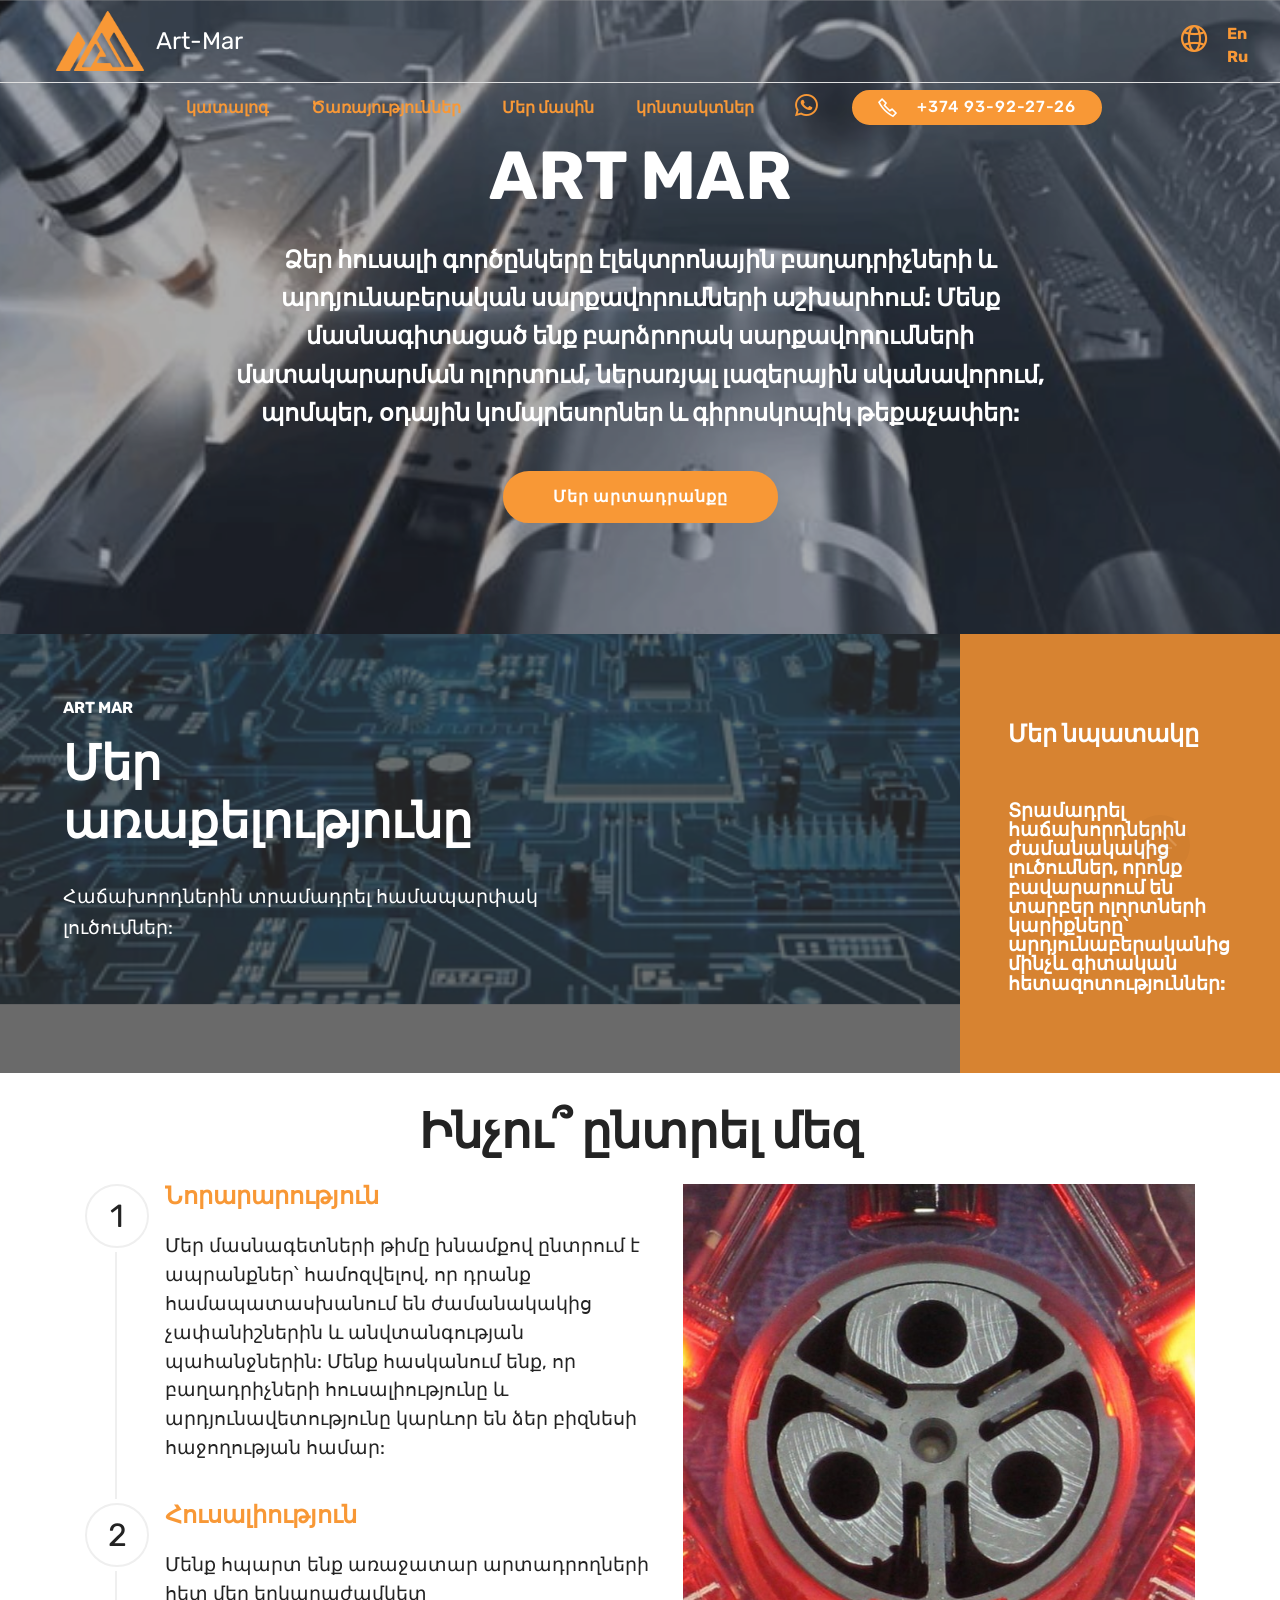
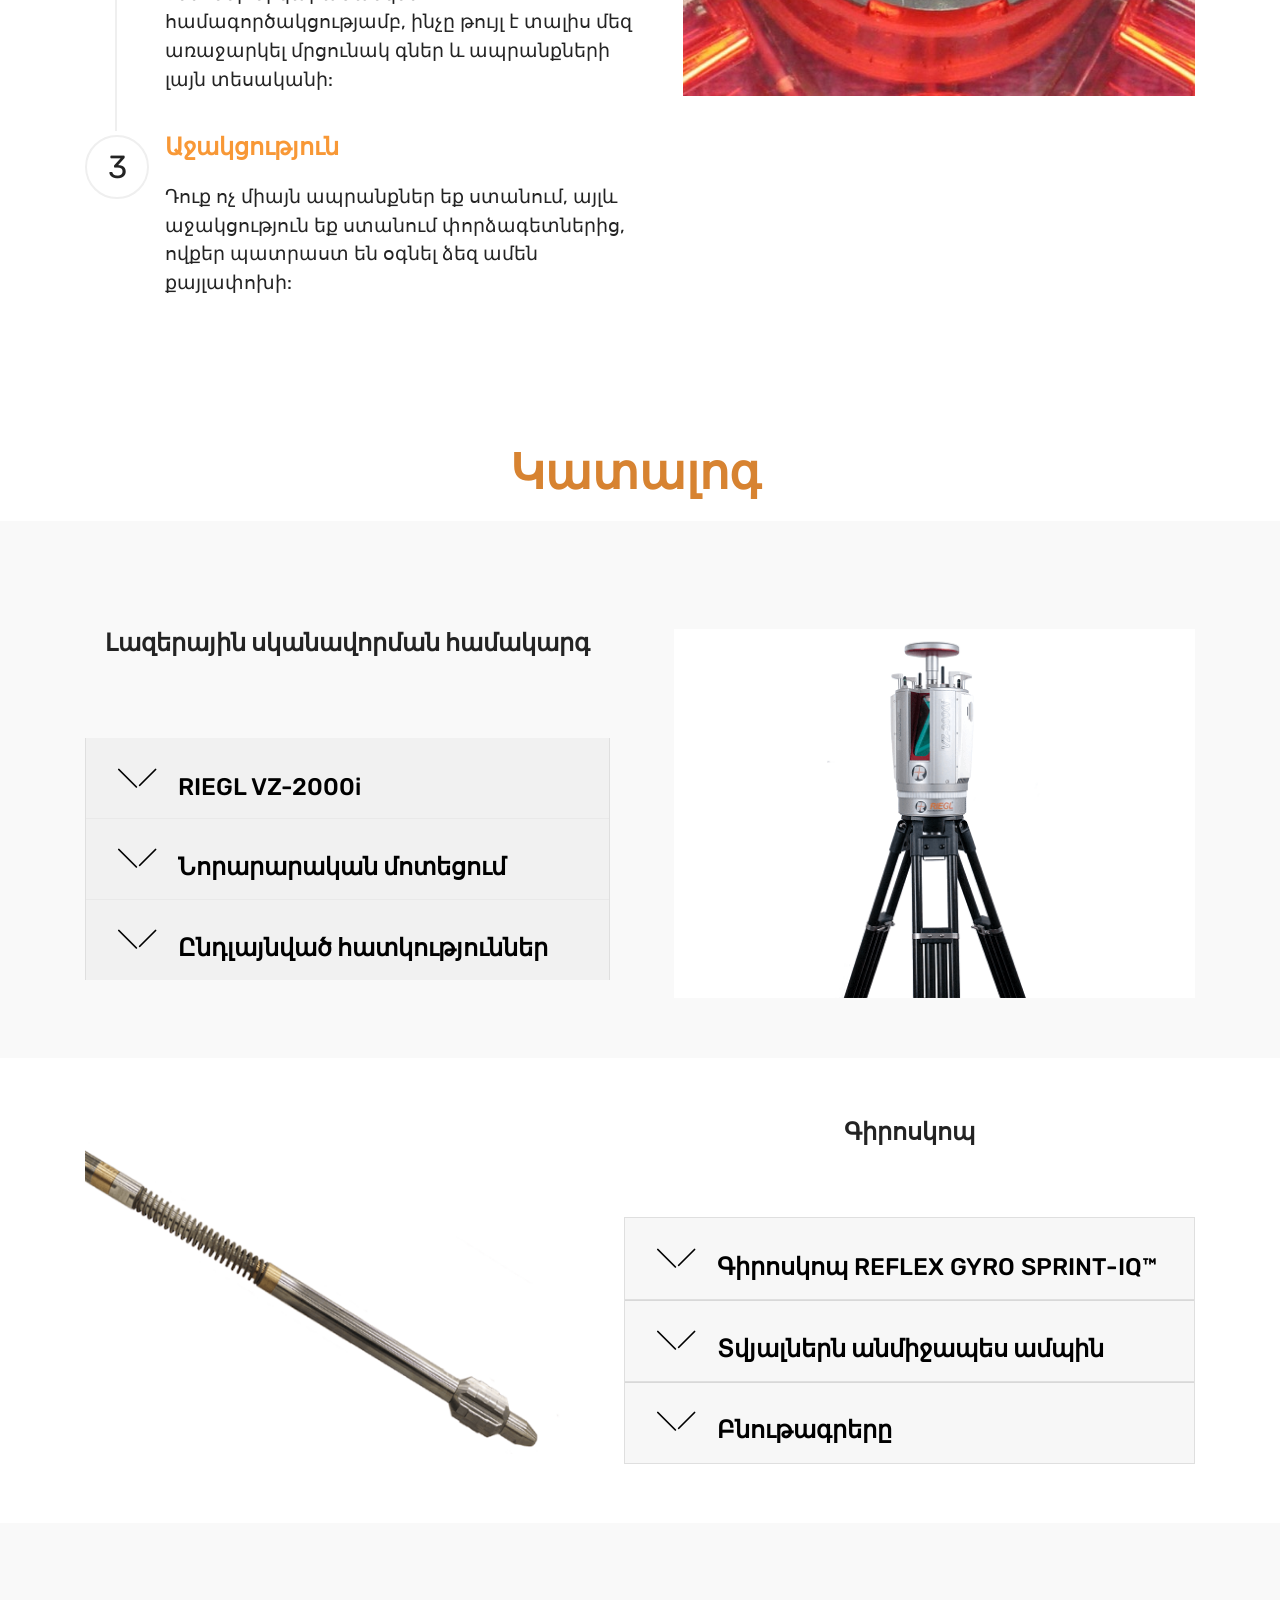
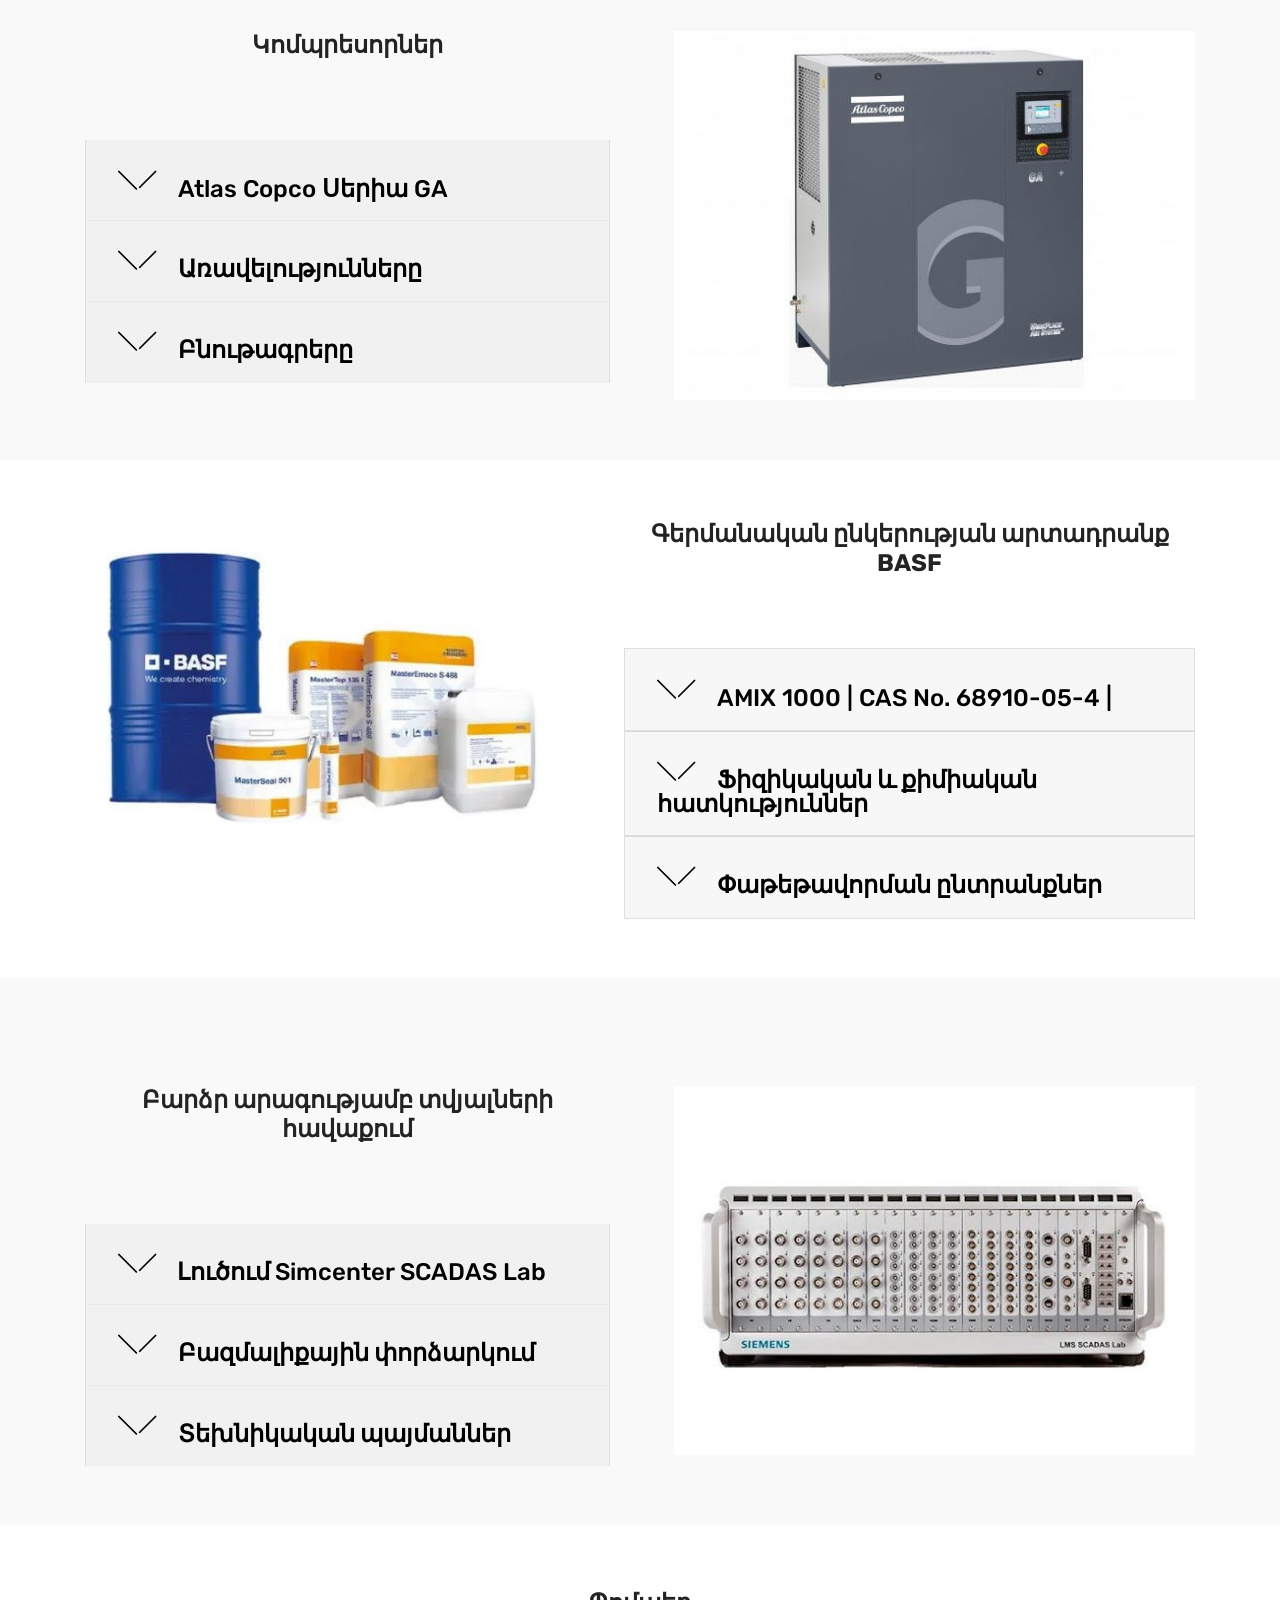
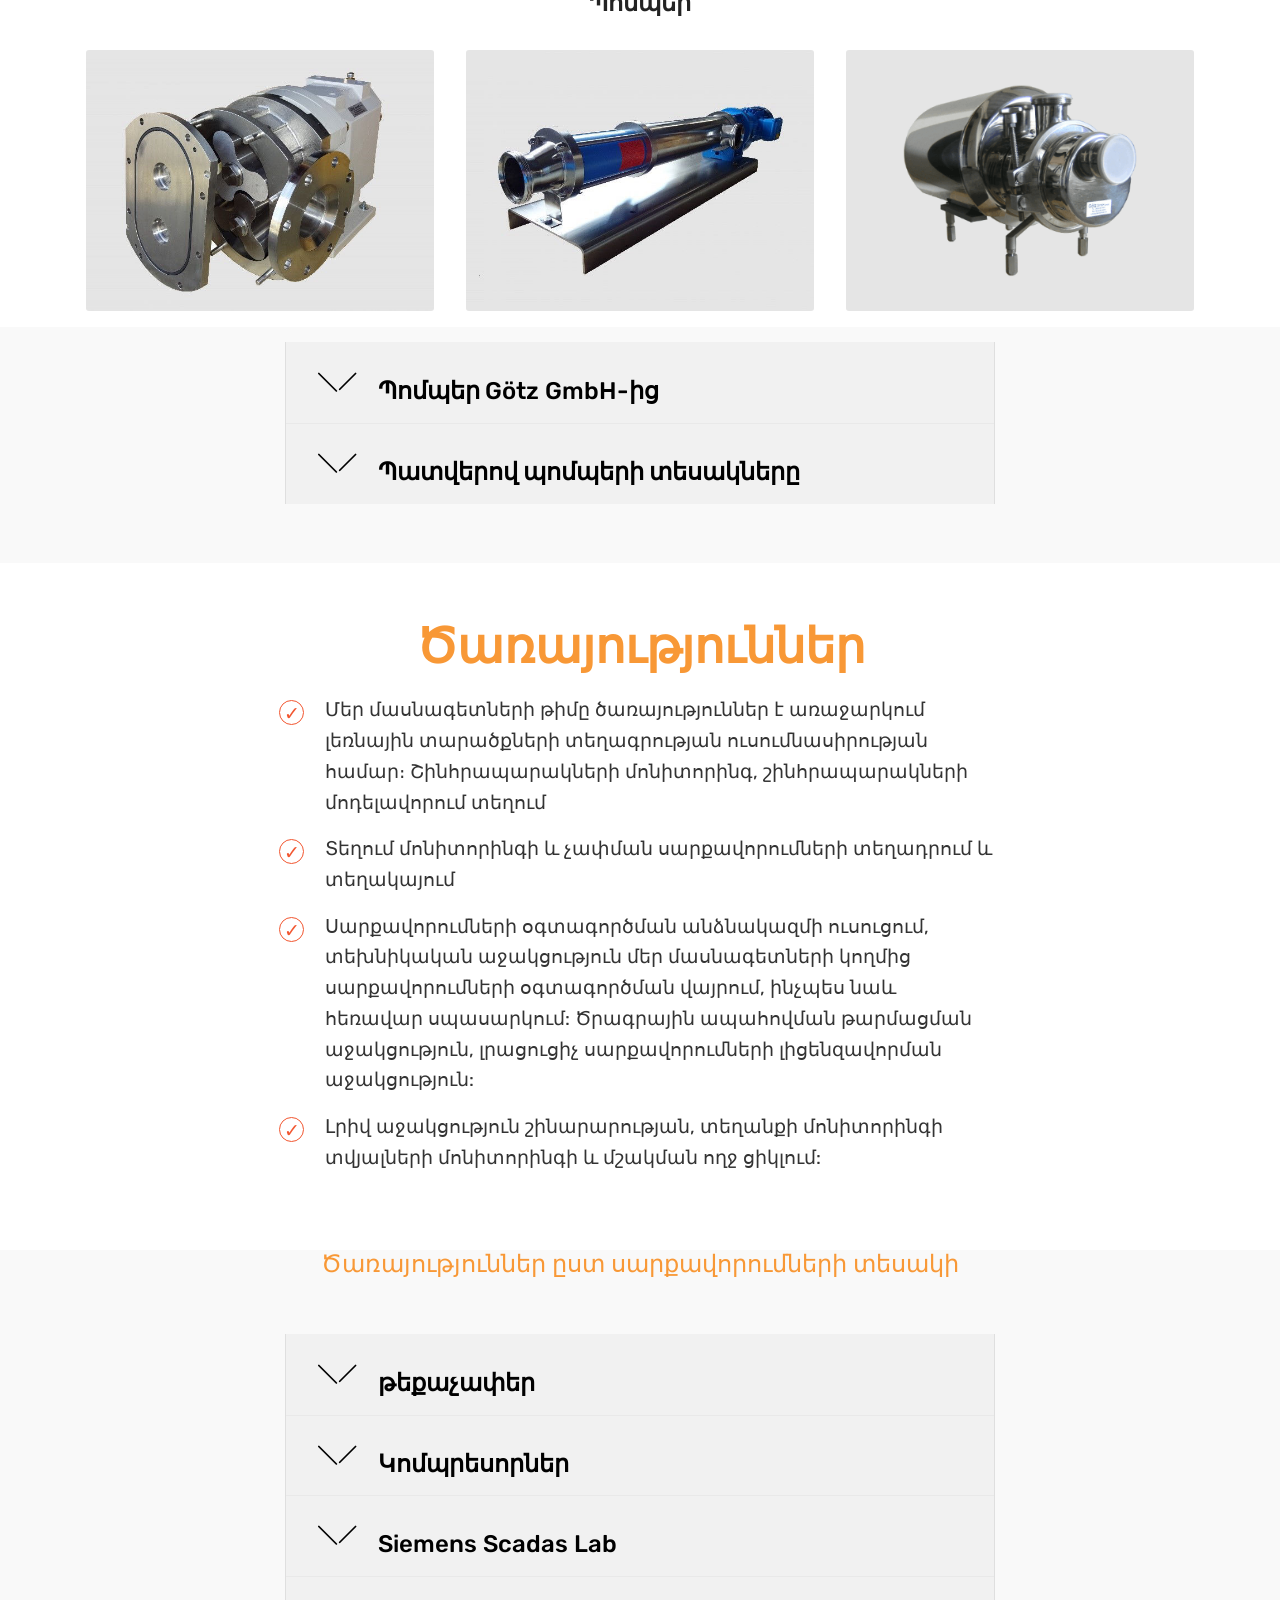
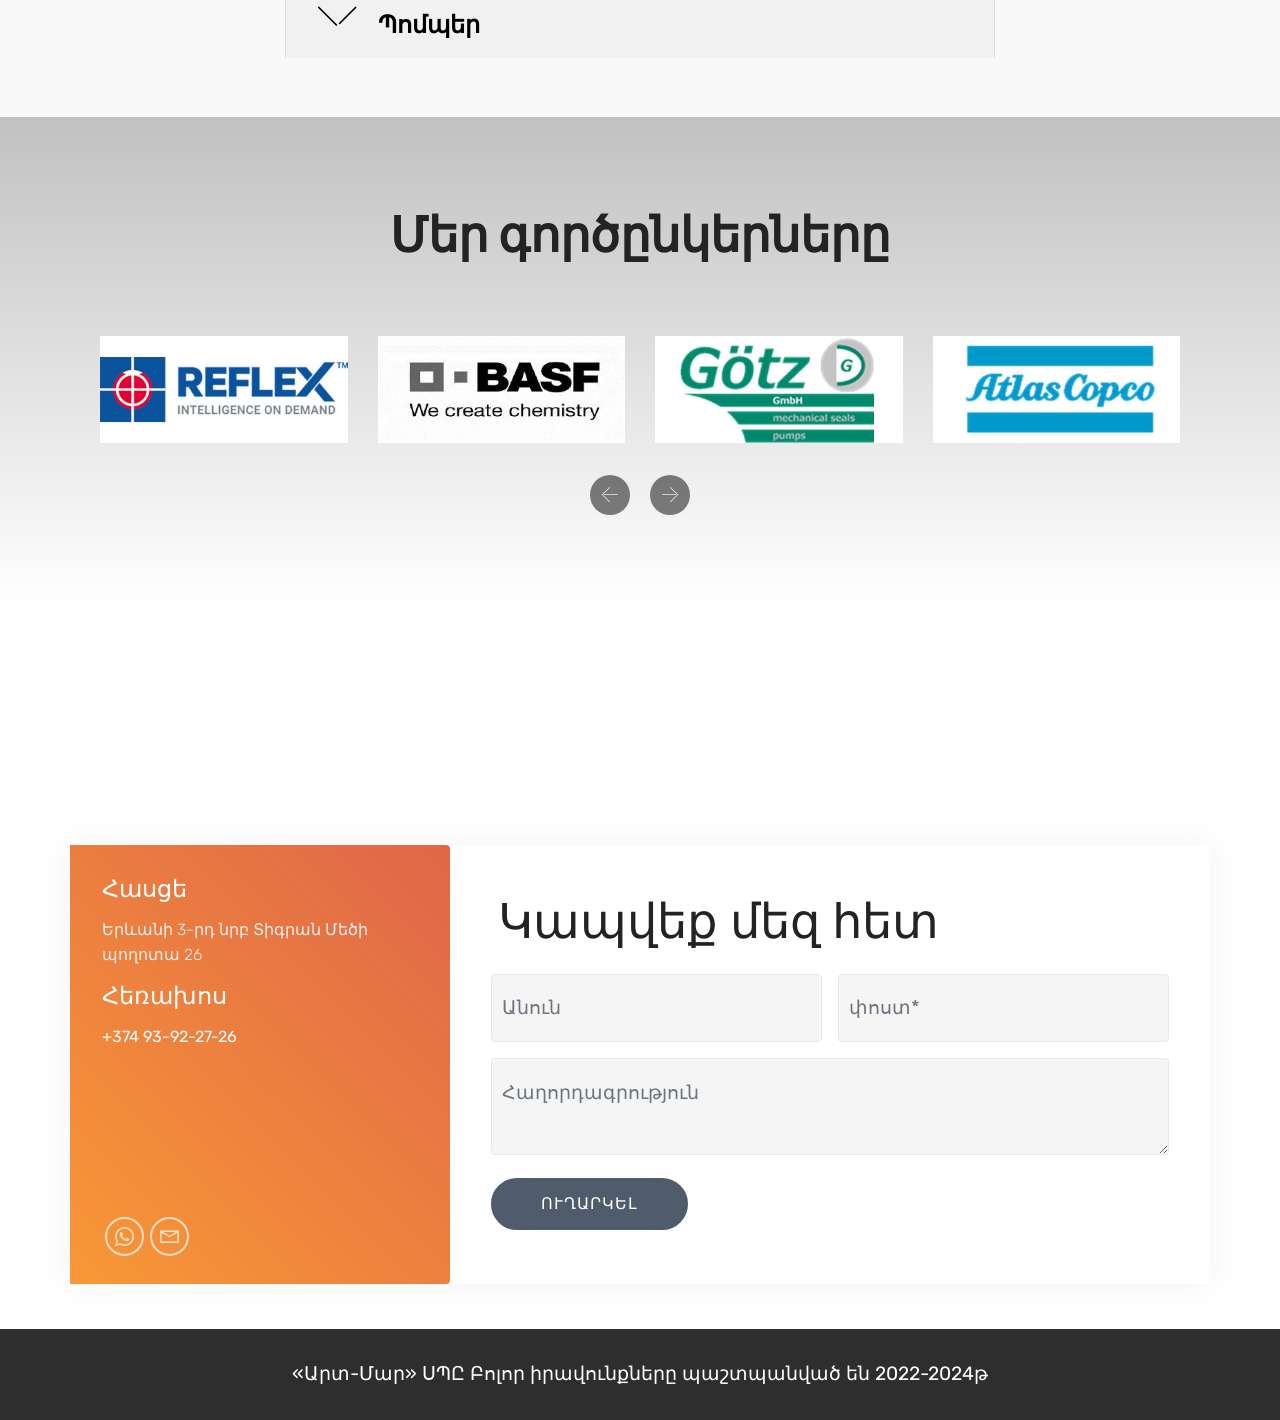
<file: index.html>
<!DOCTYPE html>
<html lang="hy">
<head>
  <!-- Site made with Mobirise Website Builder v5.8.0, https://mobirise.com -->
  <meta charset="UTF-8">
  <meta http-equiv="X-UA-Compatible" content="IE=edge">
  <meta name="generator" content="Mobirise v5.8.0, mobirise.com">
  <meta name="viewport" content="width=device-width, initial-scale=1, minimum-scale=1">
  <link rel="shortcut icon" href="assets/images/untitled-2-128x89.png" type="image/x-icon">
  <meta name="description" content="Գործընկեր էլեկտրոնային բաղադրիչների և արդյունաբերական սարքավորումների աշխարհում: Մենք մասնագիտացած ենք բարձրորակ սարքավորումների մատակարարման մեջ, ներառյալ լազերային սկանավորում, պոմպեր, օդային կոմպրեսորներ և գիրոսկոպիկ թեքաչափեր:">
  
  
  <title>ART MAR</title>
  <link rel="stylesheet" href="assets/web/assets/mobirise-icons2/mobirise2.css">
  <link rel="stylesheet" href="assets/web/assets/mobirise-icons/mobirise-icons.css">
  <link rel="stylesheet" href="assets/bootstrap/css/bootstrap.min.css">
  <link rel="stylesheet" href="assets/bootstrap/css/bootstrap-grid.min.css">
  <link rel="stylesheet" href="assets/bootstrap/css/bootstrap-reboot.min.css">
  <link rel="stylesheet" href="assets/animate-css/css/animate.css">
  <link rel="stylesheet" href="assets/animate-css/css/animate.compat.css">
  <link rel="stylesheet" href="assets/animate-css/css/animate.min.css">
  <link rel="stylesheet" href="assets/animate-css/css/animation_utility.css">
  <link rel="stylesheet" href="assets/tether/tether.min.css">
  <link rel="stylesheet" href="assets/dropdown/css/style.css">
  <link rel="stylesheet" href="assets/socicon/css/styles.css">
  <link rel="stylesheet" href="assets/theme/css/style.css">
  <link rel="preload" href="https://fonts.googleapis.com/css?family=Rubik:300,400,500,600,700,800,900,300i,400i,500i,600i,700i,800i,900i&display=swap" as="style" onload="this.onload=null;this.rel='stylesheet'">
  <noscript><link rel="stylesheet" href="https://fonts.googleapis.com/css?family=Rubik:300,400,500,600,700,800,900,300i,400i,500i,600i,700i,800i,900i&display=swap"></noscript>
  <link rel="preload" as="style" href="assets/mobirise/css/mbr-additional.css"><link rel="stylesheet" href="assets/mobirise/css/mbr-additional.css" type="text/css">

  
  
  
</head>
<body>
  
  <section class="animateMenu7 extMenu7 menu cid-uuNl1DZZaf" once="menu" id="animateMenu7-2f">

    

    <nav class="navbar navbar-dropdown align-items-center navbar-fixed-top navbar-toggleable-sm bg-color transparent">
        <div class="menu-content-top" id="topLine">
            <div class="menu-logo">
                <div class="navbar-brand">
                    <span class="navbar-logo">
                        
                            <img src="assets/images/untitled-2-121x84.png" alt="" style="height: 3.8rem;">
                        
                    </span>
                    <span class="navbar-caption-wrap"><a href="./" class="brand-link mbr-black text-white display-5">Art-Mar</a></span>
                </div>
            </div>
            <div class="menu-content-right">
                <div class="info-widget">
                    <a href="https://wa.me/37493922726"><span class="widget-icon mbr-iconfont mobi-mbri-globe-2 mobi-mbri" style="color: rgb(248, 152, 54); fill: rgb(248, 152, 54);"></span></a>
                    <div class="widget-content display-4">
                        <p class="widget-title mbr-fonts-style display-4"><a href="http://artmar.am/en" class="text-secondary text-primary"><strong>En</strong></a></p>
                        <p class="widget-text mbr-fonts-style display-4"><a href="http://artmar.am/ru" class="text-secondary text-primary"><strong>Ru</strong></a></p>
                    </div>
                </div>
                
                
            </div>
            <button class="navbar-toggler " type="button" data-toggle="collapse" data-target="#navbarSupportedContent, #topLine" aria-controls="navbarSupportedContent" aria-expanded="false" aria-label="Toggle navigation">
                <div class="hamburger">
                    <span></span>
                    <span></span>
                    <span></span>
                    <span></span>
                </div>
            </button>
        </div>
        <div class="menu-bottom">
            <div class="collapse navbar-collapse" id="navbarSupportedContent">
                <ul class="navbar-nav nav-dropdown js-float-line" data-app-modern-menu="true"><li class="nav-item">
                        <a class="nav-link link mbr-black text-secondary display-4" href="index.html#content4-22"><strong>կատալոգ</strong><br></a>
                    </li><li class="nav-item">
                        <a class="nav-link link mbr-black text-secondary display-4" href="index.html#content4-2a"><strong>Ծառայություններ</strong><br></a>
                    </li>
                    <li class="nav-item">
                        <a class="nav-link link mbr-black text-secondary display-4" href="index.html#step3-4"><strong>Մեր մասին</strong><br></a>
                    </li>
                    
                    <li class="nav-item">
                        <a class="nav-link link mbr-black text-secondary display-4" href="index.html#animateForm8-1k"><strong>կոնտակտներ</strong><br></a>
                    </li><li class="nav-item"><a class="nav-link link mbr-black text-secondary text-primary display-4" href="https://wa.me/37493922726"><span class="socicon socicon-whatsapp mbr-iconfont mbr-iconfont-btn" style="color: rgb(248, 152, 54);"></span></a></li></ul>
                <div class="navbar-buttons mbr-section-btn"><a class="btn btn-sm btn-secondary display-4" href="tel:+374 93-92-27-26"><span class="mobi-mbri mobi-mbri-phone mbr-iconfont mbr-iconfont-btn">&nbsp;</span>+374 93-92-27-26<br></a></div>
            </div>
        </div>
    </nav>
</section>

<section class="header1 cid-twp7BubWns mbr-parallax-background" id="header16-2">

    

    <div class="mbr-overlay" style="opacity: 0.4; background-color: rgb(51, 51, 51);">
    </div>

    <div class="container">
        <div class="row justify-content-md-center">
            <div class="col-md-10 align-center">
                <h1 class="mbr-section-title mbr-bold pb-3 mbr-fonts-style display-1">
                    АRT MAR</h1>
                
                <p class="mbr-text pb-3 mbr-fonts-style display-5"><strong>Ձեր հուսալի գործընկերը էլեկտրոնային բաղադրիչների և արդյունաբերական սարքավորումների աշխարհում: Մենք մասնագիտացած ենք բարձրորակ սարքավորումների մատակարարման&nbsp;ոլորտում, ներառյալ լազերային սկանավորում, պոմպեր, օդային կոմպրեսորներ և գիրոսկոպիկ թեքաչափեր:</strong></p>
                <div class="mbr-section-btn"><a class="btn btn-md btn-secondary display-4" href="index.html#content4-22"><strong>Մեր արտադրանքը</strong></a></div>
            </div>
        </div>
    </div>

</section>

<section class="animateFeatures44 extFeatures cid-utUwN54ZPF mbr-parallax-background" id="animateFeatures44-1w">

    
    <div class="mbr-overlay" style="opacity: 0.7; background-color: rgb(51, 51, 51);">
    </div>
    <div class="container-fluid fadeIn scrollanimation animate__animated animate__delay-0s animate__duration-0s animate__slower animate__repeat-1">
        <div class="row">
            <div class="col-lg-6 col-md-12 align-left">
                <div class="content-block">
                    <h3 class="mbr-section-subtitle mbr-regular mbr-black pb-2 mbr-fonts-style display-4"><strong>АRT MAR</strong></h3>
                    <h2 class="mbr-section-title mbr-semibold mbr-black pb-4 mbr-fonts-style display-2"><strong>Մեր առաքելությունը</strong></h2>
                    <p class="mbr-text mbr-black mbr-regular mbr-light mbr-fonts-style display-7">Հաճախորդներին տրամադրել համապարփակ լուծումներ:<br></p>
                    
                </div>
            </div>

            <div class="col-lg-6 col-md-12 col align-left">
                <div class="row h-100">
                    <div class="wrap">
                        <div class="overlay"></div>
                        <div class="img-content"></div>
                        <div class="box-content">
                            <div class="content-box">
                                <h4 class="box-title2 mbr-medium mbr-white pb-2 mbr-fonts-style display-5"><br><strong>Մեր նպատակը</strong></h4>
                                <h3 class="box-text2 mbr-regular mbr-white pb-2 mbr-fonts-style display-7"><br><br><strong>Տրամադրել հաճախորդներին ժամանակակից լուծումներ, որոնք բավարարում են տարբեր ոլորտների կարիքները՝ արդյունաբերականից մինչև գիտական ​​հետազոտություններ:</strong></h3>
                            </div>
                        </div>
                    </div>
                </div>
            </div>
        </div>
    </div>
</section>

<section class="step3 cid-twpafjg8yU" id="step3-4">

    

    
    
    <div class="container">
        <h2 class="mbr-section-title pb-3 mbr-fonts-style align-center display-2"><strong>Ինչու՞ ընտրել մեզ</strong></h2>
        
        <div class="media-container-row">
            <div class="media-block" style="width: 49%;">
                <div class="mbr-figure">
                    <img src="assets/images/rlg-scaled-2-1023x724.jpeg" alt="">
                </div>
            </div>
            <div class="step-container">
                <div class="card separline pb-4">
                    <div class="step-element d-flex">
                        <div class="step-wrapper pr-3">
                            <div class="step d-flex align-items-center justify-content-center">
                                1
                            </div>
                        </div>          
                        <div class="step-text-content">
                            <h4 class="mbr-step-title pb-3 mbr-fonts-style display-5"><strong>Նորարարություն</strong></h4>
                            <p class="mbr-step-text mbr-fonts-style display-7">Մեր մասնագետների թիմը խնամքով ընտրում է ապրանքներ՝ համոզվելով, որ դրանք համապատասխանում են ժամանակակից չափանիշներին և անվտանգության պահանջներին: Մենք հասկանում ենք, որ բաղադրիչների հուսալիությունը և արդյունավետությունը կարևոր են ձեր բիզնեսի հաջողության համար:<br></p>
                        </div>
                    </div>
                </div>

                <div class="card separline pb-4">
                    <div class="step-element d-flex">
                        <div class="step-wrapper pr-3">
                            <div class="step d-flex align-items-center justify-content-center">
                                2
                            </div>
                        </div>          
                        <div class="step-text-content">
                            <h4 class="mbr-step-title pb-3 mbr-fonts-style display-5"><strong>Հուսալիություն</strong></h4>
                            <p class="mbr-step-text mbr-fonts-style display-7">Մենք հպարտ ենք առաջատար արտադրողների հետ մեր երկարաժամկետ համագործակցությամբ, ինչը թույլ է տալիս մեզ առաջարկել մրցունակ գներ և ապրանքների լայն տեսականի:<br></p>
                        </div>
                    </div>
                </div>

                <div class="card">
                    <div class="step-element d-flex">
                        <div class="step-wrapper pr-3">
                            <div class="step d-flex align-items-center justify-content-center">
                                3
                            </div>
                        </div>          
                        <div class="step-text-content">
                            <h4 class="mbr-step-title pb-3 mbr-fonts-style display-5"><strong>Աջակցություն</strong></h4>
                            <p class="mbr-step-text mbr-fonts-style display-7">Դուք ոչ միայն ապրանքներ եք ստանում, այլև աջակցություն եք ստանում փորձագետներից, ովքեր պատրաստ են օգնել ձեզ ամեն քայլափոխի:</p>
                        </div>
                    </div>
                </div>

                

                

                

                

                

                
            </div>
        </div>
    </div>
</section>

<section class="mbr-section content4 cid-utUIj5cGwU" id="content4-22">

    

    <div class="container">
        <div class="media-container-row">
            <div class="title col-12 col-md-8">
                <h2 class="align-center pb-3 mbr-fonts-style display-2"><strong>
                    Կատալոգ&nbsp;</strong></h2>
                
                
            </div>
        </div>
    </div>
</section>

<section class="accordion2 cid-utTZtPCnCN" id="accordion2-1n">

    


    
    <div class="container">
        <div class="media-container-row pt-5">
            <div class="accordion-content">
                <h2 class="mbr-section-title align-center pb-3 mbr-fonts-style display-5"><strong>Լազերային սկանավորման համակարգ</strong></h2>
                
                <div id="bootstrap-accordion_5" class="panel-group accordionStyles accordion pt-5 mt-3" role="tablist" aria-multiselectable="true">
                        <div class="card">
                            <div class="card-header" role="tab" id="headingOne">
                                <a role="button" class="collapsed panel-title text-black" data-toggle="collapse" data-core="" href="#collapse1_5" aria-expanded="false" aria-controls="collapse1">
                                    <h4 class="mbr-fonts-style display-5">
                                        <span class="sign mbr-iconfont mbri-arrow-down inactive"></span>&nbsp;RIEGL VZ-2000i</h4>
                                </a>
                            </div>
                            <div id="collapse1_5" class="panel-collapse noScroll collapse" role="tabpanel" aria-labelledby="headingOne" data-parent="#bootstrap-accordion_5">
                                <div class="panel-body p-4">
                                    <p class="mbr-fonts-style panel-text display-7">
                                       Հիմնվելով RIEGL-ի հեռանկարային, նորարարական մշակման ճարտարապետության, ինտերնետ կապի և LiDAR ալիքային ձևերի մշակման վերջին տեխնոլոգիայի վրա՝ RIEGL VZ-2000i Long Range 3D լազերային սկանավորման համակարգը համատեղում է դաշտում օգտագործման հեշտությունը տվյալների արագ և բարձր ճշգրտության ձեռքբերման հետ:</p>
                                </div>
                            </div>
                        </div>
                
                        <div class="card">
                            <div class="card-header" role="tab" id="headingTwo">
                                <a role="button" class="collapsed panel-title text-black" data-toggle="collapse" data-core="" href="#collapse2_5" aria-expanded="false" aria-controls="collapse2">
                                    <h4 class="mbr-fonts-style mbr-fonts-style display-5">
                                        <span class="sign mbr-iconfont mbri-arrow-down inactive"></span>&nbsp;<strong>Նորարարական մոտեցում</strong></h4>
                                </a>
                                
                            </div>
                            <div id="collapse2_5" class="panel-collapse noScroll collapse" role="tabpanel" aria-labelledby="headingTwo" data-parent="#bootstrap-accordion_5">
                                <div class="panel-body p-4">
                                    <p class="mbr-fonts-style panel-text display-7">
                                       Մշակման նոր ճարտարապետությունը թույլ է տալիս տարբեր ֆոնային առաջադրանքներ (օրինակ՝ կետային ամպի գրանցում, աշխարհագրանցում, կողմնորոշում ներկառուցված իներցիոն չափման միավորի միջոցով և այլն) կատարել նավի վրա՝ սկանավորման և պատկերի տվյալների միաժամանակյա ձեռքբերմանը: </p>
                                </div>
                            </div>
                        </div>
                
                        <div class="card">
                            <div class="card-header" role="tab" id="headingThree">
                                <a role="button" class="collapsed panel-title text-black" data-toggle="collapse" data-core="" href="#collapse3_5" aria-expanded="false" aria-controls="collapse3">
                                    <h4 class="mbr-fonts-style display-5">
                                        <span class="sign mbr-iconfont mbri-arrow-down inactive"></span>&nbsp;<strong>Ընդլայնված հատկություններ</strong></h4>
                                </a>
                            </div>
                            <div id="collapse3_5" class="panel-collapse noScroll collapse" role="tabpanel" aria-labelledby="headingThree" data-parent="#bootstrap-accordion_5">
                                <div class="panel-body p-4">
                                    <p class="mbr-fonts-style panel-text display-7">Սկաների ծրագրային բաղադրիչների ամբողջական փաստաթղթավորումը, որը հասանելի է անմիջապես RIEGL VZ-2000i-ում, հուսալի հիմք է տալիս ստեղծել ձեր սեփական Python հավելվածները՝ սկաների ֆունկցիոնալությունը ընդլայնելու համար:</p>
                                </div>
                            </div>
                        </div>
                
                        
                
                        
                
                        
                </div>
            </div>
            <div class="mbr-figure" style="width: 105%;">
                    <img src="assets/images/laser-530x375.png" alt="">
            </div>
        </div>
    </div>
</section>

<section class="toggle2 cid-utTZKrBmK6" id="toggle2-1o">
    
        

    
        <div class="container">
            <div class="media-container-row">
                    <div class="toggle-content">
                        <h2 class="mbr-section-title pb-3 align-left mbr-fonts-style display-5"><strong>Գիրոսկոպ</strong></h2>
                        
                        <div id="bootstrap-toggle" class="toggle-panel accordionStyles tab-content pt-5 mt-2">
                            <div class="card">
                                <div class="card-header" role="tab" id="headingOne">
                                    <a role="button" class="collapsed panel-title text-black" data-toggle="collapse" data-core="" href="#collapse1_6" aria-expanded="false" aria-controls="collapse1">
                                        <h4 class="mbr-fonts-style display-5">
                                            <span class="sign mbr-iconfont mbri-arrow-down inactive"></span>&nbsp;<strong>Գիրոսկոպ</strong> REFLEX GYRO SPRINT-IQ™</h4>
                                    </a>
                                </div>
                                <div id="collapse1_6" class="panel-collapse noScroll collapse" role="tabpanel" aria-labelledby="headingOne">
                                    <div class="panel-body p-4">
                                        <p class="mbr-fonts-style panel-text display-7">Գործում է շարունակական, մեկ, բազմակի և հաշվառման ռեժիմներով և ապահովում է հետազոտության բարձր ճշգրիտ տվյալներ մինչև 3 անգամ ավելի արագ, քան ներկայումս օգտագործվող գիրոսկոպները:</p>
                                    </div>
                                </div>
                            </div>
                            <div class="card">
                                <div class="card-header" role="tab" id="headingTwo">
                                    <a role="button" class="collapsed panel-title text-black" data-toggle="collapse" data-core="" href="#collapse2_6" aria-expanded="false" aria-controls="collapse2">
                                        <h4 class="mbr-fonts-style display-5">
                                            <span class="sign mbr-iconfont mbri-arrow-down inactive"></span>&nbsp;<strong>Տվյալներն անմիջապես ամպին</strong></h4>
                                    </a>
                                </div>
                                <div id="collapse2_6" class="panel-collapse noScroll collapse" role="tabpanel" aria-labelledby="headingTwo">
                                    <div class="panel-body p-4">
                                        <p class="mbr-fonts-style panel-text display-7">
                                           REFLEX GYRO SPRINT-IQ™-ը, որը կարող է հետազոտել ցանկացած անկյան տակ, լավ հարմարեցված է ստորգետնյա և վերգետնյա հորատման համար օգտակար հանածոների հետախուզման ոլորտում: Հորատման օպերատորների հետ սերտորեն համագործակցելով՝ REFLEX-ը մշակել է ունիվերսալ ներքևում, որպեսզի REFLEX GYRO SPRINT-IQ™-ը հնարավոր լինի օգտագործել բոլոր ստանդարտ RC և ադամանդե միջուկային փորվածքներում:</p>
                                    </div>
                                </div>
                            </div>
                            <div class="card">
                                <div class="card-header" role="tab" id="headingThree">
                                    <a role="button" class="collapsed panel-title text-black" data-toggle="collapse" data-core="" href="#collapse3_6" aria-expanded="true" aria-controls="collapse3">
                                        <h4 class="mbr-fonts-style display-5">
                                            <span class="sign mbr-iconfont mbri-arrow-down inactive"></span>&nbsp;<strong>Բնութագրերը</strong></h4>
                                    </a>
                                </div>
                                <div id="collapse3_6" class="panel-collapse noScroll collapse" role="tabpanel" aria-labelledby="headingThree">
                                    <div class="panel-body p-4">
                                        <p class="mbr-fonts-style panel-text display-7">- Արտաքին տրամագիծը 42,5 մմ: Երկարությունը 1400 մմ ներառյալ մարտկոցը*<br>- Քաշը 8 կգ ներառյալ մարտկոցը*<br>- Աշխատանքային պայմաններ Ջերմաստիճանը 0ºC-ից +70ºC (32ºF-ից +158ºF)<br>- Խորությունը 6000 psi (3000 մ քաղցրահամ ջուր)<br>- հարվածային բեռը 500 գ (ներառյալ սուզանավը)<br>- Բնութագրեր Ազիմուտ +/- 1º ** ընկղմում +/- 0. 3º<br>- Overview Մեկ և բազմաֆունկցիոնալ ռեժիմներ, շարունակական ռեժիմ<br>- Արտահանել CSV տվյալները<br>- Նկարահանման ժամանակը &gt;50 մ/րոպե, շարունակական<br>- Մարտկոցներ Type Ni-MH: Վերալիցքավորվող։ Աշխատանքային ժամանակը յուրաքանչյուրը 15 ժամ է: Հնարավոր է փոխարինել դաշտում։ Ներառված է 2 մարտկոց<br>- Տվյալների քանակությունը 11 ժամ շարունակական աշխատանք<br>- Արտահանեք USB և WiFi տվյալները CSV ձևաչափով<br></p>
                                    </div>
                                </div>
                            </div>
                            
                            
                            
                        </div>
                    </div>
                <div class="mbr-figure" style="width: 89%;">
                     <img src="assets/images/hiriscope-530x375.png" alt="">
                </div>
            </div>
        </div>
</section>

<section class="accordion2 cid-utTZLObnFg" id="accordion2-1p">

    


    
    <div class="container">
        <div class="media-container-row pt-5">
            <div class="accordion-content">
                <h2 class="mbr-section-title align-center pb-3 mbr-fonts-style display-5"><strong>
                        Կոմպրեսորներ</strong></h2>
                
                <div id="bootstrap-accordion_7" class="panel-group accordionStyles accordion pt-5 mt-3" role="tablist" aria-multiselectable="true">
                        <div class="card">
                            <div class="card-header" role="tab" id="headingOne">
                                <a role="button" class="collapsed panel-title text-black" data-toggle="collapse" data-core="" href="#collapse1_7" aria-expanded="false" aria-controls="collapse1">
                                    <h4 class="mbr-fonts-style display-5">
                                        <span class="sign mbr-iconfont mbri-arrow-down inactive"></span>&nbsp;Atlas Copco <strong>Սերիա</strong> GA</h4>
                                </a>
                            </div>
                            <div id="collapse1_7" class="panel-collapse noScroll collapse" role="tabpanel" aria-labelledby="headingOne" data-parent="#bootstrap-accordion_7">
                                <div class="panel-body p-4">
                                    <p class="mbr-fonts-style panel-text display-7">Օրիգինալ յուղազերծ պտուտակային կոմպրեսորներ և բաղադրիչներ Atlas Copco GA Series մինչև 250 կՎտ<br>Atlas Copco-ի կոմպրեսորները սեղմված օդի որակով և ավելին առաջ են բոլոր մրցակիցների մոդելներից: Այս շվեյցարացի արտադրողը կարողացավ ստեղծել այնպիսի սարքավորումներ, որոնք երբեք չեն խափանում:<br></p>
                                </div>
                            </div>
                        </div>
                
                        <div class="card">
                            <div class="card-header" role="tab" id="headingTwo">
                                <a role="button" class="collapsed panel-title text-black" data-toggle="collapse" data-core="" href="#collapse2_7" aria-expanded="false" aria-controls="collapse2">
                                    <h4 class="mbr-fonts-style mbr-fonts-style display-5">
                                        <span class="sign mbr-iconfont mbri-arrow-down inactive"></span> <strong>Առավելությունները
                                    </strong></h4>
                                </a>
                                
                            </div>
                            <div id="collapse2_7" class="panel-collapse noScroll collapse" role="tabpanel" aria-labelledby="headingTwo" data-parent="#bootstrap-accordion_7">
                                <div class="panel-body p-4">
                                    <p class="mbr-fonts-style panel-text display-7">- առավելագույն էներգիայի արդյունավետություն<br>- սպասարկման միջև երկար ընդմիջումներ<br>- ցածր աղմուկի մակարդակ<br>- ոչ մի թրթռում<br>- բնապահպանական անվտանգություն<br>- 150 տարվա ապրանքանիշի պատմություն<br>- հուսալի շահագործում նույնիսկ բարդ կլիմայական պայմաններում<br></p>
                                </div>
                            </div>
                        </div>
                
                        <div class="card">
                            <div class="card-header" role="tab" id="headingThree">
                                <a role="button" class="collapsed panel-title text-black" data-toggle="collapse" data-core="" href="#collapse3_7" aria-expanded="false" aria-controls="collapse3">
                                    <h4 class="mbr-fonts-style display-5">
                                        <span class="sign mbr-iconfont mbri-arrow-down inactive"></span>&nbsp;<strong>Բնութագրերը</strong></h4>
                                </a>
                            </div>
                            <div id="collapse3_7" class="panel-collapse noScroll collapse" role="tabpanel" aria-labelledby="headingThree" data-parent="#bootstrap-accordion_7">
                                <div class="panel-body p-4">
                                    <p class="mbr-fonts-style panel-text display-7">- ճնշում 3-ից 40 բար<br>- արտադրողականությունը 0,4-ից մինչև 100 մ3/րոպե:<br>- հզորությունը 2,2-ից մինչև 500 կՎտ<br></p>
                                </div>
                            </div>
                        </div>
                
                        
                
                        
                
                        
                </div>
            </div>
            <div class="mbr-figure" style="width: 105%;">
                    <img src="assets/images/kompressor-530x375.jpg" alt="">
            </div>
        </div>
    </div>
</section>

<section class="toggle2 cid-utTZMn1sm5" id="toggle2-1q">
    
        

    
        <div class="container">
            <div class="media-container-row">
                    <div class="toggle-content">
                        <h2 class="mbr-section-title pb-3 align-left mbr-fonts-style display-5"><strong>Գերմանական ընկերության արտադրանք BASF</strong></h2>
                        
                        <div id="bootstrap-toggle" class="toggle-panel accordionStyles tab-content pt-5 mt-2">
                            <div class="card">
                                <div class="card-header" role="tab" id="headingOne">
                                    <a role="button" class="collapsed panel-title text-black" data-toggle="collapse" data-core="" href="#collapse1_8" aria-expanded="false" aria-controls="collapse1">
                                        <h4 class="mbr-fonts-style display-5">
                                            <span class="sign mbr-iconfont mbri-arrow-down inactive"></span>&nbsp;AMIX 1000 | CAS No. 68910-05-4 |</h4>
                                    </a>
                                </div>
                                <div id="collapse1_8" class="panel-collapse noScroll collapse" role="tabpanel" aria-labelledby="headingOne">
                                    <div class="panel-body p-4">
                                        <p class="mbr-fonts-style panel-text display-7">
                                           AMIX 1000-ը բաղադրիչ է, որն օգտագործվում է ասֆալտային խառնուրդների այսպես կոչված «ծայրահեղ ճնշման» հավելումներում: Այս հավելումները նպաստում են ասֆալտի հանքային և բիտումային բաղադրիչների միջև կպչունությանը: Բացի այդ, AMIX 1000-ը ներառված է վառելիքի և քսանյութերի և էպոքսիդային կարծրացուցիչ համակարգերի հավելումների մեջ, ինչպես նաև ծառայում է որպես կոռոզիայի արգելակիչ քիմիական արդյունաբերության տարբեր կիրառություններում: </p>
                                    </div>
                                </div>
                            </div>
                            <div class="card">
                                <div class="card-header" role="tab" id="headingTwo">
                                    <a role="button" class="collapsed panel-title text-black" data-toggle="collapse" data-core="" href="#collapse2_8" aria-expanded="false" aria-controls="collapse2">
                                        <h4 class="mbr-fonts-style display-5">
                                            <span class="sign mbr-iconfont mbri-arrow-down inactive"></span>&nbsp;<strong>Ֆիզիկական և քիմիական հատկություններ&nbsp;</strong></h4>
                                    </a>
                                </div>
                                <div id="collapse2_8" class="panel-collapse noScroll collapse" role="tabpanel" aria-labelledby="headingTwo">
                                    <div class="panel-body p-4">
                                        <p class="mbr-fonts-style panel-text display-7">Վիճակը՝ հեղուկ<br>Ձևը՝ բարձր մածուցիկ, հեղուկ<br>Գույնը՝ սաթ մուգ շագանակագույն<br>Հոտը՝ ամինման, թունավոր, եթե ներշնչվի Հալման ջերմաստիճանը՝ մոտ -30 °C<br>Եռման միջակայք՝ 236 - 310 °C (1,013 hPa) Դյուրավառություն՝ ոչ դյուրավառ<br>Բոցավառման ջերմաստիճանը՝ 357 °C (DIN EN 14522) Ջերմային տարրալուծումը՝ 335 °C, 200 կՋ/կգ (DDK (DIN 51007)):<br>Դա ինքնանվաստացնող նյութ չէ։<br>Լուծելիությունը ջրի մեջ՝ խառնելի (20 °C) Հարաբերական խտություն՝ 1,0316 (20 °C) (OECD ուղեցույց 109)<br>Խտություն՝ 1,034 գ/սմ3 (20 °C)<br>Գոլորշիների հարաբերական խտություն (օդ)՝ &gt; 1 (20 °C) ավելի ծանր, քան օդը:<br>Նյութը/արտադրանքը դրվում է շուկայում կամ օգտագործվում է ոչ պինդ կամ հատիկավոր վիճակում։<br></p>
                                    </div>
                                </div>
                            </div>
                            <div class="card">
                                <div class="card-header" role="tab" id="headingThree">
                                    <a role="button" class="collapsed panel-title text-black" data-toggle="collapse" data-core="" href="#collapse3_8" aria-expanded="true" aria-controls="collapse3">
                                        <h4 class="mbr-fonts-style display-5">
                                            <span class="sign mbr-iconfont mbri-arrow-down inactive"></span>&nbsp;<strong>Փաթեթավորման ընտրանքներ</strong>&nbsp;</h4>
                                    </a>
                                </div>
                                <div id="collapse3_8" class="panel-collapse noScroll collapse" role="tabpanel" aria-labelledby="headingThree">
                                    <div class="panel-body p-4">
                                        <p class="mbr-fonts-style panel-text display-7">1 կգ ապակե շիշ<br>200 կգ պողպատե թմբուկներ<br></p>
                                    </div>
                                </div>
                            </div>
                            
                            
                            
                        </div>
                    </div>
                <div class="mbr-figure" style="width: 89%;">
                     <img src="assets/images/chemistry-530x375.jpg" alt="">
                </div>
            </div>
        </div>
</section>

<section class="accordion2 cid-utTZNjbxmX" id="accordion2-1r">

    


    
    <div class="container">
        <div class="media-container-row pt-5">
            <div class="accordion-content">
                <h2 class="mbr-section-title align-center pb-3 mbr-fonts-style display-5"><strong>Բարձր արագությամբ տվյալների հավաքում</strong></h2>
                
                <div id="bootstrap-accordion_9" class="panel-group accordionStyles accordion pt-5 mt-3" role="tablist" aria-multiselectable="true">
                        <div class="card">
                            <div class="card-header" role="tab" id="headingOne">
                                <a role="button" class="collapsed panel-title text-black" data-toggle="collapse" data-core="" href="#collapse1_9" aria-expanded="false" aria-controls="collapse1">
                                    <h4 class="mbr-fonts-style display-5">
                                        <span class="sign mbr-iconfont mbri-arrow-down inactive"></span><strong>&nbsp;Լուծում </strong>Simcenter SCADAS Lab&nbsp;</h4>
                                </a>
                            </div>
                            <div id="collapse1_9" class="panel-collapse noScroll collapse" role="tabpanel" aria-labelledby="headingOne" data-parent="#bootstrap-accordion_9">
                                <div class="panel-body p-4">
                                    <p class="mbr-fonts-style panel-text display-7">լաբորատոր պայմաններում տվյալների գերարագ ձեռքբերման համար<br>• Համակարգը նախատեսված է ստանդարտ 19 դյույմանոց դարակում տեղադրելու համար և սնուցվում է AC հոսանքից:<br>• Ալիքների քանակի մասշտաբայնություն՝ ութից մինչև հազարից ավելի ալիք<br>• Տվյալների գերազանց որակ, բարձր թողունակություն և ալիքի խտություն՝ մինչև 480 ալիք մեկ կադրում<br>• Աջակցում է անսահմանափակ թվով ալիքներ<br>• Հզոր համակարգ, որը շատ տեղ չի զբաղեցնում լաբորատորիայում<br></p>
                                </div>
                            </div>
                        </div>
                
                        <div class="card">
                            <div class="card-header" role="tab" id="headingTwo">
                                <a role="button" class="collapsed panel-title text-black" data-toggle="collapse" data-core="" href="#collapse2_9" aria-expanded="false" aria-controls="collapse2">
                                    <h4 class="mbr-fonts-style mbr-fonts-style display-5">
                                        <span class="sign mbr-iconfont mbri-arrow-down inactive"></span>&nbsp;<strong>Բազմալիքային փորձարկում</strong></h4>
                                </a>
                                
                            </div>
                            <div id="collapse2_9" class="panel-collapse noScroll collapse" role="tabpanel" aria-labelledby="headingTwo" data-parent="#bootstrap-accordion_9">
                                <div class="panel-body p-4">
                                    <p class="mbr-fonts-style panel-text display-7">
                                       Simcenter SCADAS Lab լուծումն առաջարկում է համընկնող ուժեղացուցիչներ՝ կապուղուց անկախ թողունակությամբ՝ դարձնելով այն իդեալական ընտրություն բազմալիքային մոդալ փորձարկման, օդանավի ցամաքային հաճախականության փորձարկման, բարձր հաճախականության ակուստիկ փորձարկման, տուրբինային փորձարկման և այլ ինտենսիվ չափումների համար: Բացի այդ, SCADAS պլատֆորմի շարժական հնարավորությունները թույլ են տալիս միացնել Simcenter SCADAS Lab դարակը Simcenter SCADAS Mobile անալիզատորին կամ Simcenter SCADAS Գրանցիչին՝ առանց տվյալների հավաքագրման համակարգը վերակազմավորելու անհրաժեշտության:</p>
                                </div>
                            </div>
                        </div>
                
                        <div class="card">
                            <div class="card-header" role="tab" id="headingThree">
                                <a role="button" class="collapsed panel-title text-black" data-toggle="collapse" data-core="" href="#collapse3_9" aria-expanded="false" aria-controls="collapse3">
                                    <h4 class="mbr-fonts-style display-5">
                                        <span class="sign mbr-iconfont mbri-arrow-down inactive"></span>&nbsp;<strong>Տեխնիկական պայմաններ</strong></h4>
                                </a>
                            </div>
                            <div id="collapse3_9" class="panel-collapse noScroll collapse" role="tabpanel" aria-labelledby="headingThree" data-parent="#bootstrap-accordion_9">
                                <div class="panel-body p-4">
                                    <p class="mbr-fonts-style panel-text display-7">• Նմուշառման արագությունը մինչև 204,8 կՀց մեկ ալիքի համար, թողունակությունը մինչև 19 միլիոն նմուշի կետ վայրկյանում<br>• 24-բիթանոց սիգմա-դելտա անալոգային-թվային փոխարկիչ (ADC)<br>• Դինամիկ միջակայք 150 դԲ<br>• Տարբեր տեսակի կոնդիցիոներների ուժեղացուցիչներ և ստանդարտ միակցիչների մեծ ընտրություն, ներառյալ BNC, CAMAC LEMO® և Sub-D, որոնք օգտագործվում են կարկատել վահանակների հետ:<br>• Ընտրովի ներառում է ինտերֆեյսներ՝ թվային CAN-bus տվյալների ավտոբուսներին միանալու համար, երկու մուտք՝ արագության տվիչների և ազդանշանի գեներատորներից ելքերի միացման համար<br>• Տվյալների հավաքագրման համակարգերի բաշխված կոնֆիգուրացիայի համար միացրեք հիմնական և slave դարակները՝ օգտագործելով երկար օպտիկամանրաթելային մալուխներ՝ տվյալների փոխանցման արագությամբ 1,25 Գբիտ/վրկ:<br>• Օպտիմալ հուսալիության համար ուժեղացուցիչներն օգտագործում են միայն բարձրորակ էլեկտրոնային բաղադրիչներ՝ ընդլայնված աշխատանքային ջերմաստիճանի տիրույթով<br>SCADAS լաբորատոր մոդել<br>Ապրանքանիշը: Siemens<br>Երկիր - Բելգիա<br>• Nmusharrman aragut’yuny minch’ev 204,8 kHts’ mek alik’i hamar,<br></p>
                                </div>
                            </div>
                        </div>
                
                        
                
                        
                
                        
                </div>
            </div>
            <div class="mbr-figure" style="width: 105%;">
                    <img src="assets/images/simcenter-530x375.jpg" alt="">
            </div>
        </div>
    </div>
</section>

<section data-bs-version="5.1" class="header6 cid-utUHbFwsO4" id="header6-20">

    

    
    

    <div class="align-center container">
        <div class="row justify-content-center">
            <div class="col-12 col-lg-12">
                <h1 class="mbr-section-title mbr-fonts-style mbr-white mb-3 display-5"><strong>Պոմպեր</strong></h1>
                
                
                
            </div>
        </div>
    </div>
</section>

<section class="animateFeatures30 extFeatures cid-utU1jKp8E1" id="animateFeatures30-1t">

    

    
    
    <div class="container fadeIn scrollanimation animate__animated animate__delay-0s animate__duration-0s animate__slower animate__repeat-1">
        <div class="row justify-content-center">
            <div class="card p-3 col-12 col-md-6 col-lg-4">
                <div class="card-wrapper">
                    <div class="card-img">
                        <img src="assets/images/nasos-624x468.jpg" alt="">
                    </div>
                    
                </div>
            </div>
            <div class="card p-3 col-12 col-md-6 col-lg-4">
                <div class="card-wrapper">
                    <div class="card-img">
                        <img src="assets/images/nasos-p2-630x472.jpg" alt="">
                    </div>
                    
                </div>
            </div>
            <div class="card p-3 col-12 col-md-6 col-lg-4">
                <div class="card-wrapper">
                    <div class="card-img">
                        <img src="assets/images/nasos-p1-440x330.png" alt="">
                    </div>
                    
                </div>
            </div>
            
        </div>
        
    </div>
</section>

<section class="accordion1 cid-utUwCI1lzx" id="accordion1-1v">

    

    
    <div class="container">
        <div class="media-container-row">
            <div class="col-12 col-md-8">
                <div class="section-head text-center space30">
                    
                </div>
                <div class="clearfix"></div>
                <div id="bootstrap-accordion_12" class="panel-group accordionStyles accordion" role="tablist" aria-multiselectable="true">
                    <div class="card">
                        <div class="card-header" role="tab" id="headingOne">
                            <a role="button" class="panel-title collapsed text-black" data-toggle="collapse" data-core="" href="#collapse1_12" aria-expanded="false" aria-controls="collapse1">
                                <h4 class="mbr-fonts-style display-5">
                                    <span class="sign mbr-iconfont mbri-arrow-down inactive"></span>&nbsp;<strong>Պոմպեր </strong>Götz GmbH-<strong>ից</strong></h4>
                            </a>
                        </div>
                        <div id="collapse1_12" class="panel-collapse noScroll collapse " role="tabpanel" aria-labelledby="headingOne" data-parent="#bootstrap-accordion_12">
                            <div class="panel-body p-4">
                                <p class="mbr-fonts-style panel-text display-7">Պոմպերը նախատեսված են տարբեր արդյունաբերական գործընթացների համար: Մասնավորապես, դրանք խմիչքների, սննդի և քիմիական արդյունաբերության պոմպեր են</p>
                            </div>
                        </div>
                    </div>
                    <div class="card">
                        <div class="card-header" role="tab" id="headingTwo">
                            <a role="button" class="collapsed panel-title text-black" data-toggle="collapse" data-core="" href="#collapse2_12" aria-expanded="false" aria-controls="collapse2">
                                <h4 class="mbr-fonts-style display-5">
                                    <span class="sign mbr-iconfont mbri-arrow-down inactive"></span>&nbsp;<strong>Պատվերով պոմպերի տեսակները</strong></h4>
                            </a>

                        </div>
                        <div id="collapse2_12" class="panel-collapse noScroll collapse" role="tabpanel" aria-labelledby="headingTwo" data-parent="#bootstrap-accordion_12">
                            <div class="panel-body p-4">
                                <p class="mbr-fonts-style panel-text display-7">Դիֆրագմային պոմպեր (հիգիենիկ)<br>Կենտրոնախույս պոմպեր<br>Վակուումային պոմպեր<br>Սուզվող պոմպեր<br>Կաթսայի սնուցման պոմպեր<br>Կողային ալիքի պոմպեր<br>Բարձր ճնշման պոմպեր<br>Մագնիսական միացման պոմպեր<br>Պտտվող թիակ փչակներ<br>Պտտվող թիակ պոմպեր<br>Պտուտակային կոմպրեսորներ</p>
                            </div>
                        </div>
                    </div>
                    
                    
                    
                    
                </div>
            </div>
        </div>
    </div>
</section>

<section class="mbr-section content4 cid-uuNgyYOviB" id="content4-2a">

    

    <div class="container">
        <div class="media-container-row">
            <div class="title col-12 col-md-8">
                <h2 class="align-center pb-3 mbr-fonts-style display-2"><strong>
                    Ծառայություններ</strong></h2>
                
                
            </div>
        </div>
    </div>
</section>

<section class="mbr-section article content12 cid-uuNgzW8kl0" id="content12-2b">
     

    <div class="container">
        <div class="media-container-row">
            <div class="mbr-text counter-container col-12 col-md-8 mbr-fonts-style display-7">
                <ul>
                    <li>Մեր մասնագետների թիմը ծառայություններ է առաջարկում լեռնային տարածքների տեղագրության ուսումնասիրության համար։ Շինհրապարակների մոնիտորինգ, շինհրապարակների մոդելավորում տեղում</li><li>Տեղում մոնիտորինգի և չափման սարքավորումների տեղադրում և տեղակայում</li><li>Սարքավորումների օգտագործման անձնակազմի ուսուցում, տեխնիկական աջակցություն մեր մասնագետների կողմից սարքավորումների օգտագործման վայրում, ինչպես նաև հեռավար սպասարկում: Ծրագրային ապահովման թարմացման աջակցություն, լրացուցիչ սարքավորումների լիցենզավորման աջակցություն:</li><li>Լրիվ աջակցություն շինարարության, տեղանքի մոնիտորինգի տվյալների մոնիտորինգի և մշակման ողջ ցիկլում:</li>
                </ul>
            </div>
        </div>
    </div>
</section>

<section class="accordion1 cid-uuNfVSB7LT" id="accordion1-28">

    

    
    <div class="container">
        <div class="media-container-row">
            <div class="col-12 col-md-8">
                <div class="section-head text-center space30">
                    <h2 class="mbr-section-title pb-5 mbr-fonts-style display-5">Ծառայություններ ըստ սարքավորումների տեսակի</h2>
                </div>
                <div class="clearfix"></div>
                <div id="bootstrap-accordion_15" class="panel-group accordionStyles accordion" role="tablist" aria-multiselectable="true">
                    <div class="card">
                        <div class="card-header" role="tab" id="headingOne">
                            <a role="button" class="panel-title collapsed text-black" data-toggle="collapse" data-core="" href="#collapse1_15" aria-expanded="false" aria-controls="collapse1">
                                <h4 class="mbr-fonts-style display-5">
                                    <span class="sign mbr-iconfont mbri-arrow-down inactive"></span>
                                    <strong>թեքաչափեր</strong></h4>
                            </a>
                        </div>
                        <div id="collapse1_15" class="panel-collapse noScroll collapse " role="tabpanel" aria-labelledby="headingOne" data-parent="#bootstrap-accordion_15">
                            <div class="panel-body p-4">
                                <p class="mbr-fonts-style panel-text display-7">Մասնագետների թիմը, օգտագործելով բարձր տեխնոլոգիական համալիրը, ամենաարագ և ճշգրիտ թեքաչափական համակարգը REFLEX GYRO SPRINT-IQ, ձեր ընկերության հորատման օպերատորների հետ միասին, իրական ժամանակում կիրականացնի էլեկտրոնային խորության հաշվիչի միջոցով շարունակական հետազոտությունների վրա. ստացեք ակնթարթային մուտք դեպի արդյունքներ՝ IMDEXHUB ամպային լուծման -IQ™ միջոցով: Շարունակական ռեժիմում աշխատելիս REFLEX GYRO SPRINT-IQ™-ի առավելությունները ներառում են րոպեում 150 մետրից ավելի արագություն նկարելու՝ արդյունքի կայուն որակով և ճշգրտությամբ: REFLEX GYRO SPRINT-IQ™-ի միջոցով դուք կարող եք վստահ լինել հետազոտության տվյալներին, որոնք ստացվում են դեպի հյուսիս ուղղված սենսորներից: REFLEX GYRO SPRINT-IQ™ գիրոսկոպիկ թեքաչափն աշխատում է շարունակական, մեկ կետով, բազմակետով և գերշահաչափով հետազոտության ռեժիմներով և ապահովում է հետազոտության բարձր ճշգրիտ տվյալներ 3 անգամ ավելի արագ, քան ներկայումս առկա գիրոսկոպիկ թեքաչափերը:<br>Մենք պատրաստ ենք պատրաստել հորատման մասնագետներ՝ համակարգը տիրապետելու համար։ Գործիքը տիրապետելու համար պահանջում է նվազագույն ուսուցում և ինտուիտիվ ինտերֆեյս, որը հեշտացնում է գործիքի օգտագործումը: IMDEXHUB-IQ ամպային ծառայությանը միանալը կօգնի օպտիմիզացնել ձեր տվյալների մշակման լուծումը, ներառյալ պատասխանատվության ապահով շղթան, որակի ապահովումն ու վերահսկումը, ինչպես նաև հորատման տվյալների արագ մուտքը: Տվյալների անխափան փոխանցումը կայքից գրասենյակ նվազեցնում է մշակման և մեկնաբանման հետ կապված մարդկային սխալները և ձեզ տրամադրում է կարևոր տեղեկություններ, որոնց վրա կարող եք ապավինել:<br>Հարմար է բոլոր բարձունքներում գեոդեզիական աշխատանքների համար՝ REFLEX GYRO SPRINT-IQ™ գիրոսկոպիկ թեքաչափը հարմար է ստորգետնյա և վերգետնյա հորատման ծրագրերի համար: REFLEX GYRO SPRINT-IQ™ կարող է օգտագործվել բոլոր ստանդարտ OC և ադամանդի միջուկային ծրագրերում:<br></p>
                            </div>
                        </div>
                    </div>
                    <div class="card">
                        <div class="card-header" role="tab" id="headingTwo">
                            <a role="button" class="collapsed panel-title text-black" data-toggle="collapse" data-core="" href="#collapse2_15" aria-expanded="false" aria-controls="collapse2">
                                <h4 class="mbr-fonts-style display-5">
                                    <span class="sign mbr-iconfont mbri-arrow-down inactive"></span>&nbsp;<strong>Կոմպրեսորներ</strong></h4>
                            </a>

                        </div>
                        <div id="collapse2_15" class="panel-collapse noScroll collapse" role="tabpanel" aria-labelledby="headingTwo" data-parent="#bootstrap-accordion_15">
                            <div class="panel-body p-4">
                                <p class="mbr-fonts-style panel-text display-7">Օդային պտուտակային կոմպրեսորների գնում, տեղադրում և գործարկում:<br>Մեր մասնագետները կօգնեն ձեզ նախագծել օպտիմալ պայմաններ Atlas Copco GA շարքի օդային կոմպրեսորը հաճախորդի կարիքներին տեղում միացնելու համար: Մենք իրականացնում ենք մատակարարման, ճնշման և աշխատանքային ռեժիմների հաշվարկներ օդի մատակարարման համակարգի անխափան աշխատանքի համար: Աշխատանքային ցիկլերի արդյունքների հիման վրա արդյունքների ամբողջական վերլուծություն, սպառողներին օդի մատակարարման ծավալների ճշգրտում։ Մենք ապահովում ենք սարքավորումների ամբողջական տեխնիկական աջակցություն երաշխիքային ժամանակահատվածում: Տեխնիկական սպասարկում, վերանորոգում, հեռահար տեխնիկական սպասարկում ցանկացած հարցի համար։ Մեր մասնագետները կօգնեն ձեզ ընտրել ցանկացած կոմպրեսոր ձեր բիզնեսի համար ցանկացած արդյունաբերական ոլորտում, հանքարդյունաբերական ձեռնարկություններում, բժշկական հաստատություններում, ավտոտեխսպասարկման կայաններում, արտադրամասերում, մետաղամշակման, պլաստիկ ներարկման խանութներում:<br></p>
                            </div>
                        </div>
                    </div>
                    <div class="card">
                        <div class="card-header" role="tab" id="headingThree">
                            <a role="button" class="collapsed text-black panel-title" data-toggle="collapse" data-core="" href="#collapse3_15" aria-expanded="false" aria-controls="collapse3">
                                <h4 class="mbr-fonts-style display-5">
                                    <span class="sign mbr-iconfont mbri-arrow-down inactive"></span>&nbsp;Siemens Scadas Lab</h4>
                            </a>
                        </div>
                        <div id="collapse3_15" class="panel-collapse noScroll collapse" role="tabpanel" aria-labelledby="headingThree" data-parent="#bootstrap-accordion_15">
                            <div class="panel-body p-4">
                                <p class="mbr-fonts-style panel-text display-7">Մեր ընկերությունը լուծում է Siemens - Simcenter SCADAS Lab-ի կողմից արտադրված համակարգով բարդ լաբորատոր թեստեր անցկացնելու համար՝ տվյալների բարձր արագության հավաքագրման համար:<br>Simcenter SCADAS Lab սարքավորումն առաջարկում է համապատասխան ուժեղացուցիչներ՝ կապուղուց անկախ թողունակությամբ, ինչը այն դարձնում է իդեալական ընտրություն բազմալիքային մոդալ փորձարկման, օդանավի ցամաքային հաճախականության փորձարկման, բարձր հաճախականության ակուստիկ փորձարկման, տուրբինային փորձարկման և այլ ինտենսիվ չափումների համար:<br>Բացի այդ, SCADAS պլատֆորմի շարժական հնարավորությունները թույլ են տալիս միացնել Simcenter SCADAS Lab դարակը Simcenter SCADAS Mobile անալիզատորին կամ Simcenter SCADAS Գրանցիչին՝ առանց տվյալների հավաքագրման համակարգը վերակազմավորելու անհրաժեշտության:<br>Մեր ինժեներները ապահով կերպով կփորձարկեն թանկարժեք արտադրանքները՝ շնորհիվ Simcenter SCADAS Lab համակարգի, որը կարող է օգտագործվել որպես թրթռումների թեստի կառավարման համակարգի վերահսկիչ՝ սարքաշարային վթարային անջատումով:<br>Մենք առաջարկում ենք համակարգի վերազինում օպտիկամանրաթելային մալուխների միջոցով: Այս մոդուլային ճարտարապետությունը հատկապես հարմար է vibroacoustic լաբորատորիաների համար. դուք կարող եք կառուցել մի քանի դարակաշարերի համակարգ ավելի քան հազար ալիքներով: Մի քանի «վարպետ» վանդակներից կարող եք հավաքել «վարպետ-ստրուկ» կոնֆիգուրացիա, որը կգործի որպես մեկ միասնական համակարգ՝ մեկ կառավարման կայանով:<br></p>
                            </div>
                        </div>
                    </div>
                    <div class="card">
                        <div class="card-header" role="tab" id="headingFour">
                            <a role="button" class="collapsed panel-title text-black" data-toggle="collapse" data-core="" href="#collapse4_15" aria-expanded="false" aria-controls="collapse4">
                                <h4 class="mbr-fonts-style display-5">
                                    <span class="sign mbr-iconfont mbri-arrow-down inactive"></span>&nbsp;<strong>Պոմպեր</strong></h4>
                            </a>
                        </div>
                        <div id="collapse4_15" class="panel-collapse noScroll collapse" role="tabpanel" aria-labelledby="headingFour" data-parent="#bootstrap-accordion_15">
                            <div class="panel-body p-4">
                                <p class="mbr-fonts-style panel-text display-7">Գերմանական Gotz GmBH ընկերության կողմից արտադրված պոմպերի պատվիրման և տեղադրման համար մեր ընկերությունը տրամադրում է ծառայությունների ամբողջական շարք: Գերմանական արտադրության պոմպերն առանձնանում են կառուցման բարձր որակով և տարբեր պայմաններում հուսալի շահագործմամբ: Մենք ընտրում ենք պոմպեր և դրանք տեղադրում ենք բանտապահով հաճախորդի տարածքում: Մենք տրամադրում ենք խորհրդատվություն փորձառու ինժեներների հետ ագրեգատների պահպանման և սպասարկման վերաբերյալ: Արտադրողի կողմից տրամադրված ամբողջ երաշխիքային ժամանակահատվածի համար կատարման ամբողջական աջակցություն, վերանորոգում և սպասարկում:<br></p>
                            </div>
                        </div>
                    </div>
                    
                    
                </div>
            </div>
        </div>
    </div>
</section>

<section class="clients cid-utTVFTJtRH" data-interval="false" id="clients-1m">
      

    
        <div class="container mb-5">
            <div class="media-container-row">
                <div class="col-12 align-center">
                    <h2 class="mbr-section-title pb-3 mbr-fonts-style display-2"><strong>Մեր գործընկերները</strong></h2>
                    
                </div>
            </div>
        </div>

    <div class="container">
        <div class="carousel slide" role="listbox" data-pause="true" data-keyboard="false" data-ride="carousel" data-interval="5000">
            <div class="carousel-inner" data-visible="4">
                
                
                
                
                
            <div class="carousel-item ">
                    <div class="media-container-row">
                        <div class="col-md-12">
                            <div class="wrap-img ">
                                <img src="assets/images/reflex-358x154.jpg" class="img-responsive clients-img" alt="">
                            </div>
                        </div>
                    </div>
                </div><div class="carousel-item ">
                    <div class="media-container-row">
                        <div class="col-md-12">
                            <div class="wrap-img ">
                                <img src="assets/images/basf-358x154.jpeg" class="img-responsive clients-img" alt="">
                            </div>
                        </div>
                    </div>
                </div><div class="carousel-item ">
                    <div class="media-container-row">
                        <div class="col-md-12">
                            <div class="wrap-img ">
                                <img src="assets/images/gotz-358x154.jpg" class="img-responsive clients-img" alt="">
                            </div>
                        </div>
                    </div>
                </div><div class="carousel-item ">
                    <div class="media-container-row">
                        <div class="col-md-12">
                            <div class="wrap-img ">
                                <img src="assets/images/atlas-358x154.jpg" class="img-responsive clients-img" alt="">
                            </div>
                        </div>
                    </div>
                </div></div>
            <div class="carousel-controls">
                <a data-app-prevent-settings="" class="carousel-control carousel-control-prev" role="button" data-slide="prev">
                    <span aria-hidden="true" class="mbri-left mbr-iconfont"></span>
                    <span class="sr-only">Previous</span>
                </a>
                <a data-app-prevent-settings="" class="carousel-control carousel-control-next" role="button" data-slide="next">
                    <span aria-hidden="true" class="mbri-right mbr-iconfont"></span>
                    <span class="sr-only">Next</span>
                </a>
            </div>
        </div>
    </div>
</section>

<section class="animateForm8 extForm cid-utTMGQSpDe" id="animateForm8-1k">

     

    <div class="google-map"><iframe frameborder="0" style="border:0" src="https://www.google.com/maps/embed/v1/place?key=AIzaSyBQ55g-IgRRgXrd803PTWDTb7kd6aAitNQ&amp;q=Ереван 3-й пер. Проспект Тигран Мец 26" allowfullscreen=""></iframe></div>

    <div class="container fadeIn scrollanimation animate__animated animate__delay-0s animate__duration-0s animate__slower animate__repeat-1 wrapper">
        <div class="row main-row">
            <div class="col-sm-12 col-lg-8 col-md-6 form-container order-2" data-form-type="formoid">
                <!---Formbuilder Form--->
                <form action="https://mobirise.eu/" method="POST" class="mbr-form form-with-styler" data-form-title="My Mobirise Form"><input type="hidden" name="email" data-form-email="true" value="GNzdUTp4NfAKHDA/Rn/ZHTuxydw6GHpnPp4foHdjEcId/m+yyWFyo848CAA0ejLvvhGFM2qiIUrjaSkyPKHDVgKMS9QyU/X0ezS26/by0NLCtEWWgVo1dgyiQdgiropb">
                    <div class="row">
                        <div hidden="hidden" data-form-alert="" class="alert alert-success col-12">Մենք շուտով կկապվենք ձեզ հետ</div>
                        <div hidden="hidden" data-form-alert-danger="" class="alert alert-danger col-12">
                        </div>
                    </div>
                    <div class="dragArea row">
                        <div class="col-md-12">
                            <h2 class="mbr-fonts-style mbr-section-title mbr-fonts-style pb-3 display-2">Կապվեք մեզ հետ</h2>
                        </div>
                        <div class="col-md-12 col-lg-6 form-group" data-for="firstname">
                            <input type="text" name="firstname" placeholder="Անուն" data-form-field="First Name" required="required" class="form-control display-7" id="firstname-animateForm8-1k">
                        </div>
                        <div data-for="email" class="col-md-12 col-lg-6 form-group">
                            <input type="email" name="email" placeholder="փոստ*" data-form-field="Email" class="form-control display-7" required="required" id="email-animateForm8-1k">
                        </div>
                        
                        
                        <div data-for="message" class="col-md-12   form-group">
                            <textarea name="message" placeholder="Հաղորդագրություն" data-form-field="Message" class="form-control display-7" id="message-animateForm8-1k"></textarea>
                        </div>
                        <div class="col-md-12 input-group-btn"><button type="submit" class="btn btn-form btn-info display-4">ՈՒՂԱՐԿԵԼ</button></div>
                    </div>
                </form><!---Formbuilder Form--->
            </div>
            <div class="col-sm-12 col-lg-4 col-md-6 px-0 text-block">            
                <div class="content-panel">
                    <div class="text-block pb-3">
                        <h3 class="mbr-title mbr-fonts-style align-left mbr-white pb-2 mbr-light display-5">Հասցե</h3>
                        <p class="mbr-text mbr-fonts-style align-left m-0 display-4">Երևանի 3-րդ նրբ Տիգրան Մեծի պողոտա 26<br></p>
                    </div>
                    <div class="text-block pb-3">
                        <h3 class="mbr-title mbr-fonts-style align-left mbr-white pb-2 mbr-light display-5">Հեռախոս</h3>
                        <p class="mbr-text mbr-fonts-style align-left m-0 display-4"><a href="tel:+37493922726" class="text-white">+374 93-92-27-26</a><br></p>
                    </div>
                    
                    <div class="social-list pl-0 mb-0 pt-4">
                        <div class="soc-item">
                            <a href="https://wa.me/37493922726">
                                <span class="mbr-iconfont mbr-iconfont-social socicon-whatsapp socicon"></span>
                            </a>
                        </div>
                        <div class="soc-item">
                            <a href="mailto:artashhovhannisyan@artmar.am">
                                <span class="mbr-iconfont mbr-iconfont-social mobi-mbri-letter mobi-mbri"></span>
                            </a>
                        </div>
                        
                        
                        
                        
                    </div>
                </div>
            </div>
        </div>
    </div>
</section>

<section once="footers" class="cid-twprFAFxXE" id="footer6-e">

    

    

    <div class="container">
        <div class="media-container-row align-center mbr-white">
            <div class="col-12">
                <p class="mbr-text mb-0 mbr-fonts-style display-7">«Արտ-Մար» ՍՊԸ Բոլոր իրավունքները պաշտպանված են 2022-2024թ</p>
            </div>
        </div>
    </div>
</section>


<script src="assets/popper/popper.min.js"></script>
  <script src="assets/web/assets/jquery/jquery.min.js"></script>
  <script src="assets/bootstrap/js/bootstrap.min.js"></script>
  <script src="assets/animate-css/js/oyethemes_onscroll_animation.js"></script>
  <script src="assets/tether/tether.min.js"></script>
  <script src="assets/smoothscroll/smooth-scroll.js"></script>
  <script src="assets/dropdown/js/nav-dropdown.js"></script>
  <script src="assets/dropdown/js/navbar-dropdown.js"></script>
  <script src="assets/touchswipe/jquery.touch-swipe.min.js"></script>
  <script src="assets/parallax/jarallax.min.js"></script>
  <script src="assets/mbr-switch-arrow/mbr-switch-arrow.js"></script>
  <script src="assets/bootstrapcarouselswipe/bootstrap-carousel-swipe.js"></script>
  <script src="assets/mbr-clients-slider/mbr-clients-slider.js"></script>
  <script src="assets/theme/js/script.js"></script>
  <script src="assets/formoid/formoid.min.js"></script>
  
  
  
 <div id="scrollToTop" class="scrollToTop mbr-arrow-up"><a style="text-align: center;"><i class="mbr-arrow-up-icon mbr-arrow-up-icon-cm cm-icon cm-icon-smallarrow-up"></i></a></div>
  </body>
</html>
</file>
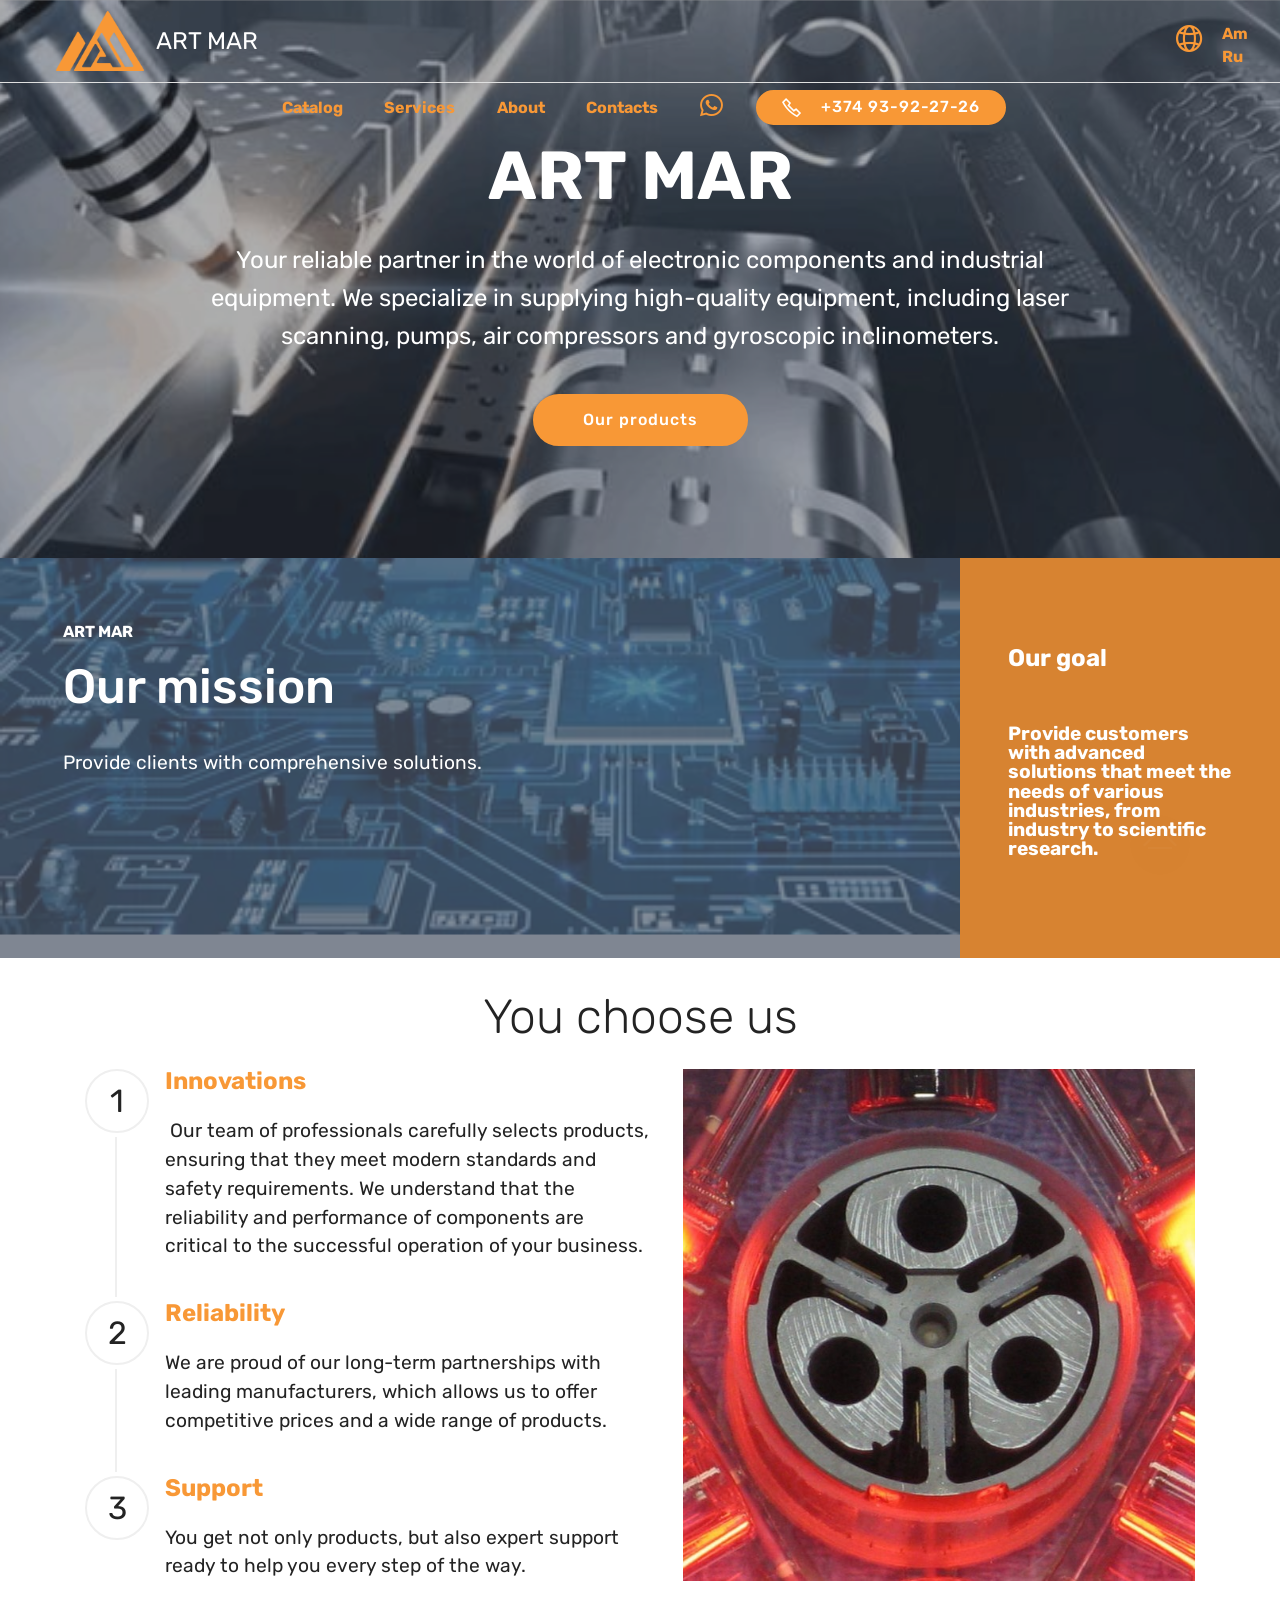
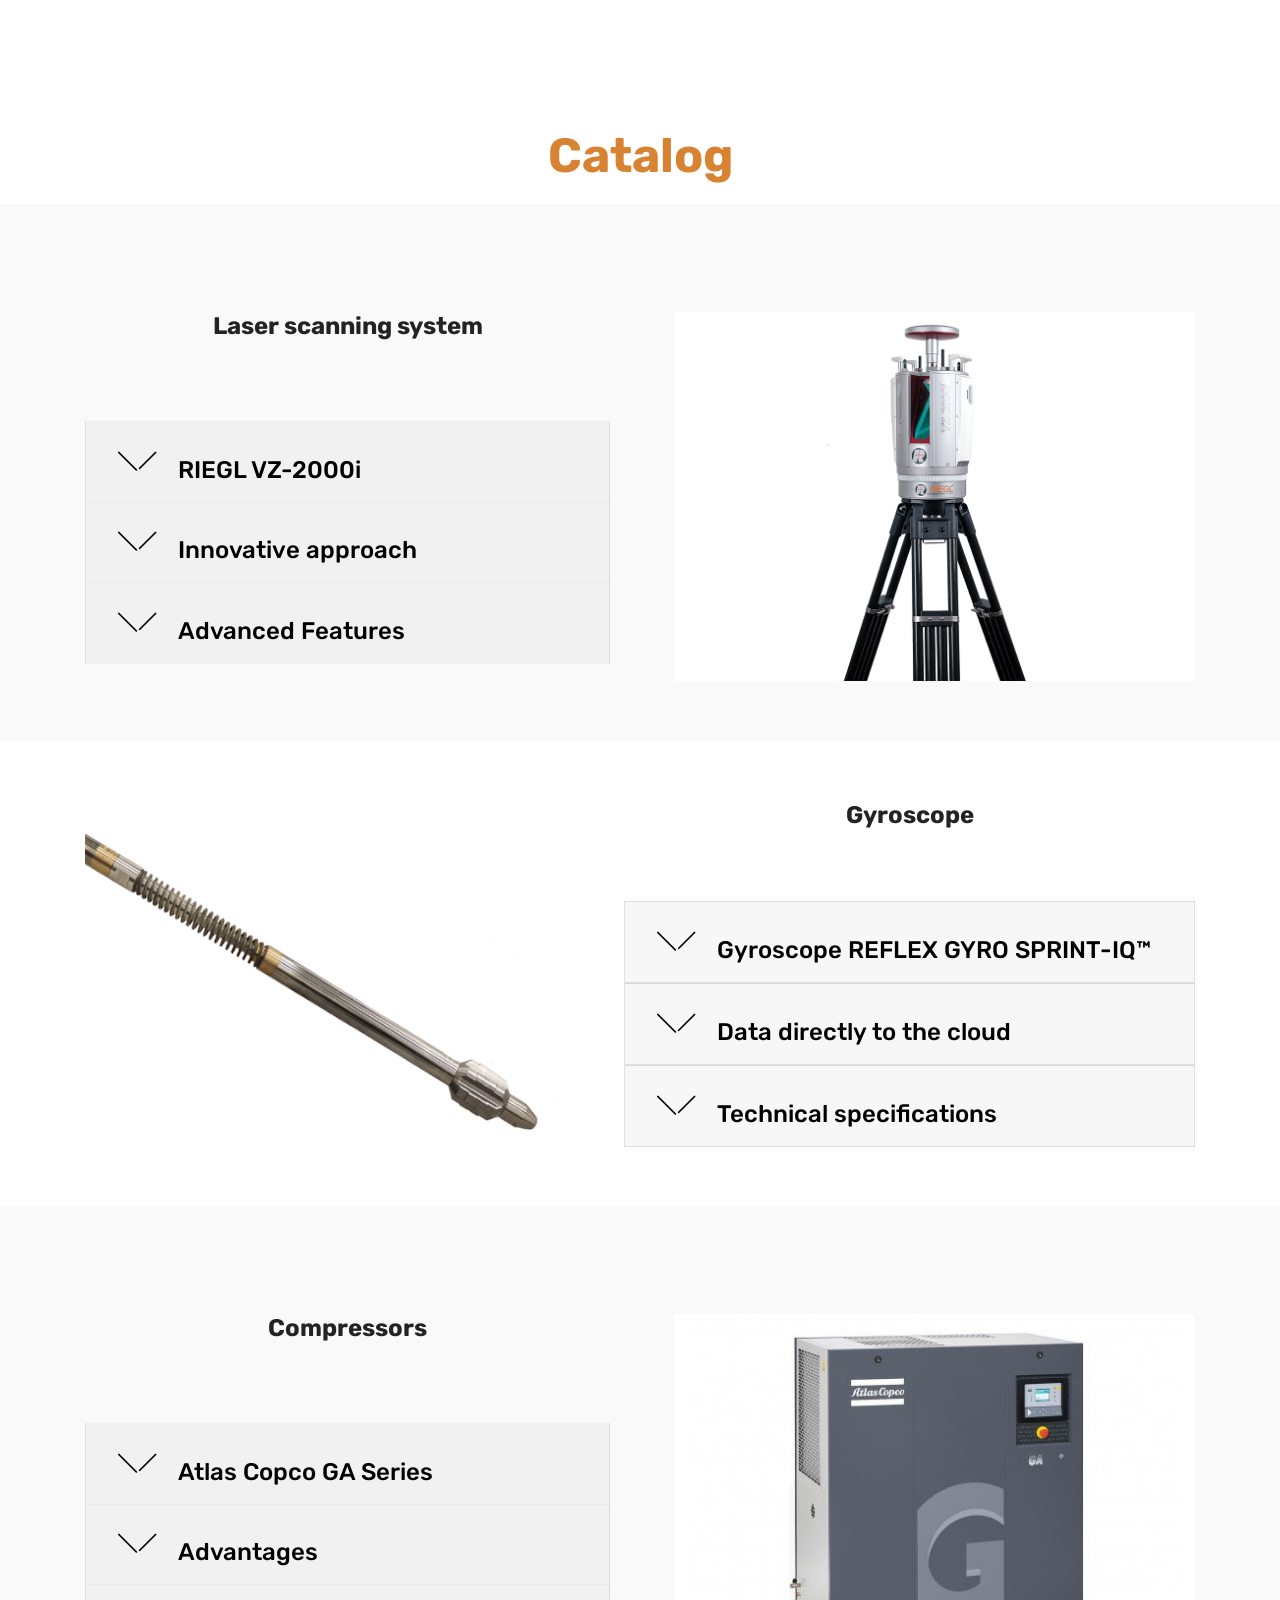
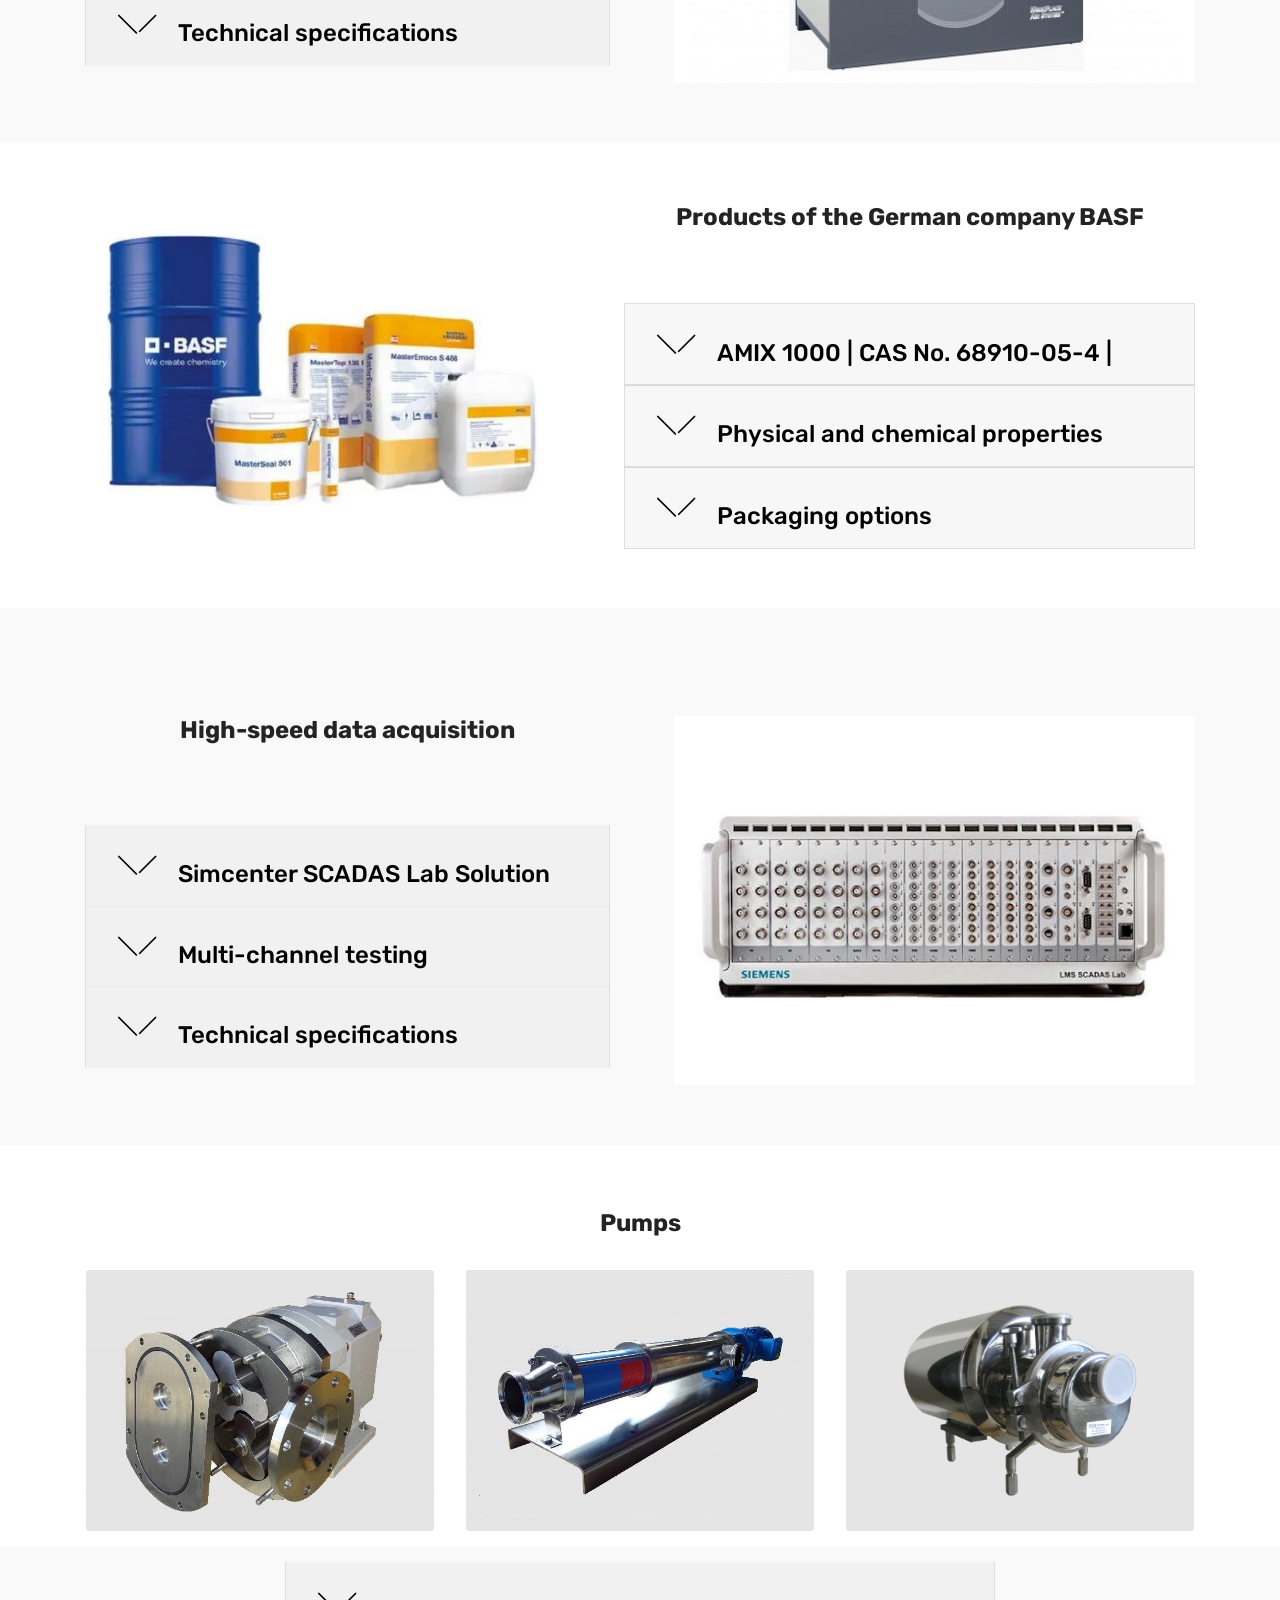
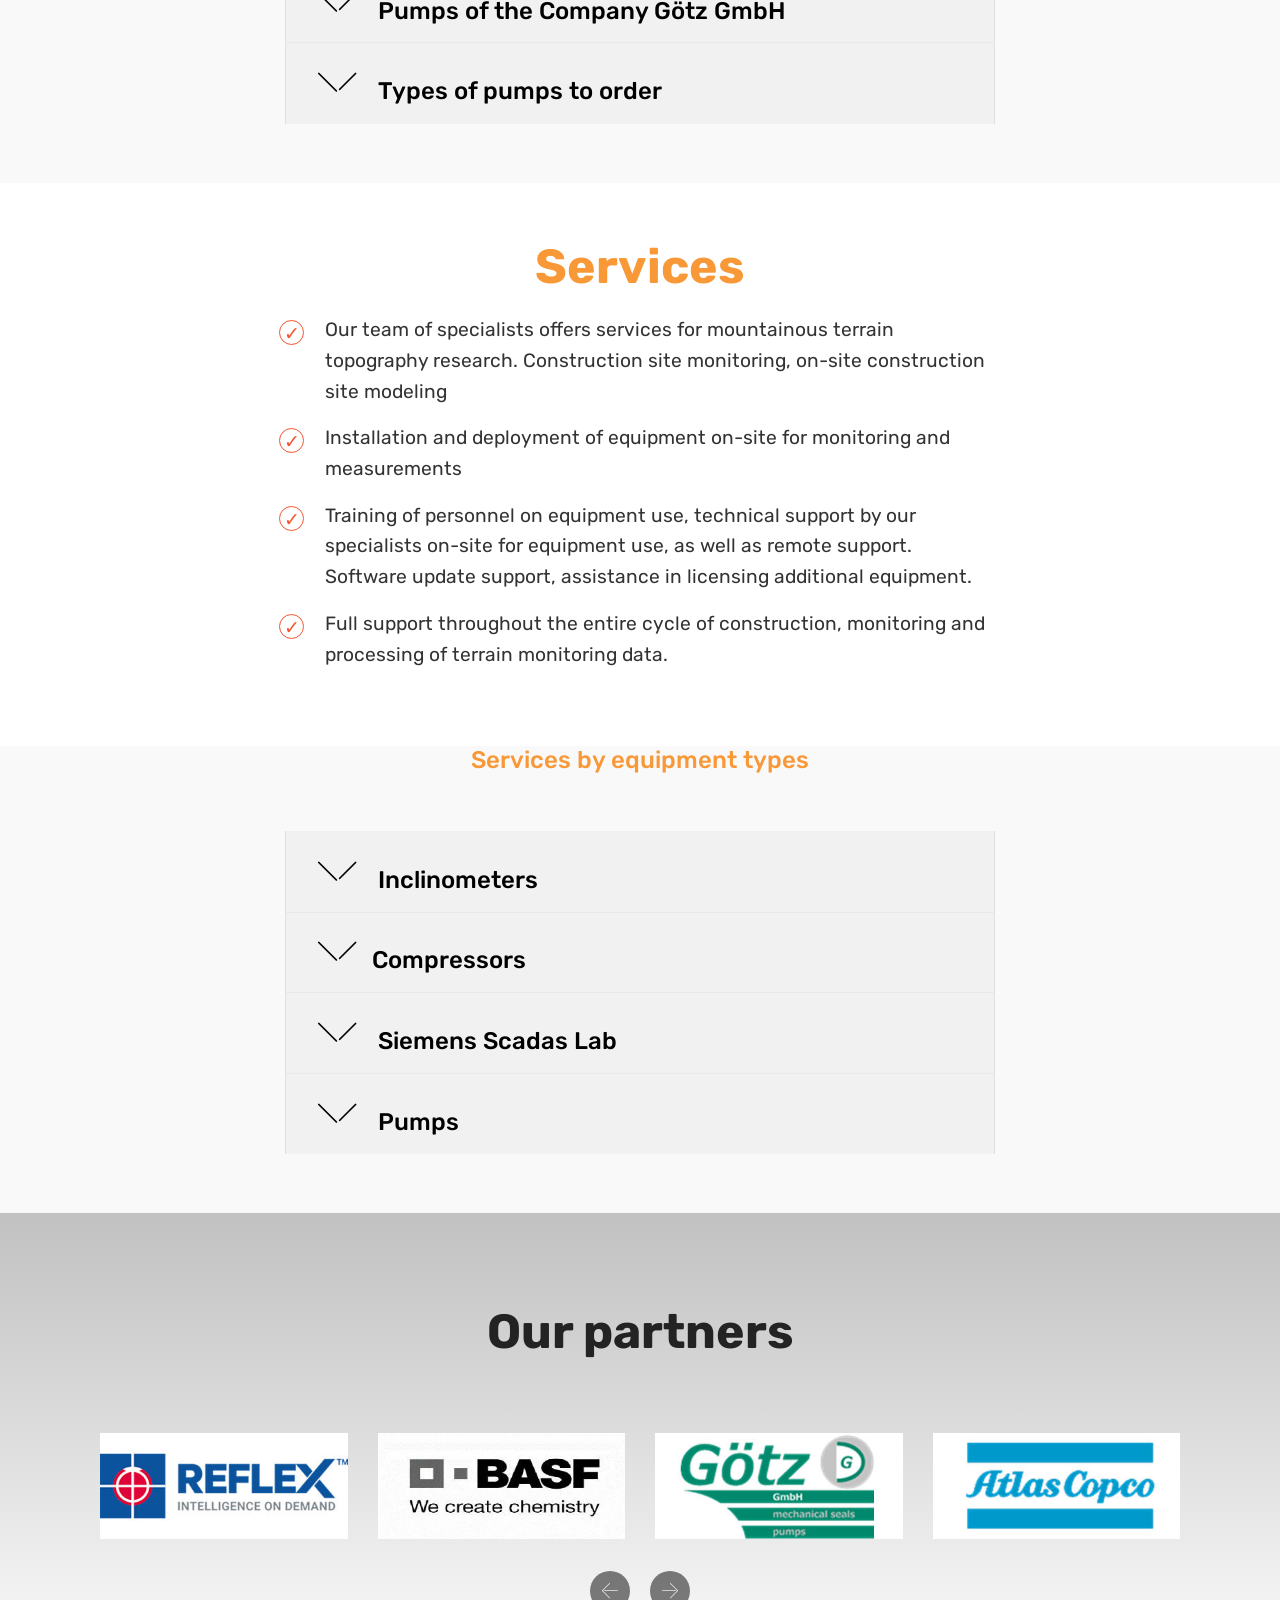
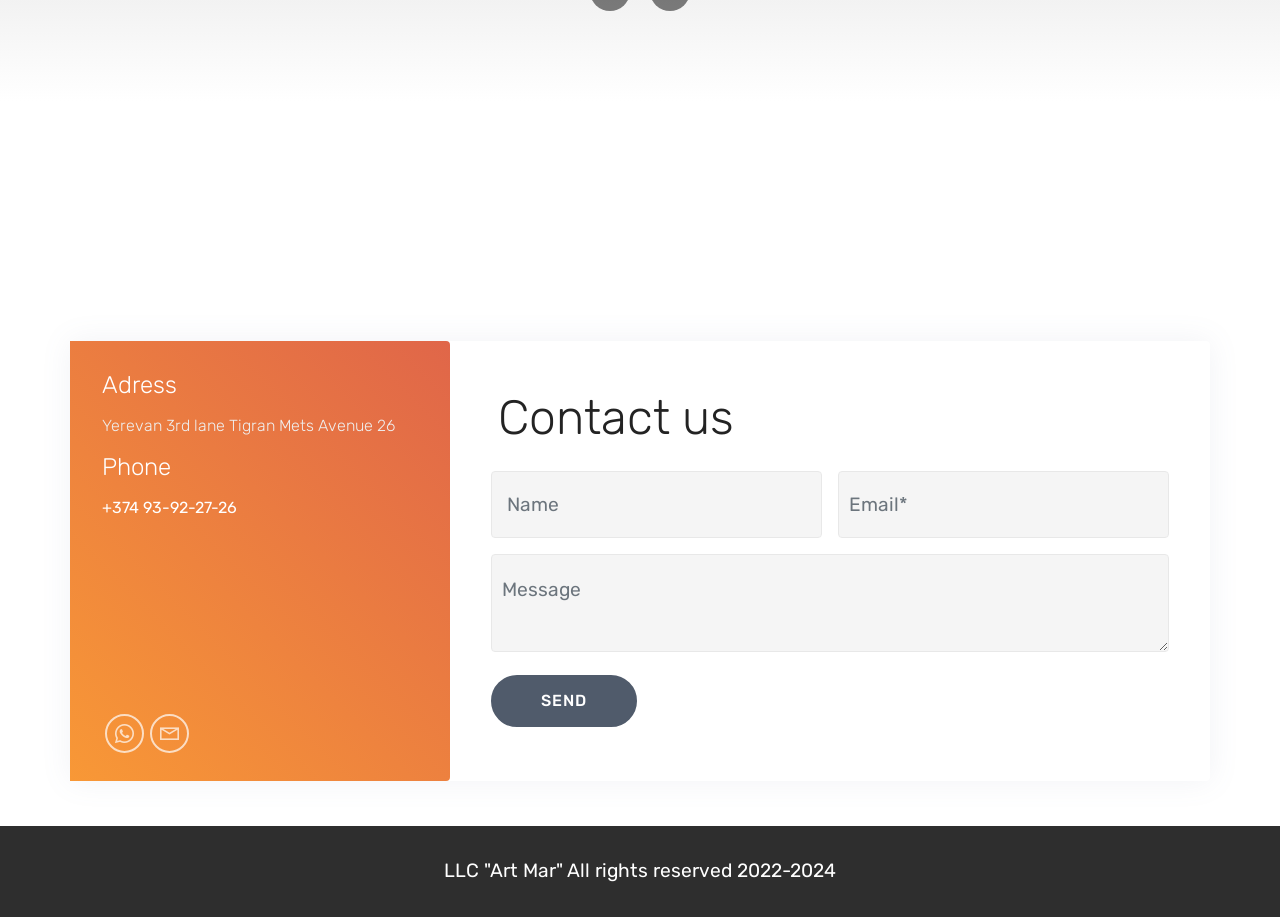
<file: en/index.html>
<!DOCTYPE html>
<html lang="en">
<head>
  <!-- Site made with Mobirise Website Builder v5.8.0, https://mobirise.com -->
  <meta charset="UTF-8">
  <meta http-equiv="X-UA-Compatible" content="IE=edge">
  <meta name="generator" content="Mobirise v5.8.0, mobirise.com">
  <meta name="viewport" content="width=device-width, initial-scale=1, minimum-scale=1">
  <link rel="shortcut icon" href="assets/images/untitled-2-128x89.png" type="image/x-icon">
  <meta name="description" content="Partner in the world of electronic components and industrial equipment. We specialize in supplying high-quality equipment, including laser scanning, pumps, air compressors and gyroscopic inclinometers.">
  
  
  <title>ART MAR</title>
  <link rel="stylesheet" href="assets/web/assets/mobirise-icons2/mobirise2.css">
  <link rel="stylesheet" href="assets/web/assets/mobirise-icons/mobirise-icons.css">
  <link rel="stylesheet" href="assets/bootstrap/css/bootstrap.min.css">
  <link rel="stylesheet" href="assets/bootstrap/css/bootstrap-grid.min.css">
  <link rel="stylesheet" href="assets/bootstrap/css/bootstrap-reboot.min.css">
  <link rel="stylesheet" href="assets/animate-css/css/animate.css">
  <link rel="stylesheet" href="assets/animate-css/css/animate.compat.css">
  <link rel="stylesheet" href="assets/animate-css/css/animate.min.css">
  <link rel="stylesheet" href="assets/animate-css/css/animation_utility.css">
  <link rel="stylesheet" href="assets/tether/tether.min.css">
  <link rel="stylesheet" href="assets/dropdown/css/style.css">
  <link rel="stylesheet" href="assets/socicon/css/styles.css">
  <link rel="stylesheet" href="assets/theme/css/style.css">
  <link rel="preload" href="https://fonts.googleapis.com/css?family=Rubik:300,400,500,600,700,800,900,300i,400i,500i,600i,700i,800i,900i&display=swap" as="style" onload="this.onload=null;this.rel='stylesheet'">
  <noscript><link rel="stylesheet" href="https://fonts.googleapis.com/css?family=Rubik:300,400,500,600,700,800,900,300i,400i,500i,600i,700i,800i,900i&display=swap"></noscript>
  <link rel="preload" as="style" href="assets/mobirise/css/mbr-additional.css"><link rel="stylesheet" href="assets/mobirise/css/mbr-additional.css" type="text/css">

  
  
  
</head>
<body>
  
  <section class="animateMenu7 extMenu7 menu cid-uuNl1DZZaf" once="menu" id="animateMenu7-2f">

    

    <nav class="navbar navbar-dropdown align-items-center navbar-fixed-top navbar-toggleable-sm bg-color transparent">
        <div class="menu-content-top" id="topLine">
            <div class="menu-logo">
                <div class="navbar-brand">
                    <span class="navbar-logo">
                        
                            <img src="assets/images/untitled-2-121x84.png" alt="" style="height: 3.8rem;">
                        
                    </span>
                    <span class="navbar-caption-wrap"><a href="./" class="brand-link mbr-black text-white display-5">ART MAR</a></span>
                </div>
            </div>
            <div class="menu-content-right">
                <div class="info-widget">
                    <a href="https://wa.me/37493922726"><span class="widget-icon mbr-iconfont mobi-mbri-globe-2 mobi-mbri" style="color: rgb(248, 152, 54); fill: rgb(248, 152, 54);"></span></a>
                    <div class="widget-content display-4">
                        <p class="widget-title mbr-fonts-style display-4"><a href="http://artmar.am/" class="text-secondary text-primary"><strong>Am</strong></a></p>
                        <p class="widget-text mbr-fonts-style display-4"><a href="http://artmar.am/ru" class="text-secondary text-primary"><strong>Ru</strong></a></p>
                    </div>
                </div>
                
                
            </div>
            <button class="navbar-toggler " type="button" data-toggle="collapse" data-target="#navbarSupportedContent, #topLine" aria-controls="navbarSupportedContent" aria-expanded="false" aria-label="Toggle navigation">
                <div class="hamburger">
                    <span></span>
                    <span></span>
                    <span></span>
                    <span></span>
                </div>
            </button>
        </div>
        <div class="menu-bottom">
            <div class="collapse navbar-collapse" id="navbarSupportedContent">
                <ul class="navbar-nav nav-dropdown js-float-line" data-app-modern-menu="true"><li class="nav-item">
                        <a class="nav-link link mbr-black text-secondary display-4" href="index.html#content4-22"><strong>Catalog</strong></a>
                    </li><li class="nav-item">
                        <a class="nav-link link mbr-black text-secondary display-4" href="index.html#content4-2a"><strong>Services</strong></a>
                    </li>
                    <li class="nav-item">
                        <a class="nav-link link mbr-black text-secondary display-4" href="index.html#step3-4"><strong>About</strong></a>
                    </li>
                    
                    <li class="nav-item">
                        <a class="nav-link link mbr-black text-secondary display-4" href="index.html#animateForm8-1k"><strong>Contacts</strong></a>
                    </li><li class="nav-item"><a class="nav-link link mbr-black text-secondary text-primary display-4" href="https://wa.me/37493922726"><span class="socicon socicon-whatsapp mbr-iconfont mbr-iconfont-btn" style="color: rgb(248, 152, 54);"></span></a></li></ul>
                <div class="navbar-buttons mbr-section-btn"><a class="btn btn-sm btn-secondary display-4" href="tel:+374 93-92-27-26"><span class="mobi-mbri mobi-mbri-phone mbr-iconfont mbr-iconfont-btn">&nbsp;</span>+374 93-92-27-26<br></a></div>
            </div>
        </div>
    </nav>
</section>

<section class="header1 cid-twp7BubWns mbr-parallax-background" id="header16-2">

    

    <div class="mbr-overlay" style="opacity: 0.4; background-color: rgb(51, 51, 51);">
    </div>

    <div class="container">
        <div class="row justify-content-md-center">
            <div class="col-md-10 align-center">
                <h1 class="mbr-section-title mbr-bold pb-3 mbr-fonts-style display-1">
                    АRТ МАR</h1>
                
                <p class="mbr-text pb-3 mbr-fonts-style display-5">Your reliable partner in the world of electronic components and industrial equipment. We specialize in supplying high-quality equipment, including laser scanning, pumps, air compressors and gyroscopic inclinometers.</p>
                <div class="mbr-section-btn"><a class="btn btn-md btn-secondary display-4" href="index.html#content4-22">Our products</a></div>
            </div>
        </div>
    </div>

</section>

<section class="animateFeatures44 extFeatures cid-utUwN54ZPF mbr-parallax-background" id="animateFeatures44-1w">

    
    <div class="mbr-overlay" style="opacity: 0.7; background-color: rgb(80, 91, 107);">
    </div>
    <div class="container-fluid fadeIn scrollanimation animate__animated animate__delay-0s animate__duration-0s animate__slower animate__repeat-1">
        <div class="row">
            <div class="col-lg-6 col-md-12 align-left">
                <div class="content-block">
                    <h3 class="mbr-section-subtitle mbr-regular mbr-black pb-2 mbr-fonts-style display-4"><strong>АRT MAR</strong></h3>
                    <h2 class="mbr-section-title mbr-semibold mbr-black pb-4 mbr-fonts-style display-2">Our mission</h2>
                    <p class="mbr-text mbr-black mbr-regular mbr-light mbr-fonts-style display-7">Provide clients with comprehensive solutions.<br></p>
                    
                </div>
            </div>

            <div class="col-lg-6 col-md-12 col align-left">
                <div class="row h-100">
                    <div class="wrap">
                        <div class="overlay"></div>
                        <div class="img-content"></div>
                        <div class="box-content">
                            <div class="content-box">
                                <h4 class="box-title2 mbr-medium mbr-white pb-2 mbr-fonts-style display-5"><strong><br>Our goal</strong></h4>
                                <h3 class="box-text2 mbr-regular mbr-white pb-2 mbr-fonts-style display-7"><br><br><strong>Provide customers with advanced solutions that meet the needs of various industries, from industry to scientific research.</strong></h3>
                            </div>
                        </div>
                    </div>
                </div>
            </div>
        </div>
    </div>
</section>

<section class="step3 cid-twpafjg8yU" id="step3-4">

    

    
    
    <div class="container">
        <h2 class="mbr-section-title pb-3 mbr-fonts-style align-center display-2">You choose us</h2>
        
        <div class="media-container-row">
            <div class="media-block" style="width: 49%;">
                <div class="mbr-figure">
                    <img src="assets/images/rlg-scaled-2-1023x724.jpeg" alt="">
                </div>
            </div>
            <div class="step-container">
                <div class="card separline pb-4">
                    <div class="step-element d-flex">
                        <div class="step-wrapper pr-3">
                            <div class="step d-flex align-items-center justify-content-center">
                                1
                            </div>
                        </div>          
                        <div class="step-text-content">
                            <h4 class="mbr-step-title pb-3 mbr-fonts-style display-5"><strong>Innovations</strong></h4>
                            <p class="mbr-step-text mbr-fonts-style display-7">&nbsp;Our team of professionals carefully selects products, ensuring that they meet modern standards and safety requirements. We understand that the reliability and performance of components are critical to the successful operation of your business.<br></p>
                        </div>
                    </div>
                </div>

                <div class="card separline pb-4">
                    <div class="step-element d-flex">
                        <div class="step-wrapper pr-3">
                            <div class="step d-flex align-items-center justify-content-center">
                                2
                            </div>
                        </div>          
                        <div class="step-text-content">
                            <h4 class="mbr-step-title pb-3 mbr-fonts-style display-5"><strong>Reliability</strong></h4>
                            <p class="mbr-step-text mbr-fonts-style display-7">We are proud of our long-term partnerships with leading manufacturers, which allows us to offer competitive prices and a wide range of products.<br></p>
                        </div>
                    </div>
                </div>

                <div class="card">
                    <div class="step-element d-flex">
                        <div class="step-wrapper pr-3">
                            <div class="step d-flex align-items-center justify-content-center">
                                3
                            </div>
                        </div>          
                        <div class="step-text-content">
                            <h4 class="mbr-step-title pb-3 mbr-fonts-style display-5"><strong>Support</strong></h4>
                            <p class="mbr-step-text mbr-fonts-style display-7">You get not only products, but also expert support ready to help you every step of the way.</p>
                        </div>
                    </div>
                </div>

                

                

                

                

                

                
            </div>
        </div>
    </div>
</section>

<section class="mbr-section content4 cid-utUIj5cGwU" id="content4-22">

    

    <div class="container">
        <div class="media-container-row">
            <div class="title col-12 col-md-8">
                <h2 class="align-center pb-3 mbr-fonts-style display-2"><strong>
                    Catalog</strong></h2>
                
                
            </div>
        </div>
    </div>
</section>

<section class="accordion2 cid-utTZtPCnCN" id="accordion2-1n">

    


    
    <div class="container">
        <div class="media-container-row pt-5">
            <div class="accordion-content">
                <h2 class="mbr-section-title align-center pb-3 mbr-fonts-style display-5"><strong>Laser scanning system</strong></h2>
                
                <div id="bootstrap-accordion_5" class="panel-group accordionStyles accordion pt-5 mt-3" role="tablist" aria-multiselectable="true">
                        <div class="card">
                            <div class="card-header" role="tab" id="headingOne">
                                <a role="button" class="collapsed panel-title text-black" data-toggle="collapse" data-core="" href="#collapse1_5" aria-expanded="false" aria-controls="collapse1">
                                    <h4 class="mbr-fonts-style display-5">
                                        <span class="sign mbr-iconfont mbri-arrow-down inactive"></span>&nbsp;RIEGL VZ-2000i</h4>
                                </a>
                            </div>
                            <div id="collapse1_5" class="panel-collapse noScroll collapse" role="tabpanel" aria-labelledby="headingOne" data-parent="#bootstrap-accordion_5">
                                <div class="panel-body p-4">
                                    <p class="mbr-fonts-style panel-text display-7">
                                       Based on RIEGL's innovative, forward-looking data processing architecture, internet connectivity and the latest LiDAR waveform processing technology, the RIEGL VZ-2000i long-range 3D laser scanning system combines ease of use in the field with fast, high-accuracy data collection.</p>
                                </div>
                            </div>
                        </div>
                
                        <div class="card">
                            <div class="card-header" role="tab" id="headingTwo">
                                <a role="button" class="collapsed panel-title text-black" data-toggle="collapse" data-core="" href="#collapse2_5" aria-expanded="false" aria-controls="collapse2">
                                    <h4 class="mbr-fonts-style mbr-fonts-style display-5">
                                        <span class="sign mbr-iconfont mbri-arrow-down inactive"></span>&nbsp;Innovative approach</h4>
                                </a>
                                
                            </div>
                            <div id="collapse2_5" class="panel-collapse noScroll collapse" role="tabpanel" aria-labelledby="headingTwo" data-parent="#bootstrap-accordion_5">
                                <div class="panel-body p-4">
                                    <p class="mbr-fonts-style panel-text display-7">
                                       The new processing architecture allows various background tasks (such as point cloud registration, georeferencing, orientation using the integrated inertial measurement unit, etc.) to be performed on board in parallel with the simultaneous acquisition of scan and image data. </p>
                                </div>
                            </div>
                        </div>
                
                        <div class="card">
                            <div class="card-header" role="tab" id="headingThree">
                                <a role="button" class="collapsed panel-title text-black" data-toggle="collapse" data-core="" href="#collapse3_5" aria-expanded="false" aria-controls="collapse3">
                                    <h4 class="mbr-fonts-style display-5">
                                        <span class="sign mbr-iconfont mbri-arrow-down inactive"></span>&nbsp;Advanced Features</h4>
                                </a>
                            </div>
                            <div id="collapse3_5" class="panel-collapse noScroll collapse" role="tabpanel" aria-labelledby="headingThree" data-parent="#bootstrap-accordion_5">
                                <div class="panel-body p-4">
                                    <p class="mbr-fonts-style panel-text display-7">Complete documentation of the scanner software components, available directly on the RIEGL VZ-2000i, provides a solid basis for creating your own python applications to extend the scanner's functionality.</p>
                                </div>
                            </div>
                        </div>
                
                        
                
                        
                
                        
                </div>
            </div>
            <div class="mbr-figure" style="width: 105%;">
                    <img src="assets/images/laser-530x375.png" alt="">
            </div>
        </div>
    </div>
</section>

<section class="toggle2 cid-utTZKrBmK6" id="toggle2-1o">
    
        

    
        <div class="container">
            <div class="media-container-row">
                    <div class="toggle-content">
                        <h2 class="mbr-section-title pb-3 align-left mbr-fonts-style display-5"><strong>Gyroscope</strong></h2>
                        
                        <div id="bootstrap-toggle" class="toggle-panel accordionStyles tab-content pt-5 mt-2">
                            <div class="card">
                                <div class="card-header" role="tab" id="headingOne">
                                    <a role="button" class="collapsed panel-title text-black" data-toggle="collapse" data-core="" href="#collapse1_6" aria-expanded="false" aria-controls="collapse1">
                                        <h4 class="mbr-fonts-style display-5">
                                            <span class="sign mbr-iconfont mbri-arrow-down inactive"></span>&nbsp;Gyroscope REFLEX GYRO SPRINT-IQ™</h4>
                                    </a>
                                </div>
                                <div id="collapse1_6" class="panel-collapse noScroll collapse" role="tabpanel" aria-labelledby="headingOne">
                                    <div class="panel-body p-4">
                                        <p class="mbr-fonts-style panel-text display-7">It operates in continuous, single, multiple and measurement modes and provides high-precision survey data at a speed 3 times faster than currently used gyroscopes.</p>
                                    </div>
                                </div>
                            </div>
                            <div class="card">
                                <div class="card-header" role="tab" id="headingTwo">
                                    <a role="button" class="collapsed panel-title text-black" data-toggle="collapse" data-core="" href="#collapse2_6" aria-expanded="false" aria-controls="collapse2">
                                        <h4 class="mbr-fonts-style display-5">
                                            <span class="sign mbr-iconfont mbri-arrow-down inactive"></span>&nbsp;Data directly to the cloud</h4>
                                    </a>
                                </div>
                                <div id="collapse2_6" class="panel-collapse noScroll collapse" role="tabpanel" aria-labelledby="headingTwo">
                                    <div class="panel-body p-4">
                                        <p class="mbr-fonts-style panel-text display-7">
                                           Capable of surveying at any angle, the REFLEX GYRO SPRINT-IQ™ is well suited for underground and surface drilling in the mineral exploration industry. Working closely with drilling operators, REFLEX has developed a universal undercarriage so that the REFLEX GYRO SPRINT-IQ™ can be used in all standard RC and diamond core applications.</p>
                                    </div>
                                </div>
                            </div>
                            <div class="card">
                                <div class="card-header" role="tab" id="headingThree">
                                    <a role="button" class="collapsed panel-title text-black" data-toggle="collapse" data-core="" href="#collapse3_6" aria-expanded="true" aria-controls="collapse3">
                                        <h4 class="mbr-fonts-style display-5">
                                            <span class="sign mbr-iconfont mbri-arrow-down inactive"></span>&nbsp;Technical specifications</h4>
                                    </a>
                                </div>
                                <div id="collapse3_6" class="panel-collapse noScroll collapse" role="tabpanel" aria-labelledby="headingThree">
                                    <div class="panel-body p-4">
                                        <p class="mbr-fonts-style panel-text display-7">- 42.5mm outer diameter. 1400mm length including battery*<br>- Weight 8kg including battery*<br>- Operating conditions Temperature from 0ºC to +70ºC (from 32ºF to +158ºF)<br>- Depth 6,000psi (3,000m fresh water)<br>- Shock load 500g (including submarine)<br>- Specifications Azimuth +/- 1º ** Immersion +/- 0. 3º<br>- Overview Single and multi-frame modes, continuous mode<br>- Data export CSV<br>- Shooting time &gt;50m/min, continuous<br>- BATTERIES Type Ni-MH. Rechargeable. Operating time 15 hours each. Possibility of replacing in the field. 2 batteries included<br>- Data amount 11 hours of continuous operation<br>- Data export USB and WiFi Format CSV<br></p>
                                    </div>
                                </div>
                            </div>
                            
                            
                            
                        </div>
                    </div>
                <div class="mbr-figure" style="width: 89%;">
                     <img src="assets/images/hiriscope-530x375.png" alt="">
                </div>
            </div>
        </div>
</section>

<section class="accordion2 cid-utTZLObnFg" id="accordion2-1p">

    


    
    <div class="container">
        <div class="media-container-row pt-5">
            <div class="accordion-content">
                <h2 class="mbr-section-title align-center pb-3 mbr-fonts-style display-5"><strong>
                        Compressors</strong></h2>
                
                <div id="bootstrap-accordion_7" class="panel-group accordionStyles accordion pt-5 mt-3" role="tablist" aria-multiselectable="true">
                        <div class="card">
                            <div class="card-header" role="tab" id="headingOne">
                                <a role="button" class="collapsed panel-title text-black" data-toggle="collapse" data-core="" href="#collapse1_7" aria-expanded="false" aria-controls="collapse1">
                                    <h4 class="mbr-fonts-style display-5">
                                        <span class="sign mbr-iconfont mbri-arrow-down inactive"></span>&nbsp;Atlas Copco GA Series</h4>
                                </a>
                            </div>
                            <div id="collapse1_7" class="panel-collapse noScroll collapse" role="tabpanel" aria-labelledby="headingOne" data-parent="#bootstrap-accordion_7">
                                <div class="panel-body p-4">
                                    <p class="mbr-fonts-style panel-text display-7">Original oil-free screw compressors and accessories Atlas Copco GA Series up to 250 kW<br>Atlas Copco compressors are ahead of all competitors in terms of compressed air quality and more. This Swiss manufacturer has managed to create equipment that never fails.<br></p>
                                </div>
                            </div>
                        </div>
                
                        <div class="card">
                            <div class="card-header" role="tab" id="headingTwo">
                                <a role="button" class="collapsed panel-title text-black" data-toggle="collapse" data-core="" href="#collapse2_7" aria-expanded="false" aria-controls="collapse2">
                                    <h4 class="mbr-fonts-style mbr-fonts-style display-5">
                                        <span class="sign mbr-iconfont mbri-arrow-down inactive"></span> Advantages
                                    </h4>
                                </a>
                                
                            </div>
                            <div id="collapse2_7" class="panel-collapse noScroll collapse" role="tabpanel" aria-labelledby="headingTwo" data-parent="#bootstrap-accordion_7">
                                <div class="panel-body p-4">
                                    <p class="mbr-fonts-style panel-text display-7">- maximum energy efficiency<br>- long intervals between maintenance<br>- low noise level<br>- no vibration<br>- environmental safety<br>- 150 years of brand history<br>- reliable operation even in difficult climatic conditions<br></p>
                                </div>
                            </div>
                        </div>
                
                        <div class="card">
                            <div class="card-header" role="tab" id="headingThree">
                                <a role="button" class="collapsed panel-title text-black" data-toggle="collapse" data-core="" href="#collapse3_7" aria-expanded="false" aria-controls="collapse3">
                                    <h4 class="mbr-fonts-style display-5">
                                        <span class="sign mbr-iconfont mbri-arrow-down inactive"></span>&nbsp;Technical specifications</h4>
                                </a>
                            </div>
                            <div id="collapse3_7" class="panel-collapse noScroll collapse" role="tabpanel" aria-labelledby="headingThree" data-parent="#bootstrap-accordion_7">
                                <div class="panel-body p-4">
                                    <p class="mbr-fonts-style panel-text display-7">- pressure from 3 to 40 bar<br>- capacity from 0.4 to 100 m3/min.<br>- power from 2.2 to 500 kW<br></p>
                                </div>
                            </div>
                        </div>
                
                        
                
                        
                
                        
                </div>
            </div>
            <div class="mbr-figure" style="width: 105%;">
                    <img src="assets/images/kompressor-530x375.jpg" alt="">
            </div>
        </div>
    </div>
</section>

<section class="toggle2 cid-utTZMn1sm5" id="toggle2-1q">
    
        

    
        <div class="container">
            <div class="media-container-row">
                    <div class="toggle-content">
                        <h2 class="mbr-section-title pb-3 align-left mbr-fonts-style display-5"><strong>Products of the German company BASF</strong></h2>
                        
                        <div id="bootstrap-toggle" class="toggle-panel accordionStyles tab-content pt-5 mt-2">
                            <div class="card">
                                <div class="card-header" role="tab" id="headingOne">
                                    <a role="button" class="collapsed panel-title text-black" data-toggle="collapse" data-core="" href="#collapse1_8" aria-expanded="false" aria-controls="collapse1">
                                        <h4 class="mbr-fonts-style display-5">
                                            <span class="sign mbr-iconfont mbri-arrow-down inactive"></span>&nbsp;AMIX 1000 | CAS No. 68910-05-4 |</h4>
                                    </a>
                                </div>
                                <div id="collapse1_8" class="panel-collapse noScroll collapse" role="tabpanel" aria-labelledby="headingOne">
                                    <div class="panel-body p-4">
                                        <p class="mbr-fonts-style panel-text display-7">
                                           AMIX 1000 is a component used in so-called "anti-seize" additives for asphalt mixtures. These additives promote adhesion between the mineral and bitumen components of asphalt. In addition, AMIX 1000 is a component of additives for fuels and lubricants and epoxy hardener systems, and serves as a corrosion inhibitor in various areas of the chemical industry. </p>
                                    </div>
                                </div>
                            </div>
                            <div class="card">
                                <div class="card-header" role="tab" id="headingTwo">
                                    <a role="button" class="collapsed panel-title text-black" data-toggle="collapse" data-core="" href="#collapse2_8" aria-expanded="false" aria-controls="collapse2">
                                        <h4 class="mbr-fonts-style display-5">
                                            <span class="sign mbr-iconfont mbri-arrow-down inactive"></span>&nbsp;Physical and chemical properties</h4>
                                    </a>
                                </div>
                                <div id="collapse2_8" class="panel-collapse noScroll collapse" role="tabpanel" aria-labelledby="headingTwo">
                                    <div class="panel-body p-4">
                                        <p class="mbr-fonts-style panel-text display-7">State: liquid<br>Form: highly viscous, liquid<br>Colour: amber-dark brown<br>Odour: amine-like, toxic by inhalation Melting point: about -30 °C<br>Boiling range: 236 - 310 °C (1,013 hPa) Flammability: non-flammable<br>Ignition temperature: 357 °C (DIN EN 14522) Thermal decomposition: 335 °C, 200 kJ/kg (DDK (DIN 51007)).<br>Not a self-degrading substance.<br>Solubility in water: miscible (20 °C) Relative density: 1.0316 (20 °C) (OECD Guideline 109)<br>Density: 1.034 g/cm3 (20 °C)<br>Relative vapour density (air): &gt; 1 (20 °C) Heavier than air.<br>The substance/product is placed on the market or used in a non-solid or granular state.<br></p>
                                    </div>
                                </div>
                            </div>
                            <div class="card">
                                <div class="card-header" role="tab" id="headingThree">
                                    <a role="button" class="collapsed panel-title text-black" data-toggle="collapse" data-core="" href="#collapse3_8" aria-expanded="true" aria-controls="collapse3">
                                        <h4 class="mbr-fonts-style display-5">
                                            <span class="sign mbr-iconfont mbri-arrow-down inactive"></span>&nbsp;Packaging options</h4>
                                    </a>
                                </div>
                                <div id="collapse3_8" class="panel-collapse noScroll collapse" role="tabpanel" aria-labelledby="headingThree">
                                    <div class="panel-body p-4">
                                        <p class="mbr-fonts-style panel-text display-7">1 kg Glass bottle<br>200 kg Steel barrels<br></p>
                                    </div>
                                </div>
                            </div>
                            
                            
                            
                        </div>
                    </div>
                <div class="mbr-figure" style="width: 89%;">
                     <img src="assets/images/chemistry-530x375.jpg" alt="">
                </div>
            </div>
        </div>
</section>

<section class="accordion2 cid-utTZNjbxmX" id="accordion2-1r">

    


    
    <div class="container">
        <div class="media-container-row pt-5">
            <div class="accordion-content">
                <h2 class="mbr-section-title align-center pb-3 mbr-fonts-style display-5"><strong>High-speed data acquisition</strong></h2>
                
                <div id="bootstrap-accordion_9" class="panel-group accordionStyles accordion pt-5 mt-3" role="tablist" aria-multiselectable="true">
                        <div class="card">
                            <div class="card-header" role="tab" id="headingOne">
                                <a role="button" class="collapsed panel-title text-black" data-toggle="collapse" data-core="" href="#collapse1_9" aria-expanded="false" aria-controls="collapse1">
                                    <h4 class="mbr-fonts-style display-5">
                                        <span class="sign mbr-iconfont mbri-arrow-down inactive"></span>&nbsp;Simcenter SCADAS Lab Solution</h4>
                                </a>
                            </div>
                            <div id="collapse1_9" class="panel-collapse noScroll collapse" role="tabpanel" aria-labelledby="headingOne" data-parent="#bootstrap-accordion_9">
                                <div class="panel-body p-4">
                                    <p class="mbr-fonts-style panel-text display-7">for high-speed data acquisition in the lab<br>• The system is designed to fit in a standard 19-inch rack and is powered by AC power<br>• Channel scalability: from eight to over a thousand channels<br>• Excellent data quality, high throughput and channel density: up to 480 channels in a single crate<br>• Supports unlimited channels<br>• Powerful system that does not take up much space in the lab<br></p>
                                </div>
                            </div>
                        </div>
                
                        <div class="card">
                            <div class="card-header" role="tab" id="headingTwo">
                                <a role="button" class="collapsed panel-title text-black" data-toggle="collapse" data-core="" href="#collapse2_9" aria-expanded="false" aria-controls="collapse2">
                                    <h4 class="mbr-fonts-style mbr-fonts-style display-5">
                                        <span class="sign mbr-iconfont mbri-arrow-down inactive"></span>&nbsp;Multi-channel testing</h4>
                                </a>
                                
                            </div>
                            <div id="collapse2_9" class="panel-collapse noScroll collapse" role="tabpanel" aria-labelledby="headingTwo" data-parent="#bootstrap-accordion_9">
                                <div class="panel-body p-4">
                                    <p class="mbr-fonts-style panel-text display-7">
                                       The Simcenter SCADAS Lab solution offers matching amplifiers with unmatched throughput independent of the number of channels, making it an ideal choice for multi-channel modal testing, aircraft ground frequency testing, high-frequency acoustic testing, turbine testing, and other data-intensive measurements. In addition, the mobile capabilities of the SCADAS platform allow the Simcenter SCADAS Lab crate to be connected to the Simcenter SCADAS Mobile analyzer or Simcenter SCADAS Recorder without the need to reconfigure the data acquisition system.</p>
                                </div>
                            </div>
                        </div>
                
                        <div class="card">
                            <div class="card-header" role="tab" id="headingThree">
                                <a role="button" class="collapsed panel-title text-black" data-toggle="collapse" data-core="" href="#collapse3_9" aria-expanded="false" aria-controls="collapse3">
                                    <h4 class="mbr-fonts-style display-5">
                                        <span class="sign mbr-iconfont mbri-arrow-down inactive"></span>&nbsp;Technical specifications</h4>
                                </a>
                            </div>
                            <div id="collapse3_9" class="panel-collapse noScroll collapse" role="tabpanel" aria-labelledby="headingThree" data-parent="#bootstrap-accordion_9">
                                <div class="panel-body p-4">
                                    <p class="mbr-fonts-style panel-text display-7">• Sampling rate up to 204.8 kHz per channel, throughput up to 19 Msps<br>• 24-bit sigma-delta ADC<br>• 150 dB dynamic range<br>• Various types of matching amplifiers and a large selection of standard connectors, including BNC, CAMAC LEMO® and Sub-D for use with patch panels<br>• Optional interfaces for connection to digital CAN-bus data buses, two inputs for connecting speed sensors and outputs from signal generators<br>• Connection of "master" and "slave" crates for distributed configuration of data acquisition systems using long-distance fiber optic cables with a data transfer rate of 1.25 Gbps<br>• Only high-quality electronic components with an extended operating temperature range are used in the amplifiers for optimal reliability<br>Model SCADAS lab<br>BrandSiemens<br>Country - Belgium<br></p>
                                </div>
                            </div>
                        </div>
                
                        
                
                        
                
                        
                </div>
            </div>
            <div class="mbr-figure" style="width: 105%;">
                    <img src="assets/images/simcenter-530x375.jpg" alt="">
            </div>
        </div>
    </div>
</section>

<section data-bs-version="5.1" class="header6 cid-utUHbFwsO4" id="header6-20">

    

    
    

    <div class="align-center container">
        <div class="row justify-content-center">
            <div class="col-12 col-lg-12">
                <h1 class="mbr-section-title mbr-fonts-style mbr-white mb-3 display-5"><strong>Pumps</strong></h1>
                
                
                
            </div>
        </div>
    </div>
</section>

<section class="animateFeatures30 extFeatures cid-utU1jKp8E1" id="animateFeatures30-1t">

    

    
    
    <div class="container fadeIn scrollanimation animate__animated animate__delay-0s animate__duration-0s animate__slower animate__repeat-1">
        <div class="row justify-content-center">
            <div class="card p-3 col-12 col-md-6 col-lg-4">
                <div class="card-wrapper">
                    <div class="card-img">
                        <img src="assets/images/nasos-624x468.jpg" alt="">
                    </div>
                    
                </div>
            </div>
            <div class="card p-3 col-12 col-md-6 col-lg-4">
                <div class="card-wrapper">
                    <div class="card-img">
                        <img src="assets/images/nasos-p2-630x472.jpg" alt="">
                    </div>
                    
                </div>
            </div>
            <div class="card p-3 col-12 col-md-6 col-lg-4">
                <div class="card-wrapper">
                    <div class="card-img">
                        <img src="assets/images/nasos-p1-440x330.png" alt="">
                    </div>
                    
                </div>
            </div>
            
        </div>
        
    </div>
</section>

<section class="accordion1 cid-utUwCI1lzx" id="accordion1-1v">

    

    
    <div class="container">
        <div class="media-container-row">
            <div class="col-12 col-md-8">
                <div class="section-head text-center space30">
                    
                </div>
                <div class="clearfix"></div>
                <div id="bootstrap-accordion_12" class="panel-group accordionStyles accordion" role="tablist" aria-multiselectable="true">
                    <div class="card">
                        <div class="card-header" role="tab" id="headingOne">
                            <a role="button" class="panel-title collapsed text-black" data-toggle="collapse" data-core="" href="#collapse1_12" aria-expanded="false" aria-controls="collapse1">
                                <h4 class="mbr-fonts-style display-5">
                                    <span class="sign mbr-iconfont mbri-arrow-down inactive"></span>&nbsp;Pumps of the Company Götz GmbH</h4>
                            </a>
                        </div>
                        <div id="collapse1_12" class="panel-collapse noScroll collapse " role="tabpanel" aria-labelledby="headingOne" data-parent="#bootstrap-accordion_12">
                            <div class="panel-body p-4">
                                <p class="mbr-fonts-style panel-text display-7">The pumps are designed for various industrial processes. In particular, these are pumps for the beverage, food and chemical industries.</p>
                            </div>
                        </div>
                    </div>
                    <div class="card">
                        <div class="card-header" role="tab" id="headingTwo">
                            <a role="button" class="collapsed panel-title text-black" data-toggle="collapse" data-core="" href="#collapse2_12" aria-expanded="false" aria-controls="collapse2">
                                <h4 class="mbr-fonts-style display-5">
                                    <span class="sign mbr-iconfont mbri-arrow-down inactive"></span>&nbsp;Types of pumps to order</h4>
                            </a>

                        </div>
                        <div id="collapse2_12" class="panel-collapse noScroll collapse" role="tabpanel" aria-labelledby="headingTwo" data-parent="#bootstrap-accordion_12">
                            <div class="panel-body p-4">
                                <p class="mbr-fonts-style panel-text display-7">Diaphragm pumps (hygienic)<br>Centrifugal pumps<br>Vacuum pumps<br>Submersible pumps<br>Boiler feed pumps<br>Side channel pumps<br>High pressure pumps<br>Magnetic coupling pumps<br>Rotary vane blowers<br>Rotary vane pumps<br>Screw compressors</p>
                            </div>
                        </div>
                    </div>
                    
                    
                    
                    
                </div>
            </div>
        </div>
    </div>
</section>

<section class="mbr-section content4 cid-uuNgyYOviB" id="content4-2a">

    

    <div class="container">
        <div class="media-container-row">
            <div class="title col-12 col-md-8">
                <h2 class="align-center pb-3 mbr-fonts-style display-2"><strong>
                    Services</strong></h2>
                
                
            </div>
        </div>
    </div>
</section>

<section class="mbr-section article content12 cid-uuNgzW8kl0" id="content12-2b">
     

    <div class="container">
        <div class="media-container-row">
            <div class="mbr-text counter-container col-12 col-md-8 mbr-fonts-style display-7">
                <ul>
                    <li>Our team of specialists offers services for mountainous terrain topography research. Construction site monitoring, on-site construction site modeling</li><li>Installation and deployment of equipment on-site for monitoring and measurements</li><li>Training of personnel on equipment use, technical support by our specialists on-site for equipment use, as well as remote support. Software update support, assistance in licensing additional equipment.</li><li>Full support throughout the entire cycle of construction, monitoring and processing of terrain monitoring data.</li>
                </ul>
            </div>
        </div>
    </div>
</section>

<section class="accordion1 cid-uuNfVSB7LT" id="accordion1-28">

    

    
    <div class="container">
        <div class="media-container-row">
            <div class="col-12 col-md-8">
                <div class="section-head text-center space30">
                    <h2 class="mbr-section-title pb-5 mbr-fonts-style display-5">Services by equipment types</h2>
                </div>
                <div class="clearfix"></div>
                <div id="bootstrap-accordion_15" class="panel-group accordionStyles accordion" role="tablist" aria-multiselectable="true">
                    <div class="card">
                        <div class="card-header" role="tab" id="headingOne">
                            <a role="button" class="panel-title collapsed text-black" data-toggle="collapse" data-core="" href="#collapse1_15" aria-expanded="false" aria-controls="collapse1">
                                <h4 class="mbr-fonts-style display-5">
                                    <span class="sign mbr-iconfont mbri-arrow-down inactive"></span>
                                    Inclinometers</h4>
                            </a>
                        </div>
                        <div id="collapse1_15" class="panel-collapse noScroll collapse " role="tabpanel" aria-labelledby="headingOne" data-parent="#bootstrap-accordion_15">
                            <div class="panel-body p-4">
                                <p class="mbr-fonts-style panel-text display-7">A team of specialists with the help of a high-tech complex, the fastest and most accurate inclinometry system REFLEX GYRO SPRINT-IQ, together with your company's drilling operators, will perform all continuous survey work with an electronic depth meter in real time - users get instant access to results via the IMDEXHUB-IQ™ cloud solution. When working in continuous mode, the advantages of REFLEX GYRO SPRINT-IQ™ include a survey speed of more than 150 meters per minute with constant quality and accuracy of results. With REFLEX GYRO SPRINT-IQ™, you can be sure of the survey data that comes from north-oriented sensors. The REFLEX GYRO SPRINT-IQ™ gyroscopic inclinometer operates in continuous, single-point, multi-point, overshot modes, and provides very accurate survey data 3 times faster than currently used gyroscopic inclinometers. We are available to train drilling professionals in the system. The tool requires minimal training and an intuitive interface that makes it easy to use. Connecting to the IMDEXHUB-IQ™ cloud service helps optimize the data solution, including a secure chain of custody, quality assurance and control, and real-time access to drilling data. Seamless data transfer from site to office reduces human error in processing and interpretation, and provides you with important borehole information you can rely on. The REFLEX GYRO SPRINT-IQ™ gyroscopic inclinometer, suitable for surveying at all heights, is well suited for underground and above-ground drilling operations. The REFLEX GYRO SPRINT-IQ™ can be used in all standard applications with OC and diamond core.<br></p>
                            </div>
                        </div>
                    </div>
                    <div class="card">
                        <div class="card-header" role="tab" id="headingTwo">
                            <a role="button" class="collapsed panel-title text-black" data-toggle="collapse" data-core="" href="#collapse2_15" aria-expanded="false" aria-controls="collapse2">
                                <h4 class="mbr-fonts-style display-5">
                                    <span class="sign mbr-iconfont mbri-arrow-down inactive"></span>Compressors</h4>
                            </a>

                        </div>
                        <div id="collapse2_15" class="panel-collapse noScroll collapse" role="tabpanel" aria-labelledby="headingTwo" data-parent="#bootstrap-accordion_15">
                            <div class="panel-body p-4">
                                <p class="mbr-fonts-style panel-text display-7">Purchase, installation and commissioning of air screw compressors. Our specialists will help to design the optimal conditions for connecting an Atlas Copco GA series air compressor on site for the customer's tasks. We calculate the flow, pressure and operating modes for uninterrupted operation of the air supply system. Full analysis of the results based on the results of work cycles, adjustment of air supply volumes to consumers. We provide full technical support for equipment within the warranty service. Maintenance, repair, remote technical support on any issues. Our specialists will help you choose any compressor for your business in any industrial sector, mining enterprises, medical institutions, vehicle maintenance stations, production sites, metalworking, injection molding plastic shops.<br></p>
                            </div>
                        </div>
                    </div>
                    <div class="card">
                        <div class="card-header" role="tab" id="headingThree">
                            <a role="button" class="collapsed text-black panel-title" data-toggle="collapse" data-core="" href="#collapse3_15" aria-expanded="false" aria-controls="collapse3">
                                <h4 class="mbr-fonts-style display-5">
                                    <span class="sign mbr-iconfont mbri-arrow-down inactive"></span>&nbsp;Siemens Scadas Lab</h4>
                            </a>
                        </div>
                        <div id="collapse3_15" class="panel-collapse noScroll collapse" role="tabpanel" aria-labelledby="headingThree" data-parent="#bootstrap-accordion_15">
                            <div class="panel-body p-4">
                                <p class="mbr-fonts-style panel-text display-7">Our company implements a solution for complex laboratory testing with the Siemens system - Simcenter SCADAS Lab, for high-speed data acquisition.<br>Simcenter SCADAS Lab equipment offers matching amplifiers with unrivaled bandwidth, independent of the number of channels, which makes it an ideal choice for multi-channel modal testing, ground frequency testing of aircraft, high-frequency acoustic testing, turbine testing and other types of measurements that require processing large volumes of data.<br>In addition, the mobile properties of the SCADAS platform allow you to connect the Simcenter SCADAS Lab crate to the Simcenter SCADAS Mobile analyzer or Simcenter SCADAS Recorder without the need to reconfigure the data acquisition system.<br>Our engineers will conduct safe tests of expensive products, thanks to the Simcenter SCADAS Lab system, it can be used as a controller for the vibration testing control system with a hardware emergency shutdown.<br>We offer retrofitting with fiber optic cables as part of the system, and it is also possible to connect "slave" crates. This modular architecture is especially convenient for vibroacoustic laboratories – it is possible to build a system of several crates for more than a thousand channels. From several “master” crates it is possible to assemble a “master-slave” configuration, which will work as a single system with one control station.<br></p>
                            </div>
                        </div>
                    </div>
                    <div class="card">
                        <div class="card-header" role="tab" id="headingFour">
                            <a role="button" class="collapsed panel-title text-black" data-toggle="collapse" data-core="" href="#collapse4_15" aria-expanded="false" aria-controls="collapse4">
                                <h4 class="mbr-fonts-style display-5">
                                    <span class="sign mbr-iconfont mbri-arrow-down inactive"></span>&nbsp;Pumps</h4>
                            </a>
                        </div>
                        <div id="collapse4_15" class="panel-collapse noScroll collapse" role="tabpanel" aria-labelledby="headingFour" data-parent="#bootstrap-accordion_15">
                            <div class="panel-body p-4">
                                <p class="mbr-fonts-style panel-text display-7">Our company provides a full range of services for ordering and installing pumps manufactured by the German company Gotz GmBH. German-made pumps are distinguished by their high build quality and reliable operation in a variety of conditions. We select pumps and install them on a turnkey basis on the customer's premises. We provide consultations by experienced engineers on the maintenance and servicing of units. Full support for operability, repair and maintenance for the entire period of warranty obligations provided by the manufacturer.<br></p>
                            </div>
                        </div>
                    </div>
                    
                    
                </div>
            </div>
        </div>
    </div>
</section>

<section class="clients cid-utTVFTJtRH" data-interval="false" id="clients-1m">
      

    
        <div class="container mb-5">
            <div class="media-container-row">
                <div class="col-12 align-center">
                    <h2 class="mbr-section-title pb-3 mbr-fonts-style display-2"><strong>Our partners</strong></h2>
                    
                </div>
            </div>
        </div>

    <div class="container">
        <div class="carousel slide" role="listbox" data-pause="true" data-keyboard="false" data-ride="carousel" data-interval="5000">
            <div class="carousel-inner" data-visible="4">
                
                
                
                
                
            <div class="carousel-item ">
                    <div class="media-container-row">
                        <div class="col-md-12">
                            <div class="wrap-img ">
                                <img src="assets/images/reflex-358x154.jpg" class="img-responsive clients-img" alt="">
                            </div>
                        </div>
                    </div>
                </div><div class="carousel-item ">
                    <div class="media-container-row">
                        <div class="col-md-12">
                            <div class="wrap-img ">
                                <img src="assets/images/basf-358x154.jpeg" class="img-responsive clients-img" alt="">
                            </div>
                        </div>
                    </div>
                </div><div class="carousel-item ">
                    <div class="media-container-row">
                        <div class="col-md-12">
                            <div class="wrap-img ">
                                <img src="assets/images/gotz-358x154.jpg" class="img-responsive clients-img" alt="">
                            </div>
                        </div>
                    </div>
                </div><div class="carousel-item ">
                    <div class="media-container-row">
                        <div class="col-md-12">
                            <div class="wrap-img ">
                                <img src="assets/images/atlas-358x154.jpg" class="img-responsive clients-img" alt="">
                            </div>
                        </div>
                    </div>
                </div></div>
            <div class="carousel-controls">
                <a data-app-prevent-settings="" class="carousel-control carousel-control-prev" role="button" data-slide="prev">
                    <span aria-hidden="true" class="mbri-left mbr-iconfont"></span>
                    <span class="sr-only">Previous</span>
                </a>
                <a data-app-prevent-settings="" class="carousel-control carousel-control-next" role="button" data-slide="next">
                    <span aria-hidden="true" class="mbri-right mbr-iconfont"></span>
                    <span class="sr-only">Next</span>
                </a>
            </div>
        </div>
    </div>
</section>

<section class="animateForm8 extForm cid-utTMGQSpDe" id="animateForm8-1k">

     

    <div class="google-map"><iframe frameborder="0" style="border:0" src="https://www.google.com/maps/embed/v1/place?key=AIzaSyDbnCmnHmtigIYiD8jIfeHQv7gW2ANhHD4&amp;q=Ереван 3-й пер. Проспект Тигран Мец 26" allowfullscreen=""></iframe></div>

    <div class="container fadeIn scrollanimation animate__animated animate__delay-0s animate__duration-0s animate__slower animate__repeat-1 wrapper">
        <div class="row main-row">
            <div class="col-sm-12 col-lg-8 col-md-6 form-container order-2" data-form-type="formoid">
                <!---Formbuilder Form--->
                <form action="https://mobirise.eu/" method="POST" class="mbr-form form-with-styler" data-form-title="My Mobirise Form"><input type="hidden" name="email" data-form-email="true" value="toKdMX4V6VKFEh3KmjmagJnazuqI6xvcnoB6Olv90G3BuIGAAEFgbtikawCMf57YhtHC4TV6Qhh1QLFluEAEZkuUsFejM4OQwJMHJ73s3POo8vV5BEBIl2Op7hr57hmM">
                    <div class="row">
                        <div hidden="hidden" data-form-alert="" class="alert alert-success col-12">We will contact you soon</div>
                        <div hidden="hidden" data-form-alert-danger="" class="alert alert-danger col-12">
                        </div>
                    </div>
                    <div class="dragArea row">
                        <div class="col-md-12">
                            <h2 class="mbr-fonts-style mbr-section-title mbr-fonts-style pb-3 display-2">Contact us</h2>
                        </div>
                        <div class="col-md-12 col-lg-6 form-group" data-for="firstname">
                            <input type="text" name="firstname" placeholder=" Name" data-form-field="First Name" required="required" class="form-control display-7" id="firstname-animateForm8-1k">
                        </div>
                        <div data-for="email" class="col-md-12 col-lg-6 form-group">
                            <input type="email" name="email" placeholder="Email*" data-form-field="Email" class="form-control display-7" required="required" id="email-animateForm8-1k">
                        </div>
                        
                        
                        <div data-for="message" class="col-md-12   form-group">
                            <textarea name="message" placeholder="Message" data-form-field="Message" class="form-control display-7" id="message-animateForm8-1k"></textarea>
                        </div>
                        <div class="col-md-12 input-group-btn"><button type="submit" class="btn btn-form btn-info display-4">SEND</button></div>
                    </div>
                </form><!---Formbuilder Form--->
            </div>
            <div class="col-sm-12 col-lg-4 col-md-6 px-0 text-block">            
                <div class="content-panel">
                    <div class="text-block pb-3">
                        <h3 class="mbr-title mbr-fonts-style align-left mbr-white pb-2 mbr-light display-5">Adress</h3>
                        <p class="mbr-text mbr-fonts-style align-left m-0 display-4">Yerevan 3rd lane Tigran Mets Avenue 26<br></p>
                    </div>
                    <div class="text-block pb-3">
                        <h3 class="mbr-title mbr-fonts-style align-left mbr-white pb-2 mbr-light display-5">Phone</h3>
                        <p class="mbr-text mbr-fonts-style align-left m-0 display-4"><a href="tel:+37493922726" class="text-white">+374 93-92-27-26</a><br></p>
                    </div>
                    
                    <div class="social-list pl-0 mb-0 pt-4">
                        <div class="soc-item">
                            <a href="https://wa.me/37493922726">
                                <span class="mbr-iconfont mbr-iconfont-social socicon-whatsapp socicon"></span>
                            </a>
                        </div>
                        <div class="soc-item">
                            <a href="mailto:artashhovhannisyan@artmar.am">
                                <span class="mbr-iconfont mbr-iconfont-social mobi-mbri-letter mobi-mbri"></span>
                            </a>
                        </div>
                        
                        
                        
                        
                    </div>
                </div>
            </div>
        </div>
    </div>
</section>

<section once="footers" class="cid-twprFAFxXE" id="footer6-e">

    

    

    <div class="container">
        <div class="media-container-row align-center mbr-white">
            <div class="col-12">
                <p class="mbr-text mb-0 mbr-fonts-style display-7">LLC "Art Mar" All rights reserved 2022-2024</p>
            </div>
        </div>
    </div>
</section>


<script src="assets/popper/popper.min.js"></script>
  <script src="assets/web/assets/jquery/jquery.min.js"></script>
  <script src="assets/bootstrap/js/bootstrap.min.js"></script>
  <script src="assets/animate-css/js/oyethemes_onscroll_animation.js"></script>
  <script src="assets/tether/tether.min.js"></script>
  <script src="assets/smoothscroll/smooth-scroll.js"></script>
  <script src="assets/dropdown/js/nav-dropdown.js"></script>
  <script src="assets/dropdown/js/navbar-dropdown.js"></script>
  <script src="assets/touchswipe/jquery.touch-swipe.min.js"></script>
  <script src="assets/parallax/jarallax.min.js"></script>
  <script src="assets/mbr-switch-arrow/mbr-switch-arrow.js"></script>
  <script src="assets/bootstrapcarouselswipe/bootstrap-carousel-swipe.js"></script>
  <script src="assets/mbr-clients-slider/mbr-clients-slider.js"></script>
  <script src="assets/theme/js/script.js"></script>
  <script src="assets/formoid/formoid.min.js"></script>
  
  
  
 <div id="scrollToTop" class="scrollToTop mbr-arrow-up"><a style="text-align: center;"><i class="mbr-arrow-up-icon mbr-arrow-up-icon-cm cm-icon cm-icon-smallarrow-up"></i></a></div>
  </body>
</html>
</file>
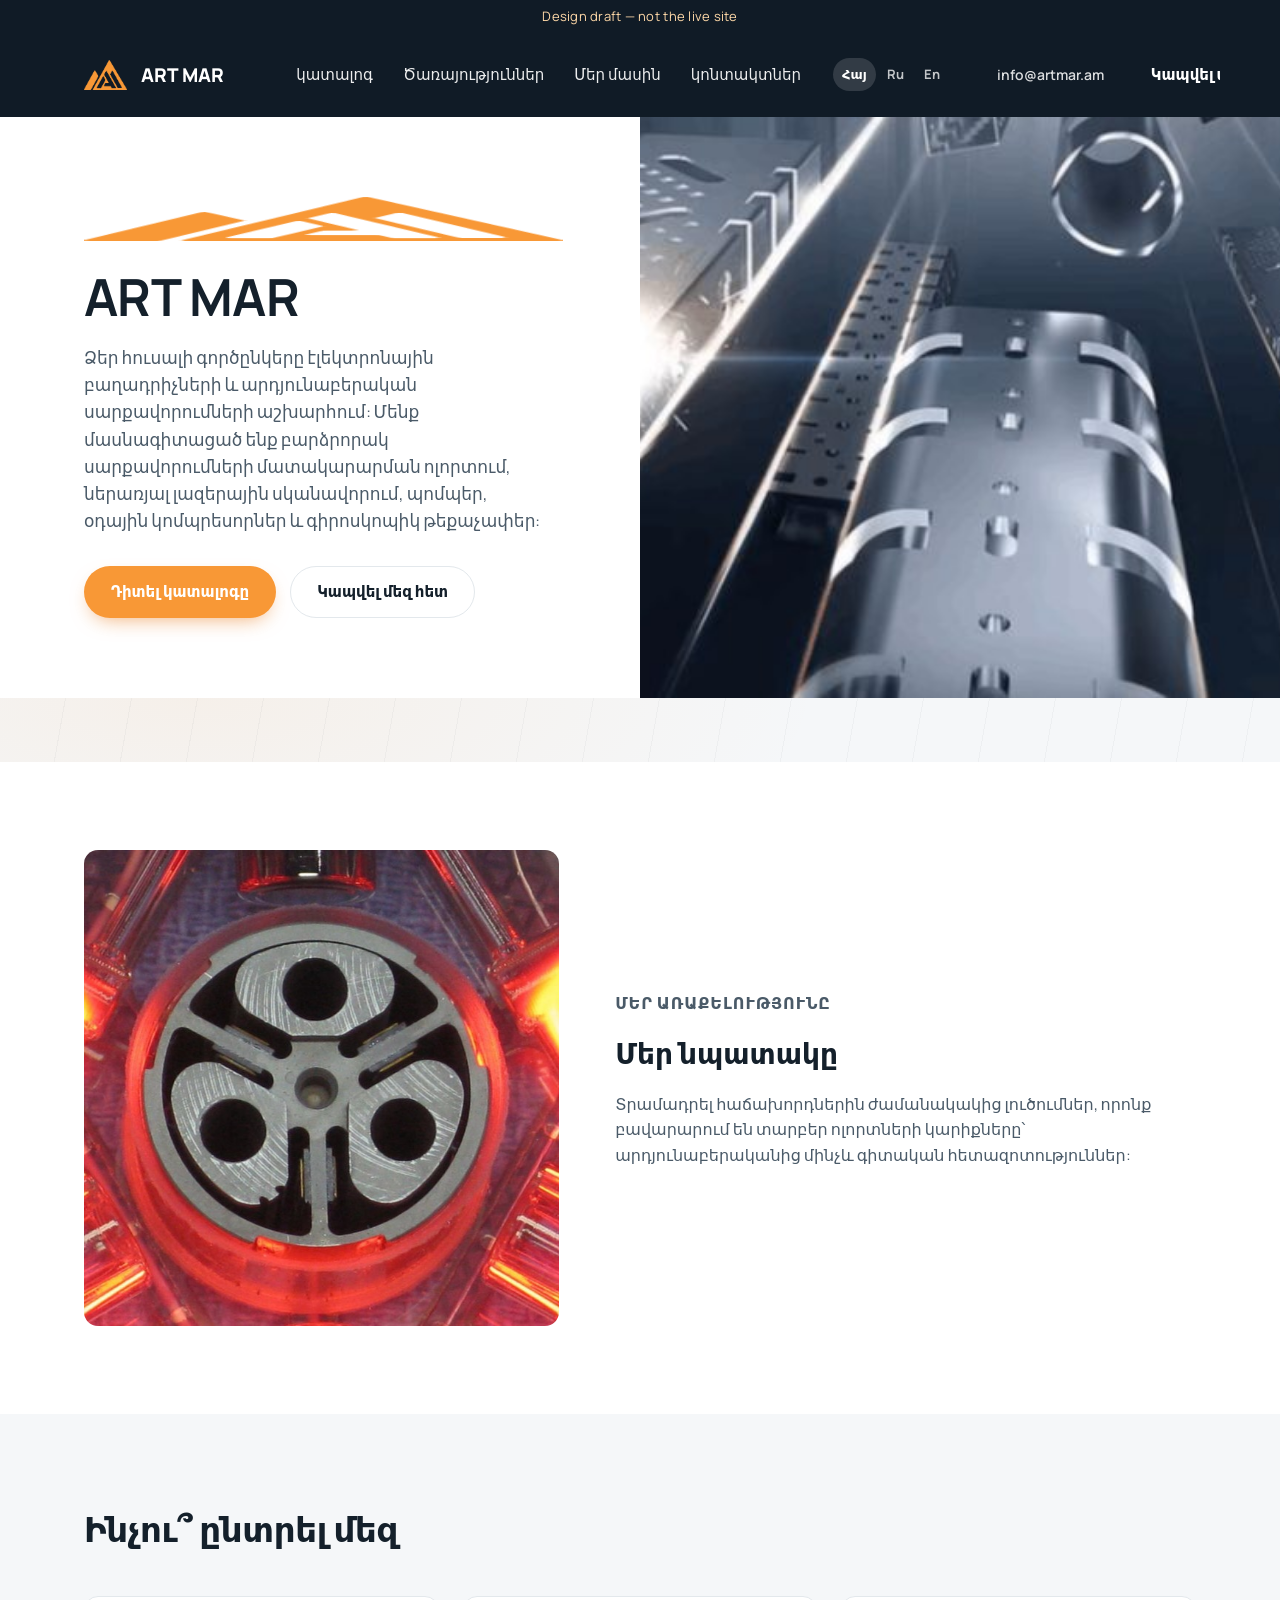
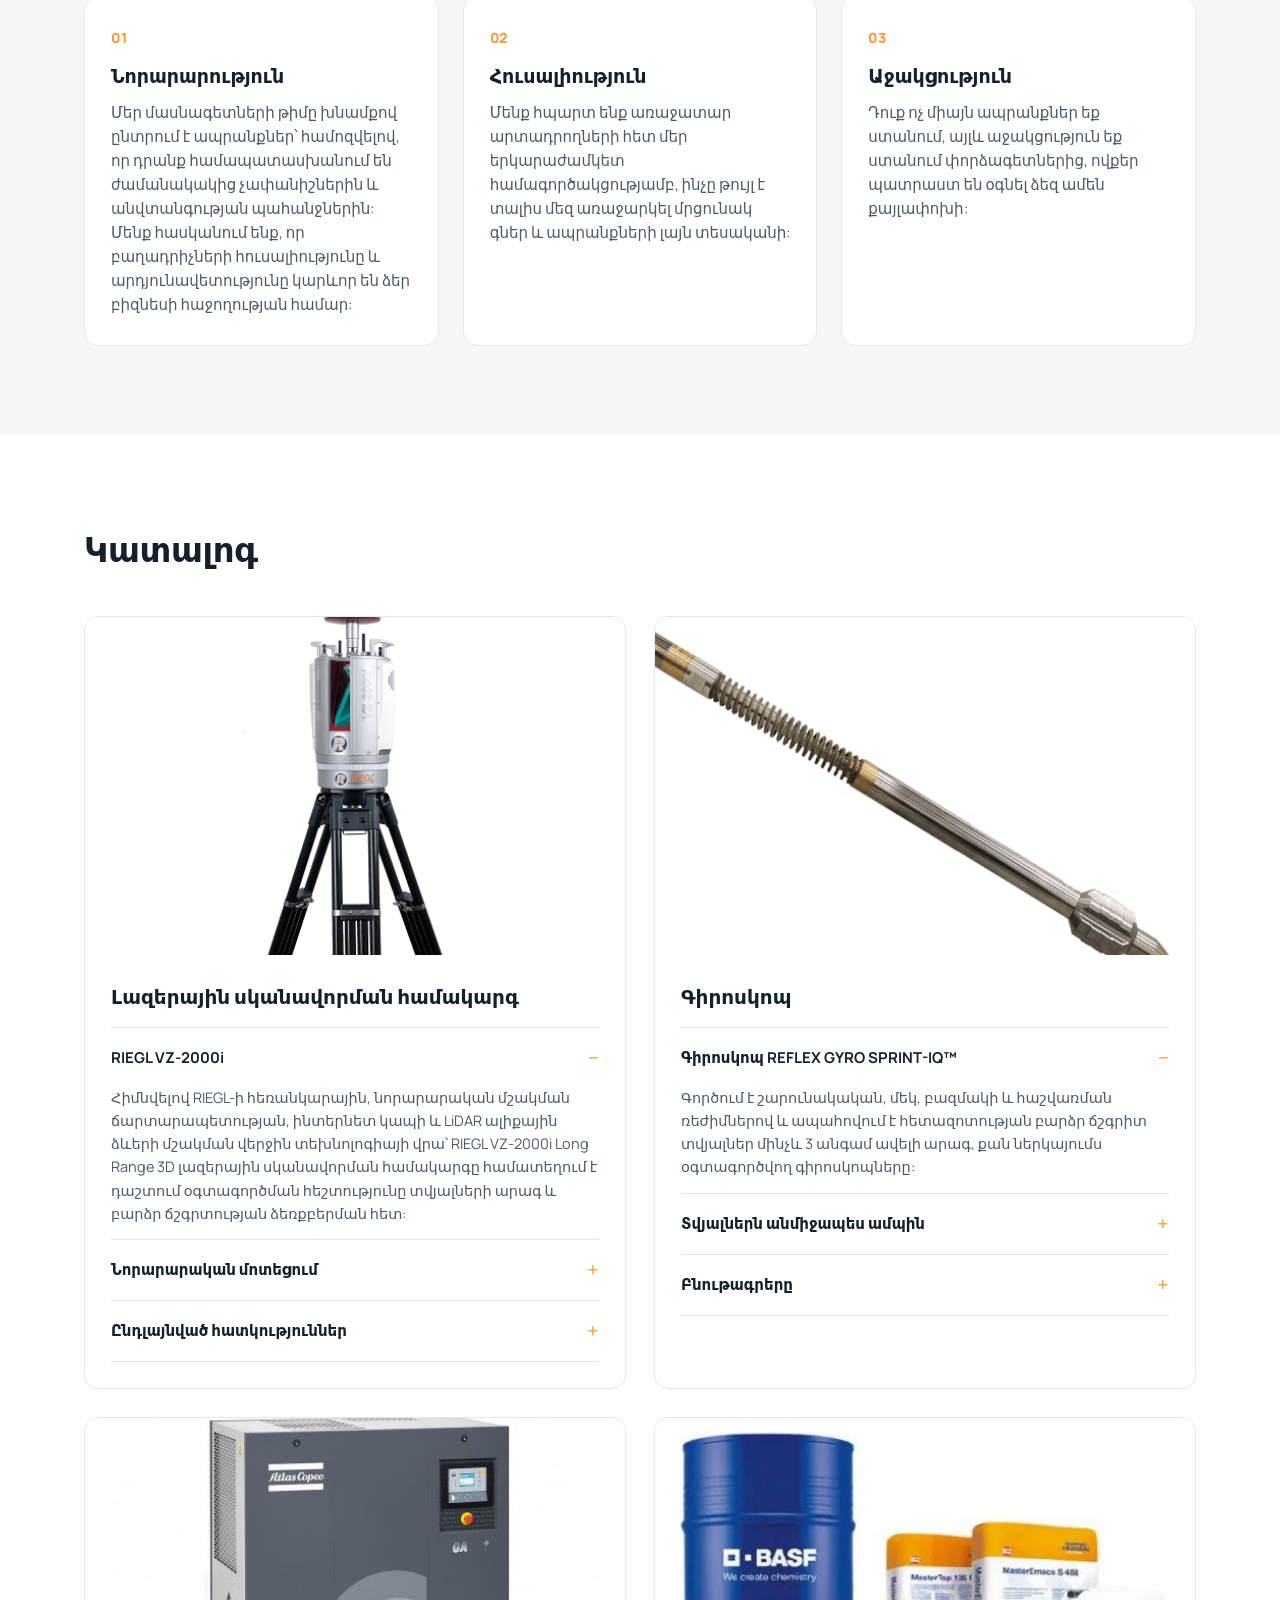
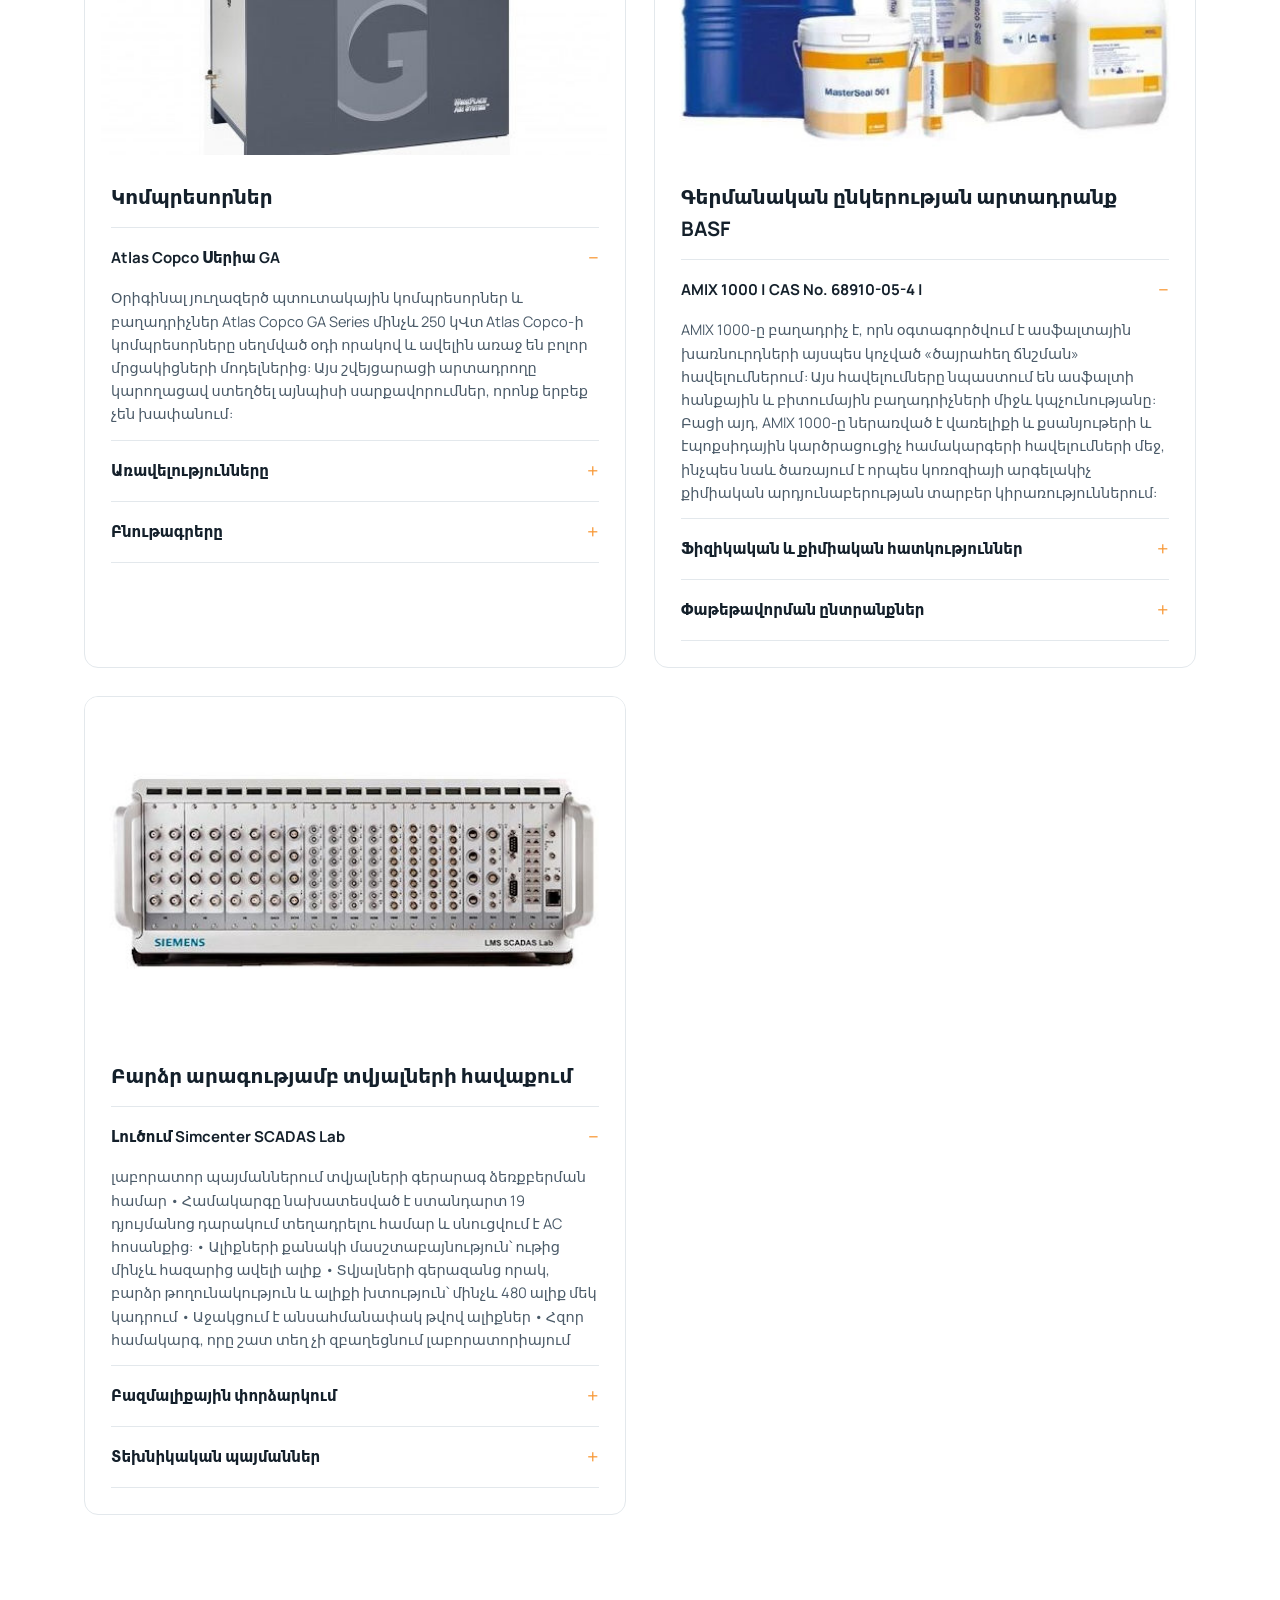
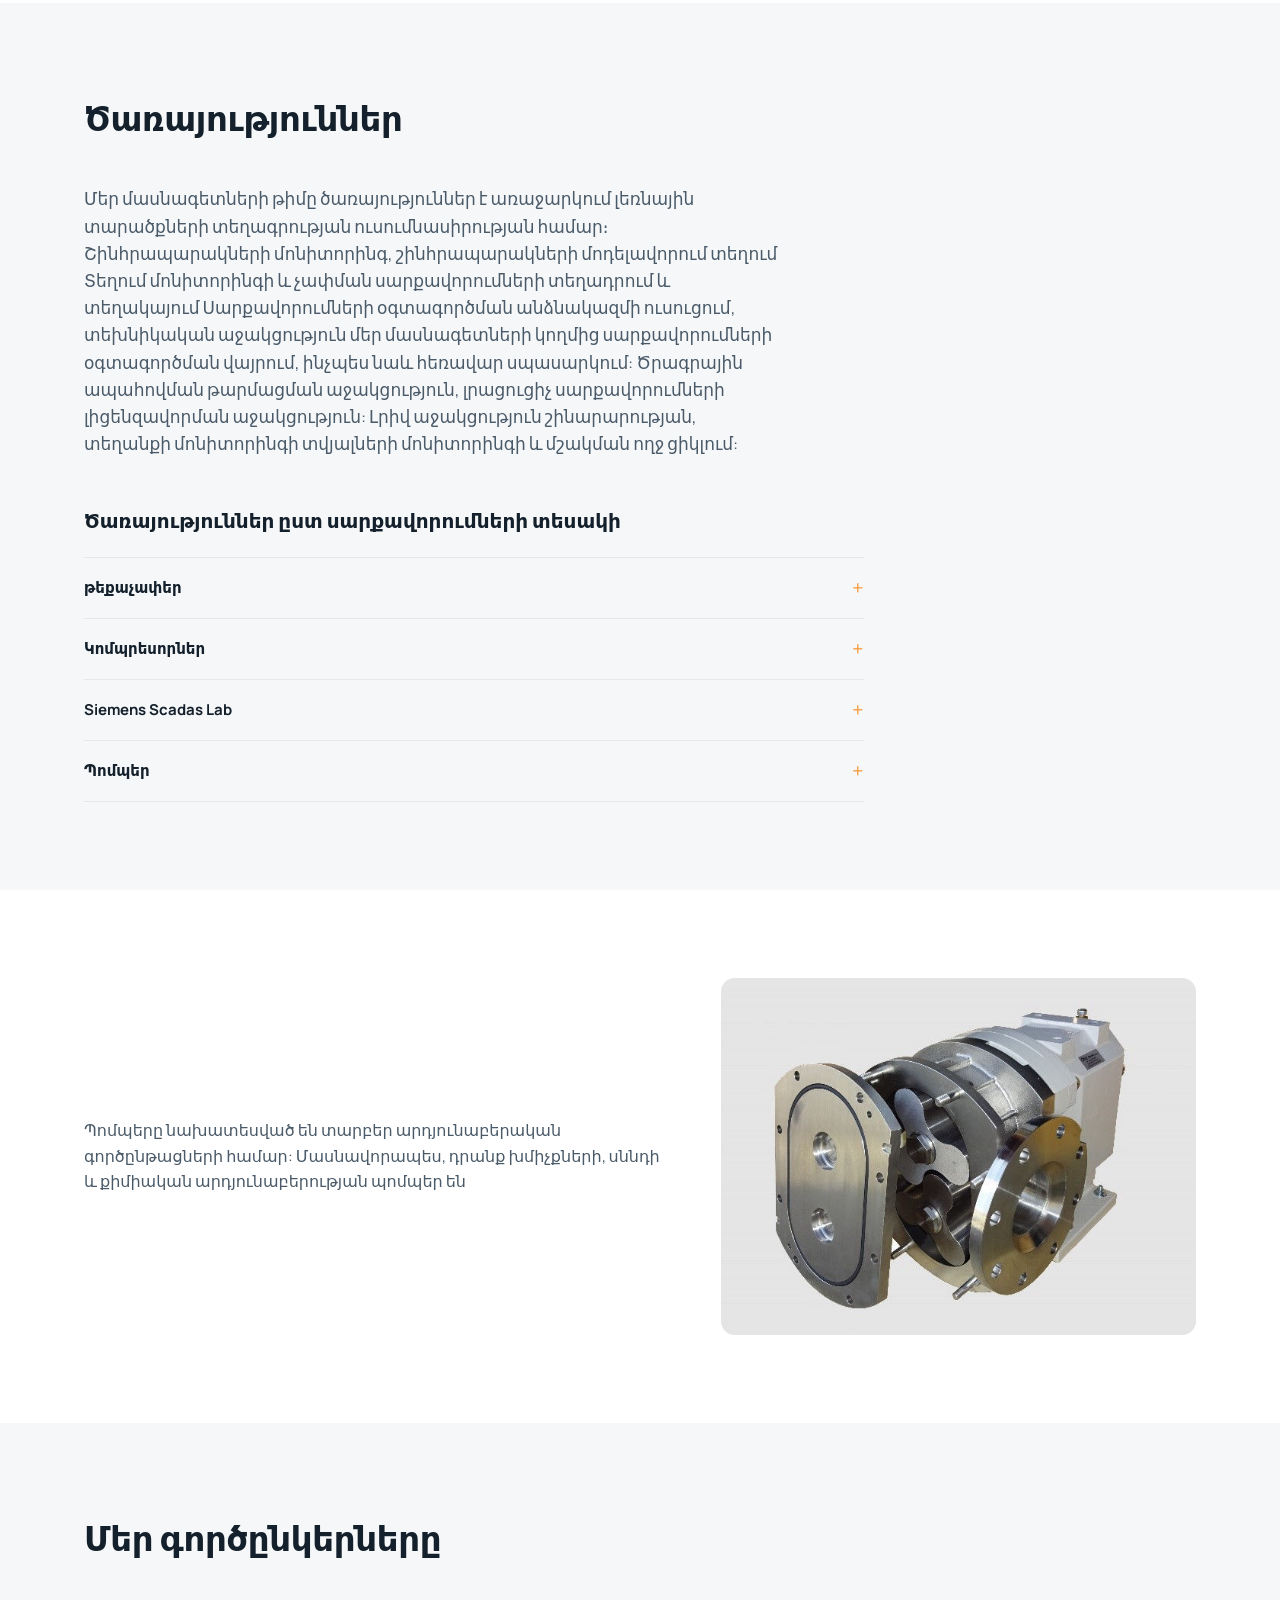
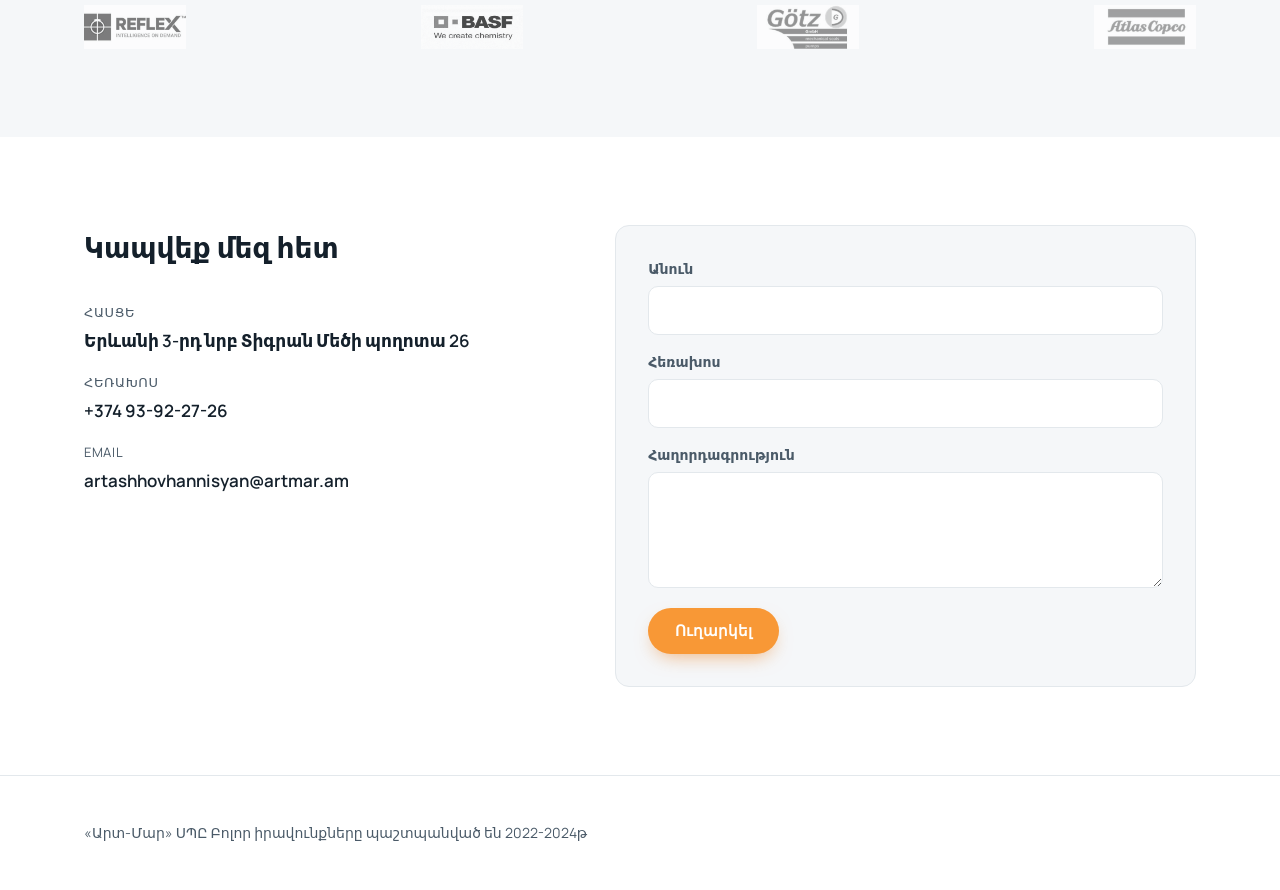
<file: preview/index.html>
<!doctype html>
<html lang="hy">
<head>
<meta charset="utf-8">
<meta name="viewport" content="width=device-width, initial-scale=1">
<title>ART MAR — ART MAR design preview</title>
<meta name="description" content="Design draft for the ART MAR site. Not the live version.">
<meta name="robots" content="noindex">
<link rel="preconnect" href="https://fonts.googleapis.com">
<link href="https://fonts.googleapis.com/css2?family=Manrope:wght@400;500;600;700;800&display=swap" rel="stylesheet">
<link rel="stylesheet" href="style.css">
</head>
<body>

<div class="preview-flag">Design draft — not the live site</div>

<header class="site-header">
  <div class="wrap site-header__row">
    <a class="brand" href="./">
      <img class="brand__logo" src="../assets/images/untitled-2-121x84.png" alt="ART MAR" style="height:30px;width:auto;display:block;">
      <span class="brand__name">ART MAR</span>
    </a>
    <nav class="nav">
      <a href="#content4-22">կատալոգ</a>
<a href="#content4-2a">Ծառայություններ</a>
<a href="#step3-4">Մեր մասին</a>
<a href="#animateForm8-1k">կոնտակտներ</a>
    </nav>
    <div class="lang-switch">
      <a href="/Repo_Sar/preview/" class="is-active">Հայ</a>
      <a href="/Repo_Sar/preview/ru/">Ru</a>
      <a href="/Repo_Sar/preview/en/">En</a>
    </div>
    <div class="header-actions">
      <a class="header-email" href="mailto:info@artmar.am">info@artmar.am</a>
      <a class="btn btn--pill-outline btn--sm" href="#animateForm8-1k">Կապվել մեզ հետ</a>
    </div>
  </div>
</header>

<section class="hero">
  <div class="hero__row">
    <div class="hero__text">
      <img class="hero__logo" src="../assets/images/untitled-2-121x84.png" alt="ART MAR" style="height:44px;width:auto;display:block;">
      <h1>ART MAR</h1>
      <p class="hero__lead">Ձեր հուսալի գործընկերը էլեկտրոնային բաղադրիչների և արդյունաբերական սարքավորումների աշխարհում: Մենք մասնագիտացած ենք բարձրորակ սարքավորումների մատակարարման ոլորտում, ներառյալ լազերային սկանավորում, պոմպեր, օդային կոմպրեսորներ և գիրոսկոպիկ թեքաչափեր:</p>
      <div class="hero__actions">
        <a href="#content4-22" class="btn btn--primary">Դիտել կատալոգը</a>
        <a href="#animateForm8-1k" class="btn btn--outline">Կապվել մեզ հետ</a>
      </div>
    </div>
    <div class="hero__media">
      <img src="../assets/images/header-bg.jpg" alt="ART MAR">
    </div>
  </div>
</section>
<div class="wave-divider" aria-hidden="true"></div>

<section class="section" id="about">
  <div class="wrap about__row">
    <div class="about__media"><img src="../assets/images/rlg-scaled-2-1023x724.jpeg" alt="" loading="lazy"></div>
    <div class="about__text">
      <p class="eyebrow">Մեր առաքելությունը</p>
      <h2>Մեր նպատակը</h2>
      <p>Տրամադրել հաճախորդներին ժամանակակից լուծումներ, որոնք բավարարում են տարբեր ոլորտների կարիքները՝ արդյունաբերականից մինչև գիտական ​​հետազոտություններ:</p>
    </div>
  </div>
</section>

<section class="section section--muted">
  <div class="wrap">
    <h2 class="section-title">Ինչու՞ ընտրել մեզ</h2>
    <div class="why-grid">
      <div class="why-card">
  <span class="why-card__num">01</span>
  <h3>Նորարարություն</h3>
  <p>Մեր մասնագետների թիմը խնամքով ընտրում է ապրանքներ՝ համոզվելով, որ դրանք համապատասխանում են ժամանակակից չափանիշներին և անվտանգության պահանջներին: Մենք հասկանում ենք, որ բաղադրիչների հուսալիությունը և արդյունավետությունը կարևոր են ձեր բիզնեսի հաջողության համար:</p>
</div><div class="why-card">
  <span class="why-card__num">02</span>
  <h3>Հուսալիություն</h3>
  <p>Մենք հպարտ ենք առաջատար արտադրողների հետ մեր երկարաժամկետ համագործակցությամբ, ինչը թույլ է տալիս մեզ առաջարկել մրցունակ գներ և ապրանքների լայն տեսականի:</p>
</div><div class="why-card">
  <span class="why-card__num">03</span>
  <h3>Աջակցություն</h3>
  <p>Դուք ոչ միայն ապրանքներ եք ստանում, այլև աջակցություն եք ստանում փորձագետներից, ովքեր պատրաստ են օգնել ձեզ ամեն քայլափոխի:</p>
</div>
    </div>
  </div>
</section>

<section class="section" id="content4-22">
  <div class="wrap">
    <h2 class="section-title">Կատալոգ</h2>
    <div class="catalog-grid">
      <article class="catalog-card">
  <div class="catalog-card__media"><img src="../assets/images/laser-530x375.png" alt="Լազերային սկանավորման համակարգ" loading="lazy"></div>
  <div class="catalog-card__body">
    <h3>Լազերային սկանավորման համակարգ</h3>
    <details class="spec" open>
  <summary>RIEGL VZ-2000i</summary>
  <p>Հիմնվելով RIEGL-ի հեռանկարային, նորարարական մշակման ճարտարապետության, ինտերնետ կապի և LiDAR ալիքային ձևերի մշակման վերջին տեխնոլոգիայի վրա՝ RIEGL VZ-2000i Long Range 3D լազերային սկանավորման համակարգը համատեղում է դաշտում օգտագործման հեշտությունը տվյալների արագ և բարձր ճշգրտության ձեռքբերման հետ:</p>
</details>
<details class="spec">
  <summary>Նորարարական մոտեցում</summary>
  <p>Մշակման նոր ճարտարապետությունը թույլ է տալիս տարբեր ֆոնային առաջադրանքներ (օրինակ՝ կետային ամպի գրանցում, աշխարհագրանցում, կողմնորոշում ներկառուցված իներցիոն չափման միավորի միջոցով և այլն) կատարել նավի վրա՝ սկանավորման և պատկերի տվյալների միաժամանակյա ձեռքբերմանը:</p>
</details>
<details class="spec">
  <summary>Ընդլայնված հատկություններ</summary>
  <p>Սկաների ծրագրային բաղադրիչների ամբողջական փաստաթղթավորումը, որը հասանելի է անմիջապես RIEGL VZ-2000i-ում, հուսալի հիմք է տալիս ստեղծել ձեր սեփական Python հավելվածները՝ սկաների ֆունկցիոնալությունը ընդլայնելու համար:</p>
</details>
  </div>
</article><article class="catalog-card">
  <div class="catalog-card__media"><img src="../assets/images/hiriscope-530x375.png" alt="Գիրոսկոպ" loading="lazy"></div>
  <div class="catalog-card__body">
    <h3>Գիրոսկոպ</h3>
    <details class="spec" open>
  <summary>Գիրոսկոպ REFLEX GYRO SPRINT-IQ™</summary>
  <p>Գործում է շարունակական, մեկ, բազմակի և հաշվառման ռեժիմներով և ապահովում է հետազոտության բարձր ճշգրիտ տվյալներ մինչև 3 անգամ ավելի արագ, քան ներկայումս օգտագործվող գիրոսկոպները:</p>
</details>
<details class="spec">
  <summary>Տվյալներն անմիջապես ամպին</summary>
  <p>REFLEX GYRO SPRINT-IQ™-ը, որը կարող է հետազոտել ցանկացած անկյան տակ, լավ հարմարեցված է ստորգետնյա և վերգետնյա հորատման համար օգտակար հանածոների հետախուզման ոլորտում: Հորատման օպերատորների հետ սերտորեն համագործակցելով՝ REFLEX-ը մշակել է ունիվերսալ ներքևում, որպեսզի REFLEX GYRO SPRINT-IQ™-ը հնարավոր լինի օգտագործել բոլոր ստանդարտ RC և ադամանդե միջուկային փորվածքներում:</p>
</details>
<details class="spec">
  <summary>Բնութագրերը</summary>
  <p>- Արտաքին տրամագիծը 42,5 մմ: Երկարությունը 1400 մմ ներառյալ մարտկոցը* - Քաշը 8 կգ ներառյալ մարտկոցը* - Աշխատանքային պայմաններ Ջերմաստիճանը 0ºC-ից +70ºC (32ºF-ից +158ºF) - Խորությունը 6000 psi (3000 մ քաղցրահամ ջուր) - հարվածային բեռը 500 գ (ներառյալ սուզանավը) - Բնութագրեր Ազիմուտ +/- 1º ** ընկղմում +/- 0. 3º - Overview Մեկ և բազմաֆունկցիոնալ ռեժիմներ, շարունակական ռեժիմ - Արտահանել CSV տվյալները - Նկարահանման ժամանակը &gt;50 մ/րոպե, շարունակական - Մարտկոցներ Type Ni-MH: Վերալիցքավորվող։ Աշխատանքային ժամանակը յուրաքանչյուրը 15 ժամ է: Հնարավոր է փոխարինել դաշտում։ Ներառված է 2 մարտկոց - Տվյալների քանակությունը 11 ժամ շարունակական աշխատանք - Արտահանեք USB և WiFi տվյալները CSV ձևաչափով</p>
</details>
  </div>
</article><article class="catalog-card">
  <div class="catalog-card__media"><img src="../assets/images/kompressor-530x375.jpg" alt="Կոմպրեսորներ" loading="lazy"></div>
  <div class="catalog-card__body">
    <h3>Կոմպրեսորներ</h3>
    <details class="spec" open>
  <summary>Atlas Copco Սերիա GA</summary>
  <p>Օրիգինալ յուղազերծ պտուտակային կոմպրեսորներ և բաղադրիչներ Atlas Copco GA Series մինչև 250 կՎտ Atlas Copco-ի կոմպրեսորները սեղմված օդի որակով և ավելին առաջ են բոլոր մրցակիցների մոդելներից: Այս շվեյցարացի արտադրողը կարողացավ ստեղծել այնպիսի սարքավորումներ, որոնք երբեք չեն խափանում:</p>
</details>
<details class="spec">
  <summary>Առավելությունները</summary>
  <p>- առավելագույն էներգիայի արդյունավետություն - սպասարկման միջև երկար ընդմիջումներ - ցածր աղմուկի մակարդակ - ոչ մի թրթռում - բնապահպանական անվտանգություն - 150 տարվա ապրանքանիշի պատմություն - հուսալի շահագործում նույնիսկ բարդ կլիմայական պայմաններում</p>
</details>
<details class="spec">
  <summary>Բնութագրերը</summary>
  <p>- ճնշում 3-ից 40 բար - արտադրողականությունը 0,4-ից մինչև 100 մ3/րոպե: - հզորությունը 2,2-ից մինչև 500 կՎտ</p>
</details>
  </div>
</article><article class="catalog-card">
  <div class="catalog-card__media"><img src="../assets/images/chemistry-530x375.jpg" alt="Գերմանական ընկերության արտադրանք BASF" loading="lazy"></div>
  <div class="catalog-card__body">
    <h3>Գերմանական ընկերության արտադրանք BASF</h3>
    <details class="spec" open>
  <summary>AMIX 1000 | CAS No. 68910-05-4 |</summary>
  <p>AMIX 1000-ը բաղադրիչ է, որն օգտագործվում է ասֆալտային խառնուրդների այսպես կոչված «ծայրահեղ ճնշման» հավելումներում: Այս հավելումները նպաստում են ասֆալտի հանքային և բիտումային բաղադրիչների միջև կպչունությանը: Բացի այդ, AMIX 1000-ը ներառված է վառելիքի և քսանյութերի և էպոքսիդային կարծրացուցիչ համակարգերի հավելումների մեջ, ինչպես նաև ծառայում է որպես կոռոզիայի արգելակիչ քիմիական արդյունաբերության տարբեր կիրառություններում:</p>
</details>
<details class="spec">
  <summary>Ֆիզիկական և քիմիական հատկություններ</summary>
  <p>Վիճակը՝ հեղուկ Ձևը՝ բարձր մածուցիկ, հեղուկ Գույնը՝ սաթ մուգ շագանակագույն Հոտը՝ ամինման, թունավոր, եթե ներշնչվի Հալման ջերմաստիճանը՝ մոտ -30 °C Եռման միջակայք՝ 236 - 310 °C (1,013 hPa) Դյուրավառություն՝ ոչ դյուրավառ Բոցավառման ջերմաստիճանը՝ 357 °C (DIN EN 14522) Ջերմային տարրալուծումը՝ 335 °C, 200 կՋ/կգ (DDK (DIN 51007)): Դա ինքնանվաստացնող նյութ չէ։ Լուծելիությունը ջրի մեջ՝ խառնելի (20 °C) Հարաբերական խտություն՝ 1,0316 (20 °C) (OECD ուղեցույց 109) Խտություն՝ 1,034 գ/սմ3 (20 °C) Գոլորշիների հարաբերական խտություն (օդ)՝ &gt; 1 (20 °C) ավելի ծանր, քան օդը: Նյութը/արտադրանքը դրվում է շուկայում կամ օգտագործվում է ոչ պինդ կամ հատիկավոր վիճակում։</p>
</details>
<details class="spec">
  <summary>Փաթեթավորման ընտրանքներ</summary>
  <p>1 կգ ապակե շիշ 200 կգ պողպատե թմբուկներ</p>
</details>
  </div>
</article><article class="catalog-card">
  <div class="catalog-card__media"><img src="../assets/images/simcenter-530x375.jpg" alt="Բարձր արագությամբ տվյալների հավաքում" loading="lazy"></div>
  <div class="catalog-card__body">
    <h3>Բարձր արագությամբ տվյալների հավաքում</h3>
    <details class="spec" open>
  <summary>Լուծում Simcenter SCADAS Lab</summary>
  <p>լաբորատոր պայմաններում տվյալների գերարագ ձեռքբերման համար • Համակարգը նախատեսված է ստանդարտ 19 դյույմանոց դարակում տեղադրելու համար և սնուցվում է AC հոսանքից: • Ալիքների քանակի մասշտաբայնություն՝ ութից մինչև հազարից ավելի ալիք • Տվյալների գերազանց որակ, բարձր թողունակություն և ալիքի խտություն՝ մինչև 480 ալիք մեկ կադրում • Աջակցում է անսահմանափակ թվով ալիքներ • Հզոր համակարգ, որը շատ տեղ չի զբաղեցնում լաբորատորիայում</p>
</details>
<details class="spec">
  <summary>Բազմալիքային փորձարկում</summary>
  <p>Simcenter SCADAS Lab լուծումն առաջարկում է համընկնող ուժեղացուցիչներ՝ կապուղուց անկախ թողունակությամբ՝ դարձնելով այն իդեալական ընտրություն բազմալիքային մոդալ փորձարկման, օդանավի ցամաքային հաճախականության փորձարկման, բարձր հաճախականության ակուստիկ փորձարկման, տուրբինային փորձարկման և այլ ինտենսիվ չափումների համար: Բացի այդ, SCADAS պլատֆորմի շարժական հնարավորությունները թույլ են տալիս միացնել Simcenter SCADAS Lab դարակը Simcenter SCADAS Mobile անալիզատորին կամ Simcenter SCADAS Գրանցիչին՝ առանց տվյալների հավաքագրման համակարգը վերակազմավորելու անհրաժեշտության:</p>
</details>
<details class="spec">
  <summary>Տեխնիկական պայմաններ</summary>
  <p>• Նմուշառման արագությունը մինչև 204,8 կՀց մեկ ալիքի համար, թողունակությունը մինչև 19 միլիոն նմուշի կետ վայրկյանում • 24-բիթանոց սիգմա-դելտա անալոգային-թվային փոխարկիչ (ADC) • Դինամիկ միջակայք 150 դԲ • Տարբեր տեսակի կոնդիցիոներների ուժեղացուցիչներ և ստանդարտ միակցիչների մեծ ընտրություն, ներառյալ BNC, CAMAC LEMO® և Sub-D, որոնք օգտագործվում են կարկատել վահանակների հետ: • Ընտրովի ներառում է ինտերֆեյսներ՝ թվային CAN-bus տվյալների ավտոբուսներին միանալու համար, երկու մուտք՝ արագության տվիչների և ազդանշանի գեներատորներից ելքերի միացման համար • Տվյալների հավաքագրման համակարգերի բաշխված կոնֆիգուրացիայի համար միացրեք հիմնական և slave դարակները՝ օգտագործելով երկար օպտիկամանրաթելային մալուխներ՝ տվյալների փոխանցման արագությամբ 1,25 Գբիտ/վրկ: • Օպտիմալ հուսալիության համար ուժեղացուցիչներն օգտագործում են միայն բարձրորակ էլեկտրոնային բաղադրիչներ՝ ընդլայնված աշխատանքային ջերմաստիճանի տիրույթով SCADAS լաբորատոր մոդել Ապրանքանիշը: Siemens Երկիր - Բելգիա • Nmusharrman aragut’yuny minch’ev 204,8 kHts’ mek alik’i hamar,</p>
</details>
  </div>
</article>
    </div>
  </div>
</section>

<section class="section section--muted" id="content4-2a">
  <div class="wrap">
    <h2 class="section-title">Ծառայություններ</h2>
    <p class="section-lead">Մեր մասնագետների թիմը ծառայություններ է առաջարկում լեռնային տարածքների տեղագրության ուսումնասիրության համար։ Շինհրապարակների մոնիտորինգ, շինհրապարակների մոդելավորում տեղում Տեղում մոնիտորինգի և չափման սարքավորումների տեղադրում և տեղակայում Սարքավորումների օգտագործման անձնակազմի ուսուցում, տեխնիկական աջակցություն մեր մասնագետների կողմից սարքավորումների օգտագործման վայրում, ինչպես նաև հեռավար սպասարկում: Ծրագրային ապահովման թարմացման աջակցություն, լրացուցիչ սարքավորումների լիցենզավորման աջակցություն: Լրիվ աջակցություն շինարարության, տեղանքի մոնիտորինգի տվյալների մոնիտորինգի և մշակման ողջ ցիկլում:</p>
    <h3 class="section-subtitle">Ծառայություններ ըստ սարքավորումների տեսակի</h3>
    <div class="spec-group">
      <details class="spec">
  <summary>թեքաչափեր</summary>
  <p>Մասնագետների թիմը, օգտագործելով բարձր տեխնոլոգիական համալիրը, ամենաարագ և ճշգրիտ թեքաչափական համակարգը REFLEX GYRO SPRINT-IQ, ձեր ընկերության հորատման օպերատորների հետ միասին, իրական ժամանակում կիրականացնի էլեկտրոնային խորության հաշվիչի միջոցով շարունակական հետազոտությունների վրա. ստացեք ակնթարթային մուտք դեպի արդյունքներ՝ IMDEXHUB ամպային լուծման -IQ™ միջոցով: Շարունակական ռեժիմում աշխատելիս REFLEX GYRO SPRINT-IQ™-ի առավելությունները ներառում են րոպեում 150 մետրից ավելի արագություն նկարելու՝ արդյունքի կայուն որակով և ճշգրտությամբ: REFLEX GYRO SPRINT-IQ™-ի միջոցով դուք կարող եք վստահ լինել հետազոտության տվյալներին, որոնք ստացվում են դեպի հյուսիս ուղղված սենսորներից: REFLEX GYRO SPRINT-IQ™ գիրոսկոպիկ թեքաչափն աշխատում է շարունակական, մեկ կետով, բազմակետով և գերշահաչափով հետազոտության ռեժիմներով և ապահովում է հետազոտության բարձր ճշգրիտ տվյալներ 3 անգամ ավելի արագ, քան ներկայումս առկա գիրոսկոպիկ թեքաչափերը: Մենք պատրաստ ենք պատրաստել հորատման մասնագետներ՝ համակարգը տիրապետելու համար։ Գործիքը տիրապետելու համար պահանջում է նվազագույն ուսուցում և ինտուիտիվ ինտերֆեյս, որը հեշտացնում է գործիքի օգտագործումը: IMDEXHUB-IQ ամպային ծառայությանը միանալը կօգնի օպտիմիզացնել ձեր տվյալների մշակման լուծումը, ներառյալ պատասխանատվության ապահով շղթան, որակի ապահովումն ու վերահսկումը, ինչպես նաև հորատման տվյալների արագ մուտքը: Տվյալների անխափան փոխանցումը կայքից գրասենյակ նվազեցնում է մշակման և մեկնաբանման հետ կապված մարդկային սխալները և ձեզ տրամադրում է կարևոր տեղեկություններ, որոնց վրա կարող եք ապավինել: Հարմար է բոլոր բարձունքներում գեոդեզիական աշխատանքների համար՝ REFLEX GYRO SPRINT-IQ™ գիրոսկոպիկ թեքաչափը հարմար է ստորգետնյա և վերգետնյա հորատման ծրագրերի համար: REFLEX GYRO SPRINT-IQ™ կարող է օգտագործվել բոլոր ստանդարտ OC և ադամանդի միջուկային ծրագրերում:</p>
</details><details class="spec">
  <summary>Կոմպրեսորներ</summary>
  <p>Օդային պտուտակային կոմպրեսորների գնում, տեղադրում և գործարկում: Մեր մասնագետները կօգնեն ձեզ նախագծել օպտիմալ պայմաններ Atlas Copco GA շարքի օդային կոմպրեսորը հաճախորդի կարիքներին տեղում միացնելու համար: Մենք իրականացնում ենք մատակարարման, ճնշման և աշխատանքային ռեժիմների հաշվարկներ օդի մատակարարման համակարգի անխափան աշխատանքի համար: Աշխատանքային ցիկլերի արդյունքների հիման վրա արդյունքների ամբողջական վերլուծություն, սպառողներին օդի մատակարարման ծավալների ճշգրտում։ Մենք ապահովում ենք սարքավորումների ամբողջական տեխնիկական աջակցություն երաշխիքային ժամանակահատվածում: Տեխնիկական սպասարկում, վերանորոգում, հեռահար տեխնիկական սպասարկում ցանկացած հարցի համար։ Մեր մասնագետները կօգնեն ձեզ ընտրել ցանկացած կոմպրեսոր ձեր բիզնեսի համար ցանկացած արդյունաբերական ոլորտում, հանքարդյունաբերական ձեռնարկություններում, բժշկական հաստատություններում, ավտոտեխսպասարկման կայաններում, արտադրամասերում, մետաղամշակման, պլաստիկ ներարկման խանութներում:</p>
</details><details class="spec">
  <summary>Siemens Scadas Lab</summary>
  <p>Մեր ընկերությունը լուծում է Siemens - Simcenter SCADAS Lab-ի կողմից արտադրված համակարգով բարդ լաբորատոր թեստեր անցկացնելու համար՝ տվյալների բարձր արագության հավաքագրման համար: Simcenter SCADAS Lab սարքավորումն առաջարկում է համապատասխան ուժեղացուցիչներ՝ կապուղուց անկախ թողունակությամբ, ինչը այն դարձնում է իդեալական ընտրություն բազմալիքային մոդալ փորձարկման, օդանավի ցամաքային հաճախականության փորձարկման, բարձր հաճախականության ակուստիկ փորձարկման, տուրբինային փորձարկման և այլ ինտենսիվ չափումների համար: Բացի այդ, SCADAS պլատֆորմի շարժական հնարավորությունները թույլ են տալիս միացնել Simcenter SCADAS Lab դարակը Simcenter SCADAS Mobile անալիզատորին կամ Simcenter SCADAS Գրանցիչին՝ առանց տվյալների հավաքագրման համակարգը վերակազմավորելու անհրաժեշտության: Մեր ինժեներները ապահով կերպով կփորձարկեն թանկարժեք արտադրանքները՝ շնորհիվ Simcenter SCADAS Lab համակարգի, որը կարող է օգտագործվել որպես թրթռումների թեստի կառավարման համակարգի վերահսկիչ՝ սարքաշարային վթարային անջատումով: Մենք առաջարկում ենք համակարգի վերազինում օպտիկամանրաթելային մալուխների միջոցով: Այս մոդուլային ճարտարապետությունը հատկապես հարմար է vibroacoustic լաբորատորիաների համար. դուք կարող եք կառուցել մի քանի դարակաշարերի համակարգ ավելի քան հազար ալիքներով: Մի քանի «վարպետ» վանդակներից կարող եք հավաքել «վարպետ-ստրուկ» կոնֆիգուրացիա, որը կգործի որպես մեկ միասնական համակարգ՝ մեկ կառավարման կայանով:</p>
</details><details class="spec">
  <summary>Պոմպեր</summary>
  <p>Գերմանական Gotz GmBH ընկերության կողմից արտադրված պոմպերի պատվիրման և տեղադրման համար մեր ընկերությունը տրամադրում է ծառայությունների ամբողջական շարք: Գերմանական արտադրության պոմպերն առանձնանում են կառուցման բարձր որակով և տարբեր պայմաններում հուսալի շահագործմամբ: Մենք ընտրում ենք պոմպեր և դրանք տեղադրում ենք բանտապահով հաճախորդի տարածքում: Մենք տրամադրում ենք խորհրդատվություն փորձառու ինժեներների հետ ագրեգատների պահպանման և սպասարկման վերաբերյալ: Արտադրողի կողմից տրամադրված ամբողջ երաշխիքային ժամանակահատվածի համար կատարման ամբողջական աջակցություն, վերանորոգում և սպասարկում:</p>
</details>
    </div>
  </div>
</section>

<section class="section">
  <div class="wrap about__row about__row--reverse">
    <div class="about__media"><img src="../assets/images/nasos-624x468.jpg" alt="" loading="lazy"></div>
    <div class="about__text">
      <p class="eyebrow"></p>
      <p>Պոմպերը նախատեսված են տարբեր արդյունաբերական գործընթացների համար: Մասնավորապես, դրանք խմիչքների, սննդի և քիմիական արդյունաբերության պոմպեր են</p>
    </div>
  </div>
</section>

<section class="section section--muted">
  <div class="wrap">
    <h2 class="section-title">Մեր գործընկերները</h2>
    <div class="clients-row">
      <img src="../assets/images/reflex-358x154.jpg" alt="" loading="lazy">
<img src="../assets/images/basf-358x154.jpeg" alt="" loading="lazy">
<img src="../assets/images/gotz-358x154.jpg" alt="" loading="lazy">
<img src="../assets/images/atlas-358x154.jpg" alt="" loading="lazy">
    </div>
  </div>
</section>

<section class="section" id="animateForm8-1k">
  <div class="wrap contact__row">
    <div class="contact__info">
      <h2>Կապվեք մեզ հետ</h2>
      <p class="section-lead"></p>
      <dl class="contact-list">
        <div><dt>Հասցե</dt><dd>Երևանի 3-րդ նրբ Տիգրան Մեծի պողոտա 26</dd></div>
        <div><dt>Հեռախոս</dt><dd><a href="tel:+37493922726">+374 93-92-27-26</a></dd></div>
        <div><dt>Email</dt><dd><a href="mailto:artashhovhannisyan@artmar.am">artashhovhannisyan@artmar.am</a></dd></div>
      </dl>
    </div>
    <form class="contact-form" action="https://mobirise.eu/" method="POST">
      <input type="hidden" name="email" data-form-email="true" value="GNzdUTp4NfAKHDA/Rn/ZHTuxydw6GHpnPp4foHdjEcId/m+yyWFyo848CAA0ejLvvhGFM2qiIUrjaSkyPKHDVgKMS9QyU/X0ezS26/by0NLCtEWWgVo1dgyiQdgiropb">
      <div class="form-alert form-alert--ok" hidden data-form-alert>Կապնվեցինք շուտով</div>
      <div class="form-alert form-alert--err" hidden data-form-alert-danger></div>
      <label>Անուն<input type="text" name="name" required></label>
      <label>Հեռախոս<input type="tel" name="phone"></label>
      <label>Հաղորդագրություն<textarea name="message" rows="4"></textarea></label>
      <button type="submit" class="btn btn--primary">Ուղարկել</button>
    </form>
  </div>
</section>

<footer class="site-footer">
  <div class="wrap">
    <p>«Արտ-Մար» ՍՊԸ Բոլոր իրավունքները պաշտպանված են 2022-2024թ</p>
  </div>
</footer>

</body>
</html>
</file>
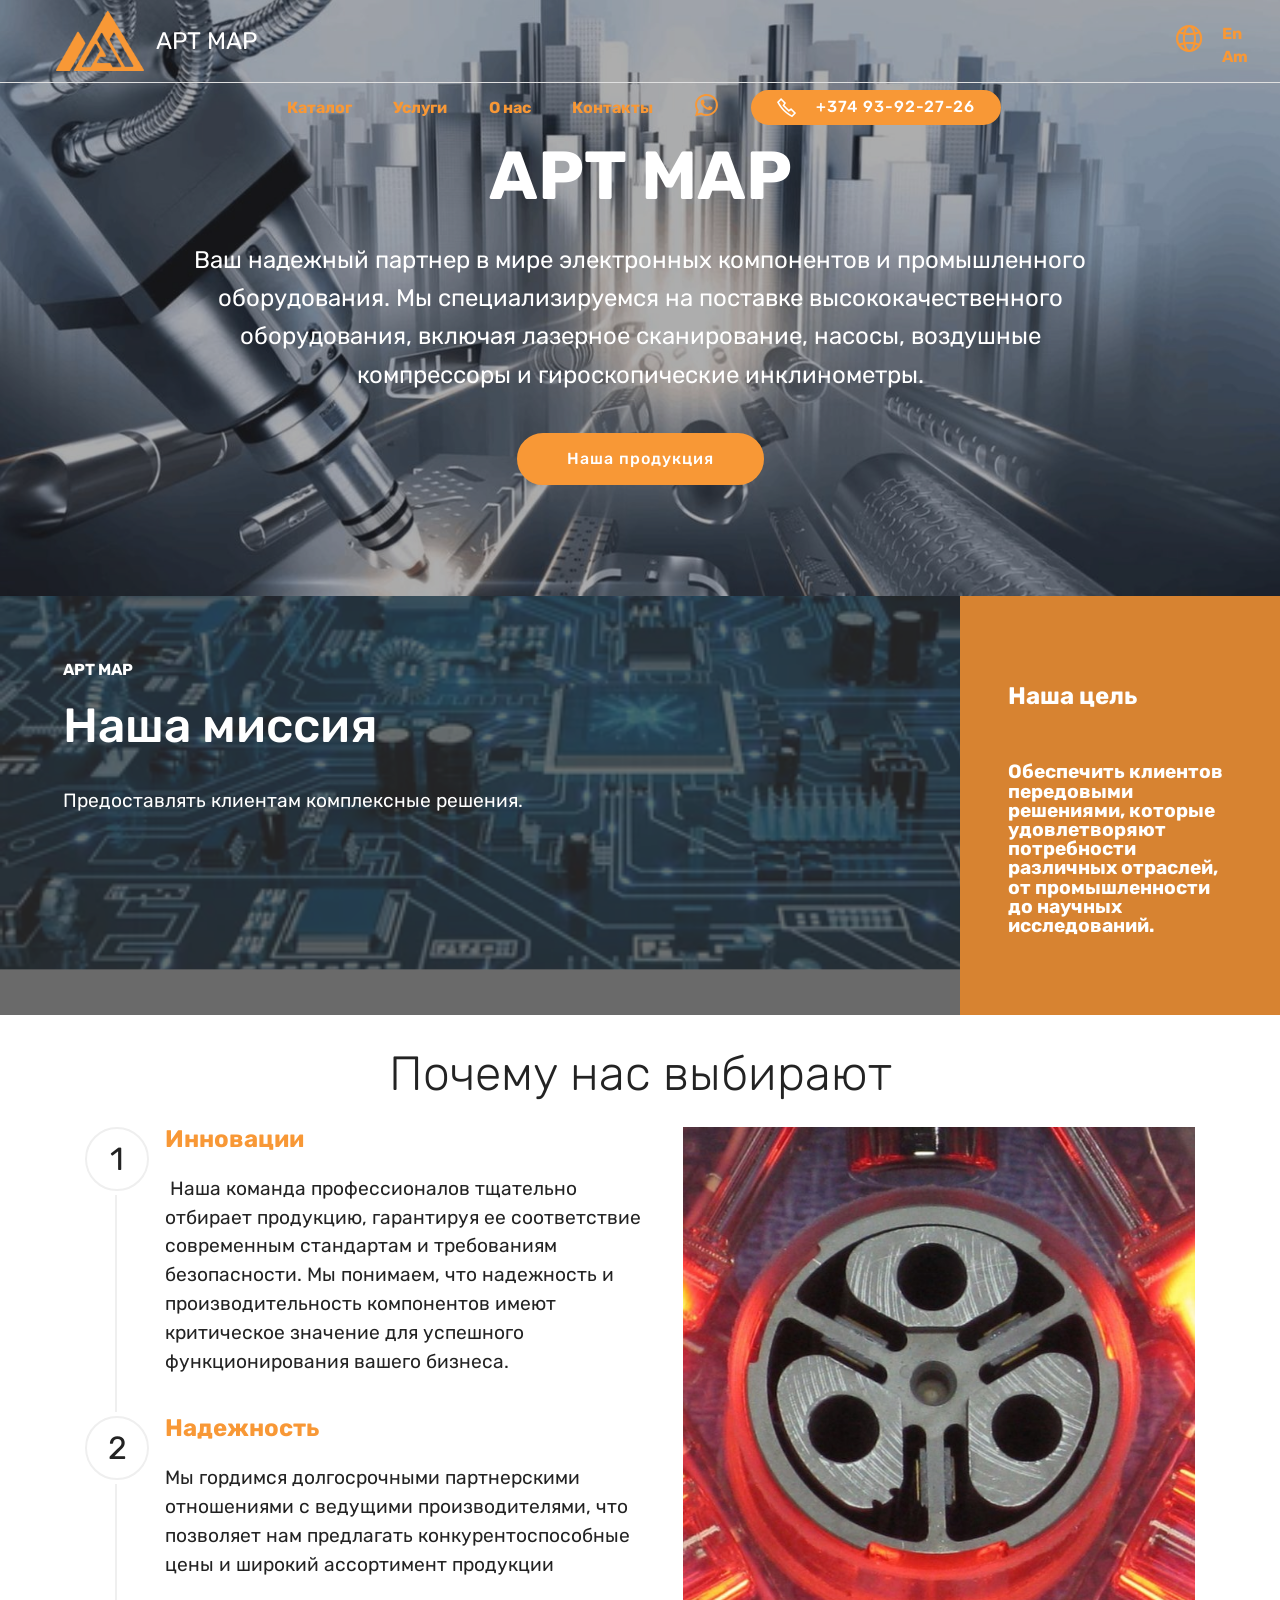
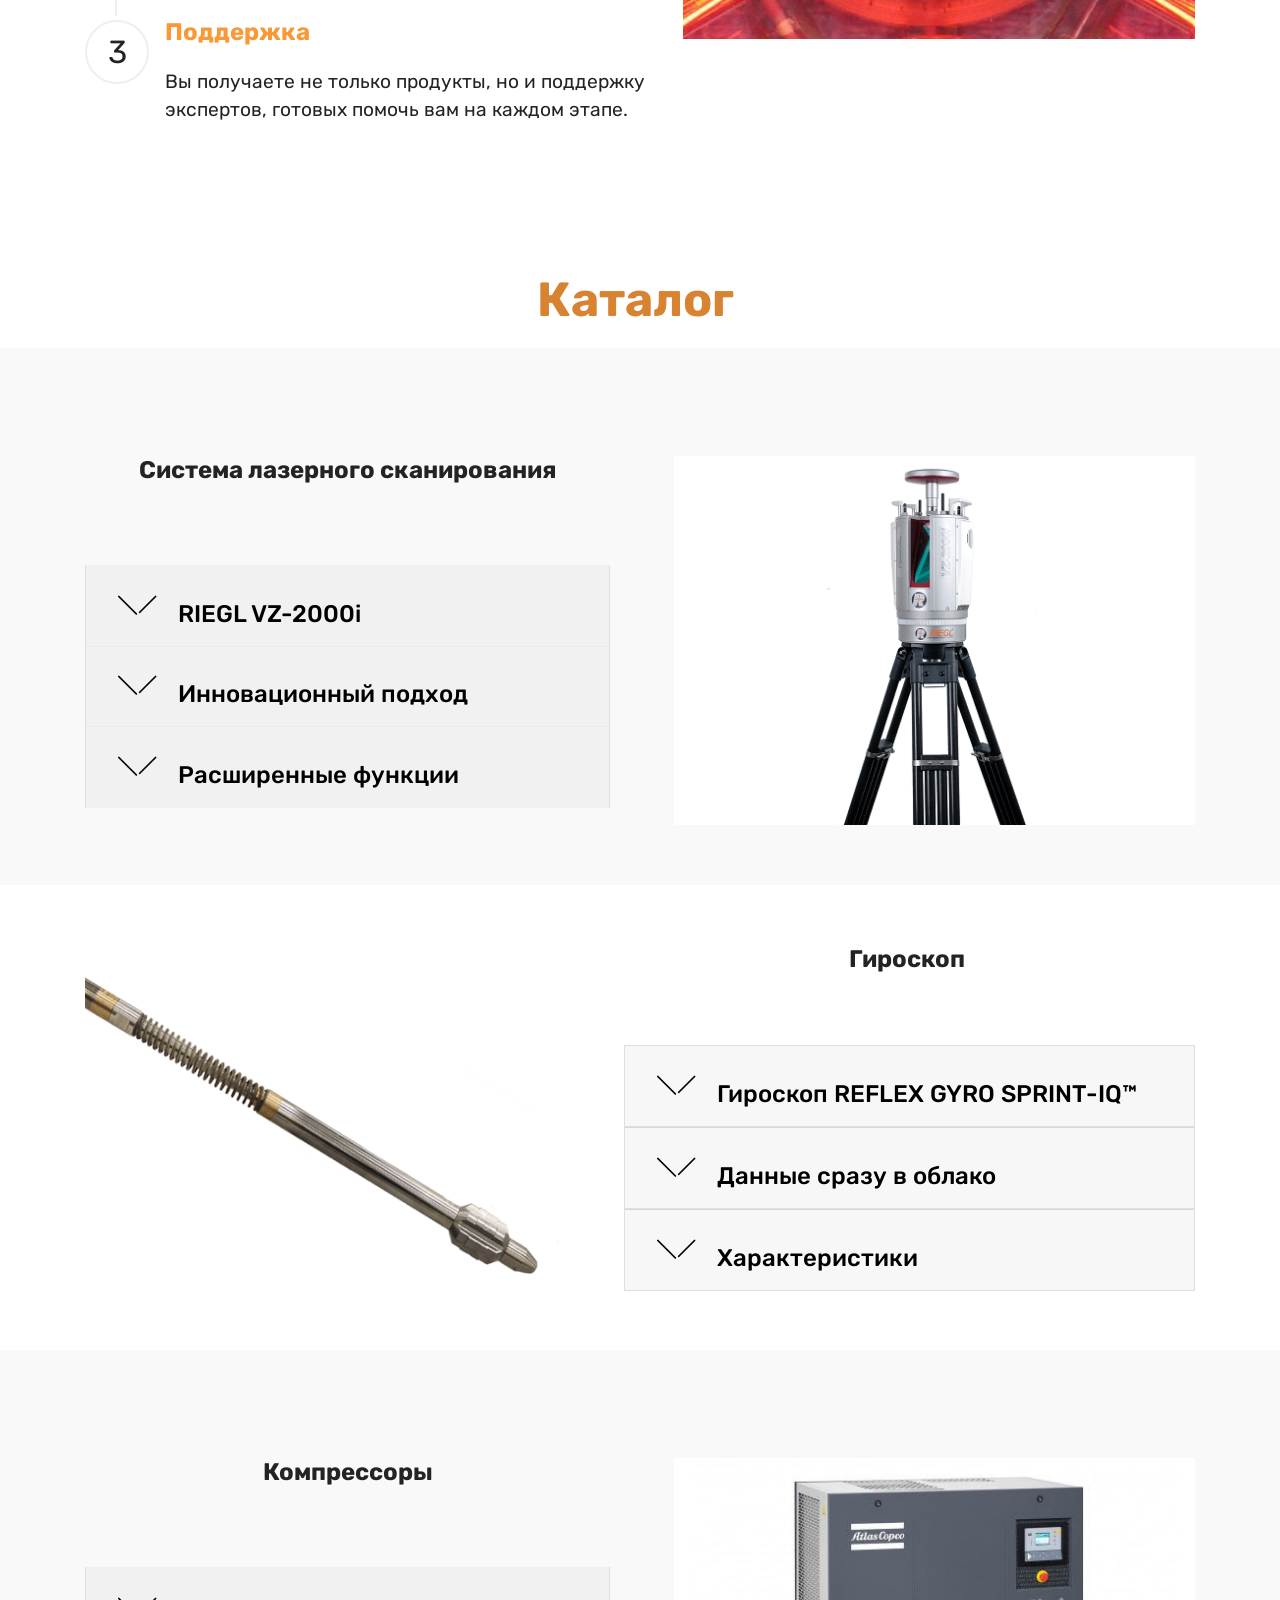
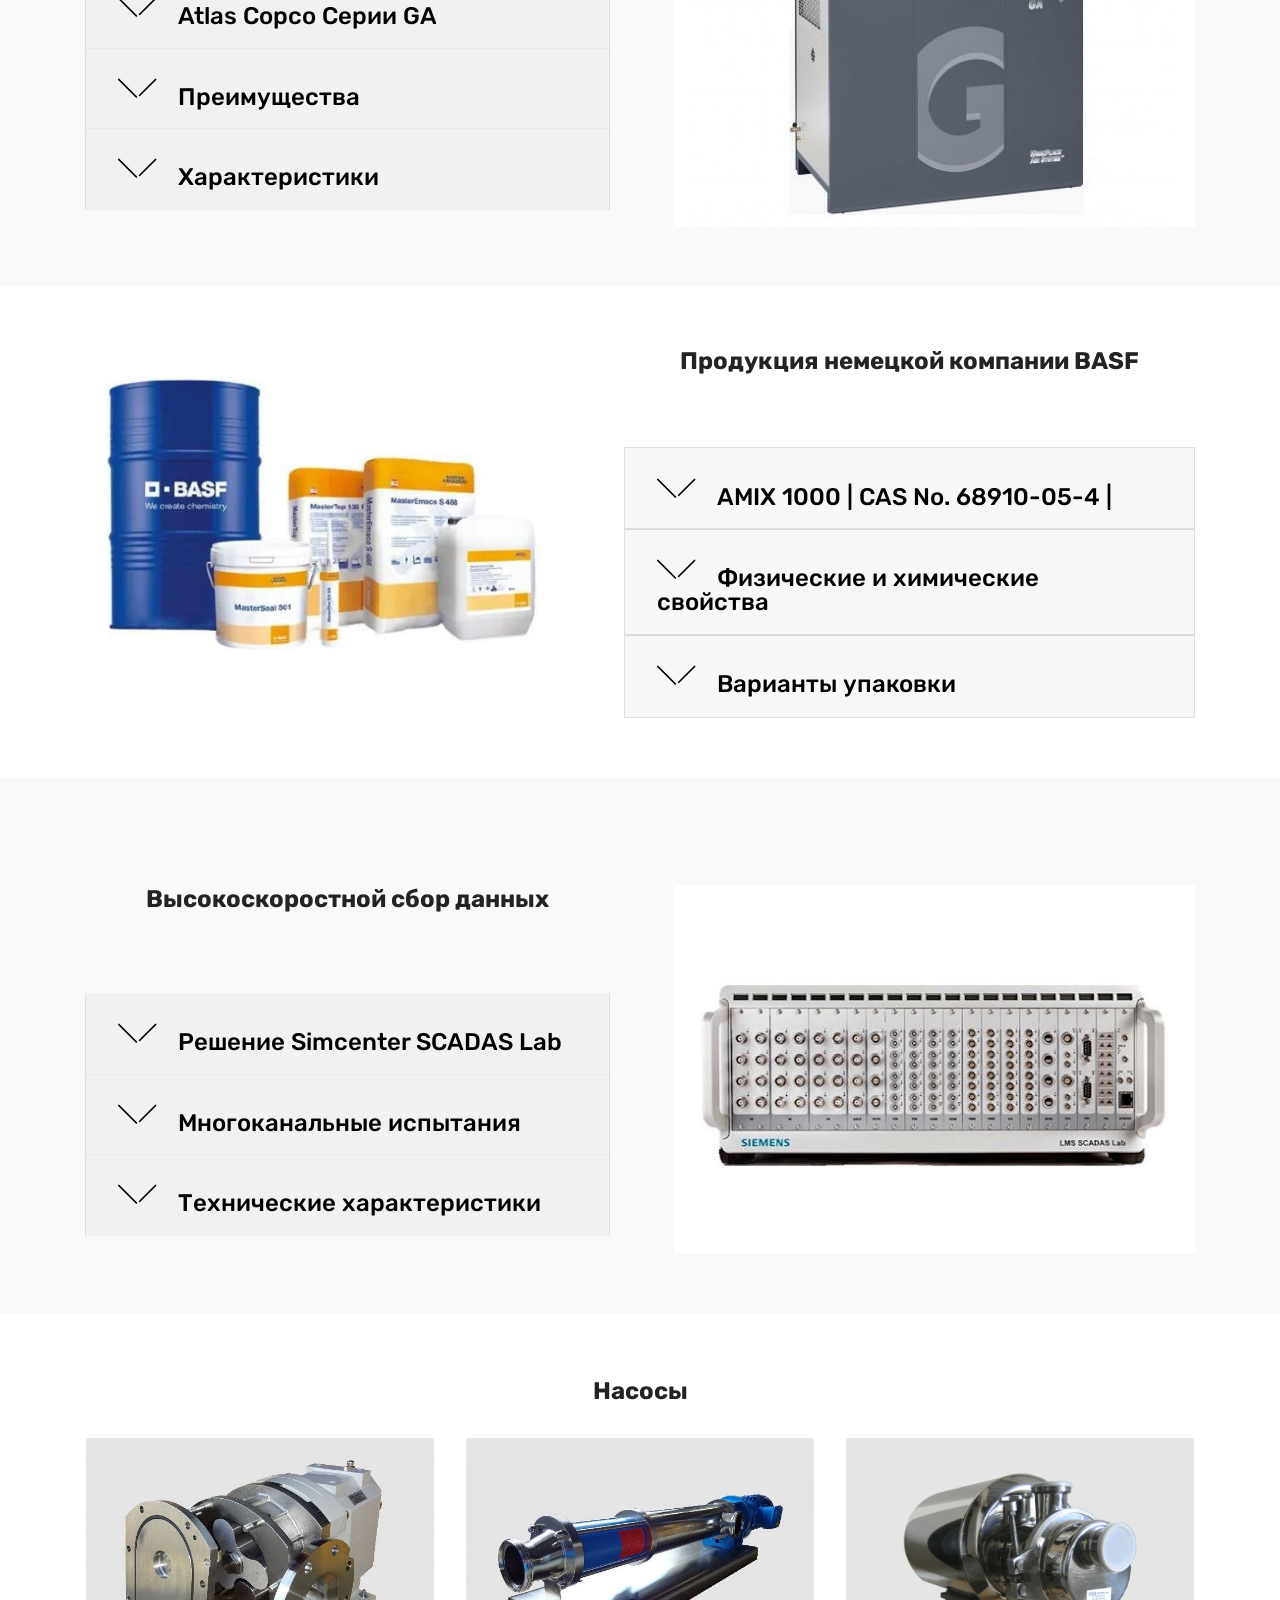
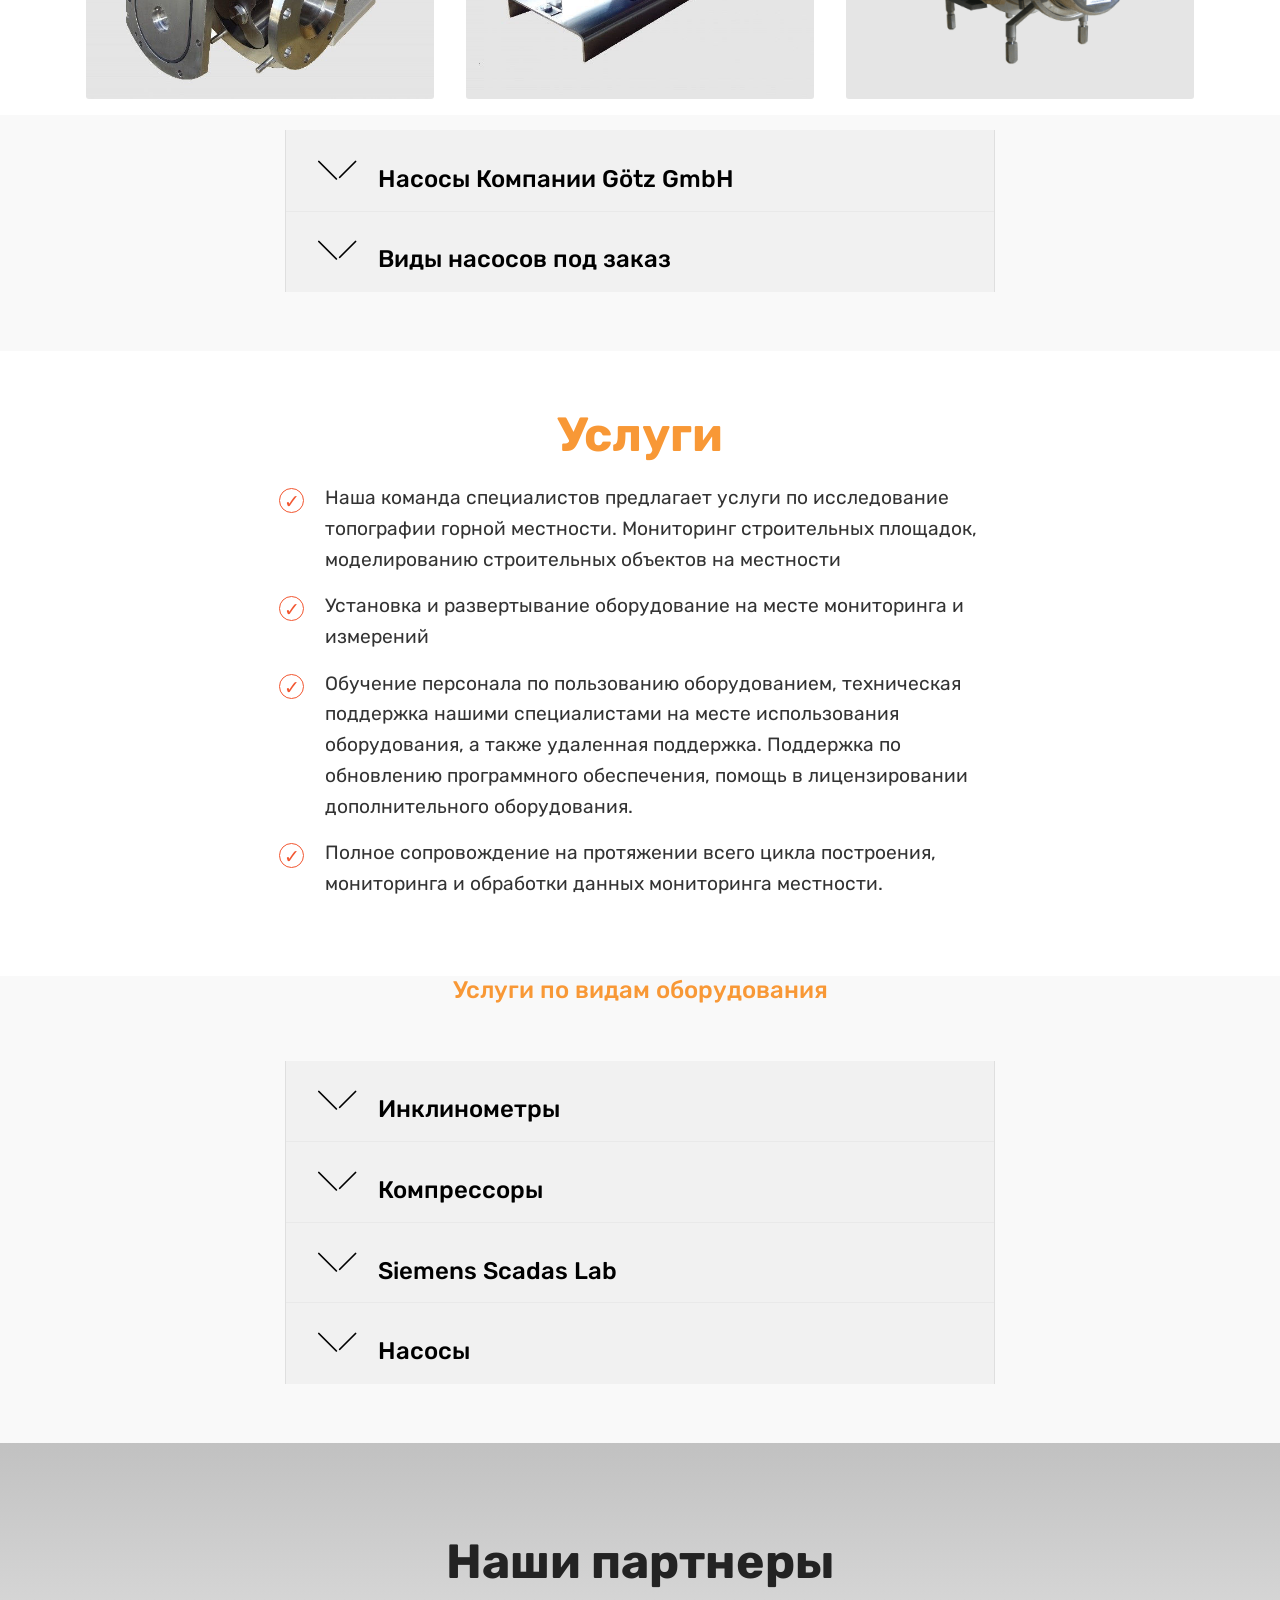
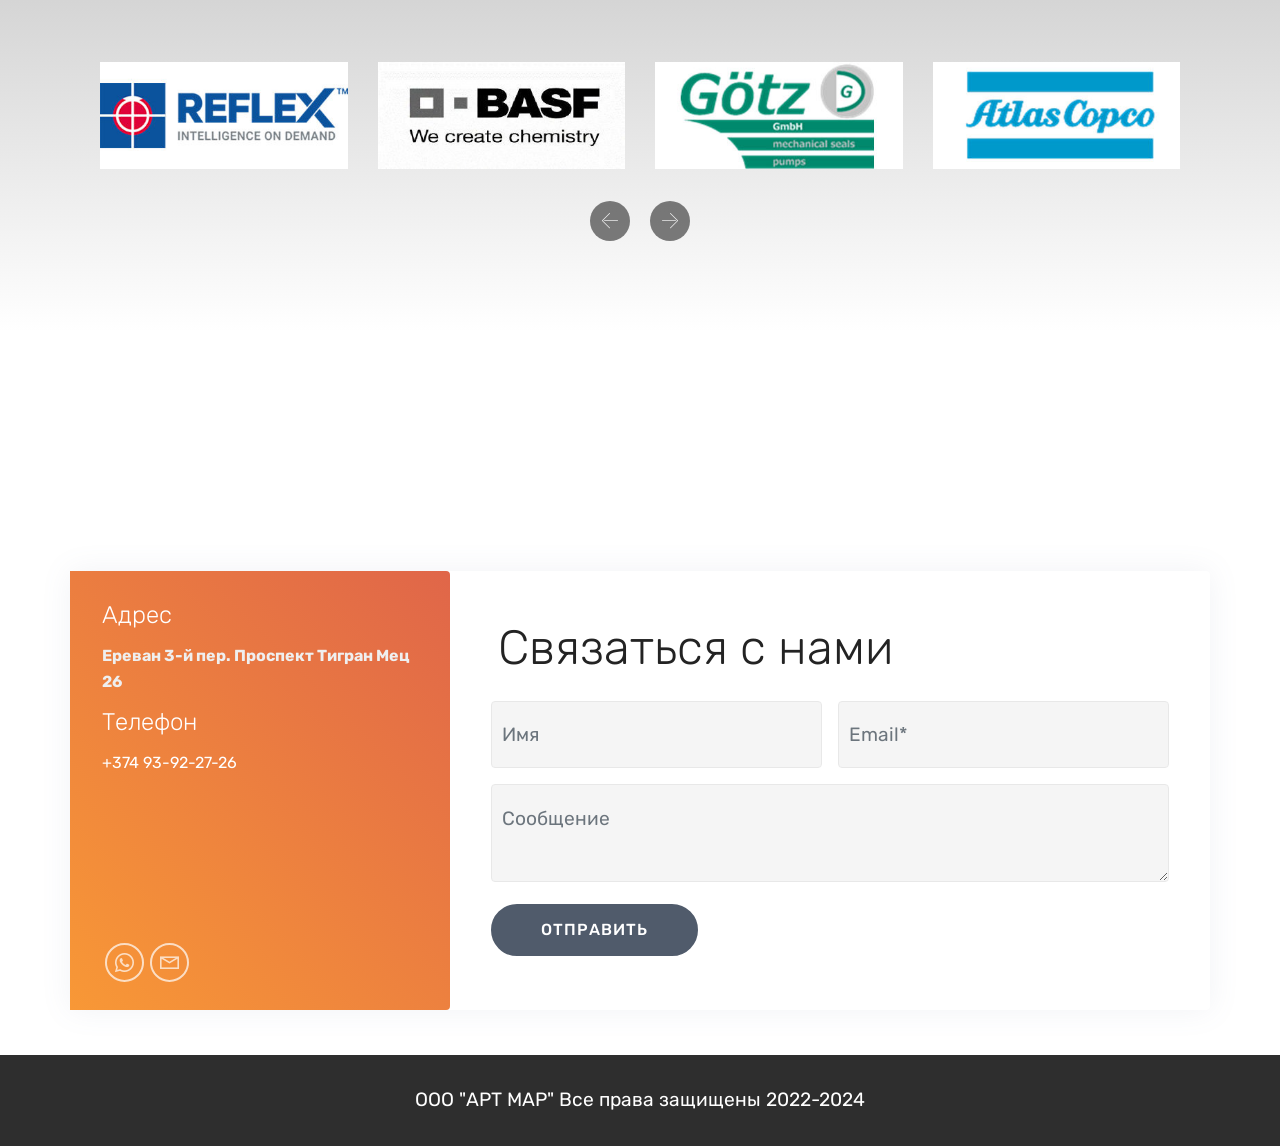
<file: ru/index.html>
<!DOCTYPE html>
<html lang="ru">
<head>
  <!-- Site made with Mobirise Website Builder v5.8.0, https://mobirise.com -->
  <meta charset="UTF-8">
  <meta http-equiv="X-UA-Compatible" content="IE=edge">
  <meta name="generator" content="Mobirise v5.8.0, mobirise.com">
  <meta name="viewport" content="width=device-width, initial-scale=1, minimum-scale=1">
  <link rel="shortcut icon" href="assets/images/untitled-2-128x89.png" type="image/x-icon">
  <meta name="description" content="Партнер в мире электронных компонентов и промышленного оборудования. Мы специализируемся на поставке высококачественного оборудования, включая лазерное сканирование, насосы, воздушные компрессоры и гироскопические инклинометры.">
  
  
  <title>АРТ МАР</title>
  <link rel="stylesheet" href="assets/web/assets/mobirise-icons2/mobirise2.css">
  <link rel="stylesheet" href="assets/web/assets/mobirise-icons/mobirise-icons.css">
  <link rel="stylesheet" href="assets/bootstrap/css/bootstrap.min.css">
  <link rel="stylesheet" href="assets/bootstrap/css/bootstrap-grid.min.css">
  <link rel="stylesheet" href="assets/bootstrap/css/bootstrap-reboot.min.css">
  <link rel="stylesheet" href="assets/animate-css/css/animate.css">
  <link rel="stylesheet" href="assets/animate-css/css/animate.compat.css">
  <link rel="stylesheet" href="assets/animate-css/css/animate.min.css">
  <link rel="stylesheet" href="assets/animate-css/css/animation_utility.css">
  <link rel="stylesheet" href="assets/tether/tether.min.css">
  <link rel="stylesheet" href="assets/dropdown/css/style.css">
  <link rel="stylesheet" href="assets/socicon/css/styles.css">
  <link rel="stylesheet" href="assets/theme/css/style.css">
  <link rel="preload" href="https://fonts.googleapis.com/css?family=Rubik:300,400,500,600,700,800,900,300i,400i,500i,600i,700i,800i,900i&display=swap" as="style" onload="this.onload=null;this.rel='stylesheet'">
  <noscript><link rel="stylesheet" href="https://fonts.googleapis.com/css?family=Rubik:300,400,500,600,700,800,900,300i,400i,500i,600i,700i,800i,900i&display=swap"></noscript>
  <link rel="preload" as="style" href="assets/mobirise/css/mbr-additional.css"><link rel="stylesheet" href="assets/mobirise/css/mbr-additional.css" type="text/css">

  
  
  
</head>
<body>
  
  <section class="animateMenu7 extMenu7 menu cid-uuNl1DZZaf" once="menu" id="animateMenu7-2f">

    

    <nav class="navbar navbar-dropdown align-items-center navbar-fixed-top navbar-toggleable-sm bg-color transparent">
        <div class="menu-content-top" id="topLine">
            <div class="menu-logo">
                <div class="navbar-brand">
                    <span class="navbar-logo">
                        
                            <img src="assets/images/untitled-2-121x84.png" alt="" style="height: 3.8rem;">
                        
                    </span>
                    <span class="navbar-caption-wrap"><a href="./" class="brand-link mbr-black text-white display-5">АРТ МАР</a></span>
                </div>
            </div>
            <div class="menu-content-right">
                <div class="info-widget">
                    <a href="https://wa.me/37493922726"><span class="widget-icon mbr-iconfont mobi-mbri-globe-2 mobi-mbri" style="color: rgb(248, 152, 54); fill: rgb(248, 152, 54);"></span></a>
                    <div class="widget-content display-4">
                        <p class="widget-title mbr-fonts-style display-4"><a href="http://artmar.am/en" class="text-secondary text-primary"><strong>En</strong></a></p>
                        <p class="widget-text mbr-fonts-style display-4"><a href="http://artmar.am/" class="text-secondary text-primary"><strong>Am</strong></a></p>
                    </div>
                </div>
                
                
            </div>
            <button class="navbar-toggler " type="button" data-toggle="collapse" data-target="#navbarSupportedContent, #topLine" aria-controls="navbarSupportedContent" aria-expanded="false" aria-label="Toggle navigation">
                <div class="hamburger">
                    <span></span>
                    <span></span>
                    <span></span>
                    <span></span>
                </div>
            </button>
        </div>
        <div class="menu-bottom">
            <div class="collapse navbar-collapse" id="navbarSupportedContent">
                <ul class="navbar-nav nav-dropdown js-float-line" data-app-modern-menu="true"><li class="nav-item">
                        <a class="nav-link link mbr-black text-secondary display-4" href="index.html#content4-22"><strong>Каталог</strong></a>
                    </li><li class="nav-item">
                        <a class="nav-link link mbr-black text-secondary text-primary display-4" href="index.html#content4-2a"><strong>Услуги</strong></a>
                    </li>
                    <li class="nav-item">
                        <a class="nav-link link mbr-black text-secondary display-4" href="index.html#step3-4"><strong>О нас</strong></a>
                    </li>
                    
                    <li class="nav-item">
                        <a class="nav-link link mbr-black text-secondary display-4" href="index.html#animateForm8-1k"><strong>Контакты</strong></a>
                    </li><li class="nav-item"><a class="nav-link link mbr-black text-secondary text-primary display-4" href="https://wa.me/37493922726"><span class="socicon socicon-whatsapp mbr-iconfont mbr-iconfont-btn" style="color: rgb(248, 152, 54);"></span></a></li></ul>
                <div class="navbar-buttons mbr-section-btn"><a class="btn btn-sm btn-secondary display-4" href="tel:+374 93-92-27-26"><span class="mobi-mbri mobi-mbri-phone mbr-iconfont mbr-iconfont-btn">&nbsp;</span>+374 93-92-27-26<br></a></div>
            </div>
        </div>
    </nav>
</section>

<section class="header1 cid-twp7BubWns mbr-parallax-background" id="header16-2">

    

    <div class="mbr-overlay" style="opacity: 0.4; background-color: rgb(51, 51, 51);">
    </div>

    <div class="container">
        <div class="row justify-content-md-center">
            <div class="col-md-10 align-center">
                <h1 class="mbr-section-title mbr-bold pb-3 mbr-fonts-style display-1">
                    АРТ МАР</h1>
                
                <p class="mbr-text pb-3 mbr-fonts-style display-5">Ваш надежный партнер в мире электронных компонентов и промышленного оборудования. Мы специализируемся на поставке высококачественного оборудования, включая лазерное сканирование, насосы, воздушные компрессоры и гироскопические инклинометры.</p>
                <div class="mbr-section-btn"><a class="btn btn-md btn-secondary display-4" href="index.html#content4-22">Наша продукция</a></div>
            </div>
        </div>
    </div>

</section>

<section class="animateFeatures44 extFeatures cid-utUwN54ZPF mbr-parallax-background" id="animateFeatures44-1w">

    
    <div class="mbr-overlay" style="opacity: 0.7; background-color: rgb(51, 51, 51);">
    </div>
    <div class="container-fluid fadeIn scrollanimation animate__animated animate__delay-0s animate__duration-0s animate__slower animate__repeat-1">
        <div class="row">
            <div class="col-lg-6 col-md-12 align-left">
                <div class="content-block">
                    <h3 class="mbr-section-subtitle mbr-regular mbr-black pb-2 mbr-fonts-style display-4"><strong>АРТ МАР</strong></h3>
                    <h2 class="mbr-section-title mbr-semibold mbr-black pb-4 mbr-fonts-style display-2">Наша миссия</h2>
                    <p class="mbr-text mbr-black mbr-regular mbr-light mbr-fonts-style display-7">Предоставлять клиентам комплексные решения.<br></p>
                    
                </div>
            </div>

            <div class="col-lg-6 col-md-12 col align-left">
                <div class="row h-100">
                    <div class="wrap">
                        <div class="overlay"></div>
                        <div class="img-content"></div>
                        <div class="box-content">
                            <div class="content-box">
                                <h4 class="box-title2 mbr-medium mbr-white pb-2 mbr-fonts-style display-5"><strong><br></strong><strong>Наша цель</strong></h4>
                                <h3 class="box-text2 mbr-regular mbr-white pb-2 mbr-fonts-style display-7"><br><br><strong>Обеспечить клиентов передовыми решениями, которые удовлетворяют потребности различных отраслей, от промышленности до научных исследований.</strong></h3>
                            </div>
                        </div>
                    </div>
                </div>
            </div>
        </div>
    </div>
</section>

<section class="step3 cid-twpafjg8yU" id="step3-4">

    

    
    
    <div class="container">
        <h2 class="mbr-section-title pb-3 mbr-fonts-style align-center display-2">Почему нас выбирают</h2>
        
        <div class="media-container-row">
            <div class="media-block" style="width: 49%;">
                <div class="mbr-figure">
                    <img src="assets/images/rlg-scaled-2-1023x724.jpeg" alt="">
                </div>
            </div>
            <div class="step-container">
                <div class="card separline pb-4">
                    <div class="step-element d-flex">
                        <div class="step-wrapper pr-3">
                            <div class="step d-flex align-items-center justify-content-center">
                                1
                            </div>
                        </div>          
                        <div class="step-text-content">
                            <h4 class="mbr-step-title pb-3 mbr-fonts-style display-5"><strong>Инновации</strong></h4>
                            <p class="mbr-step-text mbr-fonts-style display-7">&nbsp;Наша команда профессионалов тщательно отбирает продукцию, гарантируя ее соответствие современным стандартам и требованиям безопасности. Мы понимаем, что надежность и производительность компонентов имеют критическое значение для успешного функционирования вашего бизнеса.<br></p>
                        </div>
                    </div>
                </div>

                <div class="card separline pb-4">
                    <div class="step-element d-flex">
                        <div class="step-wrapper pr-3">
                            <div class="step d-flex align-items-center justify-content-center">
                                2
                            </div>
                        </div>          
                        <div class="step-text-content">
                            <h4 class="mbr-step-title pb-3 mbr-fonts-style display-5"><strong>Надежность</strong></h4>
                            <p class="mbr-step-text mbr-fonts-style display-7">Мы гордимся долгосрочными партнерскими отношениями с ведущими производителями, что позволяет нам предлагать конкурентоспособные цены и широкий ассортимент продукции<br></p>
                        </div>
                    </div>
                </div>

                <div class="card">
                    <div class="step-element d-flex">
                        <div class="step-wrapper pr-3">
                            <div class="step d-flex align-items-center justify-content-center">
                                3
                            </div>
                        </div>          
                        <div class="step-text-content">
                            <h4 class="mbr-step-title pb-3 mbr-fonts-style display-5"><strong>Поддержка</strong></h4>
                            <p class="mbr-step-text mbr-fonts-style display-7">Вы получаете не только продукты, но и поддержку экспертов, готовых помочь вам на каждом этапе.</p>
                        </div>
                    </div>
                </div>

                

                

                

                

                

                
            </div>
        </div>
    </div>
</section>

<section class="mbr-section content4 cid-utUIj5cGwU" id="content4-22">

    

    <div class="container">
        <div class="media-container-row">
            <div class="title col-12 col-md-8">
                <h2 class="align-center pb-3 mbr-fonts-style display-2"><strong>
                    Каталог&nbsp;</strong></h2>
                
                
            </div>
        </div>
    </div>
</section>

<section class="accordion2 cid-utTZtPCnCN" id="accordion2-1n">

    


    
    <div class="container">
        <div class="media-container-row pt-5">
            <div class="accordion-content">
                <h2 class="mbr-section-title align-center pb-3 mbr-fonts-style display-5"><strong>Система лазерного сканирования</strong></h2>
                
                <div id="bootstrap-accordion_5" class="panel-group accordionStyles accordion pt-5 mt-3" role="tablist" aria-multiselectable="true">
                        <div class="card">
                            <div class="card-header" role="tab" id="headingOne">
                                <a role="button" class="collapsed panel-title text-black" data-toggle="collapse" data-core="" href="#collapse1_5" aria-expanded="false" aria-controls="collapse1">
                                    <h4 class="mbr-fonts-style display-5">
                                        <span class="sign mbr-iconfont mbri-arrow-down inactive"></span>&nbsp;RIEGL VZ-2000i</h4>
                                </a>
                            </div>
                            <div id="collapse1_5" class="panel-collapse noScroll collapse" role="tabpanel" aria-labelledby="headingOne" data-parent="#bootstrap-accordion_5">
                                <div class="panel-body p-4">
                                    <p class="mbr-fonts-style panel-text display-7">
                                       Основанная на перспективной инновационной архитектуре обработки данных, возможности подключения к Интернету и новейшей технологии обработки волновых форм LiDAR компании RIEGL, система трехмерного лазерного сканирования большой дальности RIEGL VZ-2000i сочетает в себе удобство использования в полевых условиях с быстрым и высокоточным сбором данных.</p>
                                </div>
                            </div>
                        </div>
                
                        <div class="card">
                            <div class="card-header" role="tab" id="headingTwo">
                                <a role="button" class="collapsed panel-title text-black" data-toggle="collapse" data-core="" href="#collapse2_5" aria-expanded="false" aria-controls="collapse2">
                                    <h4 class="mbr-fonts-style mbr-fonts-style display-5">
                                        <span class="sign mbr-iconfont mbri-arrow-down inactive"></span>&nbsp;Инновационный подход</h4>
                                </a>
                                
                            </div>
                            <div id="collapse2_5" class="panel-collapse noScroll collapse" role="tabpanel" aria-labelledby="headingTwo" data-parent="#bootstrap-accordion_5">
                                <div class="panel-body p-4">
                                    <p class="mbr-fonts-style panel-text display-7">
                                       Новая архитектура обработки позволяет выполнять различные фоновые задачи (такие как регистрация облака точек, геопривязка, ориентация с помощью встроенного инерциального измерительного блока и т.д.) на борту параллельно с одновременным получением данных сканирования и изображений. </p>
                                </div>
                            </div>
                        </div>
                
                        <div class="card">
                            <div class="card-header" role="tab" id="headingThree">
                                <a role="button" class="collapsed panel-title text-black" data-toggle="collapse" data-core="" href="#collapse3_5" aria-expanded="false" aria-controls="collapse3">
                                    <h4 class="mbr-fonts-style display-5">
                                        <span class="sign mbr-iconfont mbri-arrow-down inactive"></span>&nbsp;Расширенные функции</h4>
                                </a>
                            </div>
                            <div id="collapse3_5" class="panel-collapse noScroll collapse" role="tabpanel" aria-labelledby="headingThree" data-parent="#bootstrap-accordion_5">
                                <div class="panel-body p-4">
                                    <p class="mbr-fonts-style panel-text display-7">Полная документация по программным компонентам сканера, доступная непосредственно на RIEGL VZ-2000i, обеспечивает надежную основу для создания собственных приложений на языке python для расширения функциональности сканера.</p>
                                </div>
                            </div>
                        </div>
                
                        
                
                        
                
                        
                </div>
            </div>
            <div class="mbr-figure" style="width: 105%;">
                    <img src="assets/images/laser-530x375.png" alt="">
            </div>
        </div>
    </div>
</section>

<section class="toggle2 cid-utTZKrBmK6" id="toggle2-1o">
    
        

    
        <div class="container">
            <div class="media-container-row">
                    <div class="toggle-content">
                        <h2 class="mbr-section-title pb-3 align-left mbr-fonts-style display-5"><strong>Гироскоп&nbsp;</strong></h2>
                        
                        <div id="bootstrap-toggle" class="toggle-panel accordionStyles tab-content pt-5 mt-2">
                            <div class="card">
                                <div class="card-header" role="tab" id="headingOne">
                                    <a role="button" class="collapsed panel-title text-black" data-toggle="collapse" data-core="" href="#collapse1_6" aria-expanded="false" aria-controls="collapse1">
                                        <h4 class="mbr-fonts-style display-5">
                                            <span class="sign mbr-iconfont mbri-arrow-down inactive"></span>&nbsp;Гироскоп REFLEX GYRO SPRINT-IQ™</h4>
                                    </a>
                                </div>
                                <div id="collapse1_6" class="panel-collapse noScroll collapse" role="tabpanel" aria-labelledby="headingOne">
                                    <div class="panel-body p-4">
                                        <p class="mbr-fonts-style panel-text display-7">Работает в режимах непрерывного, однократного, многократного и измерения и обеспечивает высокоточные данные съемки со скоростью, в 3 раза превышающей скорость используемых в настоящее время гироскопов.</p>
                                    </div>
                                </div>
                            </div>
                            <div class="card">
                                <div class="card-header" role="tab" id="headingTwo">
                                    <a role="button" class="collapsed panel-title text-black" data-toggle="collapse" data-core="" href="#collapse2_6" aria-expanded="false" aria-controls="collapse2">
                                        <h4 class="mbr-fonts-style display-5">
                                            <span class="sign mbr-iconfont mbri-arrow-down inactive"></span>&nbsp;Данные сразу в облако</h4>
                                    </a>
                                </div>
                                <div id="collapse2_6" class="panel-collapse noScroll collapse" role="tabpanel" aria-labelledby="headingTwo">
                                    <div class="panel-body p-4">
                                        <p class="mbr-fonts-style panel-text display-7">
                                           Прибор REFLEX GYRO SPRINT-IQ™, способный выполнять съемку под любым углом наклона, хорошо подходит для подземного и наземного бурения в отрасли разведки полезных ископаемых. Работая в тесном сотрудничестве с буровыми операторами, компания REFLEX разработала универсальную ходовую часть, чтобы REFLEX GYRO SPRINT-IQ™ можно было использовать во всех стандартных RC и алмазных кернах.</p>
                                    </div>
                                </div>
                            </div>
                            <div class="card">
                                <div class="card-header" role="tab" id="headingThree">
                                    <a role="button" class="collapsed panel-title text-black" data-toggle="collapse" data-core="" href="#collapse3_6" aria-expanded="true" aria-controls="collapse3">
                                        <h4 class="mbr-fonts-style display-5">
                                            <span class="sign mbr-iconfont mbri-arrow-down inactive"></span>&nbsp;Характеристики</h4>
                                    </a>
                                </div>
                                <div id="collapse3_6" class="panel-collapse noScroll collapse" role="tabpanel" aria-labelledby="headingThree">
                                    <div class="panel-body p-4">
                                        <p class="mbr-fonts-style panel-text display-7">- Внешний диаметр 42,5 мм. Длина 1400 мм с учетом батареи*
<br>- Вес 8 кг с учетом батареи* 
<br>- Условия эксплуатации Температура от 0ºC до + 70ºC (от 32ºF до + 158ºF) 
<br>- Глубина 6,000psi (3,000 м пресной воды) 
<br>- Ударная нагрузка 500 г (включая подлодку)
<br>- Характеристики Азимут +/- 1º ** Погружение +/- 0. 3º 
<br>- Обзор Одно- и многокадровый режимы, непрерывный режим 
<br>- Экспорт данных CSV 
<br>- Время съемки &gt;50 м/мин, непрерывно<br>- БАТАРЕИ Тип Ni-MH. Перезаряжаемые. Время работы 15 часов каждая. Возможность замены в полевых условиях. 2 батареи в комплекте 
<br>- Количество данных 11 часов непрерывной работы 
<br>- Экспорт данных USB и WiFi Формат CSV
<br>
<br></p>
                                    </div>
                                </div>
                            </div>
                            
                            
                            
                        </div>
                    </div>
                <div class="mbr-figure" style="width: 89%;">
                     <img src="assets/images/hiriscope-530x375.png" alt="">
                </div>
            </div>
        </div>
</section>

<section class="accordion2 cid-utTZLObnFg" id="accordion2-1p">

    


    
    <div class="container">
        <div class="media-container-row pt-5">
            <div class="accordion-content">
                <h2 class="mbr-section-title align-center pb-3 mbr-fonts-style display-5"><strong>
                        Компрессоры</strong></h2>
                
                <div id="bootstrap-accordion_7" class="panel-group accordionStyles accordion pt-5 mt-3" role="tablist" aria-multiselectable="true">
                        <div class="card">
                            <div class="card-header" role="tab" id="headingOne">
                                <a role="button" class="collapsed panel-title text-black" data-toggle="collapse" data-core="" href="#collapse1_7" aria-expanded="false" aria-controls="collapse1">
                                    <h4 class="mbr-fonts-style display-5">
                                        <span class="sign mbr-iconfont mbri-arrow-down inactive"></span>&nbsp;Atlas Copco Серии GA</h4>
                                </a>
                            </div>
                            <div id="collapse1_7" class="panel-collapse noScroll collapse" role="tabpanel" aria-labelledby="headingOne" data-parent="#bootstrap-accordion_7">
                                <div class="panel-body p-4">
                                    <p class="mbr-fonts-style panel-text display-7">Оригинальные безмасляные винтовые компрессоры и комплектующие Atlas Copco Серии GA до 250 kW
<br>Компрессоры Atlas Copco опережают модели всех конкурентов по качеству сжатого воздуха и не только. Данный швейцарский производитель смог создать оборудование, которое никогда не подводит.&nbsp;&nbsp;<br></p>
                                </div>
                            </div>
                        </div>
                
                        <div class="card">
                            <div class="card-header" role="tab" id="headingTwo">
                                <a role="button" class="collapsed panel-title text-black" data-toggle="collapse" data-core="" href="#collapse2_7" aria-expanded="false" aria-controls="collapse2">
                                    <h4 class="mbr-fonts-style mbr-fonts-style display-5">
                                        <span class="sign mbr-iconfont mbri-arrow-down inactive"></span> Преимущества
                                    </h4>
                                </a>
                                
                            </div>
                            <div id="collapse2_7" class="panel-collapse noScroll collapse" role="tabpanel" aria-labelledby="headingTwo" data-parent="#bootstrap-accordion_7">
                                <div class="panel-body p-4">
                                    <p class="mbr-fonts-style panel-text display-7">- максимальная энергоэффективность
<br>- большие интервалы между техническим обслуживанием
<br>- низкий уровень шума
<br>- отсутствие вибраций
<br>- экологическая безопасность
<br>- 150 лет истории бренда
<br>- надежная работа даже в сложных климатических условиях&nbsp;<br></p>
                                </div>
                            </div>
                        </div>
                
                        <div class="card">
                            <div class="card-header" role="tab" id="headingThree">
                                <a role="button" class="collapsed panel-title text-black" data-toggle="collapse" data-core="" href="#collapse3_7" aria-expanded="false" aria-controls="collapse3">
                                    <h4 class="mbr-fonts-style display-5">
                                        <span class="sign mbr-iconfont mbri-arrow-down inactive"></span>&nbsp;Характеристики</h4>
                                </a>
                            </div>
                            <div id="collapse3_7" class="panel-collapse noScroll collapse" role="tabpanel" aria-labelledby="headingThree" data-parent="#bootstrap-accordion_7">
                                <div class="panel-body p-4">
                                    <p class="mbr-fonts-style panel-text display-7">- давление от 3 до 40 бар
<br>- производительность от 0,4 до 100 м3/мин.
<br>- мощность от 2,2 до 500 кВт&nbsp;<br></p>
                                </div>
                            </div>
                        </div>
                
                        
                
                        
                
                        
                </div>
            </div>
            <div class="mbr-figure" style="width: 105%;">
                    <img src="assets/images/kompressor-530x375.jpg" alt="">
            </div>
        </div>
    </div>
</section>

<section class="toggle2 cid-utTZMn1sm5" id="toggle2-1q">
    
        

    
        <div class="container">
            <div class="media-container-row">
                    <div class="toggle-content">
                        <h2 class="mbr-section-title pb-3 align-left mbr-fonts-style display-5"><strong>Продукция немецкой компании BASF</strong></h2>
                        
                        <div id="bootstrap-toggle" class="toggle-panel accordionStyles tab-content pt-5 mt-2">
                            <div class="card">
                                <div class="card-header" role="tab" id="headingOne">
                                    <a role="button" class="collapsed panel-title text-black" data-toggle="collapse" data-core="" href="#collapse1_8" aria-expanded="false" aria-controls="collapse1">
                                        <h4 class="mbr-fonts-style display-5">
                                            <span class="sign mbr-iconfont mbri-arrow-down inactive"></span>&nbsp;AMIX 1000 | CAS No. 68910-05-4 |</h4>
                                    </a>
                                </div>
                                <div id="collapse1_8" class="panel-collapse noScroll collapse" role="tabpanel" aria-labelledby="headingOne">
                                    <div class="panel-body p-4">
                                        <p class="mbr-fonts-style panel-text display-7">
                                           AMIX 1000 является компонентом, используемым в так называемых "противозадирных" добавках для асфальтовых смесей. Эти добавки способствуют адгезии между минеральными и битумными компонентами асфальта. Кроме того, AMIX 1000 входит в состав присадок для горюче-смазочных материалов и систем эпоксидных отвердителей, а также служит ингибитором коррозии в различных областях химической промышленности. </p>
                                    </div>
                                </div>
                            </div>
                            <div class="card">
                                <div class="card-header" role="tab" id="headingTwo">
                                    <a role="button" class="collapsed panel-title text-black" data-toggle="collapse" data-core="" href="#collapse2_8" aria-expanded="false" aria-controls="collapse2">
                                        <h4 class="mbr-fonts-style display-5">
                                            <span class="sign mbr-iconfont mbri-arrow-down inactive"></span>&nbsp;Физические и химические свойства&nbsp;</h4>
                                    </a>
                                </div>
                                <div id="collapse2_8" class="panel-collapse noScroll collapse" role="tabpanel" aria-labelledby="headingTwo">
                                    <div class="panel-body p-4">
                                        <p class="mbr-fonts-style panel-text display-7">Состояние: жидкость<br> Форма: высоковязкая, жидкая <br>Цвет: янтарно-темно-коричневый <br>Запах: аминоподобный, токсичен при вдыхании Температура плавления: около -30 °C <br>Диапазон кипения: 236 - 310 °C (1 013 гПа) Воспламеняемость: не воспламеняется <br>Температура воспламенения: 357 °C (DIN EN 14522) Термическое разложение: 335 °C, 200 кДж/кг (DDK (DIN 51007)).&nbsp;<br> Не является саморазлагающимся веществом.&nbsp;<br> Растворимость в воде: смешивается (20 °C)&nbsp; Относительная плотность: 1,0316 (20 °C) (OECD Guideline 109) <br>Плотность: 1,034 г/см3 (20 °C) <br>Относительная плотность паров (воздух): &gt; 1 (20 °C) Тяжелее воздуха.<br> Вещество/продукт поставляется на рынок или используется в нетвердом или гранулированном состоянии.&nbsp;<br></p>
                                    </div>
                                </div>
                            </div>
                            <div class="card">
                                <div class="card-header" role="tab" id="headingThree">
                                    <a role="button" class="collapsed panel-title text-black" data-toggle="collapse" data-core="" href="#collapse3_8" aria-expanded="true" aria-controls="collapse3">
                                        <h4 class="mbr-fonts-style display-5">
                                            <span class="sign mbr-iconfont mbri-arrow-down inactive"></span>&nbsp;Варианты упаковки&nbsp;</h4>
                                    </a>
                                </div>
                                <div id="collapse3_8" class="panel-collapse noScroll collapse" role="tabpanel" aria-labelledby="headingThree">
                                    <div class="panel-body p-4">
                                        <p class="mbr-fonts-style panel-text display-7">1 кг Стеклянная бутылка 
<br>200 кг Стальные бочки&nbsp;&nbsp;<br></p>
                                    </div>
                                </div>
                            </div>
                            
                            
                            
                        </div>
                    </div>
                <div class="mbr-figure" style="width: 89%;">
                     <img src="assets/images/chemistry-530x375.jpg" alt="">
                </div>
            </div>
        </div>
</section>

<section class="accordion2 cid-utTZNjbxmX" id="accordion2-1r">

    


    
    <div class="container">
        <div class="media-container-row pt-5">
            <div class="accordion-content">
                <h2 class="mbr-section-title align-center pb-3 mbr-fonts-style display-5"><strong>
                        Высокоскоростной сбор данных</strong></h2>
                
                <div id="bootstrap-accordion_9" class="panel-group accordionStyles accordion pt-5 mt-3" role="tablist" aria-multiselectable="true">
                        <div class="card">
                            <div class="card-header" role="tab" id="headingOne">
                                <a role="button" class="collapsed panel-title text-black" data-toggle="collapse" data-core="" href="#collapse1_9" aria-expanded="false" aria-controls="collapse1">
                                    <h4 class="mbr-fonts-style display-5">
                                        <span class="sign mbr-iconfont mbri-arrow-down inactive"></span>&nbsp;Решение Simcenter SCADAS Lab&nbsp;</h4>
                                </a>
                            </div>
                            <div id="collapse1_9" class="panel-collapse noScroll collapse" role="tabpanel" aria-labelledby="headingOne" data-parent="#bootstrap-accordion_9">
                                <div class="panel-body p-4">
                                    <p class="mbr-fonts-style panel-text display-7">для высокоскоростного сбора данных в лабораторных условиях
<br>• Система предназначена для установки в стандартную стойку размером 19 дюймов и получает питание от сети переменного тока
<br>• Масштабируемость числа каналов: от восьми до более чем тысячи каналов
<br>• Отличное качество данных, высокая пропускная способность и плотность каналов: в одном крейте размещается до 480 каналов
<br>• Поддержка неограниченного числа каналов
<br>• Мощная система, не занимающая много места в лаборатории&nbsp;<br></p>
                                </div>
                            </div>
                        </div>
                
                        <div class="card">
                            <div class="card-header" role="tab" id="headingTwo">
                                <a role="button" class="collapsed panel-title text-black" data-toggle="collapse" data-core="" href="#collapse2_9" aria-expanded="false" aria-controls="collapse2">
                                    <h4 class="mbr-fonts-style mbr-fonts-style display-5">
                                        <span class="sign mbr-iconfont mbri-arrow-down inactive"></span>&nbsp;Многоканальные испытания</h4>
                                </a>
                                
                            </div>
                            <div id="collapse2_9" class="panel-collapse noScroll collapse" role="tabpanel" aria-labelledby="headingTwo" data-parent="#bootstrap-accordion_9">
                                <div class="panel-body p-4">
                                    <p class="mbr-fonts-style panel-text display-7">
                                       Решение Simcenter SCADAS Lab предлагает согласующие усилители с непревзойденной пропускной способностью, независимой от числа каналов, что делает ее идеальным выбором для проведения многоканальных модальных испытаний, наземных частотных испытаний летательных аппаратов, высокочастотных акустических испытаний, испытаний турбин и других видов измерений, требующих обработки больших объемов данных. Кроме того, мобильные свойства платформы SCADAS позволяют подключить крейт Simcenter SCADAS Lab к анализатору Simcenter SCADAS Mobile или регистратору Simcenter SCADAS Recorder без необходимости переконфигурирования системы сбора данных.</p>
                                </div>
                            </div>
                        </div>
                
                        <div class="card">
                            <div class="card-header" role="tab" id="headingThree">
                                <a role="button" class="collapsed panel-title text-black" data-toggle="collapse" data-core="" href="#collapse3_9" aria-expanded="false" aria-controls="collapse3">
                                    <h4 class="mbr-fonts-style display-5">
                                        <span class="sign mbr-iconfont mbri-arrow-down inactive"></span>&nbsp;Технические характеристики</h4>
                                </a>
                            </div>
                            <div id="collapse3_9" class="panel-collapse noScroll collapse" role="tabpanel" aria-labelledby="headingThree" data-parent="#bootstrap-accordion_9">
                                <div class="panel-body p-4">
                                    <p class="mbr-fonts-style panel-text display-7">• Частота дискретизации до 204,8 кГц на канал, пропускная способность до 19 млн точек выборки в секунду
<br>• 24-разрядный аналогово-цифровой преобразователь (АЦП) типа «сигма-дельта»
<br> • Динамический диапазон 150 дБ
<br>• Различные типы согласующих усилителей и большой выбор стандартных разъемов, включая BNC, CAMAC LEMO® и Sub-D, применяемых с коммутационными панелями
<br>• Опционально включает интерфейсы для подключения к цифровым шинам данных CAN-bus, двух входов для подключения датчиков оборотов и выходов с генераторов сигналов
<br>• Соединение «ведущего» и «ведомого» крейтов для распределенной конфигурации систем сбора данных с помощью оптоволоконных кабелей большой длины со скоростью передачи данных 1,25 Гбит/сек
<br>• В усилителях применяются только высококачественные электронные компоненты с расширенным диапазоном рабочих температур для оптимальной надежности
<br>Модель SCADAS lab
<br>БрендSiemens
<br>Страна - Бельгия&nbsp;<br></p>
                                </div>
                            </div>
                        </div>
                
                        
                
                        
                
                        
                </div>
            </div>
            <div class="mbr-figure" style="width: 105%;">
                    <img src="assets/images/simcenter-530x375.jpg" alt="">
            </div>
        </div>
    </div>
</section>

<section data-bs-version="5.1" class="header6 cid-utUHbFwsO4" id="header6-20">

    

    
    

    <div class="align-center container">
        <div class="row justify-content-center">
            <div class="col-12 col-lg-12">
                <h1 class="mbr-section-title mbr-fonts-style mbr-white mb-3 display-5"><strong>Насосы</strong></h1>
                
                
                
            </div>
        </div>
    </div>
</section>

<section class="animateFeatures30 extFeatures cid-utU1jKp8E1" id="animateFeatures30-1t">

    

    
    
    <div class="container fadeIn scrollanimation animate__animated animate__delay-0s animate__duration-0s animate__slower animate__repeat-1">
        <div class="row justify-content-center">
            <div class="card p-3 col-12 col-md-6 col-lg-4">
                <div class="card-wrapper">
                    <div class="card-img">
                        <img src="assets/images/nasos-624x468.jpg" alt="">
                    </div>
                    
                </div>
            </div>
            <div class="card p-3 col-12 col-md-6 col-lg-4">
                <div class="card-wrapper">
                    <div class="card-img">
                        <img src="assets/images/nasos-p2-630x472.jpg" alt="">
                    </div>
                    
                </div>
            </div>
            <div class="card p-3 col-12 col-md-6 col-lg-4">
                <div class="card-wrapper">
                    <div class="card-img">
                        <img src="assets/images/nasos-p1-440x330.png" alt="">
                    </div>
                    
                </div>
            </div>
            
        </div>
        
    </div>
</section>

<section class="accordion1 cid-utUwCI1lzx" id="accordion1-1v">

    

    
    <div class="container">
        <div class="media-container-row">
            <div class="col-12 col-md-8">
                <div class="section-head text-center space30">
                    
                </div>
                <div class="clearfix"></div>
                <div id="bootstrap-accordion_12" class="panel-group accordionStyles accordion" role="tablist" aria-multiselectable="true">
                    <div class="card">
                        <div class="card-header" role="tab" id="headingOne">
                            <a role="button" class="panel-title collapsed text-black" data-toggle="collapse" data-core="" href="#collapse1_12" aria-expanded="false" aria-controls="collapse1">
                                <h4 class="mbr-fonts-style display-5">
                                    <span class="sign mbr-iconfont mbri-arrow-down inactive"></span>&nbsp;Насосы Компании Götz GmbH</h4>
                            </a>
                        </div>
                        <div id="collapse1_12" class="panel-collapse noScroll collapse " role="tabpanel" aria-labelledby="headingOne" data-parent="#bootstrap-accordion_12">
                            <div class="panel-body p-4">
                                <p class="mbr-fonts-style panel-text display-7">Насосы предназначены для различных отраслевых процессов. В частности, это насосы для производства напитков, пищевой и химической промышленности</p>
                            </div>
                        </div>
                    </div>
                    <div class="card">
                        <div class="card-header" role="tab" id="headingTwo">
                            <a role="button" class="collapsed panel-title text-black" data-toggle="collapse" data-core="" href="#collapse2_12" aria-expanded="false" aria-controls="collapse2">
                                <h4 class="mbr-fonts-style display-5">
                                    <span class="sign mbr-iconfont mbri-arrow-down inactive"></span>&nbsp;Виды насосов под заказ</h4>
                            </a>

                        </div>
                        <div id="collapse2_12" class="panel-collapse noScroll collapse" role="tabpanel" aria-labelledby="headingTwo" data-parent="#bootstrap-accordion_12">
                            <div class="panel-body p-4">
                                <p class="mbr-fonts-style panel-text display-7">Мембранные насосы (гигиенические)
<br>Центробежные насосы
<br>Вакуумные насосы
<br>Погружные насосы
<br>Питательные насосы для котлов
<br>Насосы с боковыми каналами
<br>Насосы высокого давления
<br>Насосы с магнитной муфтой
<br>Роторные лопастные нагнетатели
<br>Роторные лопастные насосы
<br>Винтовые компрессоры</p>
                            </div>
                        </div>
                    </div>
                    
                    
                    
                    
                </div>
            </div>
        </div>
    </div>
</section>

<section class="mbr-section content4 cid-uuNgyYOviB" id="content4-2a">

    

    <div class="container">
        <div class="media-container-row">
            <div class="title col-12 col-md-8">
                <h2 class="align-center pb-3 mbr-fonts-style display-2"><strong>
                    Услуги</strong></h2>
                
                
            </div>
        </div>
    </div>
</section>

<section class="mbr-section article content12 cid-uuNgzW8kl0" id="content12-2b">
     

    <div class="container">
        <div class="media-container-row">
            <div class="mbr-text counter-container col-12 col-md-8 mbr-fonts-style display-7">
                <ul>
                    <li>Наша команда специалистов предлагает услуги по исследование топографии горной местности. Мониторинг строительных площадок, моделированию строительных объектов на местности
</li><li>Установка и развертывание оборудование на месте мониторинга и измерений
</li><li>Обучение персонала по пользованию оборудованием, техническая поддержка нашими специалистами на месте использования оборудования, а также удаленная поддержка. Поддержка по обновлению программного обеспечения, помощь в лицензировании дополнительного оборудования.
</li><li>Полное сопровождение на протяжении всего цикла построения, мониторинга и обработки данных мониторинга местности.</li>
                </ul>
            </div>
        </div>
    </div>
</section>

<section class="accordion1 cid-uuNfVSB7LT" id="accordion1-28">

    

    
    <div class="container">
        <div class="media-container-row">
            <div class="col-12 col-md-8">
                <div class="section-head text-center space30">
                    <h2 class="mbr-section-title pb-5 mbr-fonts-style display-5">Услуги по видам оборудования</h2>
                </div>
                <div class="clearfix"></div>
                <div id="bootstrap-accordion_15" class="panel-group accordionStyles accordion" role="tablist" aria-multiselectable="true">
                    <div class="card">
                        <div class="card-header" role="tab" id="headingOne">
                            <a role="button" class="panel-title collapsed text-black" data-toggle="collapse" data-core="" href="#collapse1_15" aria-expanded="false" aria-controls="collapse1">
                                <h4 class="mbr-fonts-style display-5">
                                    <span class="sign mbr-iconfont mbri-arrow-down inactive"></span>
                                    Инклинометры</h4>
                            </a>
                        </div>
                        <div id="collapse1_15" class="panel-collapse noScroll collapse " role="tabpanel" aria-labelledby="headingOne" data-parent="#bootstrap-accordion_15">
                            <div class="panel-body p-4">
                                <p class="mbr-fonts-style panel-text display-7">Команда специалистов с помощью высокотехнологичного комплекса, самой быстрой и точной системы  инклинометрии REFLEX GYRO SPRINT-IQ совместно с операторами по бурению вашей компании выполнят все работы по непрерывной съемки с электронным счетчиком глубины в режиме реального времени - пользователи получают мгновенный доступ к результатам через облачное решение IMDEXHUB-IQ™. При работе в непрерывном режиме преимущества REFLEX GYRO SPRINT-IQ ™ включают скорость съемки более 150 метров в минуту при постоянном качестве и точности результатов. С REFLEX GYRO SPRINT-IQ ™ вы можете быть уверены в данных съемки, которые поступают с ориентирующихся на север датчиков. Гироскопический инклинометр REFLEX GYRO SPRINT-IQ ™ работает в режимах непрерывной, одноточечной, многоточечной съемки, через овершот, и обеспечивает очень точные данные съемки в 3 раза быстрее по сравнению с применяемыми в настоящее время гироскопическими инклинометрам.
<br>Мы готовы обучить специалистов по бурению в освоении системы. Для освоения инструмента требуется минимальное обучение и интуитивный интерфейс, который делает инструмент легким для использования. Подключение к облачному сервису IMDEXHUB-IQ™, поможет оптимизировать решение по обработке данных, включая защищенную цепочку обязанностей, обеспечение и контроль качества, а также оперативный доступ к данным бурения. Бесперебойная передача данных из участка в офис сокращает количество человеческих ошибок, связанных с обработкой и интерпретацией, и предоставляет вам важную информацию о скважине, на которую вы можете положиться.
<br>Гироскопический инклинометр REFLEX GYRO SPRINT-IQ ™, пригодный для съемки на любых высотах, хорошо подходит для подземных и надземных буровых работ. REFLEX GYRO SPRINT-IQ ™ может использоваться во всех стандартных видах использования с ОЦ и алмазным керном.&nbsp;<br></p>
                            </div>
                        </div>
                    </div>
                    <div class="card">
                        <div class="card-header" role="tab" id="headingTwo">
                            <a role="button" class="collapsed panel-title text-black" data-toggle="collapse" data-core="" href="#collapse2_15" aria-expanded="false" aria-controls="collapse2">
                                <h4 class="mbr-fonts-style display-5">
                                    <span class="sign mbr-iconfont mbri-arrow-down inactive"></span>&nbsp;Компрессоры</h4>
                            </a>

                        </div>
                        <div id="collapse2_15" class="panel-collapse noScroll collapse" role="tabpanel" aria-labelledby="headingTwo" data-parent="#bootstrap-accordion_15">
                            <div class="panel-body p-4">
                                <p class="mbr-fonts-style panel-text display-7">Закупка, установка и пусконаладочные работы воздушных винтовых компрессоров.
<br>Наши специалисты помогут спроектировать на участке оптимальные условия подключения воздушного компрессора Atlas Copco серии GA под задачи заказчика. Проводим расчеты подачи, давления и режимов работы для бесперебойной работы системы подачи воздуха. Полный анализ результатов по итогам циклов работы, корректировка объемов подачи воздуха к потребителям. Мы обеспечиваем полную техническую поддержку оборудования в пределах гарантийного обслуживания. Проведение ТО, ремонт, удаленная техническая поддержка по любым вопросам. Наши специалисты помогут подобрать любой компрессор для вашего бизнеса в любой промышленной сфере, горные предприятия, медецинские учреждения, станции ТО автомобилей, производственные участки, металлообработка, литьевые пластмассовые цеха.&nbsp;<br></p>
                            </div>
                        </div>
                    </div>
                    <div class="card">
                        <div class="card-header" role="tab" id="headingThree">
                            <a role="button" class="collapsed text-black panel-title" data-toggle="collapse" data-core="" href="#collapse3_15" aria-expanded="false" aria-controls="collapse3">
                                <h4 class="mbr-fonts-style display-5">
                                    <span class="sign mbr-iconfont mbri-arrow-down inactive"></span>&nbsp;Siemens Scadas Lab</h4>
                            </a>
                        </div>
                        <div id="collapse3_15" class="panel-collapse noScroll collapse" role="tabpanel" aria-labelledby="headingThree" data-parent="#bootstrap-accordion_15">
                            <div class="panel-body p-4">
                                <p class="mbr-fonts-style panel-text display-7">Наша компания осуществляет решение для проведения сложных лабораторных испытаний с   системой производства компании Siemens - Simcenter SCADAS Lab,  для высокоскоростного сбора данных.
<br>Оборудование Simcenter SCADAS Lab предлагает согласующие усилители с непревзойденной пропускной способностью, независимой от числа каналов, что делает ее идеальным выбором для проведения многоканальных модальных испытаний, наземных частотных испытаний летательных аппаратов, высокочастотных акустических испытаний, испытаний турбин и других видов измерений, требующих обработки больших объемов данных. 
<br>Кроме того, мобильные свойства платформы SCADAS позволяют подключить крейт Simcenter SCADAS Lab к анализатору Simcenter SCADAS Mobile или регистратору Simcenter SCADAS Recorder без необходимости переконфигурирования системы сбора данных.
<br>Наши инженеры проведут безопасные испытания дорогостоящих изделий, благодаря системе Simcenter SCADAS Lab, её можно использовать как контроллер системы управления виброиспытаниями с аппаратным аварийным отключением.
<br>Мы предлагаем в рамках системы дооснащение с помощью оптоволоконных кабелей, дополнительно возможно подключение «ведомых» крейтов. Такая модульная архитектура особенно удобна для виброакустических лабораторий – можно построить систему из нескольких крейтов на более чем тысячу каналов. Из нескольких «ведущих» крейтов можно собирать конфигурацию «ведущий-ведомый», которая будет работать как единая система с одной станцией управления.&nbsp;<br></p>
                            </div>
                        </div>
                    </div>
                    <div class="card">
                        <div class="card-header" role="tab" id="headingFour">
                            <a role="button" class="collapsed panel-title text-black" data-toggle="collapse" data-core="" href="#collapse4_15" aria-expanded="false" aria-controls="collapse4">
                                <h4 class="mbr-fonts-style display-5">
                                    <span class="sign mbr-iconfont mbri-arrow-down inactive"></span>&nbsp;Насосы</h4>
                            </a>
                        </div>
                        <div id="collapse4_15" class="panel-collapse noScroll collapse" role="tabpanel" aria-labelledby="headingFour" data-parent="#bootstrap-accordion_15">
                            <div class="panel-body p-4">
                                <p class="mbr-fonts-style panel-text display-7">Наша компания предоставляет услуги полного спектра работ по заказу и установке насосов производства немецкой компании Gotz GmBH. Насосы немецкого производства отличаются высоким качеством сборки и надежности эксплуатации в самых разных условиях. Мы производим подбор насосов и их установку под ключ на территории заказчика. Проводим консультации опытными инженерами по содержанию и обслуживанию агрегатов. Полная поддержка работоспособности, ремонт и обслуживание на весь период гарантийных обязательств, представленных производителем.&nbsp;<br></p>
                            </div>
                        </div>
                    </div>
                    
                    
                </div>
            </div>
        </div>
    </div>
</section>

<section class="clients cid-utTVFTJtRH" data-interval="false" id="clients-1m">
      

    
        <div class="container mb-5">
            <div class="media-container-row">
                <div class="col-12 align-center">
                    <h2 class="mbr-section-title pb-3 mbr-fonts-style display-2"><strong>
                        Наши партнеры</strong></h2>
                    
                </div>
            </div>
        </div>

    <div class="container">
        <div class="carousel slide" role="listbox" data-pause="true" data-keyboard="false" data-ride="carousel" data-interval="5000">
            <div class="carousel-inner" data-visible="4">
                
                
                
                
                
            <div class="carousel-item ">
                    <div class="media-container-row">
                        <div class="col-md-12">
                            <div class="wrap-img ">
                                <img src="assets/images/reflex-358x154.jpg" class="img-responsive clients-img" alt="">
                            </div>
                        </div>
                    </div>
                </div><div class="carousel-item ">
                    <div class="media-container-row">
                        <div class="col-md-12">
                            <div class="wrap-img ">
                                <img src="assets/images/basf-358x154.jpeg" class="img-responsive clients-img" alt="">
                            </div>
                        </div>
                    </div>
                </div><div class="carousel-item ">
                    <div class="media-container-row">
                        <div class="col-md-12">
                            <div class="wrap-img ">
                                <img src="assets/images/gotz-358x154.jpg" class="img-responsive clients-img" alt="">
                            </div>
                        </div>
                    </div>
                </div><div class="carousel-item ">
                    <div class="media-container-row">
                        <div class="col-md-12">
                            <div class="wrap-img ">
                                <img src="assets/images/atlas-358x154.jpg" class="img-responsive clients-img" alt="">
                            </div>
                        </div>
                    </div>
                </div></div>
            <div class="carousel-controls">
                <a data-app-prevent-settings="" class="carousel-control carousel-control-prev" role="button" data-slide="prev">
                    <span aria-hidden="true" class="mbri-left mbr-iconfont"></span>
                    <span class="sr-only">Previous</span>
                </a>
                <a data-app-prevent-settings="" class="carousel-control carousel-control-next" role="button" data-slide="next">
                    <span aria-hidden="true" class="mbri-right mbr-iconfont"></span>
                    <span class="sr-only">Next</span>
                </a>
            </div>
        </div>
    </div>
</section>

<section class="animateForm8 extForm cid-utTMGQSpDe" id="animateForm8-1k">

     

    <div class="google-map"><iframe frameborder="0" style="border:0" src="https://www.google.com/maps/embed/v1/place?key=AIzaSyB7QWkvlxV39ZsyKvhZRjPGVqlJFvxxNkw&amp;q=Ереван 3-й пер. Проспект Тигран Мец 26" allowfullscreen=""></iframe></div>

    <div class="container fadeIn scrollanimation animate__animated animate__delay-0s animate__duration-0s animate__slower animate__repeat-1 wrapper">
        <div class="row main-row">
            <div class="col-sm-12 col-lg-8 col-md-6 form-container order-2" data-form-type="formoid">
                <!---Formbuilder Form--->
                <form action="https://mobirise.eu/" method="POST" class="mbr-form form-with-styler" data-form-title="My Mobirise Form"><input type="hidden" name="email" data-form-email="true" value="vcbWQ0LUH0bOKLDgE5bQi+G/nOY83QPaWkFY5VpcjiWvFXTQNE63tVa+yRWzp2Knz4Jh87kZyh0SMDMajzUKBOgvlujk7QmoqJ9Xc4z2CV1AIQI3BLxeFQt1Iq/O9gC2">
                    <div class="row">
                        <div hidden="hidden" data-form-alert="" class="alert alert-success col-12">Мы с Вами скоро свяжемся</div>
                        <div hidden="hidden" data-form-alert-danger="" class="alert alert-danger col-12">
                        </div>
                    </div>
                    <div class="dragArea row">
                        <div class="col-md-12">
                            <h2 class="mbr-fonts-style mbr-section-title mbr-fonts-style pb-3 display-2">Связаться с нами</h2>
                        </div>
                        <div class="col-md-12 col-lg-6 form-group" data-for="firstname">
                            <input type="text" name="firstname" placeholder="Имя" data-form-field="First Name" required="required" class="form-control display-7" id="firstname-animateForm8-1k">
                        </div>
                        <div data-for="email" class="col-md-12 col-lg-6 form-group">
                            <input type="email" name="email" placeholder="Email*" data-form-field="Email" class="form-control display-7" required="required" id="email-animateForm8-1k">
                        </div>
                        
                        
                        <div data-for="message" class="col-md-12   form-group">
                            <textarea name="message" placeholder="Сообщение" data-form-field="Message" class="form-control display-7" id="message-animateForm8-1k"></textarea>
                        </div>
                        <div class="col-md-12 input-group-btn"><button type="submit" class="btn btn-form btn-info display-4">ОТПРАВИТЬ</button></div>
                    </div>
                </form><!---Formbuilder Form--->
            </div>
            <div class="col-sm-12 col-lg-4 col-md-6 px-0 text-block">            
                <div class="content-panel">
                    <div class="text-block pb-3">
                        <h3 class="mbr-title mbr-fonts-style align-left mbr-white pb-2 mbr-light display-5">Адрес</h3>
                        <p class="mbr-text mbr-fonts-style align-left m-0 display-4"><strong>Ереван 3-й пер. Проспект Тигран Мец 26</strong><br></p>
                    </div>
                    <div class="text-block pb-3">
                        <h3 class="mbr-title mbr-fonts-style align-left mbr-white pb-2 mbr-light display-5">Телефон</h3>
                        <p class="mbr-text mbr-fonts-style align-left m-0 display-4"><a href="tel:+37493922726" class="text-white">+374 93-92-27-26</a><br></p>
                    </div>
                    
                    <div class="social-list pl-0 mb-0 pt-4">
                        <div class="soc-item">
                            <a href="https://wa.me/37493922726">
                                <span class="mbr-iconfont mbr-iconfont-social socicon-whatsapp socicon"></span>
                            </a>
                        </div>
                        <div class="soc-item">
                            <a href="mailto:artashhovhannisyan@artmar.am">
                                <span class="mbr-iconfont mbr-iconfont-social mobi-mbri-letter mobi-mbri"></span>
                            </a>
                        </div>
                        
                        
                        
                        
                    </div>
                </div>
            </div>
        </div>
    </div>
</section>

<section once="footers" class="cid-twprFAFxXE" id="footer6-e">

    

    

    <div class="container">
        <div class="media-container-row align-center mbr-white">
            <div class="col-12">
                <p class="mbr-text mb-0 mbr-fonts-style display-7">ООО "АРТ МАР" Все права защищены 2022-2024</p>
            </div>
        </div>
    </div>
</section>


<script src="assets/popper/popper.min.js"></script>
  <script src="assets/web/assets/jquery/jquery.min.js"></script>
  <script src="assets/bootstrap/js/bootstrap.min.js"></script>
  <script src="assets/animate-css/js/oyethemes_onscroll_animation.js"></script>
  <script src="assets/tether/tether.min.js"></script>
  <script src="assets/smoothscroll/smooth-scroll.js"></script>
  <script src="assets/dropdown/js/nav-dropdown.js"></script>
  <script src="assets/dropdown/js/navbar-dropdown.js"></script>
  <script src="assets/touchswipe/jquery.touch-swipe.min.js"></script>
  <script src="assets/parallax/jarallax.min.js"></script>
  <script src="assets/mbr-switch-arrow/mbr-switch-arrow.js"></script>
  <script src="assets/bootstrapcarouselswipe/bootstrap-carousel-swipe.js"></script>
  <script src="assets/mbr-clients-slider/mbr-clients-slider.js"></script>
  <script src="assets/theme/js/script.js"></script>
  <script src="assets/formoid/formoid.min.js"></script>
  
  
  
 <div id="scrollToTop" class="scrollToTop mbr-arrow-up"><a style="text-align: center;"><i class="mbr-arrow-up-icon mbr-arrow-up-icon-cm cm-icon cm-icon-smallarrow-up"></i></a></div>
  </body>
</html>
</file>
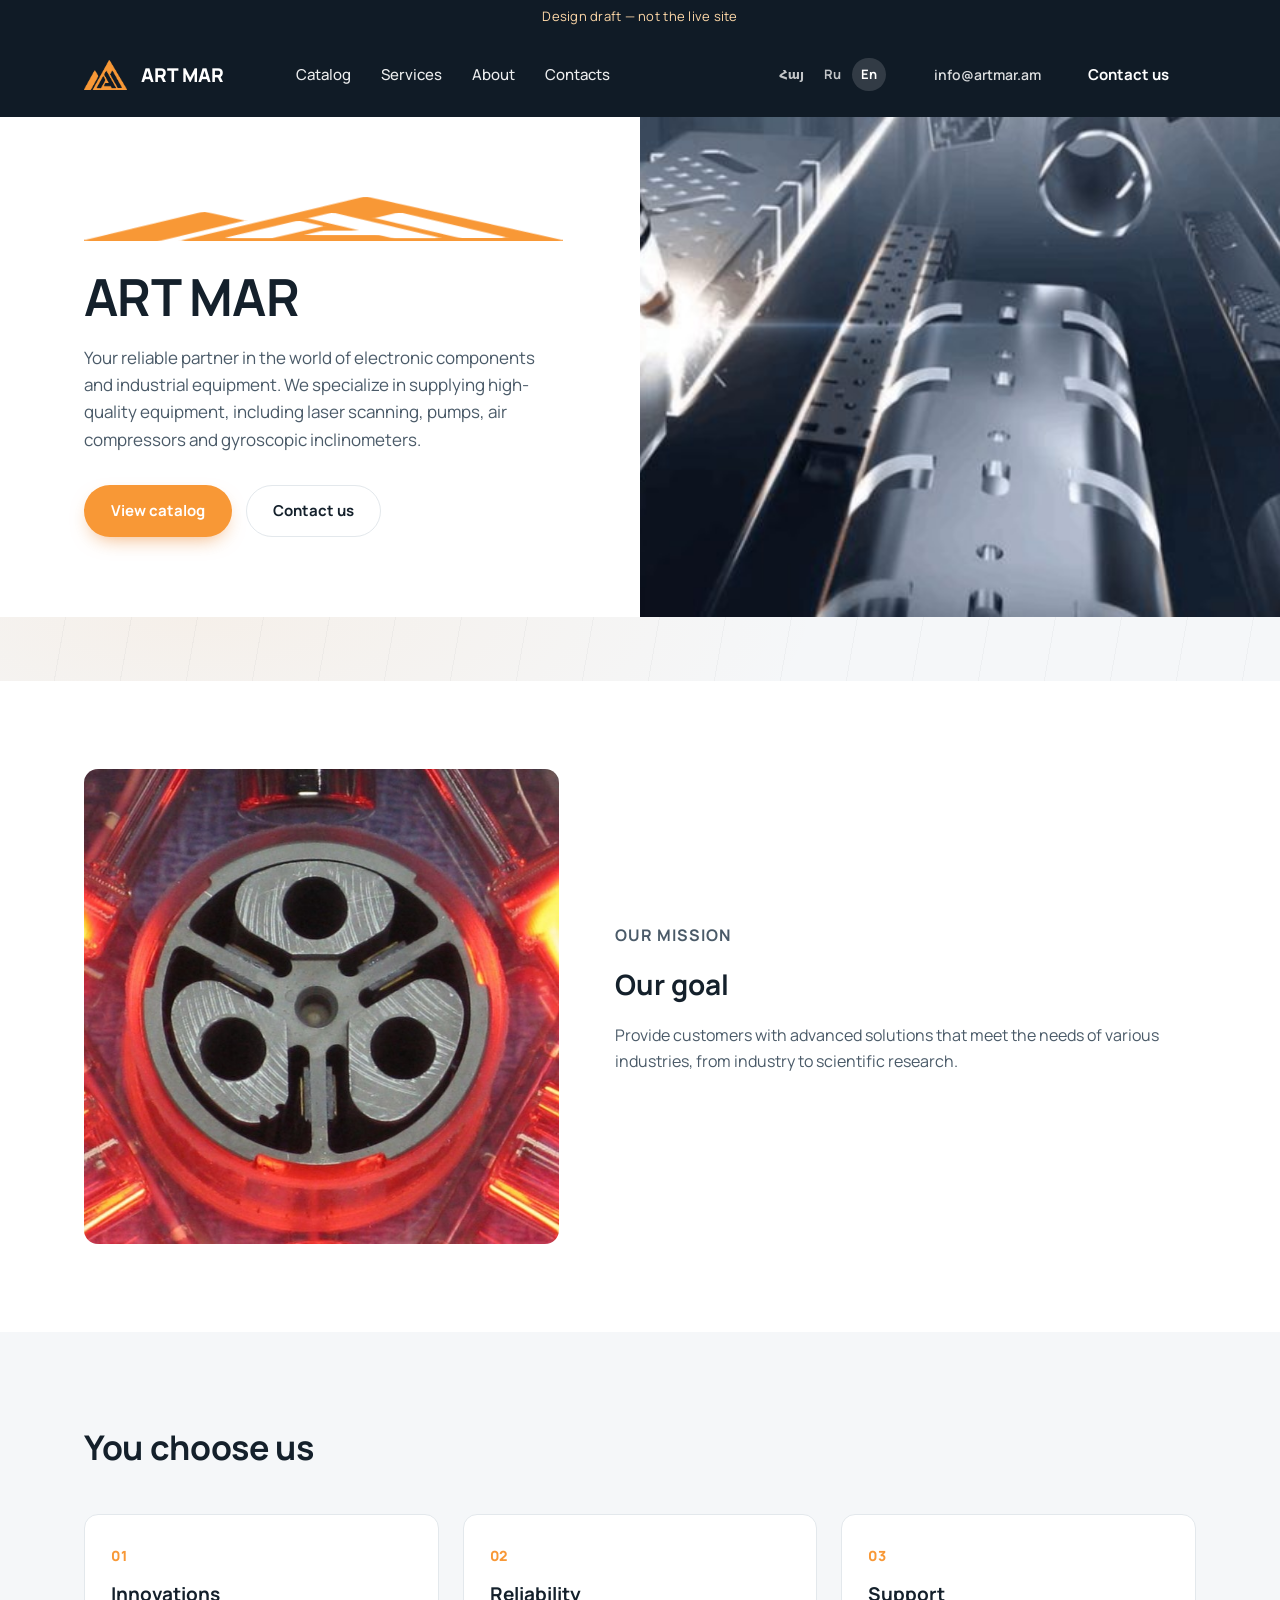
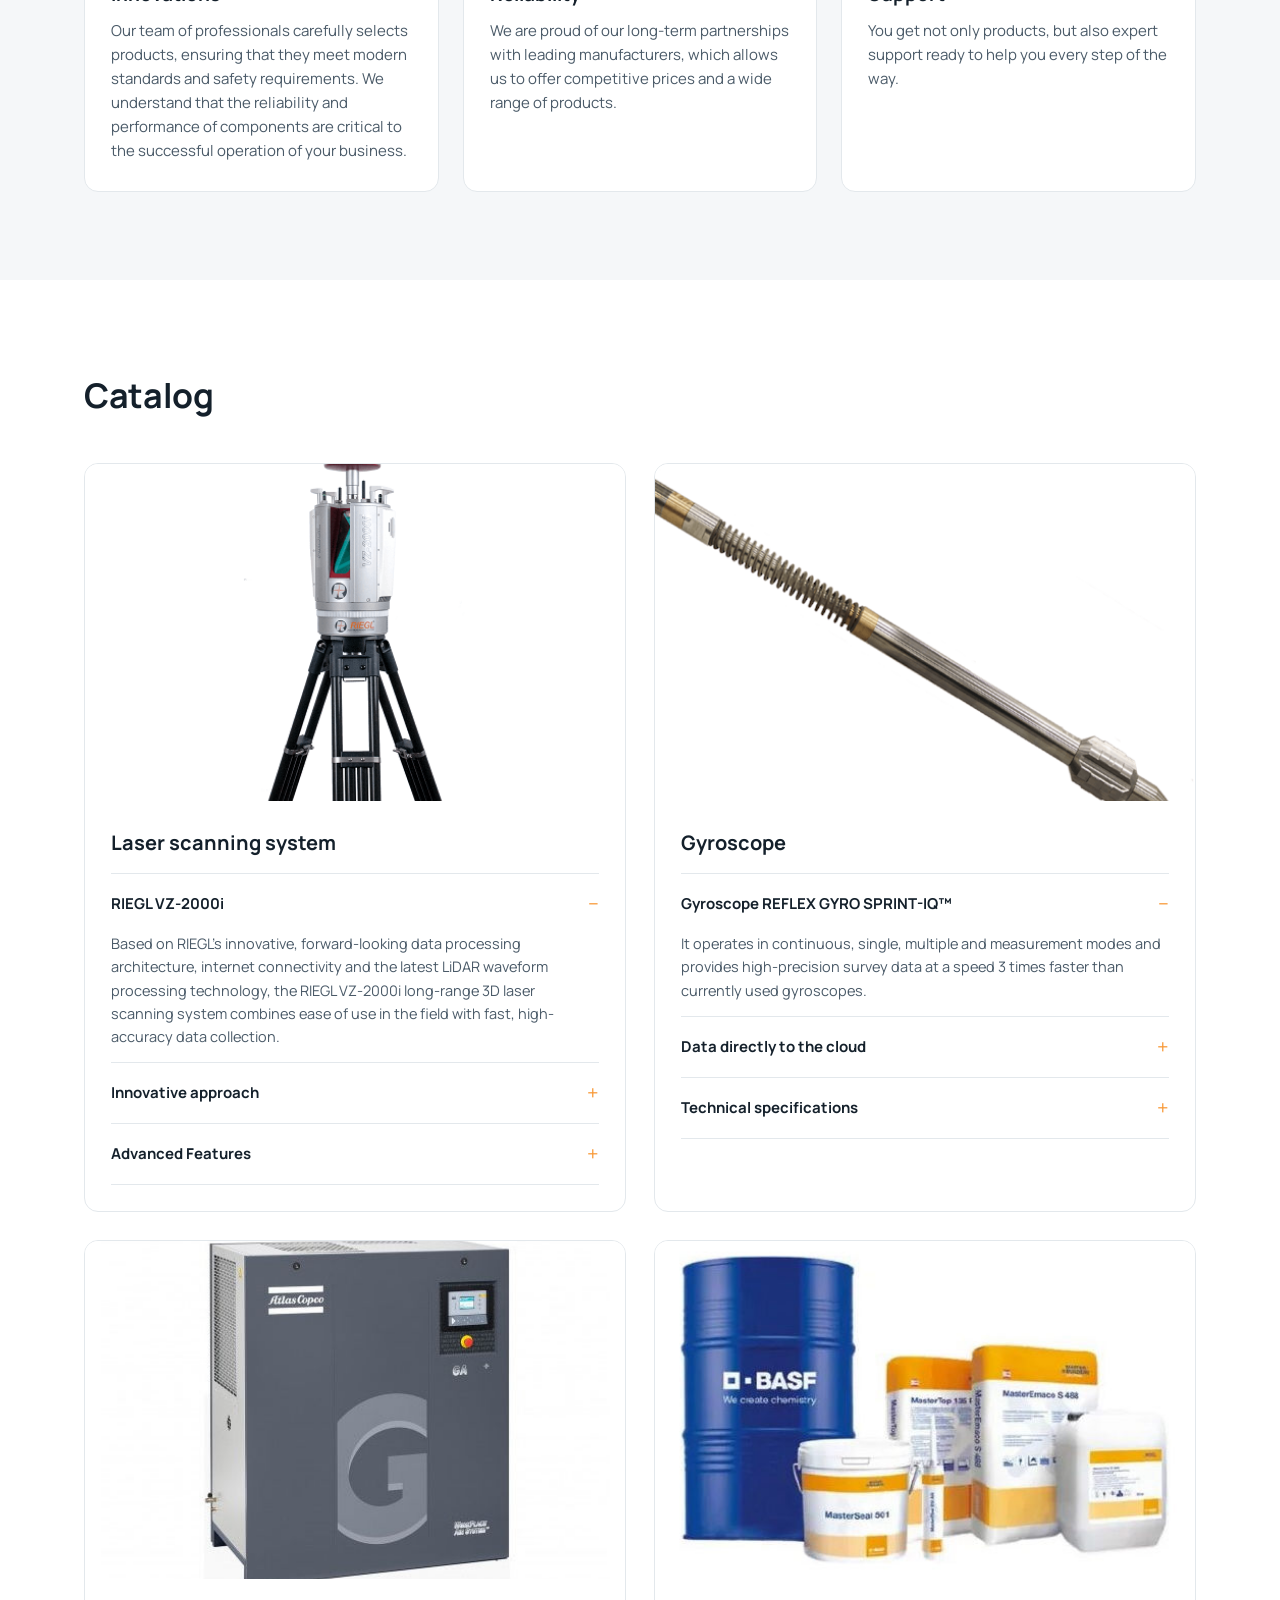
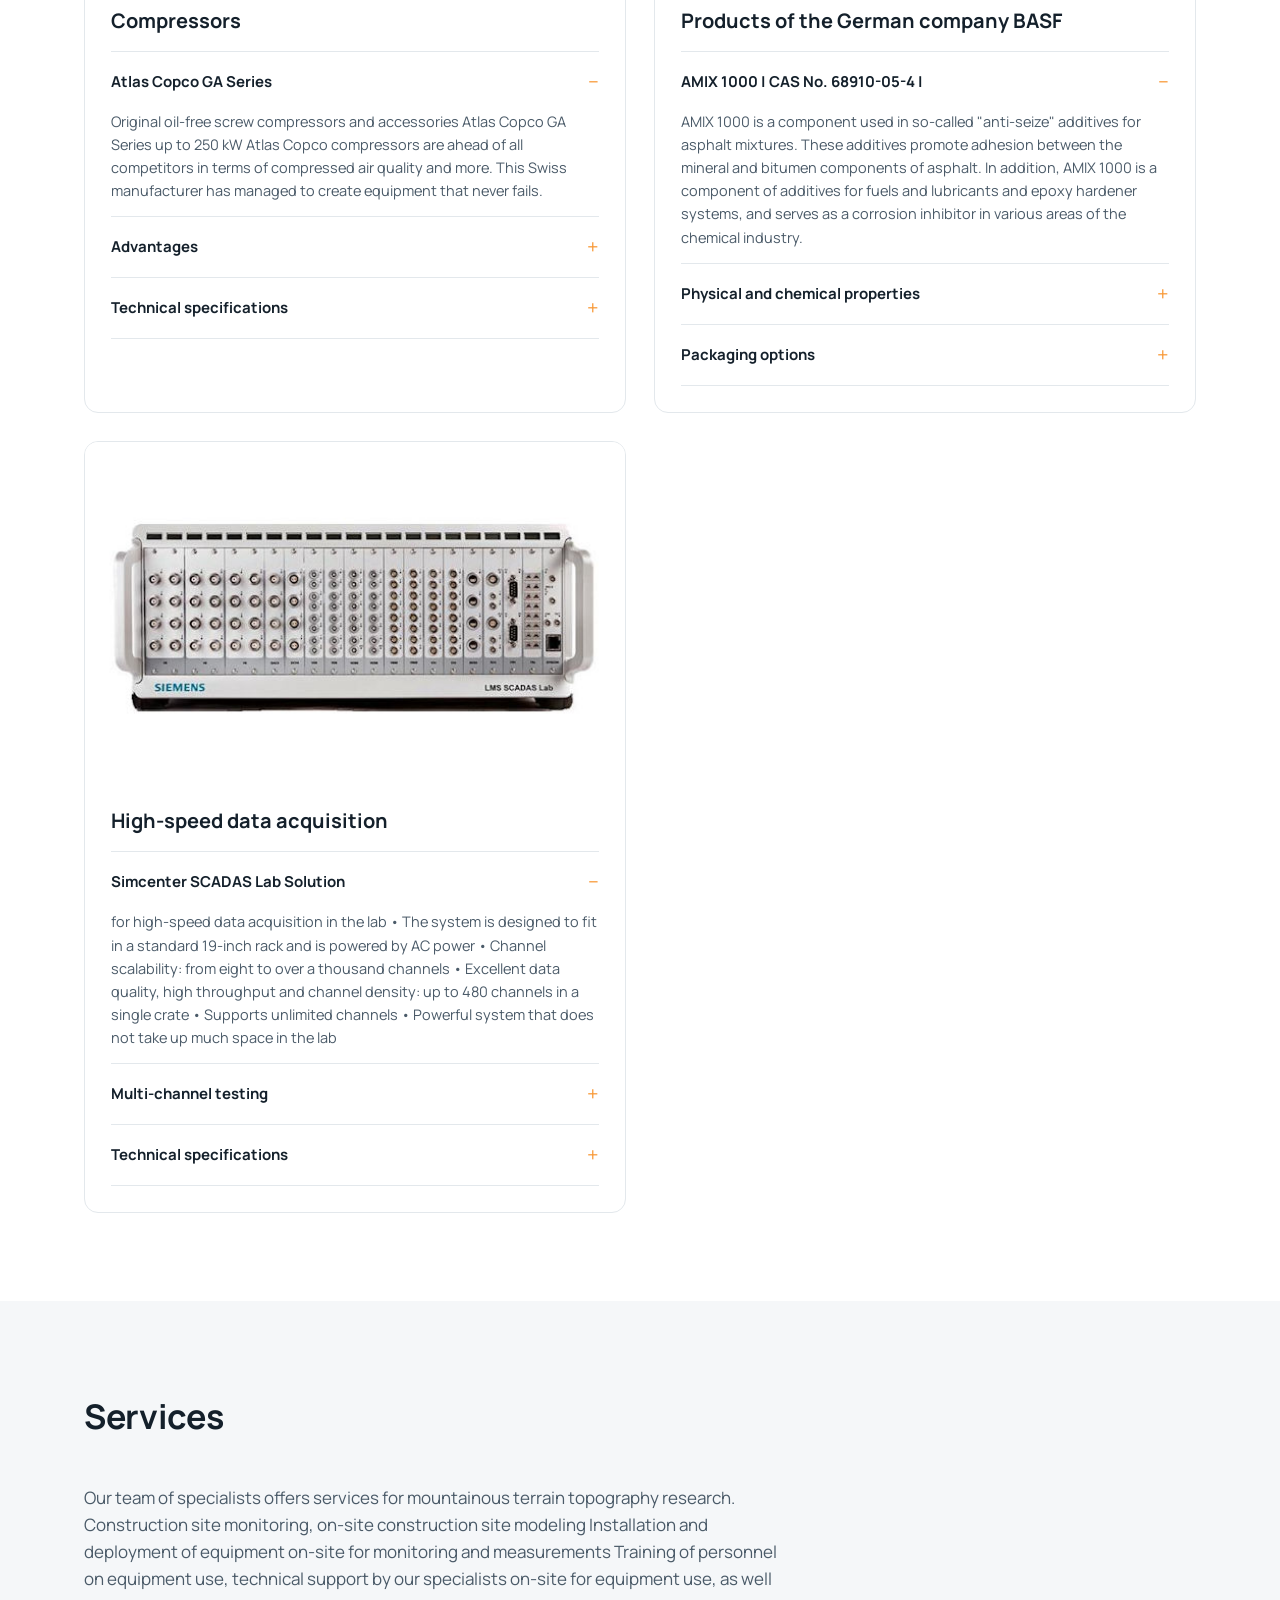
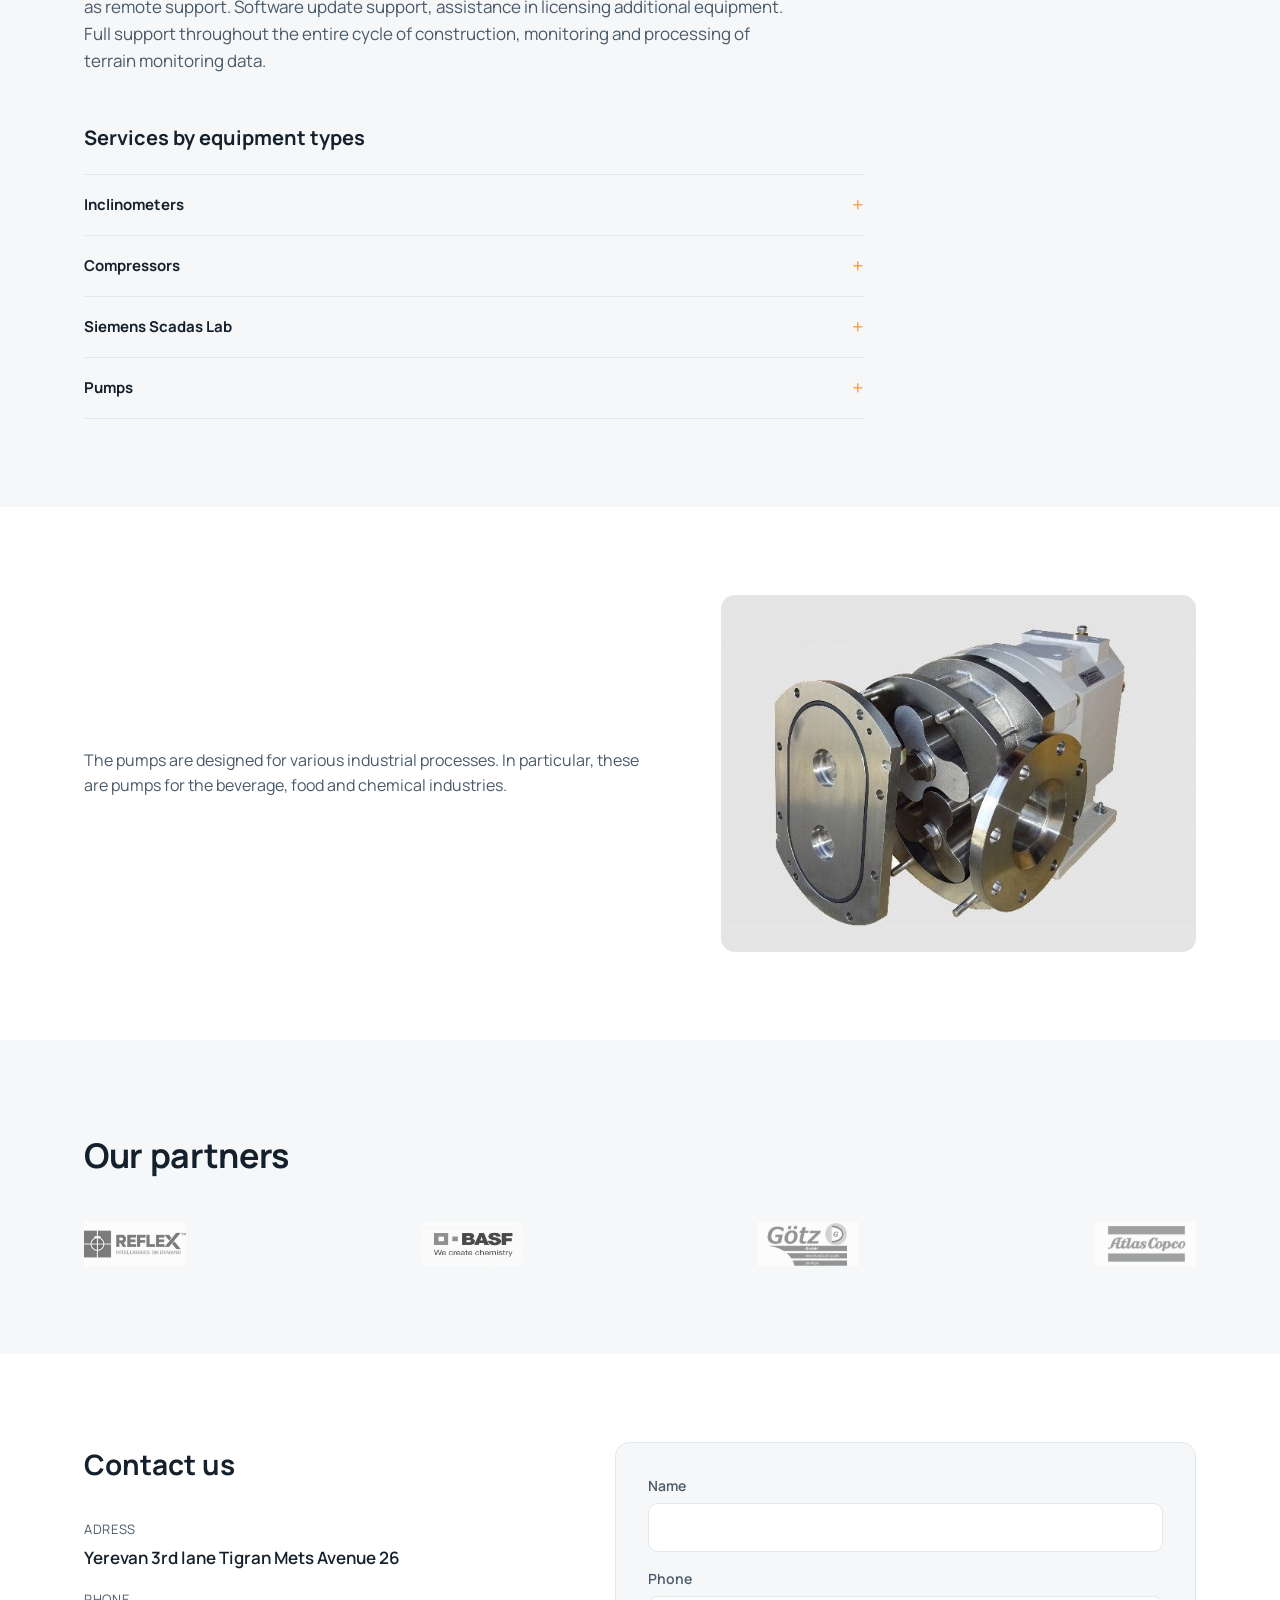
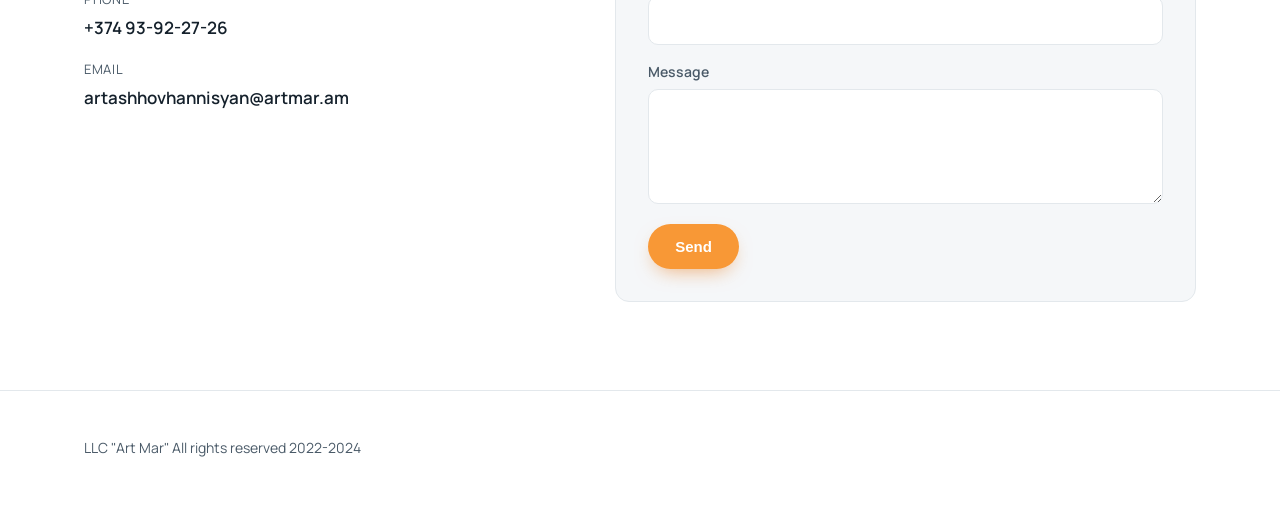
<file: preview/en/index.html>
<!doctype html>
<html lang="en">
<head>
<meta charset="utf-8">
<meta name="viewport" content="width=device-width, initial-scale=1">
<title>ART MAR — ART MAR design preview</title>
<meta name="description" content="Design draft for the ART MAR site. Not the live version.">
<meta name="robots" content="noindex">
<link rel="preconnect" href="https://fonts.googleapis.com">
<link href="https://fonts.googleapis.com/css2?family=Manrope:wght@400;500;600;700;800&display=swap" rel="stylesheet">
<link rel="stylesheet" href="../style.css">
</head>
<body>

<div class="preview-flag">Design draft — not the live site</div>

<header class="site-header">
  <div class="wrap site-header__row">
    <a class="brand" href="./">
      <img class="brand__logo" src="../../assets/images/untitled-2-121x84.png" alt="ART MAR" style="height:30px;width:auto;display:block;">
      <span class="brand__name">ART MAR</span>
    </a>
    <nav class="nav">
      <a href="#content4-22">Catalog</a>
<a href="#content4-2a">Services</a>
<a href="#step3-4">About</a>
<a href="#animateForm8-1k">Contacts</a>
    </nav>
    <div class="lang-switch">
      <a href="/Repo_Sar/preview/">Հայ</a>
      <a href="/Repo_Sar/preview/ru/">Ru</a>
      <a href="/Repo_Sar/preview/en/" class="is-active">En</a>
    </div>
    <div class="header-actions">
      <a class="header-email" href="mailto:info@artmar.am">info@artmar.am</a>
      <a class="btn btn--pill-outline btn--sm" href="#animateForm8-1k">Contact us</a>
    </div>
  </div>
</header>

<section class="hero">
  <div class="hero__row">
    <div class="hero__text">
      <img class="hero__logo" src="../../assets/images/untitled-2-121x84.png" alt="ART MAR" style="height:44px;width:auto;display:block;">
      <h1>ART MAR</h1>
      <p class="hero__lead">Your reliable partner in the world of electronic components and industrial equipment. We specialize in supplying high-quality equipment, including laser scanning, pumps, air compressors and gyroscopic inclinometers.</p>
      <div class="hero__actions">
        <a href="#content4-22" class="btn btn--primary">View catalog</a>
        <a href="#animateForm8-1k" class="btn btn--outline">Contact us</a>
      </div>
    </div>
    <div class="hero__media">
      <img src="../../assets/images/header-bg.jpg" alt="ART MAR">
    </div>
  </div>
</section>
<div class="wave-divider" aria-hidden="true"></div>

<section class="section" id="about">
  <div class="wrap about__row">
    <div class="about__media"><img src="../../assets/images/rlg-scaled-2-1023x724.jpeg" alt="" loading="lazy"></div>
    <div class="about__text">
      <p class="eyebrow">Our mission</p>
      <h2>Our goal</h2>
      <p>Provide customers with advanced solutions that meet the needs of various industries, from industry to scientific research.</p>
    </div>
  </div>
</section>

<section class="section section--muted">
  <div class="wrap">
    <h2 class="section-title">You choose us</h2>
    <div class="why-grid">
      <div class="why-card">
  <span class="why-card__num">01</span>
  <h3>Innovations</h3>
  <p>Our team of professionals carefully selects products, ensuring that they meet modern standards and safety requirements. We understand that the reliability and performance of components are critical to the successful operation of your business.</p>
</div><div class="why-card">
  <span class="why-card__num">02</span>
  <h3>Reliability</h3>
  <p>We are proud of our long-term partnerships with leading manufacturers, which allows us to offer competitive prices and a wide range of products.</p>
</div><div class="why-card">
  <span class="why-card__num">03</span>
  <h3>Support</h3>
  <p>You get not only products, but also expert support ready to help you every step of the way.</p>
</div>
    </div>
  </div>
</section>

<section class="section" id="content4-22">
  <div class="wrap">
    <h2 class="section-title">Catalog</h2>
    <div class="catalog-grid">
      <article class="catalog-card">
  <div class="catalog-card__media"><img src="../../assets/images/laser-530x375.png" alt="Laser scanning system" loading="lazy"></div>
  <div class="catalog-card__body">
    <h3>Laser scanning system</h3>
    <details class="spec" open>
  <summary>RIEGL VZ-2000i</summary>
  <p>Based on RIEGL&#x27;s innovative, forward-looking data processing architecture, internet connectivity and the latest LiDAR waveform processing technology, the RIEGL VZ-2000i long-range 3D laser scanning system combines ease of use in the field with fast, high-accuracy data collection.</p>
</details>
<details class="spec">
  <summary>Innovative approach</summary>
  <p>The new processing architecture allows various background tasks (such as point cloud registration, georeferencing, orientation using the integrated inertial measurement unit, etc.) to be performed on board in parallel with the simultaneous acquisition of scan and image data.</p>
</details>
<details class="spec">
  <summary>Advanced Features</summary>
  <p>Complete documentation of the scanner software components, available directly on the RIEGL VZ-2000i, provides a solid basis for creating your own python applications to extend the scanner&#x27;s functionality.</p>
</details>
  </div>
</article><article class="catalog-card">
  <div class="catalog-card__media"><img src="../../assets/images/hiriscope-530x375.png" alt="Gyroscope" loading="lazy"></div>
  <div class="catalog-card__body">
    <h3>Gyroscope</h3>
    <details class="spec" open>
  <summary>Gyroscope REFLEX GYRO SPRINT-IQ™</summary>
  <p>It operates in continuous, single, multiple and measurement modes and provides high-precision survey data at a speed 3 times faster than currently used gyroscopes.</p>
</details>
<details class="spec">
  <summary>Data directly to the cloud</summary>
  <p>Capable of surveying at any angle, the REFLEX GYRO SPRINT-IQ™ is well suited for underground and surface drilling in the mineral exploration industry. Working closely with drilling operators, REFLEX has developed a universal undercarriage so that the REFLEX GYRO SPRINT-IQ™ can be used in all standard RC and diamond core applications.</p>
</details>
<details class="spec">
  <summary>Technical specifications</summary>
  <p>- 42.5mm outer diameter. 1400mm length including battery* - Weight 8kg including battery* - Operating conditions Temperature from 0ºC to +70ºC (from 32ºF to +158ºF) - Depth 6,000psi (3,000m fresh water) - Shock load 500g (including submarine) - Specifications Azimuth +/- 1º ** Immersion +/- 0. 3º - Overview Single and multi-frame modes, continuous mode - Data export CSV - Shooting time &gt;50m/min, continuous - BATTERIES Type Ni-MH. Rechargeable. Operating time 15 hours each. Possibility of replacing in the field. 2 batteries included - Data amount 11 hours of continuous operation - Data export USB and WiFi Format CSV</p>
</details>
  </div>
</article><article class="catalog-card">
  <div class="catalog-card__media"><img src="../../assets/images/kompressor-530x375.jpg" alt="Compressors" loading="lazy"></div>
  <div class="catalog-card__body">
    <h3>Compressors</h3>
    <details class="spec" open>
  <summary>Atlas Copco GA Series</summary>
  <p>Original oil-free screw compressors and accessories Atlas Copco GA Series up to 250 kW Atlas Copco compressors are ahead of all competitors in terms of compressed air quality and more. This Swiss manufacturer has managed to create equipment that never fails.</p>
</details>
<details class="spec">
  <summary>Advantages</summary>
  <p>- maximum energy efficiency - long intervals between maintenance - low noise level - no vibration - environmental safety - 150 years of brand history - reliable operation even in difficult climatic conditions</p>
</details>
<details class="spec">
  <summary>Technical specifications</summary>
  <p>- pressure from 3 to 40 bar - capacity from 0.4 to 100 m3/min. - power from 2.2 to 500 kW</p>
</details>
  </div>
</article><article class="catalog-card">
  <div class="catalog-card__media"><img src="../../assets/images/chemistry-530x375.jpg" alt="Products of the German company BASF" loading="lazy"></div>
  <div class="catalog-card__body">
    <h3>Products of the German company BASF</h3>
    <details class="spec" open>
  <summary>AMIX 1000 | CAS No. 68910-05-4 |</summary>
  <p>AMIX 1000 is a component used in so-called &quot;anti-seize&quot; additives for asphalt mixtures. These additives promote adhesion between the mineral and bitumen components of asphalt. In addition, AMIX 1000 is a component of additives for fuels and lubricants and epoxy hardener systems, and serves as a corrosion inhibitor in various areas of the chemical industry.</p>
</details>
<details class="spec">
  <summary>Physical and chemical properties</summary>
  <p>State: liquid Form: highly viscous, liquid Colour: amber-dark brown Odour: amine-like, toxic by inhalation Melting point: about -30 °C Boiling range: 236 - 310 °C (1,013 hPa) Flammability: non-flammable Ignition temperature: 357 °C (DIN EN 14522) Thermal decomposition: 335 °C, 200 kJ/kg (DDK (DIN 51007)). Not a self-degrading substance. Solubility in water: miscible (20 °C) Relative density: 1.0316 (20 °C) (OECD Guideline 109) Density: 1.034 g/cm3 (20 °C) Relative vapour density (air): &gt; 1 (20 °C) Heavier than air. The substance/product is placed on the market or used in a non-solid or granular state.</p>
</details>
<details class="spec">
  <summary>Packaging options</summary>
  <p>1 kg Glass bottle 200 kg Steel barrels</p>
</details>
  </div>
</article><article class="catalog-card">
  <div class="catalog-card__media"><img src="../../assets/images/simcenter-530x375.jpg" alt="High-speed data acquisition" loading="lazy"></div>
  <div class="catalog-card__body">
    <h3>High-speed data acquisition</h3>
    <details class="spec" open>
  <summary>Simcenter SCADAS Lab Solution</summary>
  <p>for high-speed data acquisition in the lab • The system is designed to fit in a standard 19-inch rack and is powered by AC power • Channel scalability: from eight to over a thousand channels • Excellent data quality, high throughput and channel density: up to 480 channels in a single crate • Supports unlimited channels • Powerful system that does not take up much space in the lab</p>
</details>
<details class="spec">
  <summary>Multi-channel testing</summary>
  <p>The Simcenter SCADAS Lab solution offers matching amplifiers with unmatched throughput independent of the number of channels, making it an ideal choice for multi-channel modal testing, aircraft ground frequency testing, high-frequency acoustic testing, turbine testing, and other data-intensive measurements. In addition, the mobile capabilities of the SCADAS platform allow the Simcenter SCADAS Lab crate to be connected to the Simcenter SCADAS Mobile analyzer or Simcenter SCADAS Recorder without the need to reconfigure the data acquisition system.</p>
</details>
<details class="spec">
  <summary>Technical specifications</summary>
  <p>• Sampling rate up to 204.8 kHz per channel, throughput up to 19 Msps • 24-bit sigma-delta ADC • 150 dB dynamic range • Various types of matching amplifiers and a large selection of standard connectors, including BNC, CAMAC LEMO® and Sub-D for use with patch panels • Optional interfaces for connection to digital CAN-bus data buses, two inputs for connecting speed sensors and outputs from signal generators • Connection of &quot;master&quot; and &quot;slave&quot; crates for distributed configuration of data acquisition systems using long-distance fiber optic cables with a data transfer rate of 1.25 Gbps • Only high-quality electronic components with an extended operating temperature range are used in the amplifiers for optimal reliability Model SCADAS lab BrandSiemens Country - Belgium</p>
</details>
  </div>
</article>
    </div>
  </div>
</section>

<section class="section section--muted" id="content4-2a">
  <div class="wrap">
    <h2 class="section-title">Services</h2>
    <p class="section-lead">Our team of specialists offers services for mountainous terrain topography research. Construction site monitoring, on-site construction site modeling Installation and deployment of equipment on-site for monitoring and measurements Training of personnel on equipment use, technical support by our specialists on-site for equipment use, as well as remote support. Software update support, assistance in licensing additional equipment. Full support throughout the entire cycle of construction, monitoring and processing of terrain monitoring data.</p>
    <h3 class="section-subtitle">Services by equipment types</h3>
    <div class="spec-group">
      <details class="spec">
  <summary>Inclinometers</summary>
  <p>A team of specialists with the help of a high-tech complex, the fastest and most accurate inclinometry system REFLEX GYRO SPRINT-IQ, together with your company&#x27;s drilling operators, will perform all continuous survey work with an electronic depth meter in real time - users get instant access to results via the IMDEXHUB-IQ™ cloud solution. When working in continuous mode, the advantages of REFLEX GYRO SPRINT-IQ™ include a survey speed of more than 150 meters per minute with constant quality and accuracy of results. With REFLEX GYRO SPRINT-IQ™, you can be sure of the survey data that comes from north-oriented sensors. The REFLEX GYRO SPRINT-IQ™ gyroscopic inclinometer operates in continuous, single-point, multi-point, overshot modes, and provides very accurate survey data 3 times faster than currently used gyroscopic inclinometers. We are available to train drilling professionals in the system. The tool requires minimal training and an intuitive interface that makes it easy to use. Connecting to the IMDEXHUB-IQ™ cloud service helps optimize the data solution, including a secure chain of custody, quality assurance and control, and real-time access to drilling data. Seamless data transfer from site to office reduces human error in processing and interpretation, and provides you with important borehole information you can rely on. The REFLEX GYRO SPRINT-IQ™ gyroscopic inclinometer, suitable for surveying at all heights, is well suited for underground and above-ground drilling operations. The REFLEX GYRO SPRINT-IQ™ can be used in all standard applications with OC and diamond core.</p>
</details><details class="spec">
  <summary>Compressors</summary>
  <p>Purchase, installation and commissioning of air screw compressors. Our specialists will help to design the optimal conditions for connecting an Atlas Copco GA series air compressor on site for the customer&#x27;s tasks. We calculate the flow, pressure and operating modes for uninterrupted operation of the air supply system. Full analysis of the results based on the results of work cycles, adjustment of air supply volumes to consumers. We provide full technical support for equipment within the warranty service. Maintenance, repair, remote technical support on any issues. Our specialists will help you choose any compressor for your business in any industrial sector, mining enterprises, medical institutions, vehicle maintenance stations, production sites, metalworking, injection molding plastic shops.</p>
</details><details class="spec">
  <summary>Siemens Scadas Lab</summary>
  <p>Our company implements a solution for complex laboratory testing with the Siemens system - Simcenter SCADAS Lab, for high-speed data acquisition. Simcenter SCADAS Lab equipment offers matching amplifiers with unrivaled bandwidth, independent of the number of channels, which makes it an ideal choice for multi-channel modal testing, ground frequency testing of aircraft, high-frequency acoustic testing, turbine testing and other types of measurements that require processing large volumes of data. In addition, the mobile properties of the SCADAS platform allow you to connect the Simcenter SCADAS Lab crate to the Simcenter SCADAS Mobile analyzer or Simcenter SCADAS Recorder without the need to reconfigure the data acquisition system. Our engineers will conduct safe tests of expensive products, thanks to the Simcenter SCADAS Lab system, it can be used as a controller for the vibration testing control system with a hardware emergency shutdown. We offer retrofitting with fiber optic cables as part of the system, and it is also possible to connect &quot;slave&quot; crates. This modular architecture is especially convenient for vibroacoustic laboratories – it is possible to build a system of several crates for more than a thousand channels. From several “master” crates it is possible to assemble a “master-slave” configuration, which will work as a single system with one control station.</p>
</details><details class="spec">
  <summary>Pumps</summary>
  <p>Our company provides a full range of services for ordering and installing pumps manufactured by the German company Gotz GmBH. German-made pumps are distinguished by their high build quality and reliable operation in a variety of conditions. We select pumps and install them on a turnkey basis on the customer&#x27;s premises. We provide consultations by experienced engineers on the maintenance and servicing of units. Full support for operability, repair and maintenance for the entire period of warranty obligations provided by the manufacturer.</p>
</details>
    </div>
  </div>
</section>

<section class="section">
  <div class="wrap about__row about__row--reverse">
    <div class="about__media"><img src="../../assets/images/nasos-624x468.jpg" alt="" loading="lazy"></div>
    <div class="about__text">
      <p class="eyebrow"></p>
      <p>The pumps are designed for various industrial processes. In particular, these are pumps for the beverage, food and chemical industries.</p>
    </div>
  </div>
</section>

<section class="section section--muted">
  <div class="wrap">
    <h2 class="section-title">Our partners</h2>
    <div class="clients-row">
      <img src="../../assets/images/reflex-358x154.jpg" alt="" loading="lazy">
<img src="../../assets/images/basf-358x154.jpeg" alt="" loading="lazy">
<img src="../../assets/images/gotz-358x154.jpg" alt="" loading="lazy">
<img src="../../assets/images/atlas-358x154.jpg" alt="" loading="lazy">
    </div>
  </div>
</section>

<section class="section" id="animateForm8-1k">
  <div class="wrap contact__row">
    <div class="contact__info">
      <h2>Contact us</h2>
      <p class="section-lead"></p>
      <dl class="contact-list">
        <div><dt>Adress</dt><dd>Yerevan 3rd lane Tigran Mets Avenue 26</dd></div>
        <div><dt>Phone</dt><dd><a href="tel:+37493922726">+374 93-92-27-26</a></dd></div>
        <div><dt>Email</dt><dd><a href="mailto:artashhovhannisyan@artmar.am">artashhovhannisyan@artmar.am</a></dd></div>
      </dl>
    </div>
    <form class="contact-form" action="https://mobirise.eu/" method="POST">
      <input type="hidden" name="email" data-form-email="true" value="toKdMX4V6VKFEh3KmjmagJnazuqI6xvcnoB6Olv90G3BuIGAAEFgbtikawCMf57YhtHC4TV6Qhh1QLFluEAEZkuUsFejM4OQwJMHJ73s3POo8vV5BEBIl2Op7hr57hmM">
      <div class="form-alert form-alert--ok" hidden data-form-alert>We will contact you soon</div>
      <div class="form-alert form-alert--err" hidden data-form-alert-danger></div>
      <label>Name<input type="text" name="name" required></label>
      <label>Phone<input type="tel" name="phone"></label>
      <label>Message<textarea name="message" rows="4"></textarea></label>
      <button type="submit" class="btn btn--primary">Send</button>
    </form>
  </div>
</section>

<footer class="site-footer">
  <div class="wrap">
    <p>LLC &quot;Art Mar&quot; All rights reserved 2022-2024</p>
  </div>
</footer>

</body>
</html>
</file>
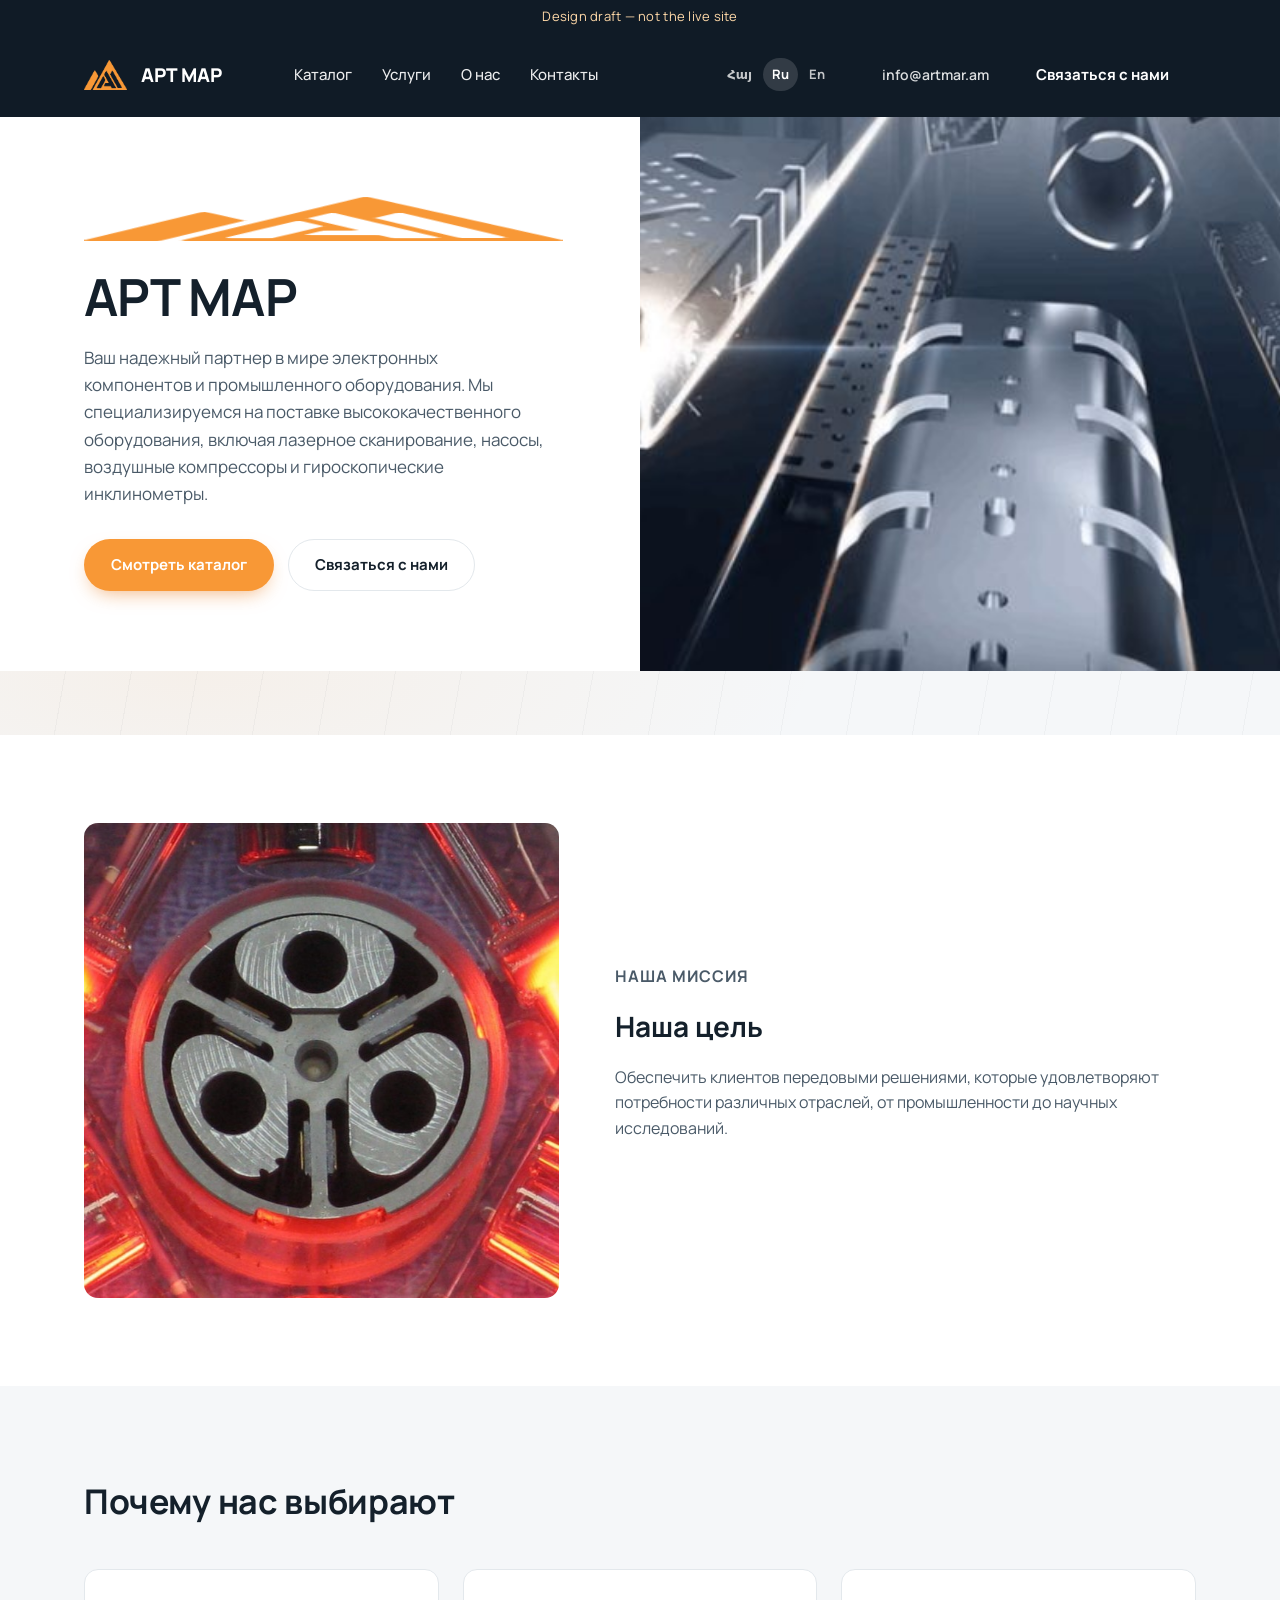
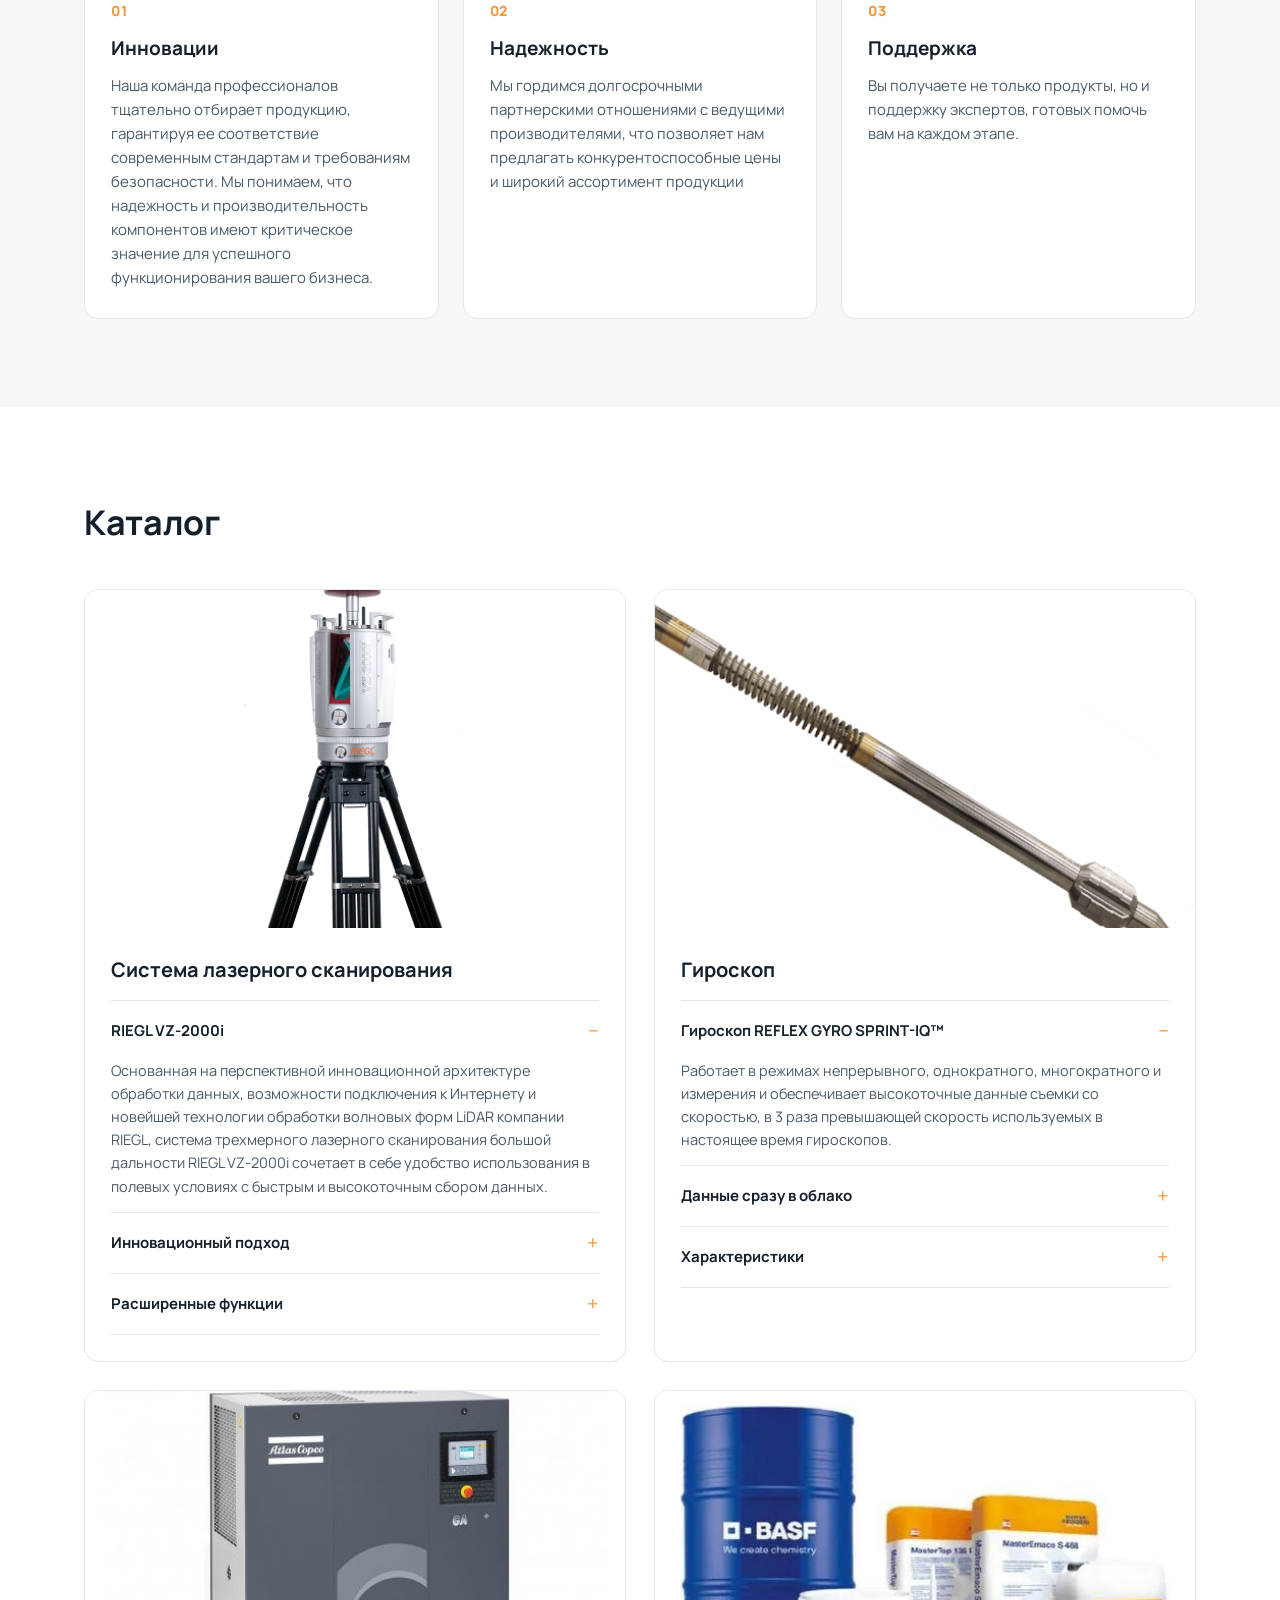
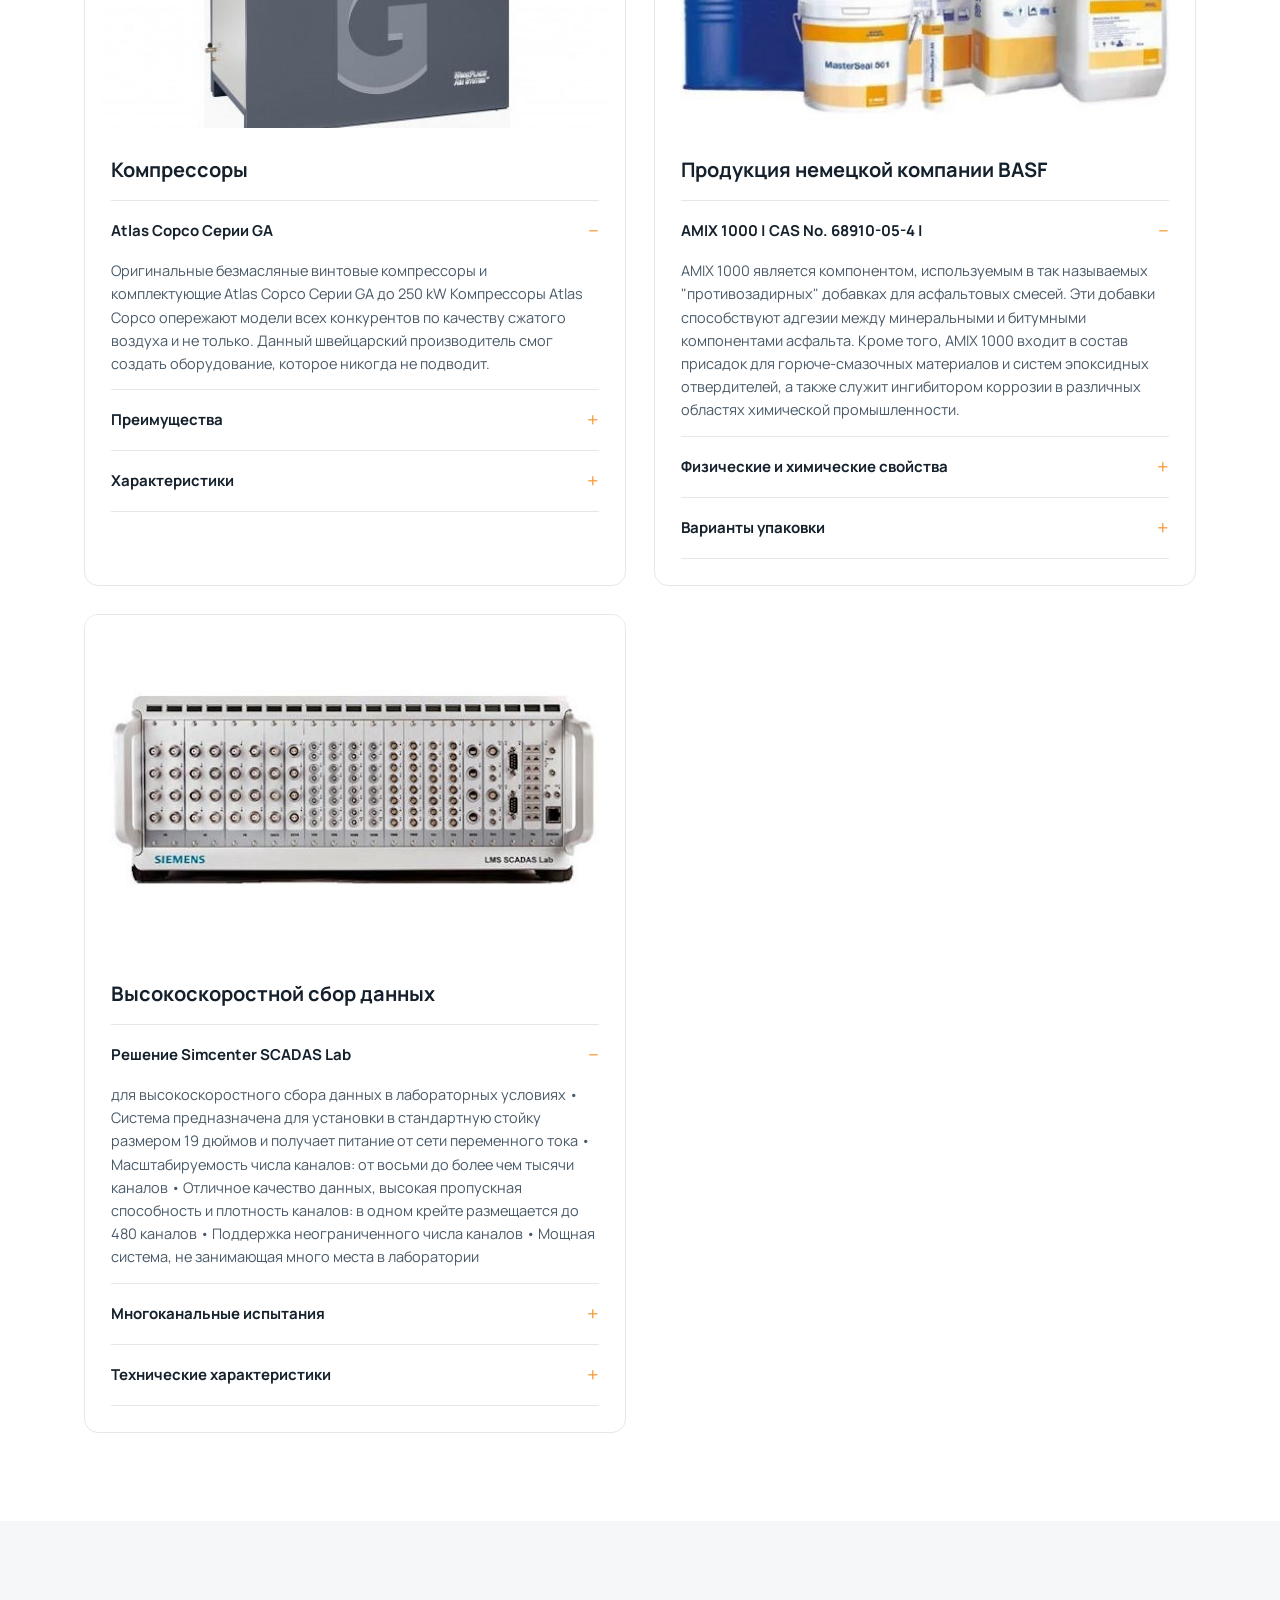
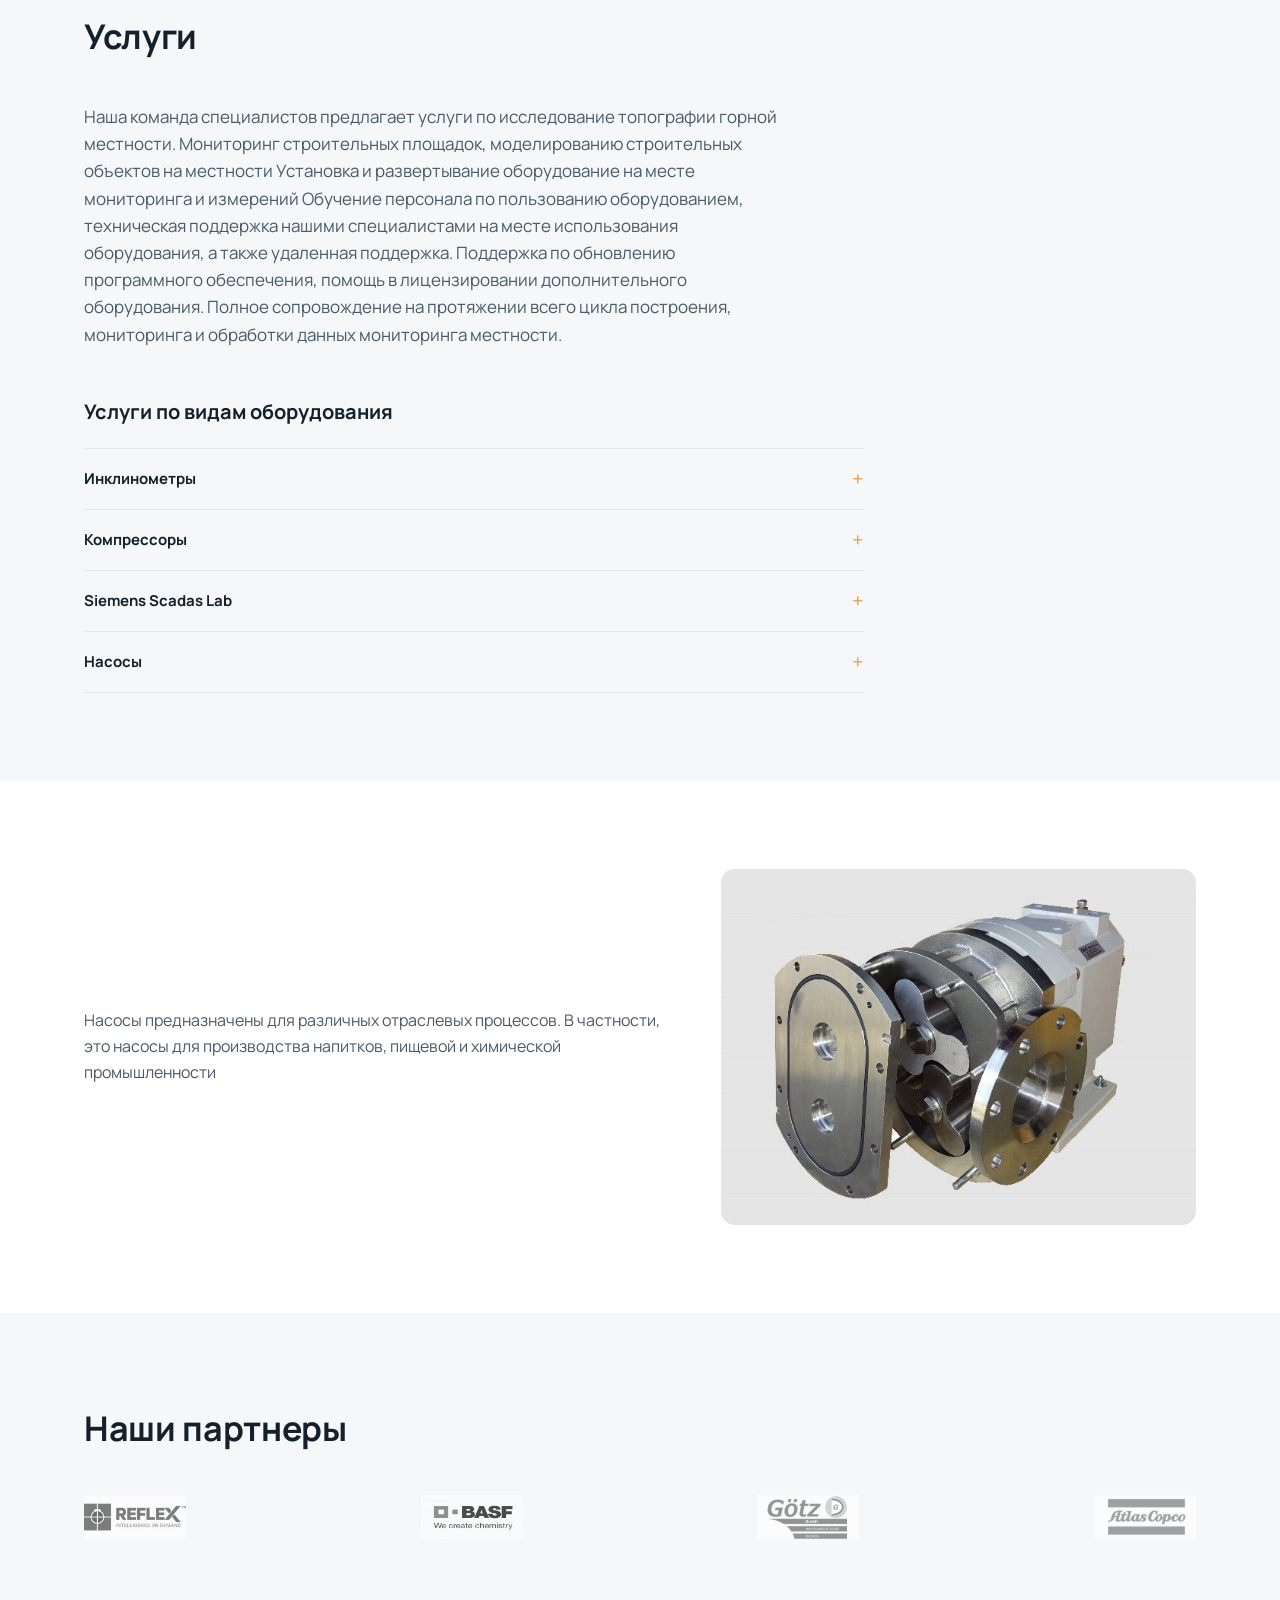
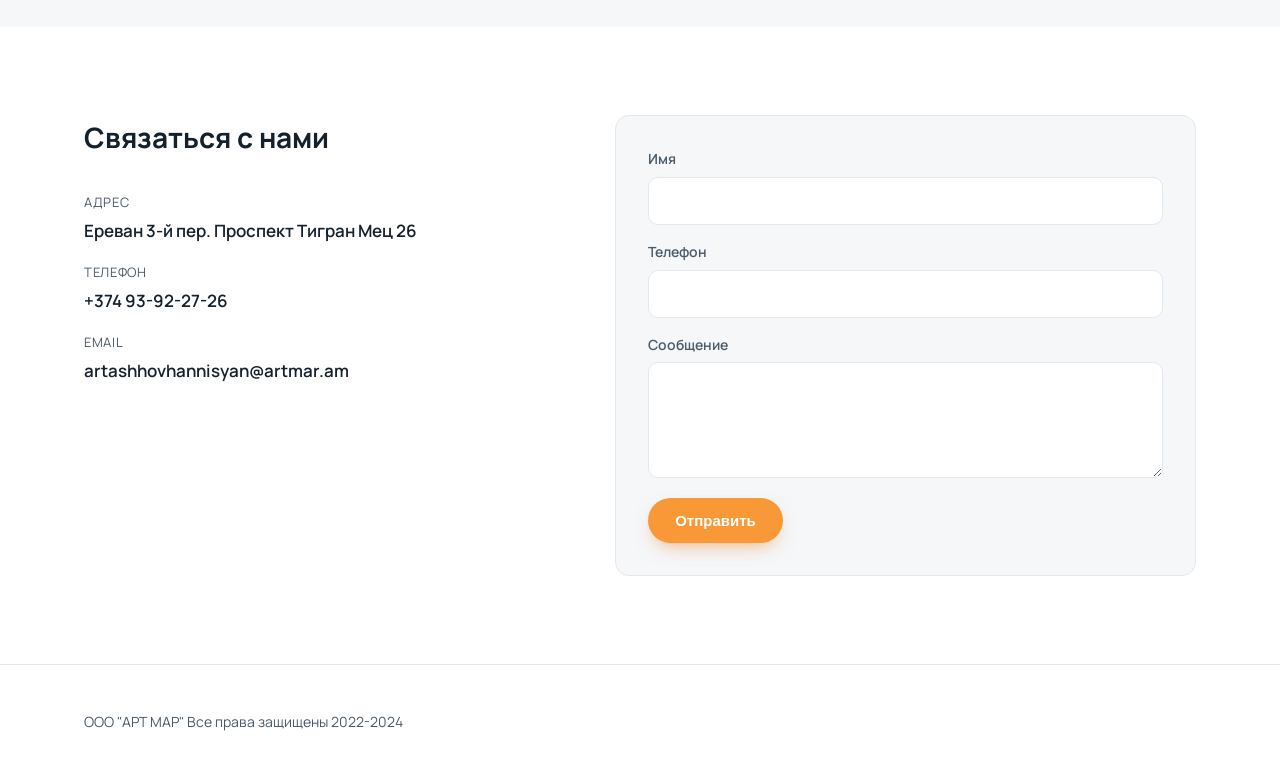
<file: preview/ru/index.html>
<!doctype html>
<html lang="ru">
<head>
<meta charset="utf-8">
<meta name="viewport" content="width=device-width, initial-scale=1">
<title>ART MAR — АРТ МАР design preview</title>
<meta name="description" content="Design draft for the ART MAR site. Not the live version.">
<meta name="robots" content="noindex">
<link rel="preconnect" href="https://fonts.googleapis.com">
<link href="https://fonts.googleapis.com/css2?family=Manrope:wght@400;500;600;700;800&display=swap" rel="stylesheet">
<link rel="stylesheet" href="../style.css">
</head>
<body>

<div class="preview-flag">Design draft — not the live site</div>

<header class="site-header">
  <div class="wrap site-header__row">
    <a class="brand" href="./">
      <img class="brand__logo" src="../../assets/images/untitled-2-121x84.png" alt="ART MAR" style="height:30px;width:auto;display:block;">
      <span class="brand__name">АРТ МАР</span>
    </a>
    <nav class="nav">
      <a href="#content4-22">Каталог</a>
<a href="#content4-2a">Услуги</a>
<a href="#step3-4">О нас</a>
<a href="#animateForm8-1k">Контакты</a>
    </nav>
    <div class="lang-switch">
      <a href="/Repo_Sar/preview/">Հայ</a>
      <a href="/Repo_Sar/preview/ru/" class="is-active">Ru</a>
      <a href="/Repo_Sar/preview/en/">En</a>
    </div>
    <div class="header-actions">
      <a class="header-email" href="mailto:info@artmar.am">info@artmar.am</a>
      <a class="btn btn--pill-outline btn--sm" href="#animateForm8-1k">Связаться с нами</a>
    </div>
  </div>
</header>

<section class="hero">
  <div class="hero__row">
    <div class="hero__text">
      <img class="hero__logo" src="../../assets/images/untitled-2-121x84.png" alt="ART MAR" style="height:44px;width:auto;display:block;">
      <h1>АРТ МАР</h1>
      <p class="hero__lead">Ваш надежный партнер в мире электронных компонентов и промышленного оборудования. Мы специализируемся на поставке высококачественного оборудования, включая лазерное сканирование, насосы, воздушные компрессоры и гироскопические инклинометры.</p>
      <div class="hero__actions">
        <a href="#content4-22" class="btn btn--primary">Смотреть каталог</a>
        <a href="#animateForm8-1k" class="btn btn--outline">Связаться с нами</a>
      </div>
    </div>
    <div class="hero__media">
      <img src="../../assets/images/header-bg.jpg" alt="ART MAR">
    </div>
  </div>
</section>
<div class="wave-divider" aria-hidden="true"></div>

<section class="section" id="about">
  <div class="wrap about__row">
    <div class="about__media"><img src="../../assets/images/rlg-scaled-2-1023x724.jpeg" alt="" loading="lazy"></div>
    <div class="about__text">
      <p class="eyebrow">Наша миссия</p>
      <h2>Наша цель</h2>
      <p>Обеспечить клиентов передовыми решениями, которые удовлетворяют потребности различных отраслей, от промышленности до научных исследований.</p>
    </div>
  </div>
</section>

<section class="section section--muted">
  <div class="wrap">
    <h2 class="section-title">Почему нас выбирают</h2>
    <div class="why-grid">
      <div class="why-card">
  <span class="why-card__num">01</span>
  <h3>Инновации</h3>
  <p>Наша команда профессионалов тщательно отбирает продукцию, гарантируя ее соответствие современным стандартам и требованиям безопасности. Мы понимаем, что надежность и производительность компонентов имеют критическое значение для успешного функционирования вашего бизнеса.</p>
</div><div class="why-card">
  <span class="why-card__num">02</span>
  <h3>Надежность</h3>
  <p>Мы гордимся долгосрочными партнерскими отношениями с ведущими производителями, что позволяет нам предлагать конкурентоспособные цены и широкий ассортимент продукции</p>
</div><div class="why-card">
  <span class="why-card__num">03</span>
  <h3>Поддержка</h3>
  <p>Вы получаете не только продукты, но и поддержку экспертов, готовых помочь вам на каждом этапе.</p>
</div>
    </div>
  </div>
</section>

<section class="section" id="content4-22">
  <div class="wrap">
    <h2 class="section-title">Каталог</h2>
    <div class="catalog-grid">
      <article class="catalog-card">
  <div class="catalog-card__media"><img src="../../assets/images/laser-530x375.png" alt="Система лазерного сканирования" loading="lazy"></div>
  <div class="catalog-card__body">
    <h3>Система лазерного сканирования</h3>
    <details class="spec" open>
  <summary>RIEGL VZ-2000i</summary>
  <p>Основанная на перспективной инновационной архитектуре обработки данных, возможности подключения к Интернету и новейшей технологии обработки волновых форм LiDAR компании RIEGL, система трехмерного лазерного сканирования большой дальности RIEGL VZ-2000i сочетает в себе удобство использования в полевых условиях с быстрым и высокоточным сбором данных.</p>
</details>
<details class="spec">
  <summary>Инновационный подход</summary>
  <p>Новая архитектура обработки позволяет выполнять различные фоновые задачи (такие как регистрация облака точек, геопривязка, ориентация с помощью встроенного инерциального измерительного блока и т.д.) на борту параллельно с одновременным получением данных сканирования и изображений.</p>
</details>
<details class="spec">
  <summary>Расширенные функции</summary>
  <p>Полная документация по программным компонентам сканера, доступная непосредственно на RIEGL VZ-2000i, обеспечивает надежную основу для создания собственных приложений на языке python для расширения функциональности сканера.</p>
</details>
  </div>
</article><article class="catalog-card">
  <div class="catalog-card__media"><img src="../../assets/images/hiriscope-530x375.png" alt="Гироскоп" loading="lazy"></div>
  <div class="catalog-card__body">
    <h3>Гироскоп</h3>
    <details class="spec" open>
  <summary>Гироскоп REFLEX GYRO SPRINT-IQ™</summary>
  <p>Работает в режимах непрерывного, однократного, многократного и измерения и обеспечивает высокоточные данные съемки со скоростью, в 3 раза превышающей скорость используемых в настоящее время гироскопов.</p>
</details>
<details class="spec">
  <summary>Данные сразу в облако</summary>
  <p>Прибор REFLEX GYRO SPRINT-IQ™, способный выполнять съемку под любым углом наклона, хорошо подходит для подземного и наземного бурения в отрасли разведки полезных ископаемых. Работая в тесном сотрудничестве с буровыми операторами, компания REFLEX разработала универсальную ходовую часть, чтобы REFLEX GYRO SPRINT-IQ™ можно было использовать во всех стандартных RC и алмазных кернах.</p>
</details>
<details class="spec">
  <summary>Характеристики</summary>
  <p>- Внешний диаметр 42,5 мм. Длина 1400 мм с учетом батареи* - Вес 8 кг с учетом батареи* - Условия эксплуатации Температура от 0ºC до + 70ºC (от 32ºF до + 158ºF) - Глубина 6,000psi (3,000 м пресной воды) - Ударная нагрузка 500 г (включая подлодку) - Характеристики Азимут +/- 1º ** Погружение +/- 0. 3º - Обзор Одно- и многокадровый режимы, непрерывный режим - Экспорт данных CSV - Время съемки &gt;50 м/мин, непрерывно - БАТАРЕИ Тип Ni-MH. Перезаряжаемые. Время работы 15 часов каждая. Возможность замены в полевых условиях. 2 батареи в комплекте - Количество данных 11 часов непрерывной работы - Экспорт данных USB и WiFi Формат CSV</p>
</details>
  </div>
</article><article class="catalog-card">
  <div class="catalog-card__media"><img src="../../assets/images/kompressor-530x375.jpg" alt="Компрессоры" loading="lazy"></div>
  <div class="catalog-card__body">
    <h3>Компрессоры</h3>
    <details class="spec" open>
  <summary>Atlas Copco Серии GA</summary>
  <p>Оригинальные безмасляные винтовые компрессоры и комплектующие Atlas Copco Серии GA до 250 kW Компрессоры Atlas Copco опережают модели всех конкурентов по качеству сжатого воздуха и не только. Данный швейцарский производитель смог создать оборудование, которое никогда не подводит.</p>
</details>
<details class="spec">
  <summary>Преимущества</summary>
  <p>- максимальная энергоэффективность - большие интервалы между техническим обслуживанием - низкий уровень шума - отсутствие вибраций - экологическая безопасность - 150 лет истории бренда - надежная работа даже в сложных климатических условиях</p>
</details>
<details class="spec">
  <summary>Характеристики</summary>
  <p>- давление от 3 до 40 бар - производительность от 0,4 до 100 м3/мин. - мощность от 2,2 до 500 кВт</p>
</details>
  </div>
</article><article class="catalog-card">
  <div class="catalog-card__media"><img src="../../assets/images/chemistry-530x375.jpg" alt="Продукция немецкой компании BASF" loading="lazy"></div>
  <div class="catalog-card__body">
    <h3>Продукция немецкой компании BASF</h3>
    <details class="spec" open>
  <summary>AMIX 1000 | CAS No. 68910-05-4 |</summary>
  <p>AMIX 1000 является компонентом, используемым в так называемых &quot;противозадирных&quot; добавках для асфальтовых смесей. Эти добавки способствуют адгезии между минеральными и битумными компонентами асфальта. Кроме того, AMIX 1000 входит в состав присадок для горюче-смазочных материалов и систем эпоксидных отвердителей, а также служит ингибитором коррозии в различных областях химической промышленности.</p>
</details>
<details class="spec">
  <summary>Физические и химические свойства</summary>
  <p>Состояние: жидкость Форма: высоковязкая, жидкая Цвет: янтарно-темно-коричневый Запах: аминоподобный, токсичен при вдыхании Температура плавления: около -30 °C Диапазон кипения: 236 - 310 °C (1 013 гПа) Воспламеняемость: не воспламеняется Температура воспламенения: 357 °C (DIN EN 14522) Термическое разложение: 335 °C, 200 кДж/кг (DDK (DIN 51007)). Не является саморазлагающимся веществом. Растворимость в воде: смешивается (20 °C) Относительная плотность: 1,0316 (20 °C) (OECD Guideline 109) Плотность: 1,034 г/см3 (20 °C) Относительная плотность паров (воздух): &gt; 1 (20 °C) Тяжелее воздуха. Вещество/продукт поставляется на рынок или используется в нетвердом или гранулированном состоянии.</p>
</details>
<details class="spec">
  <summary>Варианты упаковки</summary>
  <p>1 кг Стеклянная бутылка 200 кг Стальные бочки</p>
</details>
  </div>
</article><article class="catalog-card">
  <div class="catalog-card__media"><img src="../../assets/images/simcenter-530x375.jpg" alt="Высокоскоростной сбор данных" loading="lazy"></div>
  <div class="catalog-card__body">
    <h3>Высокоскоростной сбор данных</h3>
    <details class="spec" open>
  <summary>Решение Simcenter SCADAS Lab</summary>
  <p>для высокоскоростного сбора данных в лабораторных условиях • Система предназначена для установки в стандартную стойку размером 19 дюймов и получает питание от сети переменного тока • Масштабируемость числа каналов: от восьми до более чем тысячи каналов • Отличное качество данных, высокая пропускная способность и плотность каналов: в одном крейте размещается до 480 каналов • Поддержка неограниченного числа каналов • Мощная система, не занимающая много места в лаборатории</p>
</details>
<details class="spec">
  <summary>Многоканальные испытания</summary>
  <p>Решение Simcenter SCADAS Lab предлагает согласующие усилители с непревзойденной пропускной способностью, независимой от числа каналов, что делает ее идеальным выбором для проведения многоканальных модальных испытаний, наземных частотных испытаний летательных аппаратов, высокочастотных акустических испытаний, испытаний турбин и других видов измерений, требующих обработки больших объемов данных. Кроме того, мобильные свойства платформы SCADAS позволяют подключить крейт Simcenter SCADAS Lab к анализатору Simcenter SCADAS Mobile или регистратору Simcenter SCADAS Recorder без необходимости переконфигурирования системы сбора данных.</p>
</details>
<details class="spec">
  <summary>Технические характеристики</summary>
  <p>• Частота дискретизации до 204,8 кГц на канал, пропускная способность до 19 млн точек выборки в секунду • 24-разрядный аналогово-цифровой преобразователь (АЦП) типа «сигма-дельта» • Динамический диапазон 150 дБ • Различные типы согласующих усилителей и большой выбор стандартных разъемов, включая BNC, CAMAC LEMO® и Sub-D, применяемых с коммутационными панелями • Опционально включает интерфейсы для подключения к цифровым шинам данных CAN-bus, двух входов для подключения датчиков оборотов и выходов с генераторов сигналов • Соединение «ведущего» и «ведомого» крейтов для распределенной конфигурации систем сбора данных с помощью оптоволоконных кабелей большой длины со скоростью передачи данных 1,25 Гбит/сек • В усилителях применяются только высококачественные электронные компоненты с расширенным диапазоном рабочих температур для оптимальной надежности Модель SCADAS lab БрендSiemens Страна - Бельгия</p>
</details>
  </div>
</article>
    </div>
  </div>
</section>

<section class="section section--muted" id="content4-2a">
  <div class="wrap">
    <h2 class="section-title">Услуги</h2>
    <p class="section-lead">Наша команда специалистов предлагает услуги по исследование топографии горной местности. Мониторинг строительных площадок, моделированию строительных объектов на местности Установка и развертывание оборудование на месте мониторинга и измерений Обучение персонала по пользованию оборудованием, техническая поддержка нашими специалистами на месте использования оборудования, а также удаленная поддержка. Поддержка по обновлению программного обеспечения, помощь в лицензировании дополнительного оборудования. Полное сопровождение на протяжении всего цикла построения, мониторинга и обработки данных мониторинга местности.</p>
    <h3 class="section-subtitle">Услуги по видам оборудования</h3>
    <div class="spec-group">
      <details class="spec">
  <summary>Инклинометры</summary>
  <p>Команда специалистов с помощью высокотехнологичного комплекса, самой быстрой и точной системы инклинометрии REFLEX GYRO SPRINT-IQ совместно с операторами по бурению вашей компании выполнят все работы по непрерывной съемки с электронным счетчиком глубины в режиме реального времени - пользователи получают мгновенный доступ к результатам через облачное решение IMDEXHUB-IQ™. При работе в непрерывном режиме преимущества REFLEX GYRO SPRINT-IQ ™ включают скорость съемки более 150 метров в минуту при постоянном качестве и точности результатов. С REFLEX GYRO SPRINT-IQ ™ вы можете быть уверены в данных съемки, которые поступают с ориентирующихся на север датчиков. Гироскопический инклинометр REFLEX GYRO SPRINT-IQ ™ работает в режимах непрерывной, одноточечной, многоточечной съемки, через овершот, и обеспечивает очень точные данные съемки в 3 раза быстрее по сравнению с применяемыми в настоящее время гироскопическими инклинометрам. Мы готовы обучить специалистов по бурению в освоении системы. Для освоения инструмента требуется минимальное обучение и интуитивный интерфейс, который делает инструмент легким для использования. Подключение к облачному сервису IMDEXHUB-IQ™, поможет оптимизировать решение по обработке данных, включая защищенную цепочку обязанностей, обеспечение и контроль качества, а также оперативный доступ к данным бурения. Бесперебойная передача данных из участка в офис сокращает количество человеческих ошибок, связанных с обработкой и интерпретацией, и предоставляет вам важную информацию о скважине, на которую вы можете положиться. Гироскопический инклинометр REFLEX GYRO SPRINT-IQ ™, пригодный для съемки на любых высотах, хорошо подходит для подземных и надземных буровых работ. REFLEX GYRO SPRINT-IQ ™ может использоваться во всех стандартных видах использования с ОЦ и алмазным керном.</p>
</details><details class="spec">
  <summary>Компрессоры</summary>
  <p>Закупка, установка и пусконаладочные работы воздушных винтовых компрессоров. Наши специалисты помогут спроектировать на участке оптимальные условия подключения воздушного компрессора Atlas Copco серии GA под задачи заказчика. Проводим расчеты подачи, давления и режимов работы для бесперебойной работы системы подачи воздуха. Полный анализ результатов по итогам циклов работы, корректировка объемов подачи воздуха к потребителям. Мы обеспечиваем полную техническую поддержку оборудования в пределах гарантийного обслуживания. Проведение ТО, ремонт, удаленная техническая поддержка по любым вопросам. Наши специалисты помогут подобрать любой компрессор для вашего бизнеса в любой промышленной сфере, горные предприятия, медецинские учреждения, станции ТО автомобилей, производственные участки, металлообработка, литьевые пластмассовые цеха.</p>
</details><details class="spec">
  <summary>Siemens Scadas Lab</summary>
  <p>Наша компания осуществляет решение для проведения сложных лабораторных испытаний с системой производства компании Siemens - Simcenter SCADAS Lab, для высокоскоростного сбора данных. Оборудование Simcenter SCADAS Lab предлагает согласующие усилители с непревзойденной пропускной способностью, независимой от числа каналов, что делает ее идеальным выбором для проведения многоканальных модальных испытаний, наземных частотных испытаний летательных аппаратов, высокочастотных акустических испытаний, испытаний турбин и других видов измерений, требующих обработки больших объемов данных. Кроме того, мобильные свойства платформы SCADAS позволяют подключить крейт Simcenter SCADAS Lab к анализатору Simcenter SCADAS Mobile или регистратору Simcenter SCADAS Recorder без необходимости переконфигурирования системы сбора данных. Наши инженеры проведут безопасные испытания дорогостоящих изделий, благодаря системе Simcenter SCADAS Lab, её можно использовать как контроллер системы управления виброиспытаниями с аппаратным аварийным отключением. Мы предлагаем в рамках системы дооснащение с помощью оптоволоконных кабелей, дополнительно возможно подключение «ведомых» крейтов. Такая модульная архитектура особенно удобна для виброакустических лабораторий – можно построить систему из нескольких крейтов на более чем тысячу каналов. Из нескольких «ведущих» крейтов можно собирать конфигурацию «ведущий-ведомый», которая будет работать как единая система с одной станцией управления.</p>
</details><details class="spec">
  <summary>Насосы</summary>
  <p>Наша компания предоставляет услуги полного спектра работ по заказу и установке насосов производства немецкой компании Gotz GmBH. Насосы немецкого производства отличаются высоким качеством сборки и надежности эксплуатации в самых разных условиях. Мы производим подбор насосов и их установку под ключ на территории заказчика. Проводим консультации опытными инженерами по содержанию и обслуживанию агрегатов. Полная поддержка работоспособности, ремонт и обслуживание на весь период гарантийных обязательств, представленных производителем.</p>
</details>
    </div>
  </div>
</section>

<section class="section">
  <div class="wrap about__row about__row--reverse">
    <div class="about__media"><img src="../../assets/images/nasos-624x468.jpg" alt="" loading="lazy"></div>
    <div class="about__text">
      <p class="eyebrow"></p>
      <p>Насосы предназначены для различных отраслевых процессов. В частности, это насосы для производства напитков, пищевой и химической промышленности</p>
    </div>
  </div>
</section>

<section class="section section--muted">
  <div class="wrap">
    <h2 class="section-title">Наши партнеры</h2>
    <div class="clients-row">
      <img src="../../assets/images/reflex-358x154.jpg" alt="" loading="lazy">
<img src="../../assets/images/basf-358x154.jpeg" alt="" loading="lazy">
<img src="../../assets/images/gotz-358x154.jpg" alt="" loading="lazy">
<img src="../../assets/images/atlas-358x154.jpg" alt="" loading="lazy">
    </div>
  </div>
</section>

<section class="section" id="animateForm8-1k">
  <div class="wrap contact__row">
    <div class="contact__info">
      <h2>Связаться с нами</h2>
      <p class="section-lead"></p>
      <dl class="contact-list">
        <div><dt>Адрес</dt><dd>Ереван 3-й пер. Проспект Тигран Мец 26</dd></div>
        <div><dt>Телефон</dt><dd><a href="tel:+37493922726">+374 93-92-27-26</a></dd></div>
        <div><dt>Email</dt><dd><a href="mailto:artashhovhannisyan@artmar.am">artashhovhannisyan@artmar.am</a></dd></div>
      </dl>
    </div>
    <form class="contact-form" action="https://mobirise.eu/" method="POST">
      <input type="hidden" name="email" data-form-email="true" value="vcbWQ0LUH0bOKLDgE5bQi+G/nOY83QPaWkFY5VpcjiWvFXTQNE63tVa+yRWzp2Knz4Jh87kZyh0SMDMajzUKBOgvlujk7QmoqJ9Xc4z2CV1AIQI3BLxeFQt1Iq/O9gC2">
      <div class="form-alert form-alert--ok" hidden data-form-alert>Мы скоро с вами свяжемся</div>
      <div class="form-alert form-alert--err" hidden data-form-alert-danger></div>
      <label>Имя<input type="text" name="name" required></label>
      <label>Телефон<input type="tel" name="phone"></label>
      <label>Сообщение<textarea name="message" rows="4"></textarea></label>
      <button type="submit" class="btn btn--primary">Отправить</button>
    </form>
  </div>
</section>

<footer class="site-footer">
  <div class="wrap">
    <p>ООО &quot;АРТ МАР&quot; Все права защищены 2022-2024</p>
  </div>
</footer>

</body>
</html>
</file>
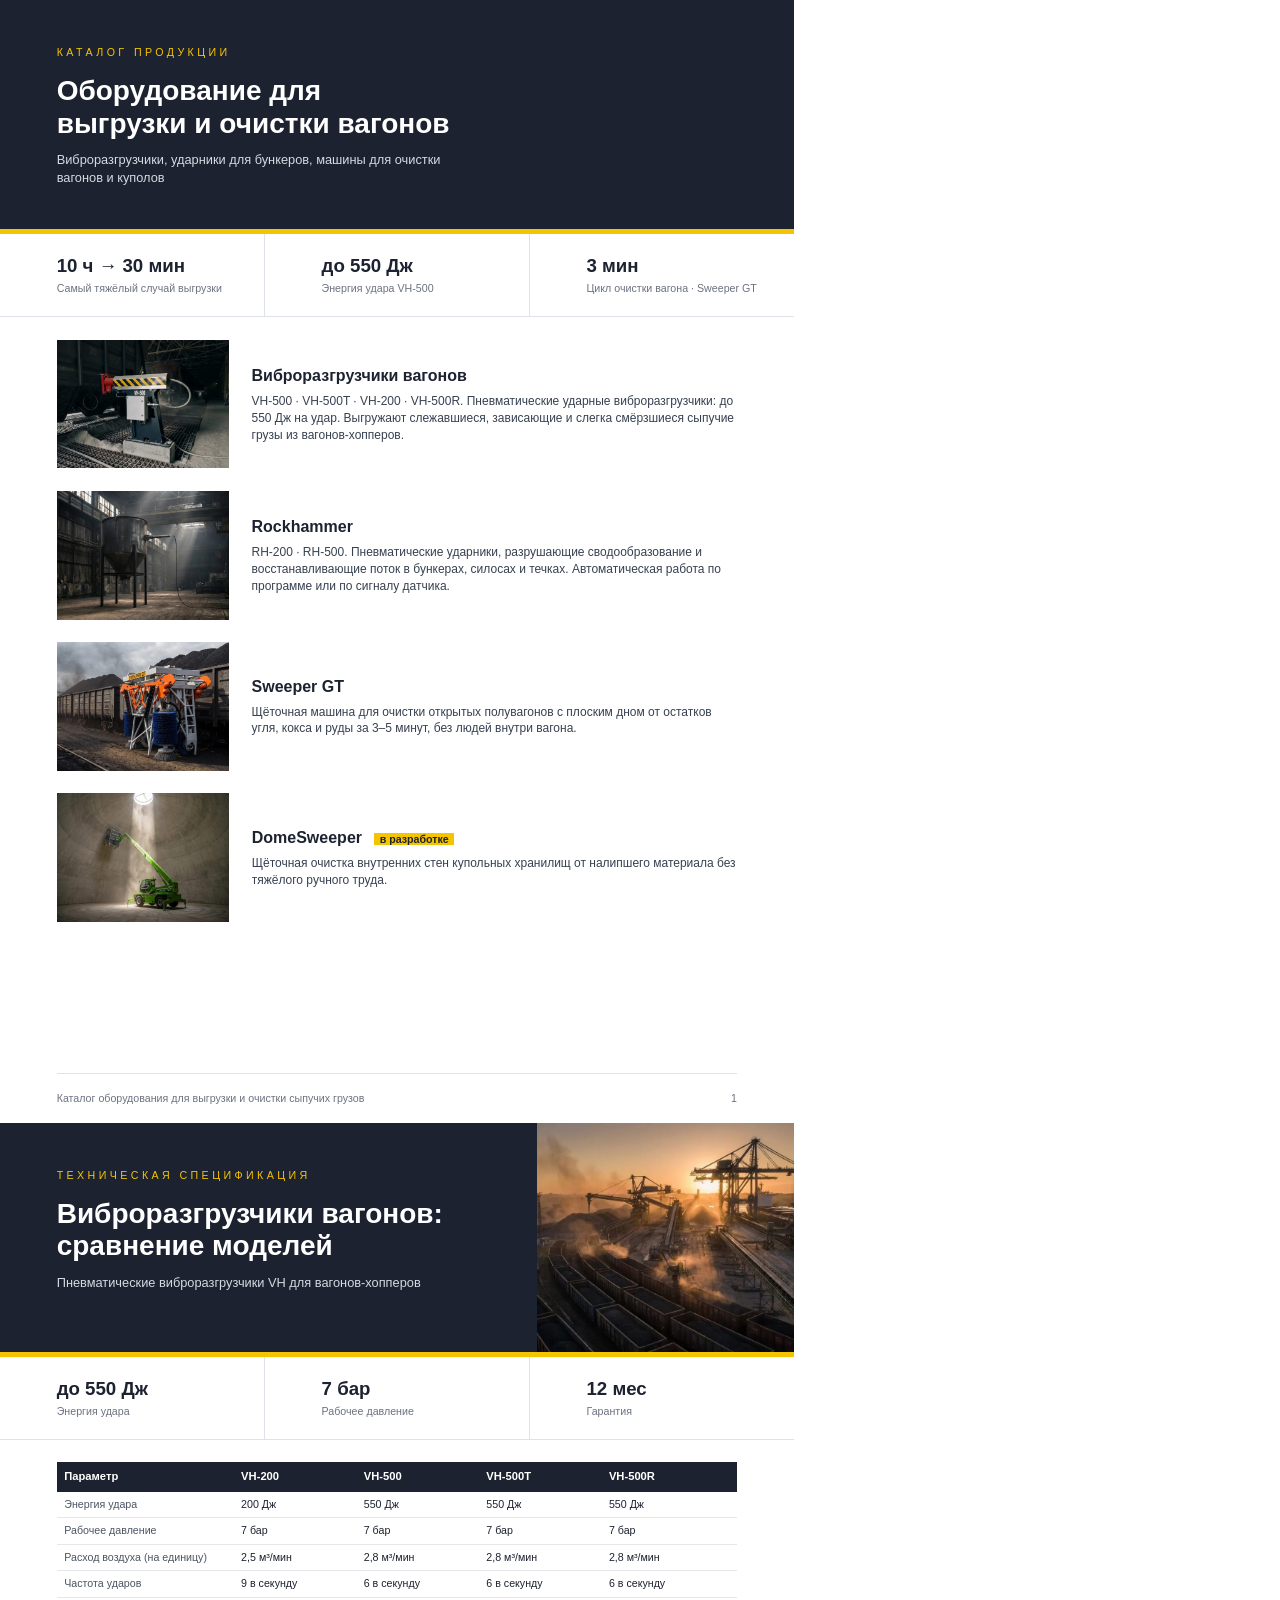
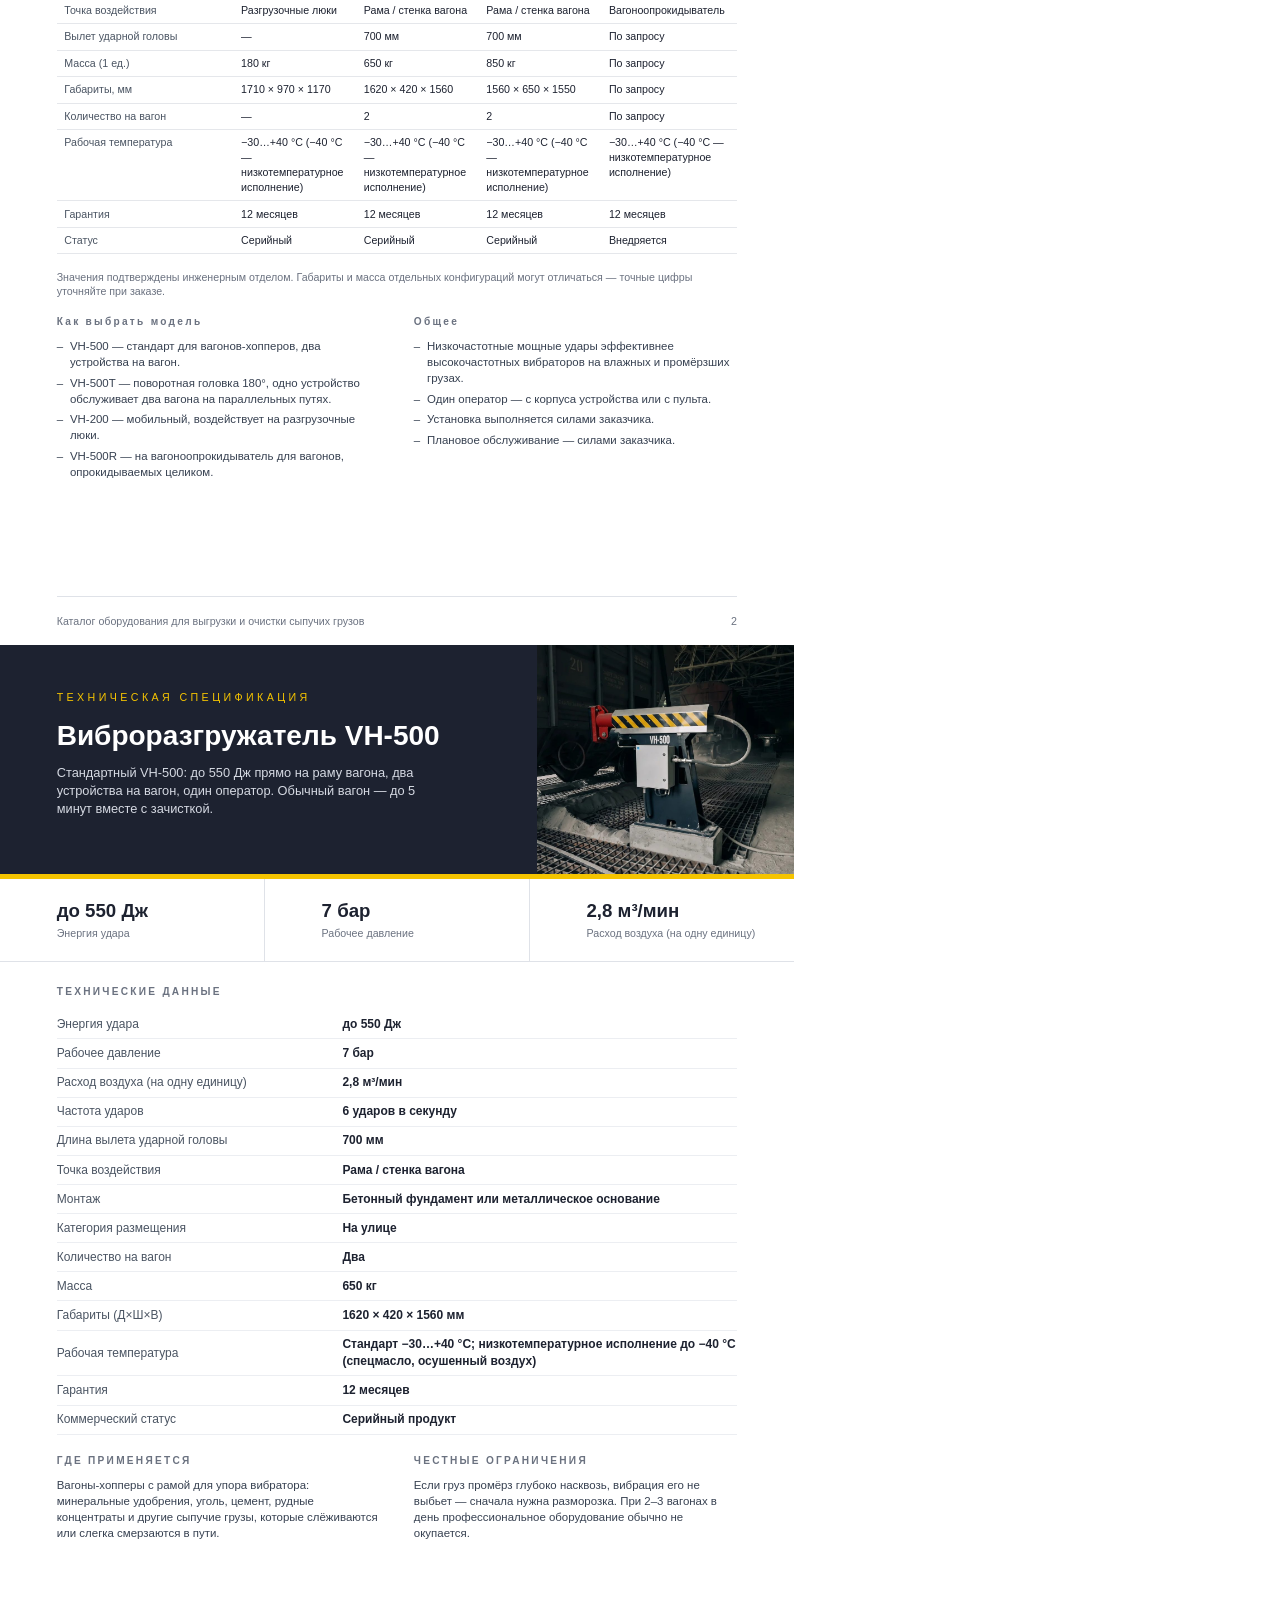
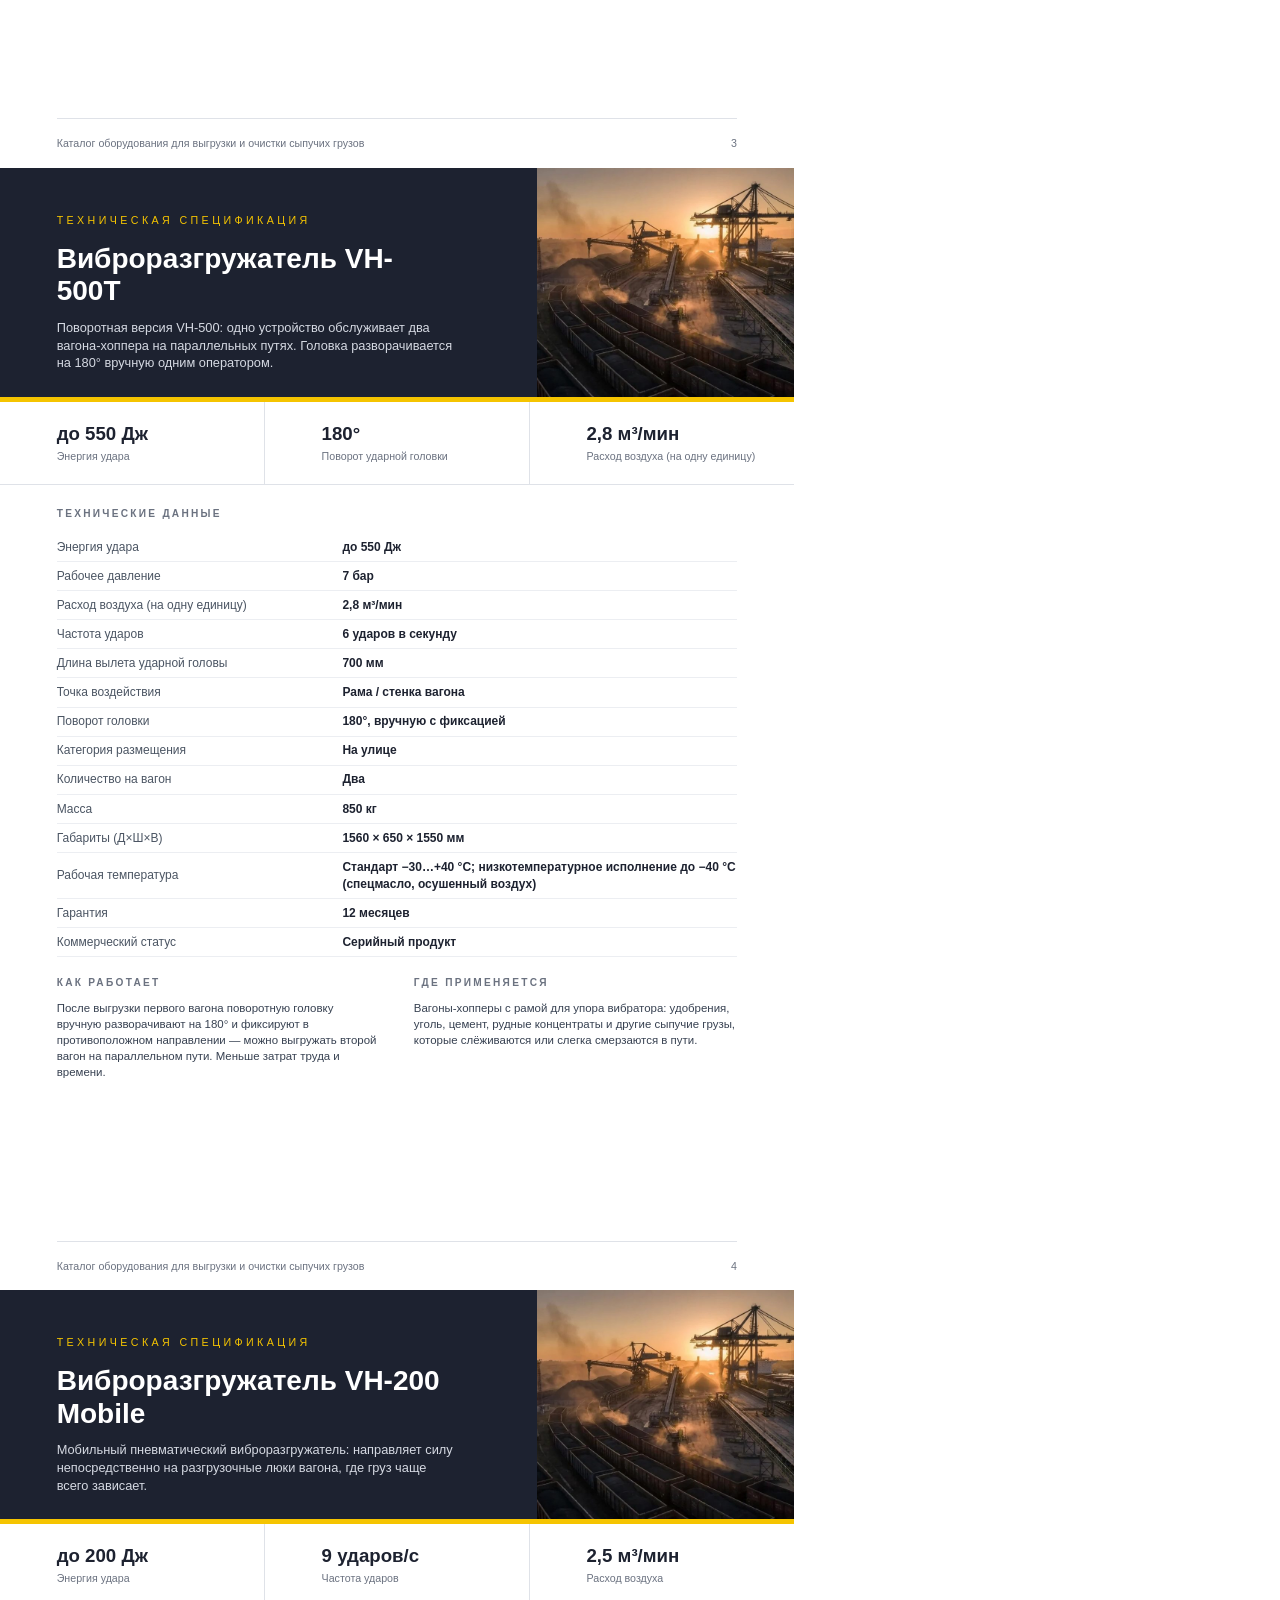
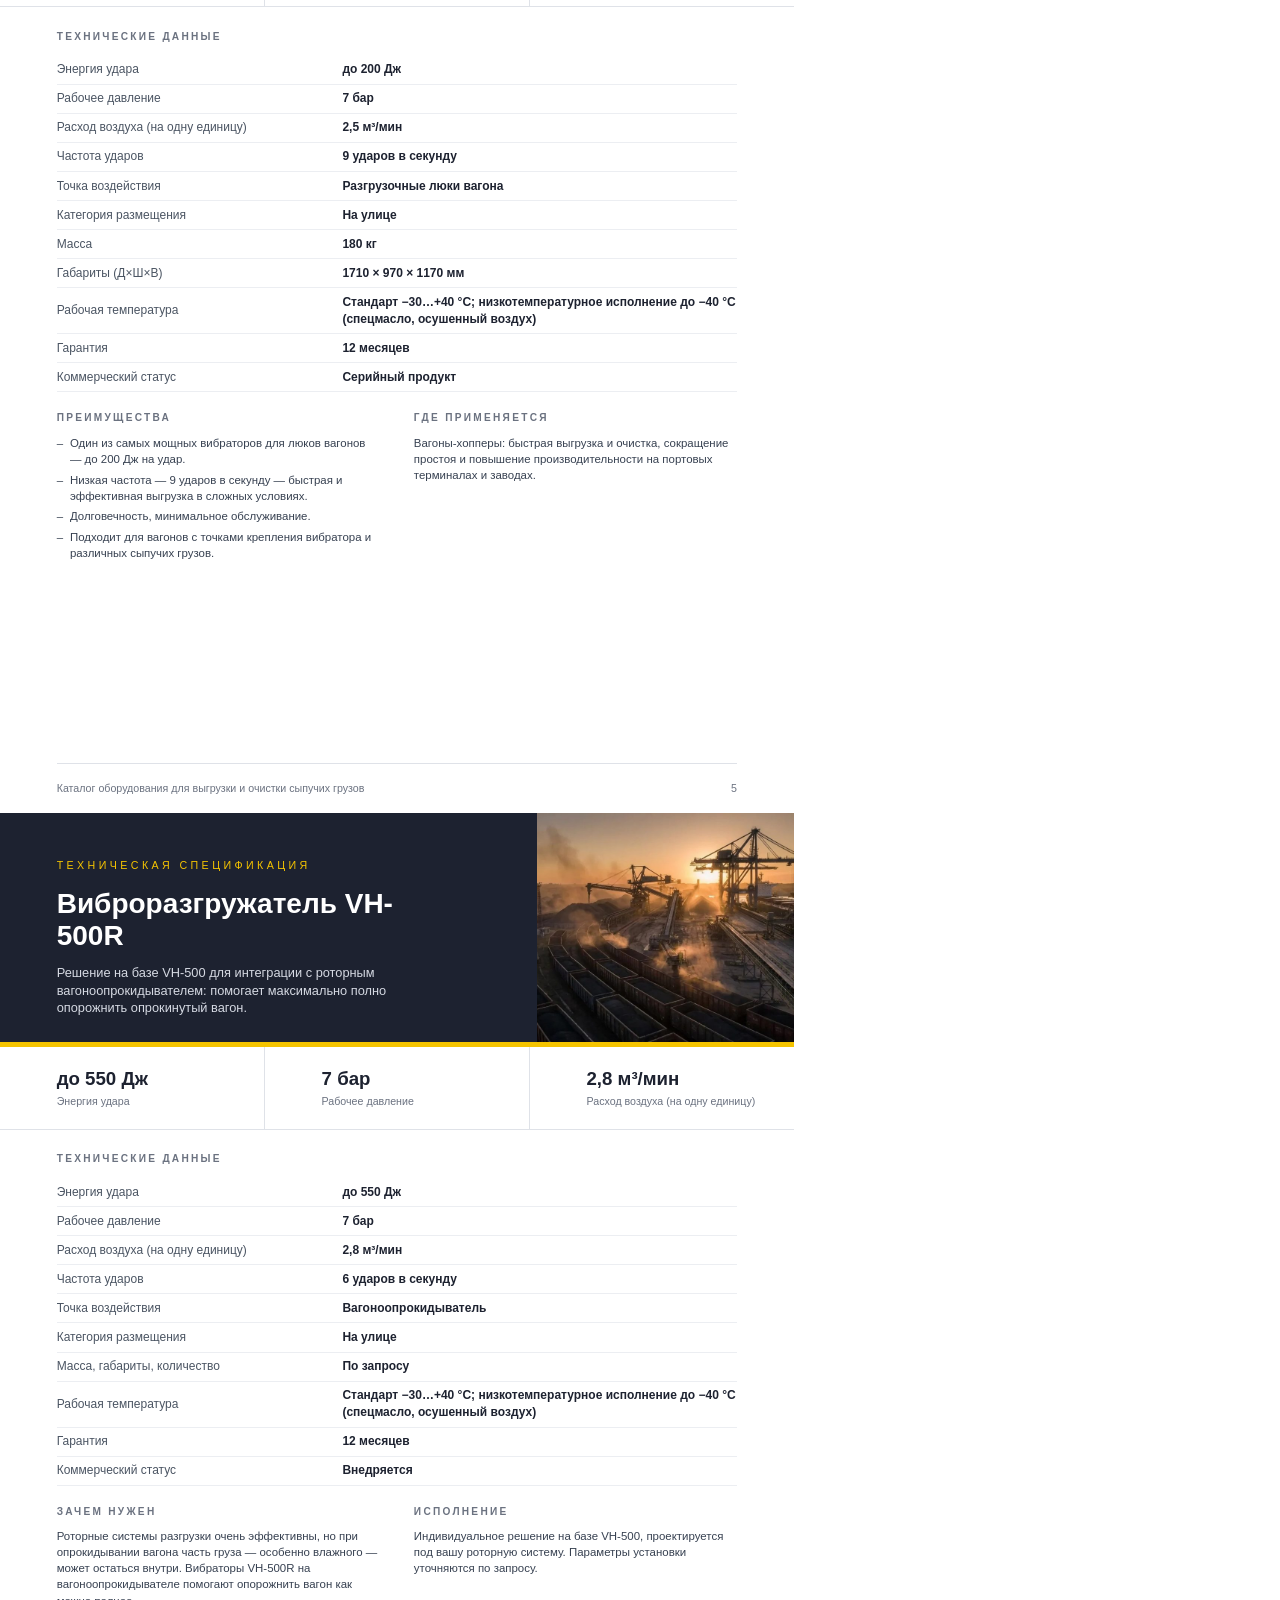
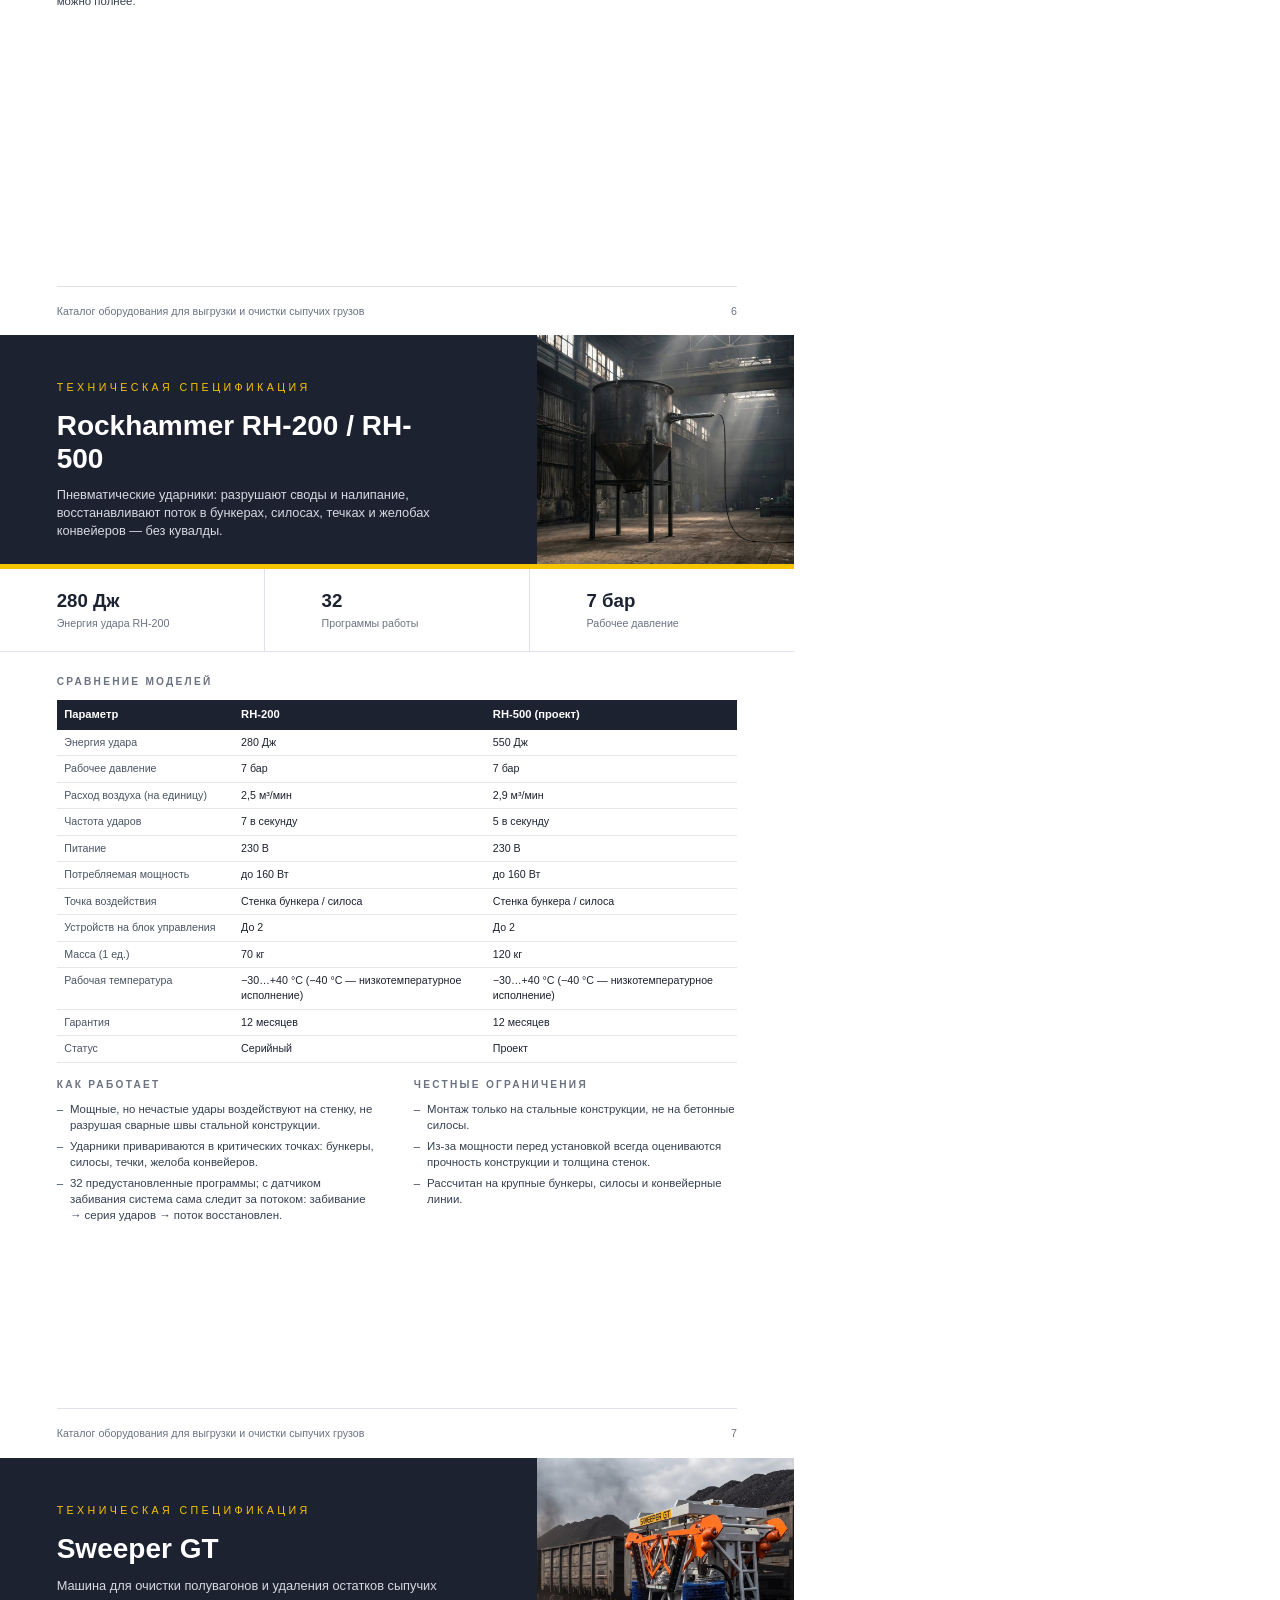
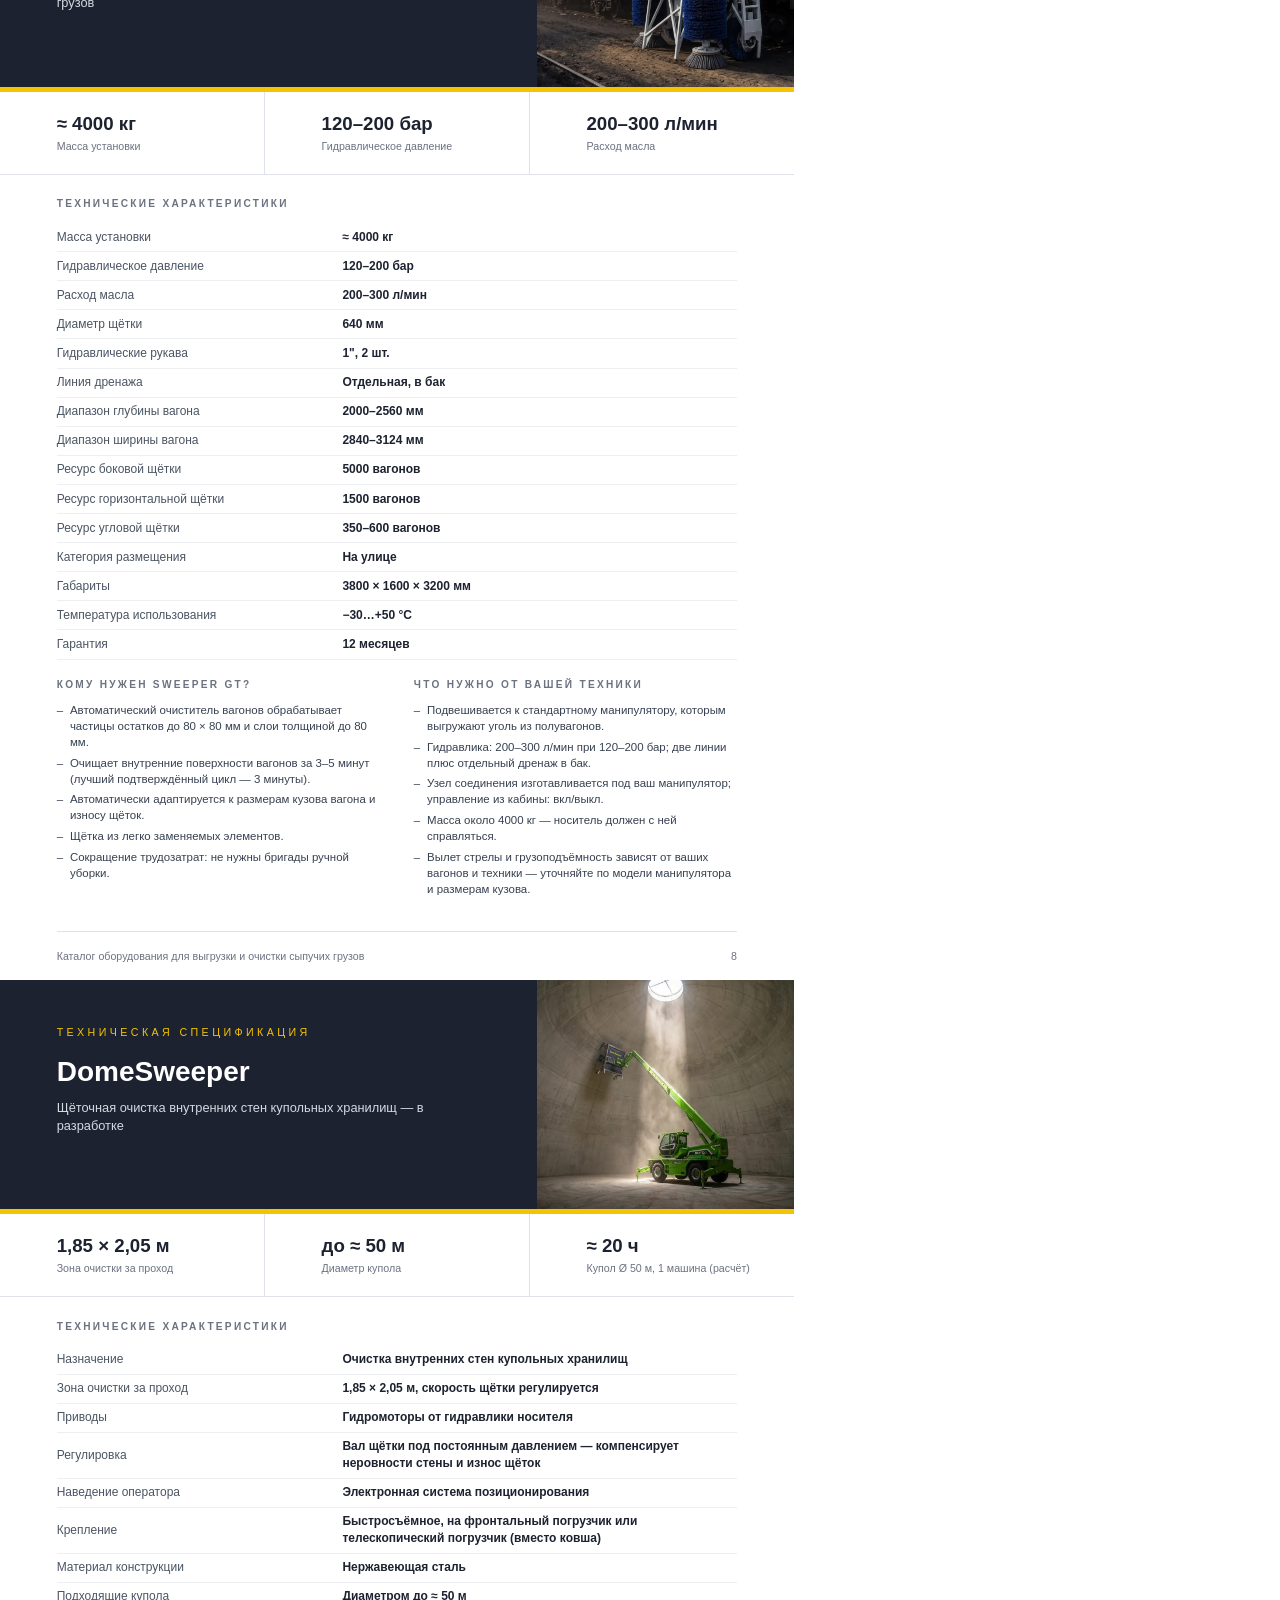
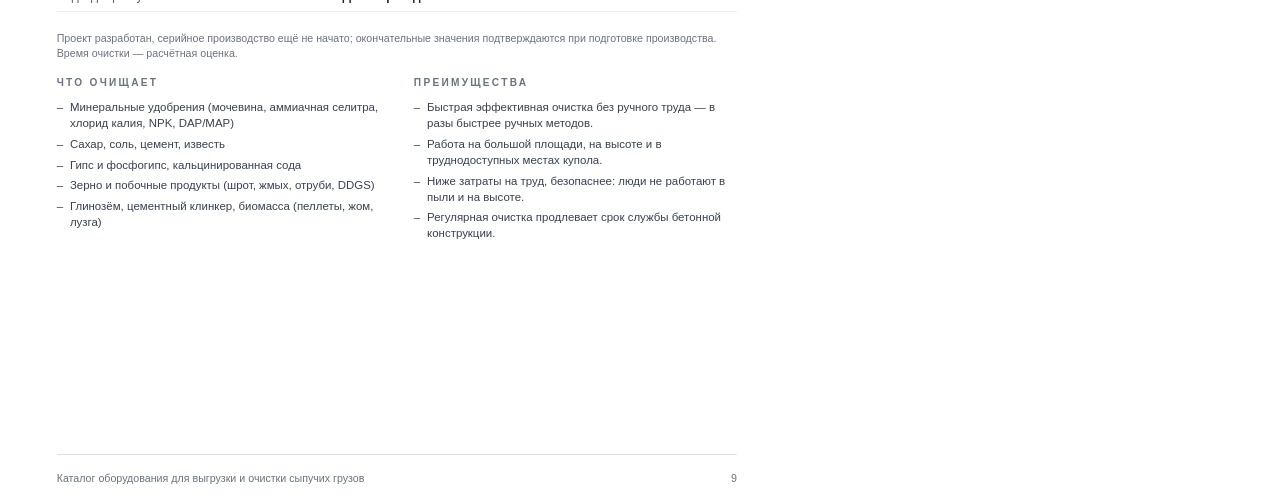
<file: catalog_build/catalog.html>
<!doctype html><html lang="ru"><meta charset="utf-8"><style>@page{size:A4;margin:0}*{box-sizing:border-box;margin:0;padding:0}body{font-family:"Liberation Sans",Arial,sans-serif;color:#1d2230;font-size:9.6pt;line-height:1.4}
.page{width:210mm;height:297mm;position:relative;overflow:hidden;page-break-after:always;background:#fff}
header{background:#1d2230;color:#fff;height:62mm;display:flex;justify-content:space-between;border-bottom:1.4mm solid #f5c400}
.hd{padding:12mm 0 0 15mm;width:120mm}.tag{color:#f5c400;letter-spacing:.9mm;font-size:8pt;margin-bottom:4mm}
h1{font-size:21pt;line-height:1.15;margin-bottom:3mm}header p{font-size:9.6pt;color:#d5d9e2}
header img{width:68mm;height:100%;object-fit:cover;margin-right:0}
.kpis{display:flex;border-bottom:.3mm solid #dfe2e8}.kpis div{flex:1;padding:5mm 6mm 5mm 15mm;border-right:.3mm solid #dfe2e8}.kpis div:last-child{border:0}
.kpis b{display:block;font-size:14pt}.kpis span{color:#6b7280;font-size:8pt}
main{padding:6mm 15mm 0}h4{font-size:7.6pt;letter-spacing:.6mm;color:#6b7280;margin-bottom:2.5mm}
h4.sec{margin-bottom:3mm}
table.spec{width:100%;border-collapse:collapse;margin-bottom:5mm}.spec td{padding:1.5mm 0;border-bottom:.2mm solid #eceef2;font-size:9pt}.spec td:first-child{width:42%;color:#4b5563}.spec td:last-child{font-weight:700}
.two{display:flex;gap:9mm}.two .blk{flex:1}.blk p,.blk li{font-size:8.6pt;color:#374151}.blk ul{list-style:none}.blk li{padding-left:3.5mm;position:relative;margin-bottom:1.2mm}.blk li:before{content:"–";position:absolute;left:0}
table.cmp{width:100%;border-collapse:collapse;margin-bottom:4mm}.cmp th{background:#1d2230;color:#fff;font-size:8.4pt;text-align:left;padding:1.8mm 2mm}.cmp td{font-size:8pt;padding:1.4mm 2mm;border-bottom:.2mm solid #e5e7eb;vertical-align:top}.cmp td:first-child{color:#4b5563;width:26%}
.note{font-size:8pt;color:#6b7280;margin-bottom:4mm}
footer{position:absolute;bottom:0;left:15mm;right:15mm;height:13mm;border-top:.2mm solid #dfe2e8;display:flex;justify-content:space-between;align-items:center;font-size:8pt;color:#6b7280}
.fam{display:flex;gap:6mm;margin-bottom:6mm;align-items:center}.fam img{width:58mm;height:34mm;object-fit:cover}.fam h3{font-size:12pt;margin-bottom:1.5mm}.fam em{font-style:normal;font-size:8pt;background:#f5c400;padding:0 1.5mm;margin-left:2mm}.fam p{font-size:9pt;color:#374151}</style><body><section class="page"><header><div class="hd"><div class="tag">КАТАЛОГ ПРОДУКЦИИ</div><h1>Оборудование для выгрузки и очистки вагонов</h1><p>Виброразгрузчики, ударники для бункеров, машины для очистки вагонов и куполов</p></div></header>
<div class="kpis"><div><b>10 ч → 30 мин</b><span>Самый тяжёлый случай выгрузки</span></div><div><b>до 550 Дж</b><span>Энергия удара VH-500</span></div><div><b>3 мин</b><span>Цикл очистки вагона · Sweeper GT</span></div></div><main><div class="fam"><img src="prod-vh500-styled.jpg"><div><h3>Виброразгрузчики вагонов</h3><p>VH-500 · VH-500T · VH-200 · VH-500R. Пневматические ударные виброразгрузчики: до 550 Дж на удар. Выгружают слежавшиеся, зависающие и слегка смёрзшиеся сыпучие грузы из вагонов-хопперов.</p></div></div>
<div class="fam"><img src="prod-rockhammer-styled.jpg"><div><h3>Rockhammer</h3><p>RH-200 · RH-500. Пневматические ударники, разрушающие сводообразование и восстанавливающие поток в бункерах, силосах и течках. Автоматическая работа по программе или по сигналу датчика.</p></div></div>
<div class="fam"><img src="prod-sweeper-styled.jpg"><div><h3>Sweeper GT</h3><p>Щёточная машина для очистки открытых полувагонов с плоским дном от остатков угля, кокса и руды за 3–5 минут, без людей внутри вагона.</p></div></div>
<div class="fam"><img src="domesweeper-scene.jpg"><div><h3>DomeSweeper <em>в разработке</em></h3><p>Щёточная очистка внутренних стен купольных хранилищ от налипшего материала без тяжёлого ручного труда.</p></div></div></main><footer><span>Каталог оборудования для выгрузки и очистки сыпучих грузов</span><span>1</span></footer></section><section class="page"><header><div class="hd"><div class="tag">ТЕХНИЧЕСКАЯ СПЕЦИФИКАЦИЯ</div><h1>Виброразгрузчики вагонов: сравнение моделей</h1><p>Пневматические виброразгрузчики VH для вагонов-хопперов</p></div><img src="port-railcars.jpg"></header>
<div class="kpis"><div><b>до 550 Дж</b><span>Энергия удара</span></div><div><b>7 бар</b><span>Рабочее давление</span></div><div><b>12 мес</b><span>Гарантия</span></div></div><main><table class="cmp"><tr><th>Параметр</th><th>VH-200</th><th>VH-500</th><th>VH-500T</th><th>VH-500R</th></tr><tr><td>Энергия удара</td><td>200 Дж</td><td>550 Дж</td><td>550 Дж</td><td>550 Дж</td></tr><tr><td>Рабочее давление</td><td>7 бар</td><td>7 бар</td><td>7 бар</td><td>7 бар</td></tr><tr><td>Расход воздуха (на единицу)</td><td>2,5 м³/мин</td><td>2,8 м³/мин</td><td>2,8 м³/мин</td><td>2,8 м³/мин</td></tr><tr><td>Частота ударов</td><td>9 в секунду</td><td>6 в секунду</td><td>6 в секунду</td><td>6 в секунду</td></tr><tr><td>Точка воздействия</td><td>Разгрузочные люки</td><td>Рама / стенка вагона</td><td>Рама / стенка вагона</td><td>Вагоноопрокидыватель</td></tr><tr><td>Вылет ударной головы</td><td>—</td><td>700 мм</td><td>700 мм</td><td>По запросу</td></tr><tr><td>Масса (1 ед.)</td><td>180 кг</td><td>650 кг</td><td>850 кг</td><td>По запросу</td></tr><tr><td>Габариты, мм</td><td>1710 × 970 × 1170</td><td>1620 × 420 × 1560</td><td>1560 × 650 × 1550</td><td>По запросу</td></tr><tr><td>Количество на вагон</td><td>—</td><td>2</td><td>2</td><td>По запросу</td></tr><tr><td>Рабочая температура</td><td>−30…+40 °C (−40 °C — низкотемпературное исполнение)</td><td>−30…+40 °C (−40 °C — низкотемпературное исполнение)</td><td>−30…+40 °C (−40 °C — низкотемпературное исполнение)</td><td>−30…+40 °C (−40 °C — низкотемпературное исполнение)</td></tr><tr><td>Гарантия</td><td>12 месяцев</td><td>12 месяцев</td><td>12 месяцев</td><td>12 месяцев</td></tr><tr><td>Статус</td><td>Серийный</td><td>Серийный</td><td>Серийный</td><td>Внедряется</td></tr></table><p class="note">Значения подтверждены инженерным отделом. Габариты и масса отдельных конфигураций могут отличаться — точные цифры уточняйте при заказе.</p><div class="two"><div class="blk"><h4>Как выбрать модель</h4><ul><li>VH-500 — стандарт для вагонов-хопперов, два устройства на вагон.</li><li>VH-500T — поворотная головка 180°, одно устройство обслуживает два вагона на параллельных путях.</li><li>VH-200 — мобильный, воздействует на разгрузочные люки.</li><li>VH-500R — на вагоноопрокидыватель для вагонов, опрокидываемых целиком.</li></ul></div><div class="blk"><h4>Общее</h4><ul><li>Низкочастотные мощные удары эффективнее высокочастотных вибраторов на влажных и промёрзших грузах.</li><li>Один оператор — с корпуса устройства или с пульта.</li><li>Установка выполняется силами заказчика.</li><li>Плановое обслуживание — силами заказчика.</li></ul></div></div></main><footer><span>Каталог оборудования для выгрузки и очистки сыпучих грузов</span><span>2</span></footer></section><section class="page"><header><div class="hd"><div class="tag">ТЕХНИЧЕСКАЯ СПЕЦИФИКАЦИЯ</div><h1>Виброразгружатель VH-500</h1><p>Стандартный VH-500: до 550 Дж прямо на раму вагона, два устройства на вагон, один оператор. Обычный вагон — до 5 минут вместе с зачисткой.</p></div><img src="prod-vh500-styled.jpg"></header>
<div class="kpis"><div><b>до 550 Дж</b><span>Энергия удара</span></div><div><b>7 бар</b><span>Рабочее давление</span></div><div><b>2,8 м³/мин</b><span>Расход воздуха (на одну единицу)</span></div></div><main><h4 class="sec">ТЕХНИЧЕСКИЕ ДАННЫЕ</h4><table class="spec"><tr><td>Энергия удара</td><td>до 550 Дж</td></tr><tr><td>Рабочее давление</td><td>7 бар</td></tr><tr><td>Расход воздуха (на одну единицу)</td><td>2,8 м³/мин</td></tr><tr><td>Частота ударов</td><td>6 ударов в секунду</td></tr><tr><td>Длина вылета ударной головы</td><td>700 мм</td></tr><tr><td>Точка воздействия</td><td>Рама / стенка вагона</td></tr><tr><td>Монтаж</td><td>Бетонный фундамент или металлическое основание</td></tr><tr><td>Категория размещения</td><td>На улице</td></tr><tr><td>Количество на вагон</td><td>Два</td></tr><tr><td>Масса</td><td>650 кг</td></tr><tr><td>Габариты (Д×Ш×В)</td><td>1620 × 420 × 1560 мм</td></tr><tr><td>Рабочая температура</td><td>Стандарт −30…+40 °C; низкотемпературное исполнение до −40 °C (спецмасло, осушенный воздух)</td></tr><tr><td>Гарантия</td><td>12 месяцев</td></tr><tr><td>Коммерческий статус</td><td>Серийный продукт</td></tr></table><div class="two"><div class="blk"><h4>ГДЕ ПРИМЕНЯЕТСЯ</h4><p>Вагоны-хопперы с рамой для упора вибратора: минеральные удобрения, уголь, цемент, рудные концентраты и другие сыпучие грузы, которые слёживаются или слегка смерзаются в пути.</p></div><div class="blk"><h4>ЧЕСТНЫЕ ОГРАНИЧЕНИЯ</h4><p>Если груз промёрз глубоко насквозь, вибрация его не выбьет — сначала нужна разморозка. При 2–3 вагонах в день профессиональное оборудование обычно не окупается.</p></div></div></main><footer><span>Каталог оборудования для выгрузки и очистки сыпучих грузов</span><span>3</span></footer></section><section class="page"><header><div class="hd"><div class="tag">ТЕХНИЧЕСКАЯ СПЕЦИФИКАЦИЯ</div><h1>Виброразгружатель VH-500T</h1><p>Поворотная версия VH-500: одно устройство обслуживает два вагона-хоппера на параллельных путях. Головка разворачивается на 180° вручную одним оператором.</p></div><img src="port-railcars.jpg"></header>
<div class="kpis"><div><b>до 550 Дж</b><span>Энергия удара</span></div><div><b>180°</b><span>Поворот ударной головки</span></div><div><b>2,8 м³/мин</b><span>Расход воздуха (на одну единицу)</span></div></div><main><h4 class="sec">ТЕХНИЧЕСКИЕ ДАННЫЕ</h4><table class="spec"><tr><td>Энергия удара</td><td>до 550 Дж</td></tr><tr><td>Рабочее давление</td><td>7 бар</td></tr><tr><td>Расход воздуха (на одну единицу)</td><td>2,8 м³/мин</td></tr><tr><td>Частота ударов</td><td>6 ударов в секунду</td></tr><tr><td>Длина вылета ударной головы</td><td>700 мм</td></tr><tr><td>Точка воздействия</td><td>Рама / стенка вагона</td></tr><tr><td>Поворот головки</td><td>180°, вручную с фиксацией</td></tr><tr><td>Категория размещения</td><td>На улице</td></tr><tr><td>Количество на вагон</td><td>Два</td></tr><tr><td>Масса</td><td>850 кг</td></tr><tr><td>Габариты (Д×Ш×В)</td><td>1560 × 650 × 1550 мм</td></tr><tr><td>Рабочая температура</td><td>Стандарт −30…+40 °C; низкотемпературное исполнение до −40 °C (спецмасло, осушенный воздух)</td></tr><tr><td>Гарантия</td><td>12 месяцев</td></tr><tr><td>Коммерческий статус</td><td>Серийный продукт</td></tr></table><div class="two"><div class="blk"><h4>КАК РАБОТАЕТ</h4><p>После выгрузки первого вагона поворотную головку вручную разворачивают на 180° и фиксируют в противоположном направлении — можно выгружать второй вагон на параллельном пути. Меньше затрат труда и времени.</p></div><div class="blk"><h4>ГДЕ ПРИМЕНЯЕТСЯ</h4><p>Вагоны-хопперы с рамой для упора вибратора: удобрения, уголь, цемент, рудные концентраты и другие сыпучие грузы, которые слёживаются или слегка смерзаются в пути.</p></div></div></main><footer><span>Каталог оборудования для выгрузки и очистки сыпучих грузов</span><span>4</span></footer></section><section class="page"><header><div class="hd"><div class="tag">ТЕХНИЧЕСКАЯ СПЕЦИФИКАЦИЯ</div><h1>Виброразгружатель VH-200 Mobile</h1><p>Мобильный пневматический виброразгружатель: направляет силу непосредственно на разгрузочные люки вагона, где груз чаще всего зависает.</p></div><img src="port-railcars.jpg"></header>
<div class="kpis"><div><b>до 200 Дж</b><span>Энергия удара</span></div><div><b>9 ударов/с</b><span>Частота ударов</span></div><div><b>2,5 м³/мин</b><span>Расход воздуха</span></div></div><main><h4 class="sec">ТЕХНИЧЕСКИЕ ДАННЫЕ</h4><table class="spec"><tr><td>Энергия удара</td><td>до 200 Дж</td></tr><tr><td>Рабочее давление</td><td>7 бар</td></tr><tr><td>Расход воздуха (на одну единицу)</td><td>2,5 м³/мин</td></tr><tr><td>Частота ударов</td><td>9 ударов в секунду</td></tr><tr><td>Точка воздействия</td><td>Разгрузочные люки вагона</td></tr><tr><td>Категория размещения</td><td>На улице</td></tr><tr><td>Масса</td><td>180 кг</td></tr><tr><td>Габариты (Д×Ш×В)</td><td>1710 × 970 × 1170 мм</td></tr><tr><td>Рабочая температура</td><td>Стандарт −30…+40 °C; низкотемпературное исполнение до −40 °C (спецмасло, осушенный воздух)</td></tr><tr><td>Гарантия</td><td>12 месяцев</td></tr><tr><td>Коммерческий статус</td><td>Серийный продукт</td></tr></table><div class="two"><div class="blk"><h4>ПРЕИМУЩЕСТВА</h4><ul><li>Один из самых мощных вибраторов для люков вагонов — до 200 Дж на удар.</li><li>Низкая частота — 9 ударов в секунду — быстрая и эффективная выгрузка в сложных условиях.</li><li>Долговечность, минимальное обслуживание.</li><li>Подходит для вагонов с точками крепления вибратора и различных сыпучих грузов.</li></ul></div><div class="blk"><h4>ГДЕ ПРИМЕНЯЕТСЯ</h4><p>Вагоны-хопперы: быстрая выгрузка и очистка, сокращение простоя и повышение производительности на портовых терминалах и заводах.</p></div></div></main><footer><span>Каталог оборудования для выгрузки и очистки сыпучих грузов</span><span>5</span></footer></section><section class="page"><header><div class="hd"><div class="tag">ТЕХНИЧЕСКАЯ СПЕЦИФИКАЦИЯ</div><h1>Виброразгружатель VH-500R</h1><p>Решение на базе VH-500 для интеграции с роторным вагоноопрокидывателем: помогает максимально полно опорожнить опрокинутый вагон.</p></div><img src="port-railcars.jpg"></header>
<div class="kpis"><div><b>до 550 Дж</b><span>Энергия удара</span></div><div><b>7 бар</b><span>Рабочее давление</span></div><div><b>2,8 м³/мин</b><span>Расход воздуха (на одну единицу)</span></div></div><main><h4 class="sec">ТЕХНИЧЕСКИЕ ДАННЫЕ</h4><table class="spec"><tr><td>Энергия удара</td><td>до 550 Дж</td></tr><tr><td>Рабочее давление</td><td>7 бар</td></tr><tr><td>Расход воздуха (на одну единицу)</td><td>2,8 м³/мин</td></tr><tr><td>Частота ударов</td><td>6 ударов в секунду</td></tr><tr><td>Точка воздействия</td><td>Вагоноопрокидыватель</td></tr><tr><td>Категория размещения</td><td>На улице</td></tr><tr><td>Масса, габариты, количество</td><td>По запросу</td></tr><tr><td>Рабочая температура</td><td>Стандарт −30…+40 °C; низкотемпературное исполнение до −40 °C (спецмасло, осушенный воздух)</td></tr><tr><td>Гарантия</td><td>12 месяцев</td></tr><tr><td>Коммерческий статус</td><td>Внедряется</td></tr></table><div class="two"><div class="blk"><h4>ЗАЧЕМ НУЖЕН</h4><p>Роторные системы разгрузки очень эффективны, но при опрокидывании вагона часть груза — особенно влажного — может остаться внутри. Вибраторы VH-500R на вагоноопрокидывателе помогают опорожнить вагон как можно полнее.</p></div><div class="blk"><h4>ИСПОЛНЕНИЕ</h4><p>Индивидуальное решение на базе VH-500, проектируется под вашу роторную систему. Параметры установки уточняются по запросу.</p></div></div></main><footer><span>Каталог оборудования для выгрузки и очистки сыпучих грузов</span><span>6</span></footer></section><section class="page"><header><div class="hd"><div class="tag">ТЕХНИЧЕСКАЯ СПЕЦИФИКАЦИЯ</div><h1>Rockhammer RH-200 / RH-500</h1><p>Пневматические ударники: разрушают своды и налипание, восстанавливают поток в бункерах, силосах, течках и желобах конвейеров — без кувалды.</p></div><img src="prod-rockhammer-styled.jpg"></header>
<div class="kpis"><div><b>280 Дж</b><span>Энергия удара RH-200</span></div><div><b>32</b><span>Программы работы</span></div><div><b>7 бар</b><span>Рабочее давление</span></div></div><main><h4 class="sec">СРАВНЕНИЕ МОДЕЛЕЙ</h4><table class="cmp"><tr><th>Параметр</th><th>RH-200</th><th>RH-500 (проект)</th></tr><tr><td>Энергия удара</td><td>280 Дж</td><td>550 Дж</td></tr><tr><td>Рабочее давление</td><td>7 бар</td><td>7 бар</td></tr><tr><td>Расход воздуха (на единицу)</td><td>2,5 м³/мин</td><td>2,9 м³/мин</td></tr><tr><td>Частота ударов</td><td>7 в секунду</td><td>5 в секунду</td></tr><tr><td>Питание</td><td>230 В</td><td>230 В</td></tr><tr><td>Потребляемая мощность</td><td>до 160 Вт</td><td>до 160 Вт</td></tr><tr><td>Точка воздействия</td><td>Стенка бункера / силоса</td><td>Стенка бункера / силоса</td></tr><tr><td>Устройств на блок управления</td><td>До 2</td><td>До 2</td></tr><tr><td>Масса (1 ед.)</td><td>70 кг</td><td>120 кг</td></tr><tr><td>Рабочая температура</td><td>−30…+40 °C (−40 °C — низкотемпературное исполнение)</td><td>−30…+40 °C (−40 °C — низкотемпературное исполнение)</td></tr><tr><td>Гарантия</td><td>12 месяцев</td><td>12 месяцев</td></tr><tr><td>Статус</td><td>Серийный</td><td>Проект</td></tr></table><div class="two"><div class="blk"><h4>КАК РАБОТАЕТ</h4><ul><li>Мощные, но нечастые удары воздействуют на стенку, не разрушая сварные швы стальной конструкции.</li><li>Ударники привариваются в критических точках: бункеры, силосы, течки, желоба конвейеров.</li><li>32 предустановленные программы; с датчиком забивания система сама следит за потоком: забивание → серия ударов → поток восстановлен.</li></ul></div><div class="blk"><h4>ЧЕСТНЫЕ ОГРАНИЧЕНИЯ</h4><ul><li>Монтаж только на стальные конструкции, не на бетонные силосы.</li><li>Из-за мощности перед установкой всегда оцениваются прочность конструкции и толщина стенок.</li><li>Рассчитан на крупные бункеры, силосы и конвейерные линии.</li></ul></div></div></main><footer><span>Каталог оборудования для выгрузки и очистки сыпучих грузов</span><span>7</span></footer></section><section class="page"><header><div class="hd"><div class="tag">ТЕХНИЧЕСКАЯ СПЕЦИФИКАЦИЯ</div><h1>Sweeper GT</h1><p>Машина для очистки полувагонов и удаления остатков сыпучих грузов</p></div><img src="prod-sweeper-styled.jpg"></header>
<div class="kpis"><div><b>≈ 4000 кг</b><span>Масса установки</span></div><div><b>120–200 бар</b><span>Гидравлическое давление</span></div><div><b>200–300 л/мин</b><span>Расход масла</span></div></div><main><h4 class="sec">ТЕХНИЧЕСКИЕ ХАРАКТЕРИСТИКИ</h4><table class="spec"><tr><td>Масса установки</td><td>≈ 4000 кг</td></tr><tr><td>Гидравлическое давление</td><td>120–200 бар</td></tr><tr><td>Расход масла</td><td>200–300 л/мин</td></tr><tr><td>Диаметр щётки</td><td>640 мм</td></tr><tr><td>Гидравлические рукава</td><td>1", 2 шт.</td></tr><tr><td>Линия дренажа</td><td>Отдельная, в бак</td></tr><tr><td>Диапазон глубины вагона</td><td>2000–2560 мм</td></tr><tr><td>Диапазон ширины вагона</td><td>2840–3124 мм</td></tr><tr><td>Ресурс боковой щётки</td><td>5000 вагонов</td></tr><tr><td>Ресурс горизонтальной щётки</td><td>1500 вагонов</td></tr><tr><td>Ресурс угловой щётки</td><td>350–600 вагонов</td></tr><tr><td>Категория размещения</td><td>На улице</td></tr><tr><td>Габариты</td><td>3800 × 1600 × 3200 мм</td></tr><tr><td>Температура использования</td><td>−30…+50 °C</td></tr><tr><td>Гарантия</td><td>12 месяцев</td></tr></table><div class="two"><div class="blk"><h4>КОМУ НУЖЕН SWEEPER GT?</h4><ul><li>Автоматический очиститель вагонов обрабатывает частицы остатков до 80 × 80 мм и слои толщиной до 80 мм.</li><li>Очищает внутренние поверхности вагонов за 3–5 минут (лучший подтверждённый цикл — 3 минуты).</li><li>Автоматически адаптируется к размерам кузова вагона и износу щёток.</li><li>Щётка из легко заменяемых элементов.</li><li>Сокращение трудозатрат: не нужны бригады ручной уборки.</li></ul></div><div class="blk"><h4>ЧТО НУЖНО ОТ ВАШЕЙ ТЕХНИКИ</h4><ul><li>Подвешивается к стандартному манипулятору, которым выгружают уголь из полувагонов.</li><li>Гидравлика: 200–300 л/мин при 120–200 бар; две линии плюс отдельный дренаж в бак.</li><li>Узел соединения изготавливается под ваш манипулятор; управление из кабины: вкл/выкл.</li><li>Масса около 4000 кг — носитель должен с ней справляться.</li><li>Вылет стрелы и грузоподъёмность зависят от ваших вагонов и техники — уточняйте по модели манипулятора и размерам кузова.</li></ul></div></div></main><footer><span>Каталог оборудования для выгрузки и очистки сыпучих грузов</span><span>8</span></footer></section><section class="page"><header><div class="hd"><div class="tag">ТЕХНИЧЕСКАЯ СПЕЦИФИКАЦИЯ</div><h1>DomeSweeper</h1><p>Щёточная очистка внутренних стен купольных хранилищ — в разработке</p></div><img src="domesweeper-scene.jpg"></header>
<div class="kpis"><div><b>1,85 × 2,05 м</b><span>Зона очистки за проход</span></div><div><b>до ≈ 50 м</b><span>Диаметр купола</span></div><div><b>≈ 20 ч</b><span>Купол Ø 50 м, 1 машина (расчёт)</span></div></div><main><h4 class="sec">ТЕХНИЧЕСКИЕ ХАРАКТЕРИСТИКИ</h4><table class="spec"><tr><td>Назначение</td><td>Очистка внутренних стен купольных хранилищ</td></tr><tr><td>Зона очистки за проход</td><td>1,85 × 2,05 м, скорость щётки регулируется</td></tr><tr><td>Приводы</td><td>Гидромоторы от гидравлики носителя</td></tr><tr><td>Регулировка</td><td>Вал щётки под постоянным давлением — компенсирует неровности стены и износ щёток</td></tr><tr><td>Наведение оператора</td><td>Электронная система позиционирования</td></tr><tr><td>Крепление</td><td>Быстросъёмное, на фронтальный погрузчик или телескопический погрузчик (вместо ковша)</td></tr><tr><td>Материал конструкции</td><td>Нержавеющая сталь</td></tr><tr><td>Подходящие купола</td><td>Диаметром до ≈ 50 м</td></tr></table><p class="note">Проект разработан, серийное производство ещё не начато; окончательные значения подтверждаются при подготовке производства. Время очистки — расчётная оценка.</p><div class="two"><div class="blk"><h4>ЧТО ОЧИЩАЕТ</h4><ul><li>Минеральные удобрения (мочевина, аммиачная селитра, хлорид калия, NPK, DAP/MAP)</li><li>Сахар, соль, цемент, известь</li><li>Гипс и фосфогипс, кальцинированная сода</li><li>Зерно и побочные продукты (шрот, жмых, отруби, DDGS)</li><li>Глинозём, цементный клинкер, биомасса (пеллеты, жом, лузга)</li></ul></div><div class="blk"><h4>ПРЕИМУЩЕСТВА</h4><ul><li>Быстрая эффективная очистка без ручного труда — в разы быстрее ручных методов.</li><li>Работа на большой площади, на высоте и в труднодоступных местах купола.</li><li>Ниже затраты на труд, безопаснее: люди не работают в пыли и на высоте.</li><li>Регулярная очистка продлевает срок службы бетонной конструкции.</li></ul></div></div></main><footer><span>Каталог оборудования для выгрузки и очистки сыпучих грузов</span><span>9</span></footer></section></body></html>
</file>
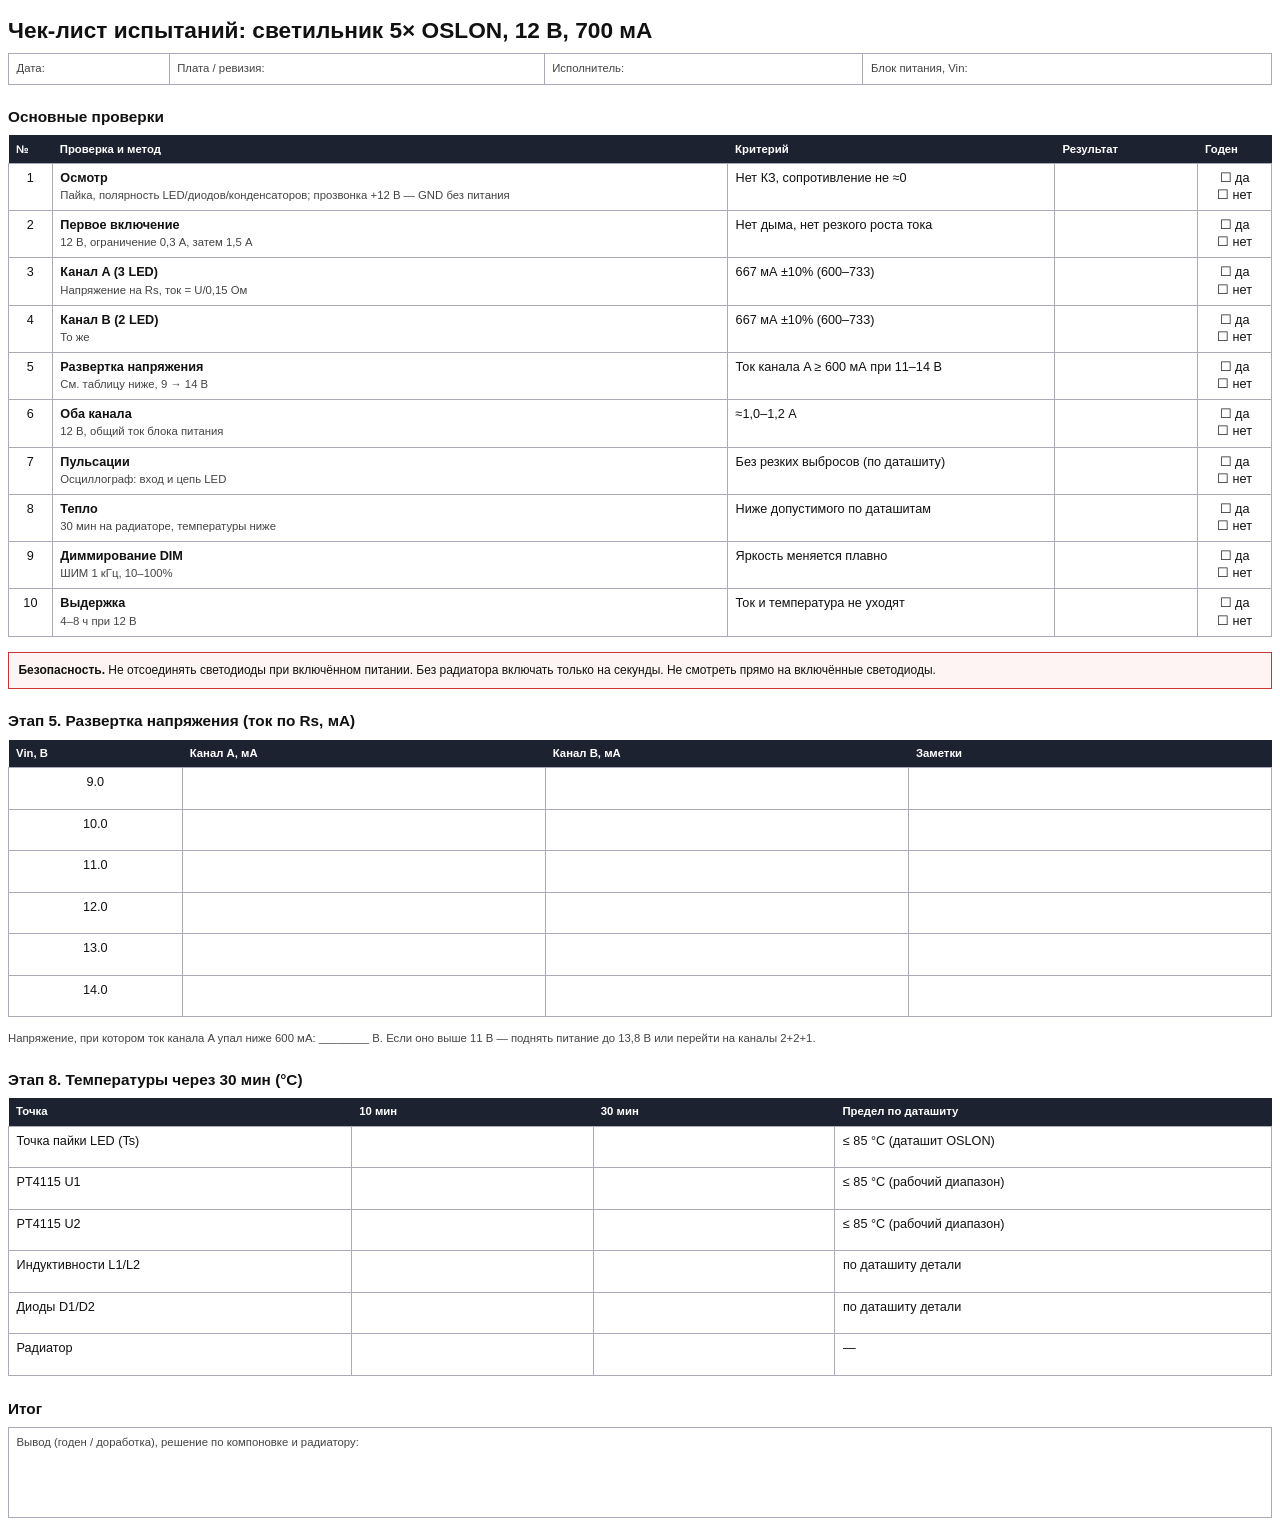
<file: led_lamp/lamp_test_checklist.html>
<!doctype html><html lang="ru"><meta charset="utf-8"><style>@page{size:A4;margin:14mm}*{box-sizing:border-box}body{font-family:"Liberation Sans",Arial,sans-serif;font-size:9.5pt;color:#111;line-height:1.35}
h1{font-size:17pt;margin-bottom:2mm}h2{font-size:11.5pt;margin:6mm 0 2mm}table{width:100%;border-collapse:collapse}
th{background:#1d2230;color:#fff;font-size:8.5pt;text-align:left;padding:1.6mm 2mm}td{border:.25mm solid #aab;padding:1.6mm 2mm;vertical-align:top}
td.c{text-align:center}td.m{min-width:26mm;height:11mm}span{color:#444;font-size:8.5pt}.meta td{height:8mm}.warn{border:.4mm solid #c33;background:#fff4f4;padding:2.5mm;margin-top:4mm;font-size:9pt}
.page{page-break-after:always}</style><body>
<h1>Чек-лист испытаний: светильник 5× OSLON, 12 В, 700 мА</h1>
<table class="meta"><tr><td><span>Дата:</span></td><td><span>Плата / ревизия:</span></td><td><span>Исполнитель:</span></td><td><span>Блок питания, Vin:</span></td></tr></table>
<h2>Основные проверки</h2>
<table><tr><th>№</th><th>Проверка и метод</th><th>Критерий</th><th>Результат</th><th>Годен</th></tr><tr><td class="c">1</td><td><b>Осмотр</b><br><span>Пайка, полярность LED/диодов/конденсаторов; прозвонка +12 В — GND без питания</span></td><td>Нет КЗ, сопротивление не ≈0</td><td class="m"></td><td class="c">☐ да<br>☐ нет</td></tr><tr><td class="c">2</td><td><b>Первое включение</b><br><span>12 В, ограничение 0,3 А, затем 1,5 А</span></td><td>Нет дыма, нет резкого роста тока</td><td class="m"></td><td class="c">☐ да<br>☐ нет</td></tr><tr><td class="c">3</td><td><b>Канал A (3 LED)</b><br><span>Напряжение на Rs, ток = U/0,15 Ом</span></td><td>667 мА ±10% (600–733)</td><td class="m"></td><td class="c">☐ да<br>☐ нет</td></tr><tr><td class="c">4</td><td><b>Канал B (2 LED)</b><br><span>То же</span></td><td>667 мА ±10% (600–733)</td><td class="m"></td><td class="c">☐ да<br>☐ нет</td></tr><tr><td class="c">5</td><td><b>Развертка напряжения</b><br><span>См. таблицу ниже, 9 → 14 В</span></td><td>Ток канала A ≥ 600 мА при 11–14 В</td><td class="m"></td><td class="c">☐ да<br>☐ нет</td></tr><tr><td class="c">6</td><td><b>Оба канала</b><br><span>12 В, общий ток блока питания</span></td><td>≈1,0–1,2 А</td><td class="m"></td><td class="c">☐ да<br>☐ нет</td></tr><tr><td class="c">7</td><td><b>Пульсации</b><br><span>Осциллограф: вход и цепь LED</span></td><td>Без резких выбросов (по даташиту)</td><td class="m"></td><td class="c">☐ да<br>☐ нет</td></tr><tr><td class="c">8</td><td><b>Тепло</b><br><span>30 мин на радиаторе, температуры ниже</span></td><td>Ниже допустимого по даташитам</td><td class="m"></td><td class="c">☐ да<br>☐ нет</td></tr><tr><td class="c">9</td><td><b>Диммирование DIM</b><br><span>ШИМ 1 кГц, 10–100%</span></td><td>Яркость меняется плавно</td><td class="m"></td><td class="c">☐ да<br>☐ нет</td></tr><tr><td class="c">10</td><td><b>Выдержка</b><br><span>4–8 ч при 12 В</span></td><td>Ток и температура не уходят</td><td class="m"></td><td class="c">☐ да<br>☐ нет</td></tr></table>
<div class="warn"><b>Безопасность.</b> Не отсоединять светодиоды при включённом питании. Без радиатора включать только на секунды. Не смотреть прямо на включённые светодиоды.</div>
<div class="page"></div>
<h2>Этап 5. Развертка напряжения (ток по Rs, мА)</h2>
<table><tr><th>Vin, В</th><th>Канал A, мА</th><th>Канал B, мА</th><th>Заметки</th></tr><tr><td class="c">9.0</td><td class="m"></td><td class="m"></td><td class="m"></td></tr><tr><td class="c">10.0</td><td class="m"></td><td class="m"></td><td class="m"></td></tr><tr><td class="c">11.0</td><td class="m"></td><td class="m"></td><td class="m"></td></tr><tr><td class="c">12.0</td><td class="m"></td><td class="m"></td><td class="m"></td></tr><tr><td class="c">13.0</td><td class="m"></td><td class="m"></td><td class="m"></td></tr><tr><td class="c">14.0</td><td class="m"></td><td class="m"></td><td class="m"></td></tr></table>
<p><span>Напряжение, при котором ток канала A упал ниже 600 мА: ________ В. Если оно выше 11 В — поднять питание до 13,8 В или перейти на каналы 2+2+1.</span></p>
<h2>Этап 8. Температуры через 30 мин (°C)</h2>
<table><tr><th>Точка</th><th>10 мин</th><th>30 мин</th><th>Предел по даташиту</th></tr><tr><td>Точка пайки LED (Ts)</td><td class="m"></td><td class="m"></td><td>≤ 85 °C (даташит OSLON)</td></tr><tr><td>PT4115 U1</td><td class="m"></td><td class="m"></td><td>≤ 85 °C (рабочий диапазон)</td></tr><tr><td>PT4115 U2</td><td class="m"></td><td class="m"></td><td>≤ 85 °C (рабочий диапазон)</td></tr><tr><td>Индуктивности L1/L2</td><td class="m"></td><td class="m"></td><td>по даташиту детали</td></tr><tr><td>Диоды D1/D2</td><td class="m"></td><td class="m"></td><td>по даташиту детали</td></tr><tr><td>Радиатор</td><td class="m"></td><td class="m"></td><td>—</td></tr></table>
<h2>Итог</h2>
<table><tr><td style="height:24mm"><span>Вывод (годен / доработка), решение по компоновке и радиатору:</span></td></tr></table>
</body></html>
</file>
<file: assets/web/assets/mobirise-icons2/mobirise2.css>
@font-face {
  font-family: 'Moririse2';
  font-display: swap;
  src:  url('mobirise2.eot?f2bix4');
  src:  url('mobirise2.eot?f2bix4#iefix') format('embedded-opentype'),
    url('mobirise2.ttf?f2bix4') format('truetype'),
    url('mobirise2.woff?f2bix4') format('woff'),
    url('mobirise2.svg?f2bix4#mobirise2') format('svg');
  font-weight: normal;
  font-style: normal;
}

[class^="mobi-"], [class*=" mobi-"] {
  /* use !important to prevent issues with browser extensions that change fonts */
  font-family: 'Moririse2' !important;
  speak: none;
  font-style: normal;
  font-weight: normal;
  font-variant: normal;
  text-transform: none;
  line-height: 1;

  /* Better Font Rendering =========== */
  -webkit-font-smoothing: antialiased;
  -moz-osx-font-smoothing: grayscale;
}

.mobi-mbri-add-submenu:before {
  content: "\e900";
}
.mobi-mbri-alert:before {
  content: "\e901";
}
.mobi-mbri-align-center:before {
  content: "\e902";
}
.mobi-mbri-align-justify:before {
  content: "\e903";
}
.mobi-mbri-align-left:before {
  content: "\e904";
}
.mobi-mbri-align-right:before {
  content: "\e905";
}
.mobi-mbri-android:before {
  content: "\e906";
}
.mobi-mbri-apple:before {
  content: "\e907";
}
.mobi-mbri-arrow-down:before {
  content: "\e908";
}
.mobi-mbri-arrow-next:before {
  content: "\e909";
}
.mobi-mbri-arrow-prev:before {
  content: "\e90a";
}
.mobi-mbri-arrow-up:before {
  content: "\e90b";
}
.mobi-mbri-bold:before {
  content: "\e90c";
}
.mobi-mbri-bookmark:before {
  content: "\e90d";
}
.mobi-mbri-bootstrap:before {
  content: "\e90e";
}
.mobi-mbri-briefcase:before {
  content: "\e90f";
}
.mobi-mbri-browse:before {
  content: "\e910";
}
.mobi-mbri-bulleted-list:before {
  content: "\e911";
}
.mobi-mbri-calendar:before {
  content: "\e912";
}
.mobi-mbri-camera:before {
  content: "\e913";
}
.mobi-mbri-cart-add:before {
  content: "\e914";
}
.mobi-mbri-cart-full:before {
  content: "\e915";
}
.mobi-mbri-cash:before {
  content: "\e916";
}
.mobi-mbri-change-style:before {
  content: "\e917";
}
.mobi-mbri-chat:before {
  content: "\e918";
}
.mobi-mbri-clock:before {
  content: "\e919";
}
.mobi-mbri-close:before {
  content: "\e91a";
}
.mobi-mbri-cloud:before {
  content: "\e91b";
}
.mobi-mbri-code:before {
  content: "\e91c";
}
.mobi-mbri-contact-form:before {
  content: "\e91d";
}
.mobi-mbri-credit-card:before {
  content: "\e91e";
}
.mobi-mbri-cursor-click:before {
  content: "\e91f";
}
.mobi-mbri-cust-feedback:before {
  content: "\e920";
}
.mobi-mbri-database:before {
  content: "\e921";
}
.mobi-mbri-delivery:before {
  content: "\e922";
}
.mobi-mbri-desktop:before {
  content: "\e923";
}
.mobi-mbri-devices:before {
  content: "\e924";
}
.mobi-mbri-down:before {
  content: "\e925";
}
.mobi-mbri-download-2:before {
  content: "\e926";
}
.mobi-mbri-download:before {
  content: "\e927";
}
.mobi-mbri-drag-n-drop-2:before {
  content: "\e928";
}
.mobi-mbri-drag-n-drop:before {
  content: "\e929";
}
.mobi-mbri-edit-2:before {
  content: "\e92a";
}
.mobi-mbri-edit:before {
  content: "\e92b";
}
.mobi-mbri-error:before {
  content: "\e92c";
}
.mobi-mbri-extension:before {
  content: "\e92d";
}
.mobi-mbri-features:before {
  content: "\e92e";
}
.mobi-mbri-file:before {
  content: "\e92f";
}
.mobi-mbri-flag:before {
  content: "\e930";
}
.mobi-mbri-folder:before {
  content: "\e931";
}
.mobi-mbri-gift:before {
  content: "\e932";
}
.mobi-mbri-github:before {
  content: "\e933";
}
.mobi-mbri-globe-2:before {
  content: "\e934";
}
.mobi-mbri-globe:before {
  content: "\e935";
}
.mobi-mbri-growing-chart:before {
  content: "\e936";
}
.mobi-mbri-hearth:before {
  content: "\e937";
}
.mobi-mbri-help:before {
  content: "\e938";
}
.mobi-mbri-home:before {
  content: "\e939";
}
.mobi-mbri-hot-cup:before {
  content: "\e93a";
}
.mobi-mbri-idea:before {
  content: "\e93b";
}
.mobi-mbri-image-gallery:before {
  content: "\e93c";
}
.mobi-mbri-image-slider:before {
  content: "\e93d";
}
.mobi-mbri-info:before {
  content: "\e93e";
}
.mobi-mbri-italic:before {
  content: "\e93f";
}
.mobi-mbri-key:before {
  content: "\e940";
}
.mobi-mbri-laptop:before {
  content: "\e941";
}
.mobi-mbri-layers:before {
  content: "\e942";
}
.mobi-mbri-left-right:before {
  content: "\e943";
}
.mobi-mbri-left:before {
  content: "\e944";
}
.mobi-mbri-letter:before {
  content: "\e945";
}
.mobi-mbri-like:before {
  content: "\e946";
}
.mobi-mbri-link:before {
  content: "\e947";
}
.mobi-mbri-lock:before {
  content: "\e948";
}
.mobi-mbri-login:before {
  content: "\e949";
}
.mobi-mbri-logout:before {
  content: "\e94a";
}
.mobi-mbri-magic-stick:before {
  content: "\e94b";
}
.mobi-mbri-map-pin:before {
  content: "\e94c";
}
.mobi-mbri-menu:before {
  content: "\e94d";
}
.mobi-mbri-mobile-2:before {
  content: "\e94e";
}
.mobi-mbri-mobile-horizontal:before {
  content: "\e94f";
}
.mobi-mbri-mobile:before {
  content: "\e950";
}
.mobi-mbri-mobirise:before {
  content: "\e951";
}
.mobi-mbri-more-horizontal:before {
  content: "\e952";
}
.mobi-mbri-more-vertical:before {
  content: "\e953";
}
.mobi-mbri-music:before {
  content: "\e954";
}
.mobi-mbri-new-file:before {
  content: "\e955";
}
.mobi-mbri-numbered-list:before {
  content: "\e956";
}
.mobi-mbri-opened-folder:before {
  content: "\e957";
}
.mobi-mbri-pages:before {
  content: "\e958";
}
.mobi-mbri-paper-plane:before {
  content: "\e959";
}
.mobi-mbri-paperclip:before {
  content: "\e95a";
}
.mobi-mbri-phone:before {
  content: "\e95b";
}
.mobi-mbri-photo:before {
  content: "\e95c";
}
.mobi-mbri-photos:before {
  content: "\e95d";
}
.mobi-mbri-pin:before {
  content: "\e95e";
}
.mobi-mbri-play:before {
  content: "\e95f";
}
.mobi-mbri-plus:before {
  content: "\e960";
}
.mobi-mbri-preview:before {
  content: "\e961";
}
.mobi-mbri-print:before {
  content: "\e962";
}
.mobi-mbri-protect:before {
  content: "\e963";
}
.mobi-mbri-question:before {
  content: "\e964";
}
.mobi-mbri-quote-left:before {
  content: "\e965";
}
.mobi-mbri-quote-right:before {
  content: "\e966";
}
.mobi-mbri-redo:before {
  content: "\e967";
}
.mobi-mbri-refresh:before {
  content: "\e968";
}
.mobi-mbri-responsive-2:before {
  content: "\e969";
}
.mobi-mbri-responsive:before {
  content: "\e96a";
}
.mobi-mbri-right:before {
  content: "\e96b";
}
.mobi-mbri-rocket:before {
  content: "\e96c";
}
.mobi-mbri-sad-face:before {
  content: "\e96d";
}
.mobi-mbri-sale:before {
  content: "\e96e";
}
.mobi-mbri-save:before {
  content: "\e96f";
}
.mobi-mbri-search:before {
  content: "\e970";
}
.mobi-mbri-setting-2:before {
  content: "\e971";
}
.mobi-mbri-setting-3:before {
  content: "\e972";
}
.mobi-mbri-setting:before {
  content: "\e973";
}
.mobi-mbri-share:before {
  content: "\e974";
}
.mobi-mbri-shopping-bag:before {
  content: "\e975";
}
.mobi-mbri-shopping-basket:before {
  content: "\e976";
}
.mobi-mbri-shopping-cart:before {
  content: "\e977";
}
.mobi-mbri-sites:before {
  content: "\e978";
}
.mobi-mbri-smile-face:before {
  content: "\e979";
}
.mobi-mbri-speed:before {
  content: "\e97a";
}
.mobi-mbri-star:before {
  content: "\e97b";
}
.mobi-mbri-success:before {
  content: "\e97c";
}
.mobi-mbri-sun:before {
  content: "\e97d";
}
.mobi-mbri-sun2:before {
  content: "\e97e";
}
.mobi-mbri-tablet-vertical:before {
  content: "\e97f";
}
.mobi-mbri-tablet:before {
  content: "\e980";
}
.mobi-mbri-target:before {
  content: "\e981";
}
.mobi-mbri-timer:before {
  content: "\e982";
}
.mobi-mbri-to-ftp:before {
  content: "\e983";
}
.mobi-mbri-to-local-drive:before {
  content: "\e984";
}
.mobi-mbri-touch-swipe:before {
  content: "\e985";
}
.mobi-mbri-touch:before {
  content: "\e986";
}
.mobi-mbri-trash:before {
  content: "\e987";
}
.mobi-mbri-underline:before {
  content: "\e988";
}
.mobi-mbri-undo:before {
  content: "\e989";
}
.mobi-mbri-unlink:before {
  content: "\e98a";
}
.mobi-mbri-unlock:before {
  content: "\e98b";
}
.mobi-mbri-up-down:before {
  content: "\e98c";
}
.mobi-mbri-up:before {
  content: "\e98d";
}
.mobi-mbri-update:before {
  content: "\e98e";
}
.mobi-mbri-upload-2:before {
  content: "\e98f";
}
.mobi-mbri-upload:before {
  content: "\e990";
}
.mobi-mbri-user-2:before {
  content: "\e991";
}
.mobi-mbri-user:before {
  content: "\e992";
}
.mobi-mbri-users:before {
  content: "\e993";
}
.mobi-mbri-video-play:before {
  content: "\e994";
}
.mobi-mbri-video:before {
  content: "\e995";
}
.mobi-mbri-watch:before {
  content: "\e996";
}
.mobi-mbri-website-theme-2:before {
  content: "\e997";
}
.mobi-mbri-website-theme:before {
  content: "\e998";
}
.mobi-mbri-wifi:before {
  content: "\e999";
}
.mobi-mbri-windows:before {
  content: "\e99a";
}
.mobi-mbri-zoom-in:before {
  content: "\e99b";
}
.mobi-mbri-zoom-out:before {
  content: "\e99c";
}
</file>
<file: assets/web/assets/mobirise-icons/mobirise-icons.css>
@font-face {
  font-family: 'MobiriseIcons';
  src:  url('mobirise-icons.eot?spat4u');
  src:  url('mobirise-icons.eot?spat4u#iefix') format('embedded-opentype'),
    url('mobirise-icons.ttf?spat4u') format('truetype'),
    url('mobirise-icons.woff?spat4u') format('woff'),
    url('mobirise-icons.svg?spat4u#MobiriseIcons') format('svg');
  font-weight: normal;
  font-style: normal;
  font-display: swap;
}

[class^="mbri-"], [class*=" mbri-"] {
  /* use !important to prevent issues with browser extensions that change fonts */
  font-family: MobiriseIcons !important;
  speak: none;
  font-style: normal;
  font-weight: normal;
  font-variant: normal;
  text-transform: none;
  line-height: 1;

  /* Better Font Rendering =========== */
  -webkit-font-smoothing: antialiased;
  -moz-osx-font-smoothing: grayscale;
}

.mbri-add-submenu:before {
  content: "\e900";
}
.mbri-alert:before {
  content: "\e901";
}
.mbri-align-center:before {
  content: "\e902";
}
.mbri-align-justify:before {
  content: "\e903";
}
.mbri-align-left:before {
  content: "\e904";
}
.mbri-align-right:before {
  content: "\e905";
}
.mbri-android:before {
  content: "\e906";
}
.mbri-apple:before {
  content: "\e907";
}
.mbri-arrow-down:before {
  content: "\e908";
}
.mbri-arrow-next:before {
  content: "\e909";
}
.mbri-arrow-prev:before {
  content: "\e90a";
}
.mbri-arrow-up:before {
  content: "\e90b";
}
.mbri-bold:before {
  content: "\e90c";
}
.mbri-bookmark:before {
  content: "\e90d";
}
.mbri-bootstrap:before {
  content: "\e90e";
}
.mbri-briefcase:before {
  content: "\e90f";
}
.mbri-browse:before {
  content: "\e910";
}
.mbri-bulleted-list:before {
  content: "\e911";
}
.mbri-calendar:before {
  content: "\e912";
}
.mbri-camera:before {
  content: "\e913";
}
.mbri-cart-add:before {
  content: "\e914";
}
.mbri-cart-full:before {
  content: "\e915";
}
.mbri-cash:before {
  content: "\e916";
}
.mbri-change-style:before {
  content: "\e917";
}
.mbri-chat:before {
  content: "\e918";
}
.mbri-clock:before {
  content: "\e919";
}
.mbri-close:before {
  content: "\e91a";
}
.mbri-cloud:before {
  content: "\e91b";
}
.mbri-code:before {
  content: "\e91c";
}
.mbri-contact-form:before {
  content: "\e91d";
}
.mbri-credit-card:before {
  content: "\e91e";
}
.mbri-cursor-click:before {
  content: "\e91f";
}
.mbri-cust-feedback:before {
  content: "\e920";
}
.mbri-database:before {
  content: "\e921";
}
.mbri-delivery:before {
  content: "\e922";
}
.mbri-desktop:before {
  content: "\e923";
}
.mbri-devices:before {
  content: "\e924";
}
.mbri-down:before {
  content: "\e925";
}
.mbri-download:before {
  content: "\e989";
}
.mbri-drag-n-drop:before {
  content: "\e927";
}
.mbri-drag-n-drop2:before {
  content: "\e928";
}
.mbri-edit:before {
  content: "\e929";
}
.mbri-edit2:before {
  content: "\e92a";
}
.mbri-error:before {
  content: "\e92b";
}
.mbri-extension:before {
  content: "\e92c";
}
.mbri-features:before {
  content: "\e92d";
}
.mbri-file:before {
  content: "\e92e";
}
.mbri-flag:before {
  content: "\e92f";
}
.mbri-folder:before {
  content: "\e930";
}
.mbri-gift:before {
  content: "\e931";
}
.mbri-github:before {
  content: "\e932";
}
.mbri-globe:before {
  content: "\e933";
}
.mbri-globe-2:before {
  content: "\e934";
}
.mbri-growing-chart:before {
  content: "\e935";
}
.mbri-hearth:before {
  content: "\e936";
}
.mbri-help:before {
  content: "\e937";
}
.mbri-home:before {
  content: "\e938";
}
.mbri-hot-cup:before {
  content: "\e939";
}
.mbri-idea:before {
  content: "\e93a";
}
.mbri-image-gallery:before {
  content: "\e93b";
}
.mbri-image-slider:before {
  content: "\e93c";
}
.mbri-info:before {
  content: "\e93d";
}
.mbri-italic:before {
  content: "\e93e";
}
.mbri-key:before {
  content: "\e93f";
}
.mbri-laptop:before {
  content: "\e940";
}
.mbri-layers:before {
  content: "\e941";
}
.mbri-left-right:before {
  content: "\e942";
}
.mbri-left:before {
  content: "\e943";
}
.mbri-letter:before {
  content: "\e944";
}
.mbri-like:before {
  content: "\e945";
}
.mbri-link:before {
  content: "\e946";
}
.mbri-lock:before {
  content: "\e947";
}
.mbri-login:before {
  content: "\e948";
}
.mbri-logout:before {
  content: "\e949";
}
.mbri-magic-stick:before {
  content: "\e94a";
}
.mbri-map-pin:before {
  content: "\e94b";
}
.mbri-menu:before {
  content: "\e94c";
}
.mbri-mobile:before {
  content: "\e94d";
}
.mbri-mobile2:before {
  content: "\e94e";
}
.mbri-mobirise:before {
  content: "\e94f";
}
.mbri-more-horizontal:before {
  content: "\e950";
}
.mbri-more-vertical:before {
  content: "\e951";
}
.mbri-music:before {
  content: "\e952";
}
.mbri-new-file:before {
  content: "\e953";
}
.mbri-numbered-list:before {
  content: "\e954";
}
.mbri-opened-folder:before {
  content: "\e955";
}
.mbri-pages:before {
  content: "\e956";
}
.mbri-paper-plane:before {
  content: "\e957";
}
.mbri-paperclip:before {
  content: "\e958";
}
.mbri-photo:before {
  content: "\e959";
}
.mbri-photos:before {
  content: "\e95a";
}
.mbri-pin:before {
  content: "\e95b";
}
.mbri-play:before {
  content: "\e95c";
}
.mbri-plus:before {
  content: "\e95d";
}
.mbri-preview:before {
  content: "\e95e";
}
.mbri-print:before {
  content: "\e95f";
}
.mbri-protect:before {
  content: "\e960";
}
.mbri-question:before {
  content: "\e961";
}
.mbri-quote-left:before {
  content: "\e962";
}
.mbri-quote-right:before {
  content: "\e963";
}
.mbri-refresh:before {
  content: "\e964";
}
.mbri-responsive:before {
  content: "\e965";
}
.mbri-right:before {
  content: "\e966";
}
.mbri-rocket:before {
  content: "\e967";
}
.mbri-sad-face:before {
  content: "\e968";
}
.mbri-sale:before {
  content: "\e969";
}
.mbri-save:before {
  content: "\e96a";
}
.mbri-search:before {
  content: "\e96b";
}
.mbri-setting:before {
  content: "\e96c";
}
.mbri-setting2:before {
  content: "\e96d";
}
.mbri-setting3:before {
  content: "\e96e";
}
.mbri-share:before {
  content: "\e96f";
}
.mbri-shopping-bag:before {
  content: "\e970";
}
.mbri-shopping-basket:before {
  content: "\e971";
}
.mbri-shopping-cart:before {
  content: "\e972";
}
.mbri-sites:before {
  content: "\e973";
}
.mbri-smile-face:before {
  content: "\e974";
}
.mbri-speed:before {
  content: "\e975";
}
.mbri-star:before {
  content: "\e976";
}
.mbri-success:before {
  content: "\e977";
}
.mbri-sun:before {
  content: "\e978";
}
.mbri-sun2:before {
  content: "\e979";
}
.mbri-tablet:before {
  content: "\e97a";
}
.mbri-tablet-vertical:before {
  content: "\e97b";
}
.mbri-target:before {
  content: "\e97c";
}
.mbri-timer:before {
  content: "\e97d";
}
.mbri-to-ftp:before {
  content: "\e97e";
}
.mbri-to-local-drive:before {
  content: "\e97f";
}
.mbri-touch-swipe:before {
  content: "\e980";
}
.mbri-touch:before {
  content: "\e981";
}
.mbri-trash:before {
  content: "\e982";
}
.mbri-underline:before {
  content: "\e983";
}
.mbri-unlink:before {
  content: "\e984";
}
.mbri-unlock:before {
  content: "\e985";
}
.mbri-up-down:before {
  content: "\e986";
}
.mbri-up:before {
  content: "\e987";
}
.mbri-update:before {
  content: "\e988";
}
.mbri-upload:before {
 content: "\e926"; 
}
.mbri-user:before {
  content: "\e98a";
}
.mbri-user2:before {
  content: "\e98b";
}
.mbri-users:before {
  content: "\e98c";
}
.mbri-video:before {
  content: "\e98d";
}
.mbri-video-play:before {
  content: "\e98e";
}
.mbri-watch:before {
  content: "\e98f";
}
.mbri-website-theme:before {
  content: "\e990";
}
.mbri-wifi:before {
  content: "\e991";
}
.mbri-windows:before {
  content: "\e992";
}
.mbri-zoom-out:before {
  content: "\e993";
}
.mbri-redo:before {
  content: "\e994";
}
.mbri-undo:before {
  content: "\e995";
}
</file>
<file: assets/animate-css/css/animation_utility.css>
/* 
Oye Themes Text Utility. 
developed by Webfort Techologies(thewebfort.com) for oyethemes.com
All rights reserved. 
*/

/* --------------------------------------- */
/* Animation Duration */
/* --------------------------------------- */
/* --------------------------------------- */

 .adr-1 { animation-duration: 0.3s; animation-fill-mode: both;}
 .adr-2 { animation-duration: 0.6s; animation-fill-mode: both;}
 .adr-3 { animation-duration: 0.9s; animation-fill-mode: both;}
 .adr-4 { animation-duration: 1.2s; animation-fill-mode: both;}
 .adr-5 { animation-duration: 1.5s; animation-fill-mode: both;}
 .adr-6 { animation-duration: 1.8s; animation-fill-mode: both;}
 .adr-7 { animation-duration: 2.1s; animation-fill-mode: both;}
 .adr-8 { animation-duration: 2.4s; animation-fill-mode: both;}
 .adr-9 { animation-duration: 2.7s; animation-fill-mode: both;}

/* --------------------------------------- */

/* --------------------------------------- */
/* Animation Delay */
/* --------------------------------------- */
/* --------------------------------------- */

 .adl-1 { animation-delay: 0.3s; animation-fill-mode: both;}
 .adl-2 { animation-delay: 0.6s; animation-fill-mode: both;}
 .adl-3 { animation-delay: 0.9s; animation-fill-mode: both;}
 .adl-4 { animation-delay: 1.2s; animation-fill-mode: both;}
 .adl-5 { animation-delay: 1.5s; animation-fill-mode: both;}
 .adl-6 { animation-delay: 1.8s; animation-fill-mode: both;}
 .adl-7 { animation-delay: 2.1s; animation-fill-mode: both;}
 .adl-8 { animation-delay: 2.4s; animation-fill-mode: both;}
 .adl-9 { animation-delay: 2.7s; animation-fill-mode: both;}

/* --------------------------------------- */
</file>
<file: assets/dropdown/css/style.css>
.navbar-dropdown {
  left: 0;
  padding: 0;
  position: absolute;
  right: 0;
  top: 0;
  transition: all 0.45s ease;
  z-index: 1030;
  background: #282828; }
  .navbar-dropdown .navbar-logo {
    margin-right: 0.8rem;
    transition: margin 0.3s ease-in-out;
    vertical-align: middle; }
    .navbar-dropdown .navbar-logo img {
      height: 3.125rem;
      transition: all 0.3s ease-in-out; }
    .navbar-dropdown .navbar-logo.mbr-iconfont {
      font-size: 3.125rem;
      line-height: 3.125rem; }
  .navbar-dropdown .navbar-caption {
    font-weight: 700;
    white-space: normal;
    vertical-align: -4px;
    line-height: 3.125rem !important; }
    .navbar-dropdown .navbar-caption, .navbar-dropdown .navbar-caption:hover {
      color: inherit;
      text-decoration: none; }
  .navbar-dropdown .mbr-iconfont + .navbar-caption {
    vertical-align: -1px; }
  .navbar-dropdown.navbar-fixed-top {
    position: fixed; }
  .navbar-dropdown .navbar-brand span {
    vertical-align: -4px; }
  .navbar-dropdown.bg-color.transparent {
    background: none; }
  .navbar-dropdown.navbar-short .navbar-brand {
    padding: 0.625rem 0; }
    .navbar-dropdown.navbar-short .navbar-brand span {
      vertical-align: -1px; }
  .navbar-dropdown.navbar-short .navbar-caption {
    line-height: 2.375rem !important;
    vertical-align: -2px; }
  .navbar-dropdown.navbar-short .navbar-logo {
    margin-right: 0.5rem; }
    .navbar-dropdown.navbar-short .navbar-logo img {
      height: 2.375rem; }
    .navbar-dropdown.navbar-short .navbar-logo.mbr-iconfont {
      font-size: 2.375rem;
      line-height: 2.375rem; }
  .navbar-dropdown.navbar-short .mbr-table-cell {
    height: 3.625rem; }
  .navbar-dropdown .navbar-close {
    left: 0.6875rem;
    position: fixed;
    top: 0.75rem;
    z-index: 1000; }
  .navbar-dropdown .hamburger-icon {
    content: "";
    display: inline-block;
    vertical-align: middle;
    width: 16px;
    -webkit-box-shadow: 0 -6px 0 1px #282828,0 0 0 1px #282828,0 6px 0 1px #282828;
    -moz-box-shadow: 0 -6px 0 1px #282828,0 0 0 1px #282828,0 6px 0 1px #282828;
    box-shadow: 0 -6px 0 1px #282828,0 0 0 1px #282828,0 6px 0 1px #282828; }

.dropdown-menu .dropdown-toggle[data-toggle="dropdown-submenu"]::after {
  border-bottom: 0.35em solid transparent;
  border-left: 0.35em solid;
  border-right: 0;
  border-top: 0.35em solid transparent;
  margin-left: 0.3rem; }

.dropdown-menu .dropdown-item:focus {
  outline: 0; }

.nav-dropdown {
  font-size: 0.75rem;
  font-weight: 500;
  height: auto !important; }
  .nav-dropdown .nav-btn {
    padding-left: 1rem; }
  .nav-dropdown .link {
    margin: .667em 1.667em;
    font-weight: 500;
    padding: 0;
    transition: color .2s ease-in-out; }
    .nav-dropdown .link.dropdown-toggle {
      margin-right: 2.583em; }
      .nav-dropdown .link.dropdown-toggle::after {
        margin-left: .25rem;
        border-top: 0.35em solid;
        border-right: 0.35em solid transparent;
        border-left: 0.35em solid transparent;
        border-bottom: 0; }
      .nav-dropdown .link.dropdown-toggle[aria-expanded="true"] {
        margin: 0;
        padding: 0.667em 3.263em  0.667em 1.667em; }
  .nav-dropdown .link::after,
  .nav-dropdown .dropdown-item::after {
    color: inherit; }
  .nav-dropdown .btn {
    font-size: 0.75rem;
    font-weight: 700;
    letter-spacing: 0;
    margin-bottom: 0;
    padding-left: 1.25rem;
    padding-right: 1.25rem; }
  .nav-dropdown .dropdown-menu {
    border-radius: 0;
    border: 0;
    left: 0;
    margin: 0;
    padding-bottom: 1.25rem;
    padding-top: 1.25rem;
    position: relative; }
  .nav-dropdown .dropdown-submenu {
    margin-left: 0.125rem;
    top: 0; }
  .nav-dropdown .dropdown-item {
    font-weight: 500;
    line-height: 2;
    padding: 0.3846em 4.615em 0.3846em 1.5385em;
    position: relative;
    transition: color .2s ease-in-out, background-color .2s ease-in-out; }
    .nav-dropdown .dropdown-item::after {
      margin-top: -0.3077em;
      position: absolute;
      right: 1.1538em;
      top: 50%; }
    .nav-dropdown .dropdown-item:focus, .nav-dropdown .dropdown-item:hover {
      background: none; }

@media (max-width: 767px) {
  .nav-dropdown.navbar-toggleable-sm {
    bottom: 0;
    display: none;
    left: 0;
    overflow-x: hidden;
    position: fixed;
    top: 0;
    transform: translateX(-100%);
    -ms-transform: translateX(-100%);
    -webkit-transform: translateX(-100%);
    width: 18.75rem;
    z-index: 999; } }
.nav-dropdown.navbar-toggleable-xl {
  bottom: 0;
  display: none;
  left: 0;
  overflow-x: hidden;
  position: fixed;
  top: 0;
  transform: translateX(-100%);
  -ms-transform: translateX(-100%);
  -webkit-transform: translateX(-100%);
  width: 18.75rem;
  z-index: 999; }

.nav-dropdown-sm {
  display: block !important;
  overflow-x: hidden;
  overflow: auto;
  padding-top: 3.875rem; }
  .nav-dropdown-sm::after {
    content: "";
    display: block;
    height: 3rem;
    width: 100%; }
  .nav-dropdown-sm.collapse.in ~ .navbar-close {
    display: block !important; }
  .nav-dropdown-sm.collapsing, .nav-dropdown-sm.collapse.in {
    transform: translateX(0);
    -ms-transform: translateX(0);
    -webkit-transform: translateX(0);
    transition: all 0.25s ease-out;
    -webkit-transition: all 0.25s ease-out;
    background: #282828; }
  .nav-dropdown-sm.collapsing[aria-expanded="false"] {
    transform: translateX(-100%);
    -ms-transform: translateX(-100%);
    -webkit-transform: translateX(-100%); }
  .nav-dropdown-sm .nav-item {
    display: block;
    margin-left: 0 !important;
    padding-left: 0; }
  .nav-dropdown-sm .link,
  .nav-dropdown-sm .dropdown-item {
    border-top: 1px dotted rgba(255, 255, 255, 0.1);
    font-size: 0.8125rem;
    line-height: 1.6;
    margin: 0 !important;
    padding: 0.875rem 2.4rem 0.875rem 1.5625rem !important;
    position: relative;
    white-space: normal; }
    .nav-dropdown-sm .link:focus, .nav-dropdown-sm .link:hover,
    .nav-dropdown-sm .dropdown-item:focus,
    .nav-dropdown-sm .dropdown-item:hover {
      background: rgba(0, 0, 0, 0.2) !important;
      color: #c0a375; }
  .nav-dropdown-sm .nav-btn {
    position: relative;
    padding: 1.5625rem 1.5625rem 0 1.5625rem; }
    .nav-dropdown-sm .nav-btn::before {
      border-top: 1px dotted rgba(255, 255, 255, 0.1);
      content: "";
      left: 0;
      position: absolute;
      top: 0;
      width: 100%; }
    .nav-dropdown-sm .nav-btn + .nav-btn {
      padding-top: 0.625rem; }
      .nav-dropdown-sm .nav-btn + .nav-btn::before {
        display: none; }
  .nav-dropdown-sm .btn {
    padding: 0.625rem 0; }
  .nav-dropdown-sm .dropdown-toggle[data-toggle="dropdown-submenu"]::after {
    margin-left: .25rem;
    border-top: 0.35em solid;
    border-right: 0.35em solid transparent;
    border-left: 0.35em solid transparent;
    border-bottom: 0; }
  .nav-dropdown-sm .dropdown-toggle[data-toggle="dropdown-submenu"][aria-expanded="true"]::after {
    border-top: 0;
    border-right: 0.35em solid transparent;
    border-left: 0.35em solid transparent;
    border-bottom: 0.35em solid; }
  .nav-dropdown-sm .dropdown-menu {
    margin: 0;
    padding: 0;
    position: relative;
    top: 0;
    left: 0;
    width: 100%;
    border: 0;
    float: none;
    border-radius: 0;
    background: none; }
  .nav-dropdown-sm .dropdown-submenu {
    left: 100%;
    margin-left: 0.125rem;
    margin-top: -1.25rem;
    top: 0; }

.navbar-toggleable-sm .nav-dropdown .dropdown-menu {
  position: absolute; }

.navbar-toggleable-sm .nav-dropdown .dropdown-submenu {
  left: 100%;
  margin-left: 0.125rem;
  margin-top: -1.25rem;
  top: 0; }

.navbar-toggleable-sm.opened .nav-dropdown .dropdown-menu {
  position: relative; }

.navbar-toggleable-sm.opened .nav-dropdown .dropdown-submenu {
  left: 0;
  margin-left: 00rem;
  margin-top: 0rem;
  top: 0; }

.is-builder .nav-dropdown.collapsing {
  transition: none !important; }

/*# sourceMappingURL=style.css.map */
</file>
<file: assets/socicon/css/styles.css>
@charset "UTF-8";

@font-face {
  font-family: 'Socicon';
  src:  url('../fonts/socicon.eot');
  src:  url('../fonts/socicon.eot?#iefix') format('embedded-opentype'),
    url('../fonts/socicon.woff2') format('woff2'),
    url('../fonts/socicon.ttf') format('truetype'),
    url('../fonts/socicon.woff') format('woff'),
    url('../fonts/socicon.svg#socicon') format('svg');
  font-weight: normal;
  font-style: normal;
}

[data-icon]:before {
  font-family: "socicon" !important;
  content: attr(data-icon);
  font-style: normal !important;
  font-weight: normal !important;
  font-variant: normal !important;
  text-transform: none !important;
  speak: none;
  line-height: 1;
  -webkit-font-smoothing: antialiased;
  -moz-osx-font-smoothing: grayscale;
}

[class^="socicon-"], [class*=" socicon-"] {
  /* use !important to prevent issues with browser extensions that change fonts */
  font-family: 'Socicon' !important;
  speak: none;
  font-style: normal;
  font-weight: normal;
  font-variant: normal;
  text-transform: none;
  line-height: 1;

  /* Better Font Rendering =========== */
  -webkit-font-smoothing: antialiased;
  -moz-osx-font-smoothing: grayscale;
}

.socicon-eitaa:before {
  content: "\e97c";
}
.socicon-soroush:before {
  content: "\e97d";
}
.socicon-bale:before {
  content: "\e97e";
}
.socicon-zazzle:before {
  content: "\e97b";
}
.socicon-society6:before {
  content: "\e97a";
}
.socicon-redbubble:before {
  content: "\e979";
}
.socicon-avvo:before {
  content: "\e978";
}
.socicon-stitcher:before {
  content: "\e977";
}
.socicon-googlehangouts:before {
  content: "\e974";
}
.socicon-dlive:before {
  content: "\e975";
}
.socicon-vsco:before {
  content: "\e976";
}
.socicon-flipboard:before {
  content: "\e973";
}
.socicon-ubuntu:before {
  content: "\e958";
}
.socicon-artstation:before {
  content: "\e959";
}
.socicon-invision:before {
  content: "\e95a";
}
.socicon-torial:before {
  content: "\e95b";
}
.socicon-collectorz:before {
  content: "\e95c";
}
.socicon-seenthis:before {
  content: "\e95d";
}
.socicon-googleplaymusic:before {
  content: "\e95e";
}
.socicon-debian:before {
  content: "\e95f";
}
.socicon-filmfreeway:before {
  content: "\e960";
}
.socicon-gnome:before {
  content: "\e961";
}
.socicon-itchio:before {
  content: "\e962";
}
.socicon-jamendo:before {
  content: "\e963";
}
.socicon-mix:before {
  content: "\e964";
}
.socicon-sharepoint:before {
  content: "\e965";
}
.socicon-tinder:before {
  content: "\e966";
}
.socicon-windguru:before {
  content: "\e967";
}
.socicon-cdbaby:before {
  content: "\e968";
}
.socicon-elementaryos:before {
  content: "\e969";
}
.socicon-stage32:before {
  content: "\e96a";
}
.socicon-tiktok:before {
  content: "\e96b";
}
.socicon-gitter:before {
  content: "\e96c";
}
.socicon-letterboxd:before {
  content: "\e96d";
}
.socicon-threema:before {
  content: "\e96e";
}
.socicon-splice:before {
  content: "\e96f";
}
.socicon-metapop:before {
  content: "\e970";
}
.socicon-naver:before {
  content: "\e971";
}
.socicon-remote:before {
  content: "\e972";
}
.socicon-internet:before {
  content: "\e957";
}
.socicon-moddb:before {
  content: "\e94b";
}
.socicon-indiedb:before {
  content: "\e94c";
}
.socicon-traxsource:before {
  content: "\e94d";
}
.socicon-gamefor:before {
  content: "\e94e";
}
.socicon-pixiv:before {
  content: "\e94f";
}
.socicon-myanimelist:before {
  content: "\e950";
}
.socicon-blackberry:before {
  content: "\e951";
}
.socicon-wickr:before {
  content: "\e952";
}
.socicon-spip:before {
  content: "\e953";
}
.socicon-napster:before {
  content: "\e954";
}
.socicon-beatport:before {
  content: "\e955";
}
.socicon-hackerone:before {
  content: "\e956";
}
.socicon-hackernews:before {
  content: "\e946";
}
.socicon-smashwords:before {
  content: "\e947";
}
.socicon-kobo:before {
  content: "\e948";
}
.socicon-bookbub:before {
  content: "\e949";
}
.socicon-mailru:before {
  content: "\e94a";
}
.socicon-gitlab:before {
  content: "\e945";
}
.socicon-instructables:before {
  content: "\e944";
}
.socicon-portfolio:before {
  content: "\e943";
}
.socicon-codered:before {
  content: "\e940";
}
.socicon-origin:before {
  content: "\e941";
}
.socicon-nextdoor:before {
  content: "\e942";
}
.socicon-udemy:before {
  content: "\e93f";
}
.socicon-livemaster:before {
  content: "\e93e";
}
.socicon-crunchbase:before {
  content: "\e93b";
}
.socicon-homefy:before {
  content: "\e93c";
}
.socicon-calendly:before {
  content: "\e93d";
}
.socicon-realtor:before {
  content: "\e90f";
}
.socicon-tidal:before {
  content: "\e910";
}
.socicon-qobuz:before {
  content: "\e911";
}
.socicon-natgeo:before {
  content: "\e912";
}
.socicon-mastodon:before {
  content: "\e913";
}
.socicon-unsplash:before {
  content: "\e914";
}
.socicon-homeadvisor:before {
  content: "\e915";
}
.socicon-angieslist:before {
  content: "\e916";
}
.socicon-codepen:before {
  content: "\e917";
}
.socicon-slack:before {
  content: "\e918";
}
.socicon-openaigym:before {
  content: "\e919";
}
.socicon-logmein:before {
  content: "\e91a";
}
.socicon-fiverr:before {
  content: "\e91b";
}
.socicon-gotomeeting:before {
  content: "\e91c";
}
.socicon-aliexpress:before {
  content: "\e91d";
}
.socicon-guru:before {
  content: "\e91e";
}
.socicon-appstore:before {
  content: "\e91f";
}
.socicon-homes:before {
  content: "\e920";
}
.socicon-zoom:before {
  content: "\e921";
}
.socicon-alibaba:before {
  content: "\e922";
}
.socicon-craigslist:before {
  content: "\e923";
}
.socicon-wix:before {
  content: "\e924";
}
.socicon-redfin:before {
  content: "\e925";
}
.socicon-googlecalendar:before {
  content: "\e926";
}
.socicon-shopify:before {
  content: "\e927";
}
.socicon-freelancer:before {
  content: "\e928";
}
.socicon-seedrs:before {
  content: "\e929";
}
.socicon-bing:before {
  content: "\e92a";
}
.socicon-doodle:before {
  content: "\e92b";
}
.socicon-bonanza:before {
  content: "\e92c";
}
.socicon-squarespace:before {
  content: "\e92d";
}
.socicon-toptal:before {
  content: "\e92e";
}
.socicon-gust:before {
  content: "\e92f";
}
.socicon-ask:before {
  content: "\e930";
}
.socicon-trulia:before {
  content: "\e931";
}
.socicon-loomly:before {
  content: "\e932";
}
.socicon-ghost:before {
  content: "\e933";
}
.socicon-upwork:before {
  content: "\e934";
}
.socicon-fundable:before {
  content: "\e935";
}
.socicon-booking:before {
  content: "\e936";
}
.socicon-googlemaps:before {
  content: "\e937";
}
.socicon-zillow:before {
  content: "\e938";
}
.socicon-niconico:before {
  content: "\e939";
}
.socicon-toneden:before {
  content: "\e93a";
}
.socicon-augment:before {
  content: "\e908";
}
.socicon-bitbucket:before {
  content: "\e909";
}
.socicon-fyuse:before {
  content: "\e90a";
}
.socicon-yt-gaming:before {
  content: "\e90b";
}
.socicon-sketchfab:before {
  content: "\e90c";
}
.socicon-mobcrush:before {
  content: "\e90d";
}
.socicon-microsoft:before {
  content: "\e90e";
}
.socicon-pandora:before {
  content: "\e907";
}
.socicon-messenger:before {
  content: "\e906";
}
.socicon-gamewisp:before {
  content: "\e905";
}
.socicon-bloglovin:before {
  content: "\e904";
}
.socicon-tunein:before {
  content: "\e903";
}
.socicon-gamejolt:before {
  content: "\e901";
}
.socicon-trello:before {
  content: "\e902";
}
.socicon-spreadshirt:before {
  content: "\e900";
}
.socicon-500px:before {
  content: "\e000";
}
.socicon-8tracks:before {
  content: "\e001";
}
.socicon-airbnb:before {
  content: "\e002";
}
.socicon-alliance:before {
  content: "\e003";
}
.socicon-amazon:before {
  content: "\e004";
}
.socicon-amplement:before {
  content: "\e005";
}
.socicon-android:before {
  content: "\e006";
}
.socicon-angellist:before {
  content: "\e007";
}
.socicon-apple:before {
  content: "\e008";
}
.socicon-appnet:before {
  content: "\e009";
}
.socicon-baidu:before {
  content: "\e00a";
}
.socicon-bandcamp:before {
  content: "\e00b";
}
.socicon-battlenet:before {
  content: "\e00c";
}
.socicon-mixer:before {
  content: "\e00d";
}
.socicon-bebee:before {
  content: "\e00e";
}
.socicon-bebo:before {
  content: "\e00f";
}
.socicon-behance:before {
  content: "\e010";
}
.socicon-blizzard:before {
  content: "\e011";
}
.socicon-blogger:before {
  content: "\e012";
}
.socicon-buffer:before {
  content: "\e013";
}
.socicon-chrome:before {
  content: "\e014";
}
.socicon-coderwall:before {
  content: "\e015";
}
.socicon-curse:before {
  content: "\e016";
}
.socicon-dailymotion:before {
  content: "\e017";
}
.socicon-deezer:before {
  content: "\e018";
}
.socicon-delicious:before {
  content: "\e019";
}
.socicon-deviantart:before {
  content: "\e01a";
}
.socicon-diablo:before {
  content: "\e01b";
}
.socicon-digg:before {
  content: "\e01c";
}
.socicon-discord:before {
  content: "\e01d";
}
.socicon-disqus:before {
  content: "\e01e";
}
.socicon-douban:before {
  content: "\e01f";
}
.socicon-draugiem:before {
  content: "\e020";
}
.socicon-dribbble:before {
  content: "\e021";
}
.socicon-drupal:before {
  content: "\e022";
}
.socicon-ebay:before {
  content: "\e023";
}
.socicon-ello:before {
  content: "\e024";
}
.socicon-endomodo:before {
  content: "\e025";
}
.socicon-envato:before {
  content: "\e026";
}
.socicon-etsy:before {
  content: "\e027";
}
.socicon-facebook:before {
  content: "\e028";
}
.socicon-feedburner:before {
  content: "\e029";
}
.socicon-filmweb:before {
  content: "\e02a";
}
.socicon-firefox:before {
  content: "\e02b";
}
.socicon-flattr:before {
  content: "\e02c";
}
.socicon-flickr:before {
  content: "\e02d";
}
.socicon-formulr:before {
  content: "\e02e";
}
.socicon-forrst:before {
  content: "\e02f";
}
.socicon-foursquare:before {
  content: "\e030";
}
.socicon-friendfeed:before {
  content: "\e031";
}
.socicon-github:before {
  content: "\e032";
}
.socicon-goodreads:before {
  content: "\e033";
}
.socicon-google:before {
  content: "\e034";
}
.socicon-googlescholar:before {
  content: "\e035";
}
.socicon-googlegroups:before {
  content: "\e036";
}
.socicon-googlephotos:before {
  content: "\e037";
}
.socicon-googleplus:before {
  content: "\e038";
}
.socicon-grooveshark:before {
  content: "\e039";
}
.socicon-hackerrank:before {
  content: "\e03a";
}
.socicon-hearthstone:before {
  content: "\e03b";
}
.socicon-hellocoton:before {
  content: "\e03c";
}
.socicon-heroes:before {
  content: "\e03d";
}
.socicon-smashcast:before {
  content: "\e03e";
}
.socicon-horde:before {
  content: "\e03f";
}
.socicon-houzz:before {
  content: "\e040";
}
.socicon-icq:before {
  content: "\e041";
}
.socicon-identica:before {
  content: "\e042";
}
.socicon-imdb:before {
  content: "\e043";
}
.socicon-instagram:before {
  content: "\e044";
}
.socicon-issuu:before {
  content: "\e045";
}
.socicon-istock:before {
  content: "\e046";
}
.socicon-itunes:before {
  content: "\e047";
}
.socicon-keybase:before {
  content: "\e048";
}
.socicon-lanyrd:before {
  content: "\e049";
}
.socicon-lastfm:before {
  content: "\e04a";
}
.socicon-line:before {
  content: "\e04b";
}
.socicon-linkedin:before {
  content: "\e04c";
}
.socicon-livejournal:before {
  content: "\e04d";
}
.socicon-lyft:before {
  content: "\e04e";
}
.socicon-macos:before {
  content: "\e04f";
}
.socicon-mail:before {
  content: "\e050";
}
.socicon-medium:before {
  content: "\e051";
}
.socicon-meetup:before {
  content: "\e052";
}
.socicon-mixcloud:before {
  content: "\e053";
}
.socicon-modelmayhem:before {
  content: "\e054";
}
.socicon-mumble:before {
  content: "\e055";
}
.socicon-myspace:before {
  content: "\e056";
}
.socicon-newsvine:before {
  content: "\e057";
}
.socicon-nintendo:before {
  content: "\e058";
}
.socicon-npm:before {
  content: "\e059";
}
.socicon-odnoklassniki:before {
  content: "\e05a";
}
.socicon-openid:before {
  content: "\e05b";
}
.socicon-opera:before {
  content: "\e05c";
}
.socicon-outlook:before {
  content: "\e05d";
}
.socicon-overwatch:before {
  content: "\e05e";
}
.socicon-patreon:before {
  content: "\e05f";
}
.socicon-paypal:before {
  content: "\e060";
}
.socicon-periscope:before {
  content: "\e061";
}
.socicon-persona:before {
  content: "\e062";
}
.socicon-pinterest:before {
  content: "\e063";
}
.socicon-play:before {
  content: "\e064";
}
.socicon-player:before {
  content: "\e065";
}
.socicon-playstation:before {
  content: "\e066";
}
.socicon-pocket:before {
  content: "\e067";
}
.socicon-qq:before {
  content: "\e068";
}
.socicon-quora:before {
  content: "\e069";
}
.socicon-raidcall:before {
  content: "\e06a";
}
.socicon-ravelry:before {
  content: "\e06b";
}
.socicon-reddit:before {
  content: "\e06c";
}
.socicon-renren:before {
  content: "\e06d";
}
.socicon-researchgate:before {
  content: "\e06e";
}
.socicon-residentadvisor:before {
  content: "\e06f";
}
.socicon-reverbnation:before {
  content: "\e070";
}
.socicon-rss:before {
  content: "\e071";
}
.socicon-sharethis:before {
  content: "\e072";
}
.socicon-skype:before {
  content: "\e073";
}
.socicon-slideshare:before {
  content: "\e074";
}
.socicon-smugmug:before {
  content: "\e075";
}
.socicon-snapchat:before {
  content: "\e076";
}
.socicon-songkick:before {
  content: "\e077";
}
.socicon-soundcloud:before {
  content: "\e078";
}
.socicon-spotify:before {
  content: "\e079";
}
.socicon-stackexchange:before {
  content: "\e07a";
}
.socicon-stackoverflow:before {
  content: "\e07b";
}
.socicon-starcraft:before {
  content: "\e07c";
}
.socicon-stayfriends:before {
  content: "\e07d";
}
.socicon-steam:before {
  content: "\e07e";
}
.socicon-storehouse:before {
  content: "\e07f";
}
.socicon-strava:before {
  content: "\e080";
}
.socicon-streamjar:before {
  content: "\e081";
}
.socicon-stumbleupon:before {
  content: "\e082";
}
.socicon-swarm:before {
  content: "\e083";
}
.socicon-teamspeak:before {
  content: "\e084";
}
.socicon-teamviewer:before {
  content: "\e085";
}
.socicon-technorati:before {
  content: "\e086";
}
.socicon-telegram:before {
  content: "\e087";
}
.socicon-tripadvisor:before {
  content: "\e088";
}
.socicon-tripit:before {
  content: "\e089";
}
.socicon-triplej:before {
  content: "\e08a";
}
.socicon-tumblr:before {
  content: "\e08b";
}
.socicon-twitch:before {
  content: "\e08c";
}
.socicon-twitter:before {
  content: "\e08d";
}
.socicon-uber:before {
  content: "\e08e";
}
.socicon-ventrilo:before {
  content: "\e08f";
}
.socicon-viadeo:before {
  content: "\e090";
}
.socicon-viber:before {
  content: "\e091";
}
.socicon-viewbug:before {
  content: "\e092";
}
.socicon-vimeo:before {
  content: "\e093";
}
.socicon-vine:before {
  content: "\e094";
}
.socicon-vkontakte:before {
  content: "\e095";
}
.socicon-warcraft:before {
  content: "\e096";
}
.socicon-wechat:before {
  content: "\e097";
}
.socicon-weibo:before {
  content: "\e098";
}
.socicon-whatsapp:before {
  content: "\e099";
}
.socicon-wikipedia:before {
  content: "\e09a";
}
.socicon-windows:before {
  content: "\e09b";
}
.socicon-wordpress:before {
  content: "\e09c";
}
.socicon-wykop:before {
  content: "\e09d";
}
.socicon-xbox:before {
  content: "\e09e";
}
.socicon-xing:before {
  content: "\e09f";
}
.socicon-yahoo:before {
  content: "\e0a0";
}
.socicon-yammer:before {
  content: "\e0a1";
}
.socicon-yandex:before {
  content: "\e0a2";
}
.socicon-yelp:before {
  content: "\e0a3";
}
.socicon-younow:before {
  content: "\e0a4";
}
.socicon-youtube:before {
  content: "\e0a5";
}
.socicon-zapier:before {
  content: "\e0a6";
}
.socicon-zerply:before {
  content: "\e0a7";
}
.socicon-zomato:before {
  content: "\e0a8";
}
.socicon-zynga:before {
  content: "\e0a9";
}
</file>
<file: assets/theme/css/style.css>
/*!
 * Mobirise v4 theme (https://mobirise.com/)
 * Copyright 2017 Mobirise
 */
section {
  background-color: #eeeeee;
}

.form-control:focus {
  box-shadow: none;
}

:focus {
  outline: none;
}

body {
  font-style: normal;
  line-height: 1.5;
}

section,
.container,
.container-fluid {
  position: relative;
  word-wrap: break-word;
}

a.mbr-iconfont:hover {
  text-decoration: none;
}

.article .lead p,
.article .lead ul,
.article .lead ol,
.article .lead pre,
.article .lead blockquote {
  margin-bottom: 0;
}

ul,
ol,
pre,
blockquote {
  margin-bottom: 2.3125rem;
}

pre {
  background: #f4f4f4;
  padding: 10px 24px;
  white-space: pre-wrap;
}

.inactive {
  -webkit-user-select: none;
  -moz-user-select: none;
  -ms-user-select: none;
  user-select: none;
  pointer-events: none;
  -webkit-user-drag: none;
  user-drag: none;
}

.mbr-section__comments .row {
  justify-content: center;
  -webkit-justify-content: center;
}

a {
  font-style: normal;
  font-weight: 400;
  cursor: pointer;
}

a, a:hover {
  text-decoration: none;
}

figure {
  margin-bottom: 0;
}

body {
  color: #232323;
}

h1,
h2,
h3,
h4,
h5,
h6,
.h1,
.h2,
.h3,
.h4,
.h5,
.h6,
.display-1,
.display-2,
.display-3,
.display-4 {
  line-height: 1;
  word-break: break-word;
  word-wrap: break-word;
}

.mbr-section-title {
  font-style: normal;
  line-height: 1.2;
}

.mbr-section-subtitle {
  line-height: 1.3;
}

.mbr-text {
  font-style: normal;
  line-height: 1.6;
}

b,
strong {
  font-weight: bold;
}

blockquote {
  padding: 10px 0 10px 20px;
  position: relative;
  border-left: 2px solid;
  border-color: #ff3366;
}

input:-webkit-autofill, input:-webkit-autofill:hover, input:-webkit-autofill:focus, input:-webkit-autofill:active {
  transition-delay: 9999s;
  transition-property: background-color, color;
}

textarea[type='hidden'] {
  display: none;
}

body {
  position: relative;
}

section {
  background-position: 50% 50%;
  background-repeat: no-repeat;
  background-size: cover;
}

section .mbr-background-video,
section .mbr-background-video-preview {
  position: absolute;
  bottom: 0;
  left: 0;
  right: 0;
  top: 0;
}

.hidden {
  visibility: hidden;
}

.mbr-z-index20 {
  z-index: 20;
}

/*! Base colors */
.mbr-white {
  color: #ffffff;
}

.mbr-black {
  color: #000000;
}

.mbr-bg-white {
  background-color: #ffffff;
}

.mbr-bg-black {
  background-color: #000000;
}

/*! Text-aligns */
.align-left {
  text-align: left;
}

.align-center {
  text-align: center;
}

.align-right {
  text-align: right;
}

@media (max-width: 767px) {
  .align-left,
  .align-center,
  .align-right,
  .mbr-section-btn,
  .mbr-section-title {
    text-align: center;
  }
}

/*! Font-weight  */
.mbr-light {
  font-weight: 300;
}

.mbr-regular {
  font-weight: 400;
}

.mbr-semibold {
  font-weight: 500;
}

.mbr-bold {
  font-weight: 700;
}

/*! Media  */
.media-size-item {
  -moz-flex: 1 1 auto;
  -o-flex: 1 1 auto;
  flex: 1 1 auto;
}

.media-content {
  flex-basis: 100%;
}

.media-container-row {
  display: flex;
  flex-direction: row;
  flex-wrap: wrap;
  justify-content: center;
  align-content: center;
  align-items: start;
}

.media-container-row .media-size-item {
  width: 400px;
}

.media-container-column {
  display: flex;
  flex-direction: column;
  flex-wrap: wrap;
  justify-content: center;
  align-content: center;
  align-items: stretch;
}

.media-container-column > * {
  width: 100%;
}

@media (min-width: 992px) {
  .media-container-row {
    flex-wrap: nowrap;
  }
}

figure {
  overflow: hidden;
}

figure[mbr-media-size] {
  transition: width 0.1s;
}

.mbr-figure img,
.mbr-figure iframe {
  display: block;
  width: 100%;
}

.card {
  background-color: transparent;
  border: none;
}

.card-box {
  width: 100%;
}

.card-img {
  text-align: center;
  flex-shrink: 0;
  -webkit-flex-shrink: 0;
}

.media {
  max-width: 100%;
  margin: 0 auto;
}

.mbr-figure {
  -ms-grid-row-align: center;
  align-self: center;
}

.media-container > div {
  max-width: 100%;
}

.mbr-figure img,
.card-img img {
  width: 100%;
}

@media (max-width: 991px) {
  .media-size-item {
    width: auto !important;
  }
  .media {
    width: auto;
  }
  .mbr-figure {
    width: 100% !important;
  }
}

/*! Buttons */
.btn {
  font-weight: 500;
  border-width: 2px;
  font-style: normal;
  letter-spacing: 1px;
  margin: .4rem .8rem;
  white-space: normal;
  transition: all .3s ease-in-out;
  display: inline-flex;
  align-items: center;
  justify-content: center;
  word-break: break-word;
  -webkit-align-items: center;
  -webkit-justify-content: center;
  display: -webkit-inline-flex;
}

.btn-sm {
  font-weight: 500;
  letter-spacing: 1px;
  transition: all .3s ease-in-out;
}

.btn-md {
  font-weight: 500;
  letter-spacing: 1px;
  margin: .4rem .8rem !important;
  transition: all .3s ease-in-out;
}

.btn-lg {
  font-weight: 500;
  letter-spacing: 1px;
  margin: .4rem .8rem !important;
  transition: all .3s ease-in-out;
}

.mbr-section-btn {
  margin-left: -0.25rem;
  margin-right: -0.25rem;
  font-size: 0;
}

nav .mbr-section-btn {
  margin-left: 0rem;
  margin-right: 0rem;
}

.btn-form {
  border-radius: 0;
}

.btn-form:hover {
  cursor: pointer;
}

/*! Btn icon margin */
.btn .mbr-iconfont,
.btn.btn-sm .mbr-iconfont {
  cursor: pointer;
  margin-right: 0.5rem;
}

.btn.btn-md .mbr-iconfont,
.btn.btn-md .mbr-iconfont {
  margin-right: 0.8rem;
}

.mbr-regular {
  font-weight: 400;
}

.mbr-semibold {
  font-weight: 500;
}

.mbr-bold {
  font-weight: 700;
}

[type='submit'] {
  -webkit-appearance: none;
}

/*! Full-screen */
.mbr-fullscreen .mbr-overlay {
  min-height: 100vh;
}

.mbr-fullscreen {
  display: flex;
  display: -moz-flex;
  display: -ms-flex;
  display: -o-flex;
  align-items: center;
  -webkit-align-items: center;
  min-height: 100vh;
  padding-top: 3rem;
  padding-bottom: 3rem;
}

/*! Map */
.map {
  height: 25rem;
  position: relative;
}

.map iframe {
  width: 100%;
  height: 100%;
}

.mbr-overlay {
  background-color: #000;
  bottom: 0;
  left: 0;
  opacity: .5;
  position: absolute;
  right: 0;
  top: 0;
  z-index: 0;
  pointer-events: none;
}

/* Form */
blockquote {
  font-style: italic;
  padding: 10px 0 10px 20px;
  font-size: 1.09rem;
  position: relative;
  border-width: 3px;
}

.form-control {
  background-color: #f5f5f5;
  box-shadow: none;
  color: #565656;
  line-height: 1.43;
  min-height: 3.5em;
  padding: 1.07em .5em;
}

.form-control, .form-control:focus {
  border: 1px solid #e8e8e8;
}

.form-active .form-control:invalid {
  border-color: red;
}

.form-control-label {
  position: relative;
  cursor: pointer;
  margin-bottom: .357em;
  padding: 0;
}

.alert {
  color: #ffffff;
  border-radius: 0;
  border: 0;
  font-size: .875rem;
  line-height: 1.5;
  margin-bottom: 1.875rem;
  padding: 1.25rem;
  position: relative;
}

.alert.alert-form::after {
  background-color: inherit;
  bottom: -7px;
  content: "";
  display: block;
  height: 14px;
  left: 50%;
  margin-left: -7px;
  position: absolute;
  transform: rotate(45deg);
  width: 14px;
  -webkit-transform: rotate(45deg);
}

.form-asterisk {
  font-family: initial;
  position: absolute;
  top: -2px;
  font-weight: normal;
}

/*! Scroll to top arrow */
#scrollToTop a i:before {
  content: '';
  position: absolute;
  height: 40%;
  top: 25%;
  background: #fff;
  width: 2px;
  left: calc(50% - 1px);
}

#scrollToTop a i:after {
  content: '';
  position: absolute;
  display: block;
  border-top: 2px solid #fff;
  border-right: 2px solid #fff;
  width: 40%;
  height: 40%;
  left: 30%;
  bottom: 30%;
  transform: rotate(135deg);
  -webkit-transform: rotate(135deg);
}

.mbr-arrow-up {
  bottom: 25px;
  right: 90px;
  position: fixed;
  text-align: right;
  z-index: 5000;
  color: #ffffff;
  font-size: 32px;
  transform: rotate(180deg);
  -webkit-transform: rotate(180deg);
}

.mbr-arrow-up a {
  background: rgba(0, 0, 0, 0.2);
  border-radius: 3px;
  color: #fff;
  display: inline-block;
  height: 60px;
  width: 60px;
  outline-style: none !important;
  position: relative;
  text-decoration: none;
  transition: all 0.3s ease-in-out;
  cursor: pointer;
  text-align: center;
}

.mbr-arrow-up a:hover {
  background-color: rgba(0, 0, 0, 0.4);
}

.mbr-arrow-up a i {
  line-height: 60px;
}

.mbr-arrow-up-icon {
  display: block;
  color: #fff;
}

.mbr-arrow-up-icon::before {
  content: '\203a';
  display: inline-block;
  font-family: serif;
  font-size: 32px;
  line-height: 1;
  font-style: normal;
  position: relative;
  top: 6px;
  left: -4px;
  -webkit-transform: rotate(-90deg);
  transform: rotate(-90deg);
}

/*! Arrow Down */
.mbr-arrow {
  position: absolute;
  bottom: 45px;
  left: 50%;
  width: 60px;
  height: 60px;
  cursor: pointer;
  background-color: rgba(80, 80, 80, 0.5);
  border-radius: 50%;
  -webkit-transform: translateX(-50%);
  transform: translateX(-50%);
}

.mbr-arrow > a {
  display: inline-block;
  text-decoration: none;
  outline-style: none;
  -webkit-animation: arrowdown 1.7s ease-in-out infinite;
  animation: arrowdown 1.7s ease-in-out infinite;
}

.mbr-arrow > a > i {
  position: absolute;
  top: -2px;
  left: 15px;
  font-size: 2rem;
}

@keyframes arrowdown {
  0% {
    transform: translateY(0px);
    -webkit-transform: translateY(0px);
  }
  50% {
    transform: translateY(-5px);
    -webkit-transform: translateY(-5px);
  }
  100% {
    transform: translateY(0px);
    -webkit-transform: translateY(0px);
  }
}

@-webkit-keyframes arrowdown {
  0% {
    transform: translateY(0px);
    -webkit-transform: translateY(0px);
  }
  50% {
    transform: translateY(-5px);
    -webkit-transform: translateY(-5px);
  }
  100% {
    transform: translateY(0px);
    -webkit-transform: translateY(0px);
  }
}

@media (max-width: 500px) {
  .mbr-arrow-up {
    left: 50%;
    right: auto;
    transform: translateX(-50%) rotate(180deg);
    -webkit-transform: translateX(-50%) rotate(180deg);
  }
}

/*Gradients animation*/
@keyframes gradient-animation {
  from {
    background-position: 0% 100%;
    -webkit-animation-timing-function: ease-in-out;
            animation-timing-function: ease-in-out;
  }
  to {
    background-position: 100% 0%;
    -webkit-animation-timing-function: ease-in-out;
            animation-timing-function: ease-in-out;
  }
}

@-webkit-keyframes gradient-animation {
  from {
    background-position: 0% 100%;
    -webkit-animation-timing-function: ease-in-out;
            animation-timing-function: ease-in-out;
  }
  to {
    background-position: 100% 0%;
    -webkit-animation-timing-function: ease-in-out;
            animation-timing-function: ease-in-out;
  }
}

.bg-gradient {
  background-size: 200% 200%;
  animation: gradient-animation 5s infinite alternate;
  -webkit-animation: gradient-animation 5s infinite alternate;
}

.menu .navbar-brand {
  display: -webkit-flex;
}

.menu .navbar-brand span {
  display: flex;
  display: -webkit-flex;
}

.menu .navbar-brand .navbar-caption-wrap {
  display: -webkit-flex;
}

.menu .navbar-brand .navbar-logo img {
  display: -webkit-flex;
}

@media (min-width: 768px) and (max-width: 1023px) {
  .menu .navbar-toggleable-sm .navbar-nav {
    display: -ms-flexbox;
  }
}

@media (max-width: 1023px) {
  .menu .navbar-collapse {
    max-height: 93.5vh;
  }
  .menu .navbar-collapse.show {
    overflow: auto;
  }
}

@media (min-width: 1024px) {
  .menu .navbar-nav.nav-dropdown {
    display: -webkit-flex;
  }
  .menu .navbar-toggleable-sm .navbar-collapse {
    display: -webkit-flex !important;
  }
  .menu .collapsed .navbar-collapse {
    max-height: 93.5vh;
  }
  .menu .collapsed .navbar-collapse.show {
    overflow: auto;
  }
}

@media (max-width: 767px) {
  .menu .navbar-collapse {
    max-height: 80vh;
  }
}

/* Others*/
.note-check a[data-value=Rubik] {
  font-style: normal;
}

.mbr-arrow a {
  color: #ffffff;
}

@media (max-width: 767px) {
  .mbr-arrow {
    display: none;
  }
}

.navbar {
  display: -webkit-flex;
  -webkit-flex-wrap: wrap;
  -webkit-align-items: center;
  -webkit-justify-content: space-between;
}

.navbar-collapse {
  -webkit-flex-basis: 100%;
  -webkit-flex-grow: 1;
  -webkit-align-items: center;
}

.nav-dropdown .link {
  padding: 0.667em 1.667em !important;
  margin: 0 !important;
}

.nav {
  display: -webkit-flex;
  -webkit-flex-wrap: wrap;
}

.row {
  display: -webkit-flex;
  -webkit-flex-wrap: wrap;
}

.justify-content-center {
  -webkit-justify-content: center;
}

.form-inline {
  display: -webkit-flex;
  -webkit-align-items: center;
}

.card-wrapper {
  -webkit-flex: 1;
}

.carousel-control {
  z-index: 10;
  display: -webkit-flex;
  -webkit-align-items: center;
  -webkit-justify-content: center;
}

.carousel-controls {
  display: -webkit-flex;
}

.media {
  display: -webkit-flex;
}

.form-group:focus {
  outline: none;
}

.jq-selectbox__select {
  padding: 1.07em 0.5em;
  position: absolute;
  top: 0;
  left: 0;
  width: 100%;
}

.jq-selectbox__dropdown {
  position: absolute;
  top: 100%;
  left: 0 !important;
  width: 100% !important;
}

.jq-selectbox__trigger-arrow {
  -webkit-transform: translateY(-50%);
          transform: translateY(-50%);
}

.jq-selectbox li {
  padding: 1.07em 0.5em;
}

input[type='range'] {
  padding-left: 0 !important;
  padding-right: 0 !important;
}

.modal-dialog,
.modal-content {
  height: 100%;
}

.modal-dialog .carousel-inner {
  height: calc(100vh - 1.75rem);
}

@media (max-width: 575px) {
  .modal-dialog .carousel-inner {
    height: calc(100vh - 1rem);
  }
}

.carousel-item {
  text-align: center;
}

.carousel-item img {
  margin: auto;
}

.navbar-toggler {
  align-self: flex-start;
  padding: 0.25rem 0.75rem;
  font-size: 1.25rem;
  line-height: 1;
  background: transparent;
  border: 1px solid transparent;
  border-radius: 0.25rem;
}

.navbar-toggler:focus,
.navbar-toggler:hover {
  text-decoration: none;
}

.navbar-toggler-icon {
  display: inline-block;
  width: 1.5em;
  height: 1.5em;
  vertical-align: middle;
  content: '';
  background: no-repeat center center;
  background-size: 100% 100%;
}

.navbar-toggler-left {
  position: absolute;
  left: 1rem;
}

.navbar-toggler-right {
  position: absolute;
  right: 1rem;
}

@media (max-width: 575px) {
  .navbar-toggleable .navbar-nav .dropdown-menu {
    position: static;
    float: none;
  }
  .navbar-toggleable > .container {
    padding-right: 0;
    padding-left: 0;
  }
}

@media (min-width: 576px) {
  .navbar-toggleable {
    flex-direction: row;
    flex-wrap: nowrap;
    align-items: center;
  }
  .navbar-toggleable .navbar-nav {
    flex-direction: row;
  }
  .navbar-toggleable .navbar-nav .nav-link {
    padding-right: 0.5rem;
    padding-left: 0.5rem;
  }
  .navbar-toggleable > .container {
    display: flex;
    flex-wrap: nowrap;
    align-items: center;
  }
  .navbar-toggleable .navbar-collapse {
    display: flex !important;
    width: 100%;
  }
  .navbar-toggleable .navbar-toggler {
    display: none;
  }
}

@media (max-width: 767px) {
  .navbar-toggleable-sm .navbar-nav .dropdown-menu {
    position: static;
    float: none;
  }
  .navbar-toggleable-sm > .container {
    padding-right: 0;
    padding-left: 0;
  }
}

@media (min-width: 768px) {
  .navbar-toggleable-sm {
    flex-direction: row;
    flex-wrap: nowrap;
    align-items: center;
  }
  .navbar-toggleable-sm .navbar-nav {
    flex-direction: row;
  }
  .navbar-toggleable-sm .navbar-nav .nav-link {
    padding-right: 0.5rem;
    padding-left: 0.5rem;
  }
  .navbar-toggleable-sm > .container {
    display: flex;
    flex-wrap: nowrap;
    align-items: center;
  }
  .navbar-toggleable-sm .navbar-collapse {
    display: none;
    width: 100%;
  }
  .navbar-toggleable-sm .navbar-toggler {
    display: none;
  }
}

@media (max-width: 1023px) {
  .navbar-toggleable-md .navbar-nav .dropdown-menu {
    position: static;
    float: none;
  }
  .navbar-toggleable-md > .container {
    padding-right: 0;
    padding-left: 0;
  }
}

@media (min-width: 1024px) {
  .navbar-toggleable-md {
    flex-direction: row;
    flex-wrap: nowrap;
    align-items: center;
  }
  .navbar-toggleable-md .navbar-nav {
    flex-direction: row;
  }
  .navbar-toggleable-md .navbar-nav .nav-link {
    padding-right: 0.5rem;
    padding-left: 0.5rem;
  }
  .navbar-toggleable-md > .container {
    display: flex;
    flex-wrap: nowrap;
    align-items: center;
  }
  .navbar-toggleable-md .navbar-collapse {
    display: flex !important;
    width: 100%;
  }
  .navbar-toggleable-md .navbar-toggler {
    display: none;
  }
}

@media (max-width: 1199px) {
  .navbar-toggleable-lg .navbar-nav .dropdown-menu {
    position: static;
    float: none;
  }
  .navbar-toggleable-lg > .container {
    padding-right: 0;
    padding-left: 0;
  }
}

@media (min-width: 1200px) {
  .navbar-toggleable-lg {
    flex-direction: row;
    flex-wrap: nowrap;
    align-items: center;
  }
  .navbar-toggleable-lg .navbar-nav {
    flex-direction: row;
  }
  .navbar-toggleable-lg .navbar-nav .nav-link {
    padding-right: 0.5rem;
    padding-left: 0.5rem;
  }
  .navbar-toggleable-lg > .container {
    display: flex;
    flex-wrap: nowrap;
    align-items: center;
  }
  .navbar-toggleable-lg .navbar-collapse {
    display: flex !important;
    width: 100%;
  }
  .navbar-toggleable-lg .navbar-toggler {
    display: none;
  }
}

.navbar-toggleable-xl {
  flex-direction: row;
  flex-wrap: nowrap;
  align-items: center;
}

.navbar-toggleable-xl .navbar-nav .dropdown-menu {
  position: static;
  float: none;
}

.navbar-toggleable-xl > .container {
  padding-right: 0;
  padding-left: 0;
}

.navbar-toggleable-xl .navbar-nav {
  flex-direction: row;
}

.navbar-toggleable-xl .navbar-nav .nav-link {
  padding-right: 0.5rem;
  padding-left: 0.5rem;
}

.navbar-toggleable-xl > .container {
  display: flex;
  flex-wrap: nowrap;
  align-items: center;
}

.navbar-toggleable-xl .navbar-collapse {
  display: flex !important;
  width: 100%;
}

.navbar-toggleable-xl .navbar-toggler {
  display: none;
}

.card-img {
  width: auto;
}

.menu .navbar.collapsed:not(.beta-menu) {
  flex-direction: column;
}

.carousel-item.active,
.carousel-item-next,
.carousel-item-prev {
  display: flex;
}

.note-air-layout .dropup .dropdown-menu,
.note-air-layout .navbar-fixed-bottom .dropdown .dropdown-menu {
  bottom: initial !important;
}

html,
body {
  height: auto;
  min-height: 100vh;
}

.dropup .dropdown-toggle::after {
  display: none;
}
.engine {
	position: absolute;
	text-indent: -2400px;
	text-align: center;
	padding: 0;
	top: 0;
	left: -2400px;
}
</file>
<file: assets/mobirise/css/mbr-additional.css>
body {
  font-family: Rubik;
}
.display-1 {
  font-family: 'Rubik', sans-serif;
  font-size: 4.25rem;
  font-display: swap;
}
.display-1 > .mbr-iconfont {
  font-size: 6.8rem;
}
.display-2 {
  font-family: 'Rubik', sans-serif;
  font-size: 3rem;
  font-display: swap;
}
.display-2 > .mbr-iconfont {
  font-size: 4.8rem;
}
.display-4 {
  font-family: 'Rubik', sans-serif;
  font-size: 1rem;
  font-display: swap;
}
.display-4 > .mbr-iconfont {
  font-size: 1.6rem;
}
.display-5 {
  font-family: 'Rubik', sans-serif;
  font-size: 1.5rem;
  font-display: swap;
}
.display-5 > .mbr-iconfont {
  font-size: 2.4rem;
}
.display-7 {
  font-family: 'Rubik', sans-serif;
  font-size: 1.2rem;
  font-display: swap;
}
.display-7 > .mbr-iconfont {
  font-size: 1.92rem;
}
/* ---- Fluid typography for mobile devices ---- */
/* 1.4 - font scale ratio ( bootstrap == 1.42857 ) */
/* 100vw - current viewport width */
/* (48 - 20)  48 == 48rem == 768px, 20 == 20rem == 320px(minimal supported viewport) */
/* 0.65 - min scale variable, may vary */
@media (max-width: 768px) {
  .display-1 {
    font-size: 3.4rem;
    font-size: calc( 2.1374999999999997rem + (4.25 - 2.1374999999999997) * ((100vw - 20rem) / (48 - 20)));
    line-height: calc( 1.4 * (2.1374999999999997rem + (4.25 - 2.1374999999999997) * ((100vw - 20rem) / (48 - 20))));
  }
  .display-2 {
    font-size: 2.4rem;
    font-size: calc( 1.7rem + (3 - 1.7) * ((100vw - 20rem) / (48 - 20)));
    line-height: calc( 1.4 * (1.7rem + (3 - 1.7) * ((100vw - 20rem) / (48 - 20))));
  }
  .display-4 {
    font-size: 0.8rem;
    font-size: calc( 1rem + (1 - 1) * ((100vw - 20rem) / (48 - 20)));
    line-height: calc( 1.4 * (1rem + (1 - 1) * ((100vw - 20rem) / (48 - 20))));
  }
  .display-5 {
    font-size: 1.2rem;
    font-size: calc( 1.175rem + (1.5 - 1.175) * ((100vw - 20rem) / (48 - 20)));
    line-height: calc( 1.4 * (1.175rem + (1.5 - 1.175) * ((100vw - 20rem) / (48 - 20))));
  }
}
/* Buttons */
.btn {
  padding: 1rem 3rem;
  border-radius: 3px;
}
.btn-sm {
  padding: 0.6rem 1.5rem;
  border-radius: 3px;
}
.btn-md {
  padding: 1rem 3rem;
  border-radius: 3px;
}
.btn-lg {
  padding: 1.2rem 3.2rem;
  border-radius: 3px;
}
.bg-primary {
  background-color: #149dcc !important;
}
.bg-success {
  background-color: #f7ed4a !important;
}
.bg-info {
  background-color: #505b6b !important;
}
.bg-warning {
  background-color: #879a9f !important;
}
.bg-danger {
  background-color: #b1a374 !important;
}
.btn-primary,
.btn-primary:active {
  background-color: #149dcc !important;
  border-color: #149dcc !important;
  color: #ffffff !important;
}
.btn-primary:hover,
.btn-primary:focus,
.btn-primary.focus,
.btn-primary.active {
  color: #ffffff !important;
  background-color: #0d6786 !important;
  border-color: #0d6786 !important;
}
.btn-primary.disabled,
.btn-primary:disabled {
  color: #ffffff !important;
  background-color: #0d6786 !important;
  border-color: #0d6786 !important;
}
.btn-secondary,
.btn-secondary:active {
  background-color: #f89836 !important;
  border-color: #f89836 !important;
  color: #ffffff !important;
}
.btn-secondary:hover,
.btn-secondary:focus,
.btn-secondary.focus,
.btn-secondary.active {
  color: #ffffff !important;
  background-color: #da7208 !important;
  border-color: #da7208 !important;
}
.btn-secondary.disabled,
.btn-secondary:disabled {
  color: #ffffff !important;
  background-color: #da7208 !important;
  border-color: #da7208 !important;
}
.btn-info,
.btn-info:active {
  background-color: #505b6b !important;
  border-color: #505b6b !important;
  color: #ffffff !important;
}
.btn-info:hover,
.btn-info:focus,
.btn-info.focus,
.btn-info.active {
  color: #ffffff !important;
  background-color: #2f363f !important;
  border-color: #2f363f !important;
}
.btn-info.disabled,
.btn-info:disabled {
  color: #ffffff !important;
  background-color: #2f363f !important;
  border-color: #2f363f !important;
}
.btn-success,
.btn-success:active {
  background-color: #f7ed4a !important;
  border-color: #f7ed4a !important;
  color: #3f3c03 !important;
}
.btn-success:hover,
.btn-success:focus,
.btn-success.focus,
.btn-success.active {
  color: #3f3c03 !important;
  background-color: #eadd0a !important;
  border-color: #eadd0a !important;
}
.btn-success.disabled,
.btn-success:disabled {
  color: #3f3c03 !important;
  background-color: #eadd0a !important;
  border-color: #eadd0a !important;
}
.btn-warning,
.btn-warning:active {
  background-color: #879a9f !important;
  border-color: #879a9f !important;
  color: #ffffff !important;
}
.btn-warning:hover,
.btn-warning:focus,
.btn-warning.focus,
.btn-warning.active {
  color: #ffffff !important;
  background-color: #617479 !important;
  border-color: #617479 !important;
}
.btn-warning.disabled,
.btn-warning:disabled {
  color: #ffffff !important;
  background-color: #617479 !important;
  border-color: #617479 !important;
}
.btn-danger,
.btn-danger:active {
  background-color: #b1a374 !important;
  border-color: #b1a374 !important;
  color: #ffffff !important;
}
.btn-danger:hover,
.btn-danger:focus,
.btn-danger.focus,
.btn-danger.active {
  color: #ffffff !important;
  background-color: #8b7d4e !important;
  border-color: #8b7d4e !important;
}
.btn-danger.disabled,
.btn-danger:disabled {
  color: #ffffff !important;
  background-color: #8b7d4e !important;
  border-color: #8b7d4e !important;
}
.btn-white {
  color: #333333 !important;
}
.btn-white,
.btn-white:active {
  background-color: #ffffff !important;
  border-color: #ffffff !important;
  color: #808080 !important;
}
.btn-white:hover,
.btn-white:focus,
.btn-white.focus,
.btn-white.active {
  color: #808080 !important;
  background-color: #d9d9d9 !important;
  border-color: #d9d9d9 !important;
}
.btn-white.disabled,
.btn-white:disabled {
  color: #808080 !important;
  background-color: #d9d9d9 !important;
  border-color: #d9d9d9 !important;
}
.btn-black,
.btn-black:active {
  background-color: #333333 !important;
  border-color: #333333 !important;
  color: #ffffff !important;
}
.btn-black:hover,
.btn-black:focus,
.btn-black.focus,
.btn-black.active {
  color: #ffffff !important;
  background-color: #0d0d0d !important;
  border-color: #0d0d0d !important;
}
.btn-black.disabled,
.btn-black:disabled {
  color: #ffffff !important;
  background-color: #0d0d0d !important;
  border-color: #0d0d0d !important;
}
.btn-primary-outline,
.btn-primary-outline:active {
  background: none;
  border-color: #0b566f;
  color: #0b566f;
}
.btn-primary-outline:hover,
.btn-primary-outline:focus,
.btn-primary-outline.focus,
.btn-primary-outline.active {
  color: #ffffff;
  background-color: #149dcc;
  border-color: #149dcc;
}
.btn-primary-outline.disabled,
.btn-primary-outline:disabled {
  color: #ffffff !important;
  background-color: #149dcc !important;
  border-color: #149dcc !important;
}
.btn-secondary-outline,
.btn-secondary-outline:active {
  background: none;
  border-color: #c16507;
  color: #c16507;
}
.btn-secondary-outline:hover,
.btn-secondary-outline:focus,
.btn-secondary-outline.focus,
.btn-secondary-outline.active {
  color: #ffffff;
  background-color: #f89836;
  border-color: #f89836;
}
.btn-secondary-outline.disabled,
.btn-secondary-outline:disabled {
  color: #ffffff !important;
  background-color: #f89836 !important;
  border-color: #f89836 !important;
}
.btn-info-outline,
.btn-info-outline:active {
  background: none;
  border-color: #242931;
  color: #242931;
}
.btn-info-outline:hover,
.btn-info-outline:focus,
.btn-info-outline.focus,
.btn-info-outline.active {
  color: #ffffff;
  background-color: #505b6b;
  border-color: #505b6b;
}
.btn-info-outline.disabled,
.btn-info-outline:disabled {
  color: #ffffff !important;
  background-color: #505b6b !important;
  border-color: #505b6b !important;
}
.btn-success-outline,
.btn-success-outline:active {
  background: none;
  border-color: #d2c609;
  color: #d2c609;
}
.btn-success-outline:hover,
.btn-success-outline:focus,
.btn-success-outline.focus,
.btn-success-outline.active {
  color: #3f3c03;
  background-color: #f7ed4a;
  border-color: #f7ed4a;
}
.btn-success-outline.disabled,
.btn-success-outline:disabled {
  color: #3f3c03 !important;
  background-color: #f7ed4a !important;
  border-color: #f7ed4a !important;
}
.btn-warning-outline,
.btn-warning-outline:active {
  background: none;
  border-color: #55666b;
  color: #55666b;
}
.btn-warning-outline:hover,
.btn-warning-outline:focus,
.btn-warning-outline.focus,
.btn-warning-outline.active {
  color: #ffffff;
  background-color: #879a9f;
  border-color: #879a9f;
}
.btn-warning-outline.disabled,
.btn-warning-outline:disabled {
  color: #ffffff !important;
  background-color: #879a9f !important;
  border-color: #879a9f !important;
}
.btn-danger-outline,
.btn-danger-outline:active {
  background: none;
  border-color: #7a6e45;
  color: #7a6e45;
}
.btn-danger-outline:hover,
.btn-danger-outline:focus,
.btn-danger-outline.focus,
.btn-danger-outline.active {
  color: #ffffff;
  background-color: #b1a374;
  border-color: #b1a374;
}
.btn-danger-outline.disabled,
.btn-danger-outline:disabled {
  color: #ffffff !important;
  background-color: #b1a374 !important;
  border-color: #b1a374 !important;
}
.btn-black-outline,
.btn-black-outline:active {
  background: none;
  border-color: #000000;
  color: #000000;
}
.btn-black-outline:hover,
.btn-black-outline:focus,
.btn-black-outline.focus,
.btn-black-outline.active {
  color: #ffffff;
  background-color: #333333;
  border-color: #333333;
}
.btn-black-outline.disabled,
.btn-black-outline:disabled {
  color: #ffffff !important;
  background-color: #333333 !important;
  border-color: #333333 !important;
}
.btn-white-outline,
.btn-white-outline:active,
.btn-white-outline.active {
  background: none;
  border-color: #ffffff;
  color: #ffffff;
}
.btn-white-outline:hover,
.btn-white-outline:focus,
.btn-white-outline.focus {
  color: #333333;
  background-color: #ffffff;
  border-color: #ffffff;
}
.text-primary {
  color: #149dcc !important;
}
.text-secondary {
  color: #f89836 !important;
}
.text-success {
  color: #f7ed4a !important;
}
.text-info {
  color: #505b6b !important;
}
.text-warning {
  color: #879a9f !important;
}
.text-danger {
  color: #b1a374 !important;
}
.text-white {
  color: #ffffff !important;
}
.text-black {
  color: #000000 !important;
}
a.text-primary:hover,
a.text-primary:focus {
  color: #0b566f !important;
}
a.text-secondary:hover,
a.text-secondary:focus {
  color: #c16507 !important;
}
a.text-success:hover,
a.text-success:focus {
  color: #d2c609 !important;
}
a.text-info:hover,
a.text-info:focus {
  color: #242931 !important;
}
a.text-warning:hover,
a.text-warning:focus {
  color: #55666b !important;
}
a.text-danger:hover,
a.text-danger:focus {
  color: #7a6e45 !important;
}
a.text-white:hover,
a.text-white:focus {
  color: #b3b3b3 !important;
}
a.text-black:hover,
a.text-black:focus {
  color: #4d4d4d !important;
}
.alert-success {
  background-color: #70c770;
}
.alert-info {
  background-color: #505b6b;
}
.alert-warning {
  background-color: #879a9f;
}
.alert-danger {
  background-color: #b1a374;
}
.mbr-section-btn a.btn:not(.btn-form) {
  border-radius: 100px;
}
.mbr-section-btn a.btn:not(.btn-form):hover,
.mbr-section-btn a.btn:not(.btn-form):focus {
  box-shadow: none !important;
}
.mbr-section-btn a.btn:not(.btn-form):hover,
.mbr-section-btn a.btn:not(.btn-form):focus {
  box-shadow: 0 10px 40px 0 rgba(0, 0, 0, 0.2) !important;
  -webkit-box-shadow: 0 10px 40px 0 rgba(0, 0, 0, 0.2) !important;
}
.mbr-gallery-filter li a {
  border-radius: 100px !important;
}
.mbr-gallery-filter li.active .btn {
  background-color: #149dcc;
  border-color: #149dcc;
  color: #ffffff;
}
.mbr-gallery-filter li.active .btn:focus {
  box-shadow: none;
}
.nav-tabs .nav-link {
  border-radius: 100px !important;
}
a,
a:hover {
  color: #149dcc;
}
.mbr-plan-header.bg-primary .mbr-plan-subtitle,
.mbr-plan-header.bg-primary .mbr-plan-price-desc {
  color: #b4e6f8;
}
.mbr-plan-header.bg-success .mbr-plan-subtitle,
.mbr-plan-header.bg-success .mbr-plan-price-desc {
  color: #ffffff;
}
.mbr-plan-header.bg-info .mbr-plan-subtitle,
.mbr-plan-header.bg-info .mbr-plan-price-desc {
  color: #8f9bab;
}
.mbr-plan-header.bg-warning .mbr-plan-subtitle,
.mbr-plan-header.bg-warning .mbr-plan-price-desc {
  color: #ced6d8;
}
.mbr-plan-header.bg-danger .mbr-plan-subtitle,
.mbr-plan-header.bg-danger .mbr-plan-price-desc {
  color: #dfd9c6;
}
/* Scroll to top button*/
#scrollToTop a {
  border-radius: 100px;
}
.form-control {
  font-family: 'Rubik', sans-serif;
  font-size: 1.2rem;
  font-display: swap;
}
.form-control > .mbr-iconfont {
  font-size: 1.92rem;
}
blockquote {
  border-color: #149dcc;
}
/* Forms */
.mbr-form .btn {
  margin: .4rem 0;
}
.mbr-form .input-group-btn a.btn {
  border-radius: 100px !important;
}
.mbr-form .input-group-btn a.btn:hover {
  box-shadow: 0 10px 40px 0 rgba(0, 0, 0, 0.2);
}
.mbr-form .input-group-btn button[type="submit"] {
  border-radius: 100px !important;
  padding: 1rem 3rem;
}
.mbr-form .input-group-btn button[type="submit"]:hover {
  box-shadow: 0 10px 40px 0 rgba(0, 0, 0, 0.2);
}
@media (max-width: 767px) {
  .btn {
    font-size: .75rem !important;
  }
  .btn .mbr-iconfont {
    font-size: 1rem !important;
  }
}
/* Footer */
.mbr-footer-content li::before,
.mbr-footer .mbr-contacts li::before {
  background: #149dcc;
}
.mbr-footer-content li a:hover,
.mbr-footer .mbr-contacts li a:hover {
  color: #149dcc;
}
.footer3 input[type="email"],
.footer4 input[type="email"] {
  border-radius: 100px !important;
}
.footer3 .input-group-btn a.btn,
.footer4 .input-group-btn a.btn {
  border-radius: 100px !important;
}
.footer3 .input-group-btn button[type="submit"],
.footer4 .input-group-btn button[type="submit"] {
  border-radius: 100px !important;
}
/* Headers*/
.header13 .form-inline input[type="email"],
.header14 .form-inline input[type="email"] {
  border-radius: 100px;
}
.header13 .form-inline input[type="text"],
.header14 .form-inline input[type="text"] {
  border-radius: 100px;
}
.header13 .form-inline input[type="tel"],
.header14 .form-inline input[type="tel"] {
  border-radius: 100px;
}
.header13 .form-inline a.btn,
.header14 .form-inline a.btn {
  border-radius: 100px;
}
.header13 .form-inline button,
.header14 .form-inline button {
  border-radius: 100px !important;
}
@media screen and (-ms-high-contrast: active), (-ms-high-contrast: none) {
  .card-wrapper {
    flex: auto !important;
  }
}
.jq-selectbox li:hover,
.jq-selectbox li.selected {
  background-color: #149dcc;
  color: #ffffff;
}
.jq-selectbox .jq-selectbox__trigger-arrow,
.jq-number__spin.minus:after,
.jq-number__spin.plus:after {
  transition: 0.4s;
  border-top-color: currentColor;
  border-bottom-color: currentColor;
}
.jq-selectbox:hover .jq-selectbox__trigger-arrow,
.jq-number__spin.minus:hover:after,
.jq-number__spin.plus:hover:after {
  border-top-color: #149dcc;
  border-bottom-color: #149dcc;
}
.xdsoft_datetimepicker .xdsoft_calendar td.xdsoft_default,
.xdsoft_datetimepicker .xdsoft_calendar td.xdsoft_current,
.xdsoft_datetimepicker .xdsoft_timepicker .xdsoft_time_box > div > div.xdsoft_current {
  color: #ffffff !important;
  background-color: #149dcc !important;
  box-shadow: none !important;
}
.xdsoft_datetimepicker .xdsoft_calendar td:hover,
.xdsoft_datetimepicker .xdsoft_timepicker .xdsoft_time_box > div > div:hover {
  color: #000000 !important;
  background: #f89836 !important;
  box-shadow: none !important;
}
.lazy-bg {
  background-image: none !important;
}
.lazy-placeholder:not(section),
.lazy-none {
  display: block;
  position: relative;
  padding-bottom: 56.25%;
}
iframe.lazy-placeholder,
.lazy-placeholder:after {
  content: '';
  position: absolute;
  width: 100px;
  height: 100px;
  background: transparent no-repeat center;
  background-size: contain;
  top: 50%;
  left: 50%;
  transform: translateX(-50%) translateY(-50%);
  background-image: url("data:image/svg+xml;charset=UTF-8,%3csvg width='32' height='32' viewBox='0 0 64 64' xmlns='http://www.w3.org/2000/svg' stroke='%23149dcc' %3e%3cg fill='none' fill-rule='evenodd'%3e%3cg transform='translate(16 16)' stroke-width='2'%3e%3ccircle stroke-opacity='.5' cx='16' cy='16' r='16'/%3e%3cpath d='M32 16c0-9.94-8.06-16-16-16'%3e%3canimateTransform attributeName='transform' type='rotate' from='0 16 16' to='360 16 16' dur='1s' repeatCount='indefinite'/%3e%3c/path%3e%3c/g%3e%3c/g%3e%3c/svg%3e");
}
section.lazy-placeholder:after {
  opacity: 0.3;
}
.cid-uuNl1DZZaf .navbar {
  padding: 0.5rem 0;
  background: #ffffff;
  transition: none;
  min-height: 50px;
}
.cid-uuNl1DZZaf .navbar-dropdown.bg-color.transparent.opened {
  background: #ffffff;
}
.cid-uuNl1DZZaf a {
  font-style: normal;
}
.cid-uuNl1DZZaf .nav-item span {
  padding-right: 0.4em;
  line-height: 0.5em;
  vertical-align: text-bottom;
  position: relative;
  top: -0.2em;
  text-decoration: none;
}
.cid-uuNl1DZZaf .nav-item a {
  padding: 0.7rem 0 !important;
  margin: 0 0.65rem !important;
}
.cid-uuNl1DZZaf .dropdown-item:before {
  font-family: MobiriseIcons !important;
  content: '\e966';
  display: inline-block;
  width: 0;
  position: absolute;
  left: 1rem;
  top: 0.7rem;
  margin-right: 0.5rem;
  line-height: 1;
  font-size: inherit;
  text-align: center;
  overflow: hidden;
  -webkit-transform: scale(0, 1);
  transform: scale(0, 1);
  -webkit-transition: all 0.25s ease-in-out;
  -moz-transition: all 0.25s ease-in-out;
  transition: all 0.25s ease-in-out;
}
.cid-uuNl1DZZaf .content-text {
  margin-bottom: 0;
}
.cid-uuNl1DZZaf .navbar-nav {
  position: relative;
  min-height: 49px;
  -ms-flex-direction: row;
  -webkit-flex-direction: row;
  flex-direction: row;
}
@media (min-width: 992px) {
  .cid-uuNl1DZZaf .navbar-nav .main-menu-animated-line {
    position: absolute;
    left: 0;
    width: 0;
    height: 0;
    z-index: 100;
    border-top: 4px solid #149dcc;
    -webkit-transition: width 0.4s, left 0.6s cubic-bezier(0.19, 0.65, 0.02, 0.93);
    -moz-transition: width 0.4s, left 0.6s cubic-bezier(0.19, 0.65, 0.02, 0.93);
    transition: width 0.4s, left 0.6s cubic-bezier(0.19, 0.65, 0.02, 0.93);
  }
  .cid-uuNl1DZZaf .navbar-nav .main-menu-animated-line.bottom {
    bottom: 0;
  }
}
.cid-uuNl1DZZaf .navbar-nav .nav-item span {
  padding-right: 0;
}
.cid-uuNl1DZZaf .navbar-nav .nav-item a {
  margin: 0 1.3rem !important;
}
.cid-uuNl1DZZaf .display-4 > .mbr-iconfont {
  font-size: 1.43em;
}
.cid-uuNl1DZZaf .display-4 > .btn > .mbr-iconfont {
  font-size: 1.43em;
}
.cid-uuNl1DZZaf .nav-dropdown .dropdown-item {
  font-weight: 400;
}
.cid-uuNl1DZZaf .navbar-buttons {
  flex-wrap: wrap;
}
.cid-uuNl1DZZaf .navbar-buttons.mbr-section-btn {
  display: flex;
  -webkit-align-items: center;
  align-items: center;
  -webkit-justify-content: center;
  justify-content: center;
}
.cid-uuNl1DZZaf .nav-dropdown .link {
  font-weight: 400;
}
.cid-uuNl1DZZaf .menu .navbar-brand .logo-text-part {
  vertical-align: top;
}
.cid-uuNl1DZZaf .content-right-side {
  text-align: center;
}
.cid-uuNl1DZZaf .menu-content-top {
  padding: 0 2rem;
  -webkit-align-items: center;
  align-items: center;
  -webkit-justify-content: space-between;
  justify-content: space-between;
  overflow: hidden;
  transition: min-height 0.25s ease-in-out;
}
@media (max-width: 991px) {
  .cid-uuNl1DZZaf .menu-content-top {
    width: 100%;
    display: flex;
  }
  .cid-uuNl1DZZaf .menu-content-top .menu-content-right {
    display: block;
    position: absolute;
    visibility: hidden;
    width: 100%;
    bottom: 0;
    left: 0;
    text-align: center;
    transition: 0s all 0s;
  }
  .cid-uuNl1DZZaf .menu-content-top .menu-content-right .info-widget {
    padding: 1rem 0;
    text-align: center;
  }
  .cid-uuNl1DZZaf .navbar.opened .menu-content-right {
    visibility: visible;
    transition: 0s all 0.3s;
  }
  .cid-uuNl1DZZaf .menu-bottom {
    justify-content: flex-end;
  }
  .cid-uuNl1DZZaf img {
    height: 3.8rem !important;
  }
  .cid-uuNl1DZZaf .btn {
    display: -webkit-flex;
  }
  .cid-uuNl1DZZaf button.navbar-toggler {
    display: block;
  }
  .cid-uuNl1DZZaf .navbar-brand {
    margin-left: 1rem !important;
    margin-top: 0.5rem;
  }
  .cid-uuNl1DZZaf .navbar {
    -webkit-flex-direction: column;
    flex-direction: column;
  }
  .cid-uuNl1DZZaf .navbar-collapse {
    display: none !important;
    padding-right: 0 !important;
  }
  .cid-uuNl1DZZaf .navbar-collapse.collapsing,
  .cid-uuNl1DZZaf .navbar-collapse.show {
    display: block !important;
  }
  .cid-uuNl1DZZaf .navbar-collapse.collapsing .navbar-nav,
  .cid-uuNl1DZZaf .navbar-collapse.show .navbar-nav {
    display: block;
    text-align: center;
  }
  .cid-uuNl1DZZaf .navbar-collapse.collapsing .navbar-nav .nav-item,
  .cid-uuNl1DZZaf .navbar-collapse.show .navbar-nav .nav-item {
    clear: both;
  }
  .cid-uuNl1DZZaf .navbar-collapse.collapsing .navbar-buttons,
  .cid-uuNl1DZZaf .navbar-collapse.show .navbar-buttons {
    display: flex;
    -webkit-justify-content: center;
    justify-content: center;
    text-align: center;
  }
  .cid-uuNl1DZZaf .navbar-collapse.collapsing .navbar-buttons:last-child,
  .cid-uuNl1DZZaf .navbar-collapse.show .navbar-buttons:last-child {
    margin-bottom: 1rem;
  }
  .cid-uuNl1DZZaf .dropdown .dropdown-menu {
    width: 100%;
    text-align: center;
    position: relative;
    opacity: 0;
    display: block;
    height: 0;
    visibility: hidden;
    padding: 0;
    transition-duration: 0.5s;
    transition-property: opacity, padding, height;
  }
  .cid-uuNl1DZZaf .dropdown.open > .dropdown-menu {
    display: flex !important;
    flex-direction: column;
    align-items: center;
    position: relative;
    opacity: 1;
    height: auto;
    padding: 0 !important;
    visibility: visible;
  }
  .cid-uuNl1DZZaf .dropdown .dropdown-submenu {
    left: 0;
    text-align: center;
    width: 100%;
  }
  .cid-uuNl1DZZaf .dropdown .dropdown-toggle[data-toggle='dropdown-submenu']::after {
    margin-top: 0;
    position: inherit;
    right: 0 !important;
    top: 50%;
    display: inline-block;
    width: 0;
    height: 0;
    margin-left: 0.3em;
    vertical-align: middle;
    content: '';
    border-top: 0.3em solid;
    border-right: 0.3em solid transparent;
    border-left: 0.3em solid transparent;
  }
  .cid-uuNl1DZZaf .navbar-buttons.mbr-section-btn {
    width: 100%;
  }
  .cid-uuNl1DZZaf .dropdown .dropdown-menu .dropdown-item {
    padding: 0.235em 1.5em 0.235em 1.5em !important;
    transition: none;
    margin: 0 !important;
    display: inline-block;
    width: auto;
  }
}
@media (max-width: 991px) {
  .cid-uuNl1DZZaf .navbar.opened {
    padding-bottom: 4rem;
  }
  .cid-uuNl1DZZaf .navbar .navbar-collapse {
    max-height: calc(100vh - 4rem - 80px);
  }
}
@media (max-width: 575px) {
  .cid-uuNl1DZZaf .navbar.opened {
    padding-bottom: 5rem;
  }
  .cid-uuNl1DZZaf .navbar .navbar-collapse {
    max-height: calc(100vh - 5rem - 80px);
  }
}
.cid-uuNl1DZZaf .content-right-side .content-link {
  margin-left: 2rem;
}
.cid-uuNl1DZZaf .content-right-side .content-link span {
  vertical-align: middle;
  padding-right: 1rem;
}
.cid-uuNl1DZZaf .widget-icon {
  display: inline-block;
  padding-right: 1rem;
  font-size: 1.65rem;
}
.cid-uuNl1DZZaf .info-widget {
  padding-left: 2rem;
  padding-top: 0.5rem;
  padding-right: 3rem;
  border-left: 1px solid rgba(0, 0, 0, 0.12);
}
.cid-uuNl1DZZaf .menu-content-right {
  display: flex;
  -webkit-align-items: center;
  align-items: center;
}
.cid-uuNl1DZZaf .menu-content-right .info-widget:last-child {
  padding-right: 0;
}
.cid-uuNl1DZZaf .menu-content-right .info-widget:first-child {
  padding-left: 0;
  border-left: none;
}
.cid-uuNl1DZZaf .widget-content {
  display: inline-block;
  vertical-align: top;
  text-align: left;
}
.cid-uuNl1DZZaf .widget-content .widget-title {
  font-weight: 600;
  margin-bottom: 7px;
}
.cid-uuNl1DZZaf .widget-content .widget-text {
  margin-bottom: 0;
}
.cid-uuNl1DZZaf .menu-bottom {
  display: flex;
  width: 100%;
  padding: 0 2rem;
  position: relative;
  -webkit-justify-content: center;
  justify-content: center;
}
@media (min-width: 992px) {
  .cid-uuNl1DZZaf .navbar .menu-content-top {
    display: -webkit-flex;
    min-height: 83px;
    height: 100%;
  }
  .cid-uuNl1DZZaf .content-right-side {
    display: flex;
    text-align: right;
    -webkit-flex-wrap: nowrap;
    flex-wrap: nowrap;
    -webkit-align-items: center;
    align-items: center;
  }
  .cid-uuNl1DZZaf .menu-content-top {
    border-bottom: 1px solid #e0e0e0;
  }
  .cid-uuNl1DZZaf .navbar {
    display: block;
    padding: 0;
  }
  .cid-uuNl1DZZaf .navbar .menu-logo {
    margin-right: auto;
    display: flex;
    -webkit-align-items: center;
    align-items: center;
  }
  .cid-uuNl1DZZaf .navbar.navbar-toggleable-sm .navbar-collapse .navbar-nav .nav-item {
    -webkit-align-self: initial;
    align-self: auto;
    display: flex;
    -webkit-align-items: center;
    align-items: center;
    z-index: 101;
    min-height: 49px;
  }
  .cid-uuNl1DZZaf .dropdown-item:hover:before {
    -webkit-transform: scale(1, 1);
    transform: scale(1, 1);
    width: 20px;
  }
  .cid-uuNl1DZZaf .navbar-short .menu-content-top {
    height: 0;
    min-height: 0;
    border: none;
  }
  .cid-uuNl1DZZaf .navbar-toggler {
    display: none;
  }
  .cid-uuNl1DZZaf .navbar-collapse {
    -webkit-justify-content: center;
    justify-content: center;
  }
}
.cid-uuNl1DZZaf .btn {
  padding: 0.4rem 1.5rem;
  display: inline-flex;
  -webkit-align-items: center;
  align-items: center;
}
.cid-uuNl1DZZaf .btn .mbr-iconfont {
  font-size: 1.2em;
}
.cid-uuNl1DZZaf .menu-logo {
  margin-right: auto;
}
.cid-uuNl1DZZaf .menu-logo .navbar-brand {
  display: flex;
  margin-left: 1.5rem;
  padding: 0.5rem 0;
  transition: padding 0.2s;
  min-height: 3.8rem;
  -webkit-align-items: center;
  align-items: center;
}
.cid-uuNl1DZZaf .menu-logo .navbar-brand .navbar-caption-wrap {
  display: flex;
  -webkit-align-items: center;
  align-items: center;
  word-break: break-word;
  min-width: 7rem;
  margin: 0.3rem 0;
}
.cid-uuNl1DZZaf .menu-logo .navbar-brand .navbar-caption-wrap .navbar-caption {
  line-height: 1.2rem !important;
  padding-right: 2rem;
}
.cid-uuNl1DZZaf .menu-logo .navbar-brand .navbar-logo {
  font-size: 4rem;
  transition: font-size 0.25s;
}
.cid-uuNl1DZZaf .menu-logo .navbar-brand .navbar-logo img {
  display: flex;
  width: auto;
}
.cid-uuNl1DZZaf .menu-logo .navbar-brand .navbar-logo .mbr-iconfont {
  transition: font-size 0.25s;
}
.cid-uuNl1DZZaf .navbar-toggleable-sm .navbar-collapse {
  width: auto;
}
.cid-uuNl1DZZaf .navbar-toggleable-sm .navbar-collapse .navbar-nav {
  -webkit-flex-wrap: wrap;
  flex-wrap: wrap;
  padding-left: 0;
}
.cid-uuNl1DZZaf .navbar-toggleable-sm .navbar-collapse .navbar-nav .nav-item {
  -webkit-align-self: center;
  align-self: center;
}
.cid-uuNl1DZZaf .navbar-toggleable-sm .navbar-collapse .navbar-buttons {
  padding-left: 0;
  padding-bottom: 0;
}
.cid-uuNl1DZZaf .dropdown .dropdown-menu {
  background: #ffffff;
  display: none;
  position: absolute;
  min-width: 5rem;
  padding-top: 1.4rem;
  padding-bottom: 1.4rem;
  text-align: left;
}
@media (max-width: 991px) {
  .cid-uuNl1DZZaf .dropdown .dropdown-menu {
    overflow: hidden;
  }
}
.cid-uuNl1DZZaf .dropdown .dropdown-menu .dropdown-item {
  width: auto;
  padding: 0.235em 2.5385em 0.235em 3.5385em !important;
  -webkit-transition: all 0.25s ease-in-out;
  -moz-transition: all 0.25s ease-in-out;
  transition: all 0.25s ease-in-out;
}
.cid-uuNl1DZZaf .dropdown .dropdown-menu .dropdown-item::after {
  right: 0.5rem;
}
.cid-uuNl1DZZaf .dropdown .dropdown-menu .dropdown-item:hover .mbr-iconfont:before {
  -webkit-transform: scale(0, 1);
  transform: scale(0, 1);
}
.cid-uuNl1DZZaf .dropdown .dropdown-menu .dropdown-item .mbr-iconfont {
  margin-left: -1.8rem;
  padding-right: 1rem;
  font-size: inherit;
}
.cid-uuNl1DZZaf .dropdown .dropdown-menu .dropdown-item .mbr-iconfont:before {
  display: inline-block;
  -webkit-transform: scale(1, 1);
  transform: scale(1, 1);
  -webkit-transition: all 0.25s ease-in-out;
  -moz-transition: all 0.25s ease-in-out;
  transition: all 0.25s ease-in-out;
}
.cid-uuNl1DZZaf .dropdown .dropdown-menu .dropdown-submenu {
  margin: 0;
}
.cid-uuNl1DZZaf .dropdown.open > .dropdown-menu {
  display: block;
}
.cid-uuNl1DZZaf .navbar-toggleable-sm.opened:after {
  position: absolute;
  width: 100vw;
  height: 100vh;
  content: '';
  background-color: rgba(0, 0, 0, 0.1);
  left: 0;
  bottom: 0;
  -webkit-transform: translateY(100%);
  transform: translateY(100%);
  z-index: 1000;
}
.cid-uuNl1DZZaf .navbar.navbar-short {
  min-height: 50px;
  transition: all 0.2s;
}
.cid-uuNl1DZZaf .navbar.navbar-short .navbar-logo a {
  font-size: 2.5rem !important;
  line-height: 2.5rem;
  transition: font-size 0.25s;
}
.cid-uuNl1DZZaf .navbar.navbar-short .navbar-logo a .mbr-iconfont {
  font-size: 2.5rem !important;
}
.cid-uuNl1DZZaf .navbar.navbar-short .navbar-logo a img {
  height: 3rem !important;
  width: auto;
}
.cid-uuNl1DZZaf .navbar.navbar-short .navbar-brand {
  min-height: 3rem;
}
.cid-uuNl1DZZaf button.navbar-toggler {
  width: 31px;
  height: 18px;
  cursor: pointer;
  transition: all 0.2s;
  margin: 1rem 0.8rem;
  -webkit-align-self: center;
  align-self: center;
}
.cid-uuNl1DZZaf button.navbar-toggler:focus {
  outline: none;
}
.cid-uuNl1DZZaf button.navbar-toggler .hamburger span {
  position: absolute;
  right: 0;
  width: 30px;
  height: 2px;
  border-right: 5px;
  background-color: #333333;
}
.cid-uuNl1DZZaf button.navbar-toggler .hamburger span:nth-child(1) {
  top: 0;
  transition: all 0.2s;
}
.cid-uuNl1DZZaf button.navbar-toggler .hamburger span:nth-child(2) {
  top: 8px;
  transition: all 0.15s;
}
.cid-uuNl1DZZaf button.navbar-toggler .hamburger span:nth-child(3) {
  top: 8px;
  transition: all 0.15s;
}
.cid-uuNl1DZZaf button.navbar-toggler .hamburger span:nth-child(4) {
  top: 16px;
  transition: all 0.2s;
}
.cid-uuNl1DZZaf nav.opened .hamburger span:nth-child(1) {
  top: 8px;
  width: 0;
  opacity: 0;
  right: 50%;
  transition: all 0.2s;
}
.cid-uuNl1DZZaf nav.opened .hamburger span:nth-child(2) {
  -webkit-transform: rotate(45deg);
  transform: rotate(45deg);
  transition: all 0.25s;
}
.cid-uuNl1DZZaf nav.opened .hamburger span:nth-child(3) {
  -webkit-transform: rotate(-45deg);
  transform: rotate(-45deg);
  transition: all 0.25s;
}
.cid-uuNl1DZZaf nav.opened .hamburger span:nth-child(4) {
  top: 8px;
  width: 0;
  opacity: 0;
  right: 50%;
  transition: all 0.2s;
}
.cid-uuNl1DZZaf .collapsed .dropdown-menu .dropdown-item:before {
  display: none;
}
.cid-uuNl1DZZaf .collapsed .dropdown .dropdown-menu .dropdown-item {
  padding: 0.235em 1.5em 0.235em 1.5em !important;
  transition: none;
  margin: 0 !important;
}
.cid-uuNl1DZZaf .collapsed .btn {
  display: -webkit-flex;
}
.cid-uuNl1DZZaf .collapsed .navbar-collapse {
  display: none !important;
  padding-right: 0 !important;
}
.cid-uuNl1DZZaf .collapsed .navbar-collapse.collapsing,
.cid-uuNl1DZZaf .collapsed .navbar-collapse.show {
  display: block !important;
}
.cid-uuNl1DZZaf .collapsed .navbar-collapse.collapsing .navbar-nav,
.cid-uuNl1DZZaf .collapsed .navbar-collapse.show .navbar-nav {
  display: block;
  text-align: center;
}
.cid-uuNl1DZZaf .collapsed .navbar-collapse.collapsing .navbar-nav .nav-item,
.cid-uuNl1DZZaf .collapsed .navbar-collapse.show .navbar-nav .nav-item {
  clear: both;
}
.cid-uuNl1DZZaf .collapsed .navbar-collapse.collapsing .navbar-buttons,
.cid-uuNl1DZZaf .collapsed .navbar-collapse.show .navbar-buttons {
  display: flex;
  -webkit-justify-content: center;
  justify-content: center;
  text-align: center;
}
.cid-uuNl1DZZaf .collapsed .navbar-collapse.collapsing .navbar-buttons:last-child,
.cid-uuNl1DZZaf .collapsed .navbar-collapse.show .navbar-buttons:last-child {
  margin-bottom: 1rem;
}
@media (min-width: 992px) {
  .cid-uuNl1DZZaf .collapsed:not(.navbar-short) .navbar-collapse {
    max-height: calc(100vh - 3.8rem - 1.5rem);
  }
  .cid-uuNl1DZZaf .collapsed .dropdown .dropdown-menu {
    overflow: hidden;
  }
}
.cid-uuNl1DZZaf .collapsed button.navbar-toggler {
  display: block;
}
.cid-uuNl1DZZaf .collapsed .navbar-brand {
  margin-left: 1rem !important;
  margin-top: 0.5rem;
}
.cid-uuNl1DZZaf .collapsed .navbar-toggleable-sm {
  -webkit-flex-direction: column;
  flex-direction: column;
}
.cid-uuNl1DZZaf .collapsed .dropdown .dropdown-menu {
  width: 100%;
  text-align: center;
  position: relative;
  opacity: 0;
  display: block;
  height: 0;
  visibility: hidden;
  padding: 0;
  transition-duration: 0.5s;
  transition-property: opacity, padding, height;
}
.cid-uuNl1DZZaf .collapsed .dropdown.open > .dropdown-menu {
  position: relative;
  opacity: 1;
  height: auto;
  padding: 1.4rem 0;
  visibility: visible;
}
.cid-uuNl1DZZaf .collapsed .dropdown .dropdown-submenu {
  left: 0;
  text-align: center;
  width: 100%;
}
.cid-uuNl1DZZaf .collapsed .dropdown .dropdown-toggle[data-toggle='dropdown-submenu']::after {
  margin-top: 0;
  position: inherit;
  right: 0;
  top: 50%;
  display: inline-block;
  width: 0;
  height: 0;
  margin-left: 0.3em;
  vertical-align: middle;
  content: '';
  border-top: 0.3em solid;
  border-right: 0.3em solid transparent;
  border-left: 0.3em solid transparent;
}
.cid-uuNl1DZZaf .collapsed .menu-bottom {
  -webkit-flex-direction: column-reverse;
  flex-direction: column-reverse;
  -webkit-justify-content: center;
  justify-content: center;
}
.cid-uuNl1DZZaf .navbar-dropdown {
  -webkit-flex-wrap: nowrap;
  flex-wrap: nowrap;
}
.cid-uuNl1DZZaf .navbar-collapse {
  -ms-flex-preferred-size: auto;
  -webkit-flex-basis: auto;
  flex-basis: auto;
}
.cid-uuNl1DZZaf .nav-link:focus {
  outline: none;
}
.cid-uuNl1DZZaf .navbar-toggler {
  position: relative;
}
.cid-uuNl1DZZaf .dropdown-item.active,
.cid-uuNl1DZZaf .dropdown-item:active {
  background: #ffffff;
  color: initial;
}
.cid-uuNl1DZZaf .nav-link:hover,
.cid-uuNl1DZZaf .dropdown-item:hover {
  color: #f25630;
}
.cid-uuNl1DZZaf .widget-text {
  color: #f89836;
}
.cid-uuNl1DZZaf .widget-title,
.cid-uuNl1DZZaf .widget-icon {
  color: #ffffff;
}
.cid-twp7BubWns {
  padding-top: 135px;
  padding-bottom: 105px;
  background-image: url("../../../assets/images/header-bg.jpg");
}
.cid-twp7BubWns P {
  color: #767676;
}
.cid-twp7BubWns H1 {
  color: #ffffff;
}
.cid-twp7BubWns .mbr-text,
.cid-twp7BubWns .mbr-section-btn {
  color: #ffffff;
}
.cid-utUwN54ZPF {
  padding-top: 0px;
  padding-bottom: 0px;
  background-image: url("../../../assets/images/i.webp");
}
.cid-utUwN54ZPF .content-block {
  max-width: 700px;
  padding: 4rem 3rem;
}
.cid-utUwN54ZPF .img-content {
  position: absolute;
  width: 100%;
  bottom: 0;
  left: 0%;
  height: 100%;
  opacity: 0;
  transition: all 0.3s;
  transition-delay: 0s;
  background-image: url("../../../assets/images/dye-laser-alignment-intra-cavity-beam-589nm-1-2000x709.jpeg");
  background-position: center;
  background-size: cover;
  z-index: 1;
}
.cid-utUwN54ZPF .overlay {
  transition: all 0.3s;
  transition-delay: 0.3s;
  width: 0%;
  height: 100%;
  top: 0;
  right: 0;
  position: absolute;
  background: #d78331;
}
.cid-utUwN54ZPF .wrap {
  width: 100%;
  min-height: 400px;
  position: relative;
  display: flex;
  justify-content: flex-end;
}
.cid-utUwN54ZPF .wrap:hover .overlay {
  width: 100%;
  transition-delay: 0s;
}
.cid-utUwN54ZPF .wrap:hover .img-content {
  opacity: 1;
  transition-delay: 0.3s;
}
.cid-utUwN54ZPF .wrap:hover .box-title2,
.cid-utUwN54ZPF .wrap:hover .box-text2 {
  color: #d78331;
  transition-delay: 0.3s;
}
.cid-utUwN54ZPF .wrap:hover .box-content {
  transition-delay: 0.3s;
  background: transparent;
}
.cid-utUwN54ZPF .box-title2,
.cid-utUwN54ZPF .box-text2 {
  transition: all 0.3s;
  transition-delay: 0s;
}
.cid-utUwN54ZPF .box-content {
  transition: all 0.3s;
  background: #d78331;
  width: 50%;
}
.cid-utUwN54ZPF .content-box {
  padding: 4rem 3rem;
  z-index: 2;
  position: relative;
}
@media (max-width: 767px) {
  .cid-utUwN54ZPF .img-content {
    opacity: 1;
  }
  .cid-utUwN54ZPF .box-title2,
  .cid-utUwN54ZPF .box-text2 {
    color: #d78331 !important;
  }
  .cid-utUwN54ZPF .content-block,
  .cid-utUwN54ZPF .box-content {
    padding: 3rem 1rem;
  }
  .cid-utUwN54ZPF .wrap {
    min-height: 300px;
  }
  .cid-utUwN54ZPF .box-content {
    width: 100%;
    background: transparent;
  }
}
.cid-utUwN54ZPF H3 {
  color: #ffffff;
}
.cid-utUwN54ZPF .box-text2 {
  color: #ffffff;
}
.cid-utUwN54ZPF .mbr-text,
.cid-utUwN54ZPF .mbr-section-btn {
  color: #ffffff;
}
.cid-utUwN54ZPF H2 {
  color: #ffffff;
}
.cid-twpafjg8yU {
  padding-top: 30px;
  padding-bottom: 90px;
  background-color: #ffffff;
}
.cid-twpafjg8yU .mbr-section-subtitle {
  color: #767676;
  text-align: center;
  font-weight: 300;
}
.cid-twpafjg8yU .step {
  width: 64px;
  height: 64px;
  font-size: 32px;
  border-radius: 50%;
  border: 2px solid #efefef;
}
@media (max-width: 767px) {
  .cid-twpafjg8yU .step {
    width: 48px;
    height: 48px;
    font-size: 24px;
  }
}
.cid-twpafjg8yU .separline {
  position: relative;
}
.cid-twpafjg8yU .separline:after {
  top: 68px;
  left: 30px;
  position: absolute;
  content: "";
  width: 2px;
  height: calc(100% - (32px + 4px) * 2);
  background-color: #efefef;
}
@media (max-width: 767px) {
  .cid-twpafjg8yU .separline:after {
    top: 52px;
    left: 22px;
    height: calc(100% - 56px);
  }
}
.cid-twpafjg8yU .media-block {
  flex-shrink: 0;
  -webkit-flex-shrink: 0;
}
@media (min-width: 992px) {
  .cid-twpafjg8yU .media-block {
    padding-left: 2rem;
  }
}
@media (max-width: 991px) {
  .cid-twpafjg8yU .media-block {
    flex-basis: 100%;
    -webkit-flex-basis: 100%;
    padding-bottom: 2rem;
  }
}
.cid-twpafjg8yU .media-container-row {
  -webkit-flex-direction: row-reverse;
  flex-direction: row-reverse;
}
.cid-twpafjg8yU .mbr-step-title {
  color: #f89836;
}
.cid-utUIj5cGwU {
  padding-top: 45px;
  padding-bottom: 0px;
  background-color: #ffffff;
}
.cid-utUIj5cGwU .mbr-section-subtitle {
  color: #767676;
}
.cid-utUIj5cGwU H2 {
  color: #d78331;
}
.cid-utTZtPCnCN {
  padding-top: 60px;
  padding-bottom: 60px;
  background-color: #f9f9f9;
}
.cid-utTZtPCnCN p {
  color: #767676;
}
.cid-utTZtPCnCN .mbr-section-subtitle {
  color: #767676;
}
.cid-utTZtPCnCN .accordion-content {
  flex-basis: 100%;
  -webkit-flex-basis: 100%;
}
.cid-utTZtPCnCN .panel-group {
  width: 100%;
}
.cid-utTZtPCnCN .card {
  border-radius: 0px;
  margin-bottom: -1px;
}
.cid-utTZtPCnCN .card .card-header {
  border-radius: 0px;
  border: 0px;
  padding: 0;
}
.cid-utTZtPCnCN .card .card-header a.panel-title {
  margin-bottom: 0;
  font-style: normal;
  font-weight: 500;
  display: block;
  text-decoration: none !important;
  margin-top: -1px;
  line-height: normal;
}
.cid-utTZtPCnCN .card .card-header a.panel-title:focus {
  text-decoration: none !important;
}
.cid-utTZtPCnCN .card .card-header a.panel-title h4 {
  padding: 1.3rem 2rem;
  border: 1px solid #dfdfdf;
  margin-bottom: 0;
}
.cid-utTZtPCnCN .card .card-header a.panel-title h4 .sign {
  padding-right: 1rem;
}
.cid-utTZtPCnCN .mbr-figure {
  -webkit-align-self: flex-start;
  align-self: flex-start;
  padding-left: 4rem;
}
@media (max-width: 991px) {
  .cid-utTZtPCnCN .mbr-figure {
    padding-right: 0;
    padding-left: 0;
    padding-top: 2rem;
  }
}
.cid-utTZKrBmK6 {
  padding-top: 60px;
  padding-bottom: 60px;
  position: relative;
  background-color: #ffffff;
}
.cid-utTZKrBmK6 p {
  color: #767676;
}
.cid-utTZKrBmK6 .mbr-section-subtitle {
  color: #767676;
  font-weight: 300;
}
.cid-utTZKrBmK6 .toggle-content {
  flex-basis: 100%;
  -webkit-flex-basis: 100%;
}
.cid-utTZKrBmK6 .card {
  border-radius: 0px;
  margin-bottom: -1px;
}
.cid-utTZKrBmK6 .card .card-header {
  border-radius: 0px;
  border: 0px;
  padding: 0;
}
.cid-utTZKrBmK6 .card .card-header a.panel-title {
  margin-bottom: 0;
  margin-top: -1px;
  font-weight: 500;
  font-style: normal;
  display: block;
  text-decoration: none !important;
}
.cid-utTZKrBmK6 .card .card-header a.panel-title:focus {
  text-decoration: none !important;
}
.cid-utTZKrBmK6 .card .card-header a.panel-title h4 {
  border: 1px solid #dfdfdf;
  padding: 1.3rem 2rem;
  margin-bottom: 0;
}
.cid-utTZKrBmK6 .card .card-header a.panel-title h4 .sign {
  padding-right: 1rem;
}
.cid-utTZKrBmK6 .mbr-figure {
  align-self: flex-start;
  -webkit-align-self: flex-start;
}
@media (max-width: 991px) {
  .cid-utTZKrBmK6 .mbr-figure {
    padding-top: 2rem;
    padding-top: 0;
    padding-bottom: 2rem;
  }
  .cid-utTZKrBmK6 .media-container-row {
    -webkit-flex-direction: column-reverse;
    flex-direction: column-reverse;
  }
}
@media (min-width: 992px) {
  .cid-utTZKrBmK6 .mbr-figure {
    padding-left: 4rem;
    padding-left: 0;
    padding-right: 4rem;
  }
  .cid-utTZKrBmK6 .media-container-row {
    -webkit-flex-direction: row-reverse;
    flex-direction: row-reverse;
  }
}
.cid-utTZKrBmK6 H2 {
  text-align: center;
}
.cid-utTZLObnFg {
  padding-top: 60px;
  padding-bottom: 60px;
  background-color: #f9f9f9;
}
.cid-utTZLObnFg p {
  color: #767676;
}
.cid-utTZLObnFg .mbr-section-subtitle {
  color: #767676;
}
.cid-utTZLObnFg .accordion-content {
  flex-basis: 100%;
  -webkit-flex-basis: 100%;
}
.cid-utTZLObnFg .panel-group {
  width: 100%;
}
.cid-utTZLObnFg .card {
  border-radius: 0px;
  margin-bottom: -1px;
}
.cid-utTZLObnFg .card .card-header {
  border-radius: 0px;
  border: 0px;
  padding: 0;
}
.cid-utTZLObnFg .card .card-header a.panel-title {
  margin-bottom: 0;
  font-style: normal;
  font-weight: 500;
  display: block;
  text-decoration: none !important;
  margin-top: -1px;
  line-height: normal;
}
.cid-utTZLObnFg .card .card-header a.panel-title:focus {
  text-decoration: none !important;
}
.cid-utTZLObnFg .card .card-header a.panel-title h4 {
  padding: 1.3rem 2rem;
  border: 1px solid #dfdfdf;
  margin-bottom: 0;
}
.cid-utTZLObnFg .card .card-header a.panel-title h4 .sign {
  padding-right: 1rem;
}
.cid-utTZLObnFg .mbr-figure {
  -webkit-align-self: flex-start;
  align-self: flex-start;
  padding-left: 4rem;
}
@media (max-width: 991px) {
  .cid-utTZLObnFg .mbr-figure {
    padding-right: 0;
    padding-left: 0;
    padding-top: 2rem;
  }
}
.cid-utTZMn1sm5 {
  padding-top: 60px;
  padding-bottom: 60px;
  position: relative;
  background-color: #ffffff;
}
.cid-utTZMn1sm5 p {
  color: #767676;
}
.cid-utTZMn1sm5 .mbr-section-subtitle {
  color: #767676;
  font-weight: 300;
}
.cid-utTZMn1sm5 .toggle-content {
  flex-basis: 100%;
  -webkit-flex-basis: 100%;
}
.cid-utTZMn1sm5 .card {
  border-radius: 0px;
  margin-bottom: -1px;
}
.cid-utTZMn1sm5 .card .card-header {
  border-radius: 0px;
  border: 0px;
  padding: 0;
}
.cid-utTZMn1sm5 .card .card-header a.panel-title {
  margin-bottom: 0;
  margin-top: -1px;
  font-weight: 500;
  font-style: normal;
  display: block;
  text-decoration: none !important;
}
.cid-utTZMn1sm5 .card .card-header a.panel-title:focus {
  text-decoration: none !important;
}
.cid-utTZMn1sm5 .card .card-header a.panel-title h4 {
  border: 1px solid #dfdfdf;
  padding: 1.3rem 2rem;
  margin-bottom: 0;
}
.cid-utTZMn1sm5 .card .card-header a.panel-title h4 .sign {
  padding-right: 1rem;
}
.cid-utTZMn1sm5 .mbr-figure {
  align-self: flex-start;
  -webkit-align-self: flex-start;
}
@media (max-width: 991px) {
  .cid-utTZMn1sm5 .mbr-figure {
    padding-top: 2rem;
    padding-top: 0;
    padding-bottom: 2rem;
  }
  .cid-utTZMn1sm5 .media-container-row {
    -webkit-flex-direction: column-reverse;
    flex-direction: column-reverse;
  }
}
@media (min-width: 992px) {
  .cid-utTZMn1sm5 .mbr-figure {
    padding-left: 4rem;
    padding-left: 0;
    padding-right: 4rem;
  }
  .cid-utTZMn1sm5 .media-container-row {
    -webkit-flex-direction: row-reverse;
    flex-direction: row-reverse;
  }
}
.cid-utTZMn1sm5 H2 {
  text-align: center;
}
.cid-utTZNjbxmX {
  padding-top: 60px;
  padding-bottom: 60px;
  background-color: #f9f9f9;
}
.cid-utTZNjbxmX p {
  color: #767676;
}
.cid-utTZNjbxmX .mbr-section-subtitle {
  color: #767676;
}
.cid-utTZNjbxmX .accordion-content {
  flex-basis: 100%;
  -webkit-flex-basis: 100%;
}
.cid-utTZNjbxmX .panel-group {
  width: 100%;
}
.cid-utTZNjbxmX .card {
  border-radius: 0px;
  margin-bottom: -1px;
}
.cid-utTZNjbxmX .card .card-header {
  border-radius: 0px;
  border: 0px;
  padding: 0;
}
.cid-utTZNjbxmX .card .card-header a.panel-title {
  margin-bottom: 0;
  font-style: normal;
  font-weight: 500;
  display: block;
  text-decoration: none !important;
  margin-top: -1px;
  line-height: normal;
}
.cid-utTZNjbxmX .card .card-header a.panel-title:focus {
  text-decoration: none !important;
}
.cid-utTZNjbxmX .card .card-header a.panel-title h4 {
  padding: 1.3rem 2rem;
  border: 1px solid #dfdfdf;
  margin-bottom: 0;
}
.cid-utTZNjbxmX .card .card-header a.panel-title h4 .sign {
  padding-right: 1rem;
}
.cid-utTZNjbxmX .mbr-figure {
  -webkit-align-self: flex-start;
  align-self: flex-start;
  padding-left: 4rem;
}
@media (max-width: 991px) {
  .cid-utTZNjbxmX .mbr-figure {
    padding-right: 0;
    padding-left: 0;
    padding-top: 2rem;
  }
}
.cid-utUHbFwsO4 {
  padding-top: 4rem;
  padding-bottom: 0rem;
  background-color: #ffffff;
}
.cid-utUHbFwsO4 .mbr-fallback-image.disabled {
  display: none;
}
.cid-utUHbFwsO4 .mbr-fallback-image {
  display: block;
  background-size: cover;
  background-position: center center;
  width: 100%;
  height: 100%;
  position: absolute;
  top: 0;
}
.cid-utUHbFwsO4 .mbr-section-title {
  color: #232323;
}
.cid-utUHbFwsO4 .mbr-text,
.cid-utUHbFwsO4 .mbr-section-btn {
  color: #11356e;
}
.cid-utU1jKp8E1 {
  padding-top: 0px;
  padding-bottom: 0px;
  background-color: #ffffff;
}
.cid-utU1jKp8E1 .card-img {
  position: relative;
  overflow: hidden;
}
.cid-utU1jKp8E1 section {
  position: relative;
}
.cid-utU1jKp8E1 a {
  font-weight: 600;
}
.cid-utU1jKp8E1 .btn-sm {
  padding: 0.6rem 2.2rem;
}
.cid-utU1jKp8E1 .card-img:before {
  content: '';
  display: block;
  position: absolute;
  top: 0;
  right: 0;
  pointer-events: none;
  height: 100%;
  left: 0;
  background-color: #767676;
  opacity: 0;
  transform-origin: right center 0;
  transform: perspective(100px) rotateY(-120deg);
  transform-style: flat;
  transition: transform 0.5s ease-in-out, opacity 0.2s ease-in-out;
}
.cid-utU1jKp8E1 .card-box {
  padding: 1rem;
  background-color: #ffffff;
  width: 85%;
  margin: auto;
  margin-top: -40px;
  position: relative;
  box-shadow: 0 0 15px 0 rgba(0, 0, 0, 0.1);
  height: 80px;
  display: flex;
  align-items: center;
}
.cid-utU1jKp8E1 .card-box h3 {
  font-weight: 600;
  width: 100%;
  display: inline-block;
  margin: 0;
}
.cid-utU1jKp8E1 .card-wrapper {
  height: 100%;
}
.cid-utU1jKp8E1 .card-wrapper:hover .card-img:before {
  opacity: 0.3;
  transform: perspective(100px) rotateY(0deg);
}
.cid-utU1jKp8E1 .card-wrapper:hover .card-title a {
  color: #f89836 !important;
}
.cid-utU1jKp8E1 .text {
  color: #232323;
}
.cid-utU1jKp8E1 .card-title {
  color: #36404c;
}
.cid-utU1jKp8E1 .title {
  text-align: center;
}
.cid-utUwCI1lzx {
  padding-top: 15px;
  padding-bottom: 60px;
  position: relative;
  background-color: #f9f9f9;
}
.cid-utUwCI1lzx .card {
  border-radius: 0px;
  margin-bottom: -1px;
}
.cid-utUwCI1lzx .card .card-header {
  border-radius: 0px;
  border: 0px;
  padding: 0;
}
.cid-utUwCI1lzx .card .card-header a.panel-title {
  margin-bottom: 0;
  font-style: normal;
  font-weight: 500;
  display: block;
  text-decoration: none !important;
  margin-top: -1px;
  line-height: normal;
}
.cid-utUwCI1lzx .card .card-header a.panel-title:focus {
  text-decoration: none !important;
}
.cid-utUwCI1lzx .card .card-header a.panel-title h4 {
  padding: 1.3rem 2rem;
  border: 1px solid #dfdfdf;
  margin-bottom: 0;
}
.cid-utUwCI1lzx .card .card-header a.panel-title h4 .sign {
  padding-right: 1rem;
}
.cid-utUwCI1lzx .card .panel-body {
  color: #767676;
}
.cid-uuNgyYOviB {
  padding-top: 60px;
  padding-bottom: 0px;
  background-color: #ffffff;
}
.cid-uuNgyYOviB .mbr-section-subtitle {
  color: #767676;
}
.cid-uuNgyYOviB H2 {
  color: #f89836;
}
.cid-uuNgzW8kl0 {
  padding-top: 0px;
  padding-bottom: 60px;
  background-color: #ffffff;
}
.cid-uuNgzW8kl0 .counter-container {
  color: #767676;
}
.cid-uuNgzW8kl0 .counter-container ul {
  margin-bottom: 0;
}
.cid-uuNgzW8kl0 .counter-container ul li {
  margin-bottom: 1rem;
  list-style: none;
  position: relative;
}
.cid-uuNgzW8kl0 .counter-container ul li:before {
  position: absolute;
  left: -56px;
  margin-top: -10px;
  padding-top: 3px;
  content: '';
  display: inline-block;
  text-align: center;
  margin: 5px 10px;
  line-height: 20px;
  transition: all .2s;
  color: #ffffff;
  background: #f25630;
  width: 25px;
  height: 25px;
  border-radius: 50%;
  background: none;
  border: 1px solid #f25630;
  color: #f25630;
  content: '✓';
}
.cid-uuNgzW8kl0 .mbr-text {
  color: #333333;
}
.cid-uuNfVSB7LT {
  padding-top: 0px;
  padding-bottom: 60px;
  position: relative;
  background-color: #f9f9f9;
}
.cid-uuNfVSB7LT .card {
  border-radius: 0px;
  margin-bottom: -1px;
}
.cid-uuNfVSB7LT .card .card-header {
  border-radius: 0px;
  border: 0px;
  padding: 0;
}
.cid-uuNfVSB7LT .card .card-header a.panel-title {
  margin-bottom: 0;
  font-style: normal;
  font-weight: 500;
  display: block;
  text-decoration: none !important;
  margin-top: -1px;
  line-height: normal;
}
.cid-uuNfVSB7LT .card .card-header a.panel-title:focus {
  text-decoration: none !important;
}
.cid-uuNfVSB7LT .card .card-header a.panel-title h4 {
  padding: 1.3rem 2rem;
  border: 1px solid #dfdfdf;
  margin-bottom: 0;
}
.cid-uuNfVSB7LT .card .card-header a.panel-title h4 .sign {
  padding-right: 1rem;
}
.cid-uuNfVSB7LT .card .panel-body {
  color: #767676;
}
.cid-uuNfVSB7LT H2 {
  color: #f89836;
}
.cid-uuNfVSB7LT .panel-text {
  color: #333333;
}
.cid-utTVFTJtRH {
  padding-top: 90px;
  padding-bottom: 90px;
  background-color: #c1c1c1;
  background: linear-gradient(#c1c1c1, #ffffff);
}
.cid-utTVFTJtRH .carousel-control {
  background: #000;
}
.cid-utTVFTJtRH .mbr-section-subtitle {
  color: #767676;
}
.cid-utTVFTJtRH .carousel-item {
  -webkit-justify-content: center;
  justify-content: center;
}
.cid-utTVFTJtRH .carousel-item .media-container-row {
  -webkit-flex-grow: 1;
  flex-grow: 1;
}
.cid-utTVFTJtRH .carousel-item .wrap-img {
  text-align: center;
}
.cid-utTVFTJtRH .carousel-item .wrap-img img {
  max-height: 150px;
  width: auto;
  max-width: 100%;
}
.cid-utTVFTJtRH .carousel-controls {
  display: flex;
  -webkit-justify-content: center;
  justify-content: center;
}
.cid-utTVFTJtRH .carousel-controls .carousel-control {
  background: #000;
  border-radius: 50%;
  position: static;
  width: 40px;
  height: 40px;
  margin-top: 2rem;
  border-width: 1px;
}
.cid-utTVFTJtRH .carousel-controls .carousel-control.carousel-control-prev {
  left: auto;
  margin-right: 20px;
  margin-left: 0;
}
.cid-utTVFTJtRH .carousel-controls .carousel-control.carousel-control-next {
  right: auto;
  margin-right: 0;
}
.cid-utTVFTJtRH .carousel-controls .carousel-control .mbr-iconfont {
  font-size: 1rem;
}
.cid-utTVFTJtRH .cloneditem-1,
.cid-utTVFTJtRH .cloneditem-2,
.cid-utTVFTJtRH .cloneditem-3,
.cid-utTVFTJtRH .cloneditem-4,
.cid-utTVFTJtRH .cloneditem-5 {
  display: none;
}
.cid-utTVFTJtRH .col-lg-15 {
  -webkit-box-flex: 0;
  -ms-flex: 0 0 100%;
  -webkit-flex: 0 0 100%;
  flex: 0 0 100%;
  max-width: 100%;
  position: relative;
  min-height: 1px;
  padding-right: 10px;
  padding-left: 10px;
  width: 100%;
}
@media (min-width: 992px) {
  .cid-utTVFTJtRH .col-lg-15 {
    -ms-flex: 0 0 20%;
    -webkit-flex: 0 0 20%;
    flex: 0 0 20%;
    max-width: 20%;
    width: 20%;
  }
  .cid-utTVFTJtRH .carousel-inner.slides2 > .carousel-item.active.carousel-item-right,
  .cid-utTVFTJtRH .carousel-inner.slides2 > .carousel-item.carousel-item-next {
    left: 0;
    -webkit-transform: translate3d(50%, 0, 0);
    transform: translate3d(50%, 0, 0);
  }
  .cid-utTVFTJtRH .carousel-inner.slides2 > .carousel-item.active.carousel-item-left,
  .cid-utTVFTJtRH .carousel-inner.slides2 > .carousel-item.carousel-item-prev {
    left: 0;
    -webkit-transform: translate3d(-50%, 0, 0);
    transform: translate3d(-50%, 0, 0);
  }
  .cid-utTVFTJtRH .carousel-inner.slides2 > .carousel-item.carousel-item-left,
  .cid-utTVFTJtRH .carousel-inner.slides2 > .carousel-item.carousel-item-prev.carousel-item-right,
  .cid-utTVFTJtRH .carousel-inner.slides2 > .carousel-item.active {
    left: 0;
    -webkit-transform: translate3d(0, 0, 0);
    transform: translate3d(0, 0, 0);
  }
  .cid-utTVFTJtRH .carousel-inner.slides2 .cloneditem-1,
  .cid-utTVFTJtRH .carousel-inner.slides2 .cloneditem-2,
  .cid-utTVFTJtRH .carousel-inner.slides2 .cloneditem-3 {
    display: block;
  }
  .cid-utTVFTJtRH .carousel-inner.slides3 > .carousel-item.active.carousel-item-right,
  .cid-utTVFTJtRH .carousel-inner.slides3 > .carousel-item.carousel-item-next {
    left: 0;
    -webkit-transform: translate3d(33.333333%, 0, 0);
    transform: translate3d(33.333333%, 0, 0);
  }
  .cid-utTVFTJtRH .carousel-inner.slides3 > .carousel-item.active.carousel-item-left,
  .cid-utTVFTJtRH .carousel-inner.slides3 > .carousel-item.carousel-item-prev {
    left: 0;
    -webkit-transform: translate3d(-33.333333%, 0, 0);
    transform: translate3d(-33.333333%, 0, 0);
  }
  .cid-utTVFTJtRH .carousel-inner.slides3 > .carousel-item.carousel-item-left,
  .cid-utTVFTJtRH .carousel-inner.slides3 > .carousel-item.carousel-item-prev.carousel-item-right,
  .cid-utTVFTJtRH .carousel-inner.slides3 > .carousel-item.active {
    left: 0;
    -webkit-transform: translate3d(0, 0, 0);
    transform: translate3d(0, 0, 0);
  }
  .cid-utTVFTJtRH .carousel-inner.slides3 .cloneditem-1,
  .cid-utTVFTJtRH .carousel-inner.slides3 .cloneditem-2,
  .cid-utTVFTJtRH .carousel-inner.slides3 .cloneditem-3 {
    display: block;
  }
  .cid-utTVFTJtRH .carousel-inner.slides4 > .carousel-item.active.carousel-item-right,
  .cid-utTVFTJtRH .carousel-inner.slides4 > .carousel-item.carousel-item-next {
    left: 0;
    -webkit-transform: translate3d(25%, 0, 0);
    transform: translate3d(25%, 0, 0);
  }
  .cid-utTVFTJtRH .carousel-inner.slides4 > .carousel-item.active.carousel-item-left,
  .cid-utTVFTJtRH .carousel-inner.slides4 > .carousel-item.carousel-item-prev {
    left: 0;
    -webkit-transform: translate3d(-25%, 0, 0);
    transform: translate3d(-25%, 0, 0);
  }
  .cid-utTVFTJtRH .carousel-inner.slides4 > .carousel-item.carousel-item-left,
  .cid-utTVFTJtRH .carousel-inner.slides4 > .carousel-item.carousel-item-prev.carousel-item-right,
  .cid-utTVFTJtRH .carousel-inner.slides4 > .carousel-item.active {
    left: 0;
    -webkit-transform: translate3d(0, 0, 0);
    transform: translate3d(0, 0, 0);
  }
  .cid-utTVFTJtRH .carousel-inner.slides4 .cloneditem-1,
  .cid-utTVFTJtRH .carousel-inner.slides4 .cloneditem-2,
  .cid-utTVFTJtRH .carousel-inner.slides4 .cloneditem-3 {
    display: block;
  }
  .cid-utTVFTJtRH .carousel-inner.slides5 > .carousel-item.active.carousel-item-right,
  .cid-utTVFTJtRH .carousel-inner.slides5 > .carousel-item.carousel-item-next {
    left: 0;
    -webkit-transform: translate3d(20%, 0, 0);
    transform: translate3d(20%, 0, 0);
  }
  .cid-utTVFTJtRH .carousel-inner.slides5 > .carousel-item.active.carousel-item-left,
  .cid-utTVFTJtRH .carousel-inner.slides5 > .carousel-item.carousel-item-prev {
    left: 0;
    -webkit-transform: translate3d(-20%, 0, 0);
    transform: translate3d(-20%, 0, 0);
  }
  .cid-utTVFTJtRH .carousel-inner.slides5 > .carousel-item.carousel-item-left,
  .cid-utTVFTJtRH .carousel-inner.slides5 > .carousel-item.carousel-item-prev.carousel-item-right,
  .cid-utTVFTJtRH .carousel-inner.slides5 > .carousel-item.active {
    left: 0;
    -webkit-transform: translate3d(0, 0, 0);
    transform: translate3d(0, 0, 0);
  }
  .cid-utTVFTJtRH .carousel-inner.slides5 .cloneditem-1,
  .cid-utTVFTJtRH .carousel-inner.slides5 .cloneditem-2,
  .cid-utTVFTJtRH .carousel-inner.slides5 .cloneditem-3,
  .cid-utTVFTJtRH .carousel-inner.slides5 .cloneditem-4 {
    display: block;
  }
  .cid-utTVFTJtRH .carousel-inner.slides6 > .carousel-item.active.carousel-item-right,
  .cid-utTVFTJtRH .carousel-inner.slides6 > .carousel-item.carousel-item-next {
    left: 0;
    -webkit-transform: translate3d(16.666667%, 0, 0);
    transform: translate3d(16.666667%, 0, 0);
  }
  .cid-utTVFTJtRH .carousel-inner.slides6 > .carousel-item.active.carousel-item-left,
  .cid-utTVFTJtRH .carousel-inner.slides6 > .carousel-item.carousel-item-prev {
    left: 0;
    -webkit-transform: translate3d(-16.666667%, 0, 0);
    transform: translate3d(-16.666667%, 0, 0);
  }
  .cid-utTVFTJtRH .carousel-inner.slides6 > .carousel-item.carousel-item-left,
  .cid-utTVFTJtRH .carousel-inner.slides6 > .carousel-item.carousel-item-prev.carousel-item-right,
  .cid-utTVFTJtRH .carousel-inner.slides6 > .carousel-item.active {
    left: 0;
    -webkit-transform: translate3d(0, 0, 0);
    transform: translate3d(0, 0, 0);
  }
  .cid-utTVFTJtRH .carousel-inner.slides6 .cloneditem-1,
  .cid-utTVFTJtRH .carousel-inner.slides6 .cloneditem-2,
  .cid-utTVFTJtRH .carousel-inner.slides6 .cloneditem-3,
  .cid-utTVFTJtRH .carousel-inner.slides6 .cloneditem-4,
  .cid-utTVFTJtRH .carousel-inner.slides6 .cloneditem-5 {
    display: block;
  }
}
.cid-utTMGQSpDe {
  padding-top: 0px;
  padding-bottom: 45px;
  background-color: #ffffff;
}
.cid-utTMGQSpDe .google-map {
  height: 25rem;
  position: relative;
}
.cid-utTMGQSpDe .google-map iframe {
  height: 100%;
  width: 100%;
}
.cid-utTMGQSpDe .google-map [data-state-details] {
  color: #6b6763;
  font-family: Montserrat;
  height: 1.5em;
  margin-top: -0.75em;
  padding-left: 1.25rem;
  padding-right: 1.25rem;
  position: absolute;
  text-align: center;
  top: 50%;
  width: 100%;
}
.cid-utTMGQSpDe .google-map[data-state] {
  background: #e9e5dc;
}
.cid-utTMGQSpDe .google-map[data-state="loading"] [data-state-details] {
  display: none;
}
.cid-utTMGQSpDe .wrapper {
  margin-top: -10rem;
  background: #ffffff;
  -webkit-box-shadow: 0px 0px 30px rgba(115, 128, 157, 0.1);
  box-shadow: 0px 0px 30px rgba(115, 128, 157, 0.1);
  border-radius: .25rem;
}
.cid-utTMGQSpDe .form-container {
  padding: 3rem;
}
.cid-utTMGQSpDe .row {
  -webkit-justify-content: flex-end;
  justify-content: flex-end;
  -webkit-align-items: stretch;
  align-items: stretch;
}
.cid-utTMGQSpDe .content-panel {
  padding: 2rem;
  background: linear-gradient(45deg, #f89836, #e06649);
  height: 100%;
  border-top-right-radius: .25rem;
  border-bottom-right-radius: .25rem;
  overflow: hidden;
  display: flex;
  -webkit-flex-direction: column;
  flex-direction: column;
}
.cid-utTMGQSpDe .mbr-text {
  color: #efefef;
}
@media (min-width: 992px) {
  .cid-utTMGQSpDe .form-group,
  .cid-utTMGQSpDe .input-group-btn {
    padding-left: .5rem;
    padding-right: .5rem;
  }
}
@media (max-width: 767px) {
  .cid-utTMGQSpDe .main-row {
    -webkit-flex-direction: column-reverse;
    flex-direction: column-reverse;
  }
  .cid-utTMGQSpDe .text-block {
    margin-bottom: 2rem;
  }
  .cid-utTMGQSpDe .wrapper {
    margin-top: 0;
  }
}
.cid-utTMGQSpDe .social-list {
  margin-top: auto;
  padding-left: 0;
  margin-bottom: 0;
  display: flex;
  -webkit-flex-wrap: wrap;
  flex-wrap: wrap;
  -webkit-justify-content: flex-start;
  justify-content: flex-start;
}
.cid-utTMGQSpDe .social-list .mbr-iconfont-social {
  font-size: 1.2rem;
  color: #fff;
}
.cid-utTMGQSpDe .social-list .mbr-iconfont:before {
  padding: .5rem;
  border: 2px solid;
  border-radius: 100px;
}
.cid-utTMGQSpDe .social-list .soc-item {
  margin: 15px 3px 0px 3px;
}
.cid-utTMGQSpDe .social-list a {
  margin: 0;
  opacity: .7;
  -webkit-transition: .2s linear;
  transition: .2s linear;
}
.cid-utTMGQSpDe .social-list a:hover {
  opacity: 1;
}
@media (max-width: 767px) {
  .cid-utTMGQSpDe .social-list {
    -webkit-justify-content: center;
    justify-content: center;
  }
}
.cid-twprFAFxXE {
  padding-top: 30px;
  padding-bottom: 30px;
  background-color: #2e2e2e;
}
</file>
<file: en/assets/web/assets/mobirise-icons2/mobirise2.css>
@font-face {
  font-family: 'Moririse2';
  font-display: swap;
  src:  url('mobirise2.eot?f2bix4');
  src:  url('mobirise2.eot?f2bix4#iefix') format('embedded-opentype'),
    url('mobirise2.ttf?f2bix4') format('truetype'),
    url('mobirise2.woff?f2bix4') format('woff'),
    url('mobirise2.svg?f2bix4#mobirise2') format('svg');
  font-weight: normal;
  font-style: normal;
}

[class^="mobi-"], [class*=" mobi-"] {
  /* use !important to prevent issues with browser extensions that change fonts */
  font-family: 'Moririse2' !important;
  speak: none;
  font-style: normal;
  font-weight: normal;
  font-variant: normal;
  text-transform: none;
  line-height: 1;

  /* Better Font Rendering =========== */
  -webkit-font-smoothing: antialiased;
  -moz-osx-font-smoothing: grayscale;
}

.mobi-mbri-add-submenu:before {
  content: "\e900";
}
.mobi-mbri-alert:before {
  content: "\e901";
}
.mobi-mbri-align-center:before {
  content: "\e902";
}
.mobi-mbri-align-justify:before {
  content: "\e903";
}
.mobi-mbri-align-left:before {
  content: "\e904";
}
.mobi-mbri-align-right:before {
  content: "\e905";
}
.mobi-mbri-android:before {
  content: "\e906";
}
.mobi-mbri-apple:before {
  content: "\e907";
}
.mobi-mbri-arrow-down:before {
  content: "\e908";
}
.mobi-mbri-arrow-next:before {
  content: "\e909";
}
.mobi-mbri-arrow-prev:before {
  content: "\e90a";
}
.mobi-mbri-arrow-up:before {
  content: "\e90b";
}
.mobi-mbri-bold:before {
  content: "\e90c";
}
.mobi-mbri-bookmark:before {
  content: "\e90d";
}
.mobi-mbri-bootstrap:before {
  content: "\e90e";
}
.mobi-mbri-briefcase:before {
  content: "\e90f";
}
.mobi-mbri-browse:before {
  content: "\e910";
}
.mobi-mbri-bulleted-list:before {
  content: "\e911";
}
.mobi-mbri-calendar:before {
  content: "\e912";
}
.mobi-mbri-camera:before {
  content: "\e913";
}
.mobi-mbri-cart-add:before {
  content: "\e914";
}
.mobi-mbri-cart-full:before {
  content: "\e915";
}
.mobi-mbri-cash:before {
  content: "\e916";
}
.mobi-mbri-change-style:before {
  content: "\e917";
}
.mobi-mbri-chat:before {
  content: "\e918";
}
.mobi-mbri-clock:before {
  content: "\e919";
}
.mobi-mbri-close:before {
  content: "\e91a";
}
.mobi-mbri-cloud:before {
  content: "\e91b";
}
.mobi-mbri-code:before {
  content: "\e91c";
}
.mobi-mbri-contact-form:before {
  content: "\e91d";
}
.mobi-mbri-credit-card:before {
  content: "\e91e";
}
.mobi-mbri-cursor-click:before {
  content: "\e91f";
}
.mobi-mbri-cust-feedback:before {
  content: "\e920";
}
.mobi-mbri-database:before {
  content: "\e921";
}
.mobi-mbri-delivery:before {
  content: "\e922";
}
.mobi-mbri-desktop:before {
  content: "\e923";
}
.mobi-mbri-devices:before {
  content: "\e924";
}
.mobi-mbri-down:before {
  content: "\e925";
}
.mobi-mbri-download-2:before {
  content: "\e926";
}
.mobi-mbri-download:before {
  content: "\e927";
}
.mobi-mbri-drag-n-drop-2:before {
  content: "\e928";
}
.mobi-mbri-drag-n-drop:before {
  content: "\e929";
}
.mobi-mbri-edit-2:before {
  content: "\e92a";
}
.mobi-mbri-edit:before {
  content: "\e92b";
}
.mobi-mbri-error:before {
  content: "\e92c";
}
.mobi-mbri-extension:before {
  content: "\e92d";
}
.mobi-mbri-features:before {
  content: "\e92e";
}
.mobi-mbri-file:before {
  content: "\e92f";
}
.mobi-mbri-flag:before {
  content: "\e930";
}
.mobi-mbri-folder:before {
  content: "\e931";
}
.mobi-mbri-gift:before {
  content: "\e932";
}
.mobi-mbri-github:before {
  content: "\e933";
}
.mobi-mbri-globe-2:before {
  content: "\e934";
}
.mobi-mbri-globe:before {
  content: "\e935";
}
.mobi-mbri-growing-chart:before {
  content: "\e936";
}
.mobi-mbri-hearth:before {
  content: "\e937";
}
.mobi-mbri-help:before {
  content: "\e938";
}
.mobi-mbri-home:before {
  content: "\e939";
}
.mobi-mbri-hot-cup:before {
  content: "\e93a";
}
.mobi-mbri-idea:before {
  content: "\e93b";
}
.mobi-mbri-image-gallery:before {
  content: "\e93c";
}
.mobi-mbri-image-slider:before {
  content: "\e93d";
}
.mobi-mbri-info:before {
  content: "\e93e";
}
.mobi-mbri-italic:before {
  content: "\e93f";
}
.mobi-mbri-key:before {
  content: "\e940";
}
.mobi-mbri-laptop:before {
  content: "\e941";
}
.mobi-mbri-layers:before {
  content: "\e942";
}
.mobi-mbri-left-right:before {
  content: "\e943";
}
.mobi-mbri-left:before {
  content: "\e944";
}
.mobi-mbri-letter:before {
  content: "\e945";
}
.mobi-mbri-like:before {
  content: "\e946";
}
.mobi-mbri-link:before {
  content: "\e947";
}
.mobi-mbri-lock:before {
  content: "\e948";
}
.mobi-mbri-login:before {
  content: "\e949";
}
.mobi-mbri-logout:before {
  content: "\e94a";
}
.mobi-mbri-magic-stick:before {
  content: "\e94b";
}
.mobi-mbri-map-pin:before {
  content: "\e94c";
}
.mobi-mbri-menu:before {
  content: "\e94d";
}
.mobi-mbri-mobile-2:before {
  content: "\e94e";
}
.mobi-mbri-mobile-horizontal:before {
  content: "\e94f";
}
.mobi-mbri-mobile:before {
  content: "\e950";
}
.mobi-mbri-mobirise:before {
  content: "\e951";
}
.mobi-mbri-more-horizontal:before {
  content: "\e952";
}
.mobi-mbri-more-vertical:before {
  content: "\e953";
}
.mobi-mbri-music:before {
  content: "\e954";
}
.mobi-mbri-new-file:before {
  content: "\e955";
}
.mobi-mbri-numbered-list:before {
  content: "\e956";
}
.mobi-mbri-opened-folder:before {
  content: "\e957";
}
.mobi-mbri-pages:before {
  content: "\e958";
}
.mobi-mbri-paper-plane:before {
  content: "\e959";
}
.mobi-mbri-paperclip:before {
  content: "\e95a";
}
.mobi-mbri-phone:before {
  content: "\e95b";
}
.mobi-mbri-photo:before {
  content: "\e95c";
}
.mobi-mbri-photos:before {
  content: "\e95d";
}
.mobi-mbri-pin:before {
  content: "\e95e";
}
.mobi-mbri-play:before {
  content: "\e95f";
}
.mobi-mbri-plus:before {
  content: "\e960";
}
.mobi-mbri-preview:before {
  content: "\e961";
}
.mobi-mbri-print:before {
  content: "\e962";
}
.mobi-mbri-protect:before {
  content: "\e963";
}
.mobi-mbri-question:before {
  content: "\e964";
}
.mobi-mbri-quote-left:before {
  content: "\e965";
}
.mobi-mbri-quote-right:before {
  content: "\e966";
}
.mobi-mbri-redo:before {
  content: "\e967";
}
.mobi-mbri-refresh:before {
  content: "\e968";
}
.mobi-mbri-responsive-2:before {
  content: "\e969";
}
.mobi-mbri-responsive:before {
  content: "\e96a";
}
.mobi-mbri-right:before {
  content: "\e96b";
}
.mobi-mbri-rocket:before {
  content: "\e96c";
}
.mobi-mbri-sad-face:before {
  content: "\e96d";
}
.mobi-mbri-sale:before {
  content: "\e96e";
}
.mobi-mbri-save:before {
  content: "\e96f";
}
.mobi-mbri-search:before {
  content: "\e970";
}
.mobi-mbri-setting-2:before {
  content: "\e971";
}
.mobi-mbri-setting-3:before {
  content: "\e972";
}
.mobi-mbri-setting:before {
  content: "\e973";
}
.mobi-mbri-share:before {
  content: "\e974";
}
.mobi-mbri-shopping-bag:before {
  content: "\e975";
}
.mobi-mbri-shopping-basket:before {
  content: "\e976";
}
.mobi-mbri-shopping-cart:before {
  content: "\e977";
}
.mobi-mbri-sites:before {
  content: "\e978";
}
.mobi-mbri-smile-face:before {
  content: "\e979";
}
.mobi-mbri-speed:before {
  content: "\e97a";
}
.mobi-mbri-star:before {
  content: "\e97b";
}
.mobi-mbri-success:before {
  content: "\e97c";
}
.mobi-mbri-sun:before {
  content: "\e97d";
}
.mobi-mbri-sun2:before {
  content: "\e97e";
}
.mobi-mbri-tablet-vertical:before {
  content: "\e97f";
}
.mobi-mbri-tablet:before {
  content: "\e980";
}
.mobi-mbri-target:before {
  content: "\e981";
}
.mobi-mbri-timer:before {
  content: "\e982";
}
.mobi-mbri-to-ftp:before {
  content: "\e983";
}
.mobi-mbri-to-local-drive:before {
  content: "\e984";
}
.mobi-mbri-touch-swipe:before {
  content: "\e985";
}
.mobi-mbri-touch:before {
  content: "\e986";
}
.mobi-mbri-trash:before {
  content: "\e987";
}
.mobi-mbri-underline:before {
  content: "\e988";
}
.mobi-mbri-undo:before {
  content: "\e989";
}
.mobi-mbri-unlink:before {
  content: "\e98a";
}
.mobi-mbri-unlock:before {
  content: "\e98b";
}
.mobi-mbri-up-down:before {
  content: "\e98c";
}
.mobi-mbri-up:before {
  content: "\e98d";
}
.mobi-mbri-update:before {
  content: "\e98e";
}
.mobi-mbri-upload-2:before {
  content: "\e98f";
}
.mobi-mbri-upload:before {
  content: "\e990";
}
.mobi-mbri-user-2:before {
  content: "\e991";
}
.mobi-mbri-user:before {
  content: "\e992";
}
.mobi-mbri-users:before {
  content: "\e993";
}
.mobi-mbri-video-play:before {
  content: "\e994";
}
.mobi-mbri-video:before {
  content: "\e995";
}
.mobi-mbri-watch:before {
  content: "\e996";
}
.mobi-mbri-website-theme-2:before {
  content: "\e997";
}
.mobi-mbri-website-theme:before {
  content: "\e998";
}
.mobi-mbri-wifi:before {
  content: "\e999";
}
.mobi-mbri-windows:before {
  content: "\e99a";
}
.mobi-mbri-zoom-in:before {
  content: "\e99b";
}
.mobi-mbri-zoom-out:before {
  content: "\e99c";
}
</file>
<file: en/assets/web/assets/mobirise-icons/mobirise-icons.css>
@font-face {
  font-family: 'MobiriseIcons';
  src:  url('mobirise-icons.eot?spat4u');
  src:  url('mobirise-icons.eot?spat4u#iefix') format('embedded-opentype'),
    url('mobirise-icons.ttf?spat4u') format('truetype'),
    url('mobirise-icons.woff?spat4u') format('woff'),
    url('mobirise-icons.svg?spat4u#MobiriseIcons') format('svg');
  font-weight: normal;
  font-style: normal;
  font-display: swap;
}

[class^="mbri-"], [class*=" mbri-"] {
  /* use !important to prevent issues with browser extensions that change fonts */
  font-family: MobiriseIcons !important;
  speak: none;
  font-style: normal;
  font-weight: normal;
  font-variant: normal;
  text-transform: none;
  line-height: 1;

  /* Better Font Rendering =========== */
  -webkit-font-smoothing: antialiased;
  -moz-osx-font-smoothing: grayscale;
}

.mbri-add-submenu:before {
  content: "\e900";
}
.mbri-alert:before {
  content: "\e901";
}
.mbri-align-center:before {
  content: "\e902";
}
.mbri-align-justify:before {
  content: "\e903";
}
.mbri-align-left:before {
  content: "\e904";
}
.mbri-align-right:before {
  content: "\e905";
}
.mbri-android:before {
  content: "\e906";
}
.mbri-apple:before {
  content: "\e907";
}
.mbri-arrow-down:before {
  content: "\e908";
}
.mbri-arrow-next:before {
  content: "\e909";
}
.mbri-arrow-prev:before {
  content: "\e90a";
}
.mbri-arrow-up:before {
  content: "\e90b";
}
.mbri-bold:before {
  content: "\e90c";
}
.mbri-bookmark:before {
  content: "\e90d";
}
.mbri-bootstrap:before {
  content: "\e90e";
}
.mbri-briefcase:before {
  content: "\e90f";
}
.mbri-browse:before {
  content: "\e910";
}
.mbri-bulleted-list:before {
  content: "\e911";
}
.mbri-calendar:before {
  content: "\e912";
}
.mbri-camera:before {
  content: "\e913";
}
.mbri-cart-add:before {
  content: "\e914";
}
.mbri-cart-full:before {
  content: "\e915";
}
.mbri-cash:before {
  content: "\e916";
}
.mbri-change-style:before {
  content: "\e917";
}
.mbri-chat:before {
  content: "\e918";
}
.mbri-clock:before {
  content: "\e919";
}
.mbri-close:before {
  content: "\e91a";
}
.mbri-cloud:before {
  content: "\e91b";
}
.mbri-code:before {
  content: "\e91c";
}
.mbri-contact-form:before {
  content: "\e91d";
}
.mbri-credit-card:before {
  content: "\e91e";
}
.mbri-cursor-click:before {
  content: "\e91f";
}
.mbri-cust-feedback:before {
  content: "\e920";
}
.mbri-database:before {
  content: "\e921";
}
.mbri-delivery:before {
  content: "\e922";
}
.mbri-desktop:before {
  content: "\e923";
}
.mbri-devices:before {
  content: "\e924";
}
.mbri-down:before {
  content: "\e925";
}
.mbri-download:before {
  content: "\e989";
}
.mbri-drag-n-drop:before {
  content: "\e927";
}
.mbri-drag-n-drop2:before {
  content: "\e928";
}
.mbri-edit:before {
  content: "\e929";
}
.mbri-edit2:before {
  content: "\e92a";
}
.mbri-error:before {
  content: "\e92b";
}
.mbri-extension:before {
  content: "\e92c";
}
.mbri-features:before {
  content: "\e92d";
}
.mbri-file:before {
  content: "\e92e";
}
.mbri-flag:before {
  content: "\e92f";
}
.mbri-folder:before {
  content: "\e930";
}
.mbri-gift:before {
  content: "\e931";
}
.mbri-github:before {
  content: "\e932";
}
.mbri-globe:before {
  content: "\e933";
}
.mbri-globe-2:before {
  content: "\e934";
}
.mbri-growing-chart:before {
  content: "\e935";
}
.mbri-hearth:before {
  content: "\e936";
}
.mbri-help:before {
  content: "\e937";
}
.mbri-home:before {
  content: "\e938";
}
.mbri-hot-cup:before {
  content: "\e939";
}
.mbri-idea:before {
  content: "\e93a";
}
.mbri-image-gallery:before {
  content: "\e93b";
}
.mbri-image-slider:before {
  content: "\e93c";
}
.mbri-info:before {
  content: "\e93d";
}
.mbri-italic:before {
  content: "\e93e";
}
.mbri-key:before {
  content: "\e93f";
}
.mbri-laptop:before {
  content: "\e940";
}
.mbri-layers:before {
  content: "\e941";
}
.mbri-left-right:before {
  content: "\e942";
}
.mbri-left:before {
  content: "\e943";
}
.mbri-letter:before {
  content: "\e944";
}
.mbri-like:before {
  content: "\e945";
}
.mbri-link:before {
  content: "\e946";
}
.mbri-lock:before {
  content: "\e947";
}
.mbri-login:before {
  content: "\e948";
}
.mbri-logout:before {
  content: "\e949";
}
.mbri-magic-stick:before {
  content: "\e94a";
}
.mbri-map-pin:before {
  content: "\e94b";
}
.mbri-menu:before {
  content: "\e94c";
}
.mbri-mobile:before {
  content: "\e94d";
}
.mbri-mobile2:before {
  content: "\e94e";
}
.mbri-mobirise:before {
  content: "\e94f";
}
.mbri-more-horizontal:before {
  content: "\e950";
}
.mbri-more-vertical:before {
  content: "\e951";
}
.mbri-music:before {
  content: "\e952";
}
.mbri-new-file:before {
  content: "\e953";
}
.mbri-numbered-list:before {
  content: "\e954";
}
.mbri-opened-folder:before {
  content: "\e955";
}
.mbri-pages:before {
  content: "\e956";
}
.mbri-paper-plane:before {
  content: "\e957";
}
.mbri-paperclip:before {
  content: "\e958";
}
.mbri-photo:before {
  content: "\e959";
}
.mbri-photos:before {
  content: "\e95a";
}
.mbri-pin:before {
  content: "\e95b";
}
.mbri-play:before {
  content: "\e95c";
}
.mbri-plus:before {
  content: "\e95d";
}
.mbri-preview:before {
  content: "\e95e";
}
.mbri-print:before {
  content: "\e95f";
}
.mbri-protect:before {
  content: "\e960";
}
.mbri-question:before {
  content: "\e961";
}
.mbri-quote-left:before {
  content: "\e962";
}
.mbri-quote-right:before {
  content: "\e963";
}
.mbri-refresh:before {
  content: "\e964";
}
.mbri-responsive:before {
  content: "\e965";
}
.mbri-right:before {
  content: "\e966";
}
.mbri-rocket:before {
  content: "\e967";
}
.mbri-sad-face:before {
  content: "\e968";
}
.mbri-sale:before {
  content: "\e969";
}
.mbri-save:before {
  content: "\e96a";
}
.mbri-search:before {
  content: "\e96b";
}
.mbri-setting:before {
  content: "\e96c";
}
.mbri-setting2:before {
  content: "\e96d";
}
.mbri-setting3:before {
  content: "\e96e";
}
.mbri-share:before {
  content: "\e96f";
}
.mbri-shopping-bag:before {
  content: "\e970";
}
.mbri-shopping-basket:before {
  content: "\e971";
}
.mbri-shopping-cart:before {
  content: "\e972";
}
.mbri-sites:before {
  content: "\e973";
}
.mbri-smile-face:before {
  content: "\e974";
}
.mbri-speed:before {
  content: "\e975";
}
.mbri-star:before {
  content: "\e976";
}
.mbri-success:before {
  content: "\e977";
}
.mbri-sun:before {
  content: "\e978";
}
.mbri-sun2:before {
  content: "\e979";
}
.mbri-tablet:before {
  content: "\e97a";
}
.mbri-tablet-vertical:before {
  content: "\e97b";
}
.mbri-target:before {
  content: "\e97c";
}
.mbri-timer:before {
  content: "\e97d";
}
.mbri-to-ftp:before {
  content: "\e97e";
}
.mbri-to-local-drive:before {
  content: "\e97f";
}
.mbri-touch-swipe:before {
  content: "\e980";
}
.mbri-touch:before {
  content: "\e981";
}
.mbri-trash:before {
  content: "\e982";
}
.mbri-underline:before {
  content: "\e983";
}
.mbri-unlink:before {
  content: "\e984";
}
.mbri-unlock:before {
  content: "\e985";
}
.mbri-up-down:before {
  content: "\e986";
}
.mbri-up:before {
  content: "\e987";
}
.mbri-update:before {
  content: "\e988";
}
.mbri-upload:before {
 content: "\e926"; 
}
.mbri-user:before {
  content: "\e98a";
}
.mbri-user2:before {
  content: "\e98b";
}
.mbri-users:before {
  content: "\e98c";
}
.mbri-video:before {
  content: "\e98d";
}
.mbri-video-play:before {
  content: "\e98e";
}
.mbri-watch:before {
  content: "\e98f";
}
.mbri-website-theme:before {
  content: "\e990";
}
.mbri-wifi:before {
  content: "\e991";
}
.mbri-windows:before {
  content: "\e992";
}
.mbri-zoom-out:before {
  content: "\e993";
}
.mbri-redo:before {
  content: "\e994";
}
.mbri-undo:before {
  content: "\e995";
}
</file>
<file: en/assets/animate-css/css/animation_utility.css>
/* 
Oye Themes Text Utility. 
developed by Webfort Techologies(thewebfort.com) for oyethemes.com
All rights reserved. 
*/

/* --------------------------------------- */
/* Animation Duration */
/* --------------------------------------- */
/* --------------------------------------- */

 .adr-1 { animation-duration: 0.3s; animation-fill-mode: both;}
 .adr-2 { animation-duration: 0.6s; animation-fill-mode: both;}
 .adr-3 { animation-duration: 0.9s; animation-fill-mode: both;}
 .adr-4 { animation-duration: 1.2s; animation-fill-mode: both;}
 .adr-5 { animation-duration: 1.5s; animation-fill-mode: both;}
 .adr-6 { animation-duration: 1.8s; animation-fill-mode: both;}
 .adr-7 { animation-duration: 2.1s; animation-fill-mode: both;}
 .adr-8 { animation-duration: 2.4s; animation-fill-mode: both;}
 .adr-9 { animation-duration: 2.7s; animation-fill-mode: both;}

/* --------------------------------------- */

/* --------------------------------------- */
/* Animation Delay */
/* --------------------------------------- */
/* --------------------------------------- */

 .adl-1 { animation-delay: 0.3s; animation-fill-mode: both;}
 .adl-2 { animation-delay: 0.6s; animation-fill-mode: both;}
 .adl-3 { animation-delay: 0.9s; animation-fill-mode: both;}
 .adl-4 { animation-delay: 1.2s; animation-fill-mode: both;}
 .adl-5 { animation-delay: 1.5s; animation-fill-mode: both;}
 .adl-6 { animation-delay: 1.8s; animation-fill-mode: both;}
 .adl-7 { animation-delay: 2.1s; animation-fill-mode: both;}
 .adl-8 { animation-delay: 2.4s; animation-fill-mode: both;}
 .adl-9 { animation-delay: 2.7s; animation-fill-mode: both;}

/* --------------------------------------- */
</file>
<file: en/assets/dropdown/css/style.css>
.navbar-dropdown {
  left: 0;
  padding: 0;
  position: absolute;
  right: 0;
  top: 0;
  transition: all 0.45s ease;
  z-index: 1030;
  background: #282828; }
  .navbar-dropdown .navbar-logo {
    margin-right: 0.8rem;
    transition: margin 0.3s ease-in-out;
    vertical-align: middle; }
    .navbar-dropdown .navbar-logo img {
      height: 3.125rem;
      transition: all 0.3s ease-in-out; }
    .navbar-dropdown .navbar-logo.mbr-iconfont {
      font-size: 3.125rem;
      line-height: 3.125rem; }
  .navbar-dropdown .navbar-caption {
    font-weight: 700;
    white-space: normal;
    vertical-align: -4px;
    line-height: 3.125rem !important; }
    .navbar-dropdown .navbar-caption, .navbar-dropdown .navbar-caption:hover {
      color: inherit;
      text-decoration: none; }
  .navbar-dropdown .mbr-iconfont + .navbar-caption {
    vertical-align: -1px; }
  .navbar-dropdown.navbar-fixed-top {
    position: fixed; }
  .navbar-dropdown .navbar-brand span {
    vertical-align: -4px; }
  .navbar-dropdown.bg-color.transparent {
    background: none; }
  .navbar-dropdown.navbar-short .navbar-brand {
    padding: 0.625rem 0; }
    .navbar-dropdown.navbar-short .navbar-brand span {
      vertical-align: -1px; }
  .navbar-dropdown.navbar-short .navbar-caption {
    line-height: 2.375rem !important;
    vertical-align: -2px; }
  .navbar-dropdown.navbar-short .navbar-logo {
    margin-right: 0.5rem; }
    .navbar-dropdown.navbar-short .navbar-logo img {
      height: 2.375rem; }
    .navbar-dropdown.navbar-short .navbar-logo.mbr-iconfont {
      font-size: 2.375rem;
      line-height: 2.375rem; }
  .navbar-dropdown.navbar-short .mbr-table-cell {
    height: 3.625rem; }
  .navbar-dropdown .navbar-close {
    left: 0.6875rem;
    position: fixed;
    top: 0.75rem;
    z-index: 1000; }
  .navbar-dropdown .hamburger-icon {
    content: "";
    display: inline-block;
    vertical-align: middle;
    width: 16px;
    -webkit-box-shadow: 0 -6px 0 1px #282828,0 0 0 1px #282828,0 6px 0 1px #282828;
    -moz-box-shadow: 0 -6px 0 1px #282828,0 0 0 1px #282828,0 6px 0 1px #282828;
    box-shadow: 0 -6px 0 1px #282828,0 0 0 1px #282828,0 6px 0 1px #282828; }

.dropdown-menu .dropdown-toggle[data-toggle="dropdown-submenu"]::after {
  border-bottom: 0.35em solid transparent;
  border-left: 0.35em solid;
  border-right: 0;
  border-top: 0.35em solid transparent;
  margin-left: 0.3rem; }

.dropdown-menu .dropdown-item:focus {
  outline: 0; }

.nav-dropdown {
  font-size: 0.75rem;
  font-weight: 500;
  height: auto !important; }
  .nav-dropdown .nav-btn {
    padding-left: 1rem; }
  .nav-dropdown .link {
    margin: .667em 1.667em;
    font-weight: 500;
    padding: 0;
    transition: color .2s ease-in-out; }
    .nav-dropdown .link.dropdown-toggle {
      margin-right: 2.583em; }
      .nav-dropdown .link.dropdown-toggle::after {
        margin-left: .25rem;
        border-top: 0.35em solid;
        border-right: 0.35em solid transparent;
        border-left: 0.35em solid transparent;
        border-bottom: 0; }
      .nav-dropdown .link.dropdown-toggle[aria-expanded="true"] {
        margin: 0;
        padding: 0.667em 3.263em  0.667em 1.667em; }
  .nav-dropdown .link::after,
  .nav-dropdown .dropdown-item::after {
    color: inherit; }
  .nav-dropdown .btn {
    font-size: 0.75rem;
    font-weight: 700;
    letter-spacing: 0;
    margin-bottom: 0;
    padding-left: 1.25rem;
    padding-right: 1.25rem; }
  .nav-dropdown .dropdown-menu {
    border-radius: 0;
    border: 0;
    left: 0;
    margin: 0;
    padding-bottom: 1.25rem;
    padding-top: 1.25rem;
    position: relative; }
  .nav-dropdown .dropdown-submenu {
    margin-left: 0.125rem;
    top: 0; }
  .nav-dropdown .dropdown-item {
    font-weight: 500;
    line-height: 2;
    padding: 0.3846em 4.615em 0.3846em 1.5385em;
    position: relative;
    transition: color .2s ease-in-out, background-color .2s ease-in-out; }
    .nav-dropdown .dropdown-item::after {
      margin-top: -0.3077em;
      position: absolute;
      right: 1.1538em;
      top: 50%; }
    .nav-dropdown .dropdown-item:focus, .nav-dropdown .dropdown-item:hover {
      background: none; }

@media (max-width: 767px) {
  .nav-dropdown.navbar-toggleable-sm {
    bottom: 0;
    display: none;
    left: 0;
    overflow-x: hidden;
    position: fixed;
    top: 0;
    transform: translateX(-100%);
    -ms-transform: translateX(-100%);
    -webkit-transform: translateX(-100%);
    width: 18.75rem;
    z-index: 999; } }
.nav-dropdown.navbar-toggleable-xl {
  bottom: 0;
  display: none;
  left: 0;
  overflow-x: hidden;
  position: fixed;
  top: 0;
  transform: translateX(-100%);
  -ms-transform: translateX(-100%);
  -webkit-transform: translateX(-100%);
  width: 18.75rem;
  z-index: 999; }

.nav-dropdown-sm {
  display: block !important;
  overflow-x: hidden;
  overflow: auto;
  padding-top: 3.875rem; }
  .nav-dropdown-sm::after {
    content: "";
    display: block;
    height: 3rem;
    width: 100%; }
  .nav-dropdown-sm.collapse.in ~ .navbar-close {
    display: block !important; }
  .nav-dropdown-sm.collapsing, .nav-dropdown-sm.collapse.in {
    transform: translateX(0);
    -ms-transform: translateX(0);
    -webkit-transform: translateX(0);
    transition: all 0.25s ease-out;
    -webkit-transition: all 0.25s ease-out;
    background: #282828; }
  .nav-dropdown-sm.collapsing[aria-expanded="false"] {
    transform: translateX(-100%);
    -ms-transform: translateX(-100%);
    -webkit-transform: translateX(-100%); }
  .nav-dropdown-sm .nav-item {
    display: block;
    margin-left: 0 !important;
    padding-left: 0; }
  .nav-dropdown-sm .link,
  .nav-dropdown-sm .dropdown-item {
    border-top: 1px dotted rgba(255, 255, 255, 0.1);
    font-size: 0.8125rem;
    line-height: 1.6;
    margin: 0 !important;
    padding: 0.875rem 2.4rem 0.875rem 1.5625rem !important;
    position: relative;
    white-space: normal; }
    .nav-dropdown-sm .link:focus, .nav-dropdown-sm .link:hover,
    .nav-dropdown-sm .dropdown-item:focus,
    .nav-dropdown-sm .dropdown-item:hover {
      background: rgba(0, 0, 0, 0.2) !important;
      color: #c0a375; }
  .nav-dropdown-sm .nav-btn {
    position: relative;
    padding: 1.5625rem 1.5625rem 0 1.5625rem; }
    .nav-dropdown-sm .nav-btn::before {
      border-top: 1px dotted rgba(255, 255, 255, 0.1);
      content: "";
      left: 0;
      position: absolute;
      top: 0;
      width: 100%; }
    .nav-dropdown-sm .nav-btn + .nav-btn {
      padding-top: 0.625rem; }
      .nav-dropdown-sm .nav-btn + .nav-btn::before {
        display: none; }
  .nav-dropdown-sm .btn {
    padding: 0.625rem 0; }
  .nav-dropdown-sm .dropdown-toggle[data-toggle="dropdown-submenu"]::after {
    margin-left: .25rem;
    border-top: 0.35em solid;
    border-right: 0.35em solid transparent;
    border-left: 0.35em solid transparent;
    border-bottom: 0; }
  .nav-dropdown-sm .dropdown-toggle[data-toggle="dropdown-submenu"][aria-expanded="true"]::after {
    border-top: 0;
    border-right: 0.35em solid transparent;
    border-left: 0.35em solid transparent;
    border-bottom: 0.35em solid; }
  .nav-dropdown-sm .dropdown-menu {
    margin: 0;
    padding: 0;
    position: relative;
    top: 0;
    left: 0;
    width: 100%;
    border: 0;
    float: none;
    border-radius: 0;
    background: none; }
  .nav-dropdown-sm .dropdown-submenu {
    left: 100%;
    margin-left: 0.125rem;
    margin-top: -1.25rem;
    top: 0; }

.navbar-toggleable-sm .nav-dropdown .dropdown-menu {
  position: absolute; }

.navbar-toggleable-sm .nav-dropdown .dropdown-submenu {
  left: 100%;
  margin-left: 0.125rem;
  margin-top: -1.25rem;
  top: 0; }

.navbar-toggleable-sm.opened .nav-dropdown .dropdown-menu {
  position: relative; }

.navbar-toggleable-sm.opened .nav-dropdown .dropdown-submenu {
  left: 0;
  margin-left: 00rem;
  margin-top: 0rem;
  top: 0; }

.is-builder .nav-dropdown.collapsing {
  transition: none !important; }

/*# sourceMappingURL=style.css.map */
</file>
<file: en/assets/socicon/css/styles.css>
@charset "UTF-8";

@font-face {
  font-family: 'Socicon';
  src:  url('../fonts/socicon.eot');
  src:  url('../fonts/socicon.eot?#iefix') format('embedded-opentype'),
    url('../fonts/socicon.woff2') format('woff2'),
    url('../fonts/socicon.ttf') format('truetype'),
    url('../fonts/socicon.woff') format('woff'),
    url('../fonts/socicon.svg#socicon') format('svg');
  font-weight: normal;
  font-style: normal;
}

[data-icon]:before {
  font-family: "socicon" !important;
  content: attr(data-icon);
  font-style: normal !important;
  font-weight: normal !important;
  font-variant: normal !important;
  text-transform: none !important;
  speak: none;
  line-height: 1;
  -webkit-font-smoothing: antialiased;
  -moz-osx-font-smoothing: grayscale;
}

[class^="socicon-"], [class*=" socicon-"] {
  /* use !important to prevent issues with browser extensions that change fonts */
  font-family: 'Socicon' !important;
  speak: none;
  font-style: normal;
  font-weight: normal;
  font-variant: normal;
  text-transform: none;
  line-height: 1;

  /* Better Font Rendering =========== */
  -webkit-font-smoothing: antialiased;
  -moz-osx-font-smoothing: grayscale;
}

.socicon-eitaa:before {
  content: "\e97c";
}
.socicon-soroush:before {
  content: "\e97d";
}
.socicon-bale:before {
  content: "\e97e";
}
.socicon-zazzle:before {
  content: "\e97b";
}
.socicon-society6:before {
  content: "\e97a";
}
.socicon-redbubble:before {
  content: "\e979";
}
.socicon-avvo:before {
  content: "\e978";
}
.socicon-stitcher:before {
  content: "\e977";
}
.socicon-googlehangouts:before {
  content: "\e974";
}
.socicon-dlive:before {
  content: "\e975";
}
.socicon-vsco:before {
  content: "\e976";
}
.socicon-flipboard:before {
  content: "\e973";
}
.socicon-ubuntu:before {
  content: "\e958";
}
.socicon-artstation:before {
  content: "\e959";
}
.socicon-invision:before {
  content: "\e95a";
}
.socicon-torial:before {
  content: "\e95b";
}
.socicon-collectorz:before {
  content: "\e95c";
}
.socicon-seenthis:before {
  content: "\e95d";
}
.socicon-googleplaymusic:before {
  content: "\e95e";
}
.socicon-debian:before {
  content: "\e95f";
}
.socicon-filmfreeway:before {
  content: "\e960";
}
.socicon-gnome:before {
  content: "\e961";
}
.socicon-itchio:before {
  content: "\e962";
}
.socicon-jamendo:before {
  content: "\e963";
}
.socicon-mix:before {
  content: "\e964";
}
.socicon-sharepoint:before {
  content: "\e965";
}
.socicon-tinder:before {
  content: "\e966";
}
.socicon-windguru:before {
  content: "\e967";
}
.socicon-cdbaby:before {
  content: "\e968";
}
.socicon-elementaryos:before {
  content: "\e969";
}
.socicon-stage32:before {
  content: "\e96a";
}
.socicon-tiktok:before {
  content: "\e96b";
}
.socicon-gitter:before {
  content: "\e96c";
}
.socicon-letterboxd:before {
  content: "\e96d";
}
.socicon-threema:before {
  content: "\e96e";
}
.socicon-splice:before {
  content: "\e96f";
}
.socicon-metapop:before {
  content: "\e970";
}
.socicon-naver:before {
  content: "\e971";
}
.socicon-remote:before {
  content: "\e972";
}
.socicon-internet:before {
  content: "\e957";
}
.socicon-moddb:before {
  content: "\e94b";
}
.socicon-indiedb:before {
  content: "\e94c";
}
.socicon-traxsource:before {
  content: "\e94d";
}
.socicon-gamefor:before {
  content: "\e94e";
}
.socicon-pixiv:before {
  content: "\e94f";
}
.socicon-myanimelist:before {
  content: "\e950";
}
.socicon-blackberry:before {
  content: "\e951";
}
.socicon-wickr:before {
  content: "\e952";
}
.socicon-spip:before {
  content: "\e953";
}
.socicon-napster:before {
  content: "\e954";
}
.socicon-beatport:before {
  content: "\e955";
}
.socicon-hackerone:before {
  content: "\e956";
}
.socicon-hackernews:before {
  content: "\e946";
}
.socicon-smashwords:before {
  content: "\e947";
}
.socicon-kobo:before {
  content: "\e948";
}
.socicon-bookbub:before {
  content: "\e949";
}
.socicon-mailru:before {
  content: "\e94a";
}
.socicon-gitlab:before {
  content: "\e945";
}
.socicon-instructables:before {
  content: "\e944";
}
.socicon-portfolio:before {
  content: "\e943";
}
.socicon-codered:before {
  content: "\e940";
}
.socicon-origin:before {
  content: "\e941";
}
.socicon-nextdoor:before {
  content: "\e942";
}
.socicon-udemy:before {
  content: "\e93f";
}
.socicon-livemaster:before {
  content: "\e93e";
}
.socicon-crunchbase:before {
  content: "\e93b";
}
.socicon-homefy:before {
  content: "\e93c";
}
.socicon-calendly:before {
  content: "\e93d";
}
.socicon-realtor:before {
  content: "\e90f";
}
.socicon-tidal:before {
  content: "\e910";
}
.socicon-qobuz:before {
  content: "\e911";
}
.socicon-natgeo:before {
  content: "\e912";
}
.socicon-mastodon:before {
  content: "\e913";
}
.socicon-unsplash:before {
  content: "\e914";
}
.socicon-homeadvisor:before {
  content: "\e915";
}
.socicon-angieslist:before {
  content: "\e916";
}
.socicon-codepen:before {
  content: "\e917";
}
.socicon-slack:before {
  content: "\e918";
}
.socicon-openaigym:before {
  content: "\e919";
}
.socicon-logmein:before {
  content: "\e91a";
}
.socicon-fiverr:before {
  content: "\e91b";
}
.socicon-gotomeeting:before {
  content: "\e91c";
}
.socicon-aliexpress:before {
  content: "\e91d";
}
.socicon-guru:before {
  content: "\e91e";
}
.socicon-appstore:before {
  content: "\e91f";
}
.socicon-homes:before {
  content: "\e920";
}
.socicon-zoom:before {
  content: "\e921";
}
.socicon-alibaba:before {
  content: "\e922";
}
.socicon-craigslist:before {
  content: "\e923";
}
.socicon-wix:before {
  content: "\e924";
}
.socicon-redfin:before {
  content: "\e925";
}
.socicon-googlecalendar:before {
  content: "\e926";
}
.socicon-shopify:before {
  content: "\e927";
}
.socicon-freelancer:before {
  content: "\e928";
}
.socicon-seedrs:before {
  content: "\e929";
}
.socicon-bing:before {
  content: "\e92a";
}
.socicon-doodle:before {
  content: "\e92b";
}
.socicon-bonanza:before {
  content: "\e92c";
}
.socicon-squarespace:before {
  content: "\e92d";
}
.socicon-toptal:before {
  content: "\e92e";
}
.socicon-gust:before {
  content: "\e92f";
}
.socicon-ask:before {
  content: "\e930";
}
.socicon-trulia:before {
  content: "\e931";
}
.socicon-loomly:before {
  content: "\e932";
}
.socicon-ghost:before {
  content: "\e933";
}
.socicon-upwork:before {
  content: "\e934";
}
.socicon-fundable:before {
  content: "\e935";
}
.socicon-booking:before {
  content: "\e936";
}
.socicon-googlemaps:before {
  content: "\e937";
}
.socicon-zillow:before {
  content: "\e938";
}
.socicon-niconico:before {
  content: "\e939";
}
.socicon-toneden:before {
  content: "\e93a";
}
.socicon-augment:before {
  content: "\e908";
}
.socicon-bitbucket:before {
  content: "\e909";
}
.socicon-fyuse:before {
  content: "\e90a";
}
.socicon-yt-gaming:before {
  content: "\e90b";
}
.socicon-sketchfab:before {
  content: "\e90c";
}
.socicon-mobcrush:before {
  content: "\e90d";
}
.socicon-microsoft:before {
  content: "\e90e";
}
.socicon-pandora:before {
  content: "\e907";
}
.socicon-messenger:before {
  content: "\e906";
}
.socicon-gamewisp:before {
  content: "\e905";
}
.socicon-bloglovin:before {
  content: "\e904";
}
.socicon-tunein:before {
  content: "\e903";
}
.socicon-gamejolt:before {
  content: "\e901";
}
.socicon-trello:before {
  content: "\e902";
}
.socicon-spreadshirt:before {
  content: "\e900";
}
.socicon-500px:before {
  content: "\e000";
}
.socicon-8tracks:before {
  content: "\e001";
}
.socicon-airbnb:before {
  content: "\e002";
}
.socicon-alliance:before {
  content: "\e003";
}
.socicon-amazon:before {
  content: "\e004";
}
.socicon-amplement:before {
  content: "\e005";
}
.socicon-android:before {
  content: "\e006";
}
.socicon-angellist:before {
  content: "\e007";
}
.socicon-apple:before {
  content: "\e008";
}
.socicon-appnet:before {
  content: "\e009";
}
.socicon-baidu:before {
  content: "\e00a";
}
.socicon-bandcamp:before {
  content: "\e00b";
}
.socicon-battlenet:before {
  content: "\e00c";
}
.socicon-mixer:before {
  content: "\e00d";
}
.socicon-bebee:before {
  content: "\e00e";
}
.socicon-bebo:before {
  content: "\e00f";
}
.socicon-behance:before {
  content: "\e010";
}
.socicon-blizzard:before {
  content: "\e011";
}
.socicon-blogger:before {
  content: "\e012";
}
.socicon-buffer:before {
  content: "\e013";
}
.socicon-chrome:before {
  content: "\e014";
}
.socicon-coderwall:before {
  content: "\e015";
}
.socicon-curse:before {
  content: "\e016";
}
.socicon-dailymotion:before {
  content: "\e017";
}
.socicon-deezer:before {
  content: "\e018";
}
.socicon-delicious:before {
  content: "\e019";
}
.socicon-deviantart:before {
  content: "\e01a";
}
.socicon-diablo:before {
  content: "\e01b";
}
.socicon-digg:before {
  content: "\e01c";
}
.socicon-discord:before {
  content: "\e01d";
}
.socicon-disqus:before {
  content: "\e01e";
}
.socicon-douban:before {
  content: "\e01f";
}
.socicon-draugiem:before {
  content: "\e020";
}
.socicon-dribbble:before {
  content: "\e021";
}
.socicon-drupal:before {
  content: "\e022";
}
.socicon-ebay:before {
  content: "\e023";
}
.socicon-ello:before {
  content: "\e024";
}
.socicon-endomodo:before {
  content: "\e025";
}
.socicon-envato:before {
  content: "\e026";
}
.socicon-etsy:before {
  content: "\e027";
}
.socicon-facebook:before {
  content: "\e028";
}
.socicon-feedburner:before {
  content: "\e029";
}
.socicon-filmweb:before {
  content: "\e02a";
}
.socicon-firefox:before {
  content: "\e02b";
}
.socicon-flattr:before {
  content: "\e02c";
}
.socicon-flickr:before {
  content: "\e02d";
}
.socicon-formulr:before {
  content: "\e02e";
}
.socicon-forrst:before {
  content: "\e02f";
}
.socicon-foursquare:before {
  content: "\e030";
}
.socicon-friendfeed:before {
  content: "\e031";
}
.socicon-github:before {
  content: "\e032";
}
.socicon-goodreads:before {
  content: "\e033";
}
.socicon-google:before {
  content: "\e034";
}
.socicon-googlescholar:before {
  content: "\e035";
}
.socicon-googlegroups:before {
  content: "\e036";
}
.socicon-googlephotos:before {
  content: "\e037";
}
.socicon-googleplus:before {
  content: "\e038";
}
.socicon-grooveshark:before {
  content: "\e039";
}
.socicon-hackerrank:before {
  content: "\e03a";
}
.socicon-hearthstone:before {
  content: "\e03b";
}
.socicon-hellocoton:before {
  content: "\e03c";
}
.socicon-heroes:before {
  content: "\e03d";
}
.socicon-smashcast:before {
  content: "\e03e";
}
.socicon-horde:before {
  content: "\e03f";
}
.socicon-houzz:before {
  content: "\e040";
}
.socicon-icq:before {
  content: "\e041";
}
.socicon-identica:before {
  content: "\e042";
}
.socicon-imdb:before {
  content: "\e043";
}
.socicon-instagram:before {
  content: "\e044";
}
.socicon-issuu:before {
  content: "\e045";
}
.socicon-istock:before {
  content: "\e046";
}
.socicon-itunes:before {
  content: "\e047";
}
.socicon-keybase:before {
  content: "\e048";
}
.socicon-lanyrd:before {
  content: "\e049";
}
.socicon-lastfm:before {
  content: "\e04a";
}
.socicon-line:before {
  content: "\e04b";
}
.socicon-linkedin:before {
  content: "\e04c";
}
.socicon-livejournal:before {
  content: "\e04d";
}
.socicon-lyft:before {
  content: "\e04e";
}
.socicon-macos:before {
  content: "\e04f";
}
.socicon-mail:before {
  content: "\e050";
}
.socicon-medium:before {
  content: "\e051";
}
.socicon-meetup:before {
  content: "\e052";
}
.socicon-mixcloud:before {
  content: "\e053";
}
.socicon-modelmayhem:before {
  content: "\e054";
}
.socicon-mumble:before {
  content: "\e055";
}
.socicon-myspace:before {
  content: "\e056";
}
.socicon-newsvine:before {
  content: "\e057";
}
.socicon-nintendo:before {
  content: "\e058";
}
.socicon-npm:before {
  content: "\e059";
}
.socicon-odnoklassniki:before {
  content: "\e05a";
}
.socicon-openid:before {
  content: "\e05b";
}
.socicon-opera:before {
  content: "\e05c";
}
.socicon-outlook:before {
  content: "\e05d";
}
.socicon-overwatch:before {
  content: "\e05e";
}
.socicon-patreon:before {
  content: "\e05f";
}
.socicon-paypal:before {
  content: "\e060";
}
.socicon-periscope:before {
  content: "\e061";
}
.socicon-persona:before {
  content: "\e062";
}
.socicon-pinterest:before {
  content: "\e063";
}
.socicon-play:before {
  content: "\e064";
}
.socicon-player:before {
  content: "\e065";
}
.socicon-playstation:before {
  content: "\e066";
}
.socicon-pocket:before {
  content: "\e067";
}
.socicon-qq:before {
  content: "\e068";
}
.socicon-quora:before {
  content: "\e069";
}
.socicon-raidcall:before {
  content: "\e06a";
}
.socicon-ravelry:before {
  content: "\e06b";
}
.socicon-reddit:before {
  content: "\e06c";
}
.socicon-renren:before {
  content: "\e06d";
}
.socicon-researchgate:before {
  content: "\e06e";
}
.socicon-residentadvisor:before {
  content: "\e06f";
}
.socicon-reverbnation:before {
  content: "\e070";
}
.socicon-rss:before {
  content: "\e071";
}
.socicon-sharethis:before {
  content: "\e072";
}
.socicon-skype:before {
  content: "\e073";
}
.socicon-slideshare:before {
  content: "\e074";
}
.socicon-smugmug:before {
  content: "\e075";
}
.socicon-snapchat:before {
  content: "\e076";
}
.socicon-songkick:before {
  content: "\e077";
}
.socicon-soundcloud:before {
  content: "\e078";
}
.socicon-spotify:before {
  content: "\e079";
}
.socicon-stackexchange:before {
  content: "\e07a";
}
.socicon-stackoverflow:before {
  content: "\e07b";
}
.socicon-starcraft:before {
  content: "\e07c";
}
.socicon-stayfriends:before {
  content: "\e07d";
}
.socicon-steam:before {
  content: "\e07e";
}
.socicon-storehouse:before {
  content: "\e07f";
}
.socicon-strava:before {
  content: "\e080";
}
.socicon-streamjar:before {
  content: "\e081";
}
.socicon-stumbleupon:before {
  content: "\e082";
}
.socicon-swarm:before {
  content: "\e083";
}
.socicon-teamspeak:before {
  content: "\e084";
}
.socicon-teamviewer:before {
  content: "\e085";
}
.socicon-technorati:before {
  content: "\e086";
}
.socicon-telegram:before {
  content: "\e087";
}
.socicon-tripadvisor:before {
  content: "\e088";
}
.socicon-tripit:before {
  content: "\e089";
}
.socicon-triplej:before {
  content: "\e08a";
}
.socicon-tumblr:before {
  content: "\e08b";
}
.socicon-twitch:before {
  content: "\e08c";
}
.socicon-twitter:before {
  content: "\e08d";
}
.socicon-uber:before {
  content: "\e08e";
}
.socicon-ventrilo:before {
  content: "\e08f";
}
.socicon-viadeo:before {
  content: "\e090";
}
.socicon-viber:before {
  content: "\e091";
}
.socicon-viewbug:before {
  content: "\e092";
}
.socicon-vimeo:before {
  content: "\e093";
}
.socicon-vine:before {
  content: "\e094";
}
.socicon-vkontakte:before {
  content: "\e095";
}
.socicon-warcraft:before {
  content: "\e096";
}
.socicon-wechat:before {
  content: "\e097";
}
.socicon-weibo:before {
  content: "\e098";
}
.socicon-whatsapp:before {
  content: "\e099";
}
.socicon-wikipedia:before {
  content: "\e09a";
}
.socicon-windows:before {
  content: "\e09b";
}
.socicon-wordpress:before {
  content: "\e09c";
}
.socicon-wykop:before {
  content: "\e09d";
}
.socicon-xbox:before {
  content: "\e09e";
}
.socicon-xing:before {
  content: "\e09f";
}
.socicon-yahoo:before {
  content: "\e0a0";
}
.socicon-yammer:before {
  content: "\e0a1";
}
.socicon-yandex:before {
  content: "\e0a2";
}
.socicon-yelp:before {
  content: "\e0a3";
}
.socicon-younow:before {
  content: "\e0a4";
}
.socicon-youtube:before {
  content: "\e0a5";
}
.socicon-zapier:before {
  content: "\e0a6";
}
.socicon-zerply:before {
  content: "\e0a7";
}
.socicon-zomato:before {
  content: "\e0a8";
}
.socicon-zynga:before {
  content: "\e0a9";
}
</file>
<file: en/assets/theme/css/style.css>
/*!
 * Mobirise v4 theme (https://mobirise.com/)
 * Copyright 2017 Mobirise
 */
section {
  background-color: #eeeeee;
}

.form-control:focus {
  box-shadow: none;
}

:focus {
  outline: none;
}

body {
  font-style: normal;
  line-height: 1.5;
}

section,
.container,
.container-fluid {
  position: relative;
  word-wrap: break-word;
}

a.mbr-iconfont:hover {
  text-decoration: none;
}

.article .lead p,
.article .lead ul,
.article .lead ol,
.article .lead pre,
.article .lead blockquote {
  margin-bottom: 0;
}

ul,
ol,
pre,
blockquote {
  margin-bottom: 2.3125rem;
}

pre {
  background: #f4f4f4;
  padding: 10px 24px;
  white-space: pre-wrap;
}

.inactive {
  -webkit-user-select: none;
  -moz-user-select: none;
  -ms-user-select: none;
  user-select: none;
  pointer-events: none;
  -webkit-user-drag: none;
  user-drag: none;
}

.mbr-section__comments .row {
  justify-content: center;
  -webkit-justify-content: center;
}

a {
  font-style: normal;
  font-weight: 400;
  cursor: pointer;
}

a, a:hover {
  text-decoration: none;
}

figure {
  margin-bottom: 0;
}

body {
  color: #232323;
}

h1,
h2,
h3,
h4,
h5,
h6,
.h1,
.h2,
.h3,
.h4,
.h5,
.h6,
.display-1,
.display-2,
.display-3,
.display-4 {
  line-height: 1;
  word-break: break-word;
  word-wrap: break-word;
}

.mbr-section-title {
  font-style: normal;
  line-height: 1.2;
}

.mbr-section-subtitle {
  line-height: 1.3;
}

.mbr-text {
  font-style: normal;
  line-height: 1.6;
}

b,
strong {
  font-weight: bold;
}

blockquote {
  padding: 10px 0 10px 20px;
  position: relative;
  border-left: 2px solid;
  border-color: #ff3366;
}

input:-webkit-autofill, input:-webkit-autofill:hover, input:-webkit-autofill:focus, input:-webkit-autofill:active {
  transition-delay: 9999s;
  transition-property: background-color, color;
}

textarea[type='hidden'] {
  display: none;
}

body {
  position: relative;
}

section {
  background-position: 50% 50%;
  background-repeat: no-repeat;
  background-size: cover;
}

section .mbr-background-video,
section .mbr-background-video-preview {
  position: absolute;
  bottom: 0;
  left: 0;
  right: 0;
  top: 0;
}

.hidden {
  visibility: hidden;
}

.mbr-z-index20 {
  z-index: 20;
}

/*! Base colors */
.mbr-white {
  color: #ffffff;
}

.mbr-black {
  color: #000000;
}

.mbr-bg-white {
  background-color: #ffffff;
}

.mbr-bg-black {
  background-color: #000000;
}

/*! Text-aligns */
.align-left {
  text-align: left;
}

.align-center {
  text-align: center;
}

.align-right {
  text-align: right;
}

@media (max-width: 767px) {
  .align-left,
  .align-center,
  .align-right,
  .mbr-section-btn,
  .mbr-section-title {
    text-align: center;
  }
}

/*! Font-weight  */
.mbr-light {
  font-weight: 300;
}

.mbr-regular {
  font-weight: 400;
}

.mbr-semibold {
  font-weight: 500;
}

.mbr-bold {
  font-weight: 700;
}

/*! Media  */
.media-size-item {
  -moz-flex: 1 1 auto;
  -o-flex: 1 1 auto;
  flex: 1 1 auto;
}

.media-content {
  flex-basis: 100%;
}

.media-container-row {
  display: flex;
  flex-direction: row;
  flex-wrap: wrap;
  justify-content: center;
  align-content: center;
  align-items: start;
}

.media-container-row .media-size-item {
  width: 400px;
}

.media-container-column {
  display: flex;
  flex-direction: column;
  flex-wrap: wrap;
  justify-content: center;
  align-content: center;
  align-items: stretch;
}

.media-container-column > * {
  width: 100%;
}

@media (min-width: 992px) {
  .media-container-row {
    flex-wrap: nowrap;
  }
}

figure {
  overflow: hidden;
}

figure[mbr-media-size] {
  transition: width 0.1s;
}

.mbr-figure img,
.mbr-figure iframe {
  display: block;
  width: 100%;
}

.card {
  background-color: transparent;
  border: none;
}

.card-box {
  width: 100%;
}

.card-img {
  text-align: center;
  flex-shrink: 0;
  -webkit-flex-shrink: 0;
}

.media {
  max-width: 100%;
  margin: 0 auto;
}

.mbr-figure {
  -ms-grid-row-align: center;
  align-self: center;
}

.media-container > div {
  max-width: 100%;
}

.mbr-figure img,
.card-img img {
  width: 100%;
}

@media (max-width: 991px) {
  .media-size-item {
    width: auto !important;
  }
  .media {
    width: auto;
  }
  .mbr-figure {
    width: 100% !important;
  }
}

/*! Buttons */
.btn {
  font-weight: 500;
  border-width: 2px;
  font-style: normal;
  letter-spacing: 1px;
  margin: .4rem .8rem;
  white-space: normal;
  transition: all .3s ease-in-out;
  display: inline-flex;
  align-items: center;
  justify-content: center;
  word-break: break-word;
  -webkit-align-items: center;
  -webkit-justify-content: center;
  display: -webkit-inline-flex;
}

.btn-sm {
  font-weight: 500;
  letter-spacing: 1px;
  transition: all .3s ease-in-out;
}

.btn-md {
  font-weight: 500;
  letter-spacing: 1px;
  margin: .4rem .8rem !important;
  transition: all .3s ease-in-out;
}

.btn-lg {
  font-weight: 500;
  letter-spacing: 1px;
  margin: .4rem .8rem !important;
  transition: all .3s ease-in-out;
}

.mbr-section-btn {
  margin-left: -0.25rem;
  margin-right: -0.25rem;
  font-size: 0;
}

nav .mbr-section-btn {
  margin-left: 0rem;
  margin-right: 0rem;
}

.btn-form {
  border-radius: 0;
}

.btn-form:hover {
  cursor: pointer;
}

/*! Btn icon margin */
.btn .mbr-iconfont,
.btn.btn-sm .mbr-iconfont {
  cursor: pointer;
  margin-right: 0.5rem;
}

.btn.btn-md .mbr-iconfont,
.btn.btn-md .mbr-iconfont {
  margin-right: 0.8rem;
}

.mbr-regular {
  font-weight: 400;
}

.mbr-semibold {
  font-weight: 500;
}

.mbr-bold {
  font-weight: 700;
}

[type='submit'] {
  -webkit-appearance: none;
}

/*! Full-screen */
.mbr-fullscreen .mbr-overlay {
  min-height: 100vh;
}

.mbr-fullscreen {
  display: flex;
  display: -moz-flex;
  display: -ms-flex;
  display: -o-flex;
  align-items: center;
  -webkit-align-items: center;
  min-height: 100vh;
  padding-top: 3rem;
  padding-bottom: 3rem;
}

/*! Map */
.map {
  height: 25rem;
  position: relative;
}

.map iframe {
  width: 100%;
  height: 100%;
}

.mbr-overlay {
  background-color: #000;
  bottom: 0;
  left: 0;
  opacity: .5;
  position: absolute;
  right: 0;
  top: 0;
  z-index: 0;
  pointer-events: none;
}

/* Form */
blockquote {
  font-style: italic;
  padding: 10px 0 10px 20px;
  font-size: 1.09rem;
  position: relative;
  border-width: 3px;
}

.form-control {
  background-color: #f5f5f5;
  box-shadow: none;
  color: #565656;
  line-height: 1.43;
  min-height: 3.5em;
  padding: 1.07em .5em;
}

.form-control, .form-control:focus {
  border: 1px solid #e8e8e8;
}

.form-active .form-control:invalid {
  border-color: red;
}

.form-control-label {
  position: relative;
  cursor: pointer;
  margin-bottom: .357em;
  padding: 0;
}

.alert {
  color: #ffffff;
  border-radius: 0;
  border: 0;
  font-size: .875rem;
  line-height: 1.5;
  margin-bottom: 1.875rem;
  padding: 1.25rem;
  position: relative;
}

.alert.alert-form::after {
  background-color: inherit;
  bottom: -7px;
  content: "";
  display: block;
  height: 14px;
  left: 50%;
  margin-left: -7px;
  position: absolute;
  transform: rotate(45deg);
  width: 14px;
  -webkit-transform: rotate(45deg);
}

.form-asterisk {
  font-family: initial;
  position: absolute;
  top: -2px;
  font-weight: normal;
}

/*! Scroll to top arrow */
#scrollToTop a i:before {
  content: '';
  position: absolute;
  height: 40%;
  top: 25%;
  background: #fff;
  width: 2px;
  left: calc(50% - 1px);
}

#scrollToTop a i:after {
  content: '';
  position: absolute;
  display: block;
  border-top: 2px solid #fff;
  border-right: 2px solid #fff;
  width: 40%;
  height: 40%;
  left: 30%;
  bottom: 30%;
  transform: rotate(135deg);
  -webkit-transform: rotate(135deg);
}

.mbr-arrow-up {
  bottom: 25px;
  right: 90px;
  position: fixed;
  text-align: right;
  z-index: 5000;
  color: #ffffff;
  font-size: 32px;
  transform: rotate(180deg);
  -webkit-transform: rotate(180deg);
}

.mbr-arrow-up a {
  background: rgba(0, 0, 0, 0.2);
  border-radius: 3px;
  color: #fff;
  display: inline-block;
  height: 60px;
  width: 60px;
  outline-style: none !important;
  position: relative;
  text-decoration: none;
  transition: all 0.3s ease-in-out;
  cursor: pointer;
  text-align: center;
}

.mbr-arrow-up a:hover {
  background-color: rgba(0, 0, 0, 0.4);
}

.mbr-arrow-up a i {
  line-height: 60px;
}

.mbr-arrow-up-icon {
  display: block;
  color: #fff;
}

.mbr-arrow-up-icon::before {
  content: '\203a';
  display: inline-block;
  font-family: serif;
  font-size: 32px;
  line-height: 1;
  font-style: normal;
  position: relative;
  top: 6px;
  left: -4px;
  -webkit-transform: rotate(-90deg);
  transform: rotate(-90deg);
}

/*! Arrow Down */
.mbr-arrow {
  position: absolute;
  bottom: 45px;
  left: 50%;
  width: 60px;
  height: 60px;
  cursor: pointer;
  background-color: rgba(80, 80, 80, 0.5);
  border-radius: 50%;
  -webkit-transform: translateX(-50%);
  transform: translateX(-50%);
}

.mbr-arrow > a {
  display: inline-block;
  text-decoration: none;
  outline-style: none;
  -webkit-animation: arrowdown 1.7s ease-in-out infinite;
  animation: arrowdown 1.7s ease-in-out infinite;
}

.mbr-arrow > a > i {
  position: absolute;
  top: -2px;
  left: 15px;
  font-size: 2rem;
}

@keyframes arrowdown {
  0% {
    transform: translateY(0px);
    -webkit-transform: translateY(0px);
  }
  50% {
    transform: translateY(-5px);
    -webkit-transform: translateY(-5px);
  }
  100% {
    transform: translateY(0px);
    -webkit-transform: translateY(0px);
  }
}

@-webkit-keyframes arrowdown {
  0% {
    transform: translateY(0px);
    -webkit-transform: translateY(0px);
  }
  50% {
    transform: translateY(-5px);
    -webkit-transform: translateY(-5px);
  }
  100% {
    transform: translateY(0px);
    -webkit-transform: translateY(0px);
  }
}

@media (max-width: 500px) {
  .mbr-arrow-up {
    left: 50%;
    right: auto;
    transform: translateX(-50%) rotate(180deg);
    -webkit-transform: translateX(-50%) rotate(180deg);
  }
}

/*Gradients animation*/
@keyframes gradient-animation {
  from {
    background-position: 0% 100%;
    -webkit-animation-timing-function: ease-in-out;
            animation-timing-function: ease-in-out;
  }
  to {
    background-position: 100% 0%;
    -webkit-animation-timing-function: ease-in-out;
            animation-timing-function: ease-in-out;
  }
}

@-webkit-keyframes gradient-animation {
  from {
    background-position: 0% 100%;
    -webkit-animation-timing-function: ease-in-out;
            animation-timing-function: ease-in-out;
  }
  to {
    background-position: 100% 0%;
    -webkit-animation-timing-function: ease-in-out;
            animation-timing-function: ease-in-out;
  }
}

.bg-gradient {
  background-size: 200% 200%;
  animation: gradient-animation 5s infinite alternate;
  -webkit-animation: gradient-animation 5s infinite alternate;
}

.menu .navbar-brand {
  display: -webkit-flex;
}

.menu .navbar-brand span {
  display: flex;
  display: -webkit-flex;
}

.menu .navbar-brand .navbar-caption-wrap {
  display: -webkit-flex;
}

.menu .navbar-brand .navbar-logo img {
  display: -webkit-flex;
}

@media (min-width: 768px) and (max-width: 1023px) {
  .menu .navbar-toggleable-sm .navbar-nav {
    display: -ms-flexbox;
  }
}

@media (max-width: 1023px) {
  .menu .navbar-collapse {
    max-height: 93.5vh;
  }
  .menu .navbar-collapse.show {
    overflow: auto;
  }
}

@media (min-width: 1024px) {
  .menu .navbar-nav.nav-dropdown {
    display: -webkit-flex;
  }
  .menu .navbar-toggleable-sm .navbar-collapse {
    display: -webkit-flex !important;
  }
  .menu .collapsed .navbar-collapse {
    max-height: 93.5vh;
  }
  .menu .collapsed .navbar-collapse.show {
    overflow: auto;
  }
}

@media (max-width: 767px) {
  .menu .navbar-collapse {
    max-height: 80vh;
  }
}

/* Others*/
.note-check a[data-value=Rubik] {
  font-style: normal;
}

.mbr-arrow a {
  color: #ffffff;
}

@media (max-width: 767px) {
  .mbr-arrow {
    display: none;
  }
}

.navbar {
  display: -webkit-flex;
  -webkit-flex-wrap: wrap;
  -webkit-align-items: center;
  -webkit-justify-content: space-between;
}

.navbar-collapse {
  -webkit-flex-basis: 100%;
  -webkit-flex-grow: 1;
  -webkit-align-items: center;
}

.nav-dropdown .link {
  padding: 0.667em 1.667em !important;
  margin: 0 !important;
}

.nav {
  display: -webkit-flex;
  -webkit-flex-wrap: wrap;
}

.row {
  display: -webkit-flex;
  -webkit-flex-wrap: wrap;
}

.justify-content-center {
  -webkit-justify-content: center;
}

.form-inline {
  display: -webkit-flex;
  -webkit-align-items: center;
}

.card-wrapper {
  -webkit-flex: 1;
}

.carousel-control {
  z-index: 10;
  display: -webkit-flex;
  -webkit-align-items: center;
  -webkit-justify-content: center;
}

.carousel-controls {
  display: -webkit-flex;
}

.media {
  display: -webkit-flex;
}

.form-group:focus {
  outline: none;
}

.jq-selectbox__select {
  padding: 1.07em 0.5em;
  position: absolute;
  top: 0;
  left: 0;
  width: 100%;
}

.jq-selectbox__dropdown {
  position: absolute;
  top: 100%;
  left: 0 !important;
  width: 100% !important;
}

.jq-selectbox__trigger-arrow {
  -webkit-transform: translateY(-50%);
          transform: translateY(-50%);
}

.jq-selectbox li {
  padding: 1.07em 0.5em;
}

input[type='range'] {
  padding-left: 0 !important;
  padding-right: 0 !important;
}

.modal-dialog,
.modal-content {
  height: 100%;
}

.modal-dialog .carousel-inner {
  height: calc(100vh - 1.75rem);
}

@media (max-width: 575px) {
  .modal-dialog .carousel-inner {
    height: calc(100vh - 1rem);
  }
}

.carousel-item {
  text-align: center;
}

.carousel-item img {
  margin: auto;
}

.navbar-toggler {
  align-self: flex-start;
  padding: 0.25rem 0.75rem;
  font-size: 1.25rem;
  line-height: 1;
  background: transparent;
  border: 1px solid transparent;
  border-radius: 0.25rem;
}

.navbar-toggler:focus,
.navbar-toggler:hover {
  text-decoration: none;
}

.navbar-toggler-icon {
  display: inline-block;
  width: 1.5em;
  height: 1.5em;
  vertical-align: middle;
  content: '';
  background: no-repeat center center;
  background-size: 100% 100%;
}

.navbar-toggler-left {
  position: absolute;
  left: 1rem;
}

.navbar-toggler-right {
  position: absolute;
  right: 1rem;
}

@media (max-width: 575px) {
  .navbar-toggleable .navbar-nav .dropdown-menu {
    position: static;
    float: none;
  }
  .navbar-toggleable > .container {
    padding-right: 0;
    padding-left: 0;
  }
}

@media (min-width: 576px) {
  .navbar-toggleable {
    flex-direction: row;
    flex-wrap: nowrap;
    align-items: center;
  }
  .navbar-toggleable .navbar-nav {
    flex-direction: row;
  }
  .navbar-toggleable .navbar-nav .nav-link {
    padding-right: 0.5rem;
    padding-left: 0.5rem;
  }
  .navbar-toggleable > .container {
    display: flex;
    flex-wrap: nowrap;
    align-items: center;
  }
  .navbar-toggleable .navbar-collapse {
    display: flex !important;
    width: 100%;
  }
  .navbar-toggleable .navbar-toggler {
    display: none;
  }
}

@media (max-width: 767px) {
  .navbar-toggleable-sm .navbar-nav .dropdown-menu {
    position: static;
    float: none;
  }
  .navbar-toggleable-sm > .container {
    padding-right: 0;
    padding-left: 0;
  }
}

@media (min-width: 768px) {
  .navbar-toggleable-sm {
    flex-direction: row;
    flex-wrap: nowrap;
    align-items: center;
  }
  .navbar-toggleable-sm .navbar-nav {
    flex-direction: row;
  }
  .navbar-toggleable-sm .navbar-nav .nav-link {
    padding-right: 0.5rem;
    padding-left: 0.5rem;
  }
  .navbar-toggleable-sm > .container {
    display: flex;
    flex-wrap: nowrap;
    align-items: center;
  }
  .navbar-toggleable-sm .navbar-collapse {
    display: none;
    width: 100%;
  }
  .navbar-toggleable-sm .navbar-toggler {
    display: none;
  }
}

@media (max-width: 1023px) {
  .navbar-toggleable-md .navbar-nav .dropdown-menu {
    position: static;
    float: none;
  }
  .navbar-toggleable-md > .container {
    padding-right: 0;
    padding-left: 0;
  }
}

@media (min-width: 1024px) {
  .navbar-toggleable-md {
    flex-direction: row;
    flex-wrap: nowrap;
    align-items: center;
  }
  .navbar-toggleable-md .navbar-nav {
    flex-direction: row;
  }
  .navbar-toggleable-md .navbar-nav .nav-link {
    padding-right: 0.5rem;
    padding-left: 0.5rem;
  }
  .navbar-toggleable-md > .container {
    display: flex;
    flex-wrap: nowrap;
    align-items: center;
  }
  .navbar-toggleable-md .navbar-collapse {
    display: flex !important;
    width: 100%;
  }
  .navbar-toggleable-md .navbar-toggler {
    display: none;
  }
}

@media (max-width: 1199px) {
  .navbar-toggleable-lg .navbar-nav .dropdown-menu {
    position: static;
    float: none;
  }
  .navbar-toggleable-lg > .container {
    padding-right: 0;
    padding-left: 0;
  }
}

@media (min-width: 1200px) {
  .navbar-toggleable-lg {
    flex-direction: row;
    flex-wrap: nowrap;
    align-items: center;
  }
  .navbar-toggleable-lg .navbar-nav {
    flex-direction: row;
  }
  .navbar-toggleable-lg .navbar-nav .nav-link {
    padding-right: 0.5rem;
    padding-left: 0.5rem;
  }
  .navbar-toggleable-lg > .container {
    display: flex;
    flex-wrap: nowrap;
    align-items: center;
  }
  .navbar-toggleable-lg .navbar-collapse {
    display: flex !important;
    width: 100%;
  }
  .navbar-toggleable-lg .navbar-toggler {
    display: none;
  }
}

.navbar-toggleable-xl {
  flex-direction: row;
  flex-wrap: nowrap;
  align-items: center;
}

.navbar-toggleable-xl .navbar-nav .dropdown-menu {
  position: static;
  float: none;
}

.navbar-toggleable-xl > .container {
  padding-right: 0;
  padding-left: 0;
}

.navbar-toggleable-xl .navbar-nav {
  flex-direction: row;
}

.navbar-toggleable-xl .navbar-nav .nav-link {
  padding-right: 0.5rem;
  padding-left: 0.5rem;
}

.navbar-toggleable-xl > .container {
  display: flex;
  flex-wrap: nowrap;
  align-items: center;
}

.navbar-toggleable-xl .navbar-collapse {
  display: flex !important;
  width: 100%;
}

.navbar-toggleable-xl .navbar-toggler {
  display: none;
}

.card-img {
  width: auto;
}

.menu .navbar.collapsed:not(.beta-menu) {
  flex-direction: column;
}

.carousel-item.active,
.carousel-item-next,
.carousel-item-prev {
  display: flex;
}

.note-air-layout .dropup .dropdown-menu,
.note-air-layout .navbar-fixed-bottom .dropdown .dropdown-menu {
  bottom: initial !important;
}

html,
body {
  height: auto;
  min-height: 100vh;
}

.dropup .dropdown-toggle::after {
  display: none;
}
.engine {
	position: absolute;
	text-indent: -2400px;
	text-align: center;
	padding: 0;
	top: 0;
	left: -2400px;
}
</file>
<file: en/assets/mobirise/css/mbr-additional.css>
body {
  font-family: Rubik;
}
.display-1 {
  font-family: 'Rubik', sans-serif;
  font-size: 4.25rem;
  font-display: swap;
}
.display-1 > .mbr-iconfont {
  font-size: 6.8rem;
}
.display-2 {
  font-family: 'Rubik', sans-serif;
  font-size: 3rem;
  font-display: swap;
}
.display-2 > .mbr-iconfont {
  font-size: 4.8rem;
}
.display-4 {
  font-family: 'Rubik', sans-serif;
  font-size: 1rem;
  font-display: swap;
}
.display-4 > .mbr-iconfont {
  font-size: 1.6rem;
}
.display-5 {
  font-family: 'Rubik', sans-serif;
  font-size: 1.5rem;
  font-display: swap;
}
.display-5 > .mbr-iconfont {
  font-size: 2.4rem;
}
.display-7 {
  font-family: 'Rubik', sans-serif;
  font-size: 1.2rem;
  font-display: swap;
}
.display-7 > .mbr-iconfont {
  font-size: 1.92rem;
}
/* ---- Fluid typography for mobile devices ---- */
/* 1.4 - font scale ratio ( bootstrap == 1.42857 ) */
/* 100vw - current viewport width */
/* (48 - 20)  48 == 48rem == 768px, 20 == 20rem == 320px(minimal supported viewport) */
/* 0.65 - min scale variable, may vary */
@media (max-width: 768px) {
  .display-1 {
    font-size: 3.4rem;
    font-size: calc( 2.1374999999999997rem + (4.25 - 2.1374999999999997) * ((100vw - 20rem) / (48 - 20)));
    line-height: calc( 1.4 * (2.1374999999999997rem + (4.25 - 2.1374999999999997) * ((100vw - 20rem) / (48 - 20))));
  }
  .display-2 {
    font-size: 2.4rem;
    font-size: calc( 1.7rem + (3 - 1.7) * ((100vw - 20rem) / (48 - 20)));
    line-height: calc( 1.4 * (1.7rem + (3 - 1.7) * ((100vw - 20rem) / (48 - 20))));
  }
  .display-4 {
    font-size: 0.8rem;
    font-size: calc( 1rem + (1 - 1) * ((100vw - 20rem) / (48 - 20)));
    line-height: calc( 1.4 * (1rem + (1 - 1) * ((100vw - 20rem) / (48 - 20))));
  }
  .display-5 {
    font-size: 1.2rem;
    font-size: calc( 1.175rem + (1.5 - 1.175) * ((100vw - 20rem) / (48 - 20)));
    line-height: calc( 1.4 * (1.175rem + (1.5 - 1.175) * ((100vw - 20rem) / (48 - 20))));
  }
}
/* Buttons */
.btn {
  padding: 1rem 3rem;
  border-radius: 3px;
}
.btn-sm {
  padding: 0.6rem 1.5rem;
  border-radius: 3px;
}
.btn-md {
  padding: 1rem 3rem;
  border-radius: 3px;
}
.btn-lg {
  padding: 1.2rem 3.2rem;
  border-radius: 3px;
}
.bg-primary {
  background-color: #149dcc !important;
}
.bg-success {
  background-color: #f7ed4a !important;
}
.bg-info {
  background-color: #505b6b !important;
}
.bg-warning {
  background-color: #879a9f !important;
}
.bg-danger {
  background-color: #b1a374 !important;
}
.btn-primary,
.btn-primary:active {
  background-color: #149dcc !important;
  border-color: #149dcc !important;
  color: #ffffff !important;
}
.btn-primary:hover,
.btn-primary:focus,
.btn-primary.focus,
.btn-primary.active {
  color: #ffffff !important;
  background-color: #0d6786 !important;
  border-color: #0d6786 !important;
}
.btn-primary.disabled,
.btn-primary:disabled {
  color: #ffffff !important;
  background-color: #0d6786 !important;
  border-color: #0d6786 !important;
}
.btn-secondary,
.btn-secondary:active {
  background-color: #f89836 !important;
  border-color: #f89836 !important;
  color: #ffffff !important;
}
.btn-secondary:hover,
.btn-secondary:focus,
.btn-secondary.focus,
.btn-secondary.active {
  color: #ffffff !important;
  background-color: #da7208 !important;
  border-color: #da7208 !important;
}
.btn-secondary.disabled,
.btn-secondary:disabled {
  color: #ffffff !important;
  background-color: #da7208 !important;
  border-color: #da7208 !important;
}
.btn-info,
.btn-info:active {
  background-color: #505b6b !important;
  border-color: #505b6b !important;
  color: #ffffff !important;
}
.btn-info:hover,
.btn-info:focus,
.btn-info.focus,
.btn-info.active {
  color: #ffffff !important;
  background-color: #2f363f !important;
  border-color: #2f363f !important;
}
.btn-info.disabled,
.btn-info:disabled {
  color: #ffffff !important;
  background-color: #2f363f !important;
  border-color: #2f363f !important;
}
.btn-success,
.btn-success:active {
  background-color: #f7ed4a !important;
  border-color: #f7ed4a !important;
  color: #3f3c03 !important;
}
.btn-success:hover,
.btn-success:focus,
.btn-success.focus,
.btn-success.active {
  color: #3f3c03 !important;
  background-color: #eadd0a !important;
  border-color: #eadd0a !important;
}
.btn-success.disabled,
.btn-success:disabled {
  color: #3f3c03 !important;
  background-color: #eadd0a !important;
  border-color: #eadd0a !important;
}
.btn-warning,
.btn-warning:active {
  background-color: #879a9f !important;
  border-color: #879a9f !important;
  color: #ffffff !important;
}
.btn-warning:hover,
.btn-warning:focus,
.btn-warning.focus,
.btn-warning.active {
  color: #ffffff !important;
  background-color: #617479 !important;
  border-color: #617479 !important;
}
.btn-warning.disabled,
.btn-warning:disabled {
  color: #ffffff !important;
  background-color: #617479 !important;
  border-color: #617479 !important;
}
.btn-danger,
.btn-danger:active {
  background-color: #b1a374 !important;
  border-color: #b1a374 !important;
  color: #ffffff !important;
}
.btn-danger:hover,
.btn-danger:focus,
.btn-danger.focus,
.btn-danger.active {
  color: #ffffff !important;
  background-color: #8b7d4e !important;
  border-color: #8b7d4e !important;
}
.btn-danger.disabled,
.btn-danger:disabled {
  color: #ffffff !important;
  background-color: #8b7d4e !important;
  border-color: #8b7d4e !important;
}
.btn-white {
  color: #333333 !important;
}
.btn-white,
.btn-white:active {
  background-color: #ffffff !important;
  border-color: #ffffff !important;
  color: #808080 !important;
}
.btn-white:hover,
.btn-white:focus,
.btn-white.focus,
.btn-white.active {
  color: #808080 !important;
  background-color: #d9d9d9 !important;
  border-color: #d9d9d9 !important;
}
.btn-white.disabled,
.btn-white:disabled {
  color: #808080 !important;
  background-color: #d9d9d9 !important;
  border-color: #d9d9d9 !important;
}
.btn-black,
.btn-black:active {
  background-color: #333333 !important;
  border-color: #333333 !important;
  color: #ffffff !important;
}
.btn-black:hover,
.btn-black:focus,
.btn-black.focus,
.btn-black.active {
  color: #ffffff !important;
  background-color: #0d0d0d !important;
  border-color: #0d0d0d !important;
}
.btn-black.disabled,
.btn-black:disabled {
  color: #ffffff !important;
  background-color: #0d0d0d !important;
  border-color: #0d0d0d !important;
}
.btn-primary-outline,
.btn-primary-outline:active {
  background: none;
  border-color: #0b566f;
  color: #0b566f;
}
.btn-primary-outline:hover,
.btn-primary-outline:focus,
.btn-primary-outline.focus,
.btn-primary-outline.active {
  color: #ffffff;
  background-color: #149dcc;
  border-color: #149dcc;
}
.btn-primary-outline.disabled,
.btn-primary-outline:disabled {
  color: #ffffff !important;
  background-color: #149dcc !important;
  border-color: #149dcc !important;
}
.btn-secondary-outline,
.btn-secondary-outline:active {
  background: none;
  border-color: #c16507;
  color: #c16507;
}
.btn-secondary-outline:hover,
.btn-secondary-outline:focus,
.btn-secondary-outline.focus,
.btn-secondary-outline.active {
  color: #ffffff;
  background-color: #f89836;
  border-color: #f89836;
}
.btn-secondary-outline.disabled,
.btn-secondary-outline:disabled {
  color: #ffffff !important;
  background-color: #f89836 !important;
  border-color: #f89836 !important;
}
.btn-info-outline,
.btn-info-outline:active {
  background: none;
  border-color: #242931;
  color: #242931;
}
.btn-info-outline:hover,
.btn-info-outline:focus,
.btn-info-outline.focus,
.btn-info-outline.active {
  color: #ffffff;
  background-color: #505b6b;
  border-color: #505b6b;
}
.btn-info-outline.disabled,
.btn-info-outline:disabled {
  color: #ffffff !important;
  background-color: #505b6b !important;
  border-color: #505b6b !important;
}
.btn-success-outline,
.btn-success-outline:active {
  background: none;
  border-color: #d2c609;
  color: #d2c609;
}
.btn-success-outline:hover,
.btn-success-outline:focus,
.btn-success-outline.focus,
.btn-success-outline.active {
  color: #3f3c03;
  background-color: #f7ed4a;
  border-color: #f7ed4a;
}
.btn-success-outline.disabled,
.btn-success-outline:disabled {
  color: #3f3c03 !important;
  background-color: #f7ed4a !important;
  border-color: #f7ed4a !important;
}
.btn-warning-outline,
.btn-warning-outline:active {
  background: none;
  border-color: #55666b;
  color: #55666b;
}
.btn-warning-outline:hover,
.btn-warning-outline:focus,
.btn-warning-outline.focus,
.btn-warning-outline.active {
  color: #ffffff;
  background-color: #879a9f;
  border-color: #879a9f;
}
.btn-warning-outline.disabled,
.btn-warning-outline:disabled {
  color: #ffffff !important;
  background-color: #879a9f !important;
  border-color: #879a9f !important;
}
.btn-danger-outline,
.btn-danger-outline:active {
  background: none;
  border-color: #7a6e45;
  color: #7a6e45;
}
.btn-danger-outline:hover,
.btn-danger-outline:focus,
.btn-danger-outline.focus,
.btn-danger-outline.active {
  color: #ffffff;
  background-color: #b1a374;
  border-color: #b1a374;
}
.btn-danger-outline.disabled,
.btn-danger-outline:disabled {
  color: #ffffff !important;
  background-color: #b1a374 !important;
  border-color: #b1a374 !important;
}
.btn-black-outline,
.btn-black-outline:active {
  background: none;
  border-color: #000000;
  color: #000000;
}
.btn-black-outline:hover,
.btn-black-outline:focus,
.btn-black-outline.focus,
.btn-black-outline.active {
  color: #ffffff;
  background-color: #333333;
  border-color: #333333;
}
.btn-black-outline.disabled,
.btn-black-outline:disabled {
  color: #ffffff !important;
  background-color: #333333 !important;
  border-color: #333333 !important;
}
.btn-white-outline,
.btn-white-outline:active,
.btn-white-outline.active {
  background: none;
  border-color: #ffffff;
  color: #ffffff;
}
.btn-white-outline:hover,
.btn-white-outline:focus,
.btn-white-outline.focus {
  color: #333333;
  background-color: #ffffff;
  border-color: #ffffff;
}
.text-primary {
  color: #149dcc !important;
}
.text-secondary {
  color: #f89836 !important;
}
.text-success {
  color: #f7ed4a !important;
}
.text-info {
  color: #505b6b !important;
}
.text-warning {
  color: #879a9f !important;
}
.text-danger {
  color: #b1a374 !important;
}
.text-white {
  color: #ffffff !important;
}
.text-black {
  color: #000000 !important;
}
a.text-primary:hover,
a.text-primary:focus {
  color: #0b566f !important;
}
a.text-secondary:hover,
a.text-secondary:focus {
  color: #c16507 !important;
}
a.text-success:hover,
a.text-success:focus {
  color: #d2c609 !important;
}
a.text-info:hover,
a.text-info:focus {
  color: #242931 !important;
}
a.text-warning:hover,
a.text-warning:focus {
  color: #55666b !important;
}
a.text-danger:hover,
a.text-danger:focus {
  color: #7a6e45 !important;
}
a.text-white:hover,
a.text-white:focus {
  color: #b3b3b3 !important;
}
a.text-black:hover,
a.text-black:focus {
  color: #4d4d4d !important;
}
.alert-success {
  background-color: #70c770;
}
.alert-info {
  background-color: #505b6b;
}
.alert-warning {
  background-color: #879a9f;
}
.alert-danger {
  background-color: #b1a374;
}
.mbr-section-btn a.btn:not(.btn-form) {
  border-radius: 100px;
}
.mbr-section-btn a.btn:not(.btn-form):hover,
.mbr-section-btn a.btn:not(.btn-form):focus {
  box-shadow: none !important;
}
.mbr-section-btn a.btn:not(.btn-form):hover,
.mbr-section-btn a.btn:not(.btn-form):focus {
  box-shadow: 0 10px 40px 0 rgba(0, 0, 0, 0.2) !important;
  -webkit-box-shadow: 0 10px 40px 0 rgba(0, 0, 0, 0.2) !important;
}
.mbr-gallery-filter li a {
  border-radius: 100px !important;
}
.mbr-gallery-filter li.active .btn {
  background-color: #149dcc;
  border-color: #149dcc;
  color: #ffffff;
}
.mbr-gallery-filter li.active .btn:focus {
  box-shadow: none;
}
.nav-tabs .nav-link {
  border-radius: 100px !important;
}
a,
a:hover {
  color: #149dcc;
}
.mbr-plan-header.bg-primary .mbr-plan-subtitle,
.mbr-plan-header.bg-primary .mbr-plan-price-desc {
  color: #b4e6f8;
}
.mbr-plan-header.bg-success .mbr-plan-subtitle,
.mbr-plan-header.bg-success .mbr-plan-price-desc {
  color: #ffffff;
}
.mbr-plan-header.bg-info .mbr-plan-subtitle,
.mbr-plan-header.bg-info .mbr-plan-price-desc {
  color: #8f9bab;
}
.mbr-plan-header.bg-warning .mbr-plan-subtitle,
.mbr-plan-header.bg-warning .mbr-plan-price-desc {
  color: #ced6d8;
}
.mbr-plan-header.bg-danger .mbr-plan-subtitle,
.mbr-plan-header.bg-danger .mbr-plan-price-desc {
  color: #dfd9c6;
}
/* Scroll to top button*/
#scrollToTop a {
  border-radius: 100px;
}
.form-control {
  font-family: 'Rubik', sans-serif;
  font-size: 1.2rem;
  font-display: swap;
}
.form-control > .mbr-iconfont {
  font-size: 1.92rem;
}
blockquote {
  border-color: #149dcc;
}
/* Forms */
.mbr-form .btn {
  margin: .4rem 0;
}
.mbr-form .input-group-btn a.btn {
  border-radius: 100px !important;
}
.mbr-form .input-group-btn a.btn:hover {
  box-shadow: 0 10px 40px 0 rgba(0, 0, 0, 0.2);
}
.mbr-form .input-group-btn button[type="submit"] {
  border-radius: 100px !important;
  padding: 1rem 3rem;
}
.mbr-form .input-group-btn button[type="submit"]:hover {
  box-shadow: 0 10px 40px 0 rgba(0, 0, 0, 0.2);
}
@media (max-width: 767px) {
  .btn {
    font-size: .75rem !important;
  }
  .btn .mbr-iconfont {
    font-size: 1rem !important;
  }
}
/* Footer */
.mbr-footer-content li::before,
.mbr-footer .mbr-contacts li::before {
  background: #149dcc;
}
.mbr-footer-content li a:hover,
.mbr-footer .mbr-contacts li a:hover {
  color: #149dcc;
}
.footer3 input[type="email"],
.footer4 input[type="email"] {
  border-radius: 100px !important;
}
.footer3 .input-group-btn a.btn,
.footer4 .input-group-btn a.btn {
  border-radius: 100px !important;
}
.footer3 .input-group-btn button[type="submit"],
.footer4 .input-group-btn button[type="submit"] {
  border-radius: 100px !important;
}
/* Headers*/
.header13 .form-inline input[type="email"],
.header14 .form-inline input[type="email"] {
  border-radius: 100px;
}
.header13 .form-inline input[type="text"],
.header14 .form-inline input[type="text"] {
  border-radius: 100px;
}
.header13 .form-inline input[type="tel"],
.header14 .form-inline input[type="tel"] {
  border-radius: 100px;
}
.header13 .form-inline a.btn,
.header14 .form-inline a.btn {
  border-radius: 100px;
}
.header13 .form-inline button,
.header14 .form-inline button {
  border-radius: 100px !important;
}
@media screen and (-ms-high-contrast: active), (-ms-high-contrast: none) {
  .card-wrapper {
    flex: auto !important;
  }
}
.jq-selectbox li:hover,
.jq-selectbox li.selected {
  background-color: #149dcc;
  color: #ffffff;
}
.jq-selectbox .jq-selectbox__trigger-arrow,
.jq-number__spin.minus:after,
.jq-number__spin.plus:after {
  transition: 0.4s;
  border-top-color: currentColor;
  border-bottom-color: currentColor;
}
.jq-selectbox:hover .jq-selectbox__trigger-arrow,
.jq-number__spin.minus:hover:after,
.jq-number__spin.plus:hover:after {
  border-top-color: #149dcc;
  border-bottom-color: #149dcc;
}
.xdsoft_datetimepicker .xdsoft_calendar td.xdsoft_default,
.xdsoft_datetimepicker .xdsoft_calendar td.xdsoft_current,
.xdsoft_datetimepicker .xdsoft_timepicker .xdsoft_time_box > div > div.xdsoft_current {
  color: #ffffff !important;
  background-color: #149dcc !important;
  box-shadow: none !important;
}
.xdsoft_datetimepicker .xdsoft_calendar td:hover,
.xdsoft_datetimepicker .xdsoft_timepicker .xdsoft_time_box > div > div:hover {
  color: #000000 !important;
  background: #f89836 !important;
  box-shadow: none !important;
}
.lazy-bg {
  background-image: none !important;
}
.lazy-placeholder:not(section),
.lazy-none {
  display: block;
  position: relative;
  padding-bottom: 56.25%;
}
iframe.lazy-placeholder,
.lazy-placeholder:after {
  content: '';
  position: absolute;
  width: 100px;
  height: 100px;
  background: transparent no-repeat center;
  background-size: contain;
  top: 50%;
  left: 50%;
  transform: translateX(-50%) translateY(-50%);
  background-image: url("data:image/svg+xml;charset=UTF-8,%3csvg width='32' height='32' viewBox='0 0 64 64' xmlns='http://www.w3.org/2000/svg' stroke='%23149dcc' %3e%3cg fill='none' fill-rule='evenodd'%3e%3cg transform='translate(16 16)' stroke-width='2'%3e%3ccircle stroke-opacity='.5' cx='16' cy='16' r='16'/%3e%3cpath d='M32 16c0-9.94-8.06-16-16-16'%3e%3canimateTransform attributeName='transform' type='rotate' from='0 16 16' to='360 16 16' dur='1s' repeatCount='indefinite'/%3e%3c/path%3e%3c/g%3e%3c/g%3e%3c/svg%3e");
}
section.lazy-placeholder:after {
  opacity: 0.3;
}
.cid-uuNl1DZZaf .navbar {
  padding: 0.5rem 0;
  background: #ffffff;
  transition: none;
  min-height: 50px;
}
.cid-uuNl1DZZaf .navbar-dropdown.bg-color.transparent.opened {
  background: #ffffff;
}
.cid-uuNl1DZZaf a {
  font-style: normal;
}
.cid-uuNl1DZZaf .nav-item span {
  padding-right: 0.4em;
  line-height: 0.5em;
  vertical-align: text-bottom;
  position: relative;
  top: -0.2em;
  text-decoration: none;
}
.cid-uuNl1DZZaf .nav-item a {
  padding: 0.7rem 0 !important;
  margin: 0 0.65rem !important;
}
.cid-uuNl1DZZaf .dropdown-item:before {
  font-family: MobiriseIcons !important;
  content: '\e966';
  display: inline-block;
  width: 0;
  position: absolute;
  left: 1rem;
  top: 0.7rem;
  margin-right: 0.5rem;
  line-height: 1;
  font-size: inherit;
  text-align: center;
  overflow: hidden;
  -webkit-transform: scale(0, 1);
  transform: scale(0, 1);
  -webkit-transition: all 0.25s ease-in-out;
  -moz-transition: all 0.25s ease-in-out;
  transition: all 0.25s ease-in-out;
}
.cid-uuNl1DZZaf .content-text {
  margin-bottom: 0;
}
.cid-uuNl1DZZaf .navbar-nav {
  position: relative;
  min-height: 49px;
  -ms-flex-direction: row;
  -webkit-flex-direction: row;
  flex-direction: row;
}
@media (min-width: 992px) {
  .cid-uuNl1DZZaf .navbar-nav .main-menu-animated-line {
    position: absolute;
    left: 0;
    width: 0;
    height: 0;
    z-index: 100;
    border-top: 4px solid #149dcc;
    -webkit-transition: width 0.4s, left 0.6s cubic-bezier(0.19, 0.65, 0.02, 0.93);
    -moz-transition: width 0.4s, left 0.6s cubic-bezier(0.19, 0.65, 0.02, 0.93);
    transition: width 0.4s, left 0.6s cubic-bezier(0.19, 0.65, 0.02, 0.93);
  }
  .cid-uuNl1DZZaf .navbar-nav .main-menu-animated-line.bottom {
    bottom: 0;
  }
}
.cid-uuNl1DZZaf .navbar-nav .nav-item span {
  padding-right: 0;
}
.cid-uuNl1DZZaf .navbar-nav .nav-item a {
  margin: 0 1.3rem !important;
}
.cid-uuNl1DZZaf .display-4 > .mbr-iconfont {
  font-size: 1.43em;
}
.cid-uuNl1DZZaf .display-4 > .btn > .mbr-iconfont {
  font-size: 1.43em;
}
.cid-uuNl1DZZaf .nav-dropdown .dropdown-item {
  font-weight: 400;
}
.cid-uuNl1DZZaf .navbar-buttons {
  flex-wrap: wrap;
}
.cid-uuNl1DZZaf .navbar-buttons.mbr-section-btn {
  display: flex;
  -webkit-align-items: center;
  align-items: center;
  -webkit-justify-content: center;
  justify-content: center;
}
.cid-uuNl1DZZaf .nav-dropdown .link {
  font-weight: 400;
}
.cid-uuNl1DZZaf .menu .navbar-brand .logo-text-part {
  vertical-align: top;
}
.cid-uuNl1DZZaf .content-right-side {
  text-align: center;
}
.cid-uuNl1DZZaf .menu-content-top {
  padding: 0 2rem;
  -webkit-align-items: center;
  align-items: center;
  -webkit-justify-content: space-between;
  justify-content: space-between;
  overflow: hidden;
  transition: min-height 0.25s ease-in-out;
}
@media (max-width: 991px) {
  .cid-uuNl1DZZaf .menu-content-top {
    width: 100%;
    display: flex;
  }
  .cid-uuNl1DZZaf .menu-content-top .menu-content-right {
    display: block;
    position: absolute;
    visibility: hidden;
    width: 100%;
    bottom: 0;
    left: 0;
    text-align: center;
    transition: 0s all 0s;
  }
  .cid-uuNl1DZZaf .menu-content-top .menu-content-right .info-widget {
    padding: 1rem 0;
    text-align: center;
  }
  .cid-uuNl1DZZaf .navbar.opened .menu-content-right {
    visibility: visible;
    transition: 0s all 0.3s;
  }
  .cid-uuNl1DZZaf .menu-bottom {
    justify-content: flex-end;
  }
  .cid-uuNl1DZZaf img {
    height: 3.8rem !important;
  }
  .cid-uuNl1DZZaf .btn {
    display: -webkit-flex;
  }
  .cid-uuNl1DZZaf button.navbar-toggler {
    display: block;
  }
  .cid-uuNl1DZZaf .navbar-brand {
    margin-left: 1rem !important;
    margin-top: 0.5rem;
  }
  .cid-uuNl1DZZaf .navbar {
    -webkit-flex-direction: column;
    flex-direction: column;
  }
  .cid-uuNl1DZZaf .navbar-collapse {
    display: none !important;
    padding-right: 0 !important;
  }
  .cid-uuNl1DZZaf .navbar-collapse.collapsing,
  .cid-uuNl1DZZaf .navbar-collapse.show {
    display: block !important;
  }
  .cid-uuNl1DZZaf .navbar-collapse.collapsing .navbar-nav,
  .cid-uuNl1DZZaf .navbar-collapse.show .navbar-nav {
    display: block;
    text-align: center;
  }
  .cid-uuNl1DZZaf .navbar-collapse.collapsing .navbar-nav .nav-item,
  .cid-uuNl1DZZaf .navbar-collapse.show .navbar-nav .nav-item {
    clear: both;
  }
  .cid-uuNl1DZZaf .navbar-collapse.collapsing .navbar-buttons,
  .cid-uuNl1DZZaf .navbar-collapse.show .navbar-buttons {
    display: flex;
    -webkit-justify-content: center;
    justify-content: center;
    text-align: center;
  }
  .cid-uuNl1DZZaf .navbar-collapse.collapsing .navbar-buttons:last-child,
  .cid-uuNl1DZZaf .navbar-collapse.show .navbar-buttons:last-child {
    margin-bottom: 1rem;
  }
  .cid-uuNl1DZZaf .dropdown .dropdown-menu {
    width: 100%;
    text-align: center;
    position: relative;
    opacity: 0;
    display: block;
    height: 0;
    visibility: hidden;
    padding: 0;
    transition-duration: 0.5s;
    transition-property: opacity, padding, height;
  }
  .cid-uuNl1DZZaf .dropdown.open > .dropdown-menu {
    display: flex !important;
    flex-direction: column;
    align-items: center;
    position: relative;
    opacity: 1;
    height: auto;
    padding: 0 !important;
    visibility: visible;
  }
  .cid-uuNl1DZZaf .dropdown .dropdown-submenu {
    left: 0;
    text-align: center;
    width: 100%;
  }
  .cid-uuNl1DZZaf .dropdown .dropdown-toggle[data-toggle='dropdown-submenu']::after {
    margin-top: 0;
    position: inherit;
    right: 0 !important;
    top: 50%;
    display: inline-block;
    width: 0;
    height: 0;
    margin-left: 0.3em;
    vertical-align: middle;
    content: '';
    border-top: 0.3em solid;
    border-right: 0.3em solid transparent;
    border-left: 0.3em solid transparent;
  }
  .cid-uuNl1DZZaf .navbar-buttons.mbr-section-btn {
    width: 100%;
  }
  .cid-uuNl1DZZaf .dropdown .dropdown-menu .dropdown-item {
    padding: 0.235em 1.5em 0.235em 1.5em !important;
    transition: none;
    margin: 0 !important;
    display: inline-block;
    width: auto;
  }
}
@media (max-width: 991px) {
  .cid-uuNl1DZZaf .navbar.opened {
    padding-bottom: 4rem;
  }
  .cid-uuNl1DZZaf .navbar .navbar-collapse {
    max-height: calc(100vh - 4rem - 80px);
  }
}
@media (max-width: 575px) {
  .cid-uuNl1DZZaf .navbar.opened {
    padding-bottom: 5rem;
  }
  .cid-uuNl1DZZaf .navbar .navbar-collapse {
    max-height: calc(100vh - 5rem - 80px);
  }
}
.cid-uuNl1DZZaf .content-right-side .content-link {
  margin-left: 2rem;
}
.cid-uuNl1DZZaf .content-right-side .content-link span {
  vertical-align: middle;
  padding-right: 1rem;
}
.cid-uuNl1DZZaf .widget-icon {
  display: inline-block;
  padding-right: 1rem;
  font-size: 1.65rem;
}
.cid-uuNl1DZZaf .info-widget {
  padding-left: 2rem;
  padding-top: 0.5rem;
  padding-right: 3rem;
  border-left: 1px solid rgba(0, 0, 0, 0.12);
}
.cid-uuNl1DZZaf .menu-content-right {
  display: flex;
  -webkit-align-items: center;
  align-items: center;
}
.cid-uuNl1DZZaf .menu-content-right .info-widget:last-child {
  padding-right: 0;
}
.cid-uuNl1DZZaf .menu-content-right .info-widget:first-child {
  padding-left: 0;
  border-left: none;
}
.cid-uuNl1DZZaf .widget-content {
  display: inline-block;
  vertical-align: top;
  text-align: left;
}
.cid-uuNl1DZZaf .widget-content .widget-title {
  font-weight: 600;
  margin-bottom: 7px;
}
.cid-uuNl1DZZaf .widget-content .widget-text {
  margin-bottom: 0;
}
.cid-uuNl1DZZaf .menu-bottom {
  display: flex;
  width: 100%;
  padding: 0 2rem;
  position: relative;
  -webkit-justify-content: center;
  justify-content: center;
}
@media (min-width: 992px) {
  .cid-uuNl1DZZaf .navbar .menu-content-top {
    display: -webkit-flex;
    min-height: 83px;
    height: 100%;
  }
  .cid-uuNl1DZZaf .content-right-side {
    display: flex;
    text-align: right;
    -webkit-flex-wrap: nowrap;
    flex-wrap: nowrap;
    -webkit-align-items: center;
    align-items: center;
  }
  .cid-uuNl1DZZaf .menu-content-top {
    border-bottom: 1px solid #e0e0e0;
  }
  .cid-uuNl1DZZaf .navbar {
    display: block;
    padding: 0;
  }
  .cid-uuNl1DZZaf .navbar .menu-logo {
    margin-right: auto;
    display: flex;
    -webkit-align-items: center;
    align-items: center;
  }
  .cid-uuNl1DZZaf .navbar.navbar-toggleable-sm .navbar-collapse .navbar-nav .nav-item {
    -webkit-align-self: initial;
    align-self: auto;
    display: flex;
    -webkit-align-items: center;
    align-items: center;
    z-index: 101;
    min-height: 49px;
  }
  .cid-uuNl1DZZaf .dropdown-item:hover:before {
    -webkit-transform: scale(1, 1);
    transform: scale(1, 1);
    width: 20px;
  }
  .cid-uuNl1DZZaf .navbar-short .menu-content-top {
    height: 0;
    min-height: 0;
    border: none;
  }
  .cid-uuNl1DZZaf .navbar-toggler {
    display: none;
  }
  .cid-uuNl1DZZaf .navbar-collapse {
    -webkit-justify-content: center;
    justify-content: center;
  }
}
.cid-uuNl1DZZaf .btn {
  padding: 0.4rem 1.5rem;
  display: inline-flex;
  -webkit-align-items: center;
  align-items: center;
}
.cid-uuNl1DZZaf .btn .mbr-iconfont {
  font-size: 1.2em;
}
.cid-uuNl1DZZaf .menu-logo {
  margin-right: auto;
}
.cid-uuNl1DZZaf .menu-logo .navbar-brand {
  display: flex;
  margin-left: 1.5rem;
  padding: 0.5rem 0;
  transition: padding 0.2s;
  min-height: 3.8rem;
  -webkit-align-items: center;
  align-items: center;
}
.cid-uuNl1DZZaf .menu-logo .navbar-brand .navbar-caption-wrap {
  display: flex;
  -webkit-align-items: center;
  align-items: center;
  word-break: break-word;
  min-width: 7rem;
  margin: 0.3rem 0;
}
.cid-uuNl1DZZaf .menu-logo .navbar-brand .navbar-caption-wrap .navbar-caption {
  line-height: 1.2rem !important;
  padding-right: 2rem;
}
.cid-uuNl1DZZaf .menu-logo .navbar-brand .navbar-logo {
  font-size: 4rem;
  transition: font-size 0.25s;
}
.cid-uuNl1DZZaf .menu-logo .navbar-brand .navbar-logo img {
  display: flex;
  width: auto;
}
.cid-uuNl1DZZaf .menu-logo .navbar-brand .navbar-logo .mbr-iconfont {
  transition: font-size 0.25s;
}
.cid-uuNl1DZZaf .navbar-toggleable-sm .navbar-collapse {
  width: auto;
}
.cid-uuNl1DZZaf .navbar-toggleable-sm .navbar-collapse .navbar-nav {
  -webkit-flex-wrap: wrap;
  flex-wrap: wrap;
  padding-left: 0;
}
.cid-uuNl1DZZaf .navbar-toggleable-sm .navbar-collapse .navbar-nav .nav-item {
  -webkit-align-self: center;
  align-self: center;
}
.cid-uuNl1DZZaf .navbar-toggleable-sm .navbar-collapse .navbar-buttons {
  padding-left: 0;
  padding-bottom: 0;
}
.cid-uuNl1DZZaf .dropdown .dropdown-menu {
  background: #ffffff;
  display: none;
  position: absolute;
  min-width: 5rem;
  padding-top: 1.4rem;
  padding-bottom: 1.4rem;
  text-align: left;
}
@media (max-width: 991px) {
  .cid-uuNl1DZZaf .dropdown .dropdown-menu {
    overflow: hidden;
  }
}
.cid-uuNl1DZZaf .dropdown .dropdown-menu .dropdown-item {
  width: auto;
  padding: 0.235em 2.5385em 0.235em 3.5385em !important;
  -webkit-transition: all 0.25s ease-in-out;
  -moz-transition: all 0.25s ease-in-out;
  transition: all 0.25s ease-in-out;
}
.cid-uuNl1DZZaf .dropdown .dropdown-menu .dropdown-item::after {
  right: 0.5rem;
}
.cid-uuNl1DZZaf .dropdown .dropdown-menu .dropdown-item:hover .mbr-iconfont:before {
  -webkit-transform: scale(0, 1);
  transform: scale(0, 1);
}
.cid-uuNl1DZZaf .dropdown .dropdown-menu .dropdown-item .mbr-iconfont {
  margin-left: -1.8rem;
  padding-right: 1rem;
  font-size: inherit;
}
.cid-uuNl1DZZaf .dropdown .dropdown-menu .dropdown-item .mbr-iconfont:before {
  display: inline-block;
  -webkit-transform: scale(1, 1);
  transform: scale(1, 1);
  -webkit-transition: all 0.25s ease-in-out;
  -moz-transition: all 0.25s ease-in-out;
  transition: all 0.25s ease-in-out;
}
.cid-uuNl1DZZaf .dropdown .dropdown-menu .dropdown-submenu {
  margin: 0;
}
.cid-uuNl1DZZaf .dropdown.open > .dropdown-menu {
  display: block;
}
.cid-uuNl1DZZaf .navbar-toggleable-sm.opened:after {
  position: absolute;
  width: 100vw;
  height: 100vh;
  content: '';
  background-color: rgba(0, 0, 0, 0.1);
  left: 0;
  bottom: 0;
  -webkit-transform: translateY(100%);
  transform: translateY(100%);
  z-index: 1000;
}
.cid-uuNl1DZZaf .navbar.navbar-short {
  min-height: 50px;
  transition: all 0.2s;
}
.cid-uuNl1DZZaf .navbar.navbar-short .navbar-logo a {
  font-size: 2.5rem !important;
  line-height: 2.5rem;
  transition: font-size 0.25s;
}
.cid-uuNl1DZZaf .navbar.navbar-short .navbar-logo a .mbr-iconfont {
  font-size: 2.5rem !important;
}
.cid-uuNl1DZZaf .navbar.navbar-short .navbar-logo a img {
  height: 3rem !important;
  width: auto;
}
.cid-uuNl1DZZaf .navbar.navbar-short .navbar-brand {
  min-height: 3rem;
}
.cid-uuNl1DZZaf button.navbar-toggler {
  width: 31px;
  height: 18px;
  cursor: pointer;
  transition: all 0.2s;
  margin: 1rem 0.8rem;
  -webkit-align-self: center;
  align-self: center;
}
.cid-uuNl1DZZaf button.navbar-toggler:focus {
  outline: none;
}
.cid-uuNl1DZZaf button.navbar-toggler .hamburger span {
  position: absolute;
  right: 0;
  width: 30px;
  height: 2px;
  border-right: 5px;
  background-color: #333333;
}
.cid-uuNl1DZZaf button.navbar-toggler .hamburger span:nth-child(1) {
  top: 0;
  transition: all 0.2s;
}
.cid-uuNl1DZZaf button.navbar-toggler .hamburger span:nth-child(2) {
  top: 8px;
  transition: all 0.15s;
}
.cid-uuNl1DZZaf button.navbar-toggler .hamburger span:nth-child(3) {
  top: 8px;
  transition: all 0.15s;
}
.cid-uuNl1DZZaf button.navbar-toggler .hamburger span:nth-child(4) {
  top: 16px;
  transition: all 0.2s;
}
.cid-uuNl1DZZaf nav.opened .hamburger span:nth-child(1) {
  top: 8px;
  width: 0;
  opacity: 0;
  right: 50%;
  transition: all 0.2s;
}
.cid-uuNl1DZZaf nav.opened .hamburger span:nth-child(2) {
  -webkit-transform: rotate(45deg);
  transform: rotate(45deg);
  transition: all 0.25s;
}
.cid-uuNl1DZZaf nav.opened .hamburger span:nth-child(3) {
  -webkit-transform: rotate(-45deg);
  transform: rotate(-45deg);
  transition: all 0.25s;
}
.cid-uuNl1DZZaf nav.opened .hamburger span:nth-child(4) {
  top: 8px;
  width: 0;
  opacity: 0;
  right: 50%;
  transition: all 0.2s;
}
.cid-uuNl1DZZaf .collapsed .dropdown-menu .dropdown-item:before {
  display: none;
}
.cid-uuNl1DZZaf .collapsed .dropdown .dropdown-menu .dropdown-item {
  padding: 0.235em 1.5em 0.235em 1.5em !important;
  transition: none;
  margin: 0 !important;
}
.cid-uuNl1DZZaf .collapsed .btn {
  display: -webkit-flex;
}
.cid-uuNl1DZZaf .collapsed .navbar-collapse {
  display: none !important;
  padding-right: 0 !important;
}
.cid-uuNl1DZZaf .collapsed .navbar-collapse.collapsing,
.cid-uuNl1DZZaf .collapsed .navbar-collapse.show {
  display: block !important;
}
.cid-uuNl1DZZaf .collapsed .navbar-collapse.collapsing .navbar-nav,
.cid-uuNl1DZZaf .collapsed .navbar-collapse.show .navbar-nav {
  display: block;
  text-align: center;
}
.cid-uuNl1DZZaf .collapsed .navbar-collapse.collapsing .navbar-nav .nav-item,
.cid-uuNl1DZZaf .collapsed .navbar-collapse.show .navbar-nav .nav-item {
  clear: both;
}
.cid-uuNl1DZZaf .collapsed .navbar-collapse.collapsing .navbar-buttons,
.cid-uuNl1DZZaf .collapsed .navbar-collapse.show .navbar-buttons {
  display: flex;
  -webkit-justify-content: center;
  justify-content: center;
  text-align: center;
}
.cid-uuNl1DZZaf .collapsed .navbar-collapse.collapsing .navbar-buttons:last-child,
.cid-uuNl1DZZaf .collapsed .navbar-collapse.show .navbar-buttons:last-child {
  margin-bottom: 1rem;
}
@media (min-width: 992px) {
  .cid-uuNl1DZZaf .collapsed:not(.navbar-short) .navbar-collapse {
    max-height: calc(100vh - 3.8rem - 1.5rem);
  }
  .cid-uuNl1DZZaf .collapsed .dropdown .dropdown-menu {
    overflow: hidden;
  }
}
.cid-uuNl1DZZaf .collapsed button.navbar-toggler {
  display: block;
}
.cid-uuNl1DZZaf .collapsed .navbar-brand {
  margin-left: 1rem !important;
  margin-top: 0.5rem;
}
.cid-uuNl1DZZaf .collapsed .navbar-toggleable-sm {
  -webkit-flex-direction: column;
  flex-direction: column;
}
.cid-uuNl1DZZaf .collapsed .dropdown .dropdown-menu {
  width: 100%;
  text-align: center;
  position: relative;
  opacity: 0;
  display: block;
  height: 0;
  visibility: hidden;
  padding: 0;
  transition-duration: 0.5s;
  transition-property: opacity, padding, height;
}
.cid-uuNl1DZZaf .collapsed .dropdown.open > .dropdown-menu {
  position: relative;
  opacity: 1;
  height: auto;
  padding: 1.4rem 0;
  visibility: visible;
}
.cid-uuNl1DZZaf .collapsed .dropdown .dropdown-submenu {
  left: 0;
  text-align: center;
  width: 100%;
}
.cid-uuNl1DZZaf .collapsed .dropdown .dropdown-toggle[data-toggle='dropdown-submenu']::after {
  margin-top: 0;
  position: inherit;
  right: 0;
  top: 50%;
  display: inline-block;
  width: 0;
  height: 0;
  margin-left: 0.3em;
  vertical-align: middle;
  content: '';
  border-top: 0.3em solid;
  border-right: 0.3em solid transparent;
  border-left: 0.3em solid transparent;
}
.cid-uuNl1DZZaf .collapsed .menu-bottom {
  -webkit-flex-direction: column-reverse;
  flex-direction: column-reverse;
  -webkit-justify-content: center;
  justify-content: center;
}
.cid-uuNl1DZZaf .navbar-dropdown {
  -webkit-flex-wrap: nowrap;
  flex-wrap: nowrap;
}
.cid-uuNl1DZZaf .navbar-collapse {
  -ms-flex-preferred-size: auto;
  -webkit-flex-basis: auto;
  flex-basis: auto;
}
.cid-uuNl1DZZaf .nav-link:focus {
  outline: none;
}
.cid-uuNl1DZZaf .navbar-toggler {
  position: relative;
}
.cid-uuNl1DZZaf .dropdown-item.active,
.cid-uuNl1DZZaf .dropdown-item:active {
  background: #ffffff;
  color: initial;
}
.cid-uuNl1DZZaf .nav-link:hover,
.cid-uuNl1DZZaf .dropdown-item:hover {
  color: #f25630;
}
.cid-uuNl1DZZaf .widget-text {
  color: #f89836;
}
.cid-uuNl1DZZaf .widget-title,
.cid-uuNl1DZZaf .widget-icon {
  color: #ffffff;
}
.cid-twp7BubWns {
  padding-top: 135px;
  padding-bottom: 105px;
  background-image: url("../../../assets/images/header-bg.jpg");
}
.cid-twp7BubWns P {
  color: #767676;
}
.cid-twp7BubWns H1 {
  color: #ffffff;
}
.cid-twp7BubWns .mbr-text,
.cid-twp7BubWns .mbr-section-btn {
  color: #ffffff;
}
.cid-utUwN54ZPF {
  padding-top: 0px;
  padding-bottom: 0px;
  background-image: url("../../../assets/images/i.webp");
}
.cid-utUwN54ZPF .content-block {
  max-width: 700px;
  padding: 4rem 3rem;
}
.cid-utUwN54ZPF .img-content {
  position: absolute;
  width: 100%;
  bottom: 0;
  left: 0%;
  height: 100%;
  opacity: 0;
  transition: all 0.3s;
  transition-delay: 0s;
  background-image: url("../../../assets/images/dye-laser-alignment-intra-cavity-beam-589nm-1-2000x709.jpeg");
  background-position: center;
  background-size: cover;
  z-index: 1;
}
.cid-utUwN54ZPF .overlay {
  transition: all 0.3s;
  transition-delay: 0.3s;
  width: 0%;
  height: 100%;
  top: 0;
  right: 0;
  position: absolute;
  background: #d78331;
}
.cid-utUwN54ZPF .wrap {
  width: 100%;
  min-height: 400px;
  position: relative;
  display: flex;
  justify-content: flex-end;
}
.cid-utUwN54ZPF .wrap:hover .overlay {
  width: 100%;
  transition-delay: 0s;
}
.cid-utUwN54ZPF .wrap:hover .img-content {
  opacity: 1;
  transition-delay: 0.3s;
}
.cid-utUwN54ZPF .wrap:hover .box-title2,
.cid-utUwN54ZPF .wrap:hover .box-text2 {
  color: #d78331;
  transition-delay: 0.3s;
}
.cid-utUwN54ZPF .wrap:hover .box-content {
  transition-delay: 0.3s;
  background: transparent;
}
.cid-utUwN54ZPF .box-title2,
.cid-utUwN54ZPF .box-text2 {
  transition: all 0.3s;
  transition-delay: 0s;
}
.cid-utUwN54ZPF .box-content {
  transition: all 0.3s;
  background: #d78331;
  width: 50%;
}
.cid-utUwN54ZPF .content-box {
  padding: 4rem 3rem;
  z-index: 2;
  position: relative;
}
@media (max-width: 767px) {
  .cid-utUwN54ZPF .img-content {
    opacity: 1;
  }
  .cid-utUwN54ZPF .box-title2,
  .cid-utUwN54ZPF .box-text2 {
    color: #d78331 !important;
  }
  .cid-utUwN54ZPF .content-block,
  .cid-utUwN54ZPF .box-content {
    padding: 3rem 1rem;
  }
  .cid-utUwN54ZPF .wrap {
    min-height: 300px;
  }
  .cid-utUwN54ZPF .box-content {
    width: 100%;
    background: transparent;
  }
}
.cid-utUwN54ZPF H3 {
  color: #ffffff;
}
.cid-utUwN54ZPF .box-text2 {
  color: #ffffff;
}
.cid-utUwN54ZPF .mbr-text,
.cid-utUwN54ZPF .mbr-section-btn {
  color: #ffffff;
}
.cid-utUwN54ZPF H2 {
  color: #ffffff;
}
.cid-twpafjg8yU {
  padding-top: 30px;
  padding-bottom: 90px;
  background-color: #ffffff;
}
.cid-twpafjg8yU .mbr-section-subtitle {
  color: #767676;
  text-align: center;
  font-weight: 300;
}
.cid-twpafjg8yU .step {
  width: 64px;
  height: 64px;
  font-size: 32px;
  border-radius: 50%;
  border: 2px solid #efefef;
}
@media (max-width: 767px) {
  .cid-twpafjg8yU .step {
    width: 48px;
    height: 48px;
    font-size: 24px;
  }
}
.cid-twpafjg8yU .separline {
  position: relative;
}
.cid-twpafjg8yU .separline:after {
  top: 68px;
  left: 30px;
  position: absolute;
  content: "";
  width: 2px;
  height: calc(100% - (32px + 4px) * 2);
  background-color: #efefef;
}
@media (max-width: 767px) {
  .cid-twpafjg8yU .separline:after {
    top: 52px;
    left: 22px;
    height: calc(100% - 56px);
  }
}
.cid-twpafjg8yU .media-block {
  flex-shrink: 0;
  -webkit-flex-shrink: 0;
}
@media (min-width: 992px) {
  .cid-twpafjg8yU .media-block {
    padding-left: 2rem;
  }
}
@media (max-width: 991px) {
  .cid-twpafjg8yU .media-block {
    flex-basis: 100%;
    -webkit-flex-basis: 100%;
    padding-bottom: 2rem;
  }
}
.cid-twpafjg8yU .media-container-row {
  -webkit-flex-direction: row-reverse;
  flex-direction: row-reverse;
}
.cid-twpafjg8yU .mbr-step-title {
  color: #f89836;
}
.cid-utUIj5cGwU {
  padding-top: 45px;
  padding-bottom: 0px;
  background-color: #ffffff;
}
.cid-utUIj5cGwU .mbr-section-subtitle {
  color: #767676;
}
.cid-utUIj5cGwU H2 {
  color: #d78331;
}
.cid-utTZtPCnCN {
  padding-top: 60px;
  padding-bottom: 60px;
  background-color: #f9f9f9;
}
.cid-utTZtPCnCN p {
  color: #767676;
}
.cid-utTZtPCnCN .mbr-section-subtitle {
  color: #767676;
}
.cid-utTZtPCnCN .accordion-content {
  flex-basis: 100%;
  -webkit-flex-basis: 100%;
}
.cid-utTZtPCnCN .panel-group {
  width: 100%;
}
.cid-utTZtPCnCN .card {
  border-radius: 0px;
  margin-bottom: -1px;
}
.cid-utTZtPCnCN .card .card-header {
  border-radius: 0px;
  border: 0px;
  padding: 0;
}
.cid-utTZtPCnCN .card .card-header a.panel-title {
  margin-bottom: 0;
  font-style: normal;
  font-weight: 500;
  display: block;
  text-decoration: none !important;
  margin-top: -1px;
  line-height: normal;
}
.cid-utTZtPCnCN .card .card-header a.panel-title:focus {
  text-decoration: none !important;
}
.cid-utTZtPCnCN .card .card-header a.panel-title h4 {
  padding: 1.3rem 2rem;
  border: 1px solid #dfdfdf;
  margin-bottom: 0;
}
.cid-utTZtPCnCN .card .card-header a.panel-title h4 .sign {
  padding-right: 1rem;
}
.cid-utTZtPCnCN .mbr-figure {
  -webkit-align-self: flex-start;
  align-self: flex-start;
  padding-left: 4rem;
}
@media (max-width: 991px) {
  .cid-utTZtPCnCN .mbr-figure {
    padding-right: 0;
    padding-left: 0;
    padding-top: 2rem;
  }
}
.cid-utTZKrBmK6 {
  padding-top: 60px;
  padding-bottom: 60px;
  position: relative;
  background-color: #ffffff;
}
.cid-utTZKrBmK6 p {
  color: #767676;
}
.cid-utTZKrBmK6 .mbr-section-subtitle {
  color: #767676;
  font-weight: 300;
}
.cid-utTZKrBmK6 .toggle-content {
  flex-basis: 100%;
  -webkit-flex-basis: 100%;
}
.cid-utTZKrBmK6 .card {
  border-radius: 0px;
  margin-bottom: -1px;
}
.cid-utTZKrBmK6 .card .card-header {
  border-radius: 0px;
  border: 0px;
  padding: 0;
}
.cid-utTZKrBmK6 .card .card-header a.panel-title {
  margin-bottom: 0;
  margin-top: -1px;
  font-weight: 500;
  font-style: normal;
  display: block;
  text-decoration: none !important;
}
.cid-utTZKrBmK6 .card .card-header a.panel-title:focus {
  text-decoration: none !important;
}
.cid-utTZKrBmK6 .card .card-header a.panel-title h4 {
  border: 1px solid #dfdfdf;
  padding: 1.3rem 2rem;
  margin-bottom: 0;
}
.cid-utTZKrBmK6 .card .card-header a.panel-title h4 .sign {
  padding-right: 1rem;
}
.cid-utTZKrBmK6 .mbr-figure {
  align-self: flex-start;
  -webkit-align-self: flex-start;
}
@media (max-width: 991px) {
  .cid-utTZKrBmK6 .mbr-figure {
    padding-top: 2rem;
    padding-top: 0;
    padding-bottom: 2rem;
  }
  .cid-utTZKrBmK6 .media-container-row {
    -webkit-flex-direction: column-reverse;
    flex-direction: column-reverse;
  }
}
@media (min-width: 992px) {
  .cid-utTZKrBmK6 .mbr-figure {
    padding-left: 4rem;
    padding-left: 0;
    padding-right: 4rem;
  }
  .cid-utTZKrBmK6 .media-container-row {
    -webkit-flex-direction: row-reverse;
    flex-direction: row-reverse;
  }
}
.cid-utTZKrBmK6 H2 {
  text-align: center;
}
.cid-utTZLObnFg {
  padding-top: 60px;
  padding-bottom: 60px;
  background-color: #f9f9f9;
}
.cid-utTZLObnFg p {
  color: #767676;
}
.cid-utTZLObnFg .mbr-section-subtitle {
  color: #767676;
}
.cid-utTZLObnFg .accordion-content {
  flex-basis: 100%;
  -webkit-flex-basis: 100%;
}
.cid-utTZLObnFg .panel-group {
  width: 100%;
}
.cid-utTZLObnFg .card {
  border-radius: 0px;
  margin-bottom: -1px;
}
.cid-utTZLObnFg .card .card-header {
  border-radius: 0px;
  border: 0px;
  padding: 0;
}
.cid-utTZLObnFg .card .card-header a.panel-title {
  margin-bottom: 0;
  font-style: normal;
  font-weight: 500;
  display: block;
  text-decoration: none !important;
  margin-top: -1px;
  line-height: normal;
}
.cid-utTZLObnFg .card .card-header a.panel-title:focus {
  text-decoration: none !important;
}
.cid-utTZLObnFg .card .card-header a.panel-title h4 {
  padding: 1.3rem 2rem;
  border: 1px solid #dfdfdf;
  margin-bottom: 0;
}
.cid-utTZLObnFg .card .card-header a.panel-title h4 .sign {
  padding-right: 1rem;
}
.cid-utTZLObnFg .mbr-figure {
  -webkit-align-self: flex-start;
  align-self: flex-start;
  padding-left: 4rem;
}
@media (max-width: 991px) {
  .cid-utTZLObnFg .mbr-figure {
    padding-right: 0;
    padding-left: 0;
    padding-top: 2rem;
  }
}
.cid-utTZMn1sm5 {
  padding-top: 60px;
  padding-bottom: 60px;
  position: relative;
  background-color: #ffffff;
}
.cid-utTZMn1sm5 p {
  color: #767676;
}
.cid-utTZMn1sm5 .mbr-section-subtitle {
  color: #767676;
  font-weight: 300;
}
.cid-utTZMn1sm5 .toggle-content {
  flex-basis: 100%;
  -webkit-flex-basis: 100%;
}
.cid-utTZMn1sm5 .card {
  border-radius: 0px;
  margin-bottom: -1px;
}
.cid-utTZMn1sm5 .card .card-header {
  border-radius: 0px;
  border: 0px;
  padding: 0;
}
.cid-utTZMn1sm5 .card .card-header a.panel-title {
  margin-bottom: 0;
  margin-top: -1px;
  font-weight: 500;
  font-style: normal;
  display: block;
  text-decoration: none !important;
}
.cid-utTZMn1sm5 .card .card-header a.panel-title:focus {
  text-decoration: none !important;
}
.cid-utTZMn1sm5 .card .card-header a.panel-title h4 {
  border: 1px solid #dfdfdf;
  padding: 1.3rem 2rem;
  margin-bottom: 0;
}
.cid-utTZMn1sm5 .card .card-header a.panel-title h4 .sign {
  padding-right: 1rem;
}
.cid-utTZMn1sm5 .mbr-figure {
  align-self: flex-start;
  -webkit-align-self: flex-start;
}
@media (max-width: 991px) {
  .cid-utTZMn1sm5 .mbr-figure {
    padding-top: 2rem;
    padding-top: 0;
    padding-bottom: 2rem;
  }
  .cid-utTZMn1sm5 .media-container-row {
    -webkit-flex-direction: column-reverse;
    flex-direction: column-reverse;
  }
}
@media (min-width: 992px) {
  .cid-utTZMn1sm5 .mbr-figure {
    padding-left: 4rem;
    padding-left: 0;
    padding-right: 4rem;
  }
  .cid-utTZMn1sm5 .media-container-row {
    -webkit-flex-direction: row-reverse;
    flex-direction: row-reverse;
  }
}
.cid-utTZMn1sm5 H2 {
  text-align: center;
}
.cid-utTZNjbxmX {
  padding-top: 60px;
  padding-bottom: 60px;
  background-color: #f9f9f9;
}
.cid-utTZNjbxmX p {
  color: #767676;
}
.cid-utTZNjbxmX .mbr-section-subtitle {
  color: #767676;
}
.cid-utTZNjbxmX .accordion-content {
  flex-basis: 100%;
  -webkit-flex-basis: 100%;
}
.cid-utTZNjbxmX .panel-group {
  width: 100%;
}
.cid-utTZNjbxmX .card {
  border-radius: 0px;
  margin-bottom: -1px;
}
.cid-utTZNjbxmX .card .card-header {
  border-radius: 0px;
  border: 0px;
  padding: 0;
}
.cid-utTZNjbxmX .card .card-header a.panel-title {
  margin-bottom: 0;
  font-style: normal;
  font-weight: 500;
  display: block;
  text-decoration: none !important;
  margin-top: -1px;
  line-height: normal;
}
.cid-utTZNjbxmX .card .card-header a.panel-title:focus {
  text-decoration: none !important;
}
.cid-utTZNjbxmX .card .card-header a.panel-title h4 {
  padding: 1.3rem 2rem;
  border: 1px solid #dfdfdf;
  margin-bottom: 0;
}
.cid-utTZNjbxmX .card .card-header a.panel-title h4 .sign {
  padding-right: 1rem;
}
.cid-utTZNjbxmX .mbr-figure {
  -webkit-align-self: flex-start;
  align-self: flex-start;
  padding-left: 4rem;
}
@media (max-width: 991px) {
  .cid-utTZNjbxmX .mbr-figure {
    padding-right: 0;
    padding-left: 0;
    padding-top: 2rem;
  }
}
.cid-utUHbFwsO4 {
  padding-top: 4rem;
  padding-bottom: 0rem;
  background-color: #ffffff;
}
.cid-utUHbFwsO4 .mbr-fallback-image.disabled {
  display: none;
}
.cid-utUHbFwsO4 .mbr-fallback-image {
  display: block;
  background-size: cover;
  background-position: center center;
  width: 100%;
  height: 100%;
  position: absolute;
  top: 0;
}
.cid-utUHbFwsO4 .mbr-section-title {
  color: #232323;
}
.cid-utUHbFwsO4 .mbr-text,
.cid-utUHbFwsO4 .mbr-section-btn {
  color: #11356e;
}
.cid-utU1jKp8E1 {
  padding-top: 0px;
  padding-bottom: 0px;
  background-color: #ffffff;
}
.cid-utU1jKp8E1 .card-img {
  position: relative;
  overflow: hidden;
}
.cid-utU1jKp8E1 section {
  position: relative;
}
.cid-utU1jKp8E1 a {
  font-weight: 600;
}
.cid-utU1jKp8E1 .btn-sm {
  padding: 0.6rem 2.2rem;
}
.cid-utU1jKp8E1 .card-img:before {
  content: '';
  display: block;
  position: absolute;
  top: 0;
  right: 0;
  pointer-events: none;
  height: 100%;
  left: 0;
  background-color: #767676;
  opacity: 0;
  transform-origin: right center 0;
  transform: perspective(100px) rotateY(-120deg);
  transform-style: flat;
  transition: transform 0.5s ease-in-out, opacity 0.2s ease-in-out;
}
.cid-utU1jKp8E1 .card-box {
  padding: 1rem;
  background-color: #ffffff;
  width: 85%;
  margin: auto;
  margin-top: -40px;
  position: relative;
  box-shadow: 0 0 15px 0 rgba(0, 0, 0, 0.1);
  height: 80px;
  display: flex;
  align-items: center;
}
.cid-utU1jKp8E1 .card-box h3 {
  font-weight: 600;
  width: 100%;
  display: inline-block;
  margin: 0;
}
.cid-utU1jKp8E1 .card-wrapper {
  height: 100%;
}
.cid-utU1jKp8E1 .card-wrapper:hover .card-img:before {
  opacity: 0.3;
  transform: perspective(100px) rotateY(0deg);
}
.cid-utU1jKp8E1 .card-wrapper:hover .card-title a {
  color: #f89836 !important;
}
.cid-utU1jKp8E1 .text {
  color: #232323;
}
.cid-utU1jKp8E1 .card-title {
  color: #36404c;
}
.cid-utU1jKp8E1 .title {
  text-align: center;
}
.cid-utUwCI1lzx {
  padding-top: 15px;
  padding-bottom: 60px;
  position: relative;
  background-color: #f9f9f9;
}
.cid-utUwCI1lzx .card {
  border-radius: 0px;
  margin-bottom: -1px;
}
.cid-utUwCI1lzx .card .card-header {
  border-radius: 0px;
  border: 0px;
  padding: 0;
}
.cid-utUwCI1lzx .card .card-header a.panel-title {
  margin-bottom: 0;
  font-style: normal;
  font-weight: 500;
  display: block;
  text-decoration: none !important;
  margin-top: -1px;
  line-height: normal;
}
.cid-utUwCI1lzx .card .card-header a.panel-title:focus {
  text-decoration: none !important;
}
.cid-utUwCI1lzx .card .card-header a.panel-title h4 {
  padding: 1.3rem 2rem;
  border: 1px solid #dfdfdf;
  margin-bottom: 0;
}
.cid-utUwCI1lzx .card .card-header a.panel-title h4 .sign {
  padding-right: 1rem;
}
.cid-utUwCI1lzx .card .panel-body {
  color: #767676;
}
.cid-uuNgyYOviB {
  padding-top: 60px;
  padding-bottom: 0px;
  background-color: #ffffff;
}
.cid-uuNgyYOviB .mbr-section-subtitle {
  color: #767676;
}
.cid-uuNgyYOviB H2 {
  color: #f89836;
}
.cid-uuNgzW8kl0 {
  padding-top: 0px;
  padding-bottom: 60px;
  background-color: #ffffff;
}
.cid-uuNgzW8kl0 .counter-container {
  color: #767676;
}
.cid-uuNgzW8kl0 .counter-container ul {
  margin-bottom: 0;
}
.cid-uuNgzW8kl0 .counter-container ul li {
  margin-bottom: 1rem;
  list-style: none;
  position: relative;
}
.cid-uuNgzW8kl0 .counter-container ul li:before {
  position: absolute;
  left: -56px;
  margin-top: -10px;
  padding-top: 3px;
  content: '';
  display: inline-block;
  text-align: center;
  margin: 5px 10px;
  line-height: 20px;
  transition: all .2s;
  color: #ffffff;
  background: #f25630;
  width: 25px;
  height: 25px;
  border-radius: 50%;
  background: none;
  border: 1px solid #f25630;
  color: #f25630;
  content: '✓';
}
.cid-uuNgzW8kl0 .mbr-text {
  color: #333333;
}
.cid-uuNfVSB7LT {
  padding-top: 0px;
  padding-bottom: 60px;
  position: relative;
  background-color: #f9f9f9;
}
.cid-uuNfVSB7LT .card {
  border-radius: 0px;
  margin-bottom: -1px;
}
.cid-uuNfVSB7LT .card .card-header {
  border-radius: 0px;
  border: 0px;
  padding: 0;
}
.cid-uuNfVSB7LT .card .card-header a.panel-title {
  margin-bottom: 0;
  font-style: normal;
  font-weight: 500;
  display: block;
  text-decoration: none !important;
  margin-top: -1px;
  line-height: normal;
}
.cid-uuNfVSB7LT .card .card-header a.panel-title:focus {
  text-decoration: none !important;
}
.cid-uuNfVSB7LT .card .card-header a.panel-title h4 {
  padding: 1.3rem 2rem;
  border: 1px solid #dfdfdf;
  margin-bottom: 0;
}
.cid-uuNfVSB7LT .card .card-header a.panel-title h4 .sign {
  padding-right: 1rem;
}
.cid-uuNfVSB7LT .card .panel-body {
  color: #767676;
}
.cid-uuNfVSB7LT H2 {
  color: #f89836;
}
.cid-uuNfVSB7LT .panel-text {
  color: #333333;
}
.cid-utTVFTJtRH {
  padding-top: 90px;
  padding-bottom: 90px;
  background-color: #c1c1c1;
  background: linear-gradient(#c1c1c1, #ffffff);
}
.cid-utTVFTJtRH .carousel-control {
  background: #000;
}
.cid-utTVFTJtRH .mbr-section-subtitle {
  color: #767676;
}
.cid-utTVFTJtRH .carousel-item {
  -webkit-justify-content: center;
  justify-content: center;
}
.cid-utTVFTJtRH .carousel-item .media-container-row {
  -webkit-flex-grow: 1;
  flex-grow: 1;
}
.cid-utTVFTJtRH .carousel-item .wrap-img {
  text-align: center;
}
.cid-utTVFTJtRH .carousel-item .wrap-img img {
  max-height: 150px;
  width: auto;
  max-width: 100%;
}
.cid-utTVFTJtRH .carousel-controls {
  display: flex;
  -webkit-justify-content: center;
  justify-content: center;
}
.cid-utTVFTJtRH .carousel-controls .carousel-control {
  background: #000;
  border-radius: 50%;
  position: static;
  width: 40px;
  height: 40px;
  margin-top: 2rem;
  border-width: 1px;
}
.cid-utTVFTJtRH .carousel-controls .carousel-control.carousel-control-prev {
  left: auto;
  margin-right: 20px;
  margin-left: 0;
}
.cid-utTVFTJtRH .carousel-controls .carousel-control.carousel-control-next {
  right: auto;
  margin-right: 0;
}
.cid-utTVFTJtRH .carousel-controls .carousel-control .mbr-iconfont {
  font-size: 1rem;
}
.cid-utTVFTJtRH .cloneditem-1,
.cid-utTVFTJtRH .cloneditem-2,
.cid-utTVFTJtRH .cloneditem-3,
.cid-utTVFTJtRH .cloneditem-4,
.cid-utTVFTJtRH .cloneditem-5 {
  display: none;
}
.cid-utTVFTJtRH .col-lg-15 {
  -webkit-box-flex: 0;
  -ms-flex: 0 0 100%;
  -webkit-flex: 0 0 100%;
  flex: 0 0 100%;
  max-width: 100%;
  position: relative;
  min-height: 1px;
  padding-right: 10px;
  padding-left: 10px;
  width: 100%;
}
@media (min-width: 992px) {
  .cid-utTVFTJtRH .col-lg-15 {
    -ms-flex: 0 0 20%;
    -webkit-flex: 0 0 20%;
    flex: 0 0 20%;
    max-width: 20%;
    width: 20%;
  }
  .cid-utTVFTJtRH .carousel-inner.slides2 > .carousel-item.active.carousel-item-right,
  .cid-utTVFTJtRH .carousel-inner.slides2 > .carousel-item.carousel-item-next {
    left: 0;
    -webkit-transform: translate3d(50%, 0, 0);
    transform: translate3d(50%, 0, 0);
  }
  .cid-utTVFTJtRH .carousel-inner.slides2 > .carousel-item.active.carousel-item-left,
  .cid-utTVFTJtRH .carousel-inner.slides2 > .carousel-item.carousel-item-prev {
    left: 0;
    -webkit-transform: translate3d(-50%, 0, 0);
    transform: translate3d(-50%, 0, 0);
  }
  .cid-utTVFTJtRH .carousel-inner.slides2 > .carousel-item.carousel-item-left,
  .cid-utTVFTJtRH .carousel-inner.slides2 > .carousel-item.carousel-item-prev.carousel-item-right,
  .cid-utTVFTJtRH .carousel-inner.slides2 > .carousel-item.active {
    left: 0;
    -webkit-transform: translate3d(0, 0, 0);
    transform: translate3d(0, 0, 0);
  }
  .cid-utTVFTJtRH .carousel-inner.slides2 .cloneditem-1,
  .cid-utTVFTJtRH .carousel-inner.slides2 .cloneditem-2,
  .cid-utTVFTJtRH .carousel-inner.slides2 .cloneditem-3 {
    display: block;
  }
  .cid-utTVFTJtRH .carousel-inner.slides3 > .carousel-item.active.carousel-item-right,
  .cid-utTVFTJtRH .carousel-inner.slides3 > .carousel-item.carousel-item-next {
    left: 0;
    -webkit-transform: translate3d(33.333333%, 0, 0);
    transform: translate3d(33.333333%, 0, 0);
  }
  .cid-utTVFTJtRH .carousel-inner.slides3 > .carousel-item.active.carousel-item-left,
  .cid-utTVFTJtRH .carousel-inner.slides3 > .carousel-item.carousel-item-prev {
    left: 0;
    -webkit-transform: translate3d(-33.333333%, 0, 0);
    transform: translate3d(-33.333333%, 0, 0);
  }
  .cid-utTVFTJtRH .carousel-inner.slides3 > .carousel-item.carousel-item-left,
  .cid-utTVFTJtRH .carousel-inner.slides3 > .carousel-item.carousel-item-prev.carousel-item-right,
  .cid-utTVFTJtRH .carousel-inner.slides3 > .carousel-item.active {
    left: 0;
    -webkit-transform: translate3d(0, 0, 0);
    transform: translate3d(0, 0, 0);
  }
  .cid-utTVFTJtRH .carousel-inner.slides3 .cloneditem-1,
  .cid-utTVFTJtRH .carousel-inner.slides3 .cloneditem-2,
  .cid-utTVFTJtRH .carousel-inner.slides3 .cloneditem-3 {
    display: block;
  }
  .cid-utTVFTJtRH .carousel-inner.slides4 > .carousel-item.active.carousel-item-right,
  .cid-utTVFTJtRH .carousel-inner.slides4 > .carousel-item.carousel-item-next {
    left: 0;
    -webkit-transform: translate3d(25%, 0, 0);
    transform: translate3d(25%, 0, 0);
  }
  .cid-utTVFTJtRH .carousel-inner.slides4 > .carousel-item.active.carousel-item-left,
  .cid-utTVFTJtRH .carousel-inner.slides4 > .carousel-item.carousel-item-prev {
    left: 0;
    -webkit-transform: translate3d(-25%, 0, 0);
    transform: translate3d(-25%, 0, 0);
  }
  .cid-utTVFTJtRH .carousel-inner.slides4 > .carousel-item.carousel-item-left,
  .cid-utTVFTJtRH .carousel-inner.slides4 > .carousel-item.carousel-item-prev.carousel-item-right,
  .cid-utTVFTJtRH .carousel-inner.slides4 > .carousel-item.active {
    left: 0;
    -webkit-transform: translate3d(0, 0, 0);
    transform: translate3d(0, 0, 0);
  }
  .cid-utTVFTJtRH .carousel-inner.slides4 .cloneditem-1,
  .cid-utTVFTJtRH .carousel-inner.slides4 .cloneditem-2,
  .cid-utTVFTJtRH .carousel-inner.slides4 .cloneditem-3 {
    display: block;
  }
  .cid-utTVFTJtRH .carousel-inner.slides5 > .carousel-item.active.carousel-item-right,
  .cid-utTVFTJtRH .carousel-inner.slides5 > .carousel-item.carousel-item-next {
    left: 0;
    -webkit-transform: translate3d(20%, 0, 0);
    transform: translate3d(20%, 0, 0);
  }
  .cid-utTVFTJtRH .carousel-inner.slides5 > .carousel-item.active.carousel-item-left,
  .cid-utTVFTJtRH .carousel-inner.slides5 > .carousel-item.carousel-item-prev {
    left: 0;
    -webkit-transform: translate3d(-20%, 0, 0);
    transform: translate3d(-20%, 0, 0);
  }
  .cid-utTVFTJtRH .carousel-inner.slides5 > .carousel-item.carousel-item-left,
  .cid-utTVFTJtRH .carousel-inner.slides5 > .carousel-item.carousel-item-prev.carousel-item-right,
  .cid-utTVFTJtRH .carousel-inner.slides5 > .carousel-item.active {
    left: 0;
    -webkit-transform: translate3d(0, 0, 0);
    transform: translate3d(0, 0, 0);
  }
  .cid-utTVFTJtRH .carousel-inner.slides5 .cloneditem-1,
  .cid-utTVFTJtRH .carousel-inner.slides5 .cloneditem-2,
  .cid-utTVFTJtRH .carousel-inner.slides5 .cloneditem-3,
  .cid-utTVFTJtRH .carousel-inner.slides5 .cloneditem-4 {
    display: block;
  }
  .cid-utTVFTJtRH .carousel-inner.slides6 > .carousel-item.active.carousel-item-right,
  .cid-utTVFTJtRH .carousel-inner.slides6 > .carousel-item.carousel-item-next {
    left: 0;
    -webkit-transform: translate3d(16.666667%, 0, 0);
    transform: translate3d(16.666667%, 0, 0);
  }
  .cid-utTVFTJtRH .carousel-inner.slides6 > .carousel-item.active.carousel-item-left,
  .cid-utTVFTJtRH .carousel-inner.slides6 > .carousel-item.carousel-item-prev {
    left: 0;
    -webkit-transform: translate3d(-16.666667%, 0, 0);
    transform: translate3d(-16.666667%, 0, 0);
  }
  .cid-utTVFTJtRH .carousel-inner.slides6 > .carousel-item.carousel-item-left,
  .cid-utTVFTJtRH .carousel-inner.slides6 > .carousel-item.carousel-item-prev.carousel-item-right,
  .cid-utTVFTJtRH .carousel-inner.slides6 > .carousel-item.active {
    left: 0;
    -webkit-transform: translate3d(0, 0, 0);
    transform: translate3d(0, 0, 0);
  }
  .cid-utTVFTJtRH .carousel-inner.slides6 .cloneditem-1,
  .cid-utTVFTJtRH .carousel-inner.slides6 .cloneditem-2,
  .cid-utTVFTJtRH .carousel-inner.slides6 .cloneditem-3,
  .cid-utTVFTJtRH .carousel-inner.slides6 .cloneditem-4,
  .cid-utTVFTJtRH .carousel-inner.slides6 .cloneditem-5 {
    display: block;
  }
}
.cid-utTMGQSpDe {
  padding-top: 0px;
  padding-bottom: 45px;
  background-color: #ffffff;
}
.cid-utTMGQSpDe .google-map {
  height: 25rem;
  position: relative;
}
.cid-utTMGQSpDe .google-map iframe {
  height: 100%;
  width: 100%;
}
.cid-utTMGQSpDe .google-map [data-state-details] {
  color: #6b6763;
  font-family: Montserrat;
  height: 1.5em;
  margin-top: -0.75em;
  padding-left: 1.25rem;
  padding-right: 1.25rem;
  position: absolute;
  text-align: center;
  top: 50%;
  width: 100%;
}
.cid-utTMGQSpDe .google-map[data-state] {
  background: #e9e5dc;
}
.cid-utTMGQSpDe .google-map[data-state="loading"] [data-state-details] {
  display: none;
}
.cid-utTMGQSpDe .wrapper {
  margin-top: -10rem;
  background: #ffffff;
  -webkit-box-shadow: 0px 0px 30px rgba(115, 128, 157, 0.1);
  box-shadow: 0px 0px 30px rgba(115, 128, 157, 0.1);
  border-radius: .25rem;
}
.cid-utTMGQSpDe .form-container {
  padding: 3rem;
}
.cid-utTMGQSpDe .row {
  -webkit-justify-content: flex-end;
  justify-content: flex-end;
  -webkit-align-items: stretch;
  align-items: stretch;
}
.cid-utTMGQSpDe .content-panel {
  padding: 2rem;
  background: linear-gradient(45deg, #f89836, #e06649);
  height: 100%;
  border-top-right-radius: .25rem;
  border-bottom-right-radius: .25rem;
  overflow: hidden;
  display: flex;
  -webkit-flex-direction: column;
  flex-direction: column;
}
.cid-utTMGQSpDe .mbr-text {
  color: #efefef;
}
@media (min-width: 992px) {
  .cid-utTMGQSpDe .form-group,
  .cid-utTMGQSpDe .input-group-btn {
    padding-left: .5rem;
    padding-right: .5rem;
  }
}
@media (max-width: 767px) {
  .cid-utTMGQSpDe .main-row {
    -webkit-flex-direction: column-reverse;
    flex-direction: column-reverse;
  }
  .cid-utTMGQSpDe .text-block {
    margin-bottom: 2rem;
  }
  .cid-utTMGQSpDe .wrapper {
    margin-top: 0;
  }
}
.cid-utTMGQSpDe .social-list {
  margin-top: auto;
  padding-left: 0;
  margin-bottom: 0;
  display: flex;
  -webkit-flex-wrap: wrap;
  flex-wrap: wrap;
  -webkit-justify-content: flex-start;
  justify-content: flex-start;
}
.cid-utTMGQSpDe .social-list .mbr-iconfont-social {
  font-size: 1.2rem;
  color: #fff;
}
.cid-utTMGQSpDe .social-list .mbr-iconfont:before {
  padding: .5rem;
  border: 2px solid;
  border-radius: 100px;
}
.cid-utTMGQSpDe .social-list .soc-item {
  margin: 15px 3px 0px 3px;
}
.cid-utTMGQSpDe .social-list a {
  margin: 0;
  opacity: .7;
  -webkit-transition: .2s linear;
  transition: .2s linear;
}
.cid-utTMGQSpDe .social-list a:hover {
  opacity: 1;
}
@media (max-width: 767px) {
  .cid-utTMGQSpDe .social-list {
    -webkit-justify-content: center;
    justify-content: center;
  }
}
.cid-twprFAFxXE {
  padding-top: 30px;
  padding-bottom: 30px;
  background-color: #2e2e2e;
}
</file>
<file: preview/style.css>
:root {
  --ink: #14202b;
  --ink-soft: #4a5a68;
  --line: #e3e8ec;
  --bg: #ffffff;
  --bg-muted: #f5f7f9;
  --brand: #f89836;
  --brand-dark: #dd7f1f;
  --navy: #101b26;
  --radius: 14px;
  --wrap: 1160px;
  font-size: 16px;
}

* { box-sizing: border-box; }
html { scroll-behavior: smooth; }
body {
  margin: 0;
  font-family: 'Manrope', system-ui, -apple-system, Segoe UI, Roboto, sans-serif;
  color: var(--ink);
  background: var(--bg);
  line-height: 1.6;
}
img { max-width: 100%; display: block; }
a { color: inherit; }

.wrap {
  max-width: var(--wrap);
  margin: 0 auto;
  padding: 0 24px;
}

.preview-flag {
  background: var(--navy);
  color: #ffd9a8;
  text-align: center;
  font-size: 13px;
  padding: 6px 12px;
  letter-spacing: .02em;
}

/* Header */
.site-header {
  position: sticky;
  top: 0;
  z-index: 20;
  background: var(--navy);
}
.site-header__row {
  display: flex;
  align-items: center;
  gap: 32px;
  height: 84px;
  overflow: hidden;
}
.brand { display: flex; align-items: center; gap: 14px; text-decoration: none; font-weight: 800; font-size: 19px; flex-shrink: 0; color: #fff; }
.brand__logo { height: 30px; width: auto; display: block; flex-shrink: 0; }
.nav { display: flex; gap: 30px; margin-inline-start: 40px; }
.nav a { text-decoration: none; font-weight: 500; font-size: 15px; color: #fff; white-space: nowrap; opacity: .92; }
.nav a:hover { opacity: 1; }
.lang-switch { display: flex; gap: 2px; margin-inline-start: auto; font-size: 13px; font-weight: 700; }
.lang-switch a { text-decoration: none; color: #fff; opacity: .75; padding: 6px 9px; border-radius: 999px; }
.lang-switch a.is-active { background: rgba(255,255,255,.14); opacity: 1; }
.lang-switch a:hover { opacity: 1; }
.header-actions { display: flex; align-items: center; gap: 20px; margin-inline-start: 16px; flex-shrink: 0; }
.header-email { text-decoration: none; font-weight: 600; font-size: 14px; color: #fff; opacity: .85; white-space: nowrap; }
.header-email:hover { opacity: 1; }
.btn--sm { padding: 9px 22px; font-size: 14px; white-space: nowrap; }
.btn--pill-outline {
  background: transparent; color: #fff; border: 1.5px solid rgba(255,255,255,.55);
}
.btn--pill-outline:hover { border-color: #fff; background: rgba(255,255,255,.08); }

/* Buttons */
.btn {
  display: inline-flex; align-items: center; justify-content: center;
  padding: 13px 26px; border-radius: 999px; font-weight: 700; font-size: 15px;
  text-decoration: none; border: 1px solid transparent; cursor: pointer;
  transition: transform .15s ease, box-shadow .15s ease, background .15s ease;
}
.btn--primary { background: var(--brand); color: #fff; box-shadow: 0 8px 20px -8px rgba(232,114,12,.6); }
.btn--primary:hover { background: var(--brand-dark); transform: translateY(-1px); }
.btn--outline { border-color: var(--line); color: var(--ink); background: #fff; }
.btn--outline:hover { border-color: var(--ink); }
.btn--ghost { border-color: var(--line); font-size: 14px; padding: 10px 18px; text-decoration: none; }

/* Hero — full-bleed split like the reference: light left panel, photo flush right */
.hero { background: #fff; color: var(--ink); }
.hero__row {
  display: grid; grid-template-columns: 1fr 1fr; align-items: stretch;
  max-width: none; margin: 0; padding: 0;
}
.hero__text { display: flex; flex-direction: column; justify-content: center; padding: 80px min(6vw, 96px) 80px max(24px, calc((100vw - var(--wrap)) / 2 + 24px)); }
.hero__logo { height: 44px; width: auto; display: block; margin-bottom: 28px; }
.eyebrow { color: var(--brand); font-weight: 700; letter-spacing: .06em; text-transform: uppercase; font-size: 13px; margin: 0 0 14px; }
.hero h1 { font-size: clamp(34px, 4vw, 52px); line-height: 1.08; margin: 0 0 20px; letter-spacing: -.01em; color: var(--ink); }
.hero__lead { color: var(--ink-soft); font-size: 17px; max-width: 46ch; margin: 0 0 32px; }
.hero__actions { display: flex; gap: 14px; flex-wrap: wrap; }
.hero__media { min-height: 420px; }
.hero__media img { width: 100%; height: 100%; object-fit: cover; display: block; border-radius: 0; box-shadow: none; }

/* Decorative wave divider under the hero, like the reference's light section transition */
.wave-divider {
  height: 64px;
  background-color: var(--bg-muted);
  background-image:
    repeating-linear-gradient(100deg, transparent 0 64px, rgba(20,32,43,.035) 64px 65px),
    radial-gradient(ellipse 900px 300px at 15% 0%, rgba(248,152,54,.08), transparent 70%);
}

/* Sections */
.section { padding: 88px 0; }
.section--muted { background: var(--bg-muted); }
.section-title { font-size: clamp(26px, 3vw, 34px); margin: 0 0 40px; letter-spacing: -.01em; }
.section-subtitle { font-size: 20px; margin: 48px 0 20px; }
.section-lead { color: var(--ink-soft); font-size: 17px; max-width: 70ch; }

/* About / mission rows */
.about__row { display: grid; grid-template-columns: .9fr 1.1fr; gap: 56px; align-items: center; }
.about__row--reverse { direction: rtl; }
.about__row--reverse > * { direction: ltr; }
.about__media img { border-radius: var(--radius); }
.about__text h2 { font-size: 28px; margin: 0 0 16px; }
.about__text p { color: var(--ink-soft); font-size: 16px; }

/* Why us */
.why-grid { display: grid; grid-template-columns: repeat(3, 1fr); gap: 24px; }
.why-card {
  background: #fff; border: 1px solid var(--line); border-radius: var(--radius);
  padding: 28px 26px;
}
.why-card__num { color: var(--brand); font-weight: 800; font-size: 14px; letter-spacing: .05em; }
.why-card h3 { margin: 10px 0 10px; font-size: 19px; }
.why-card p { color: var(--ink-soft); font-size: 15px; margin: 0; }

/* Catalog */
.catalog-grid { display: grid; grid-template-columns: repeat(2, 1fr); gap: 28px; }
.catalog-card {
  background: #fff; border: 1px solid var(--line); border-radius: var(--radius);
  overflow: hidden; display: flex; flex-direction: column;
}
.catalog-card__media { aspect-ratio: 16/10; background: var(--bg-muted); overflow: hidden; }
.catalog-card__media img { width: 100%; height: 100%; object-fit: cover; }
.catalog-card__body { padding: 26px; }
.catalog-card h3 { margin: 0 0 14px; font-size: 20px; }

/* Spec accordions (native details) */
.spec-group { max-width: 78ch; }
.spec, .catalog-card details.spec {
  border-top: 1px solid var(--line);
  padding: 14px 0;
}
.spec:last-of-type { border-bottom: 1px solid var(--line); }
.spec summary {
  cursor: pointer; font-weight: 700; font-size: 15px; list-style: none;
  display: flex; align-items: center; justify-content: space-between;
}
.spec summary::-webkit-details-marker { display: none; }
.spec summary::after {
  content: '+'; color: var(--brand); font-size: 20px; font-weight: 400; margin-inline-start: 12px;
}
.spec[open] summary::after { content: '−'; }
.spec p { color: var(--ink-soft); font-size: 14.5px; margin: 12px 0 0; }

/* Clients */
.clients-row {
  display: flex; flex-wrap: wrap; gap: 32px; align-items: center; justify-content: space-between;
}
.clients-row img { height: 44px; width: auto; object-fit: contain; filter: grayscale(1); opacity: .7; }

/* Contact */
.contact__row { display: grid; grid-template-columns: .9fr 1.1fr; gap: 56px; }
.contact__info h2 { font-size: 28px; margin: 0 0 12px; }
.contact-list { margin: 32px 0 0; display: grid; gap: 18px; }
.contact-list dt { font-size: 13px; text-transform: uppercase; letter-spacing: .05em; color: var(--ink-soft); margin-bottom: 4px; }
.contact-list dd { margin: 0; font-size: 17px; font-weight: 600; }
.contact-list a { text-decoration: none; }
.contact-list a:hover { color: var(--brand); }

.contact-form {
  background: var(--bg-muted); border: 1px solid var(--line); border-radius: var(--radius);
  padding: 32px; display: grid; gap: 16px;
}
.contact-form label { display: grid; gap: 6px; font-size: 14px; font-weight: 600; color: var(--ink-soft); }
.contact-form input, .contact-form textarea {
  font: inherit; padding: 12px 14px; border-radius: 10px; border: 1px solid var(--line); background: #fff;
}
.contact-form input:focus, .contact-form textarea:focus { outline: 2px solid var(--brand); outline-offset: 1px; }
.contact-form .btn { justify-self: start; margin-top: 4px; }
.form-alert { padding: 12px 14px; border-radius: 10px; font-size: 14px; }
.form-alert--ok { background: #e8f7ee; color: #1a7a43; }
.form-alert--err { background: #fdeceb; color: #b3261e; }

/* Footer */
.site-footer { border-top: 1px solid var(--line); padding: 32px 0; color: var(--ink-soft); font-size: 14px; }

/* Responsive */
@media (max-width: 900px) {
  .nav { display: none; }
  .header-email { display: none; }
  .site-header__row { gap: 12px; }
  .hero__row, .about__row, .about__row--reverse, .contact__row { grid-template-columns: 1fr; }
  .hero__text { padding: 48px 24px 48px 24px; }
  .hero__media { min-height: 280px; }
  .about__row--reverse { direction: ltr; }
  .why-grid, .catalog-grid { grid-template-columns: 1fr; }
  .section { padding: 56px 0; }
}
@media (max-width: 560px) {
  .lang-switch { display: none; }
}
</file>
<file: ru/assets/web/assets/mobirise-icons2/mobirise2.css>
@font-face {
  font-family: 'Moririse2';
  font-display: swap;
  src:  url('mobirise2.eot?f2bix4');
  src:  url('mobirise2.eot?f2bix4#iefix') format('embedded-opentype'),
    url('mobirise2.ttf?f2bix4') format('truetype'),
    url('mobirise2.woff?f2bix4') format('woff'),
    url('mobirise2.svg?f2bix4#mobirise2') format('svg');
  font-weight: normal;
  font-style: normal;
}

[class^="mobi-"], [class*=" mobi-"] {
  /* use !important to prevent issues with browser extensions that change fonts */
  font-family: 'Moririse2' !important;
  speak: none;
  font-style: normal;
  font-weight: normal;
  font-variant: normal;
  text-transform: none;
  line-height: 1;

  /* Better Font Rendering =========== */
  -webkit-font-smoothing: antialiased;
  -moz-osx-font-smoothing: grayscale;
}

.mobi-mbri-add-submenu:before {
  content: "\e900";
}
.mobi-mbri-alert:before {
  content: "\e901";
}
.mobi-mbri-align-center:before {
  content: "\e902";
}
.mobi-mbri-align-justify:before {
  content: "\e903";
}
.mobi-mbri-align-left:before {
  content: "\e904";
}
.mobi-mbri-align-right:before {
  content: "\e905";
}
.mobi-mbri-android:before {
  content: "\e906";
}
.mobi-mbri-apple:before {
  content: "\e907";
}
.mobi-mbri-arrow-down:before {
  content: "\e908";
}
.mobi-mbri-arrow-next:before {
  content: "\e909";
}
.mobi-mbri-arrow-prev:before {
  content: "\e90a";
}
.mobi-mbri-arrow-up:before {
  content: "\e90b";
}
.mobi-mbri-bold:before {
  content: "\e90c";
}
.mobi-mbri-bookmark:before {
  content: "\e90d";
}
.mobi-mbri-bootstrap:before {
  content: "\e90e";
}
.mobi-mbri-briefcase:before {
  content: "\e90f";
}
.mobi-mbri-browse:before {
  content: "\e910";
}
.mobi-mbri-bulleted-list:before {
  content: "\e911";
}
.mobi-mbri-calendar:before {
  content: "\e912";
}
.mobi-mbri-camera:before {
  content: "\e913";
}
.mobi-mbri-cart-add:before {
  content: "\e914";
}
.mobi-mbri-cart-full:before {
  content: "\e915";
}
.mobi-mbri-cash:before {
  content: "\e916";
}
.mobi-mbri-change-style:before {
  content: "\e917";
}
.mobi-mbri-chat:before {
  content: "\e918";
}
.mobi-mbri-clock:before {
  content: "\e919";
}
.mobi-mbri-close:before {
  content: "\e91a";
}
.mobi-mbri-cloud:before {
  content: "\e91b";
}
.mobi-mbri-code:before {
  content: "\e91c";
}
.mobi-mbri-contact-form:before {
  content: "\e91d";
}
.mobi-mbri-credit-card:before {
  content: "\e91e";
}
.mobi-mbri-cursor-click:before {
  content: "\e91f";
}
.mobi-mbri-cust-feedback:before {
  content: "\e920";
}
.mobi-mbri-database:before {
  content: "\e921";
}
.mobi-mbri-delivery:before {
  content: "\e922";
}
.mobi-mbri-desktop:before {
  content: "\e923";
}
.mobi-mbri-devices:before {
  content: "\e924";
}
.mobi-mbri-down:before {
  content: "\e925";
}
.mobi-mbri-download-2:before {
  content: "\e926";
}
.mobi-mbri-download:before {
  content: "\e927";
}
.mobi-mbri-drag-n-drop-2:before {
  content: "\e928";
}
.mobi-mbri-drag-n-drop:before {
  content: "\e929";
}
.mobi-mbri-edit-2:before {
  content: "\e92a";
}
.mobi-mbri-edit:before {
  content: "\e92b";
}
.mobi-mbri-error:before {
  content: "\e92c";
}
.mobi-mbri-extension:before {
  content: "\e92d";
}
.mobi-mbri-features:before {
  content: "\e92e";
}
.mobi-mbri-file:before {
  content: "\e92f";
}
.mobi-mbri-flag:before {
  content: "\e930";
}
.mobi-mbri-folder:before {
  content: "\e931";
}
.mobi-mbri-gift:before {
  content: "\e932";
}
.mobi-mbri-github:before {
  content: "\e933";
}
.mobi-mbri-globe-2:before {
  content: "\e934";
}
.mobi-mbri-globe:before {
  content: "\e935";
}
.mobi-mbri-growing-chart:before {
  content: "\e936";
}
.mobi-mbri-hearth:before {
  content: "\e937";
}
.mobi-mbri-help:before {
  content: "\e938";
}
.mobi-mbri-home:before {
  content: "\e939";
}
.mobi-mbri-hot-cup:before {
  content: "\e93a";
}
.mobi-mbri-idea:before {
  content: "\e93b";
}
.mobi-mbri-image-gallery:before {
  content: "\e93c";
}
.mobi-mbri-image-slider:before {
  content: "\e93d";
}
.mobi-mbri-info:before {
  content: "\e93e";
}
.mobi-mbri-italic:before {
  content: "\e93f";
}
.mobi-mbri-key:before {
  content: "\e940";
}
.mobi-mbri-laptop:before {
  content: "\e941";
}
.mobi-mbri-layers:before {
  content: "\e942";
}
.mobi-mbri-left-right:before {
  content: "\e943";
}
.mobi-mbri-left:before {
  content: "\e944";
}
.mobi-mbri-letter:before {
  content: "\e945";
}
.mobi-mbri-like:before {
  content: "\e946";
}
.mobi-mbri-link:before {
  content: "\e947";
}
.mobi-mbri-lock:before {
  content: "\e948";
}
.mobi-mbri-login:before {
  content: "\e949";
}
.mobi-mbri-logout:before {
  content: "\e94a";
}
.mobi-mbri-magic-stick:before {
  content: "\e94b";
}
.mobi-mbri-map-pin:before {
  content: "\e94c";
}
.mobi-mbri-menu:before {
  content: "\e94d";
}
.mobi-mbri-mobile-2:before {
  content: "\e94e";
}
.mobi-mbri-mobile-horizontal:before {
  content: "\e94f";
}
.mobi-mbri-mobile:before {
  content: "\e950";
}
.mobi-mbri-mobirise:before {
  content: "\e951";
}
.mobi-mbri-more-horizontal:before {
  content: "\e952";
}
.mobi-mbri-more-vertical:before {
  content: "\e953";
}
.mobi-mbri-music:before {
  content: "\e954";
}
.mobi-mbri-new-file:before {
  content: "\e955";
}
.mobi-mbri-numbered-list:before {
  content: "\e956";
}
.mobi-mbri-opened-folder:before {
  content: "\e957";
}
.mobi-mbri-pages:before {
  content: "\e958";
}
.mobi-mbri-paper-plane:before {
  content: "\e959";
}
.mobi-mbri-paperclip:before {
  content: "\e95a";
}
.mobi-mbri-phone:before {
  content: "\e95b";
}
.mobi-mbri-photo:before {
  content: "\e95c";
}
.mobi-mbri-photos:before {
  content: "\e95d";
}
.mobi-mbri-pin:before {
  content: "\e95e";
}
.mobi-mbri-play:before {
  content: "\e95f";
}
.mobi-mbri-plus:before {
  content: "\e960";
}
.mobi-mbri-preview:before {
  content: "\e961";
}
.mobi-mbri-print:before {
  content: "\e962";
}
.mobi-mbri-protect:before {
  content: "\e963";
}
.mobi-mbri-question:before {
  content: "\e964";
}
.mobi-mbri-quote-left:before {
  content: "\e965";
}
.mobi-mbri-quote-right:before {
  content: "\e966";
}
.mobi-mbri-redo:before {
  content: "\e967";
}
.mobi-mbri-refresh:before {
  content: "\e968";
}
.mobi-mbri-responsive-2:before {
  content: "\e969";
}
.mobi-mbri-responsive:before {
  content: "\e96a";
}
.mobi-mbri-right:before {
  content: "\e96b";
}
.mobi-mbri-rocket:before {
  content: "\e96c";
}
.mobi-mbri-sad-face:before {
  content: "\e96d";
}
.mobi-mbri-sale:before {
  content: "\e96e";
}
.mobi-mbri-save:before {
  content: "\e96f";
}
.mobi-mbri-search:before {
  content: "\e970";
}
.mobi-mbri-setting-2:before {
  content: "\e971";
}
.mobi-mbri-setting-3:before {
  content: "\e972";
}
.mobi-mbri-setting:before {
  content: "\e973";
}
.mobi-mbri-share:before {
  content: "\e974";
}
.mobi-mbri-shopping-bag:before {
  content: "\e975";
}
.mobi-mbri-shopping-basket:before {
  content: "\e976";
}
.mobi-mbri-shopping-cart:before {
  content: "\e977";
}
.mobi-mbri-sites:before {
  content: "\e978";
}
.mobi-mbri-smile-face:before {
  content: "\e979";
}
.mobi-mbri-speed:before {
  content: "\e97a";
}
.mobi-mbri-star:before {
  content: "\e97b";
}
.mobi-mbri-success:before {
  content: "\e97c";
}
.mobi-mbri-sun:before {
  content: "\e97d";
}
.mobi-mbri-sun2:before {
  content: "\e97e";
}
.mobi-mbri-tablet-vertical:before {
  content: "\e97f";
}
.mobi-mbri-tablet:before {
  content: "\e980";
}
.mobi-mbri-target:before {
  content: "\e981";
}
.mobi-mbri-timer:before {
  content: "\e982";
}
.mobi-mbri-to-ftp:before {
  content: "\e983";
}
.mobi-mbri-to-local-drive:before {
  content: "\e984";
}
.mobi-mbri-touch-swipe:before {
  content: "\e985";
}
.mobi-mbri-touch:before {
  content: "\e986";
}
.mobi-mbri-trash:before {
  content: "\e987";
}
.mobi-mbri-underline:before {
  content: "\e988";
}
.mobi-mbri-undo:before {
  content: "\e989";
}
.mobi-mbri-unlink:before {
  content: "\e98a";
}
.mobi-mbri-unlock:before {
  content: "\e98b";
}
.mobi-mbri-up-down:before {
  content: "\e98c";
}
.mobi-mbri-up:before {
  content: "\e98d";
}
.mobi-mbri-update:before {
  content: "\e98e";
}
.mobi-mbri-upload-2:before {
  content: "\e98f";
}
.mobi-mbri-upload:before {
  content: "\e990";
}
.mobi-mbri-user-2:before {
  content: "\e991";
}
.mobi-mbri-user:before {
  content: "\e992";
}
.mobi-mbri-users:before {
  content: "\e993";
}
.mobi-mbri-video-play:before {
  content: "\e994";
}
.mobi-mbri-video:before {
  content: "\e995";
}
.mobi-mbri-watch:before {
  content: "\e996";
}
.mobi-mbri-website-theme-2:before {
  content: "\e997";
}
.mobi-mbri-website-theme:before {
  content: "\e998";
}
.mobi-mbri-wifi:before {
  content: "\e999";
}
.mobi-mbri-windows:before {
  content: "\e99a";
}
.mobi-mbri-zoom-in:before {
  content: "\e99b";
}
.mobi-mbri-zoom-out:before {
  content: "\e99c";
}
</file>
<file: ru/assets/web/assets/mobirise-icons/mobirise-icons.css>
@font-face {
  font-family: 'MobiriseIcons';
  src:  url('mobirise-icons.eot?spat4u');
  src:  url('mobirise-icons.eot?spat4u#iefix') format('embedded-opentype'),
    url('mobirise-icons.ttf?spat4u') format('truetype'),
    url('mobirise-icons.woff?spat4u') format('woff'),
    url('mobirise-icons.svg?spat4u#MobiriseIcons') format('svg');
  font-weight: normal;
  font-style: normal;
  font-display: swap;
}

[class^="mbri-"], [class*=" mbri-"] {
  /* use !important to prevent issues with browser extensions that change fonts */
  font-family: MobiriseIcons !important;
  speak: none;
  font-style: normal;
  font-weight: normal;
  font-variant: normal;
  text-transform: none;
  line-height: 1;

  /* Better Font Rendering =========== */
  -webkit-font-smoothing: antialiased;
  -moz-osx-font-smoothing: grayscale;
}

.mbri-add-submenu:before {
  content: "\e900";
}
.mbri-alert:before {
  content: "\e901";
}
.mbri-align-center:before {
  content: "\e902";
}
.mbri-align-justify:before {
  content: "\e903";
}
.mbri-align-left:before {
  content: "\e904";
}
.mbri-align-right:before {
  content: "\e905";
}
.mbri-android:before {
  content: "\e906";
}
.mbri-apple:before {
  content: "\e907";
}
.mbri-arrow-down:before {
  content: "\e908";
}
.mbri-arrow-next:before {
  content: "\e909";
}
.mbri-arrow-prev:before {
  content: "\e90a";
}
.mbri-arrow-up:before {
  content: "\e90b";
}
.mbri-bold:before {
  content: "\e90c";
}
.mbri-bookmark:before {
  content: "\e90d";
}
.mbri-bootstrap:before {
  content: "\e90e";
}
.mbri-briefcase:before {
  content: "\e90f";
}
.mbri-browse:before {
  content: "\e910";
}
.mbri-bulleted-list:before {
  content: "\e911";
}
.mbri-calendar:before {
  content: "\e912";
}
.mbri-camera:before {
  content: "\e913";
}
.mbri-cart-add:before {
  content: "\e914";
}
.mbri-cart-full:before {
  content: "\e915";
}
.mbri-cash:before {
  content: "\e916";
}
.mbri-change-style:before {
  content: "\e917";
}
.mbri-chat:before {
  content: "\e918";
}
.mbri-clock:before {
  content: "\e919";
}
.mbri-close:before {
  content: "\e91a";
}
.mbri-cloud:before {
  content: "\e91b";
}
.mbri-code:before {
  content: "\e91c";
}
.mbri-contact-form:before {
  content: "\e91d";
}
.mbri-credit-card:before {
  content: "\e91e";
}
.mbri-cursor-click:before {
  content: "\e91f";
}
.mbri-cust-feedback:before {
  content: "\e920";
}
.mbri-database:before {
  content: "\e921";
}
.mbri-delivery:before {
  content: "\e922";
}
.mbri-desktop:before {
  content: "\e923";
}
.mbri-devices:before {
  content: "\e924";
}
.mbri-down:before {
  content: "\e925";
}
.mbri-download:before {
  content: "\e989";
}
.mbri-drag-n-drop:before {
  content: "\e927";
}
.mbri-drag-n-drop2:before {
  content: "\e928";
}
.mbri-edit:before {
  content: "\e929";
}
.mbri-edit2:before {
  content: "\e92a";
}
.mbri-error:before {
  content: "\e92b";
}
.mbri-extension:before {
  content: "\e92c";
}
.mbri-features:before {
  content: "\e92d";
}
.mbri-file:before {
  content: "\e92e";
}
.mbri-flag:before {
  content: "\e92f";
}
.mbri-folder:before {
  content: "\e930";
}
.mbri-gift:before {
  content: "\e931";
}
.mbri-github:before {
  content: "\e932";
}
.mbri-globe:before {
  content: "\e933";
}
.mbri-globe-2:before {
  content: "\e934";
}
.mbri-growing-chart:before {
  content: "\e935";
}
.mbri-hearth:before {
  content: "\e936";
}
.mbri-help:before {
  content: "\e937";
}
.mbri-home:before {
  content: "\e938";
}
.mbri-hot-cup:before {
  content: "\e939";
}
.mbri-idea:before {
  content: "\e93a";
}
.mbri-image-gallery:before {
  content: "\e93b";
}
.mbri-image-slider:before {
  content: "\e93c";
}
.mbri-info:before {
  content: "\e93d";
}
.mbri-italic:before {
  content: "\e93e";
}
.mbri-key:before {
  content: "\e93f";
}
.mbri-laptop:before {
  content: "\e940";
}
.mbri-layers:before {
  content: "\e941";
}
.mbri-left-right:before {
  content: "\e942";
}
.mbri-left:before {
  content: "\e943";
}
.mbri-letter:before {
  content: "\e944";
}
.mbri-like:before {
  content: "\e945";
}
.mbri-link:before {
  content: "\e946";
}
.mbri-lock:before {
  content: "\e947";
}
.mbri-login:before {
  content: "\e948";
}
.mbri-logout:before {
  content: "\e949";
}
.mbri-magic-stick:before {
  content: "\e94a";
}
.mbri-map-pin:before {
  content: "\e94b";
}
.mbri-menu:before {
  content: "\e94c";
}
.mbri-mobile:before {
  content: "\e94d";
}
.mbri-mobile2:before {
  content: "\e94e";
}
.mbri-mobirise:before {
  content: "\e94f";
}
.mbri-more-horizontal:before {
  content: "\e950";
}
.mbri-more-vertical:before {
  content: "\e951";
}
.mbri-music:before {
  content: "\e952";
}
.mbri-new-file:before {
  content: "\e953";
}
.mbri-numbered-list:before {
  content: "\e954";
}
.mbri-opened-folder:before {
  content: "\e955";
}
.mbri-pages:before {
  content: "\e956";
}
.mbri-paper-plane:before {
  content: "\e957";
}
.mbri-paperclip:before {
  content: "\e958";
}
.mbri-photo:before {
  content: "\e959";
}
.mbri-photos:before {
  content: "\e95a";
}
.mbri-pin:before {
  content: "\e95b";
}
.mbri-play:before {
  content: "\e95c";
}
.mbri-plus:before {
  content: "\e95d";
}
.mbri-preview:before {
  content: "\e95e";
}
.mbri-print:before {
  content: "\e95f";
}
.mbri-protect:before {
  content: "\e960";
}
.mbri-question:before {
  content: "\e961";
}
.mbri-quote-left:before {
  content: "\e962";
}
.mbri-quote-right:before {
  content: "\e963";
}
.mbri-refresh:before {
  content: "\e964";
}
.mbri-responsive:before {
  content: "\e965";
}
.mbri-right:before {
  content: "\e966";
}
.mbri-rocket:before {
  content: "\e967";
}
.mbri-sad-face:before {
  content: "\e968";
}
.mbri-sale:before {
  content: "\e969";
}
.mbri-save:before {
  content: "\e96a";
}
.mbri-search:before {
  content: "\e96b";
}
.mbri-setting:before {
  content: "\e96c";
}
.mbri-setting2:before {
  content: "\e96d";
}
.mbri-setting3:before {
  content: "\e96e";
}
.mbri-share:before {
  content: "\e96f";
}
.mbri-shopping-bag:before {
  content: "\e970";
}
.mbri-shopping-basket:before {
  content: "\e971";
}
.mbri-shopping-cart:before {
  content: "\e972";
}
.mbri-sites:before {
  content: "\e973";
}
.mbri-smile-face:before {
  content: "\e974";
}
.mbri-speed:before {
  content: "\e975";
}
.mbri-star:before {
  content: "\e976";
}
.mbri-success:before {
  content: "\e977";
}
.mbri-sun:before {
  content: "\e978";
}
.mbri-sun2:before {
  content: "\e979";
}
.mbri-tablet:before {
  content: "\e97a";
}
.mbri-tablet-vertical:before {
  content: "\e97b";
}
.mbri-target:before {
  content: "\e97c";
}
.mbri-timer:before {
  content: "\e97d";
}
.mbri-to-ftp:before {
  content: "\e97e";
}
.mbri-to-local-drive:before {
  content: "\e97f";
}
.mbri-touch-swipe:before {
  content: "\e980";
}
.mbri-touch:before {
  content: "\e981";
}
.mbri-trash:before {
  content: "\e982";
}
.mbri-underline:before {
  content: "\e983";
}
.mbri-unlink:before {
  content: "\e984";
}
.mbri-unlock:before {
  content: "\e985";
}
.mbri-up-down:before {
  content: "\e986";
}
.mbri-up:before {
  content: "\e987";
}
.mbri-update:before {
  content: "\e988";
}
.mbri-upload:before {
 content: "\e926"; 
}
.mbri-user:before {
  content: "\e98a";
}
.mbri-user2:before {
  content: "\e98b";
}
.mbri-users:before {
  content: "\e98c";
}
.mbri-video:before {
  content: "\e98d";
}
.mbri-video-play:before {
  content: "\e98e";
}
.mbri-watch:before {
  content: "\e98f";
}
.mbri-website-theme:before {
  content: "\e990";
}
.mbri-wifi:before {
  content: "\e991";
}
.mbri-windows:before {
  content: "\e992";
}
.mbri-zoom-out:before {
  content: "\e993";
}
.mbri-redo:before {
  content: "\e994";
}
.mbri-undo:before {
  content: "\e995";
}
</file>
<file: ru/assets/animate-css/css/animation_utility.css>
/* 
Oye Themes Text Utility. 
developed by Webfort Techologies(thewebfort.com) for oyethemes.com
All rights reserved. 
*/

/* --------------------------------------- */
/* Animation Duration */
/* --------------------------------------- */
/* --------------------------------------- */

 .adr-1 { animation-duration: 0.3s; animation-fill-mode: both;}
 .adr-2 { animation-duration: 0.6s; animation-fill-mode: both;}
 .adr-3 { animation-duration: 0.9s; animation-fill-mode: both;}
 .adr-4 { animation-duration: 1.2s; animation-fill-mode: both;}
 .adr-5 { animation-duration: 1.5s; animation-fill-mode: both;}
 .adr-6 { animation-duration: 1.8s; animation-fill-mode: both;}
 .adr-7 { animation-duration: 2.1s; animation-fill-mode: both;}
 .adr-8 { animation-duration: 2.4s; animation-fill-mode: both;}
 .adr-9 { animation-duration: 2.7s; animation-fill-mode: both;}

/* --------------------------------------- */

/* --------------------------------------- */
/* Animation Delay */
/* --------------------------------------- */
/* --------------------------------------- */

 .adl-1 { animation-delay: 0.3s; animation-fill-mode: both;}
 .adl-2 { animation-delay: 0.6s; animation-fill-mode: both;}
 .adl-3 { animation-delay: 0.9s; animation-fill-mode: both;}
 .adl-4 { animation-delay: 1.2s; animation-fill-mode: both;}
 .adl-5 { animation-delay: 1.5s; animation-fill-mode: both;}
 .adl-6 { animation-delay: 1.8s; animation-fill-mode: both;}
 .adl-7 { animation-delay: 2.1s; animation-fill-mode: both;}
 .adl-8 { animation-delay: 2.4s; animation-fill-mode: both;}
 .adl-9 { animation-delay: 2.7s; animation-fill-mode: both;}

/* --------------------------------------- */
</file>
<file: ru/assets/dropdown/css/style.css>
.navbar-dropdown {
  left: 0;
  padding: 0;
  position: absolute;
  right: 0;
  top: 0;
  transition: all 0.45s ease;
  z-index: 1030;
  background: #282828; }
  .navbar-dropdown .navbar-logo {
    margin-right: 0.8rem;
    transition: margin 0.3s ease-in-out;
    vertical-align: middle; }
    .navbar-dropdown .navbar-logo img {
      height: 3.125rem;
      transition: all 0.3s ease-in-out; }
    .navbar-dropdown .navbar-logo.mbr-iconfont {
      font-size: 3.125rem;
      line-height: 3.125rem; }
  .navbar-dropdown .navbar-caption {
    font-weight: 700;
    white-space: normal;
    vertical-align: -4px;
    line-height: 3.125rem !important; }
    .navbar-dropdown .navbar-caption, .navbar-dropdown .navbar-caption:hover {
      color: inherit;
      text-decoration: none; }
  .navbar-dropdown .mbr-iconfont + .navbar-caption {
    vertical-align: -1px; }
  .navbar-dropdown.navbar-fixed-top {
    position: fixed; }
  .navbar-dropdown .navbar-brand span {
    vertical-align: -4px; }
  .navbar-dropdown.bg-color.transparent {
    background: none; }
  .navbar-dropdown.navbar-short .navbar-brand {
    padding: 0.625rem 0; }
    .navbar-dropdown.navbar-short .navbar-brand span {
      vertical-align: -1px; }
  .navbar-dropdown.navbar-short .navbar-caption {
    line-height: 2.375rem !important;
    vertical-align: -2px; }
  .navbar-dropdown.navbar-short .navbar-logo {
    margin-right: 0.5rem; }
    .navbar-dropdown.navbar-short .navbar-logo img {
      height: 2.375rem; }
    .navbar-dropdown.navbar-short .navbar-logo.mbr-iconfont {
      font-size: 2.375rem;
      line-height: 2.375rem; }
  .navbar-dropdown.navbar-short .mbr-table-cell {
    height: 3.625rem; }
  .navbar-dropdown .navbar-close {
    left: 0.6875rem;
    position: fixed;
    top: 0.75rem;
    z-index: 1000; }
  .navbar-dropdown .hamburger-icon {
    content: "";
    display: inline-block;
    vertical-align: middle;
    width: 16px;
    -webkit-box-shadow: 0 -6px 0 1px #282828,0 0 0 1px #282828,0 6px 0 1px #282828;
    -moz-box-shadow: 0 -6px 0 1px #282828,0 0 0 1px #282828,0 6px 0 1px #282828;
    box-shadow: 0 -6px 0 1px #282828,0 0 0 1px #282828,0 6px 0 1px #282828; }

.dropdown-menu .dropdown-toggle[data-toggle="dropdown-submenu"]::after {
  border-bottom: 0.35em solid transparent;
  border-left: 0.35em solid;
  border-right: 0;
  border-top: 0.35em solid transparent;
  margin-left: 0.3rem; }

.dropdown-menu .dropdown-item:focus {
  outline: 0; }

.nav-dropdown {
  font-size: 0.75rem;
  font-weight: 500;
  height: auto !important; }
  .nav-dropdown .nav-btn {
    padding-left: 1rem; }
  .nav-dropdown .link {
    margin: .667em 1.667em;
    font-weight: 500;
    padding: 0;
    transition: color .2s ease-in-out; }
    .nav-dropdown .link.dropdown-toggle {
      margin-right: 2.583em; }
      .nav-dropdown .link.dropdown-toggle::after {
        margin-left: .25rem;
        border-top: 0.35em solid;
        border-right: 0.35em solid transparent;
        border-left: 0.35em solid transparent;
        border-bottom: 0; }
      .nav-dropdown .link.dropdown-toggle[aria-expanded="true"] {
        margin: 0;
        padding: 0.667em 3.263em  0.667em 1.667em; }
  .nav-dropdown .link::after,
  .nav-dropdown .dropdown-item::after {
    color: inherit; }
  .nav-dropdown .btn {
    font-size: 0.75rem;
    font-weight: 700;
    letter-spacing: 0;
    margin-bottom: 0;
    padding-left: 1.25rem;
    padding-right: 1.25rem; }
  .nav-dropdown .dropdown-menu {
    border-radius: 0;
    border: 0;
    left: 0;
    margin: 0;
    padding-bottom: 1.25rem;
    padding-top: 1.25rem;
    position: relative; }
  .nav-dropdown .dropdown-submenu {
    margin-left: 0.125rem;
    top: 0; }
  .nav-dropdown .dropdown-item {
    font-weight: 500;
    line-height: 2;
    padding: 0.3846em 4.615em 0.3846em 1.5385em;
    position: relative;
    transition: color .2s ease-in-out, background-color .2s ease-in-out; }
    .nav-dropdown .dropdown-item::after {
      margin-top: -0.3077em;
      position: absolute;
      right: 1.1538em;
      top: 50%; }
    .nav-dropdown .dropdown-item:focus, .nav-dropdown .dropdown-item:hover {
      background: none; }

@media (max-width: 767px) {
  .nav-dropdown.navbar-toggleable-sm {
    bottom: 0;
    display: none;
    left: 0;
    overflow-x: hidden;
    position: fixed;
    top: 0;
    transform: translateX(-100%);
    -ms-transform: translateX(-100%);
    -webkit-transform: translateX(-100%);
    width: 18.75rem;
    z-index: 999; } }
.nav-dropdown.navbar-toggleable-xl {
  bottom: 0;
  display: none;
  left: 0;
  overflow-x: hidden;
  position: fixed;
  top: 0;
  transform: translateX(-100%);
  -ms-transform: translateX(-100%);
  -webkit-transform: translateX(-100%);
  width: 18.75rem;
  z-index: 999; }

.nav-dropdown-sm {
  display: block !important;
  overflow-x: hidden;
  overflow: auto;
  padding-top: 3.875rem; }
  .nav-dropdown-sm::after {
    content: "";
    display: block;
    height: 3rem;
    width: 100%; }
  .nav-dropdown-sm.collapse.in ~ .navbar-close {
    display: block !important; }
  .nav-dropdown-sm.collapsing, .nav-dropdown-sm.collapse.in {
    transform: translateX(0);
    -ms-transform: translateX(0);
    -webkit-transform: translateX(0);
    transition: all 0.25s ease-out;
    -webkit-transition: all 0.25s ease-out;
    background: #282828; }
  .nav-dropdown-sm.collapsing[aria-expanded="false"] {
    transform: translateX(-100%);
    -ms-transform: translateX(-100%);
    -webkit-transform: translateX(-100%); }
  .nav-dropdown-sm .nav-item {
    display: block;
    margin-left: 0 !important;
    padding-left: 0; }
  .nav-dropdown-sm .link,
  .nav-dropdown-sm .dropdown-item {
    border-top: 1px dotted rgba(255, 255, 255, 0.1);
    font-size: 0.8125rem;
    line-height: 1.6;
    margin: 0 !important;
    padding: 0.875rem 2.4rem 0.875rem 1.5625rem !important;
    position: relative;
    white-space: normal; }
    .nav-dropdown-sm .link:focus, .nav-dropdown-sm .link:hover,
    .nav-dropdown-sm .dropdown-item:focus,
    .nav-dropdown-sm .dropdown-item:hover {
      background: rgba(0, 0, 0, 0.2) !important;
      color: #c0a375; }
  .nav-dropdown-sm .nav-btn {
    position: relative;
    padding: 1.5625rem 1.5625rem 0 1.5625rem; }
    .nav-dropdown-sm .nav-btn::before {
      border-top: 1px dotted rgba(255, 255, 255, 0.1);
      content: "";
      left: 0;
      position: absolute;
      top: 0;
      width: 100%; }
    .nav-dropdown-sm .nav-btn + .nav-btn {
      padding-top: 0.625rem; }
      .nav-dropdown-sm .nav-btn + .nav-btn::before {
        display: none; }
  .nav-dropdown-sm .btn {
    padding: 0.625rem 0; }
  .nav-dropdown-sm .dropdown-toggle[data-toggle="dropdown-submenu"]::after {
    margin-left: .25rem;
    border-top: 0.35em solid;
    border-right: 0.35em solid transparent;
    border-left: 0.35em solid transparent;
    border-bottom: 0; }
  .nav-dropdown-sm .dropdown-toggle[data-toggle="dropdown-submenu"][aria-expanded="true"]::after {
    border-top: 0;
    border-right: 0.35em solid transparent;
    border-left: 0.35em solid transparent;
    border-bottom: 0.35em solid; }
  .nav-dropdown-sm .dropdown-menu {
    margin: 0;
    padding: 0;
    position: relative;
    top: 0;
    left: 0;
    width: 100%;
    border: 0;
    float: none;
    border-radius: 0;
    background: none; }
  .nav-dropdown-sm .dropdown-submenu {
    left: 100%;
    margin-left: 0.125rem;
    margin-top: -1.25rem;
    top: 0; }

.navbar-toggleable-sm .nav-dropdown .dropdown-menu {
  position: absolute; }

.navbar-toggleable-sm .nav-dropdown .dropdown-submenu {
  left: 100%;
  margin-left: 0.125rem;
  margin-top: -1.25rem;
  top: 0; }

.navbar-toggleable-sm.opened .nav-dropdown .dropdown-menu {
  position: relative; }

.navbar-toggleable-sm.opened .nav-dropdown .dropdown-submenu {
  left: 0;
  margin-left: 00rem;
  margin-top: 0rem;
  top: 0; }

.is-builder .nav-dropdown.collapsing {
  transition: none !important; }

/*# sourceMappingURL=style.css.map */
</file>
<file: ru/assets/socicon/css/styles.css>
@charset "UTF-8";

@font-face {
  font-family: 'Socicon';
  src:  url('../fonts/socicon.eot');
  src:  url('../fonts/socicon.eot?#iefix') format('embedded-opentype'),
    url('../fonts/socicon.woff2') format('woff2'),
    url('../fonts/socicon.ttf') format('truetype'),
    url('../fonts/socicon.woff') format('woff'),
    url('../fonts/socicon.svg#socicon') format('svg');
  font-weight: normal;
  font-style: normal;
}

[data-icon]:before {
  font-family: "socicon" !important;
  content: attr(data-icon);
  font-style: normal !important;
  font-weight: normal !important;
  font-variant: normal !important;
  text-transform: none !important;
  speak: none;
  line-height: 1;
  -webkit-font-smoothing: antialiased;
  -moz-osx-font-smoothing: grayscale;
}

[class^="socicon-"], [class*=" socicon-"] {
  /* use !important to prevent issues with browser extensions that change fonts */
  font-family: 'Socicon' !important;
  speak: none;
  font-style: normal;
  font-weight: normal;
  font-variant: normal;
  text-transform: none;
  line-height: 1;

  /* Better Font Rendering =========== */
  -webkit-font-smoothing: antialiased;
  -moz-osx-font-smoothing: grayscale;
}

.socicon-eitaa:before {
  content: "\e97c";
}
.socicon-soroush:before {
  content: "\e97d";
}
.socicon-bale:before {
  content: "\e97e";
}
.socicon-zazzle:before {
  content: "\e97b";
}
.socicon-society6:before {
  content: "\e97a";
}
.socicon-redbubble:before {
  content: "\e979";
}
.socicon-avvo:before {
  content: "\e978";
}
.socicon-stitcher:before {
  content: "\e977";
}
.socicon-googlehangouts:before {
  content: "\e974";
}
.socicon-dlive:before {
  content: "\e975";
}
.socicon-vsco:before {
  content: "\e976";
}
.socicon-flipboard:before {
  content: "\e973";
}
.socicon-ubuntu:before {
  content: "\e958";
}
.socicon-artstation:before {
  content: "\e959";
}
.socicon-invision:before {
  content: "\e95a";
}
.socicon-torial:before {
  content: "\e95b";
}
.socicon-collectorz:before {
  content: "\e95c";
}
.socicon-seenthis:before {
  content: "\e95d";
}
.socicon-googleplaymusic:before {
  content: "\e95e";
}
.socicon-debian:before {
  content: "\e95f";
}
.socicon-filmfreeway:before {
  content: "\e960";
}
.socicon-gnome:before {
  content: "\e961";
}
.socicon-itchio:before {
  content: "\e962";
}
.socicon-jamendo:before {
  content: "\e963";
}
.socicon-mix:before {
  content: "\e964";
}
.socicon-sharepoint:before {
  content: "\e965";
}
.socicon-tinder:before {
  content: "\e966";
}
.socicon-windguru:before {
  content: "\e967";
}
.socicon-cdbaby:before {
  content: "\e968";
}
.socicon-elementaryos:before {
  content: "\e969";
}
.socicon-stage32:before {
  content: "\e96a";
}
.socicon-tiktok:before {
  content: "\e96b";
}
.socicon-gitter:before {
  content: "\e96c";
}
.socicon-letterboxd:before {
  content: "\e96d";
}
.socicon-threema:before {
  content: "\e96e";
}
.socicon-splice:before {
  content: "\e96f";
}
.socicon-metapop:before {
  content: "\e970";
}
.socicon-naver:before {
  content: "\e971";
}
.socicon-remote:before {
  content: "\e972";
}
.socicon-internet:before {
  content: "\e957";
}
.socicon-moddb:before {
  content: "\e94b";
}
.socicon-indiedb:before {
  content: "\e94c";
}
.socicon-traxsource:before {
  content: "\e94d";
}
.socicon-gamefor:before {
  content: "\e94e";
}
.socicon-pixiv:before {
  content: "\e94f";
}
.socicon-myanimelist:before {
  content: "\e950";
}
.socicon-blackberry:before {
  content: "\e951";
}
.socicon-wickr:before {
  content: "\e952";
}
.socicon-spip:before {
  content: "\e953";
}
.socicon-napster:before {
  content: "\e954";
}
.socicon-beatport:before {
  content: "\e955";
}
.socicon-hackerone:before {
  content: "\e956";
}
.socicon-hackernews:before {
  content: "\e946";
}
.socicon-smashwords:before {
  content: "\e947";
}
.socicon-kobo:before {
  content: "\e948";
}
.socicon-bookbub:before {
  content: "\e949";
}
.socicon-mailru:before {
  content: "\e94a";
}
.socicon-gitlab:before {
  content: "\e945";
}
.socicon-instructables:before {
  content: "\e944";
}
.socicon-portfolio:before {
  content: "\e943";
}
.socicon-codered:before {
  content: "\e940";
}
.socicon-origin:before {
  content: "\e941";
}
.socicon-nextdoor:before {
  content: "\e942";
}
.socicon-udemy:before {
  content: "\e93f";
}
.socicon-livemaster:before {
  content: "\e93e";
}
.socicon-crunchbase:before {
  content: "\e93b";
}
.socicon-homefy:before {
  content: "\e93c";
}
.socicon-calendly:before {
  content: "\e93d";
}
.socicon-realtor:before {
  content: "\e90f";
}
.socicon-tidal:before {
  content: "\e910";
}
.socicon-qobuz:before {
  content: "\e911";
}
.socicon-natgeo:before {
  content: "\e912";
}
.socicon-mastodon:before {
  content: "\e913";
}
.socicon-unsplash:before {
  content: "\e914";
}
.socicon-homeadvisor:before {
  content: "\e915";
}
.socicon-angieslist:before {
  content: "\e916";
}
.socicon-codepen:before {
  content: "\e917";
}
.socicon-slack:before {
  content: "\e918";
}
.socicon-openaigym:before {
  content: "\e919";
}
.socicon-logmein:before {
  content: "\e91a";
}
.socicon-fiverr:before {
  content: "\e91b";
}
.socicon-gotomeeting:before {
  content: "\e91c";
}
.socicon-aliexpress:before {
  content: "\e91d";
}
.socicon-guru:before {
  content: "\e91e";
}
.socicon-appstore:before {
  content: "\e91f";
}
.socicon-homes:before {
  content: "\e920";
}
.socicon-zoom:before {
  content: "\e921";
}
.socicon-alibaba:before {
  content: "\e922";
}
.socicon-craigslist:before {
  content: "\e923";
}
.socicon-wix:before {
  content: "\e924";
}
.socicon-redfin:before {
  content: "\e925";
}
.socicon-googlecalendar:before {
  content: "\e926";
}
.socicon-shopify:before {
  content: "\e927";
}
.socicon-freelancer:before {
  content: "\e928";
}
.socicon-seedrs:before {
  content: "\e929";
}
.socicon-bing:before {
  content: "\e92a";
}
.socicon-doodle:before {
  content: "\e92b";
}
.socicon-bonanza:before {
  content: "\e92c";
}
.socicon-squarespace:before {
  content: "\e92d";
}
.socicon-toptal:before {
  content: "\e92e";
}
.socicon-gust:before {
  content: "\e92f";
}
.socicon-ask:before {
  content: "\e930";
}
.socicon-trulia:before {
  content: "\e931";
}
.socicon-loomly:before {
  content: "\e932";
}
.socicon-ghost:before {
  content: "\e933";
}
.socicon-upwork:before {
  content: "\e934";
}
.socicon-fundable:before {
  content: "\e935";
}
.socicon-booking:before {
  content: "\e936";
}
.socicon-googlemaps:before {
  content: "\e937";
}
.socicon-zillow:before {
  content: "\e938";
}
.socicon-niconico:before {
  content: "\e939";
}
.socicon-toneden:before {
  content: "\e93a";
}
.socicon-augment:before {
  content: "\e908";
}
.socicon-bitbucket:before {
  content: "\e909";
}
.socicon-fyuse:before {
  content: "\e90a";
}
.socicon-yt-gaming:before {
  content: "\e90b";
}
.socicon-sketchfab:before {
  content: "\e90c";
}
.socicon-mobcrush:before {
  content: "\e90d";
}
.socicon-microsoft:before {
  content: "\e90e";
}
.socicon-pandora:before {
  content: "\e907";
}
.socicon-messenger:before {
  content: "\e906";
}
.socicon-gamewisp:before {
  content: "\e905";
}
.socicon-bloglovin:before {
  content: "\e904";
}
.socicon-tunein:before {
  content: "\e903";
}
.socicon-gamejolt:before {
  content: "\e901";
}
.socicon-trello:before {
  content: "\e902";
}
.socicon-spreadshirt:before {
  content: "\e900";
}
.socicon-500px:before {
  content: "\e000";
}
.socicon-8tracks:before {
  content: "\e001";
}
.socicon-airbnb:before {
  content: "\e002";
}
.socicon-alliance:before {
  content: "\e003";
}
.socicon-amazon:before {
  content: "\e004";
}
.socicon-amplement:before {
  content: "\e005";
}
.socicon-android:before {
  content: "\e006";
}
.socicon-angellist:before {
  content: "\e007";
}
.socicon-apple:before {
  content: "\e008";
}
.socicon-appnet:before {
  content: "\e009";
}
.socicon-baidu:before {
  content: "\e00a";
}
.socicon-bandcamp:before {
  content: "\e00b";
}
.socicon-battlenet:before {
  content: "\e00c";
}
.socicon-mixer:before {
  content: "\e00d";
}
.socicon-bebee:before {
  content: "\e00e";
}
.socicon-bebo:before {
  content: "\e00f";
}
.socicon-behance:before {
  content: "\e010";
}
.socicon-blizzard:before {
  content: "\e011";
}
.socicon-blogger:before {
  content: "\e012";
}
.socicon-buffer:before {
  content: "\e013";
}
.socicon-chrome:before {
  content: "\e014";
}
.socicon-coderwall:before {
  content: "\e015";
}
.socicon-curse:before {
  content: "\e016";
}
.socicon-dailymotion:before {
  content: "\e017";
}
.socicon-deezer:before {
  content: "\e018";
}
.socicon-delicious:before {
  content: "\e019";
}
.socicon-deviantart:before {
  content: "\e01a";
}
.socicon-diablo:before {
  content: "\e01b";
}
.socicon-digg:before {
  content: "\e01c";
}
.socicon-discord:before {
  content: "\e01d";
}
.socicon-disqus:before {
  content: "\e01e";
}
.socicon-douban:before {
  content: "\e01f";
}
.socicon-draugiem:before {
  content: "\e020";
}
.socicon-dribbble:before {
  content: "\e021";
}
.socicon-drupal:before {
  content: "\e022";
}
.socicon-ebay:before {
  content: "\e023";
}
.socicon-ello:before {
  content: "\e024";
}
.socicon-endomodo:before {
  content: "\e025";
}
.socicon-envato:before {
  content: "\e026";
}
.socicon-etsy:before {
  content: "\e027";
}
.socicon-facebook:before {
  content: "\e028";
}
.socicon-feedburner:before {
  content: "\e029";
}
.socicon-filmweb:before {
  content: "\e02a";
}
.socicon-firefox:before {
  content: "\e02b";
}
.socicon-flattr:before {
  content: "\e02c";
}
.socicon-flickr:before {
  content: "\e02d";
}
.socicon-formulr:before {
  content: "\e02e";
}
.socicon-forrst:before {
  content: "\e02f";
}
.socicon-foursquare:before {
  content: "\e030";
}
.socicon-friendfeed:before {
  content: "\e031";
}
.socicon-github:before {
  content: "\e032";
}
.socicon-goodreads:before {
  content: "\e033";
}
.socicon-google:before {
  content: "\e034";
}
.socicon-googlescholar:before {
  content: "\e035";
}
.socicon-googlegroups:before {
  content: "\e036";
}
.socicon-googlephotos:before {
  content: "\e037";
}
.socicon-googleplus:before {
  content: "\e038";
}
.socicon-grooveshark:before {
  content: "\e039";
}
.socicon-hackerrank:before {
  content: "\e03a";
}
.socicon-hearthstone:before {
  content: "\e03b";
}
.socicon-hellocoton:before {
  content: "\e03c";
}
.socicon-heroes:before {
  content: "\e03d";
}
.socicon-smashcast:before {
  content: "\e03e";
}
.socicon-horde:before {
  content: "\e03f";
}
.socicon-houzz:before {
  content: "\e040";
}
.socicon-icq:before {
  content: "\e041";
}
.socicon-identica:before {
  content: "\e042";
}
.socicon-imdb:before {
  content: "\e043";
}
.socicon-instagram:before {
  content: "\e044";
}
.socicon-issuu:before {
  content: "\e045";
}
.socicon-istock:before {
  content: "\e046";
}
.socicon-itunes:before {
  content: "\e047";
}
.socicon-keybase:before {
  content: "\e048";
}
.socicon-lanyrd:before {
  content: "\e049";
}
.socicon-lastfm:before {
  content: "\e04a";
}
.socicon-line:before {
  content: "\e04b";
}
.socicon-linkedin:before {
  content: "\e04c";
}
.socicon-livejournal:before {
  content: "\e04d";
}
.socicon-lyft:before {
  content: "\e04e";
}
.socicon-macos:before {
  content: "\e04f";
}
.socicon-mail:before {
  content: "\e050";
}
.socicon-medium:before {
  content: "\e051";
}
.socicon-meetup:before {
  content: "\e052";
}
.socicon-mixcloud:before {
  content: "\e053";
}
.socicon-modelmayhem:before {
  content: "\e054";
}
.socicon-mumble:before {
  content: "\e055";
}
.socicon-myspace:before {
  content: "\e056";
}
.socicon-newsvine:before {
  content: "\e057";
}
.socicon-nintendo:before {
  content: "\e058";
}
.socicon-npm:before {
  content: "\e059";
}
.socicon-odnoklassniki:before {
  content: "\e05a";
}
.socicon-openid:before {
  content: "\e05b";
}
.socicon-opera:before {
  content: "\e05c";
}
.socicon-outlook:before {
  content: "\e05d";
}
.socicon-overwatch:before {
  content: "\e05e";
}
.socicon-patreon:before {
  content: "\e05f";
}
.socicon-paypal:before {
  content: "\e060";
}
.socicon-periscope:before {
  content: "\e061";
}
.socicon-persona:before {
  content: "\e062";
}
.socicon-pinterest:before {
  content: "\e063";
}
.socicon-play:before {
  content: "\e064";
}
.socicon-player:before {
  content: "\e065";
}
.socicon-playstation:before {
  content: "\e066";
}
.socicon-pocket:before {
  content: "\e067";
}
.socicon-qq:before {
  content: "\e068";
}
.socicon-quora:before {
  content: "\e069";
}
.socicon-raidcall:before {
  content: "\e06a";
}
.socicon-ravelry:before {
  content: "\e06b";
}
.socicon-reddit:before {
  content: "\e06c";
}
.socicon-renren:before {
  content: "\e06d";
}
.socicon-researchgate:before {
  content: "\e06e";
}
.socicon-residentadvisor:before {
  content: "\e06f";
}
.socicon-reverbnation:before {
  content: "\e070";
}
.socicon-rss:before {
  content: "\e071";
}
.socicon-sharethis:before {
  content: "\e072";
}
.socicon-skype:before {
  content: "\e073";
}
.socicon-slideshare:before {
  content: "\e074";
}
.socicon-smugmug:before {
  content: "\e075";
}
.socicon-snapchat:before {
  content: "\e076";
}
.socicon-songkick:before {
  content: "\e077";
}
.socicon-soundcloud:before {
  content: "\e078";
}
.socicon-spotify:before {
  content: "\e079";
}
.socicon-stackexchange:before {
  content: "\e07a";
}
.socicon-stackoverflow:before {
  content: "\e07b";
}
.socicon-starcraft:before {
  content: "\e07c";
}
.socicon-stayfriends:before {
  content: "\e07d";
}
.socicon-steam:before {
  content: "\e07e";
}
.socicon-storehouse:before {
  content: "\e07f";
}
.socicon-strava:before {
  content: "\e080";
}
.socicon-streamjar:before {
  content: "\e081";
}
.socicon-stumbleupon:before {
  content: "\e082";
}
.socicon-swarm:before {
  content: "\e083";
}
.socicon-teamspeak:before {
  content: "\e084";
}
.socicon-teamviewer:before {
  content: "\e085";
}
.socicon-technorati:before {
  content: "\e086";
}
.socicon-telegram:before {
  content: "\e087";
}
.socicon-tripadvisor:before {
  content: "\e088";
}
.socicon-tripit:before {
  content: "\e089";
}
.socicon-triplej:before {
  content: "\e08a";
}
.socicon-tumblr:before {
  content: "\e08b";
}
.socicon-twitch:before {
  content: "\e08c";
}
.socicon-twitter:before {
  content: "\e08d";
}
.socicon-uber:before {
  content: "\e08e";
}
.socicon-ventrilo:before {
  content: "\e08f";
}
.socicon-viadeo:before {
  content: "\e090";
}
.socicon-viber:before {
  content: "\e091";
}
.socicon-viewbug:before {
  content: "\e092";
}
.socicon-vimeo:before {
  content: "\e093";
}
.socicon-vine:before {
  content: "\e094";
}
.socicon-vkontakte:before {
  content: "\e095";
}
.socicon-warcraft:before {
  content: "\e096";
}
.socicon-wechat:before {
  content: "\e097";
}
.socicon-weibo:before {
  content: "\e098";
}
.socicon-whatsapp:before {
  content: "\e099";
}
.socicon-wikipedia:before {
  content: "\e09a";
}
.socicon-windows:before {
  content: "\e09b";
}
.socicon-wordpress:before {
  content: "\e09c";
}
.socicon-wykop:before {
  content: "\e09d";
}
.socicon-xbox:before {
  content: "\e09e";
}
.socicon-xing:before {
  content: "\e09f";
}
.socicon-yahoo:before {
  content: "\e0a0";
}
.socicon-yammer:before {
  content: "\e0a1";
}
.socicon-yandex:before {
  content: "\e0a2";
}
.socicon-yelp:before {
  content: "\e0a3";
}
.socicon-younow:before {
  content: "\e0a4";
}
.socicon-youtube:before {
  content: "\e0a5";
}
.socicon-zapier:before {
  content: "\e0a6";
}
.socicon-zerply:before {
  content: "\e0a7";
}
.socicon-zomato:before {
  content: "\e0a8";
}
.socicon-zynga:before {
  content: "\e0a9";
}
</file>
<file: ru/assets/theme/css/style.css>
/*!
 * Mobirise v4 theme (https://mobirise.com/)
 * Copyright 2017 Mobirise
 */
section {
  background-color: #eeeeee;
}

.form-control:focus {
  box-shadow: none;
}

:focus {
  outline: none;
}

body {
  font-style: normal;
  line-height: 1.5;
}

section,
.container,
.container-fluid {
  position: relative;
  word-wrap: break-word;
}

a.mbr-iconfont:hover {
  text-decoration: none;
}

.article .lead p,
.article .lead ul,
.article .lead ol,
.article .lead pre,
.article .lead blockquote {
  margin-bottom: 0;
}

ul,
ol,
pre,
blockquote {
  margin-bottom: 2.3125rem;
}

pre {
  background: #f4f4f4;
  padding: 10px 24px;
  white-space: pre-wrap;
}

.inactive {
  -webkit-user-select: none;
  -moz-user-select: none;
  -ms-user-select: none;
  user-select: none;
  pointer-events: none;
  -webkit-user-drag: none;
  user-drag: none;
}

.mbr-section__comments .row {
  justify-content: center;
  -webkit-justify-content: center;
}

a {
  font-style: normal;
  font-weight: 400;
  cursor: pointer;
}

a, a:hover {
  text-decoration: none;
}

figure {
  margin-bottom: 0;
}

body {
  color: #232323;
}

h1,
h2,
h3,
h4,
h5,
h6,
.h1,
.h2,
.h3,
.h4,
.h5,
.h6,
.display-1,
.display-2,
.display-3,
.display-4 {
  line-height: 1;
  word-break: break-word;
  word-wrap: break-word;
}

.mbr-section-title {
  font-style: normal;
  line-height: 1.2;
}

.mbr-section-subtitle {
  line-height: 1.3;
}

.mbr-text {
  font-style: normal;
  line-height: 1.6;
}

b,
strong {
  font-weight: bold;
}

blockquote {
  padding: 10px 0 10px 20px;
  position: relative;
  border-left: 2px solid;
  border-color: #ff3366;
}

input:-webkit-autofill, input:-webkit-autofill:hover, input:-webkit-autofill:focus, input:-webkit-autofill:active {
  transition-delay: 9999s;
  transition-property: background-color, color;
}

textarea[type='hidden'] {
  display: none;
}

body {
  position: relative;
}

section {
  background-position: 50% 50%;
  background-repeat: no-repeat;
  background-size: cover;
}

section .mbr-background-video,
section .mbr-background-video-preview {
  position: absolute;
  bottom: 0;
  left: 0;
  right: 0;
  top: 0;
}

.hidden {
  visibility: hidden;
}

.mbr-z-index20 {
  z-index: 20;
}

/*! Base colors */
.mbr-white {
  color: #ffffff;
}

.mbr-black {
  color: #000000;
}

.mbr-bg-white {
  background-color: #ffffff;
}

.mbr-bg-black {
  background-color: #000000;
}

/*! Text-aligns */
.align-left {
  text-align: left;
}

.align-center {
  text-align: center;
}

.align-right {
  text-align: right;
}

@media (max-width: 767px) {
  .align-left,
  .align-center,
  .align-right,
  .mbr-section-btn,
  .mbr-section-title {
    text-align: center;
  }
}

/*! Font-weight  */
.mbr-light {
  font-weight: 300;
}

.mbr-regular {
  font-weight: 400;
}

.mbr-semibold {
  font-weight: 500;
}

.mbr-bold {
  font-weight: 700;
}

/*! Media  */
.media-size-item {
  -moz-flex: 1 1 auto;
  -o-flex: 1 1 auto;
  flex: 1 1 auto;
}

.media-content {
  flex-basis: 100%;
}

.media-container-row {
  display: flex;
  flex-direction: row;
  flex-wrap: wrap;
  justify-content: center;
  align-content: center;
  align-items: start;
}

.media-container-row .media-size-item {
  width: 400px;
}

.media-container-column {
  display: flex;
  flex-direction: column;
  flex-wrap: wrap;
  justify-content: center;
  align-content: center;
  align-items: stretch;
}

.media-container-column > * {
  width: 100%;
}

@media (min-width: 992px) {
  .media-container-row {
    flex-wrap: nowrap;
  }
}

figure {
  overflow: hidden;
}

figure[mbr-media-size] {
  transition: width 0.1s;
}

.mbr-figure img,
.mbr-figure iframe {
  display: block;
  width: 100%;
}

.card {
  background-color: transparent;
  border: none;
}

.card-box {
  width: 100%;
}

.card-img {
  text-align: center;
  flex-shrink: 0;
  -webkit-flex-shrink: 0;
}

.media {
  max-width: 100%;
  margin: 0 auto;
}

.mbr-figure {
  -ms-grid-row-align: center;
  align-self: center;
}

.media-container > div {
  max-width: 100%;
}

.mbr-figure img,
.card-img img {
  width: 100%;
}

@media (max-width: 991px) {
  .media-size-item {
    width: auto !important;
  }
  .media {
    width: auto;
  }
  .mbr-figure {
    width: 100% !important;
  }
}

/*! Buttons */
.btn {
  font-weight: 500;
  border-width: 2px;
  font-style: normal;
  letter-spacing: 1px;
  margin: .4rem .8rem;
  white-space: normal;
  transition: all .3s ease-in-out;
  display: inline-flex;
  align-items: center;
  justify-content: center;
  word-break: break-word;
  -webkit-align-items: center;
  -webkit-justify-content: center;
  display: -webkit-inline-flex;
}

.btn-sm {
  font-weight: 500;
  letter-spacing: 1px;
  transition: all .3s ease-in-out;
}

.btn-md {
  font-weight: 500;
  letter-spacing: 1px;
  margin: .4rem .8rem !important;
  transition: all .3s ease-in-out;
}

.btn-lg {
  font-weight: 500;
  letter-spacing: 1px;
  margin: .4rem .8rem !important;
  transition: all .3s ease-in-out;
}

.mbr-section-btn {
  margin-left: -0.25rem;
  margin-right: -0.25rem;
  font-size: 0;
}

nav .mbr-section-btn {
  margin-left: 0rem;
  margin-right: 0rem;
}

.btn-form {
  border-radius: 0;
}

.btn-form:hover {
  cursor: pointer;
}

/*! Btn icon margin */
.btn .mbr-iconfont,
.btn.btn-sm .mbr-iconfont {
  cursor: pointer;
  margin-right: 0.5rem;
}

.btn.btn-md .mbr-iconfont,
.btn.btn-md .mbr-iconfont {
  margin-right: 0.8rem;
}

.mbr-regular {
  font-weight: 400;
}

.mbr-semibold {
  font-weight: 500;
}

.mbr-bold {
  font-weight: 700;
}

[type='submit'] {
  -webkit-appearance: none;
}

/*! Full-screen */
.mbr-fullscreen .mbr-overlay {
  min-height: 100vh;
}

.mbr-fullscreen {
  display: flex;
  display: -moz-flex;
  display: -ms-flex;
  display: -o-flex;
  align-items: center;
  -webkit-align-items: center;
  min-height: 100vh;
  padding-top: 3rem;
  padding-bottom: 3rem;
}

/*! Map */
.map {
  height: 25rem;
  position: relative;
}

.map iframe {
  width: 100%;
  height: 100%;
}

.mbr-overlay {
  background-color: #000;
  bottom: 0;
  left: 0;
  opacity: .5;
  position: absolute;
  right: 0;
  top: 0;
  z-index: 0;
  pointer-events: none;
}

/* Form */
blockquote {
  font-style: italic;
  padding: 10px 0 10px 20px;
  font-size: 1.09rem;
  position: relative;
  border-width: 3px;
}

.form-control {
  background-color: #f5f5f5;
  box-shadow: none;
  color: #565656;
  line-height: 1.43;
  min-height: 3.5em;
  padding: 1.07em .5em;
}

.form-control, .form-control:focus {
  border: 1px solid #e8e8e8;
}

.form-active .form-control:invalid {
  border-color: red;
}

.form-control-label {
  position: relative;
  cursor: pointer;
  margin-bottom: .357em;
  padding: 0;
}

.alert {
  color: #ffffff;
  border-radius: 0;
  border: 0;
  font-size: .875rem;
  line-height: 1.5;
  margin-bottom: 1.875rem;
  padding: 1.25rem;
  position: relative;
}

.alert.alert-form::after {
  background-color: inherit;
  bottom: -7px;
  content: "";
  display: block;
  height: 14px;
  left: 50%;
  margin-left: -7px;
  position: absolute;
  transform: rotate(45deg);
  width: 14px;
  -webkit-transform: rotate(45deg);
}

.form-asterisk {
  font-family: initial;
  position: absolute;
  top: -2px;
  font-weight: normal;
}

/*! Scroll to top arrow */
#scrollToTop a i:before {
  content: '';
  position: absolute;
  height: 40%;
  top: 25%;
  background: #fff;
  width: 2px;
  left: calc(50% - 1px);
}

#scrollToTop a i:after {
  content: '';
  position: absolute;
  display: block;
  border-top: 2px solid #fff;
  border-right: 2px solid #fff;
  width: 40%;
  height: 40%;
  left: 30%;
  bottom: 30%;
  transform: rotate(135deg);
  -webkit-transform: rotate(135deg);
}

.mbr-arrow-up {
  bottom: 25px;
  right: 90px;
  position: fixed;
  text-align: right;
  z-index: 5000;
  color: #ffffff;
  font-size: 32px;
  transform: rotate(180deg);
  -webkit-transform: rotate(180deg);
}

.mbr-arrow-up a {
  background: rgba(0, 0, 0, 0.2);
  border-radius: 3px;
  color: #fff;
  display: inline-block;
  height: 60px;
  width: 60px;
  outline-style: none !important;
  position: relative;
  text-decoration: none;
  transition: all 0.3s ease-in-out;
  cursor: pointer;
  text-align: center;
}

.mbr-arrow-up a:hover {
  background-color: rgba(0, 0, 0, 0.4);
}

.mbr-arrow-up a i {
  line-height: 60px;
}

.mbr-arrow-up-icon {
  display: block;
  color: #fff;
}

.mbr-arrow-up-icon::before {
  content: '\203a';
  display: inline-block;
  font-family: serif;
  font-size: 32px;
  line-height: 1;
  font-style: normal;
  position: relative;
  top: 6px;
  left: -4px;
  -webkit-transform: rotate(-90deg);
  transform: rotate(-90deg);
}

/*! Arrow Down */
.mbr-arrow {
  position: absolute;
  bottom: 45px;
  left: 50%;
  width: 60px;
  height: 60px;
  cursor: pointer;
  background-color: rgba(80, 80, 80, 0.5);
  border-radius: 50%;
  -webkit-transform: translateX(-50%);
  transform: translateX(-50%);
}

.mbr-arrow > a {
  display: inline-block;
  text-decoration: none;
  outline-style: none;
  -webkit-animation: arrowdown 1.7s ease-in-out infinite;
  animation: arrowdown 1.7s ease-in-out infinite;
}

.mbr-arrow > a > i {
  position: absolute;
  top: -2px;
  left: 15px;
  font-size: 2rem;
}

@keyframes arrowdown {
  0% {
    transform: translateY(0px);
    -webkit-transform: translateY(0px);
  }
  50% {
    transform: translateY(-5px);
    -webkit-transform: translateY(-5px);
  }
  100% {
    transform: translateY(0px);
    -webkit-transform: translateY(0px);
  }
}

@-webkit-keyframes arrowdown {
  0% {
    transform: translateY(0px);
    -webkit-transform: translateY(0px);
  }
  50% {
    transform: translateY(-5px);
    -webkit-transform: translateY(-5px);
  }
  100% {
    transform: translateY(0px);
    -webkit-transform: translateY(0px);
  }
}

@media (max-width: 500px) {
  .mbr-arrow-up {
    left: 50%;
    right: auto;
    transform: translateX(-50%) rotate(180deg);
    -webkit-transform: translateX(-50%) rotate(180deg);
  }
}

/*Gradients animation*/
@keyframes gradient-animation {
  from {
    background-position: 0% 100%;
    -webkit-animation-timing-function: ease-in-out;
            animation-timing-function: ease-in-out;
  }
  to {
    background-position: 100% 0%;
    -webkit-animation-timing-function: ease-in-out;
            animation-timing-function: ease-in-out;
  }
}

@-webkit-keyframes gradient-animation {
  from {
    background-position: 0% 100%;
    -webkit-animation-timing-function: ease-in-out;
            animation-timing-function: ease-in-out;
  }
  to {
    background-position: 100% 0%;
    -webkit-animation-timing-function: ease-in-out;
            animation-timing-function: ease-in-out;
  }
}

.bg-gradient {
  background-size: 200% 200%;
  animation: gradient-animation 5s infinite alternate;
  -webkit-animation: gradient-animation 5s infinite alternate;
}

.menu .navbar-brand {
  display: -webkit-flex;
}

.menu .navbar-brand span {
  display: flex;
  display: -webkit-flex;
}

.menu .navbar-brand .navbar-caption-wrap {
  display: -webkit-flex;
}

.menu .navbar-brand .navbar-logo img {
  display: -webkit-flex;
}

@media (min-width: 768px) and (max-width: 1023px) {
  .menu .navbar-toggleable-sm .navbar-nav {
    display: -ms-flexbox;
  }
}

@media (max-width: 1023px) {
  .menu .navbar-collapse {
    max-height: 93.5vh;
  }
  .menu .navbar-collapse.show {
    overflow: auto;
  }
}

@media (min-width: 1024px) {
  .menu .navbar-nav.nav-dropdown {
    display: -webkit-flex;
  }
  .menu .navbar-toggleable-sm .navbar-collapse {
    display: -webkit-flex !important;
  }
  .menu .collapsed .navbar-collapse {
    max-height: 93.5vh;
  }
  .menu .collapsed .navbar-collapse.show {
    overflow: auto;
  }
}

@media (max-width: 767px) {
  .menu .navbar-collapse {
    max-height: 80vh;
  }
}

/* Others*/
.note-check a[data-value=Rubik] {
  font-style: normal;
}

.mbr-arrow a {
  color: #ffffff;
}

@media (max-width: 767px) {
  .mbr-arrow {
    display: none;
  }
}

.navbar {
  display: -webkit-flex;
  -webkit-flex-wrap: wrap;
  -webkit-align-items: center;
  -webkit-justify-content: space-between;
}

.navbar-collapse {
  -webkit-flex-basis: 100%;
  -webkit-flex-grow: 1;
  -webkit-align-items: center;
}

.nav-dropdown .link {
  padding: 0.667em 1.667em !important;
  margin: 0 !important;
}

.nav {
  display: -webkit-flex;
  -webkit-flex-wrap: wrap;
}

.row {
  display: -webkit-flex;
  -webkit-flex-wrap: wrap;
}

.justify-content-center {
  -webkit-justify-content: center;
}

.form-inline {
  display: -webkit-flex;
  -webkit-align-items: center;
}

.card-wrapper {
  -webkit-flex: 1;
}

.carousel-control {
  z-index: 10;
  display: -webkit-flex;
  -webkit-align-items: center;
  -webkit-justify-content: center;
}

.carousel-controls {
  display: -webkit-flex;
}

.media {
  display: -webkit-flex;
}

.form-group:focus {
  outline: none;
}

.jq-selectbox__select {
  padding: 1.07em 0.5em;
  position: absolute;
  top: 0;
  left: 0;
  width: 100%;
}

.jq-selectbox__dropdown {
  position: absolute;
  top: 100%;
  left: 0 !important;
  width: 100% !important;
}

.jq-selectbox__trigger-arrow {
  -webkit-transform: translateY(-50%);
          transform: translateY(-50%);
}

.jq-selectbox li {
  padding: 1.07em 0.5em;
}

input[type='range'] {
  padding-left: 0 !important;
  padding-right: 0 !important;
}

.modal-dialog,
.modal-content {
  height: 100%;
}

.modal-dialog .carousel-inner {
  height: calc(100vh - 1.75rem);
}

@media (max-width: 575px) {
  .modal-dialog .carousel-inner {
    height: calc(100vh - 1rem);
  }
}

.carousel-item {
  text-align: center;
}

.carousel-item img {
  margin: auto;
}

.navbar-toggler {
  align-self: flex-start;
  padding: 0.25rem 0.75rem;
  font-size: 1.25rem;
  line-height: 1;
  background: transparent;
  border: 1px solid transparent;
  border-radius: 0.25rem;
}

.navbar-toggler:focus,
.navbar-toggler:hover {
  text-decoration: none;
}

.navbar-toggler-icon {
  display: inline-block;
  width: 1.5em;
  height: 1.5em;
  vertical-align: middle;
  content: '';
  background: no-repeat center center;
  background-size: 100% 100%;
}

.navbar-toggler-left {
  position: absolute;
  left: 1rem;
}

.navbar-toggler-right {
  position: absolute;
  right: 1rem;
}

@media (max-width: 575px) {
  .navbar-toggleable .navbar-nav .dropdown-menu {
    position: static;
    float: none;
  }
  .navbar-toggleable > .container {
    padding-right: 0;
    padding-left: 0;
  }
}

@media (min-width: 576px) {
  .navbar-toggleable {
    flex-direction: row;
    flex-wrap: nowrap;
    align-items: center;
  }
  .navbar-toggleable .navbar-nav {
    flex-direction: row;
  }
  .navbar-toggleable .navbar-nav .nav-link {
    padding-right: 0.5rem;
    padding-left: 0.5rem;
  }
  .navbar-toggleable > .container {
    display: flex;
    flex-wrap: nowrap;
    align-items: center;
  }
  .navbar-toggleable .navbar-collapse {
    display: flex !important;
    width: 100%;
  }
  .navbar-toggleable .navbar-toggler {
    display: none;
  }
}

@media (max-width: 767px) {
  .navbar-toggleable-sm .navbar-nav .dropdown-menu {
    position: static;
    float: none;
  }
  .navbar-toggleable-sm > .container {
    padding-right: 0;
    padding-left: 0;
  }
}

@media (min-width: 768px) {
  .navbar-toggleable-sm {
    flex-direction: row;
    flex-wrap: nowrap;
    align-items: center;
  }
  .navbar-toggleable-sm .navbar-nav {
    flex-direction: row;
  }
  .navbar-toggleable-sm .navbar-nav .nav-link {
    padding-right: 0.5rem;
    padding-left: 0.5rem;
  }
  .navbar-toggleable-sm > .container {
    display: flex;
    flex-wrap: nowrap;
    align-items: center;
  }
  .navbar-toggleable-sm .navbar-collapse {
    display: none;
    width: 100%;
  }
  .navbar-toggleable-sm .navbar-toggler {
    display: none;
  }
}

@media (max-width: 1023px) {
  .navbar-toggleable-md .navbar-nav .dropdown-menu {
    position: static;
    float: none;
  }
  .navbar-toggleable-md > .container {
    padding-right: 0;
    padding-left: 0;
  }
}

@media (min-width: 1024px) {
  .navbar-toggleable-md {
    flex-direction: row;
    flex-wrap: nowrap;
    align-items: center;
  }
  .navbar-toggleable-md .navbar-nav {
    flex-direction: row;
  }
  .navbar-toggleable-md .navbar-nav .nav-link {
    padding-right: 0.5rem;
    padding-left: 0.5rem;
  }
  .navbar-toggleable-md > .container {
    display: flex;
    flex-wrap: nowrap;
    align-items: center;
  }
  .navbar-toggleable-md .navbar-collapse {
    display: flex !important;
    width: 100%;
  }
  .navbar-toggleable-md .navbar-toggler {
    display: none;
  }
}

@media (max-width: 1199px) {
  .navbar-toggleable-lg .navbar-nav .dropdown-menu {
    position: static;
    float: none;
  }
  .navbar-toggleable-lg > .container {
    padding-right: 0;
    padding-left: 0;
  }
}

@media (min-width: 1200px) {
  .navbar-toggleable-lg {
    flex-direction: row;
    flex-wrap: nowrap;
    align-items: center;
  }
  .navbar-toggleable-lg .navbar-nav {
    flex-direction: row;
  }
  .navbar-toggleable-lg .navbar-nav .nav-link {
    padding-right: 0.5rem;
    padding-left: 0.5rem;
  }
  .navbar-toggleable-lg > .container {
    display: flex;
    flex-wrap: nowrap;
    align-items: center;
  }
  .navbar-toggleable-lg .navbar-collapse {
    display: flex !important;
    width: 100%;
  }
  .navbar-toggleable-lg .navbar-toggler {
    display: none;
  }
}

.navbar-toggleable-xl {
  flex-direction: row;
  flex-wrap: nowrap;
  align-items: center;
}

.navbar-toggleable-xl .navbar-nav .dropdown-menu {
  position: static;
  float: none;
}

.navbar-toggleable-xl > .container {
  padding-right: 0;
  padding-left: 0;
}

.navbar-toggleable-xl .navbar-nav {
  flex-direction: row;
}

.navbar-toggleable-xl .navbar-nav .nav-link {
  padding-right: 0.5rem;
  padding-left: 0.5rem;
}

.navbar-toggleable-xl > .container {
  display: flex;
  flex-wrap: nowrap;
  align-items: center;
}

.navbar-toggleable-xl .navbar-collapse {
  display: flex !important;
  width: 100%;
}

.navbar-toggleable-xl .navbar-toggler {
  display: none;
}

.card-img {
  width: auto;
}

.menu .navbar.collapsed:not(.beta-menu) {
  flex-direction: column;
}

.carousel-item.active,
.carousel-item-next,
.carousel-item-prev {
  display: flex;
}

.note-air-layout .dropup .dropdown-menu,
.note-air-layout .navbar-fixed-bottom .dropdown .dropdown-menu {
  bottom: initial !important;
}

html,
body {
  height: auto;
  min-height: 100vh;
}

.dropup .dropdown-toggle::after {
  display: none;
}
.engine {
	position: absolute;
	text-indent: -2400px;
	text-align: center;
	padding: 0;
	top: 0;
	left: -2400px;
}
</file>
<file: ru/assets/mobirise/css/mbr-additional.css>
body {
  font-family: Rubik;
}
.display-1 {
  font-family: 'Rubik', sans-serif;
  font-size: 4.25rem;
  font-display: swap;
}
.display-1 > .mbr-iconfont {
  font-size: 6.8rem;
}
.display-2 {
  font-family: 'Rubik', sans-serif;
  font-size: 3rem;
  font-display: swap;
}
.display-2 > .mbr-iconfont {
  font-size: 4.8rem;
}
.display-4 {
  font-family: 'Rubik', sans-serif;
  font-size: 1rem;
  font-display: swap;
}
.display-4 > .mbr-iconfont {
  font-size: 1.6rem;
}
.display-5 {
  font-family: 'Rubik', sans-serif;
  font-size: 1.5rem;
  font-display: swap;
}
.display-5 > .mbr-iconfont {
  font-size: 2.4rem;
}
.display-7 {
  font-family: 'Rubik', sans-serif;
  font-size: 1.2rem;
  font-display: swap;
}
.display-7 > .mbr-iconfont {
  font-size: 1.92rem;
}
/* ---- Fluid typography for mobile devices ---- */
/* 1.4 - font scale ratio ( bootstrap == 1.42857 ) */
/* 100vw - current viewport width */
/* (48 - 20)  48 == 48rem == 768px, 20 == 20rem == 320px(minimal supported viewport) */
/* 0.65 - min scale variable, may vary */
@media (max-width: 768px) {
  .display-1 {
    font-size: 3.4rem;
    font-size: calc( 2.1374999999999997rem + (4.25 - 2.1374999999999997) * ((100vw - 20rem) / (48 - 20)));
    line-height: calc( 1.4 * (2.1374999999999997rem + (4.25 - 2.1374999999999997) * ((100vw - 20rem) / (48 - 20))));
  }
  .display-2 {
    font-size: 2.4rem;
    font-size: calc( 1.7rem + (3 - 1.7) * ((100vw - 20rem) / (48 - 20)));
    line-height: calc( 1.4 * (1.7rem + (3 - 1.7) * ((100vw - 20rem) / (48 - 20))));
  }
  .display-4 {
    font-size: 0.8rem;
    font-size: calc( 1rem + (1 - 1) * ((100vw - 20rem) / (48 - 20)));
    line-height: calc( 1.4 * (1rem + (1 - 1) * ((100vw - 20rem) / (48 - 20))));
  }
  .display-5 {
    font-size: 1.2rem;
    font-size: calc( 1.175rem + (1.5 - 1.175) * ((100vw - 20rem) / (48 - 20)));
    line-height: calc( 1.4 * (1.175rem + (1.5 - 1.175) * ((100vw - 20rem) / (48 - 20))));
  }
}
/* Buttons */
.btn {
  padding: 1rem 3rem;
  border-radius: 3px;
}
.btn-sm {
  padding: 0.6rem 1.5rem;
  border-radius: 3px;
}
.btn-md {
  padding: 1rem 3rem;
  border-radius: 3px;
}
.btn-lg {
  padding: 1.2rem 3.2rem;
  border-radius: 3px;
}
.bg-primary {
  background-color: #149dcc !important;
}
.bg-success {
  background-color: #f7ed4a !important;
}
.bg-info {
  background-color: #505b6b !important;
}
.bg-warning {
  background-color: #879a9f !important;
}
.bg-danger {
  background-color: #b1a374 !important;
}
.btn-primary,
.btn-primary:active {
  background-color: #149dcc !important;
  border-color: #149dcc !important;
  color: #ffffff !important;
}
.btn-primary:hover,
.btn-primary:focus,
.btn-primary.focus,
.btn-primary.active {
  color: #ffffff !important;
  background-color: #0d6786 !important;
  border-color: #0d6786 !important;
}
.btn-primary.disabled,
.btn-primary:disabled {
  color: #ffffff !important;
  background-color: #0d6786 !important;
  border-color: #0d6786 !important;
}
.btn-secondary,
.btn-secondary:active {
  background-color: #f89836 !important;
  border-color: #f89836 !important;
  color: #ffffff !important;
}
.btn-secondary:hover,
.btn-secondary:focus,
.btn-secondary.focus,
.btn-secondary.active {
  color: #ffffff !important;
  background-color: #da7208 !important;
  border-color: #da7208 !important;
}
.btn-secondary.disabled,
.btn-secondary:disabled {
  color: #ffffff !important;
  background-color: #da7208 !important;
  border-color: #da7208 !important;
}
.btn-info,
.btn-info:active {
  background-color: #505b6b !important;
  border-color: #505b6b !important;
  color: #ffffff !important;
}
.btn-info:hover,
.btn-info:focus,
.btn-info.focus,
.btn-info.active {
  color: #ffffff !important;
  background-color: #2f363f !important;
  border-color: #2f363f !important;
}
.btn-info.disabled,
.btn-info:disabled {
  color: #ffffff !important;
  background-color: #2f363f !important;
  border-color: #2f363f !important;
}
.btn-success,
.btn-success:active {
  background-color: #f7ed4a !important;
  border-color: #f7ed4a !important;
  color: #3f3c03 !important;
}
.btn-success:hover,
.btn-success:focus,
.btn-success.focus,
.btn-success.active {
  color: #3f3c03 !important;
  background-color: #eadd0a !important;
  border-color: #eadd0a !important;
}
.btn-success.disabled,
.btn-success:disabled {
  color: #3f3c03 !important;
  background-color: #eadd0a !important;
  border-color: #eadd0a !important;
}
.btn-warning,
.btn-warning:active {
  background-color: #879a9f !important;
  border-color: #879a9f !important;
  color: #ffffff !important;
}
.btn-warning:hover,
.btn-warning:focus,
.btn-warning.focus,
.btn-warning.active {
  color: #ffffff !important;
  background-color: #617479 !important;
  border-color: #617479 !important;
}
.btn-warning.disabled,
.btn-warning:disabled {
  color: #ffffff !important;
  background-color: #617479 !important;
  border-color: #617479 !important;
}
.btn-danger,
.btn-danger:active {
  background-color: #b1a374 !important;
  border-color: #b1a374 !important;
  color: #ffffff !important;
}
.btn-danger:hover,
.btn-danger:focus,
.btn-danger.focus,
.btn-danger.active {
  color: #ffffff !important;
  background-color: #8b7d4e !important;
  border-color: #8b7d4e !important;
}
.btn-danger.disabled,
.btn-danger:disabled {
  color: #ffffff !important;
  background-color: #8b7d4e !important;
  border-color: #8b7d4e !important;
}
.btn-white {
  color: #333333 !important;
}
.btn-white,
.btn-white:active {
  background-color: #ffffff !important;
  border-color: #ffffff !important;
  color: #808080 !important;
}
.btn-white:hover,
.btn-white:focus,
.btn-white.focus,
.btn-white.active {
  color: #808080 !important;
  background-color: #d9d9d9 !important;
  border-color: #d9d9d9 !important;
}
.btn-white.disabled,
.btn-white:disabled {
  color: #808080 !important;
  background-color: #d9d9d9 !important;
  border-color: #d9d9d9 !important;
}
.btn-black,
.btn-black:active {
  background-color: #333333 !important;
  border-color: #333333 !important;
  color: #ffffff !important;
}
.btn-black:hover,
.btn-black:focus,
.btn-black.focus,
.btn-black.active {
  color: #ffffff !important;
  background-color: #0d0d0d !important;
  border-color: #0d0d0d !important;
}
.btn-black.disabled,
.btn-black:disabled {
  color: #ffffff !important;
  background-color: #0d0d0d !important;
  border-color: #0d0d0d !important;
}
.btn-primary-outline,
.btn-primary-outline:active {
  background: none;
  border-color: #0b566f;
  color: #0b566f;
}
.btn-primary-outline:hover,
.btn-primary-outline:focus,
.btn-primary-outline.focus,
.btn-primary-outline.active {
  color: #ffffff;
  background-color: #149dcc;
  border-color: #149dcc;
}
.btn-primary-outline.disabled,
.btn-primary-outline:disabled {
  color: #ffffff !important;
  background-color: #149dcc !important;
  border-color: #149dcc !important;
}
.btn-secondary-outline,
.btn-secondary-outline:active {
  background: none;
  border-color: #c16507;
  color: #c16507;
}
.btn-secondary-outline:hover,
.btn-secondary-outline:focus,
.btn-secondary-outline.focus,
.btn-secondary-outline.active {
  color: #ffffff;
  background-color: #f89836;
  border-color: #f89836;
}
.btn-secondary-outline.disabled,
.btn-secondary-outline:disabled {
  color: #ffffff !important;
  background-color: #f89836 !important;
  border-color: #f89836 !important;
}
.btn-info-outline,
.btn-info-outline:active {
  background: none;
  border-color: #242931;
  color: #242931;
}
.btn-info-outline:hover,
.btn-info-outline:focus,
.btn-info-outline.focus,
.btn-info-outline.active {
  color: #ffffff;
  background-color: #505b6b;
  border-color: #505b6b;
}
.btn-info-outline.disabled,
.btn-info-outline:disabled {
  color: #ffffff !important;
  background-color: #505b6b !important;
  border-color: #505b6b !important;
}
.btn-success-outline,
.btn-success-outline:active {
  background: none;
  border-color: #d2c609;
  color: #d2c609;
}
.btn-success-outline:hover,
.btn-success-outline:focus,
.btn-success-outline.focus,
.btn-success-outline.active {
  color: #3f3c03;
  background-color: #f7ed4a;
  border-color: #f7ed4a;
}
.btn-success-outline.disabled,
.btn-success-outline:disabled {
  color: #3f3c03 !important;
  background-color: #f7ed4a !important;
  border-color: #f7ed4a !important;
}
.btn-warning-outline,
.btn-warning-outline:active {
  background: none;
  border-color: #55666b;
  color: #55666b;
}
.btn-warning-outline:hover,
.btn-warning-outline:focus,
.btn-warning-outline.focus,
.btn-warning-outline.active {
  color: #ffffff;
  background-color: #879a9f;
  border-color: #879a9f;
}
.btn-warning-outline.disabled,
.btn-warning-outline:disabled {
  color: #ffffff !important;
  background-color: #879a9f !important;
  border-color: #879a9f !important;
}
.btn-danger-outline,
.btn-danger-outline:active {
  background: none;
  border-color: #7a6e45;
  color: #7a6e45;
}
.btn-danger-outline:hover,
.btn-danger-outline:focus,
.btn-danger-outline.focus,
.btn-danger-outline.active {
  color: #ffffff;
  background-color: #b1a374;
  border-color: #b1a374;
}
.btn-danger-outline.disabled,
.btn-danger-outline:disabled {
  color: #ffffff !important;
  background-color: #b1a374 !important;
  border-color: #b1a374 !important;
}
.btn-black-outline,
.btn-black-outline:active {
  background: none;
  border-color: #000000;
  color: #000000;
}
.btn-black-outline:hover,
.btn-black-outline:focus,
.btn-black-outline.focus,
.btn-black-outline.active {
  color: #ffffff;
  background-color: #333333;
  border-color: #333333;
}
.btn-black-outline.disabled,
.btn-black-outline:disabled {
  color: #ffffff !important;
  background-color: #333333 !important;
  border-color: #333333 !important;
}
.btn-white-outline,
.btn-white-outline:active,
.btn-white-outline.active {
  background: none;
  border-color: #ffffff;
  color: #ffffff;
}
.btn-white-outline:hover,
.btn-white-outline:focus,
.btn-white-outline.focus {
  color: #333333;
  background-color: #ffffff;
  border-color: #ffffff;
}
.text-primary {
  color: #149dcc !important;
}
.text-secondary {
  color: #f89836 !important;
}
.text-success {
  color: #f7ed4a !important;
}
.text-info {
  color: #505b6b !important;
}
.text-warning {
  color: #879a9f !important;
}
.text-danger {
  color: #b1a374 !important;
}
.text-white {
  color: #ffffff !important;
}
.text-black {
  color: #000000 !important;
}
a.text-primary:hover,
a.text-primary:focus {
  color: #0b566f !important;
}
a.text-secondary:hover,
a.text-secondary:focus {
  color: #c16507 !important;
}
a.text-success:hover,
a.text-success:focus {
  color: #d2c609 !important;
}
a.text-info:hover,
a.text-info:focus {
  color: #242931 !important;
}
a.text-warning:hover,
a.text-warning:focus {
  color: #55666b !important;
}
a.text-danger:hover,
a.text-danger:focus {
  color: #7a6e45 !important;
}
a.text-white:hover,
a.text-white:focus {
  color: #b3b3b3 !important;
}
a.text-black:hover,
a.text-black:focus {
  color: #4d4d4d !important;
}
.alert-success {
  background-color: #70c770;
}
.alert-info {
  background-color: #505b6b;
}
.alert-warning {
  background-color: #879a9f;
}
.alert-danger {
  background-color: #b1a374;
}
.mbr-section-btn a.btn:not(.btn-form) {
  border-radius: 100px;
}
.mbr-section-btn a.btn:not(.btn-form):hover,
.mbr-section-btn a.btn:not(.btn-form):focus {
  box-shadow: none !important;
}
.mbr-section-btn a.btn:not(.btn-form):hover,
.mbr-section-btn a.btn:not(.btn-form):focus {
  box-shadow: 0 10px 40px 0 rgba(0, 0, 0, 0.2) !important;
  -webkit-box-shadow: 0 10px 40px 0 rgba(0, 0, 0, 0.2) !important;
}
.mbr-gallery-filter li a {
  border-radius: 100px !important;
}
.mbr-gallery-filter li.active .btn {
  background-color: #149dcc;
  border-color: #149dcc;
  color: #ffffff;
}
.mbr-gallery-filter li.active .btn:focus {
  box-shadow: none;
}
.nav-tabs .nav-link {
  border-radius: 100px !important;
}
a,
a:hover {
  color: #149dcc;
}
.mbr-plan-header.bg-primary .mbr-plan-subtitle,
.mbr-plan-header.bg-primary .mbr-plan-price-desc {
  color: #b4e6f8;
}
.mbr-plan-header.bg-success .mbr-plan-subtitle,
.mbr-plan-header.bg-success .mbr-plan-price-desc {
  color: #ffffff;
}
.mbr-plan-header.bg-info .mbr-plan-subtitle,
.mbr-plan-header.bg-info .mbr-plan-price-desc {
  color: #8f9bab;
}
.mbr-plan-header.bg-warning .mbr-plan-subtitle,
.mbr-plan-header.bg-warning .mbr-plan-price-desc {
  color: #ced6d8;
}
.mbr-plan-header.bg-danger .mbr-plan-subtitle,
.mbr-plan-header.bg-danger .mbr-plan-price-desc {
  color: #dfd9c6;
}
/* Scroll to top button*/
#scrollToTop a {
  border-radius: 100px;
}
.form-control {
  font-family: 'Rubik', sans-serif;
  font-size: 1.2rem;
  font-display: swap;
}
.form-control > .mbr-iconfont {
  font-size: 1.92rem;
}
blockquote {
  border-color: #149dcc;
}
/* Forms */
.mbr-form .btn {
  margin: .4rem 0;
}
.mbr-form .input-group-btn a.btn {
  border-radius: 100px !important;
}
.mbr-form .input-group-btn a.btn:hover {
  box-shadow: 0 10px 40px 0 rgba(0, 0, 0, 0.2);
}
.mbr-form .input-group-btn button[type="submit"] {
  border-radius: 100px !important;
  padding: 1rem 3rem;
}
.mbr-form .input-group-btn button[type="submit"]:hover {
  box-shadow: 0 10px 40px 0 rgba(0, 0, 0, 0.2);
}
@media (max-width: 767px) {
  .btn {
    font-size: .75rem !important;
  }
  .btn .mbr-iconfont {
    font-size: 1rem !important;
  }
}
/* Footer */
.mbr-footer-content li::before,
.mbr-footer .mbr-contacts li::before {
  background: #149dcc;
}
.mbr-footer-content li a:hover,
.mbr-footer .mbr-contacts li a:hover {
  color: #149dcc;
}
.footer3 input[type="email"],
.footer4 input[type="email"] {
  border-radius: 100px !important;
}
.footer3 .input-group-btn a.btn,
.footer4 .input-group-btn a.btn {
  border-radius: 100px !important;
}
.footer3 .input-group-btn button[type="submit"],
.footer4 .input-group-btn button[type="submit"] {
  border-radius: 100px !important;
}
/* Headers*/
.header13 .form-inline input[type="email"],
.header14 .form-inline input[type="email"] {
  border-radius: 100px;
}
.header13 .form-inline input[type="text"],
.header14 .form-inline input[type="text"] {
  border-radius: 100px;
}
.header13 .form-inline input[type="tel"],
.header14 .form-inline input[type="tel"] {
  border-radius: 100px;
}
.header13 .form-inline a.btn,
.header14 .form-inline a.btn {
  border-radius: 100px;
}
.header13 .form-inline button,
.header14 .form-inline button {
  border-radius: 100px !important;
}
@media screen and (-ms-high-contrast: active), (-ms-high-contrast: none) {
  .card-wrapper {
    flex: auto !important;
  }
}
.jq-selectbox li:hover,
.jq-selectbox li.selected {
  background-color: #149dcc;
  color: #ffffff;
}
.jq-selectbox .jq-selectbox__trigger-arrow,
.jq-number__spin.minus:after,
.jq-number__spin.plus:after {
  transition: 0.4s;
  border-top-color: currentColor;
  border-bottom-color: currentColor;
}
.jq-selectbox:hover .jq-selectbox__trigger-arrow,
.jq-number__spin.minus:hover:after,
.jq-number__spin.plus:hover:after {
  border-top-color: #149dcc;
  border-bottom-color: #149dcc;
}
.xdsoft_datetimepicker .xdsoft_calendar td.xdsoft_default,
.xdsoft_datetimepicker .xdsoft_calendar td.xdsoft_current,
.xdsoft_datetimepicker .xdsoft_timepicker .xdsoft_time_box > div > div.xdsoft_current {
  color: #ffffff !important;
  background-color: #149dcc !important;
  box-shadow: none !important;
}
.xdsoft_datetimepicker .xdsoft_calendar td:hover,
.xdsoft_datetimepicker .xdsoft_timepicker .xdsoft_time_box > div > div:hover {
  color: #000000 !important;
  background: #f89836 !important;
  box-shadow: none !important;
}
.lazy-bg {
  background-image: none !important;
}
.lazy-placeholder:not(section),
.lazy-none {
  display: block;
  position: relative;
  padding-bottom: 56.25%;
}
iframe.lazy-placeholder,
.lazy-placeholder:after {
  content: '';
  position: absolute;
  width: 100px;
  height: 100px;
  background: transparent no-repeat center;
  background-size: contain;
  top: 50%;
  left: 50%;
  transform: translateX(-50%) translateY(-50%);
  background-image: url("data:image/svg+xml;charset=UTF-8,%3csvg width='32' height='32' viewBox='0 0 64 64' xmlns='http://www.w3.org/2000/svg' stroke='%23149dcc' %3e%3cg fill='none' fill-rule='evenodd'%3e%3cg transform='translate(16 16)' stroke-width='2'%3e%3ccircle stroke-opacity='.5' cx='16' cy='16' r='16'/%3e%3cpath d='M32 16c0-9.94-8.06-16-16-16'%3e%3canimateTransform attributeName='transform' type='rotate' from='0 16 16' to='360 16 16' dur='1s' repeatCount='indefinite'/%3e%3c/path%3e%3c/g%3e%3c/g%3e%3c/svg%3e");
}
section.lazy-placeholder:after {
  opacity: 0.3;
}
.cid-uuNl1DZZaf .navbar {
  padding: 0.5rem 0;
  background: #ffffff;
  transition: none;
  min-height: 50px;
}
.cid-uuNl1DZZaf .navbar-dropdown.bg-color.transparent.opened {
  background: #ffffff;
}
.cid-uuNl1DZZaf a {
  font-style: normal;
}
.cid-uuNl1DZZaf .nav-item span {
  padding-right: 0.4em;
  line-height: 0.5em;
  vertical-align: text-bottom;
  position: relative;
  top: -0.2em;
  text-decoration: none;
}
.cid-uuNl1DZZaf .nav-item a {
  padding: 0.7rem 0 !important;
  margin: 0 0.65rem !important;
}
.cid-uuNl1DZZaf .dropdown-item:before {
  font-family: MobiriseIcons !important;
  content: '\e966';
  display: inline-block;
  width: 0;
  position: absolute;
  left: 1rem;
  top: 0.7rem;
  margin-right: 0.5rem;
  line-height: 1;
  font-size: inherit;
  text-align: center;
  overflow: hidden;
  -webkit-transform: scale(0, 1);
  transform: scale(0, 1);
  -webkit-transition: all 0.25s ease-in-out;
  -moz-transition: all 0.25s ease-in-out;
  transition: all 0.25s ease-in-out;
}
.cid-uuNl1DZZaf .content-text {
  margin-bottom: 0;
}
.cid-uuNl1DZZaf .navbar-nav {
  position: relative;
  min-height: 49px;
  -ms-flex-direction: row;
  -webkit-flex-direction: row;
  flex-direction: row;
}
@media (min-width: 992px) {
  .cid-uuNl1DZZaf .navbar-nav .main-menu-animated-line {
    position: absolute;
    left: 0;
    width: 0;
    height: 0;
    z-index: 100;
    border-top: 4px solid #149dcc;
    -webkit-transition: width 0.4s, left 0.6s cubic-bezier(0.19, 0.65, 0.02, 0.93);
    -moz-transition: width 0.4s, left 0.6s cubic-bezier(0.19, 0.65, 0.02, 0.93);
    transition: width 0.4s, left 0.6s cubic-bezier(0.19, 0.65, 0.02, 0.93);
  }
  .cid-uuNl1DZZaf .navbar-nav .main-menu-animated-line.bottom {
    bottom: 0;
  }
}
.cid-uuNl1DZZaf .navbar-nav .nav-item span {
  padding-right: 0;
}
.cid-uuNl1DZZaf .navbar-nav .nav-item a {
  margin: 0 1.3rem !important;
}
.cid-uuNl1DZZaf .display-4 > .mbr-iconfont {
  font-size: 1.43em;
}
.cid-uuNl1DZZaf .display-4 > .btn > .mbr-iconfont {
  font-size: 1.43em;
}
.cid-uuNl1DZZaf .nav-dropdown .dropdown-item {
  font-weight: 400;
}
.cid-uuNl1DZZaf .navbar-buttons {
  flex-wrap: wrap;
}
.cid-uuNl1DZZaf .navbar-buttons.mbr-section-btn {
  display: flex;
  -webkit-align-items: center;
  align-items: center;
  -webkit-justify-content: center;
  justify-content: center;
}
.cid-uuNl1DZZaf .nav-dropdown .link {
  font-weight: 400;
}
.cid-uuNl1DZZaf .menu .navbar-brand .logo-text-part {
  vertical-align: top;
}
.cid-uuNl1DZZaf .content-right-side {
  text-align: center;
}
.cid-uuNl1DZZaf .menu-content-top {
  padding: 0 2rem;
  -webkit-align-items: center;
  align-items: center;
  -webkit-justify-content: space-between;
  justify-content: space-between;
  overflow: hidden;
  transition: min-height 0.25s ease-in-out;
}
@media (max-width: 991px) {
  .cid-uuNl1DZZaf .menu-content-top {
    width: 100%;
    display: flex;
  }
  .cid-uuNl1DZZaf .menu-content-top .menu-content-right {
    display: block;
    position: absolute;
    visibility: hidden;
    width: 100%;
    bottom: 0;
    left: 0;
    text-align: center;
    transition: 0s all 0s;
  }
  .cid-uuNl1DZZaf .menu-content-top .menu-content-right .info-widget {
    padding: 1rem 0;
    text-align: center;
  }
  .cid-uuNl1DZZaf .navbar.opened .menu-content-right {
    visibility: visible;
    transition: 0s all 0.3s;
  }
  .cid-uuNl1DZZaf .menu-bottom {
    justify-content: flex-end;
  }
  .cid-uuNl1DZZaf img {
    height: 3.8rem !important;
  }
  .cid-uuNl1DZZaf .btn {
    display: -webkit-flex;
  }
  .cid-uuNl1DZZaf button.navbar-toggler {
    display: block;
  }
  .cid-uuNl1DZZaf .navbar-brand {
    margin-left: 1rem !important;
    margin-top: 0.5rem;
  }
  .cid-uuNl1DZZaf .navbar {
    -webkit-flex-direction: column;
    flex-direction: column;
  }
  .cid-uuNl1DZZaf .navbar-collapse {
    display: none !important;
    padding-right: 0 !important;
  }
  .cid-uuNl1DZZaf .navbar-collapse.collapsing,
  .cid-uuNl1DZZaf .navbar-collapse.show {
    display: block !important;
  }
  .cid-uuNl1DZZaf .navbar-collapse.collapsing .navbar-nav,
  .cid-uuNl1DZZaf .navbar-collapse.show .navbar-nav {
    display: block;
    text-align: center;
  }
  .cid-uuNl1DZZaf .navbar-collapse.collapsing .navbar-nav .nav-item,
  .cid-uuNl1DZZaf .navbar-collapse.show .navbar-nav .nav-item {
    clear: both;
  }
  .cid-uuNl1DZZaf .navbar-collapse.collapsing .navbar-buttons,
  .cid-uuNl1DZZaf .navbar-collapse.show .navbar-buttons {
    display: flex;
    -webkit-justify-content: center;
    justify-content: center;
    text-align: center;
  }
  .cid-uuNl1DZZaf .navbar-collapse.collapsing .navbar-buttons:last-child,
  .cid-uuNl1DZZaf .navbar-collapse.show .navbar-buttons:last-child {
    margin-bottom: 1rem;
  }
  .cid-uuNl1DZZaf .dropdown .dropdown-menu {
    width: 100%;
    text-align: center;
    position: relative;
    opacity: 0;
    display: block;
    height: 0;
    visibility: hidden;
    padding: 0;
    transition-duration: 0.5s;
    transition-property: opacity, padding, height;
  }
  .cid-uuNl1DZZaf .dropdown.open > .dropdown-menu {
    display: flex !important;
    flex-direction: column;
    align-items: center;
    position: relative;
    opacity: 1;
    height: auto;
    padding: 0 !important;
    visibility: visible;
  }
  .cid-uuNl1DZZaf .dropdown .dropdown-submenu {
    left: 0;
    text-align: center;
    width: 100%;
  }
  .cid-uuNl1DZZaf .dropdown .dropdown-toggle[data-toggle='dropdown-submenu']::after {
    margin-top: 0;
    position: inherit;
    right: 0 !important;
    top: 50%;
    display: inline-block;
    width: 0;
    height: 0;
    margin-left: 0.3em;
    vertical-align: middle;
    content: '';
    border-top: 0.3em solid;
    border-right: 0.3em solid transparent;
    border-left: 0.3em solid transparent;
  }
  .cid-uuNl1DZZaf .navbar-buttons.mbr-section-btn {
    width: 100%;
  }
  .cid-uuNl1DZZaf .dropdown .dropdown-menu .dropdown-item {
    padding: 0.235em 1.5em 0.235em 1.5em !important;
    transition: none;
    margin: 0 !important;
    display: inline-block;
    width: auto;
  }
}
@media (max-width: 991px) {
  .cid-uuNl1DZZaf .navbar.opened {
    padding-bottom: 4rem;
  }
  .cid-uuNl1DZZaf .navbar .navbar-collapse {
    max-height: calc(100vh - 4rem - 80px);
  }
}
@media (max-width: 575px) {
  .cid-uuNl1DZZaf .navbar.opened {
    padding-bottom: 5rem;
  }
  .cid-uuNl1DZZaf .navbar .navbar-collapse {
    max-height: calc(100vh - 5rem - 80px);
  }
}
.cid-uuNl1DZZaf .content-right-side .content-link {
  margin-left: 2rem;
}
.cid-uuNl1DZZaf .content-right-side .content-link span {
  vertical-align: middle;
  padding-right: 1rem;
}
.cid-uuNl1DZZaf .widget-icon {
  display: inline-block;
  padding-right: 1rem;
  font-size: 1.65rem;
}
.cid-uuNl1DZZaf .info-widget {
  padding-left: 2rem;
  padding-top: 0.5rem;
  padding-right: 3rem;
  border-left: 1px solid rgba(0, 0, 0, 0.12);
}
.cid-uuNl1DZZaf .menu-content-right {
  display: flex;
  -webkit-align-items: center;
  align-items: center;
}
.cid-uuNl1DZZaf .menu-content-right .info-widget:last-child {
  padding-right: 0;
}
.cid-uuNl1DZZaf .menu-content-right .info-widget:first-child {
  padding-left: 0;
  border-left: none;
}
.cid-uuNl1DZZaf .widget-content {
  display: inline-block;
  vertical-align: top;
  text-align: left;
}
.cid-uuNl1DZZaf .widget-content .widget-title {
  font-weight: 600;
  margin-bottom: 7px;
}
.cid-uuNl1DZZaf .widget-content .widget-text {
  margin-bottom: 0;
}
.cid-uuNl1DZZaf .menu-bottom {
  display: flex;
  width: 100%;
  padding: 0 2rem;
  position: relative;
  -webkit-justify-content: center;
  justify-content: center;
}
@media (min-width: 992px) {
  .cid-uuNl1DZZaf .navbar .menu-content-top {
    display: -webkit-flex;
    min-height: 83px;
    height: 100%;
  }
  .cid-uuNl1DZZaf .content-right-side {
    display: flex;
    text-align: right;
    -webkit-flex-wrap: nowrap;
    flex-wrap: nowrap;
    -webkit-align-items: center;
    align-items: center;
  }
  .cid-uuNl1DZZaf .menu-content-top {
    border-bottom: 1px solid #e0e0e0;
  }
  .cid-uuNl1DZZaf .navbar {
    display: block;
    padding: 0;
  }
  .cid-uuNl1DZZaf .navbar .menu-logo {
    margin-right: auto;
    display: flex;
    -webkit-align-items: center;
    align-items: center;
  }
  .cid-uuNl1DZZaf .navbar.navbar-toggleable-sm .navbar-collapse .navbar-nav .nav-item {
    -webkit-align-self: initial;
    align-self: auto;
    display: flex;
    -webkit-align-items: center;
    align-items: center;
    z-index: 101;
    min-height: 49px;
  }
  .cid-uuNl1DZZaf .dropdown-item:hover:before {
    -webkit-transform: scale(1, 1);
    transform: scale(1, 1);
    width: 20px;
  }
  .cid-uuNl1DZZaf .navbar-short .menu-content-top {
    height: 0;
    min-height: 0;
    border: none;
  }
  .cid-uuNl1DZZaf .navbar-toggler {
    display: none;
  }
  .cid-uuNl1DZZaf .navbar-collapse {
    -webkit-justify-content: center;
    justify-content: center;
  }
}
.cid-uuNl1DZZaf .btn {
  padding: 0.4rem 1.5rem;
  display: inline-flex;
  -webkit-align-items: center;
  align-items: center;
}
.cid-uuNl1DZZaf .btn .mbr-iconfont {
  font-size: 1.2em;
}
.cid-uuNl1DZZaf .menu-logo {
  margin-right: auto;
}
.cid-uuNl1DZZaf .menu-logo .navbar-brand {
  display: flex;
  margin-left: 1.5rem;
  padding: 0.5rem 0;
  transition: padding 0.2s;
  min-height: 3.8rem;
  -webkit-align-items: center;
  align-items: center;
}
.cid-uuNl1DZZaf .menu-logo .navbar-brand .navbar-caption-wrap {
  display: flex;
  -webkit-align-items: center;
  align-items: center;
  word-break: break-word;
  min-width: 7rem;
  margin: 0.3rem 0;
}
.cid-uuNl1DZZaf .menu-logo .navbar-brand .navbar-caption-wrap .navbar-caption {
  line-height: 1.2rem !important;
  padding-right: 2rem;
}
.cid-uuNl1DZZaf .menu-logo .navbar-brand .navbar-logo {
  font-size: 4rem;
  transition: font-size 0.25s;
}
.cid-uuNl1DZZaf .menu-logo .navbar-brand .navbar-logo img {
  display: flex;
  width: auto;
}
.cid-uuNl1DZZaf .menu-logo .navbar-brand .navbar-logo .mbr-iconfont {
  transition: font-size 0.25s;
}
.cid-uuNl1DZZaf .navbar-toggleable-sm .navbar-collapse {
  width: auto;
}
.cid-uuNl1DZZaf .navbar-toggleable-sm .navbar-collapse .navbar-nav {
  -webkit-flex-wrap: wrap;
  flex-wrap: wrap;
  padding-left: 0;
}
.cid-uuNl1DZZaf .navbar-toggleable-sm .navbar-collapse .navbar-nav .nav-item {
  -webkit-align-self: center;
  align-self: center;
}
.cid-uuNl1DZZaf .navbar-toggleable-sm .navbar-collapse .navbar-buttons {
  padding-left: 0;
  padding-bottom: 0;
}
.cid-uuNl1DZZaf .dropdown .dropdown-menu {
  background: #ffffff;
  display: none;
  position: absolute;
  min-width: 5rem;
  padding-top: 1.4rem;
  padding-bottom: 1.4rem;
  text-align: left;
}
@media (max-width: 991px) {
  .cid-uuNl1DZZaf .dropdown .dropdown-menu {
    overflow: hidden;
  }
}
.cid-uuNl1DZZaf .dropdown .dropdown-menu .dropdown-item {
  width: auto;
  padding: 0.235em 2.5385em 0.235em 3.5385em !important;
  -webkit-transition: all 0.25s ease-in-out;
  -moz-transition: all 0.25s ease-in-out;
  transition: all 0.25s ease-in-out;
}
.cid-uuNl1DZZaf .dropdown .dropdown-menu .dropdown-item::after {
  right: 0.5rem;
}
.cid-uuNl1DZZaf .dropdown .dropdown-menu .dropdown-item:hover .mbr-iconfont:before {
  -webkit-transform: scale(0, 1);
  transform: scale(0, 1);
}
.cid-uuNl1DZZaf .dropdown .dropdown-menu .dropdown-item .mbr-iconfont {
  margin-left: -1.8rem;
  padding-right: 1rem;
  font-size: inherit;
}
.cid-uuNl1DZZaf .dropdown .dropdown-menu .dropdown-item .mbr-iconfont:before {
  display: inline-block;
  -webkit-transform: scale(1, 1);
  transform: scale(1, 1);
  -webkit-transition: all 0.25s ease-in-out;
  -moz-transition: all 0.25s ease-in-out;
  transition: all 0.25s ease-in-out;
}
.cid-uuNl1DZZaf .dropdown .dropdown-menu .dropdown-submenu {
  margin: 0;
}
.cid-uuNl1DZZaf .dropdown.open > .dropdown-menu {
  display: block;
}
.cid-uuNl1DZZaf .navbar-toggleable-sm.opened:after {
  position: absolute;
  width: 100vw;
  height: 100vh;
  content: '';
  background-color: rgba(0, 0, 0, 0.1);
  left: 0;
  bottom: 0;
  -webkit-transform: translateY(100%);
  transform: translateY(100%);
  z-index: 1000;
}
.cid-uuNl1DZZaf .navbar.navbar-short {
  min-height: 50px;
  transition: all 0.2s;
}
.cid-uuNl1DZZaf .navbar.navbar-short .navbar-logo a {
  font-size: 2.5rem !important;
  line-height: 2.5rem;
  transition: font-size 0.25s;
}
.cid-uuNl1DZZaf .navbar.navbar-short .navbar-logo a .mbr-iconfont {
  font-size: 2.5rem !important;
}
.cid-uuNl1DZZaf .navbar.navbar-short .navbar-logo a img {
  height: 3rem !important;
  width: auto;
}
.cid-uuNl1DZZaf .navbar.navbar-short .navbar-brand {
  min-height: 3rem;
}
.cid-uuNl1DZZaf button.navbar-toggler {
  width: 31px;
  height: 18px;
  cursor: pointer;
  transition: all 0.2s;
  margin: 1rem 0.8rem;
  -webkit-align-self: center;
  align-self: center;
}
.cid-uuNl1DZZaf button.navbar-toggler:focus {
  outline: none;
}
.cid-uuNl1DZZaf button.navbar-toggler .hamburger span {
  position: absolute;
  right: 0;
  width: 30px;
  height: 2px;
  border-right: 5px;
  background-color: #333333;
}
.cid-uuNl1DZZaf button.navbar-toggler .hamburger span:nth-child(1) {
  top: 0;
  transition: all 0.2s;
}
.cid-uuNl1DZZaf button.navbar-toggler .hamburger span:nth-child(2) {
  top: 8px;
  transition: all 0.15s;
}
.cid-uuNl1DZZaf button.navbar-toggler .hamburger span:nth-child(3) {
  top: 8px;
  transition: all 0.15s;
}
.cid-uuNl1DZZaf button.navbar-toggler .hamburger span:nth-child(4) {
  top: 16px;
  transition: all 0.2s;
}
.cid-uuNl1DZZaf nav.opened .hamburger span:nth-child(1) {
  top: 8px;
  width: 0;
  opacity: 0;
  right: 50%;
  transition: all 0.2s;
}
.cid-uuNl1DZZaf nav.opened .hamburger span:nth-child(2) {
  -webkit-transform: rotate(45deg);
  transform: rotate(45deg);
  transition: all 0.25s;
}
.cid-uuNl1DZZaf nav.opened .hamburger span:nth-child(3) {
  -webkit-transform: rotate(-45deg);
  transform: rotate(-45deg);
  transition: all 0.25s;
}
.cid-uuNl1DZZaf nav.opened .hamburger span:nth-child(4) {
  top: 8px;
  width: 0;
  opacity: 0;
  right: 50%;
  transition: all 0.2s;
}
.cid-uuNl1DZZaf .collapsed .dropdown-menu .dropdown-item:before {
  display: none;
}
.cid-uuNl1DZZaf .collapsed .dropdown .dropdown-menu .dropdown-item {
  padding: 0.235em 1.5em 0.235em 1.5em !important;
  transition: none;
  margin: 0 !important;
}
.cid-uuNl1DZZaf .collapsed .btn {
  display: -webkit-flex;
}
.cid-uuNl1DZZaf .collapsed .navbar-collapse {
  display: none !important;
  padding-right: 0 !important;
}
.cid-uuNl1DZZaf .collapsed .navbar-collapse.collapsing,
.cid-uuNl1DZZaf .collapsed .navbar-collapse.show {
  display: block !important;
}
.cid-uuNl1DZZaf .collapsed .navbar-collapse.collapsing .navbar-nav,
.cid-uuNl1DZZaf .collapsed .navbar-collapse.show .navbar-nav {
  display: block;
  text-align: center;
}
.cid-uuNl1DZZaf .collapsed .navbar-collapse.collapsing .navbar-nav .nav-item,
.cid-uuNl1DZZaf .collapsed .navbar-collapse.show .navbar-nav .nav-item {
  clear: both;
}
.cid-uuNl1DZZaf .collapsed .navbar-collapse.collapsing .navbar-buttons,
.cid-uuNl1DZZaf .collapsed .navbar-collapse.show .navbar-buttons {
  display: flex;
  -webkit-justify-content: center;
  justify-content: center;
  text-align: center;
}
.cid-uuNl1DZZaf .collapsed .navbar-collapse.collapsing .navbar-buttons:last-child,
.cid-uuNl1DZZaf .collapsed .navbar-collapse.show .navbar-buttons:last-child {
  margin-bottom: 1rem;
}
@media (min-width: 992px) {
  .cid-uuNl1DZZaf .collapsed:not(.navbar-short) .navbar-collapse {
    max-height: calc(100vh - 3.8rem - 1.5rem);
  }
  .cid-uuNl1DZZaf .collapsed .dropdown .dropdown-menu {
    overflow: hidden;
  }
}
.cid-uuNl1DZZaf .collapsed button.navbar-toggler {
  display: block;
}
.cid-uuNl1DZZaf .collapsed .navbar-brand {
  margin-left: 1rem !important;
  margin-top: 0.5rem;
}
.cid-uuNl1DZZaf .collapsed .navbar-toggleable-sm {
  -webkit-flex-direction: column;
  flex-direction: column;
}
.cid-uuNl1DZZaf .collapsed .dropdown .dropdown-menu {
  width: 100%;
  text-align: center;
  position: relative;
  opacity: 0;
  display: block;
  height: 0;
  visibility: hidden;
  padding: 0;
  transition-duration: 0.5s;
  transition-property: opacity, padding, height;
}
.cid-uuNl1DZZaf .collapsed .dropdown.open > .dropdown-menu {
  position: relative;
  opacity: 1;
  height: auto;
  padding: 1.4rem 0;
  visibility: visible;
}
.cid-uuNl1DZZaf .collapsed .dropdown .dropdown-submenu {
  left: 0;
  text-align: center;
  width: 100%;
}
.cid-uuNl1DZZaf .collapsed .dropdown .dropdown-toggle[data-toggle='dropdown-submenu']::after {
  margin-top: 0;
  position: inherit;
  right: 0;
  top: 50%;
  display: inline-block;
  width: 0;
  height: 0;
  margin-left: 0.3em;
  vertical-align: middle;
  content: '';
  border-top: 0.3em solid;
  border-right: 0.3em solid transparent;
  border-left: 0.3em solid transparent;
}
.cid-uuNl1DZZaf .collapsed .menu-bottom {
  -webkit-flex-direction: column-reverse;
  flex-direction: column-reverse;
  -webkit-justify-content: center;
  justify-content: center;
}
.cid-uuNl1DZZaf .navbar-dropdown {
  -webkit-flex-wrap: nowrap;
  flex-wrap: nowrap;
}
.cid-uuNl1DZZaf .navbar-collapse {
  -ms-flex-preferred-size: auto;
  -webkit-flex-basis: auto;
  flex-basis: auto;
}
.cid-uuNl1DZZaf .nav-link:focus {
  outline: none;
}
.cid-uuNl1DZZaf .navbar-toggler {
  position: relative;
}
.cid-uuNl1DZZaf .dropdown-item.active,
.cid-uuNl1DZZaf .dropdown-item:active {
  background: #ffffff;
  color: initial;
}
.cid-uuNl1DZZaf .nav-link:hover,
.cid-uuNl1DZZaf .dropdown-item:hover {
  color: #f25630;
}
.cid-uuNl1DZZaf .widget-text {
  color: #ffffff;
}
.cid-uuNl1DZZaf .widget-title,
.cid-uuNl1DZZaf .widget-icon {
  color: #ffffff;
}
.cid-twp7BubWns {
  padding-top: 135px;
  padding-bottom: 105px;
  background-image: url("../../../assets/images/header-bg.jpg");
}
.cid-twp7BubWns P {
  color: #767676;
}
.cid-twp7BubWns H1 {
  color: #ffffff;
}
.cid-twp7BubWns .mbr-text,
.cid-twp7BubWns .mbr-section-btn {
  color: #ffffff;
}
.cid-utUwN54ZPF {
  padding-top: 0px;
  padding-bottom: 0px;
  background-image: url("../../../assets/images/i-1.webp");
}
.cid-utUwN54ZPF .content-block {
  max-width: 700px;
  padding: 4rem 3rem;
}
.cid-utUwN54ZPF .img-content {
  position: absolute;
  width: 100%;
  bottom: 0;
  left: 0%;
  height: 100%;
  opacity: 0;
  transition: all 0.3s;
  transition-delay: 0s;
  background-image: url("../../../assets/images/dye-laser-alignment-intra-cavity-beam-589nm-1-2000x709.jpeg");
  background-position: center;
  background-size: cover;
  z-index: 1;
}
.cid-utUwN54ZPF .overlay {
  transition: all 0.3s;
  transition-delay: 0.3s;
  width: 0%;
  height: 100%;
  top: 0;
  right: 0;
  position: absolute;
  background: #d78331;
}
.cid-utUwN54ZPF .wrap {
  width: 100%;
  min-height: 400px;
  position: relative;
  display: flex;
  justify-content: flex-end;
}
.cid-utUwN54ZPF .wrap:hover .overlay {
  width: 100%;
  transition-delay: 0s;
}
.cid-utUwN54ZPF .wrap:hover .img-content {
  opacity: 1;
  transition-delay: 0.3s;
}
.cid-utUwN54ZPF .wrap:hover .box-title2,
.cid-utUwN54ZPF .wrap:hover .box-text2 {
  color: #d78331;
  transition-delay: 0.3s;
}
.cid-utUwN54ZPF .wrap:hover .box-content {
  transition-delay: 0.3s;
  background: transparent;
}
.cid-utUwN54ZPF .box-title2,
.cid-utUwN54ZPF .box-text2 {
  transition: all 0.3s;
  transition-delay: 0s;
}
.cid-utUwN54ZPF .box-content {
  transition: all 0.3s;
  background: #d78331;
  width: 50%;
}
.cid-utUwN54ZPF .content-box {
  padding: 4rem 3rem;
  z-index: 2;
  position: relative;
}
@media (max-width: 767px) {
  .cid-utUwN54ZPF .img-content {
    opacity: 1;
  }
  .cid-utUwN54ZPF .box-title2,
  .cid-utUwN54ZPF .box-text2 {
    color: #d78331 !important;
  }
  .cid-utUwN54ZPF .content-block,
  .cid-utUwN54ZPF .box-content {
    padding: 3rem 1rem;
  }
  .cid-utUwN54ZPF .wrap {
    min-height: 300px;
  }
  .cid-utUwN54ZPF .box-content {
    width: 100%;
    background: transparent;
  }
}
.cid-utUwN54ZPF H3 {
  color: #ffffff;
}
.cid-utUwN54ZPF .box-text2 {
  color: #ffffff;
}
.cid-utUwN54ZPF .mbr-text,
.cid-utUwN54ZPF .mbr-section-btn {
  color: #ffffff;
}
.cid-utUwN54ZPF H2 {
  color: #ffffff;
}
.cid-twpafjg8yU {
  padding-top: 30px;
  padding-bottom: 90px;
  background-color: #ffffff;
}
.cid-twpafjg8yU .mbr-section-subtitle {
  color: #767676;
  text-align: center;
  font-weight: 300;
}
.cid-twpafjg8yU .step {
  width: 64px;
  height: 64px;
  font-size: 32px;
  border-radius: 50%;
  border: 2px solid #efefef;
}
@media (max-width: 767px) {
  .cid-twpafjg8yU .step {
    width: 48px;
    height: 48px;
    font-size: 24px;
  }
}
.cid-twpafjg8yU .separline {
  position: relative;
}
.cid-twpafjg8yU .separline:after {
  top: 68px;
  left: 30px;
  position: absolute;
  content: "";
  width: 2px;
  height: calc(100% - (32px + 4px) * 2);
  background-color: #efefef;
}
@media (max-width: 767px) {
  .cid-twpafjg8yU .separline:after {
    top: 52px;
    left: 22px;
    height: calc(100% - 56px);
  }
}
.cid-twpafjg8yU .media-block {
  flex-shrink: 0;
  -webkit-flex-shrink: 0;
}
@media (min-width: 992px) {
  .cid-twpafjg8yU .media-block {
    padding-left: 2rem;
  }
}
@media (max-width: 991px) {
  .cid-twpafjg8yU .media-block {
    flex-basis: 100%;
    -webkit-flex-basis: 100%;
    padding-bottom: 2rem;
  }
}
.cid-twpafjg8yU .media-container-row {
  -webkit-flex-direction: row-reverse;
  flex-direction: row-reverse;
}
.cid-twpafjg8yU .mbr-step-title {
  color: #f89836;
}
.cid-utUIj5cGwU {
  padding-top: 45px;
  padding-bottom: 0px;
  background-color: #ffffff;
}
.cid-utUIj5cGwU .mbr-section-subtitle {
  color: #767676;
}
.cid-utUIj5cGwU H2 {
  color: #d78331;
}
.cid-utTZtPCnCN {
  padding-top: 60px;
  padding-bottom: 60px;
  background-color: #f9f9f9;
}
.cid-utTZtPCnCN p {
  color: #767676;
}
.cid-utTZtPCnCN .mbr-section-subtitle {
  color: #767676;
}
.cid-utTZtPCnCN .accordion-content {
  flex-basis: 100%;
  -webkit-flex-basis: 100%;
}
.cid-utTZtPCnCN .panel-group {
  width: 100%;
}
.cid-utTZtPCnCN .card {
  border-radius: 0px;
  margin-bottom: -1px;
}
.cid-utTZtPCnCN .card .card-header {
  border-radius: 0px;
  border: 0px;
  padding: 0;
}
.cid-utTZtPCnCN .card .card-header a.panel-title {
  margin-bottom: 0;
  font-style: normal;
  font-weight: 500;
  display: block;
  text-decoration: none !important;
  margin-top: -1px;
  line-height: normal;
}
.cid-utTZtPCnCN .card .card-header a.panel-title:focus {
  text-decoration: none !important;
}
.cid-utTZtPCnCN .card .card-header a.panel-title h4 {
  padding: 1.3rem 2rem;
  border: 1px solid #dfdfdf;
  margin-bottom: 0;
}
.cid-utTZtPCnCN .card .card-header a.panel-title h4 .sign {
  padding-right: 1rem;
}
.cid-utTZtPCnCN .mbr-figure {
  -webkit-align-self: flex-start;
  align-self: flex-start;
  padding-left: 4rem;
}
@media (max-width: 991px) {
  .cid-utTZtPCnCN .mbr-figure {
    padding-right: 0;
    padding-left: 0;
    padding-top: 2rem;
  }
}
.cid-utTZKrBmK6 {
  padding-top: 60px;
  padding-bottom: 60px;
  position: relative;
  background-color: #ffffff;
}
.cid-utTZKrBmK6 p {
  color: #767676;
}
.cid-utTZKrBmK6 .mbr-section-subtitle {
  color: #767676;
  font-weight: 300;
}
.cid-utTZKrBmK6 .toggle-content {
  flex-basis: 100%;
  -webkit-flex-basis: 100%;
}
.cid-utTZKrBmK6 .card {
  border-radius: 0px;
  margin-bottom: -1px;
}
.cid-utTZKrBmK6 .card .card-header {
  border-radius: 0px;
  border: 0px;
  padding: 0;
}
.cid-utTZKrBmK6 .card .card-header a.panel-title {
  margin-bottom: 0;
  margin-top: -1px;
  font-weight: 500;
  font-style: normal;
  display: block;
  text-decoration: none !important;
}
.cid-utTZKrBmK6 .card .card-header a.panel-title:focus {
  text-decoration: none !important;
}
.cid-utTZKrBmK6 .card .card-header a.panel-title h4 {
  border: 1px solid #dfdfdf;
  padding: 1.3rem 2rem;
  margin-bottom: 0;
}
.cid-utTZKrBmK6 .card .card-header a.panel-title h4 .sign {
  padding-right: 1rem;
}
.cid-utTZKrBmK6 .mbr-figure {
  align-self: flex-start;
  -webkit-align-self: flex-start;
}
@media (max-width: 991px) {
  .cid-utTZKrBmK6 .mbr-figure {
    padding-top: 2rem;
    padding-top: 0;
    padding-bottom: 2rem;
  }
  .cid-utTZKrBmK6 .media-container-row {
    -webkit-flex-direction: column-reverse;
    flex-direction: column-reverse;
  }
}
@media (min-width: 992px) {
  .cid-utTZKrBmK6 .mbr-figure {
    padding-left: 4rem;
    padding-left: 0;
    padding-right: 4rem;
  }
  .cid-utTZKrBmK6 .media-container-row {
    -webkit-flex-direction: row-reverse;
    flex-direction: row-reverse;
  }
}
.cid-utTZKrBmK6 H2 {
  text-align: center;
}
.cid-utTZLObnFg {
  padding-top: 60px;
  padding-bottom: 60px;
  background-color: #f9f9f9;
}
.cid-utTZLObnFg p {
  color: #767676;
}
.cid-utTZLObnFg .mbr-section-subtitle {
  color: #767676;
}
.cid-utTZLObnFg .accordion-content {
  flex-basis: 100%;
  -webkit-flex-basis: 100%;
}
.cid-utTZLObnFg .panel-group {
  width: 100%;
}
.cid-utTZLObnFg .card {
  border-radius: 0px;
  margin-bottom: -1px;
}
.cid-utTZLObnFg .card .card-header {
  border-radius: 0px;
  border: 0px;
  padding: 0;
}
.cid-utTZLObnFg .card .card-header a.panel-title {
  margin-bottom: 0;
  font-style: normal;
  font-weight: 500;
  display: block;
  text-decoration: none !important;
  margin-top: -1px;
  line-height: normal;
}
.cid-utTZLObnFg .card .card-header a.panel-title:focus {
  text-decoration: none !important;
}
.cid-utTZLObnFg .card .card-header a.panel-title h4 {
  padding: 1.3rem 2rem;
  border: 1px solid #dfdfdf;
  margin-bottom: 0;
}
.cid-utTZLObnFg .card .card-header a.panel-title h4 .sign {
  padding-right: 1rem;
}
.cid-utTZLObnFg .mbr-figure {
  -webkit-align-self: flex-start;
  align-self: flex-start;
  padding-left: 4rem;
}
@media (max-width: 991px) {
  .cid-utTZLObnFg .mbr-figure {
    padding-right: 0;
    padding-left: 0;
    padding-top: 2rem;
  }
}
.cid-utTZMn1sm5 {
  padding-top: 60px;
  padding-bottom: 60px;
  position: relative;
  background-color: #ffffff;
}
.cid-utTZMn1sm5 p {
  color: #767676;
}
.cid-utTZMn1sm5 .mbr-section-subtitle {
  color: #767676;
  font-weight: 300;
}
.cid-utTZMn1sm5 .toggle-content {
  flex-basis: 100%;
  -webkit-flex-basis: 100%;
}
.cid-utTZMn1sm5 .card {
  border-radius: 0px;
  margin-bottom: -1px;
}
.cid-utTZMn1sm5 .card .card-header {
  border-radius: 0px;
  border: 0px;
  padding: 0;
}
.cid-utTZMn1sm5 .card .card-header a.panel-title {
  margin-bottom: 0;
  margin-top: -1px;
  font-weight: 500;
  font-style: normal;
  display: block;
  text-decoration: none !important;
}
.cid-utTZMn1sm5 .card .card-header a.panel-title:focus {
  text-decoration: none !important;
}
.cid-utTZMn1sm5 .card .card-header a.panel-title h4 {
  border: 1px solid #dfdfdf;
  padding: 1.3rem 2rem;
  margin-bottom: 0;
}
.cid-utTZMn1sm5 .card .card-header a.panel-title h4 .sign {
  padding-right: 1rem;
}
.cid-utTZMn1sm5 .mbr-figure {
  align-self: flex-start;
  -webkit-align-self: flex-start;
}
@media (max-width: 991px) {
  .cid-utTZMn1sm5 .mbr-figure {
    padding-top: 2rem;
    padding-top: 0;
    padding-bottom: 2rem;
  }
  .cid-utTZMn1sm5 .media-container-row {
    -webkit-flex-direction: column-reverse;
    flex-direction: column-reverse;
  }
}
@media (min-width: 992px) {
  .cid-utTZMn1sm5 .mbr-figure {
    padding-left: 4rem;
    padding-left: 0;
    padding-right: 4rem;
  }
  .cid-utTZMn1sm5 .media-container-row {
    -webkit-flex-direction: row-reverse;
    flex-direction: row-reverse;
  }
}
.cid-utTZMn1sm5 H2 {
  text-align: center;
}
.cid-utTZNjbxmX {
  padding-top: 60px;
  padding-bottom: 60px;
  background-color: #f9f9f9;
}
.cid-utTZNjbxmX p {
  color: #767676;
}
.cid-utTZNjbxmX .mbr-section-subtitle {
  color: #767676;
}
.cid-utTZNjbxmX .accordion-content {
  flex-basis: 100%;
  -webkit-flex-basis: 100%;
}
.cid-utTZNjbxmX .panel-group {
  width: 100%;
}
.cid-utTZNjbxmX .card {
  border-radius: 0px;
  margin-bottom: -1px;
}
.cid-utTZNjbxmX .card .card-header {
  border-radius: 0px;
  border: 0px;
  padding: 0;
}
.cid-utTZNjbxmX .card .card-header a.panel-title {
  margin-bottom: 0;
  font-style: normal;
  font-weight: 500;
  display: block;
  text-decoration: none !important;
  margin-top: -1px;
  line-height: normal;
}
.cid-utTZNjbxmX .card .card-header a.panel-title:focus {
  text-decoration: none !important;
}
.cid-utTZNjbxmX .card .card-header a.panel-title h4 {
  padding: 1.3rem 2rem;
  border: 1px solid #dfdfdf;
  margin-bottom: 0;
}
.cid-utTZNjbxmX .card .card-header a.panel-title h4 .sign {
  padding-right: 1rem;
}
.cid-utTZNjbxmX .mbr-figure {
  -webkit-align-self: flex-start;
  align-self: flex-start;
  padding-left: 4rem;
}
@media (max-width: 991px) {
  .cid-utTZNjbxmX .mbr-figure {
    padding-right: 0;
    padding-left: 0;
    padding-top: 2rem;
  }
}
.cid-utUHbFwsO4 {
  padding-top: 4rem;
  padding-bottom: 0rem;
  background-color: #ffffff;
}
.cid-utUHbFwsO4 .mbr-fallback-image.disabled {
  display: none;
}
.cid-utUHbFwsO4 .mbr-fallback-image {
  display: block;
  background-size: cover;
  background-position: center center;
  width: 100%;
  height: 100%;
  position: absolute;
  top: 0;
}
.cid-utUHbFwsO4 .mbr-section-title {
  color: #232323;
}
.cid-utUHbFwsO4 .mbr-text,
.cid-utUHbFwsO4 .mbr-section-btn {
  color: #11356e;
}
.cid-utU1jKp8E1 {
  padding-top: 0px;
  padding-bottom: 0px;
  background-color: #ffffff;
}
.cid-utU1jKp8E1 .card-img {
  position: relative;
  overflow: hidden;
}
.cid-utU1jKp8E1 section {
  position: relative;
}
.cid-utU1jKp8E1 a {
  font-weight: 600;
}
.cid-utU1jKp8E1 .btn-sm {
  padding: 0.6rem 2.2rem;
}
.cid-utU1jKp8E1 .card-img:before {
  content: '';
  display: block;
  position: absolute;
  top: 0;
  right: 0;
  pointer-events: none;
  height: 100%;
  left: 0;
  background-color: #767676;
  opacity: 0;
  transform-origin: right center 0;
  transform: perspective(100px) rotateY(-120deg);
  transform-style: flat;
  transition: transform 0.5s ease-in-out, opacity 0.2s ease-in-out;
}
.cid-utU1jKp8E1 .card-box {
  padding: 1rem;
  background-color: #ffffff;
  width: 85%;
  margin: auto;
  margin-top: -40px;
  position: relative;
  box-shadow: 0 0 15px 0 rgba(0, 0, 0, 0.1);
  height: 80px;
  display: flex;
  align-items: center;
}
.cid-utU1jKp8E1 .card-box h3 {
  font-weight: 600;
  width: 100%;
  display: inline-block;
  margin: 0;
}
.cid-utU1jKp8E1 .card-wrapper {
  height: 100%;
}
.cid-utU1jKp8E1 .card-wrapper:hover .card-img:before {
  opacity: 0.3;
  transform: perspective(100px) rotateY(0deg);
}
.cid-utU1jKp8E1 .card-wrapper:hover .card-title a {
  color: #f89836 !important;
}
.cid-utU1jKp8E1 .text {
  color: #232323;
}
.cid-utU1jKp8E1 .card-title {
  color: #36404c;
}
.cid-utU1jKp8E1 .title {
  text-align: center;
}
.cid-utUwCI1lzx {
  padding-top: 15px;
  padding-bottom: 60px;
  position: relative;
  background-color: #f9f9f9;
}
.cid-utUwCI1lzx .card {
  border-radius: 0px;
  margin-bottom: -1px;
}
.cid-utUwCI1lzx .card .card-header {
  border-radius: 0px;
  border: 0px;
  padding: 0;
}
.cid-utUwCI1lzx .card .card-header a.panel-title {
  margin-bottom: 0;
  font-style: normal;
  font-weight: 500;
  display: block;
  text-decoration: none !important;
  margin-top: -1px;
  line-height: normal;
}
.cid-utUwCI1lzx .card .card-header a.panel-title:focus {
  text-decoration: none !important;
}
.cid-utUwCI1lzx .card .card-header a.panel-title h4 {
  padding: 1.3rem 2rem;
  border: 1px solid #dfdfdf;
  margin-bottom: 0;
}
.cid-utUwCI1lzx .card .card-header a.panel-title h4 .sign {
  padding-right: 1rem;
}
.cid-utUwCI1lzx .card .panel-body {
  color: #767676;
}
.cid-uuNgyYOviB {
  padding-top: 60px;
  padding-bottom: 0px;
  background-color: #ffffff;
}
.cid-uuNgyYOviB .mbr-section-subtitle {
  color: #767676;
}
.cid-uuNgyYOviB H2 {
  color: #f89836;
}
.cid-uuNgzW8kl0 {
  padding-top: 0px;
  padding-bottom: 60px;
  background-color: #ffffff;
}
.cid-uuNgzW8kl0 .counter-container {
  color: #767676;
}
.cid-uuNgzW8kl0 .counter-container ul {
  margin-bottom: 0;
}
.cid-uuNgzW8kl0 .counter-container ul li {
  margin-bottom: 1rem;
  list-style: none;
  position: relative;
}
.cid-uuNgzW8kl0 .counter-container ul li:before {
  position: absolute;
  left: -56px;
  margin-top: -10px;
  padding-top: 3px;
  content: '';
  display: inline-block;
  text-align: center;
  margin: 5px 10px;
  line-height: 20px;
  transition: all .2s;
  color: #ffffff;
  background: #f25630;
  width: 25px;
  height: 25px;
  border-radius: 50%;
  background: none;
  border: 1px solid #f25630;
  color: #f25630;
  content: '✓';
}
.cid-uuNgzW8kl0 .mbr-text {
  color: #333333;
}
.cid-uuNfVSB7LT {
  padding-top: 0px;
  padding-bottom: 60px;
  position: relative;
  background-color: #f9f9f9;
}
.cid-uuNfVSB7LT .card {
  border-radius: 0px;
  margin-bottom: -1px;
}
.cid-uuNfVSB7LT .card .card-header {
  border-radius: 0px;
  border: 0px;
  padding: 0;
}
.cid-uuNfVSB7LT .card .card-header a.panel-title {
  margin-bottom: 0;
  font-style: normal;
  font-weight: 500;
  display: block;
  text-decoration: none !important;
  margin-top: -1px;
  line-height: normal;
}
.cid-uuNfVSB7LT .card .card-header a.panel-title:focus {
  text-decoration: none !important;
}
.cid-uuNfVSB7LT .card .card-header a.panel-title h4 {
  padding: 1.3rem 2rem;
  border: 1px solid #dfdfdf;
  margin-bottom: 0;
}
.cid-uuNfVSB7LT .card .card-header a.panel-title h4 .sign {
  padding-right: 1rem;
}
.cid-uuNfVSB7LT .card .panel-body {
  color: #767676;
}
.cid-uuNfVSB7LT H2 {
  color: #f89836;
}
.cid-uuNfVSB7LT .panel-text {
  color: #333333;
}
.cid-utTVFTJtRH {
  padding-top: 90px;
  padding-bottom: 90px;
  background-color: #c1c1c1;
  background: linear-gradient(#c1c1c1, #ffffff);
}
.cid-utTVFTJtRH .carousel-control {
  background: #000;
}
.cid-utTVFTJtRH .mbr-section-subtitle {
  color: #767676;
}
.cid-utTVFTJtRH .carousel-item {
  -webkit-justify-content: center;
  justify-content: center;
}
.cid-utTVFTJtRH .carousel-item .media-container-row {
  -webkit-flex-grow: 1;
  flex-grow: 1;
}
.cid-utTVFTJtRH .carousel-item .wrap-img {
  text-align: center;
}
.cid-utTVFTJtRH .carousel-item .wrap-img img {
  max-height: 150px;
  width: auto;
  max-width: 100%;
}
.cid-utTVFTJtRH .carousel-controls {
  display: flex;
  -webkit-justify-content: center;
  justify-content: center;
}
.cid-utTVFTJtRH .carousel-controls .carousel-control {
  background: #000;
  border-radius: 50%;
  position: static;
  width: 40px;
  height: 40px;
  margin-top: 2rem;
  border-width: 1px;
}
.cid-utTVFTJtRH .carousel-controls .carousel-control.carousel-control-prev {
  left: auto;
  margin-right: 20px;
  margin-left: 0;
}
.cid-utTVFTJtRH .carousel-controls .carousel-control.carousel-control-next {
  right: auto;
  margin-right: 0;
}
.cid-utTVFTJtRH .carousel-controls .carousel-control .mbr-iconfont {
  font-size: 1rem;
}
.cid-utTVFTJtRH .cloneditem-1,
.cid-utTVFTJtRH .cloneditem-2,
.cid-utTVFTJtRH .cloneditem-3,
.cid-utTVFTJtRH .cloneditem-4,
.cid-utTVFTJtRH .cloneditem-5 {
  display: none;
}
.cid-utTVFTJtRH .col-lg-15 {
  -webkit-box-flex: 0;
  -ms-flex: 0 0 100%;
  -webkit-flex: 0 0 100%;
  flex: 0 0 100%;
  max-width: 100%;
  position: relative;
  min-height: 1px;
  padding-right: 10px;
  padding-left: 10px;
  width: 100%;
}
@media (min-width: 992px) {
  .cid-utTVFTJtRH .col-lg-15 {
    -ms-flex: 0 0 20%;
    -webkit-flex: 0 0 20%;
    flex: 0 0 20%;
    max-width: 20%;
    width: 20%;
  }
  .cid-utTVFTJtRH .carousel-inner.slides2 > .carousel-item.active.carousel-item-right,
  .cid-utTVFTJtRH .carousel-inner.slides2 > .carousel-item.carousel-item-next {
    left: 0;
    -webkit-transform: translate3d(50%, 0, 0);
    transform: translate3d(50%, 0, 0);
  }
  .cid-utTVFTJtRH .carousel-inner.slides2 > .carousel-item.active.carousel-item-left,
  .cid-utTVFTJtRH .carousel-inner.slides2 > .carousel-item.carousel-item-prev {
    left: 0;
    -webkit-transform: translate3d(-50%, 0, 0);
    transform: translate3d(-50%, 0, 0);
  }
  .cid-utTVFTJtRH .carousel-inner.slides2 > .carousel-item.carousel-item-left,
  .cid-utTVFTJtRH .carousel-inner.slides2 > .carousel-item.carousel-item-prev.carousel-item-right,
  .cid-utTVFTJtRH .carousel-inner.slides2 > .carousel-item.active {
    left: 0;
    -webkit-transform: translate3d(0, 0, 0);
    transform: translate3d(0, 0, 0);
  }
  .cid-utTVFTJtRH .carousel-inner.slides2 .cloneditem-1,
  .cid-utTVFTJtRH .carousel-inner.slides2 .cloneditem-2,
  .cid-utTVFTJtRH .carousel-inner.slides2 .cloneditem-3 {
    display: block;
  }
  .cid-utTVFTJtRH .carousel-inner.slides3 > .carousel-item.active.carousel-item-right,
  .cid-utTVFTJtRH .carousel-inner.slides3 > .carousel-item.carousel-item-next {
    left: 0;
    -webkit-transform: translate3d(33.333333%, 0, 0);
    transform: translate3d(33.333333%, 0, 0);
  }
  .cid-utTVFTJtRH .carousel-inner.slides3 > .carousel-item.active.carousel-item-left,
  .cid-utTVFTJtRH .carousel-inner.slides3 > .carousel-item.carousel-item-prev {
    left: 0;
    -webkit-transform: translate3d(-33.333333%, 0, 0);
    transform: translate3d(-33.333333%, 0, 0);
  }
  .cid-utTVFTJtRH .carousel-inner.slides3 > .carousel-item.carousel-item-left,
  .cid-utTVFTJtRH .carousel-inner.slides3 > .carousel-item.carousel-item-prev.carousel-item-right,
  .cid-utTVFTJtRH .carousel-inner.slides3 > .carousel-item.active {
    left: 0;
    -webkit-transform: translate3d(0, 0, 0);
    transform: translate3d(0, 0, 0);
  }
  .cid-utTVFTJtRH .carousel-inner.slides3 .cloneditem-1,
  .cid-utTVFTJtRH .carousel-inner.slides3 .cloneditem-2,
  .cid-utTVFTJtRH .carousel-inner.slides3 .cloneditem-3 {
    display: block;
  }
  .cid-utTVFTJtRH .carousel-inner.slides4 > .carousel-item.active.carousel-item-right,
  .cid-utTVFTJtRH .carousel-inner.slides4 > .carousel-item.carousel-item-next {
    left: 0;
    -webkit-transform: translate3d(25%, 0, 0);
    transform: translate3d(25%, 0, 0);
  }
  .cid-utTVFTJtRH .carousel-inner.slides4 > .carousel-item.active.carousel-item-left,
  .cid-utTVFTJtRH .carousel-inner.slides4 > .carousel-item.carousel-item-prev {
    left: 0;
    -webkit-transform: translate3d(-25%, 0, 0);
    transform: translate3d(-25%, 0, 0);
  }
  .cid-utTVFTJtRH .carousel-inner.slides4 > .carousel-item.carousel-item-left,
  .cid-utTVFTJtRH .carousel-inner.slides4 > .carousel-item.carousel-item-prev.carousel-item-right,
  .cid-utTVFTJtRH .carousel-inner.slides4 > .carousel-item.active {
    left: 0;
    -webkit-transform: translate3d(0, 0, 0);
    transform: translate3d(0, 0, 0);
  }
  .cid-utTVFTJtRH .carousel-inner.slides4 .cloneditem-1,
  .cid-utTVFTJtRH .carousel-inner.slides4 .cloneditem-2,
  .cid-utTVFTJtRH .carousel-inner.slides4 .cloneditem-3 {
    display: block;
  }
  .cid-utTVFTJtRH .carousel-inner.slides5 > .carousel-item.active.carousel-item-right,
  .cid-utTVFTJtRH .carousel-inner.slides5 > .carousel-item.carousel-item-next {
    left: 0;
    -webkit-transform: translate3d(20%, 0, 0);
    transform: translate3d(20%, 0, 0);
  }
  .cid-utTVFTJtRH .carousel-inner.slides5 > .carousel-item.active.carousel-item-left,
  .cid-utTVFTJtRH .carousel-inner.slides5 > .carousel-item.carousel-item-prev {
    left: 0;
    -webkit-transform: translate3d(-20%, 0, 0);
    transform: translate3d(-20%, 0, 0);
  }
  .cid-utTVFTJtRH .carousel-inner.slides5 > .carousel-item.carousel-item-left,
  .cid-utTVFTJtRH .carousel-inner.slides5 > .carousel-item.carousel-item-prev.carousel-item-right,
  .cid-utTVFTJtRH .carousel-inner.slides5 > .carousel-item.active {
    left: 0;
    -webkit-transform: translate3d(0, 0, 0);
    transform: translate3d(0, 0, 0);
  }
  .cid-utTVFTJtRH .carousel-inner.slides5 .cloneditem-1,
  .cid-utTVFTJtRH .carousel-inner.slides5 .cloneditem-2,
  .cid-utTVFTJtRH .carousel-inner.slides5 .cloneditem-3,
  .cid-utTVFTJtRH .carousel-inner.slides5 .cloneditem-4 {
    display: block;
  }
  .cid-utTVFTJtRH .carousel-inner.slides6 > .carousel-item.active.carousel-item-right,
  .cid-utTVFTJtRH .carousel-inner.slides6 > .carousel-item.carousel-item-next {
    left: 0;
    -webkit-transform: translate3d(16.666667%, 0, 0);
    transform: translate3d(16.666667%, 0, 0);
  }
  .cid-utTVFTJtRH .carousel-inner.slides6 > .carousel-item.active.carousel-item-left,
  .cid-utTVFTJtRH .carousel-inner.slides6 > .carousel-item.carousel-item-prev {
    left: 0;
    -webkit-transform: translate3d(-16.666667%, 0, 0);
    transform: translate3d(-16.666667%, 0, 0);
  }
  .cid-utTVFTJtRH .carousel-inner.slides6 > .carousel-item.carousel-item-left,
  .cid-utTVFTJtRH .carousel-inner.slides6 > .carousel-item.carousel-item-prev.carousel-item-right,
  .cid-utTVFTJtRH .carousel-inner.slides6 > .carousel-item.active {
    left: 0;
    -webkit-transform: translate3d(0, 0, 0);
    transform: translate3d(0, 0, 0);
  }
  .cid-utTVFTJtRH .carousel-inner.slides6 .cloneditem-1,
  .cid-utTVFTJtRH .carousel-inner.slides6 .cloneditem-2,
  .cid-utTVFTJtRH .carousel-inner.slides6 .cloneditem-3,
  .cid-utTVFTJtRH .carousel-inner.slides6 .cloneditem-4,
  .cid-utTVFTJtRH .carousel-inner.slides6 .cloneditem-5 {
    display: block;
  }
}
.cid-utTMGQSpDe {
  padding-top: 0px;
  padding-bottom: 45px;
  background-color: #ffffff;
}
.cid-utTMGQSpDe .google-map {
  height: 25rem;
  position: relative;
}
.cid-utTMGQSpDe .google-map iframe {
  height: 100%;
  width: 100%;
}
.cid-utTMGQSpDe .google-map [data-state-details] {
  color: #6b6763;
  font-family: Montserrat;
  height: 1.5em;
  margin-top: -0.75em;
  padding-left: 1.25rem;
  padding-right: 1.25rem;
  position: absolute;
  text-align: center;
  top: 50%;
  width: 100%;
}
.cid-utTMGQSpDe .google-map[data-state] {
  background: #e9e5dc;
}
.cid-utTMGQSpDe .google-map[data-state="loading"] [data-state-details] {
  display: none;
}
.cid-utTMGQSpDe .wrapper {
  margin-top: -10rem;
  background: #ffffff;
  -webkit-box-shadow: 0px 0px 30px rgba(115, 128, 157, 0.1);
  box-shadow: 0px 0px 30px rgba(115, 128, 157, 0.1);
  border-radius: .25rem;
}
.cid-utTMGQSpDe .form-container {
  padding: 3rem;
}
.cid-utTMGQSpDe .row {
  -webkit-justify-content: flex-end;
  justify-content: flex-end;
  -webkit-align-items: stretch;
  align-items: stretch;
}
.cid-utTMGQSpDe .content-panel {
  padding: 2rem;
  background: linear-gradient(45deg, #f89836, #e06649);
  height: 100%;
  border-top-right-radius: .25rem;
  border-bottom-right-radius: .25rem;
  overflow: hidden;
  display: flex;
  -webkit-flex-direction: column;
  flex-direction: column;
}
.cid-utTMGQSpDe .mbr-text {
  color: #efefef;
}
@media (min-width: 992px) {
  .cid-utTMGQSpDe .form-group,
  .cid-utTMGQSpDe .input-group-btn {
    padding-left: .5rem;
    padding-right: .5rem;
  }
}
@media (max-width: 767px) {
  .cid-utTMGQSpDe .main-row {
    -webkit-flex-direction: column-reverse;
    flex-direction: column-reverse;
  }
  .cid-utTMGQSpDe .text-block {
    margin-bottom: 2rem;
  }
  .cid-utTMGQSpDe .wrapper {
    margin-top: 0;
  }
}
.cid-utTMGQSpDe .social-list {
  margin-top: auto;
  padding-left: 0;
  margin-bottom: 0;
  display: flex;
  -webkit-flex-wrap: wrap;
  flex-wrap: wrap;
  -webkit-justify-content: flex-start;
  justify-content: flex-start;
}
.cid-utTMGQSpDe .social-list .mbr-iconfont-social {
  font-size: 1.2rem;
  color: #fff;
}
.cid-utTMGQSpDe .social-list .mbr-iconfont:before {
  padding: .5rem;
  border: 2px solid;
  border-radius: 100px;
}
.cid-utTMGQSpDe .social-list .soc-item {
  margin: 15px 3px 0px 3px;
}
.cid-utTMGQSpDe .social-list a {
  margin: 0;
  opacity: .7;
  -webkit-transition: .2s linear;
  transition: .2s linear;
}
.cid-utTMGQSpDe .social-list a:hover {
  opacity: 1;
}
@media (max-width: 767px) {
  .cid-utTMGQSpDe .social-list {
    -webkit-justify-content: center;
    justify-content: center;
  }
}
.cid-twprFAFxXE {
  padding-top: 30px;
  padding-bottom: 30px;
  background-color: #2e2e2e;
}
</file>
